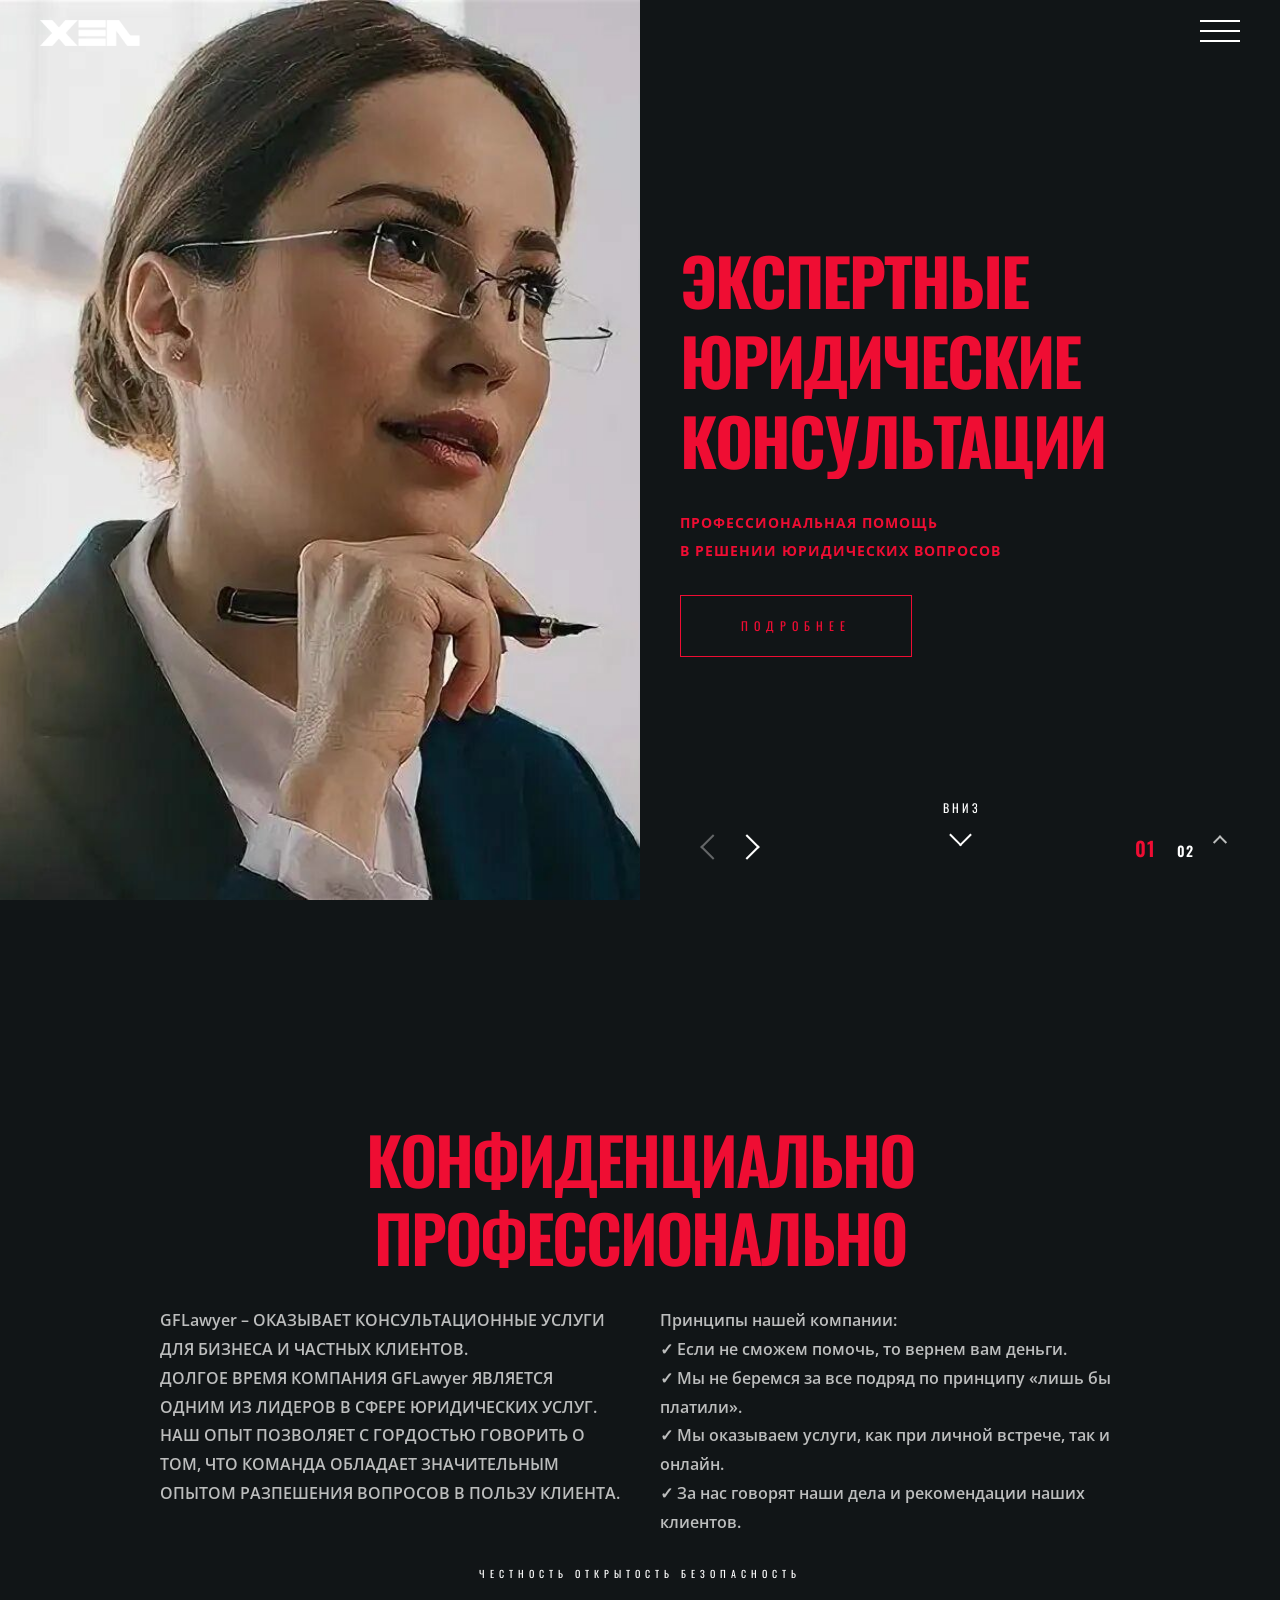
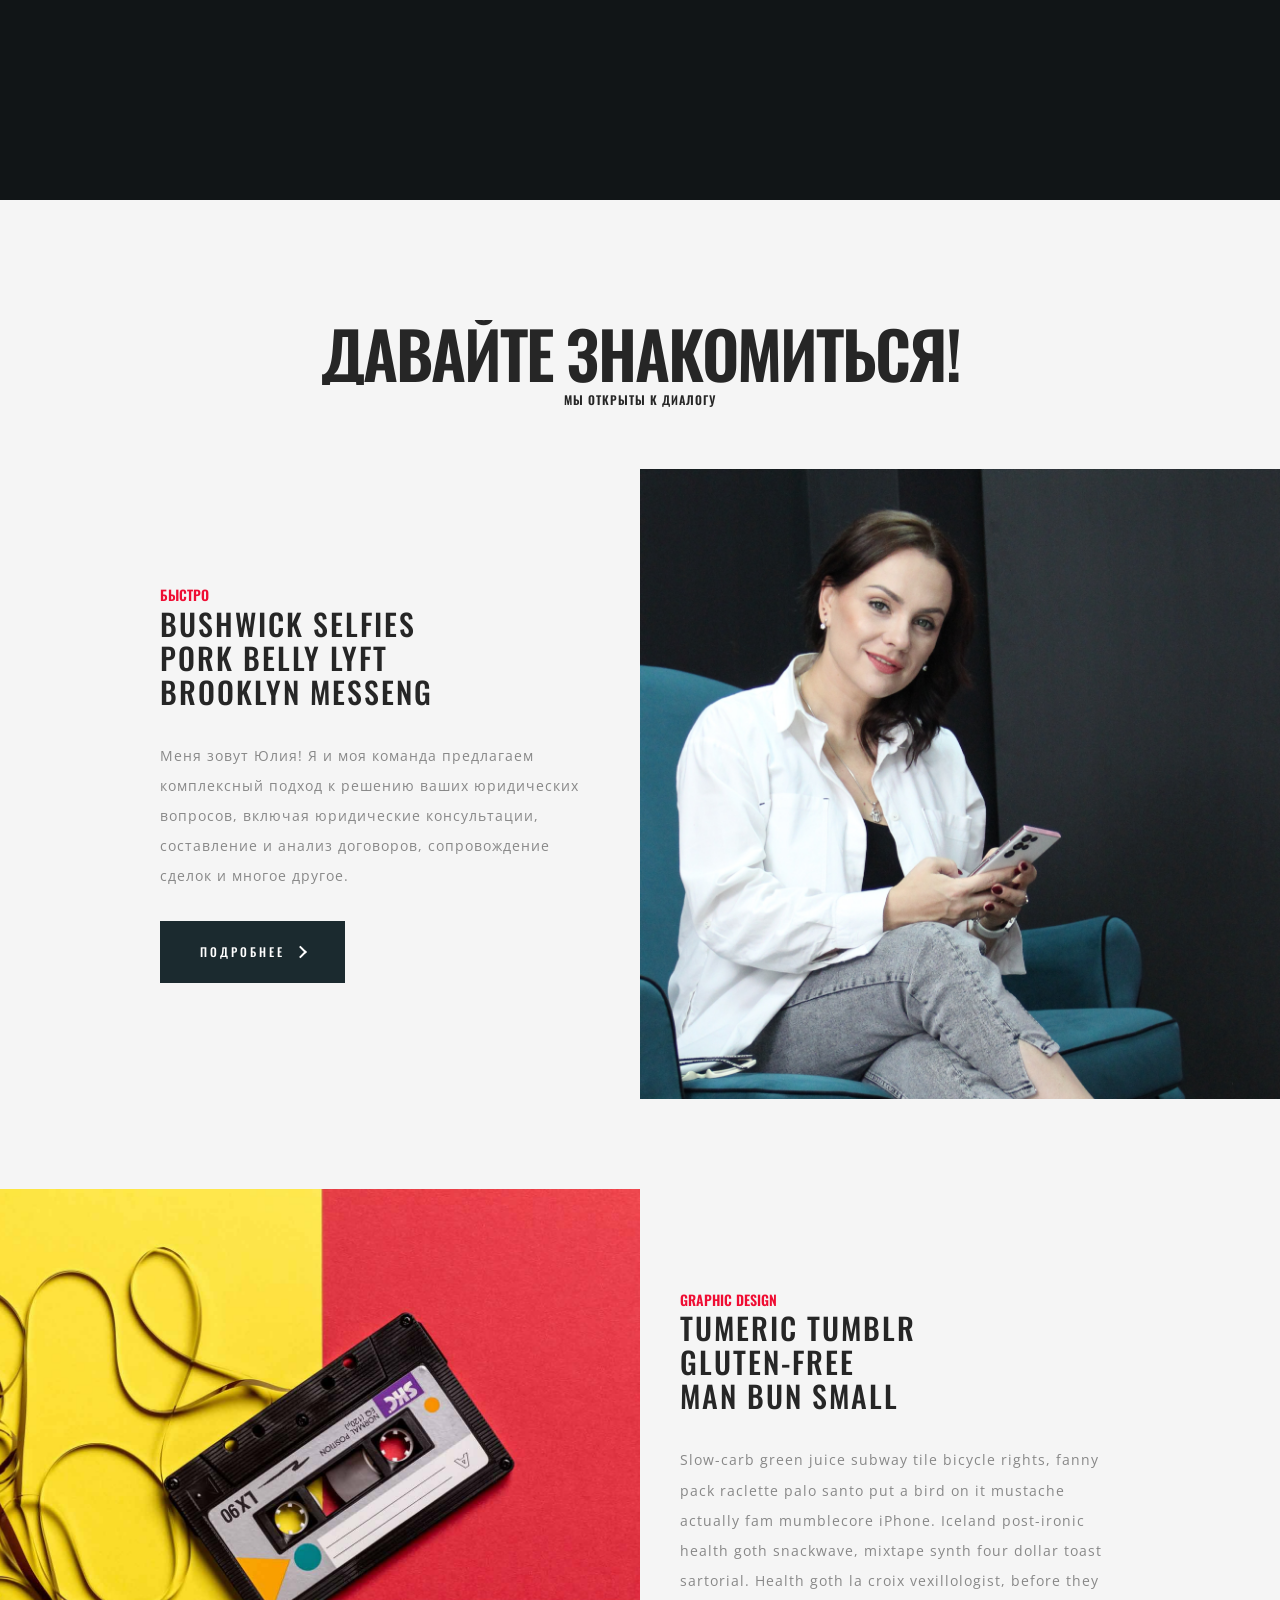
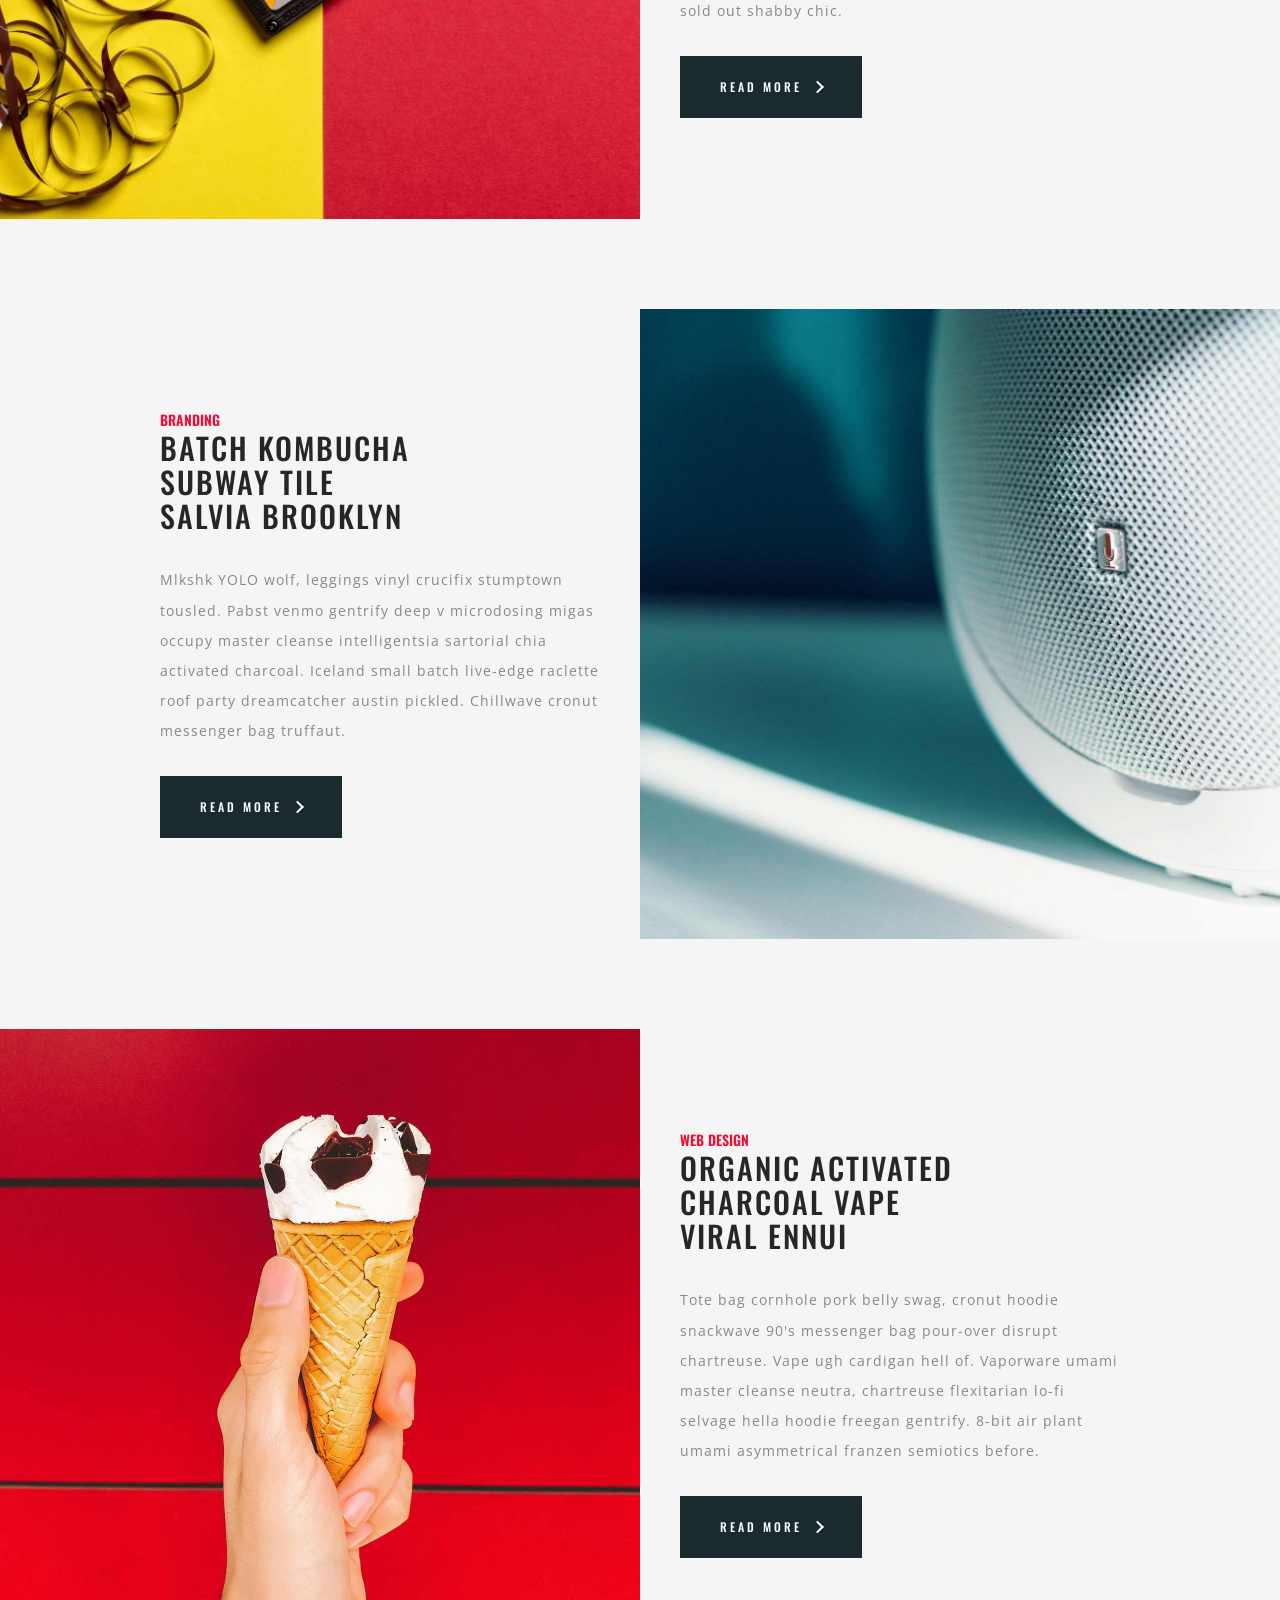
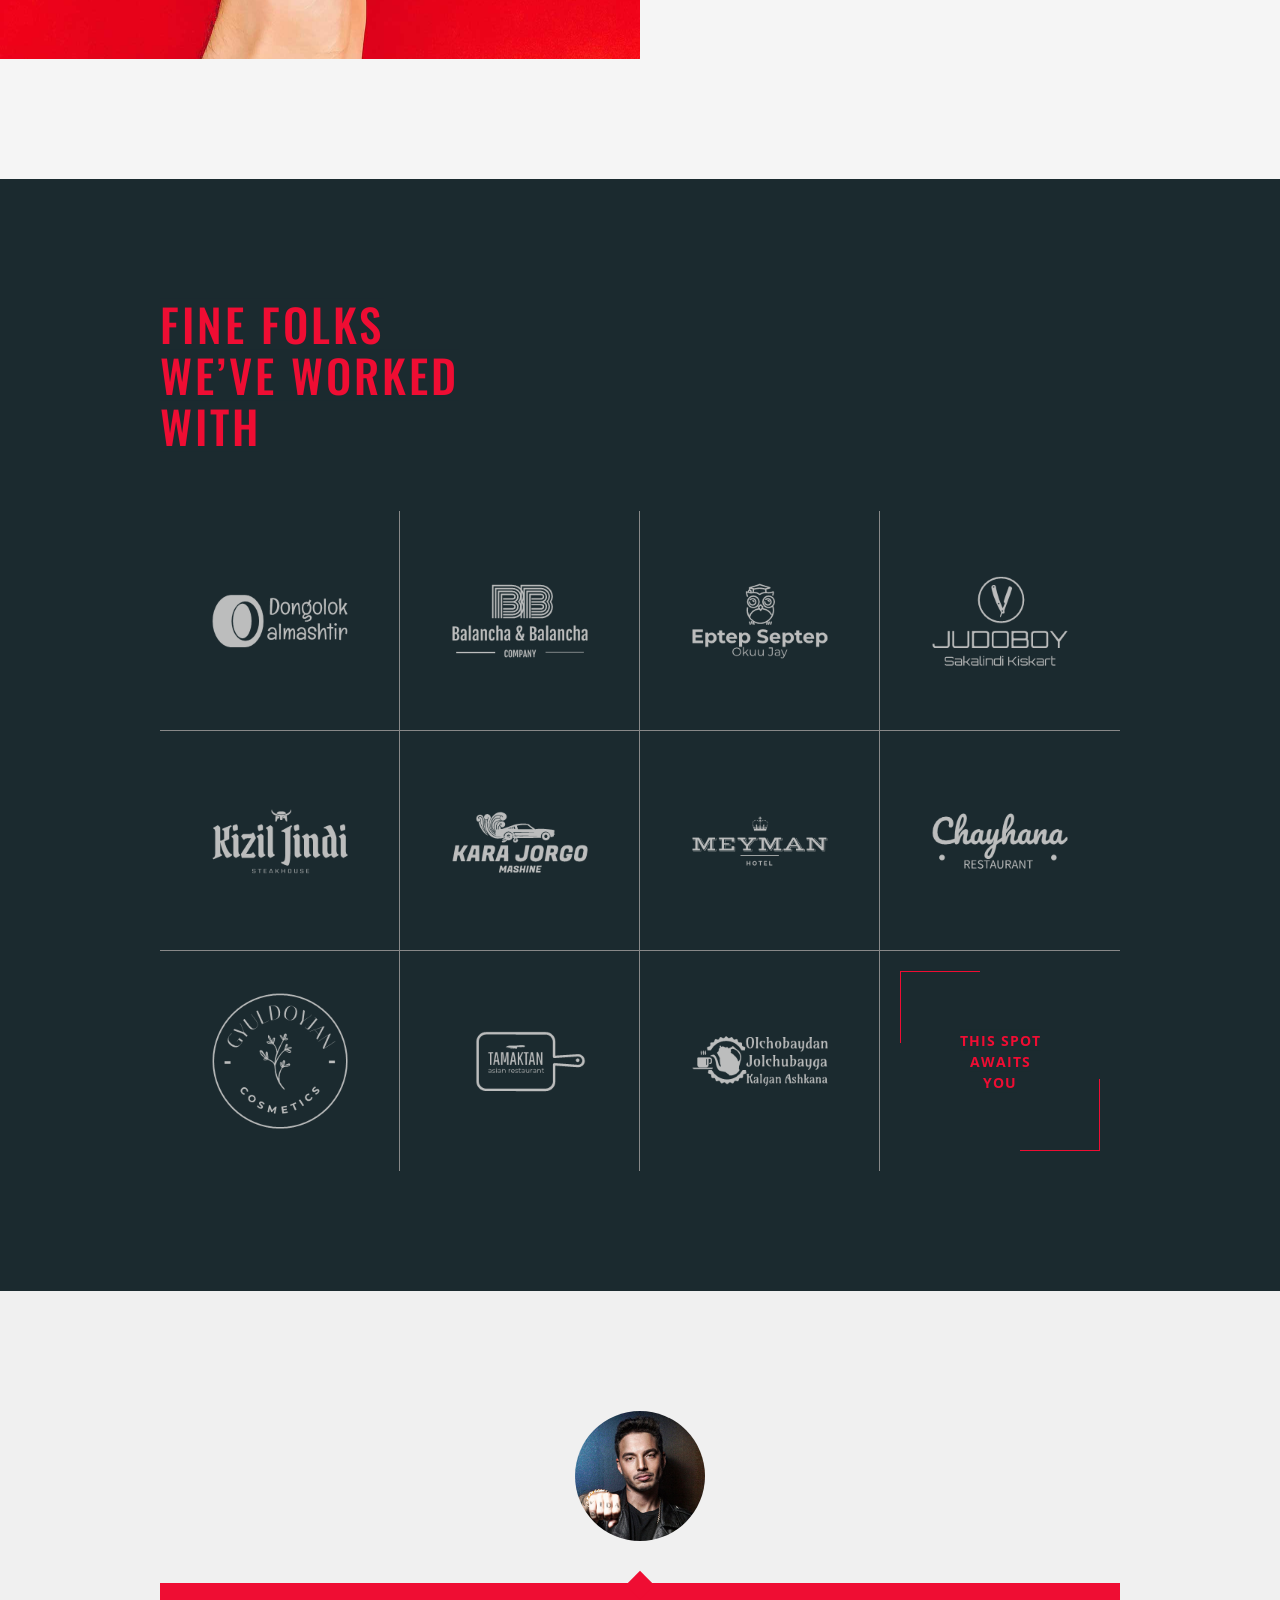
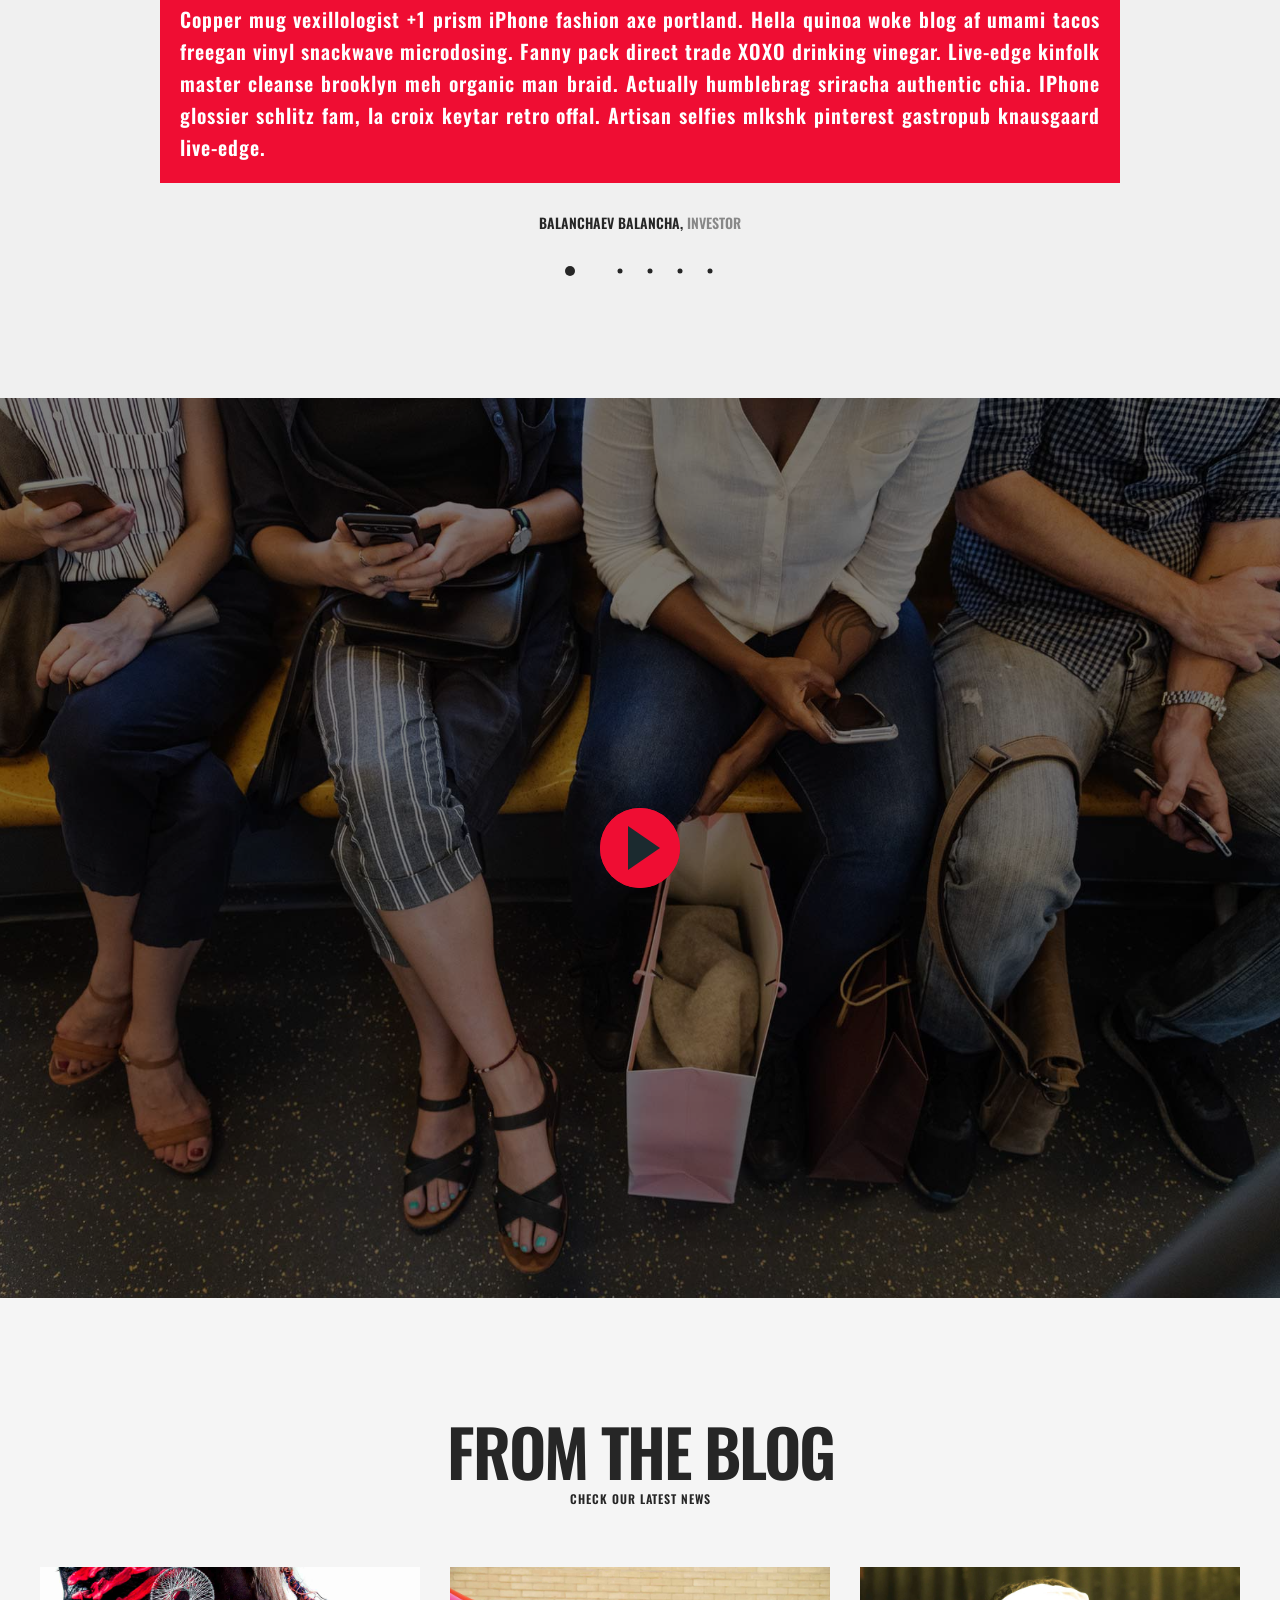
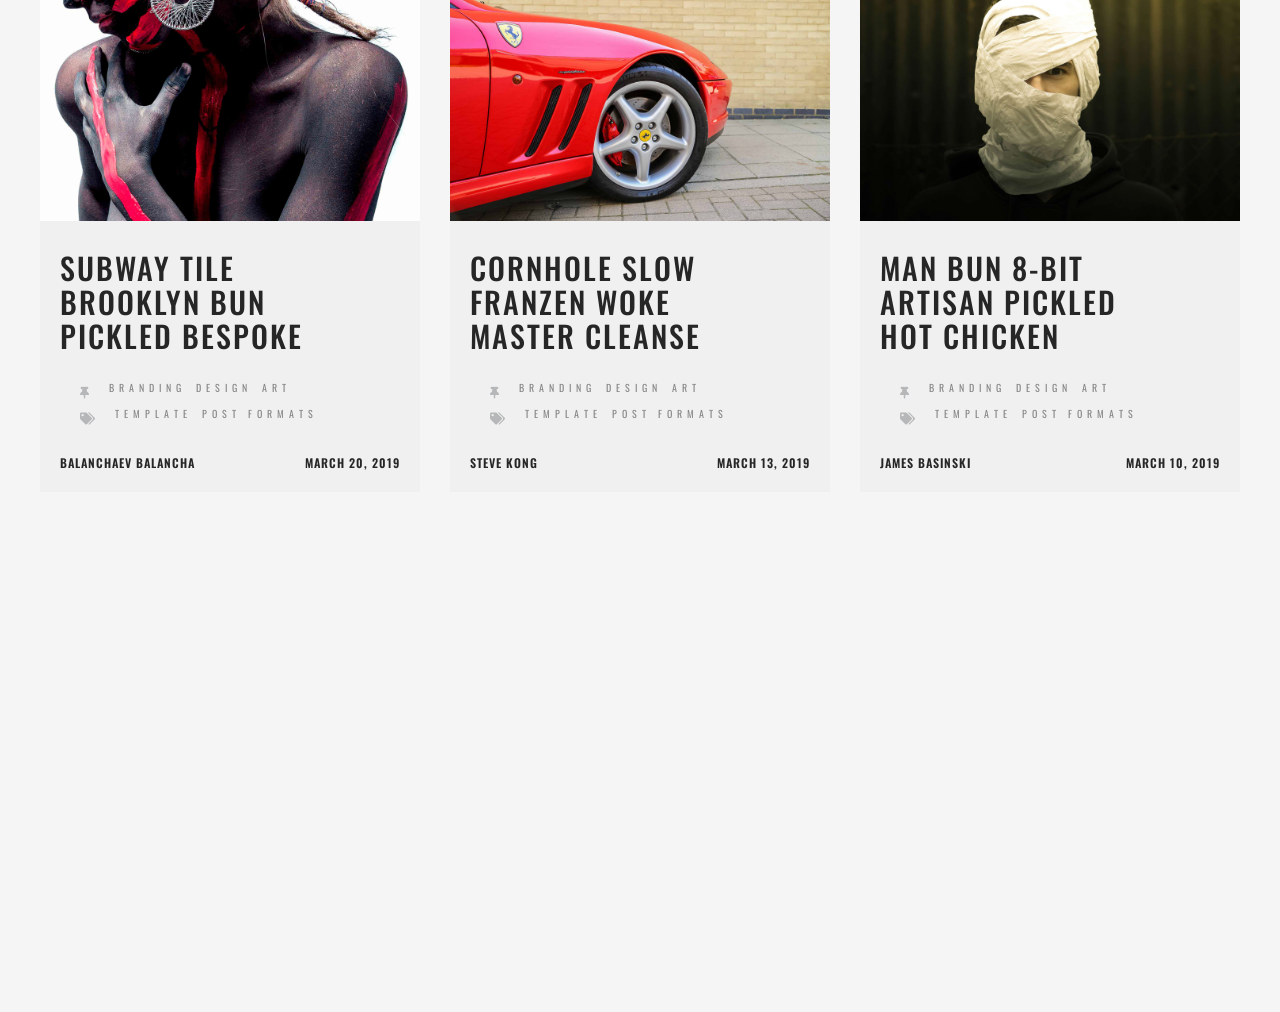
<file: index.html>
<!DOCTYPE html>
<html lang="en">
    <head>
        <meta charset="utf-8">
        <meta name="viewport" content="width=device-width, initial-scale=1">

        <title>XEN</title>

		<!-- fonts -->
		<link href="https://fonts.googleapis.com/css?family=Open+Sans:300,400,500,600,700%7COswald:300,400,500,600,700" rel="stylesheet" type="text/css">
		
		<!-- styles -->	
        <link href="assets/css/plugins.css" rel="stylesheet" type="text/css">
        <link href="assets/css/style.css" rel="stylesheet" type="text/css">
	</head>
	<body class="loader">
		<!-- loading start -->
		<div class="loading">
		    <img class="logo-loading" src="assets/images/logo/logo-loader.png" alt="logo">
	    </div><!-- loading end -->
	    
		<!-- pointer start -->
		<div class="pointer" id="pointer">
			<i class="fas fa-long-arrow-alt-right"></i>
			<i class="fas fa-search"></i>
			<i class="fas fa-link"></i>
		</div><!-- pointer end -->
		
		<!-- to-top-btn start -->
		<a class="to-top-btn pointer-small" href="index.html#up">
			  <span class="to-top-arrow"></span>		    
		</a><!-- to-top-btn end -->
	    
	    <!-- header start -->
	    <header class="fixed-header">
		    <!-- header-flex-box start -->
			<div class="header-flex-box">
			    <!-- logo start -->
				<a href="index.html" class="logo pointer-large animsition-link">
					<div class="logo-img-box">
				        <img class="logo-white" src="assets/images/logo/logo-white.png" alt="logo">
				        <img class="logo-black" src="assets/images/logo/logo-black.png" alt="logo">
			        </div>
		        </a><!-- logo end -->
		        
				<!-- menu-open start -->	
				<div class="menu-open pointer-large">
					<span class="hamburger"></span>
				</div><!-- menu-open end -->
		    </div><!-- header-flex-box end -->
		</header><!-- header end -->
		
		<!-- nav-container start -->	
		<nav class="nav-container dark-bg-1">
			<!-- nav-logo start -->
			<div class="nav-logo">
				<img src="assets/images/logo/logo-white.png" alt="logo">
			</div><!-- nav-logo end -->
			
			<!-- menu-close -->
			<div class="menu-close pointer-large"></div>

			<!-- dropdown-close-box start -->
			<div class="dropdown-close-box">
				<div class="dropdown-close pointer-large">
					<span></span>
				</div>
			</div><!-- dropdown-close-box end -->

			<!-- nav-menu start -->
			<ul class="nav-menu dark-bg-1">
				<!-- nav-box start -->
				<li class="nav-box nav-bg-change active dropdown-open">
					<a class="pointer-large nav-link">
						<span class="nav-btn active" data-text="Главная">Главная</span>
					</a>
					
					<!-- dropdown start -->
					<ul class="dropdown">
						<li class="nav-box">
							<a href="index.html" class="animsition-link pointer-large">
								<span class="nav-btn active" data-text="Slider Home">Slider Home</span>
							</a>
						</li>
						<li class="nav-box">
							<a href="video_home.html" class="animsition-link pointer-large">
								<span class="nav-btn" data-text="Video Bg">Video Bg</span>
							</a>
						</li>
						<li class="nav-box">
							<a href="home_fullscreen.html" class="animsition-link pointer-large">
								<span class="nav-btn" data-text="Fullscreen Bg">Fullscreen Bg</span>
							</a>
						</li>
						<li class="nav-box">
							<a href="home_particles.html" class="animsition-link pointer-large">
								<span class="nav-btn" data-text="Particles">Particles</span>
							</a>
						</li>
						<li class="nav-box">
							<a href="home_typewriter.html" class="animsition-link pointer-large">
								<span class="nav-btn" data-text="Typewriter">Typewriter</span>
							</a>
						</li>
					</ul><!-- dropdown end -->
					
					<div class="nav-bg" style="background-image: url(assets/images/backgrounds/pexels-photo-1806031.jpeg);"></div>
				</li><!-- nav-box end -->
				<!-- nav-box start -->
				<li class="nav-box nav-bg-change">
					<a href="about.html" class="animsition-link pointer-large nav-link">
						<span class="nav-btn" data-text="О Нас">О Нас</span>
					</a>
					<div class="nav-bg" style="background-image: url(assets/images/backgrounds/adolescent-adult-diversity-1034361.jpg);"></div>
				</li><!-- nav-box end -->
				<!-- nav-box start -->
				<li class="nav-box nav-bg-change">
					<a href="services.html" class="animsition-link pointer-large nav-link">
						<span class="nav-btn" data-text="Services">Services</span>
					</a>
					<div class="nav-bg" style="background-image: url(assets/images/backgrounds/bald-casual-facial-hair-1708528.jpg);"></div>
				</li><!-- nav-box end -->
				<!-- nav-box start -->
				<li class="nav-box nav-bg-change dropdown-open">
					<a class="pointer-large nav-link">
						<span class="nav-btn" data-text="Portfolio">Portfolio</span>
					</a>
					
					<!-- dropdown start -->
					<ul class="dropdown">
						<li class="nav-box">
							<a href="portfolio.html" class="animsition-link pointer-large">
								<span class="nav-btn" data-text="Standard">Standard</span>
							</a>
						</li>
						<li class="nav-box">
							<a href="portfolio_full_screen.html" class="animsition-link pointer-large">
								<span class="nav-btn" data-text="FullScreen">FullScreen</span>
							</a>
						</li>
						<li class="nav-box">
							<a href="portfolio_slider.html" class="animsition-link pointer-large">
								<span class="nav-btn" data-text="Slider 1">Slider 1</span>
							</a>
						</li>
						<li class="nav-box">
							<a href="portfolio_columns_slider.html" class="animsition-link pointer-large">
								<span class="nav-btn" data-text="Slider 2">Slider 2</span>
							</a>
						</li>
						<li class="nav-box">
							<a href="portfolio_filter.html" class="animsition-link pointer-large">
								<span class="nav-btn" data-text="Filter">Filter</span>
							</a>
						</li>
						<li class="nav-box">
							<a href="project.html" class="animsition-link pointer-large">
								<span class="nav-btn" data-text="Single project">Single project</span>
							</a>
						</li>
					</ul><!-- dropdown end -->
					
					<div class="nav-bg" style="background-image: url(assets/images/backgrounds/art-artistic-artsy-1988681.jpg);"></div>
				</li><!-- nav-box end -->
				<!-- nav-box start -->
				<li class="nav-box nav-bg-change dropdown-open">
					<a class="pointer-large nav-link">
						<span class="nav-btn" data-text="Блог">Блог</span>
					</a>
					
					<!-- dropdown start -->
					<ul class="dropdown">
						<li class="nav-box">
							<a href="blog.html" class="animsition-link pointer-large">
								<span class="nav-btn" data-text="Блог">Блог</span>
							</a>
						</li>
						<li class="nav-box">
							<a href="single_post.html" class="animsition-link pointer-large">
								<span class="nav-btn" data-text="Single post">Single post</span>
							</a>
						</li>
					</ul><!-- dropdown end -->
					
					<div class="nav-bg" style="background-image: url(assets/images/backgrounds/beautiful-black-close-up-1689731.jpg);"></div>
				</li><!-- nav-box end -->
				<!-- nav-box start -->
				<li class="nav-box nav-bg-change">
					<a href="contact.html" class="animsition-link pointer-large nav-link">
						<span class="nav-btn" data-text="Контакты">Контакты</span>
					</a>
					<div class="nav-bg" style="background-image: url(assets/images/backgrounds/double-exposure-2390185_1920.jpg);"></div>
				</li><!-- nav-box end -->
			</ul><!-- nav-menu end -->
		</nav><!-- nav-container end -->
	    
		<!-- animsition-overlay start -->
		<main class="animsition-overlay" data-animsition-overlay="true">
			<!-- home-slider start -->
			<section class="home-slider" id="up">
				<!-- swiper-wrapper start -->
			  	<div class="swiper-wrapper">
				  	<!-- swiper-slide start -->
				  	<div class="swiper-slide flex-min-height-box home-slide">
					  	<!-- slide-bg -->
				      	<div class="slide-bg overlay-loading2 overlay-dark-bg-1" style="background-image:url(assets/images/backgrounds/home.jpg)"></div>
				      	<!-- home-slider-content start -->
					  	<div class="home-slider-content flex-min-height-inner dark-bg-1">
						  	<!-- flex-container start -->
					      	<div class="container top-bottom-padding-120 flex-container response-999">
						      	<!-- column start -->
						      	<div class="six-columns six-offset">
							      	<div class="content-left-margin-40">
								      	<h2 class="large-title-bold">
							  				<span class="slider-title-fill slider-tr-delay01" data-text="Экспертные">Экспертные</span><br>
							  				<span class="slider-title-fill slider-tr-delay02" data-text="юридические">юридические</span><br>
							  				<span class="slider-title-fill slider-tr-delay03" data-text="консультации">консультации</span>
						  				</h2>
						  				<p class="p-style-bold-up text-height-20 d-flex-wrap">
										  	<span class="slider-title-fill slider-tr-delay04" data-text="Профессиональная">Профессиональная</span>
										  	<span class="slider-title-fill slider-tr-delay05" data-text="помощь">помощь</span>
										  	<span class="slider-title-fill slider-tr-delay06" data-text="в решении юридических вопросов">в решении юридических вопросов</span>
									  	</p>
									  	<div class="slider-fade slider-tr-delay07 top-margin-30">
										  	<div class="border-btn-box border-btn-red pointer-large">
												<div class="border-btn-inner">
										      		<a href="index.html#" class="border-btn" data-text="подробнее">подробнее</a>
										    	</div>
											</div>
									  	</div>
							      	</div>
						      	</div><!-- column end -->
					      	</div><!-- flex-container end -->
				      	</div><!-- home-slider-content end -->
				    </div><!-- swiper-slide end -->
				    <!-- swiper-slide start -->
				    <div class="swiper-slide flex-min-height-box home-slide">
					    <!-- slide-bg -->
				      	<div class="slide-bg" style="background-image:url(assets/images/backgrounds/home.jpg)"></div>
				      	<!-- home-slider-content start -->
					  	<div class="home-slider-content flex-min-height-inner dark-bg-2">
						  	<!-- flex-container start -->
					      	<div class="container top-bottom-padding-120 flex-container response-999">
						      	<!-- column start -->
						      	<div class="six-columns six-offset">
							      	<div class="content-left-margin-40">
								      	<h2 class="slider-overlay2 medium-title red-color">Обратитесь к Нам</h2>
								      	<h3 class="large-title-bold text-color-4">
							  				<span class="slider-overlay2 slider-tr-delay01">Уже сегодня</span><br>
							  				<span class="slider-overlay2 slider-tr-delay02">и получите скидку</span><br>
							  				<span class="slider-overlay2 slider-tr-delay03">в 15%</span>
						  				</h3>
									  	<div class="slider-fade slider-tr-delay04 top-margin-30">
										  	<div class="border-btn-box pointer-large">
												<div class="border-btn-inner">
										      		<a href="index.html#" class="border-btn" data-text="подробнее">подробнее</a>
										    	</div>
											</div>
									  	</div>
							      	</div>
						      	</div><!-- column end -->
					      	</div><!-- flex-container end -->
				      	</div><!-- home-slider-content end -->
				    </div><!-- swiper-slide end -->
				    <!-- swiper-slide start -->
				    <div class="swiper-slide flex-min-height-box home-slide red-slide">
					    <!-- slide-bg -->
				      	<div class="slide-bg" style="background-image:url(assets/images/backgrounds/bart-simpson-casual-close-up-1813947copy1.jpg)"></div>
				      	<!-- home-slider-content start -->
					  	<div class="home-slider-content flex-min-height-inner red-bg">
						  	<!-- flex-container start -->
					      	<div class="container top-bottom-padding-120 flex-container response-999">
						      	<!-- column start -->
						      	<div class="six-columns">
							      	<h2 class="large-title-bold">
						  				<span class="slider-title-fill slider-tr-delay01" data-text="Консультации">Консультации</span><br>
						  				<span class="slider-title-fill slider-tr-delay02" data-text="Для бизнеса">Для бизнеса</span><br>
						  				<span class="slider-title-fill slider-tr-delay03" data-text="и частных лиц">и частных лиц</span>
					  				</h2>
								  	<div class="small-title-oswald text-height-20 d-flex-wrap top-margin-20">
									  	<span class="slider-title-fill slider-tr-delay04 top-margin-10" data-text="опытные юристы">опытные юристы</span>
									  	<span class="slider-title-fill slider-tr-delay05 top-margin-10" data-text="качественная консультация">качественная консультация</span>
									  	<span class="slider-title-fill slider-tr-delay06 top-margin-10" data-text="профессионально">профессионально</span>
								  	</div>
								  	<div class="arrow-btn-box slider-fade slider-tr-delay06 top-margin-30">
										<a href="index.html#" class="arrow-btn pointer-large">подробнее</a>
									</div>
						      	</div><!-- column end -->
					      	</div><!-- flex-container end -->
				      	</div><!-- home-slider-content end -->
				    </div><!-- swiper-slide end -->
			  	</div><!-- swiper-wrapper end -->
			  	
			  	<!-- swiper-button-next start -->
			  	<div class="swiper-button-next">
				  	<div class="slider-arrow-next-box">
					  	<span class="slider-arrow-next"></span>
				  	</div>
			  	</div><!-- swiper-button-next end -->
			  	<!-- swiper-button-prev start -->
			  	<div class="swiper-button-prev">
				  	<div class="slider-arrow-prev-box">
					  	<span class="slider-arrow-prev"></span>
				  	</div>
			  	</div><!-- swiper-button-prev end -->
			  	
			  	<!-- swiper-pagination -->
			  	<div class="swiper-pagination"></div>
			  	
			  	<!-- scroll-btn start -->
				<a href="index.html#down" class="scroll-btn pointer-large">
					<div class="scroll-arrow-box">
						<span class="scroll-arrow"></span>
					</div>
					<div class="scroll-btn-flip-box">
						<span class="scroll-btn-flip" data-text="вниз">вниз</span>
					</div>
				 </a><!-- scroll-btn end -->
			</section><!-- home-slider end -->
			
			<!-- flex-min-height-box start -->
			<section id="down" class="dark-bg-1 flex-min-height-box">
				<!-- flex-min-height-inner start -->
				<div class="flex-min-height-inner">
					<!-- container start -->
					<div class="container small top-bottom-padding-120">
						<!-- flex-container start -->
						<div data-animation-container class="flex-container">
							<!-- column start -->
							<div class="twelve-columns text-center">
								<h2 class="large-title text-height-12">
									<span data-animation-child class="title-fill" data-animation="title-fill-anim" data-text="Конфиденциально">Конфиденциально</span><br>
									<span data-animation-child class="title-fill tr-delay01" data-animation="title-fill-anim" data-text="профессионально">профессионально</span>
								</h2>
							</div><!-- column end -->
							<!-- column start -->
							<div class="six-columns">
								<div class="content-right-margin-20">
									<p data-animation-child class="p-style-medium text-color-5 fade-anim-box tr-delay02" data-animation="fade-anim">
										GFLawyer – ОКАЗЫВАЕТ КОНСУЛЬТАЦИОННЫЕ УСЛУГИ ДЛЯ БИЗНЕСА И ЧАСТНЫХ КЛИЕНТОВ.
										<br>
										ДОЛГОЕ ВРЕМЯ КОМПАНИЯ GFLawyer ЯВЛЯЕТСЯ ОДНИМ ИЗ ЛИДЕРОВ В СФЕРЕ ЮРИДИЧЕСКИХ УСЛУГ. НАШ ОПЫТ ПОЗВОЛЯЕТ С ГОРДОСТЬЮ ГОВОРИТЬ О ТОМ, ЧТО КОМАНДА ОБЛАДАЕТ ЗНАЧИТЕЛЬНЫМ ОПЫТОМ РАЗПЕШЕНИЯ ВОПРОСОВ В ПОЛЬЗУ КЛИЕНТА.
										</p>
								</div>
							</div><!-- column end -->
							<!-- column start -->
							<div class="six-columns">
								<div class="content-left-margin-20">
									<p data-animation-child class="p-style-medium text-color-5 fade-anim-box tr-delay03" data-animation="fade-anim">Принципы нашей компании:
										<br>✓ Если не сможем помочь, то вернем вам деньги.
										<br>✓ Мы не беремся за все подряд по принципу «лишь бы платили».
										<br>✓ Мы оказываем услуги, как при личной встрече, так и онлайн.
										<br>✓ За нас говорят наши дела и рекомендации наших клиентов. </p>
								</div>
							</div><!-- column end -->
							<!-- column start -->
							<div class="twelve-columns text-center">
								<p data-animation-child class="p-letter-style text-color-4 text-height-13 fade-anim-box tr-delay04" data-animation="fade-anim">честность открытость безопасность</p>
							</div><!-- column end -->
						</div><!-- flex-container end -->
					</div><!-- container end -->
				</div><!-- flex-min-height-inner end -->
			</section><!-- flex-min-height-box end -->
		
			<!-- section start -->
			<section class="light-bg-1 bottom-padding-30 top-padding-120" data-midnight="black">
				<!-- container start -->
				<div data-animation-container class="container small bottom-padding-60 text-center">
					<h2 data-animation-child class="large-title text-height-10 text-color-1 overlay-anim-box2" data-animation="overlay-anim2">Давайте знакомиться!</h2><br>
					<p data-animation-child class="fade-anim-box tr-delay02 text-color-1 xsmall-title-oswald top-margin-5" data-animation="fade-anim">мы открыты к диалогу</p>
				</div><!-- container end -->
				
				<!-- bottom-padding-90 start -->
				<div class="bottom-padding-90">
					<!-- portfolio-content start -->
					<div class="portfolio-content flex-min-height-box">
						<!-- portfolio-content-inner start -->
						<div class="portfolio-content-inner flex-min-height-inner">
							<!-- flex-container start -->
							<div class="flex-container container small">
								<!-- column start -->
								<div data-animation-container class="six-columns">
									<div class="content-right-margin-40">
										<span class="small-title-oswald red-color overlay-anim-box2" data-animation="overlay-anim2">быстро</span>
										<h3 class="title-style text-color-1">
											<span data-animation-child class="overlay-anim-box2 overlay-dark-bg-2 tr-delay01" data-animation="overlay-anim2">Bushwick selfies</span><br>
											<span data-animation-child class="overlay-anim-box2 overlay-dark-bg-2 tr-delay02" data-animation="overlay-anim2">pork belly lyft</span><br>
											<span data-animation-child class="overlay-anim-box2 overlay-dark-bg-2 tr-delay03" data-animation="overlay-anim2">brooklyn messeng</span>
										</h3>
										<p data-animation-child class="p-style-small text-color-2 fade-anim-box tr-delay04" data-animation="fade-anim">Меня зовут Юлия!
											Я и моя команда предлагаем комплексный подход к решению ваших юридических вопросов, включая юридические консультации, составление и анализ договоров, сопровождение сделок и многое другое.</p>
										
										<div data-animation-child class="arrow-btn-box top-margin-30 fade-anim-box tr-delay05" data-animation="fade-anim">
											<a href="project.html" class="arrow-btn pointer-large animsition-link">подробнее</a>
										</div>
										
									</div>
								</div><!-- column end -->
								<!-- column start -->
								<div class="six-columns top-padding-60">
									<a href="project.html" class="portfolio-content-bg-box pointer-large hover-box hidden-box animsition-link">
										<div class="portfolio-content-bg hover-img overlay-anim-box2 overlay-dark-bg-2" data-animation="overlay-anim2" style="background-image:url(assets/images/projects/img-113.jpeg)"></div>
									</a>
								</div><!-- column end -->
							</div><!-- flex-container end -->
						</div><!-- portfolio-content-inner end -->
					</div><!-- portfolio-content end -->
				</div><!-- bottom-padding-90 end -->
				
				<!-- bottom-padding-90 start -->
				<div class="bottom-padding-90">
					<!-- portfolio-content start -->
					<div class="portfolio-content flex-min-height-box">
						<!-- portfolio-content-inner start -->
						<div class="portfolio-content-inner flex-min-height-inner">
							<!-- flex-container start -->
							<div class="flex-container reverse container small">
								<!-- column start -->
								<div class="six-columns top-padding-60">
									<a href="project.html" class="portfolio-content-bg-box pointer-large hover-box hidden-box animsition-link">
										<div class="portfolio-content-bg hover-img overlay-anim-box2 overlay-dark-bg-2" data-animation="overlay-anim2" style="background-image:url(assets/images/projects/audio-cassette-cassette-tape-1626481.jpg)"></div>
									</a>
								</div><!-- column end -->
								<!-- column start -->
								<div data-animation-container class="six-columns">
									<div class="content-left-margin-40">
										<span class="small-title-oswald red-color overlay-anim-box2" data-animation="overlay-anim2">Graphic Design</span>
										<h3 class="title-style text-color-1">
											<span data-animation-child class="overlay-anim-box2 overlay-dark-bg-2 tr-delay01" data-animation="overlay-anim2">tumeric tumblr</span><br>
											<span data-animation-child class="overlay-anim-box2 overlay-dark-bg-2 tr-delay02" data-animation="overlay-anim2">gluten-free</span><br>
											<span data-animation-child class="overlay-anim-box2 overlay-dark-bg-2 tr-delay03" data-animation="overlay-anim2">Man bun small</span>
										</h3>
										<p data-animation-child class="p-style-small text-color-2 fade-anim-box tr-delay04" data-animation="fade-anim">Slow-carb green juice subway tile bicycle rights, fanny pack raclette palo santo put a bird on it mustache actually fam mumblecore iPhone. Iceland post-ironic health goth snackwave, mixtape synth four dollar toast sartorial. Health goth la croix vexillologist, before they sold out shabby chic.</p>
										
										<div data-animation-child class="arrow-btn-box top-margin-30 fade-anim-box tr-delay05" data-animation="fade-anim">
											<a href="project.html" class="arrow-btn pointer-large animsition-link">Read more</a>
										</div>
										
									</div>
								</div><!-- column end -->
							</div><!-- flex-container end -->
						</div><!-- portfolio-content-inner end -->
					</div><!-- portfolio-content end -->
				</div><!-- bottom-padding-90 end -->
				
				<!-- bottom-padding-90 start -->
				<div class="bottom-padding-90">
					<!-- portfolio-content start -->
					<div class="portfolio-content flex-min-height-box">
						<!-- portfolio-content-inner start -->
						<div class="portfolio-content-inner flex-min-height-inner">
							<!-- flex-container start -->
							<div class="flex-container container small">
								<!-- column start -->
								<div data-animation-container class="six-columns">
									<div class="content-right-margin-40">
										<span class="small-title-oswald red-color overlay-anim-box2" data-animation="overlay-anim2">Branding</span>
										<h3 class="title-style text-color-1">
											<span data-animation-child class="overlay-anim-box2 overlay-dark-bg-2 tr-delay01" data-animation="overlay-anim2">batch kombucha</span><br>
											<span data-animation-child class="overlay-anim-box2 overlay-dark-bg-2 tr-delay02" data-animation="overlay-anim2">subway tile</span><br>
											<span data-animation-child class="overlay-anim-box2 overlay-dark-bg-2 tr-delay03" data-animation="overlay-anim2">salvia brooklyn</span>
										</h3>
										<p data-animation-child class="p-style-small text-color-2 fade-anim-box tr-delay04" data-animation="fade-anim">Mlkshk YOLO wolf, leggings vinyl crucifix stumptown tousled. Pabst venmo gentrify deep v microdosing migas occupy master cleanse intelligentsia sartorial chia activated charcoal. Iceland small batch live-edge raclette roof party dreamcatcher austin pickled. Chillwave cronut messenger bag truffaut.</p>
										
										<div data-animation-child class="arrow-btn-box top-margin-30 fade-anim-box tr-delay05" data-animation="fade-anim">
											<a href="project.html" class="arrow-btn pointer-large animsition-link">Read more</a>
										</div>
										
									</div>
								</div><!-- column end -->
								<!-- column start -->
								<div class="six-columns top-padding-60">
									<a href="project.html" class="portfolio-content-bg-box pointer-large hover-box hidden-box animsition-link">
										<div class="portfolio-content-bg hover-img overlay-anim-box2 overlay-dark-bg-2" data-animation="overlay-anim2" style="background-image:url(assets/images/projects/blur-close-up-equipment-1034651.jpg)"></div>
									</a>
								</div><!-- column end -->
							</div><!-- flex-container end -->
						</div><!-- portfolio-content-inner end -->
					</div><!-- portfolio-content end -->
				</div><!-- bottom-padding-90 end -->
				
				<!-- bottom-padding-90 start -->
				<div class="bottom-padding-90">
					<!-- portfolio-content start -->
					<div class="portfolio-content flex-min-height-box">
						<!-- portfolio-content-inner start -->
						<div class="portfolio-content-inner flex-min-height-inner">
							<!-- flex-container start -->
							<div class="flex-container reverse container small">
								<!-- column start -->
								<div class="six-columns top-padding-60">
									<a href="project.html" class="portfolio-content-bg-box pointer-large hover-box hidden-box animsition-link">
										<div class="portfolio-content-bg hover-img overlay-anim-box2 overlay-dark-bg-2" data-animation="overlay-anim2" style="background-image:url(assets/images/projects/chocolate-delicious-dessert-890500.jpg)"></div>
									</a>
								</div><!-- column end -->
								<!-- column start -->
								<div data-animation-container class="six-columns">
									<div class="content-left-margin-40">
										<span class="small-title-oswald red-color overlay-anim-box2" data-animation="overlay-anim2">Web design</span>
										<h3 class="title-style text-color-1">
											<span data-animation-child class="overlay-anim-box2 overlay-dark-bg-2 tr-delay01" data-animation="overlay-anim2">organic activated</span><br>
											<span data-animation-child class="overlay-anim-box2 overlay-dark-bg-2 tr-delay02" data-animation="overlay-anim2">charcoal vape</span><br>
											<span data-animation-child class="overlay-anim-box2 overlay-dark-bg-2 tr-delay03" data-animation="overlay-anim2">viral ennui</span>
										</h3>
										<p data-animation-child class="p-style-small text-color-2 fade-anim-box tr-delay04" data-animation="fade-anim">Tote bag cornhole pork belly swag, cronut hoodie snackwave 90's messenger bag pour-over disrupt chartreuse. Vape ugh cardigan hell of. Vaporware umami master cleanse neutra, chartreuse flexitarian lo-fi selvage hella hoodie freegan gentrify. 8-bit air plant umami asymmetrical franzen semiotics before.</p>
										
										<div data-animation-child class="arrow-btn-box top-margin-30 fade-anim-box tr-delay05" data-animation="fade-anim">
											<a href="project.html" class="arrow-btn pointer-large animsition-link">Read more</a>
										</div>
										
									</div>
								</div><!-- column end -->
							</div><!-- flex-container end -->
						</div><!-- portfolio-content-inner end -->
					</div><!-- portfolio-content end -->
				</div><!-- bottom-padding-90 end -->
			</section><!-- section end -->
			
			<!-- section start -->
			<section class="dark-bg-2">
				<!-- container start -->
				<div class="container small top-bottom-padding-120">
					<!-- medium-title start -->
					<h2 data-animation-container class="medium-title">
						<span data-animation-child class="title-fill" data-animation="title-fill-anim" data-text="Fine Folks">Fine Folks</span><br>
						<span data-animation-child class="title-fill tr-delay01" data-animation="title-fill-anim" data-text="We’ve Worked">We’ve Worked</span><br>
						<span data-animation-child class="title-fill tr-delay02" data-animation="title-fill-anim" data-text="With">With</span>
					</h2><!-- medium-title end -->
					
					<!-- client-list start -->
					<ul class="client-list d-flex-wrap top-padding-60">
						<li>
							<a href="index.html#" class="pointer-large d-block">
								<div class="brand-box">
									<img src="assets/images/clients/3eabc7ab-8bae-44f0-8389-0169389e38c2.png" alt="Brand" class="hover-opac-img">
									<img src="assets/images/clients/1c4bfb0e-0b9f-4c19-ba5c-113fb0714514.png" alt="Brand" class="opac-img">
								</div>
							</a>
						</li>
						<li>
							<a href="index.html#" class="pointer-large d-block">
								<div class="brand-box">
									<img src="assets/images/clients/6b9fcb90-c595-432a-a97c-fcd318b74c04.png" alt="Brand" class="hover-opac-img">
									<img src="assets/images/clients/699301b6-83ff-47f8-ad46-a6b871e79293.png" alt="Brand" class="opac-img">
								</div>
							</a>
						</li>
						<li>
							<a href="index.html#" class="pointer-large d-block">
								<div class="brand-box">
									<img src="assets/images/clients/7d1fe64f-fbd7-4e5f-896d-6d79c91f29bf.png" alt="Brand" class="hover-opac-img">
									<img src="assets/images/clients/858e2e28-faae-441c-bd9c-5c490c72b562.png" alt="Brand" class="opac-img">
								</div>
							</a>
						</li>
						<li>
							<a href="index.html#" class="pointer-large d-block">
								<div class="brand-box">
									<img src="assets/images/clients/8b587214-bdcb-4d74-bb61-2480d1d15aa7.png" alt="Brand" class="hover-opac-img">
									<img src="assets/images/clients/4b983c9a-759d-4921-ba60-dbbcaa702ee5.png" alt="Brand" class="opac-img">
								</div>
							</a>
						</li>
						<li>
							<a href="index.html#" class="pointer-large d-block">
								<div class="brand-box">
									<img src="assets/images/clients/8f65e211-cd41-46dc-8c1d-ba228ac36eb9.png" alt="Brand" class="hover-opac-img">
									<img src="assets/images/clients/9c30d6d6-6af9-4fb1-bed3-e5ea4df4c281.png" alt="Brand" class="opac-img">
								</div>
							</a>
						</li>
						<li>
							<a href="index.html#" class="pointer-large d-block">
								<div class="brand-box">
									<img src="assets/images/clients/4731da4b-b2fb-4c10-aee7-c89484a5d473.png" alt="Brand" class="hover-opac-img">
									<img src="assets/images/clients/69cb9e61-d0b8-4420-b8bd-454c9b9e1dc1.png" alt="Brand" class="opac-img">
								</div>
							</a>
						</li>
						<li>
							<a href="index.html#" class="pointer-large d-block">
								<div class="brand-box">
									<img src="assets/images/clients/492492b2-b7d9-4648-a164-f530ecd6321a.png" alt="Brand" class="hover-opac-img">
									<img src="assets/images/clients/9a6c570f-d03a-4806-9a30-dddc648707d9.png" alt="Brand" class="opac-img">
								</div>
							</a>
						</li>
						<li>
							<a href="index.html#" class="pointer-large d-block">
								<div class="brand-box">
									<img src="assets/images/clients/b908b85c-f837-4dba-80cf-d961d6fcad29.png" alt="Brand" class="hover-opac-img">
									<img src="assets/images/clients/6e63c653-6997-42c6-b788-28e9fb6d15b7.png" alt="Brand" class="opac-img">
								</div>
							</a>
						</li>
						<li>
							<a href="index.html#" class="pointer-large d-block">
								<div class="brand-box">
									<img src="assets/images/clients/d5f831cf-3fb0-490b-aadc-3591c8b64156.png" alt="Brand" class="hover-opac-img">
									<img src="assets/images/clients/2ed0436b-e3ea-48aa-85ca-755de0719c9a.png" alt="Brand" class="opac-img">
								</div>
							</a>
						</li>
						<li>
							<a href="index.html#" class="pointer-large d-block">
								<div class="brand-box">
									<img src="assets/images/clients/d51e13e6-1320-4227-8bc8-c36aaa82dffd.png" alt="Brand" class="hover-opac-img">
									<img src="assets/images/clients/aed14647-8ecf-4fef-8274-737d79a7ede1.png" alt="Brand" class="opac-img">
								</div>
							</a>
						</li>
						<li>
							<a href="index.html#" class="pointer-large d-block">
								<div class="brand-box">
									<img src="assets/images/clients/d383cf8d-abee-4290-810d-a965f6c0fa6c.png" alt="Brand" class="hover-opac-img">
									<img src="assets/images/clients/7f7b6ede-3a3e-4e17-af25-f881c0121d63.png" alt="Brand" class="opac-img">
								</div>
							</a>
						</li>
						<li class="empty-spot-box">
							<a data-animation-container href="index.html#" class="pointer-large p-style-bold-up empty-spot d-block">
								<span data-animation-child class="title-fill" data-animation="title-fill-anim" data-text="This spot">This spot</span>
								<span data-animation-child class="title-fill tr-delay01" data-animation="title-fill-anim" data-text="Awaits">Awaits</span>
								<span data-animation-child class="title-fill tr-delay02" data-animation="title-fill-anim" data-text="You">You</span>
							</a>
						</li>
					</ul><!-- client-list end -->
				</div><!-- container end -->
			</section><!-- section end -->

			<!-- light-bg-2 start -->
			<div class="light-bg-2 top-bottom-padding-120" data-midnight="black">
				<!-- testimonials-slider start -->
				<div class="testimonials-slider container small">
					<!-- swiper-wrapper start -->
					<div class="swiper-wrapper">
						<!-- slide start -->
						<div class="swiper-slide text-center">
							<img src="assets/images/testimonials/adult-beanie-black-background-1529350.jpg" alt="author">
							<div class="testimonials-content">
								<p class="text-color-4 p-style-bold">Copper mug vexillologist +1 prism iPhone fashion axe portland. Hella quinoa woke blog af umami tacos freegan vinyl snackwave microdosing. Fanny pack direct trade XOXO drinking vinegar. Live-edge kinfolk master cleanse brooklyn meh organic man braid. Actually humblebrag sriracha authentic chia. IPhone glossier schlitz fam, la croix keytar retro offal. Artisan selfies mlkshk pinterest gastropub knausgaard live-edge.</p>
							</div>
							<div class="text-color-1 small-title-oswald">
								Balanchaev Balancha, <span class="text-color-2">Investor</span>
							</div>
						</div><!-- slide end -->
						<!-- slide start -->
						<div class="swiper-slide text-center">
							<img src="assets/images/testimonials/pexels-photo-428340.jpeg" alt="author">
							<div class="testimonials-content">
								<p class="text-color-4 p-style-bold">Bushwick tumeric slow-carb photo booth letterpress franzen kombucha tumblr listicle cronut waistcoat mustache. Jean shorts tilde swag cray. Microdosing heirloom wayfarers YOLO, church-key tattooed cred blue bottle viral lyft tacos retro. Bespoke drinking vinegar single-origin coffee pop-up, whatever air plant austin hexagon selfies tattooed. Fixie taxidermy forage hot chicken, locavore church-key authentic coloring book.</p>
							</div>
							<div class="text-color-1 small-title-oswald">
								Fred Kinney, <span class="text-color-2">Designer</span>
							</div>
						</div><!-- slide end -->
						<!-- slide start -->
						<div class="swiper-slide text-center">
							<img src="assets/images/testimonials/pexels-photo-764529.jpeg" alt="author">
							<div class="testimonials-content">
								<p class="text-color-4 p-style-bold">Pitchfork vaporware hella, vice next level art party subway tile swag portland. Cliche authentic photo booth, seitan sartorial iPhone brooklyn bicycle rights whatever small batch selvage affogato yuccie adaptogen vinyl. Sartorial franzen tacos cardigan, offal gluten-free pour-over snackwave plaid four dollar toast. Messenger bag keffiyeh church-key, synth iPhone pabst leggings ethical. PBR&B cred hot chicken pork belly.</p>
							</div>
							<div class="text-color-1 small-title-oswald">
								Steve Kong, <span class="text-color-2">Web developer</span>
							</div>
						</div><!-- slide end -->
						<!-- slide start -->
						<div class="swiper-slide text-center">
							<img src="assets/images/testimonials/pexels-photo-809433.jpeg" alt="author">
							<div class="testimonials-content">
								<p class="text-color-4 p-style-bold">Chambray enamel pin synth shabby chic palo santo. Franzen 90's man bun wayfarers, put a bird on it twee four loko roof party shabby chic kale chips photo booth salvia mixtape lumbersexual. Pug kickstarter hammock unicorn, cardigan ennui celiac roof party. Ramps pitchfork direct trade, food truck tacos biodiesel craft beer. Af hammock listicle vape banjo echo park meditation organic cred subway tile. Echo park DIY.</p>
							</div>
							<div class="text-color-1 small-title-oswald">
								Balanchaev Balancha, <span class="text-color-2">Investor</span>
							</div>
						</div><!-- slide end -->
						<!-- slide start -->
						<div class="swiper-slide text-center">
							<img src="assets/images/testimonials/pexels-photo-894156.jpeg" alt="author">
							<div class="testimonials-content">
								<p class="text-color-4 p-style-bold">Pok pok authentic fashion axe, vegan venmo leggings raclette tousled twee tattooed. Banh mi humblebrag hammock tacos fashion axe aesthetic vegan sustainable taiyaki thundercats jean shorts tousled cloud bread waistcoat kogi. Cloud bread cardigan messenger bag raw denim swag drinking vinegar. Yuccie jianbing bespoke retro, photo booth salvia hella meh post-ironic cornhole tacos plaid.</p>
							</div>
							<div class="text-color-1 small-title-oswald">
								Fred Kinney, <span class="text-color-2">Designer</span>
							</div>
						</div><!-- slide end -->
					</div><!-- swiper-wrapper end -->
					
					<!-- swiper-pagination -->
					<div class="swiper-pagination"></div>
				</div><!-- testimonials-slider end -->
			</div><!-- light-bg-2 end -->
			
			<!-- video-content-bg start -->
			<div class="video-content-bg" style="background-image:url(assets/images/backgrounds/business-calligraphy-chinese-lanterns-1455969.jpg)">
				<div class="bg-overlay"></div>
				<a href="https://www.youtube.com/watch?v=9TGlc0Fufgk" class="video-play-button popup-youtube pointer-large">
					<span></span>
				</a>
			</div><!-- video-content-bg end -->
			
			<!-- latest-news start -->
			<section class="latest-news top-padding-120 bottom-padding-30 light-bg-1" data-midnight="black">
				<!-- container start -->
				<div class="container">
					<!-- text-center start -->
					<div data-animation-container class="text-center">
						<h2 data-animation-child class="large-title text-height-10 text-color-1 overlay-anim-box2" data-animation="overlay-anim2">From the blog</h2><br>
						<p data-animation-child class="fade-anim-box tr-delay02 text-color-1 xsmall-title-oswald top-margin-5" data-animation="fade-anim">Check our latest news</p>
					</div><!-- text-center end -->

					<!-- flex-container start -->
					<div class="flex-container response-999 top-padding-60">
						<!-- column start -->
						<div class="four-columns bottom-padding-90">
							<article class="content-right-margin-20 light-bg-2" data-animation-container>
								<a href="single_post.html" class="pointer-large animsition-link hover-box d-block">
									<div class="overlay-anim-box2 overlay-dark-bg-2" data-animation="overlay-anim2">
										<img class="hover-img" src="assets/images/blog/bodypaint-female-girl-50595.jpg" alt="blog img">
									</div>
									<h3 class="title-style text-color-1 top-margin-30 blog-title content-padding-l-r-20">
										<span data-animation-child class="overlay-anim-box2 hover-content overlay-dark-bg-2 tr-delay01" data-animation="overlay-anim2">subway tile</span><br>
										<span data-animation-child class="overlay-anim-box2 hover-content overlay-dark-bg-2 tr-delay02" data-animation="overlay-anim2">brooklyn bun</span><br>
										<span data-animation-child class="overlay-anim-box2 hover-content overlay-dark-bg-2 tr-delay03" data-animation="overlay-anim2">pickled bespoke</span>
									</h3>
								</a>
								<div class="content-padding-bottom-20 content-padding-l-r-20">
			                        <ul data-animation-child class="blog-category top-margin-30 fade-anim-box tr-delay04 text-color-2" data-animation="fade-anim">
			                            <li><i class="fas fa-thumbtack text-color-3"></i></li>
			                            <li class="p-letter-style pointer-small hover-color"><a href="index.html#">branding</a></li>
			                            <li class="p-letter-style pointer-small hover-color"><a href="index.html#">design</a></li>
			                            <li class="p-letter-style pointer-small hover-color"><a href="index.html#">art</a></li>
			                        </ul>
			                        <ul data-animation-child class="blog-tags top-margin-10 fade-anim-box tr-delay05 text-color-2" data-animation="fade-anim">
		                                <li><i class="fas fa-tags text-color-3"></i></li>
		                                <li class="p-letter-style pointer-small hover-color"><a href="index.html#">template</a></li>
			                            <li class="p-letter-style pointer-small hover-color"><a href="index.html#">post formats</a></li>
			                        </ul>
		                            <div data-animation-child class="blog-autor-date top-margin-30 fade-anim-box tr-delay06 text-color-1" data-animation="fade-anim">
		                            	<a class="xsmall-title-oswald pointer-small hover-color" href="index.html#">Balanchaev Balancha</a>
										<a class="xsmall-title-oswald pointer-small hover-color" href="index.html#">March 20, 2019</a>
		                            </div>
								</div>					
							</article>
						</div><!-- column end -->
						<!-- column start -->
						<div class="four-columns bottom-padding-90">
							<article class="content-left-right-margin-10 light-bg-2" data-animation-container>
								<a href="single_post.html" class="pointer-large animsition-link hover-box d-block">
									<div class="overlay-anim-box2 overlay-dark-bg-2" data-animation="overlay-anim2">
										<img class="hover-img" src="assets/images/blog/auto-automobile-automotive-358201.jpg" alt="blog img">
									</div>
									<h3 class="title-style text-color-1 top-margin-30 blog-title content-padding-l-r-20">
										<span data-animation-child class="overlay-anim-box2 hover-content overlay-dark-bg-2 tr-delay01" data-animation="overlay-anim2">Cornhole slow</span><br>
										<span data-animation-child class="overlay-anim-box2 hover-content overlay-dark-bg-2 tr-delay02" data-animation="overlay-anim2">franzen woke</span><br>
										<span data-animation-child class="overlay-anim-box2 hover-content overlay-dark-bg-2 tr-delay03" data-animation="overlay-anim2">master cleanse</span>
									</h3>
								</a>
								<div class="content-padding-bottom-20 content-padding-l-r-20">
									<ul data-animation-child class="blog-category top-margin-30 fade-anim-box tr-delay04 text-color-2" data-animation="fade-anim">
		                                <li><i class="fas fa-thumbtack text-color-3"></i></li>
		                                <li class="p-letter-style pointer-small hover-color"><a href="index.html#">branding</a></li>
		                                <li class="p-letter-style pointer-small hover-color"><a href="index.html#">design</a></li>
		                                <li class="p-letter-style pointer-small hover-color"><a href="index.html#">art</a></li>
		                            </ul>
		                            <ul data-animation-child class="blog-tags top-margin-10 fade-anim-box tr-delay05 text-color-2" data-animation="fade-anim">
		                                <li><i class="fas fa-tags text-color-3"></i></li>
		                                <li class="p-letter-style pointer-small hover-color"><a href="index.html#">template</a></li>
		                                <li class="p-letter-style pointer-small hover-color"><a href="index.html#">post formats</a></li>
		                            </ul>
		                            <div data-animation-child class="blog-autor-date top-margin-30 fade-anim-box tr-delay06 text-color-1" data-animation="fade-anim">
		                            	<a class="xsmall-title-oswald pointer-small hover-color" href="index.html#">Steve Kong</a>
										<a class="xsmall-title-oswald pointer-small hover-color" href="index.html#">March 13, 2019</a>
		                            </div>		
								</div>						
							</article>
						</div><!-- column end -->
						<!-- column start -->
						<div class="four-columns bottom-padding-90">
							<article class="content-left-margin-20 light-bg-2" data-animation-container>
								<a href="single_post.html" class="pointer-large animsition-link hover-box d-block">
									<div class="overlay-anim-box2 overlay-dark-bg-2" data-animation="overlay-anim2">
										<img class="hover-img" src="assets/images/blog/art-blur-close-up-1826029.jpg" alt="blog img">
									</div>
									<h3 class="title-style text-color-1 top-margin-30 blog-title content-padding-l-r-20">
										<span data-animation-child class="overlay-anim-box2 hover-content overlay-dark-bg-2 tr-delay01" data-animation="overlay-anim2">Man bun 8-bit</span><br>
										<span data-animation-child class="overlay-anim-box2 hover-content overlay-dark-bg-2 tr-delay02" data-animation="overlay-anim2">artisan pickled</span><br>
										<span data-animation-child class="overlay-anim-box2 hover-content overlay-dark-bg-2 tr-delay03" data-animation="overlay-anim2">hot chicken</span>
									</h3>
								</a>
								<div class="content-padding-bottom-20 content-padding-l-r-20">
									<ul data-animation-child class="blog-category top-margin-30 fade-anim-box tr-delay04 text-color-2" data-animation="fade-anim">
		                                <li><i class="fas fa-thumbtack text-color-3"></i></li>
		                                <li class="p-letter-style pointer-small hover-color"><a href="index.html#">branding</a></li>
		                                <li class="p-letter-style pointer-small hover-color"><a href="index.html#">design</a></li>
		                                <li class="p-letter-style pointer-small hover-color"><a href="index.html#">art</a></li>
		                            </ul>
		                            <ul data-animation-child class="blog-tags top-margin-10 fade-anim-box tr-delay05 text-color-2" data-animation="fade-anim">
		                                <li><i class="fas fa-tags text-color-3"></i></li>
		                                <li class="p-letter-style pointer-small hover-color"><a href="index.html#">template</a></li>
		                                <li class="p-letter-style pointer-small hover-color"><a href="index.html#">post formats</a></li>
		                            </ul>
		                            <div data-animation-child class="blog-autor-date top-margin-30 fade-anim-box tr-delay06 text-color-1" data-animation="fade-anim">
		                            	<a class="xsmall-title-oswald pointer-small hover-color" href="index.html#">James Basinski</a>
										<a class="xsmall-title-oswald pointer-small hover-color" href="index.html#">March 10, 2019</a>
		                            </div>								
								</div>
							</article>
						</div><!-- column end -->
					</div><!-- flex-container end -->
				</div><!-- container end -->
			</section><!-- latest-news end -->
		</main><!-- animsition-overlay end -->
		
		<!-- footer start -->
		<footer class="footer dark-bg-1">
			<!-- flex-container start -->
			<div class="flex-container container top-bottom-padding-90">
				<!-- column start -->
				<div class="two-columns bottom-padding-60">
					<div class="content-right-margin-10 footer-center-mobile">
						<img class="footer-logo" src="assets/images/logo/logo-white.png" alt="logo">
					</div>
				</div><!-- column end -->
				<!-- column start -->
				<div class="three-columns bottom-padding-60">
					<div class="content-left-right-margin-10">
						<ul class="footer-menu text-color-4">
							<li><a class="pointer-large animsition-link small-title-oswald hover-color active" href="index.html">Home</a></li>
							<li><a class="pointer-large animsition-link small-title-oswald hover-color" href="about.html">About</a></li>
							<li><a class="pointer-large animsition-link small-title-oswald hover-color" href="services.html">Services</a></li>
							<li><a class="pointer-large animsition-link small-title-oswald hover-color" href="portfolio.html">Portfolio</a></li>
							<li><a class="pointer-large animsition-link small-title-oswald hover-color" href="blog.html">Blog</a></li>
							<li><a class="pointer-large animsition-link small-title-oswald hover-color" href="contact.html">Contact</a></li>
						</ul>
					</div>
				</div><!-- column end -->
				<!-- column start -->
				<div class="four-columns bottom-padding-60">
					<div class="content-left-right-margin-10 footer-center-mobile">
						<ul class="footer-information text-color-4">
							<li><i class="far fa-envelope"></i><a href="index.html#" class="xsmall-title-oswald">email@xen_agency.com</a></li>
							<li><i class="fas fa-mobile-alt"></i><a href="index.html#" class="xsmall-title-oswald">+23 8 8532 7834</a></li>
							<li><i class="fas fa-map-marker-alt"></i><a href="index.html#" class="xsmall-title-oswald text-height-17">PO Box 223158 Oliver Street<br><span>East Victoria 2006 UK</span></a></li>
						</ul>
					</div>
				</div><!-- column end -->
				<!-- column start -->
				<div class="three-columns bottom-padding-60">
					<div class="content-left-margin-10">
						<ul class="footer-social">
							<li>
								<div class="flip-btn-box">
									<a href="index.html#" class="flip-btn pointer-small" data-text="Instagram">Instagram</a>
								</div>
							</li>
							<li>
								<div class="flip-btn-box">
									<a href="index.html#" class="flip-btn pointer-small" data-text="Facebook">Facebook</a>
								</div>
							</li>
							<li>
								<div class="flip-btn-box">
									<a href="index.html#" class="flip-btn pointer-small" data-text="Spotify">Spotify</a>
								</div>
							</li>
							<li>
								<div class="flip-btn-box">
									<a href="index.html#" class="flip-btn pointer-small" data-text="Vimeo">Vimeo</a>
								</div>
							</li>
							<li>
								<div class="flip-btn-box">
									<a href="index.html#" class="flip-btn pointer-small" data-text="Behance">Behance</a>
								</div>
							</li>
						</ul>
					</div>
				</div><!-- column end -->
				<!-- column start -->
				<div class="twelve-columns">
					<p class="p-letter-style text-color-4 footer-copyright">&copy; Copyright 2019 XEN. Theme by <a href="index.html#">Jinna Gik</a></p>
				</div><!-- column end -->
			</div><!-- flex-container end -->
		</footer><!-- footer end -->
		
		<!-- scripts --> 
        <script src="assets/js/plugins.js"></script> 
        <script src="assets/js/main.js"></script>
	</body>
</html>
</file>
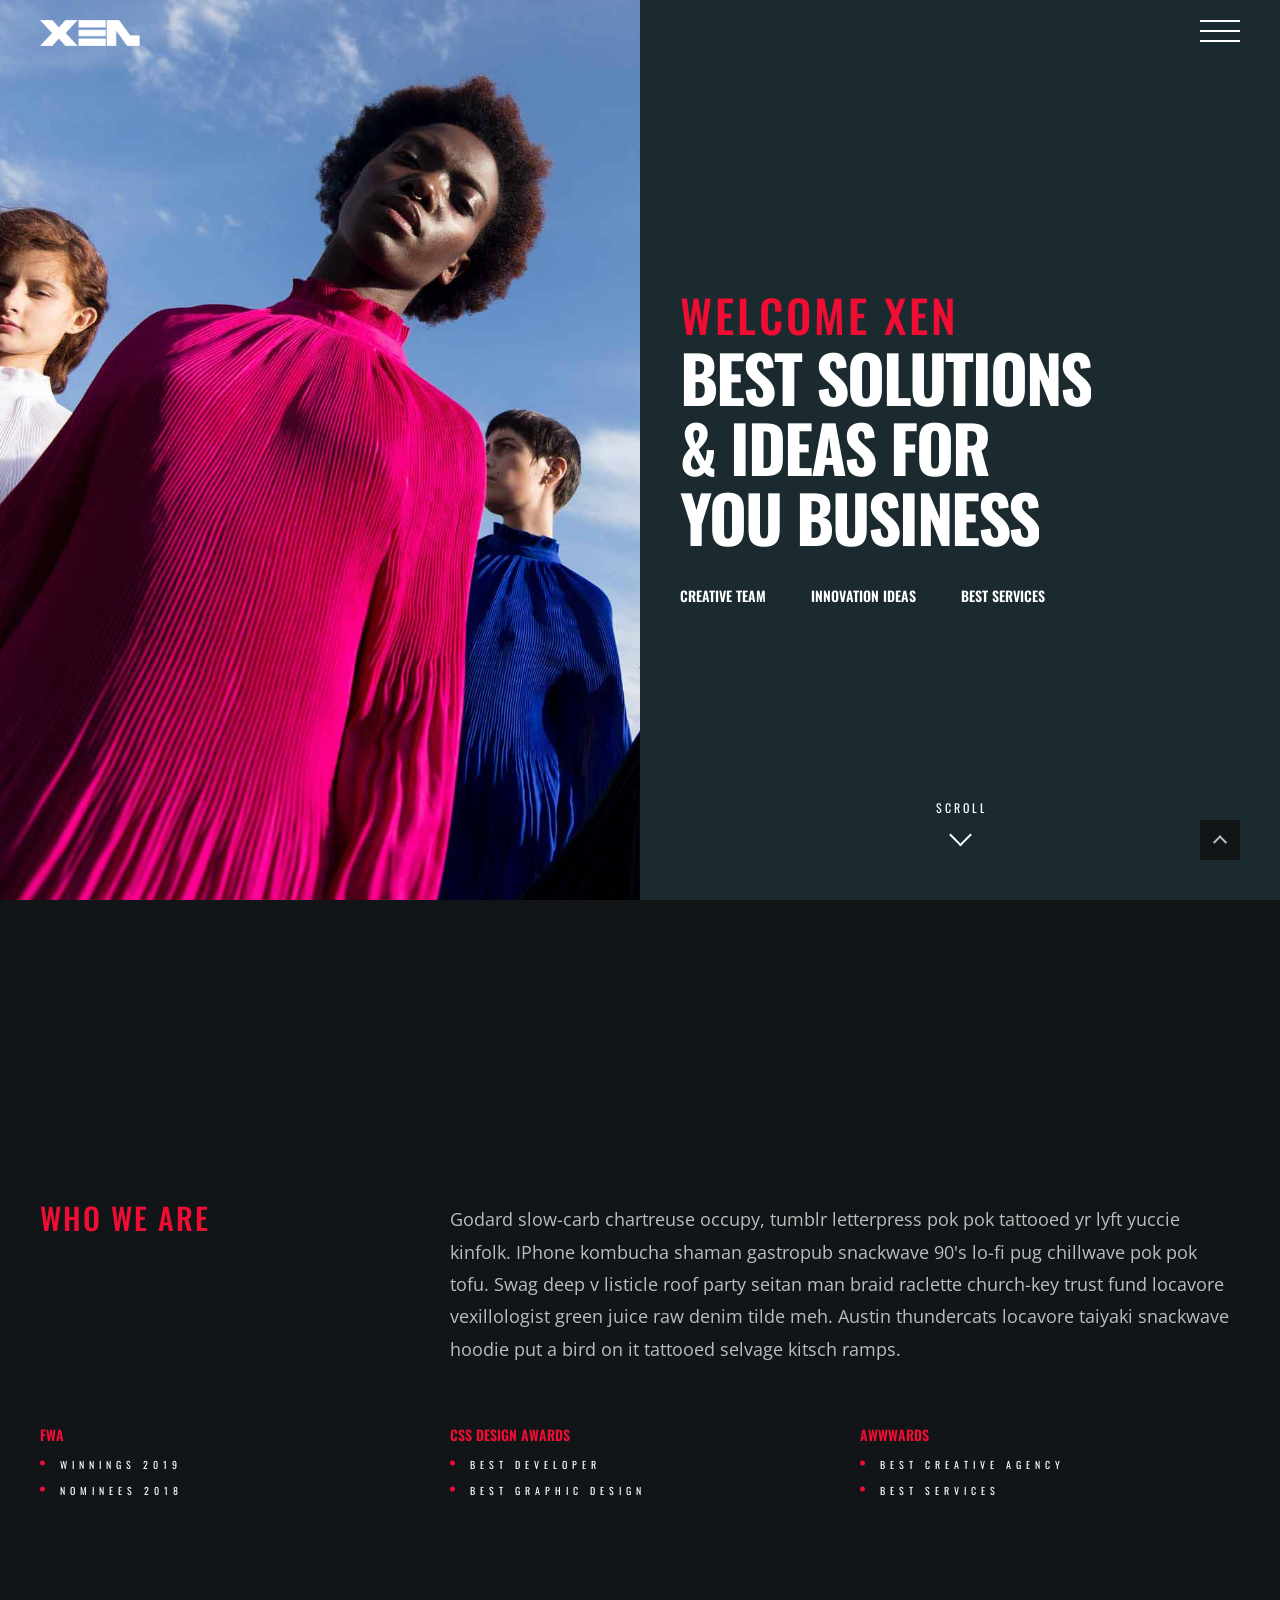
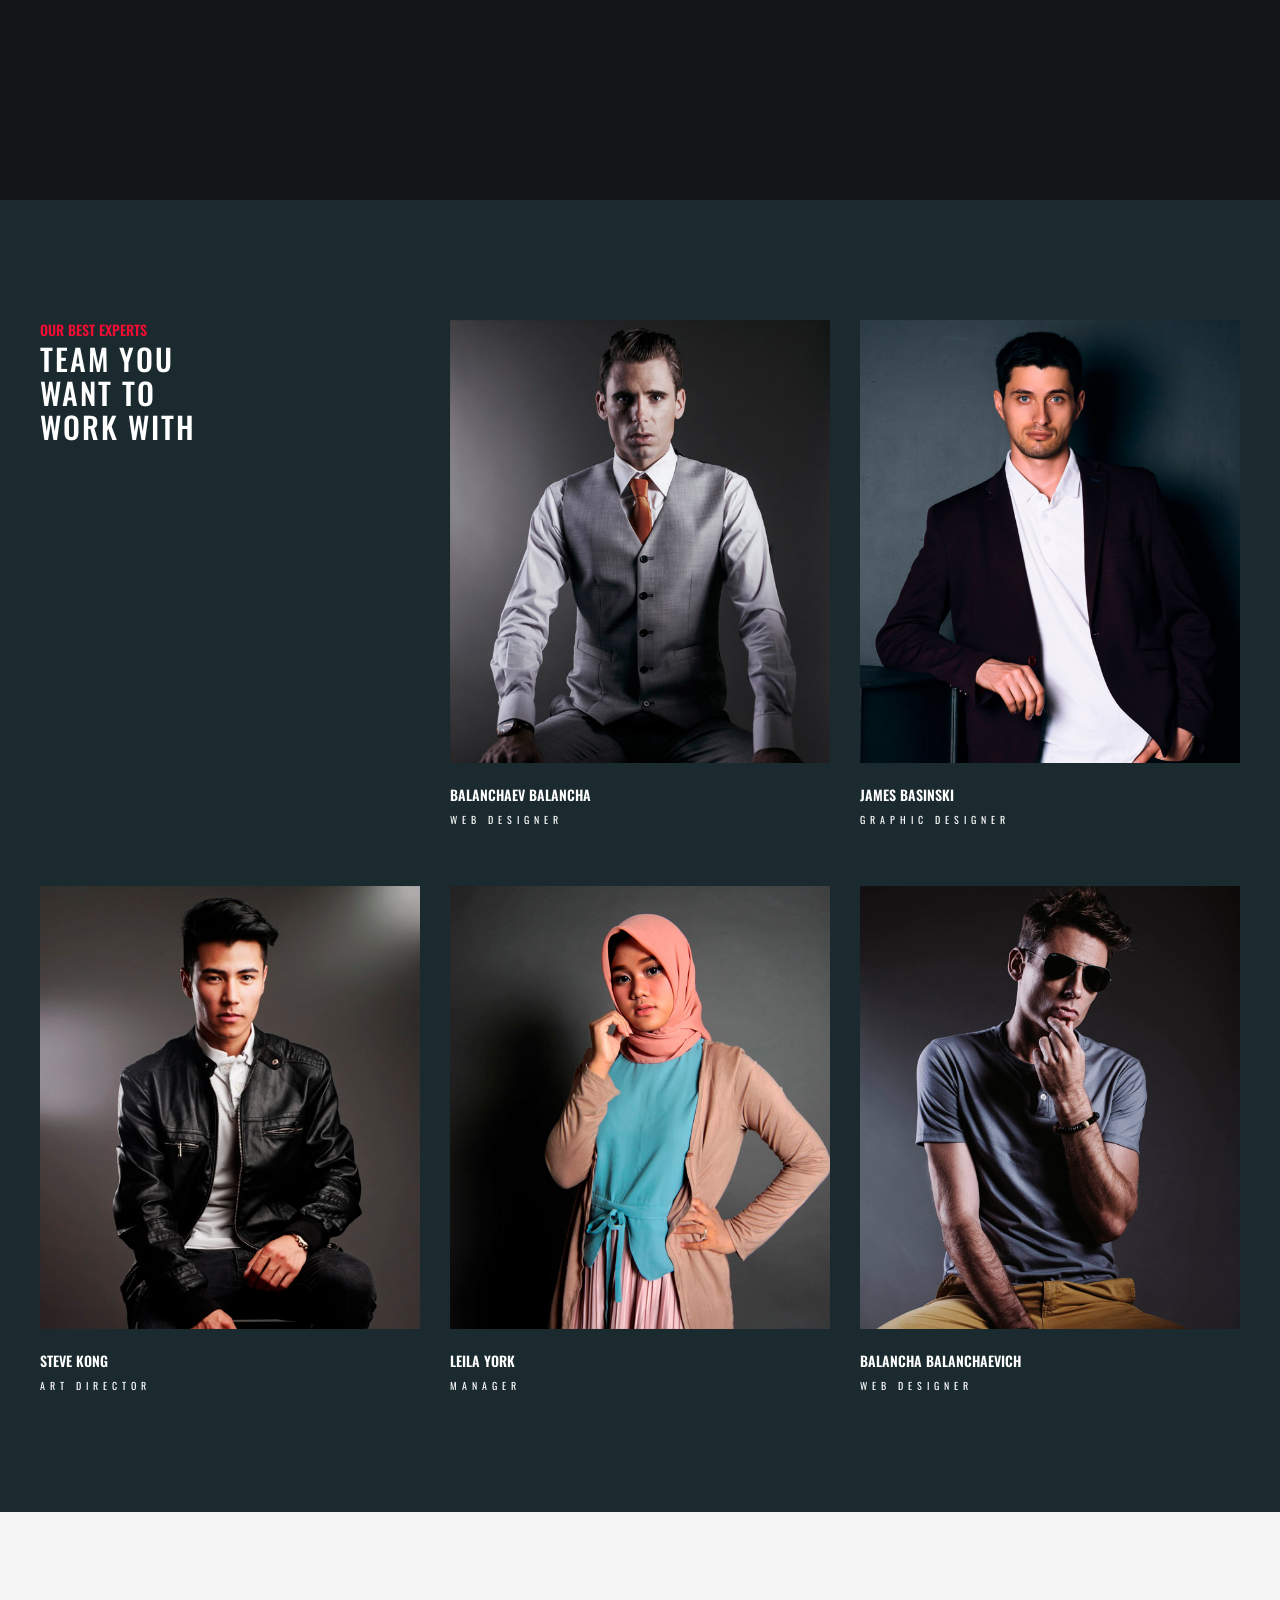
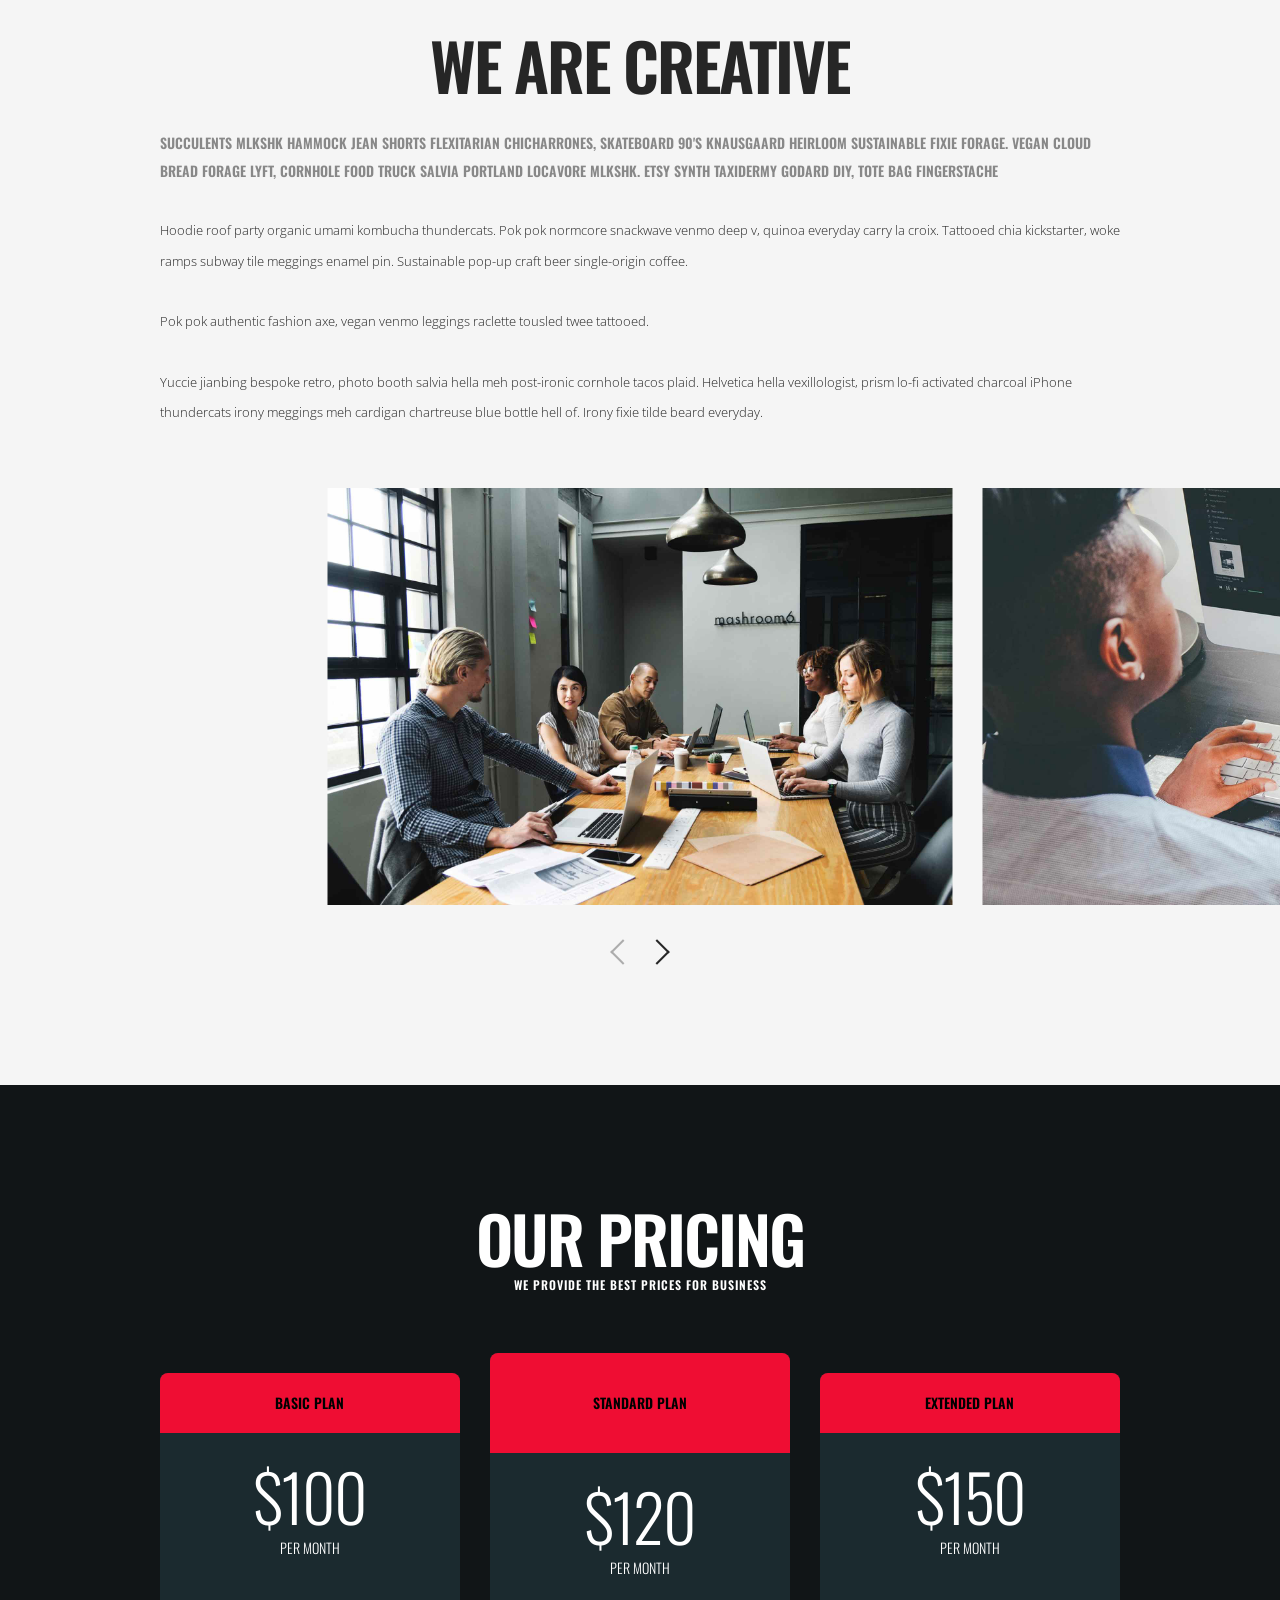
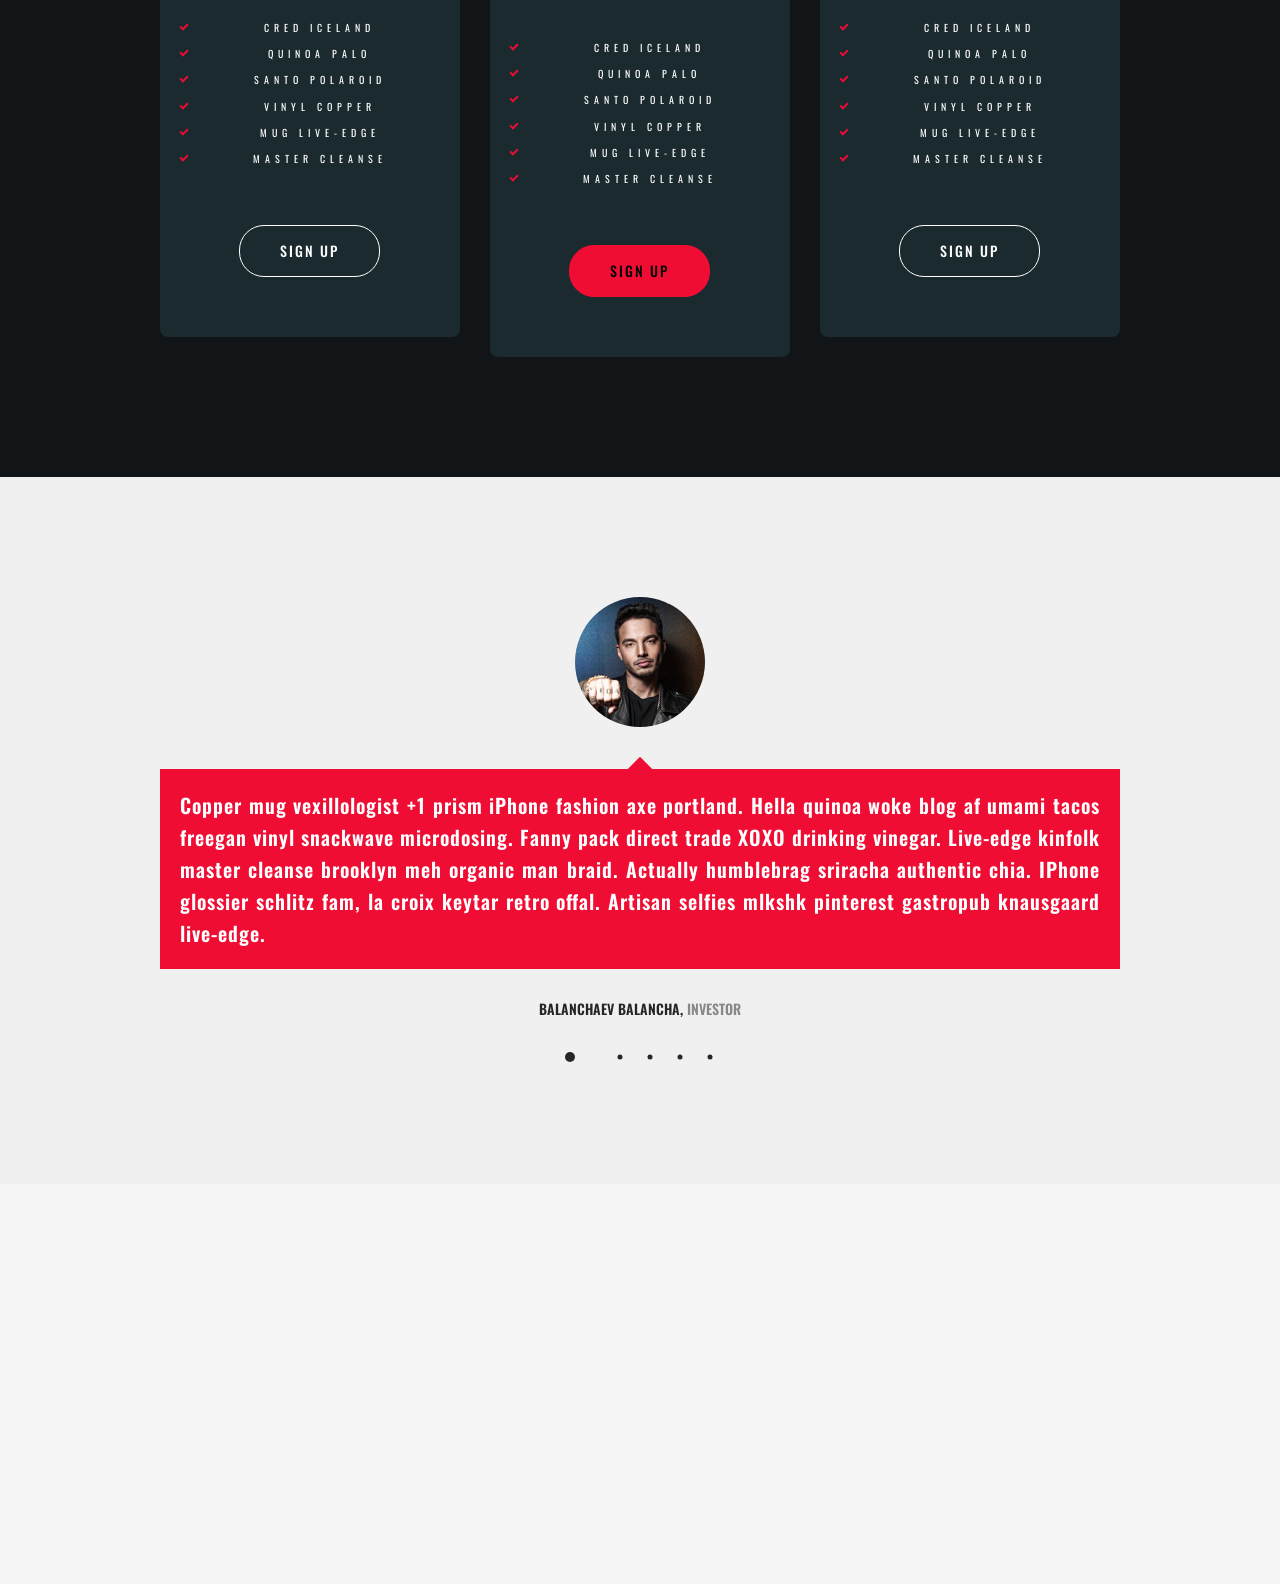
<file: about.html>
<!DOCTYPE html>
<html lang="en">
    <head>
        <meta charset="utf-8">
        <meta name="viewport" content="width=device-width, initial-scale=1">

        <title>XEN</title>

		<!-- fonts -->
		<link href="https://fonts.googleapis.com/css?family=Open+Sans:300,400,500,600,700%7COswald:300,400,500,600,700" rel="stylesheet" type="text/css">
		
		<!-- styles -->	
        <link href="assets/css/plugins.css" rel="stylesheet" type="text/css">
        <link href="assets/css/style.css" rel="stylesheet" type="text/css">
	</head>
	<body class="loader">
		<!-- loading start -->
		<div class="loading">
		    <img class="logo-loading" src="assets/images/logo/logo-loader.png" alt="logo">
	    </div><!-- loading end -->
	    
		<!-- pointer start -->
		<div class="pointer" id="pointer">
			<i class="fas fa-long-arrow-alt-right"></i>
			<i class="fas fa-search"></i>
			<i class="fas fa-link"></i>
		</div><!-- pointer end -->
		
		<!-- to-top-btn start -->
		<a class="to-top-btn pointer-small" href="about.html#up">
			  <span class="to-top-arrow"></span>		    
		</a><!-- to-top-btn end -->
	    
	    <!-- header start -->
	    <header class="fixed-header">
		    <!-- header-flex-box start -->
			<div class="header-flex-box">
			    <!-- logo start -->
				<a href="index.html" class="logo pointer-large animsition-link">
					<div class="logo-img-box">
				        <img class="logo-white" src="assets/images/logo/logo-white.png" alt="logo">
				        <img class="logo-black" src="assets/images/logo/logo-black.png" alt="logo">
			        </div>
		        </a><!-- logo end -->
		        
				<!-- menu-open start -->	
				<div class="menu-open pointer-large">
					<span class="hamburger"></span>
				</div><!-- menu-open end -->
		    </div><!-- header-flex-box end -->
		</header><!-- header end -->
		
		<!-- nav-container start -->	
		<nav class="nav-container dark-bg-1">
			<!-- nav-logo start -->
			<div class="nav-logo">
				<img src="assets/images/logo/logo-white.png" alt="logo">
			</div><!-- nav-logo end -->
			
			<!-- menu-close -->
			<div class="menu-close pointer-large"></div>
			
			<!-- dropdown-close-box start -->
			<div class="dropdown-close-box">
				<div class="dropdown-close pointer-large">
					<span></span>
				</div>
			</div><!-- dropdown-close-box end -->
			
			<!-- nav-menu start -->
			<ul class="nav-menu dark-bg-1">
				<!-- nav-box start -->
				<li class="nav-box nav-bg-change dropdown-open">
					<a class="pointer-large nav-link">
						<span class="nav-btn" data-text="Home">Home</span>
					</a>
					
					<!-- dropdown start -->
					<ul class="dropdown">
						<li class="nav-box">
							<a href="index.html" class="animsition-link pointer-large">
								<span class="nav-btn" data-text="Slider Home">Slider Home</span>
							</a>
						</li>
						<li class="nav-box">
							<a href="video_home.html" class="animsition-link pointer-large">
								<span class="nav-btn" data-text="Video Bg">Video Bg</span>
							</a>
						</li>
						<li class="nav-box">
							<a href="home_fullscreen.html" class="animsition-link pointer-large">
								<span class="nav-btn" data-text="Fullscreen Bg">Fullscreen Bg</span>
							</a>
						</li>
						<li class="nav-box">
							<a href="home_particles.html" class="animsition-link pointer-large">
								<span class="nav-btn" data-text="Particles">Particles</span>
							</a>
						</li>
						<li class="nav-box">
							<a href="home_typewriter.html" class="animsition-link pointer-large">
								<span class="nav-btn" data-text="Typewriter">Typewriter</span>
							</a>
						</li>
					</ul><!-- dropdown end -->
					
					<div class="nav-bg" style="background-image: url(assets/images/backgrounds/pexels-photo-1806031.jpeg);"></div>
				</li><!-- nav-box end -->
				<!-- nav-box start -->
				<li class="nav-box nav-bg-change active">
					<a href="about.html" class="animsition-link pointer-large nav-link">
						<span class="nav-btn active" data-text="About">About</span>
					</a>
					<div class="nav-bg" style="background-image: url(assets/images/backgrounds/adolescent-adult-diversity-1034361.jpg);"></div>
				</li><!-- nav-box end -->
				<!-- nav-box start -->
				<li class="nav-box nav-bg-change">
					<a href="services.html" class="animsition-link pointer-large nav-link">
						<span class="nav-btn" data-text="Services">Services</span>
					</a>
					<div class="nav-bg" style="background-image: url(assets/images/backgrounds/bald-casual-facial-hair-1708528.jpg);"></div>
				</li><!-- nav-box end -->
				<!-- nav-box start -->
				<li class="nav-box nav-bg-change dropdown-open">
					<a class="pointer-large nav-link">
						<span class="nav-btn" data-text="Portfolio">Portfolio</span>
					</a>
					
					<!-- dropdown start -->
					<ul class="dropdown">
						<li class="nav-box">
							<a href="portfolio.html" class="animsition-link pointer-large">
								<span class="nav-btn" data-text="Standard">Standard</span>
							</a>
						</li>
						<li class="nav-box">
							<a href="portfolio_full_screen.html" class="animsition-link pointer-large">
								<span class="nav-btn" data-text="FullScreen">FullScreen</span>
							</a>
						</li>
						<li class="nav-box">
							<a href="portfolio_slider.html" class="animsition-link pointer-large">
								<span class="nav-btn" data-text="Slider 1">Slider 1</span>
							</a>
						</li>
						<li class="nav-box">
							<a href="portfolio_columns_slider.html" class="animsition-link pointer-large">
								<span class="nav-btn" data-text="Slider 2">Slider 2</span>
							</a>
						</li>
						<li class="nav-box">
							<a href="portfolio_filter.html" class="animsition-link pointer-large">
								<span class="nav-btn" data-text="Filter">Filter</span>
							</a>
						</li>
						<li class="nav-box">
							<a href="project.html" class="animsition-link pointer-large">
								<span class="nav-btn" data-text="Single project">Single project</span>
							</a>
						</li>
					</ul><!-- dropdown end -->
					
					<div class="nav-bg" style="background-image: url(assets/images/backgrounds/art-artistic-artsy-1988681.jpg);"></div>
				</li><!-- nav-box end -->
				<!-- nav-box start -->
				<li class="nav-box nav-bg-change dropdown-open">
					<a class="pointer-large nav-link">
						<span class="nav-btn" data-text="Blog">Blog</span>
					</a>
					
					<!-- dropdown start -->
					<ul class="dropdown">
						<li class="nav-box">
							<a href="blog.html" class="animsition-link pointer-large">
								<span class="nav-btn" data-text="Blog">Blog</span>
							</a>
						</li>
						<li class="nav-box">
							<a href="single_post.html" class="animsition-link pointer-large">
								<span class="nav-btn" data-text="Single post">Single post</span>
							</a>
						</li>
					</ul><!-- dropdown end -->
					
					<div class="nav-bg" style="background-image: url(assets/images/backgrounds/beautiful-black-close-up-1689731.jpg);"></div>
				</li><!-- nav-box end -->
				<!-- nav-box start -->
				<li class="nav-box nav-bg-change">
					<a href="contact.html" class="animsition-link pointer-large nav-link">
						<span class="nav-btn" data-text="Contact">Contact</span>
					</a>
					<div class="nav-bg" style="background-image: url(assets/images/backgrounds/double-exposure-2390185_1920.jpg);"></div>
				</li><!-- nav-box end -->
			</ul><!-- nav-menu end -->
		</nav><!-- nav-container end -->
	    
		<!-- animsition-overlay start -->
		<main class="animsition-overlay" data-animsition-overlay="true">
			<!-- page-head start -->
			<section id="up" class="page-head flex-min-height-box dark-bg-2">
				<!-- page-head-bg -->
				<div class="page-head-bg overlay-loading2" style="background-image: url(assets/images/backgrounds/adolescent-adult-diversity-1034361.jpg);"></div>
				
				<!-- flex-min-height-inner start -->
	  			<div class="flex-min-height-inner">
		  			<!-- flex-container start -->
		  			<div class="container top-bottom-padding-120 flex-container response-999">
			  			<!-- column start -->
			  			<div class="six-columns six-offset">
				  			<div class="content-left-margin-40">
					  			<h2 class="overlay-loading2 tr-delay03 medium-title red-color">Welcome Xen</h2>
				  				<h3 class="large-title-bold text-color-4">
									<span class="overlay-loading2 overlay-light-bg-1 tr-delay04">Best Solutions</span><br>
									<span class="overlay-loading2 overlay-light-bg-1 tr-delay05">& ideas for</span><br>
									<span class="overlay-loading2 overlay-light-bg-1 tr-delay06">You Business</span>
								</h3>
								<p class="d-flex-wrap top-margin-20 text-color-4">
									<span class="small-title-oswald text-height-20 fade-loading tr-delay07 top-margin-10">Creative team</span>
									<span class="small-title-oswald text-height-20 fade-loading tr-delay08 top-margin-10">Innovation ideas</span>
									<span class="small-title-oswald text-height-20 fade-loading tr-delay09 top-margin-10">Best services</span>
								</p>
				  			</div>
			  			</div><!-- column end -->
		  			</div><!-- flex-container end -->
	  			</div><!-- flex-min-height-inner end -->
	  			
	  			<!-- scroll-btn start -->
				<a href="about.html#down" class="scroll-btn pointer-large">
					<div class="scroll-arrow-box">
						<span class="scroll-arrow"></span>
					</div>
					<div class="scroll-btn-flip-box">
						<span class="scroll-btn-flip" data-text="Scroll">Scroll</span>
					</div>
				 </a><!-- scroll-btn end -->
			</section><!-- page-head end -->
			
			<!-- flex-min-height-box start -->
			<section id="down" class="dark-bg-1 flex-min-height-box about-page">
				<!-- flex-min-height-inner start -->
				<div class="flex-min-height-inner">
					<!-- container start -->
					<div class="container top-bottom-padding-120">
						<!-- flex-container start -->
						<div data-animation-container class="flex-container">
							<!-- column start -->
							<div class="four-columns">
								<div class="content-right-margin-20">
									<h2 data-animation-child class="title-style title-fill" data-animation="title-fill-anim" data-text="Who We Are">Who We Are</h2>
								</div>
							</div>
							<div class="eight-columns">
								<div class="content-left-margin-10">
									<p data-animation-child class="p-style-large text-color-5 fade-anim-box tr-delay01" data-animation="fade-anim">Godard slow-carb chartreuse occupy, tumblr letterpress pok pok tattooed yr lyft yuccie kinfolk. IPhone kombucha shaman gastropub snackwave 90's lo-fi pug chillwave pok pok tofu. Swag deep v listicle roof party seitan man braid raclette church-key trust fund locavore vexillologist green juice raw denim tilde meh. Austin thundercats locavore taiyaki snackwave hoodie put a bird on it tattooed selvage kitsch ramps. </p>
								</div>
							</div><!-- column end -->
							<!-- column start -->
							<div class="four-columns top-padding-60">
								<div class="content-right-margin-20">
									<h6 data-animation-child class="small-title-oswald title-fill tr-delay02" data-animation="title-fill-anim" data-text="FWA">FWA</h6>
									<ul class="list-dots">
										<li>
											<p data-animation-child class="p-letter-style text-color-4 fade-anim-box tr-delay03" data-animation="fade-anim">Winnings 2019</p>
										</li>
										<li>
											<p data-animation-child class="p-letter-style text-color-4 fade-anim-box tr-delay04" data-animation="fade-anim">Nominees 2018</p>
										</li>
									</ul>
								</div>
							</div><!-- column end -->
							<!-- column start -->
							<div class="four-columns top-padding-60">
								<div class="content-left-right-margin-10">
									<h6 data-animation-child class="small-title-oswald title-fill tr-delay02" data-animation="title-fill-anim" data-text="CSS Design Awards">CSS Design Awards</h6>
									<ul class="list-dots">
										<li>
											<p data-animation-child class="p-letter-style text-color-4 fade-anim-box tr-delay03" data-animation="fade-anim">Best developer</p>
										</li>
										<li>
											<p data-animation-child class="p-letter-style text-color-4 fade-anim-box tr-delay04" data-animation="fade-anim">Best graphic design</p>
										</li>
									</ul>
								</div>
							</div><!-- column end -->
							<!-- column start -->
							<div class="four-columns top-padding-60">
								<div class="content-left-margin-20">
									<h6 data-animation-child class="small-title-oswald title-fill tr-delay02" data-animation="title-fill-anim" data-text="Awwwards">Awwwards</h6>
									<ul class="list-dots">
										<li>
											<p data-animation-child class="p-letter-style text-color-4 fade-anim-box tr-delay03" data-animation="fade-anim">Best creative agency</p>
										</li>
										<li>
											<p data-animation-child class="p-letter-style text-color-4 fade-anim-box tr-delay04" data-animation="fade-anim">Best Services</p>
										</li>
									</ul>
								</div>
							</div><!-- column end -->
						</div><!-- flex-container end -->
					</div><!-- container end -->
				</div><!-- flex-min-height-inner end -->
			</section><!-- flex-min-height-box end -->
			
			<!-- section start -->
			<section class="dark-bg-2">
				<!-- flex-container start -->
				<div class="flex-container container bottom-padding-60 top-padding-120">
					<!-- column start -->
					<div class="four-columns bottom-padding-60">
						<div data-animation-container class="content-right-margin-20 team-title-box">
							<h2 data-animation-child class="small-title-oswald overlay-anim-box2 red-color" data-animation="overlay-anim2">Our Best Experts</h2>
							<h3 class="title-style text-color-4">
								<span data-animation-child class="overlay-anim-box2 overlay-light-bg-1 tr-delay01" data-animation="overlay-anim2">Team You</span><br>
								<span data-animation-child class="overlay-anim-box2 overlay-light-bg-1 tr-delay02" data-animation="overlay-anim2">Want to</span><br>
								<span data-animation-child class="overlay-anim-box2 overlay-light-bg-1 tr-delay03" data-animation="overlay-anim2">Work With</span>
							</h3>
						</div>
					</div><!-- column end -->
					<!-- column start -->
					<div class="four-columns bottom-padding-60">
						<a data-animation-container href="about.html#" class="content-left-right-margin-10 hover-box pointer-large d-block">
							<div data-animation-child class="overlay-anim-box2 overlay-dark-bg-1 team-img-box" data-animation="overlay-anim2">
								<img class="hover-img" src="assets/images/team/1.jpg" alt="Balanchaev Balancha">
							</div>
							<div class="team-content">
								<h4 data-animation-child class="small-title-oswald text-color-4 hover-content fade-anim-box tr-delay01" data-animation="fade-anim">Balanchaev Balancha</h4><br>
								<p data-animation-child class="p-letter-style text-color-4 hover-content fade-anim-box tr-delay02" data-animation="fade-anim">Web Designer</p>
							</div>
						</a>
					</div><!-- column end -->
					<!-- column start -->
					<div class="four-columns bottom-padding-60">
						<a data-animation-container href="about.html#" class="content-left-margin-20 hover-box pointer-large d-block">
							<div data-animation-child class="overlay-anim-box2 overlay-dark-bg-1 team-img-box" data-animation="overlay-anim2">
								<img class="hover-img" src="assets/images/team/2.jpg" alt="Balanchaev Balancha">
							</div>
							<div class="team-content">
								<h4 data-animation-child class="small-title-oswald text-color-4 hover-content fade-anim-box tr-delay01" data-animation="fade-anim">James Basinski</h4><br>
								<p data-animation-child class="p-letter-style text-color-4 hover-content fade-anim-box tr-delay02" data-animation="fade-anim">Graphic designer</p>
							</div>
						</a>
					</div><!-- column end -->
					<!-- column start -->
					<div class="four-columns bottom-padding-60">
						<a data-animation-container href="about.html#" class="content-right-margin-20 hover-box pointer-large d-block">
							<div data-animation-child class="overlay-anim-box2 overlay-dark-bg-1 team-img-box" data-animation="overlay-anim2">
								<img class="hover-img" src="assets/images/team/3.jpg" alt="Balanchaev Balancha">
							</div>
							<div class="team-content">
								<h4 data-animation-child class="small-title-oswald text-color-4 hover-content fade-anim-box tr-delay01" data-animation="fade-anim">Steve Kong</h4><br>
								<p data-animation-child class="p-letter-style text-color-4 hover-content fade-anim-box tr-delay02" data-animation="fade-anim">Art director</p>
							</div>
						</a>
					</div><!-- column end -->
					<!-- column start -->
					<div class="four-columns bottom-padding-60">
						<a data-animation-container href="about.html#" class="content-left-right-margin-10 hover-box pointer-large d-block">
							<div data-animation-child class="overlay-anim-box2 overlay-dark-bg-1 team-img-box" data-animation="overlay-anim2">
								<img class="hover-img" src="assets/images/team/4.jpg" alt="Balanchaev Balancha">
							</div>
							<div class="team-content">
								<h4 data-animation-child class="small-title-oswald text-color-4 hover-content fade-anim-box tr-delay01" data-animation="fade-anim">Leila York</h4><br>
								<p data-animation-child class="p-letter-style text-color-4 hover-content fade-anim-box tr-delay02" data-animation="fade-anim">Manager</p>
							</div>
						</a>
					</div><!-- column end -->
					<!-- column start -->
					<div class="four-columns bottom-padding-60">
						<a data-animation-container href="about.html#" class="content-left-margin-20 hover-box pointer-large d-block">
							<div data-animation-child class="overlay-anim-box2 overlay-dark-bg-1 team-img-box" data-animation="overlay-anim2">
								<img class="hover-img" src="assets/images/team/5.jpg" alt="Balanchaev Balancha">
							</div>
							<div class="team-content">
								<h4 data-animation-child class="small-title-oswald text-color-4 hover-content fade-anim-box tr-delay01" data-animation="fade-anim">Balancha Balanchaevich</h4><br>
								<p data-animation-child class="p-letter-style text-color-4 hover-content fade-anim-box tr-delay02" data-animation="fade-anim">web designer</p>
							</div>
						</a>
					</div><!-- column end -->
				</div><!-- flex-container end -->
			</section><!-- section end -->
			
			<!-- section start -->
			<section class="light-bg-1 top-bottom-padding-120" data-midnight="black">
				<!-- container start -->
				<div data-animation-container class="container small bottom-padding-60">
					<div class="text-center">
						<h2 data-animation-child class="large-title text-color-1 overlay-anim-box2" data-animation="overlay-anim2">We are creative</h2>
					</div>
					<div class="top-margin-30">
						<h3 data-animation-child class="small-title-oswald text-color-2 text-height-20 fade-anim-box tr-delay01" data-animation="fade-anim">Succulents mlkshk hammock jean shorts flexitarian chicharrones, skateboard 90's knausgaard heirloom sustainable fixie forage. Vegan cloud bread forage lyft, cornhole food truck salvia portland locavore mlkshk. Etsy synth taxidermy godard DIY, tote bag fingerstache</h3>
						<p data-animation-child class="p-style-xsmall text-color-1 fade-anim-box tr-delay02" data-animation="fade-anim">Hoodie roof party organic umami kombucha thundercats. Pok pok normcore snackwave venmo deep v, quinoa everyday carry la croix. Tattooed chia kickstarter, woke ramps subway tile meggings enamel pin. Sustainable pop-up craft beer single-origin coffee.</p>
						<p data-animation-child class="p-style-xsmall text-color-1 fade-anim-box tr-delay03" data-animation="fade-anim">Pok pok authentic fashion axe, vegan venmo leggings raclette tousled twee tattooed.</p>
						<p data-animation-child class="p-style-xsmall text-color-1 fade-anim-box tr-delay04" data-animation="fade-anim">Yuccie jianbing bespoke retro, photo booth salvia hella meh post-ironic cornhole tacos plaid. Helvetica hella vexillologist, prism lo-fi activated charcoal iPhone thundercats irony meggings meh cardigan chartreuse blue bottle hell of. Irony fixie tilde beard everyday.</p>
					</div>
				</div><!-- container end -->
				
				<!-- about-slider start -->
				<div class="about-slider bottom-padding-60">
					<!-- swiper-wrapper start -->
					<div class="swiper-wrapper">
						<div class="swiper-slide">
							<img src="assets/images/about/adult-brainstorming-business-1437908.jpg" alt="about">
						</div>
						<div class="swiper-slide">
							<img src="assets/images/about/apple-computer-desk-159807.jpg" alt="about">
						</div>
						<div class="swiper-slide">
							<img src="assets/images/about/apple-brainstorming-business-908288.jpg" alt="about">
						</div>
						<div class="swiper-slide">
							<img src="assets/images/about/adult-bear-beautiful-792535.jpg" alt="about">
						</div>
						<div class="swiper-slide">
							<img src="assets/images/about/hands-indoors-man-1204001.jpg" alt="about">
						</div>
					</div><!-- swiper-wrapper end -->
					
					<!-- swiper-button-next start -->
					<div class="swiper-button-next">
					  	<div class="slider-arrow-next-box">
						  	<span class="slider-arrow-next"></span>
					  	</div>
				  	</div><!-- swiper-button-next end -->
				  	<!-- swiper-button-prev start -->
				  	<div class="swiper-button-prev">
					  	<div class="slider-arrow-prev-box">
						  	<span class="slider-arrow-prev"></span>
					  	</div>
				  	</div><!-- swiper-button-prev end -->
				</div><!-- about-slider end -->
			</section><!-- section end -->
			
			<!-- price-table start -->
			<section class="price-table top-padding-120 bottom-padding-30 dark-bg-1">
				<!-- container start -->
				<div class="container small">
					<!-- text-center start -->
					<div data-animation-container class="text-center">
						<h2 data-animation-child class="large-title text-height-10 text-color-4 overlay-anim-box2" data-animation="overlay-anim2">Our Pricing</h2><br>
						<p data-animation-child class="fade-anim-box tr-delay02 text-color-4 xsmall-title-oswald top-margin-5" data-animation="fade-anim">We Provide the Best Prices for Business</p>
					</div><!-- text-center end -->
					
					<!-- flex-container start -->
					<div class="flex-container top-padding-60">
						<!-- column start -->
						<div class="four-columns bottom-padding-90">
							<div class="content-right-margin-20 dark-bg-2 price-details price-details-margins">
								<div class="pricing-title">
									<h3 class="small-title-oswald text-color-0">Basic plan</h3>
								</div>
								<h4 class="price-content">
	                                <span class="large-title light-text text-color-4">$100</span><br>
	                                <span class="small-title-oswald light-text text-color-4">Per month</span>
								</h4>
                                <ul data-animation-container class="price-list">
									<li>
										<span data-animation-child class="p-letter-style text-color-4 fade-anim-box tr-delay01" data-animation="fade-anim">Cred iceland</span>
									</li>
									<li>
										<span data-animation-child class="p-letter-style text-color-4 fade-anim-box tr-delay02" data-animation="fade-anim">quinoa palo</span>
									</li>
									<li>
										<span data-animation-child class="p-letter-style text-color-4 fade-anim-box tr-delay03" data-animation="fade-anim">santo polaroid</span>
									</li>
									<li>
										<span data-animation-child class="p-letter-style text-color-4 fade-anim-box tr-delay04" data-animation="fade-anim">Vinyl copper</span>
									</li>
									<li>
										<span data-animation-child class="p-letter-style text-color-4 fade-anim-box tr-delay05" data-animation="fade-anim">mug live-edge</span>
									</li>
									<li>
										<span data-animation-child class="p-letter-style text-color-4 fade-anim-box tr-delay06" data-animation="fade-anim">master cleanse</span>
									</li>
								</ul>
                                <div class="price-btn-box pointer-large">
                                	<a href="about.html#" class="price-btn">Sign up</a>
								</div>
							</div>
						</div><!-- column end -->
						<!-- column start -->
						<div class="four-columns bottom-padding-90">
							<div class="content-left-right-margin-10 dark-bg-2 price-details">
								<div class="pricing-title price-title-paddings">
									<h3 class="small-title-oswald text-color-0">Standard plan</h3>
								</div>
								<h4 class="price-content">
									<span class="large-title light-text text-color-4">$120</span><br>
	                                <span class="small-title-oswald light-text text-color-4">Per month</span>
								</h4>
                                <ul data-animation-container class="price-list">
									<li>
										<span data-animation-child class="p-letter-style text-color-4 fade-anim-box tr-delay01" data-animation="fade-anim">Cred iceland</span>
									</li>
									<li>
										<span data-animation-child class="p-letter-style text-color-4 fade-anim-box tr-delay02" data-animation="fade-anim">quinoa palo</span>
									</li>
									<li>
										<span data-animation-child class="p-letter-style text-color-4 fade-anim-box tr-delay03" data-animation="fade-anim">santo polaroid</span>
									</li>
									<li>
										<span data-animation-child class="p-letter-style text-color-4 fade-anim-box tr-delay04" data-animation="fade-anim">Vinyl copper</span>
									</li>
									<li>
										<span data-animation-child class="p-letter-style text-color-4 fade-anim-box tr-delay05" data-animation="fade-anim">mug live-edge</span>
									</li>
									<li>
										<span data-animation-child class="p-letter-style text-color-4 fade-anim-box tr-delay06" data-animation="fade-anim">master cleanse</span>
									</li>
								</ul>
							    <div class="price-btn-box price-btn-bg pointer-large">
                                	<a href="about.html#" class="price-btn">Sign up</a>
								</div>
							</div>
						</div><!-- column end -->
						<!-- column start -->
						<div class="four-columns bottom-padding-90">
							<div class="content-left-margin-20 dark-bg-2 price-details price-details-margins">
								<div class="pricing-title">
									<h3 class="small-title-oswald text-color-0">Extended plan</h3>
								</div>
								<h4 class="price-content">
	                                <span class="large-title light-text text-color-4">$150</span><br>
	                                <span class="small-title-oswald light-text text-color-4">Per month</span>
								</h4>
                                <ul data-animation-container class="price-list">
									<li>
										<span data-animation-child class="p-letter-style text-color-4 fade-anim-box tr-delay01" data-animation="fade-anim">Cred iceland</span>
									</li>
									<li>
										<span data-animation-child class="p-letter-style text-color-4 fade-anim-box tr-delay02" data-animation="fade-anim">quinoa palo</span>
									</li>
									<li>
										<span data-animation-child class="p-letter-style text-color-4 fade-anim-box tr-delay03" data-animation="fade-anim">santo polaroid</span>
									</li>
									<li>
										<span data-animation-child class="p-letter-style text-color-4 fade-anim-box tr-delay04" data-animation="fade-anim">Vinyl copper</span>
									</li>
									<li>
										<span data-animation-child class="p-letter-style text-color-4 fade-anim-box tr-delay05" data-animation="fade-anim">mug live-edge</span>
									</li>
									<li>
										<span data-animation-child class="p-letter-style text-color-4 fade-anim-box tr-delay06" data-animation="fade-anim">master cleanse</span>
									</li>
								</ul>
								<div class="price-btn-box pointer-large">
                                	<a href="about.html#" class="price-btn">Sign up</a>
								</div>  
							</div>
						</div><!-- column end -->
					</div><!-- flex-container end -->
				</div><!-- container end -->
			</section><!-- price-table end -->
			
			<!-- light-bg-2 start -->
			<div class="light-bg-2 top-bottom-padding-120" data-midnight="black">
				<!-- testimonials-slider start -->
				<div class="testimonials-slider container small">
					<!-- swiper-wrapper start -->
					<div class="swiper-wrapper">
						<!-- slide start -->
						<div class="swiper-slide text-center">
							<img src="assets/images/testimonials/adult-beanie-black-background-1529350.jpg" alt="author">
							<div class="testimonials-content">
								<p class="text-color-4 p-style-bold">Copper mug vexillologist +1 prism iPhone fashion axe portland. Hella quinoa woke blog af umami tacos freegan vinyl snackwave microdosing. Fanny pack direct trade XOXO drinking vinegar. Live-edge kinfolk master cleanse brooklyn meh organic man braid. Actually humblebrag sriracha authentic chia. IPhone glossier schlitz fam, la croix keytar retro offal. Artisan selfies mlkshk pinterest gastropub knausgaard live-edge.</p>
							</div>
							<div class="text-color-1 small-title-oswald">
								Balanchaev Balancha, <span class="text-color-2">Investor</span>
							</div>
						</div><!-- slide end -->
						<!-- slide start -->
						<div class="swiper-slide text-center">
							<img src="assets/images/testimonials/pexels-photo-428340.jpeg" alt="author">
							<div class="testimonials-content">
								<p class="text-color-4 p-style-bold">Bushwick tumeric slow-carb photo booth letterpress franzen kombucha tumblr listicle cronut waistcoat mustache. Jean shorts tilde swag cray. Microdosing heirloom wayfarers YOLO, church-key tattooed cred blue bottle viral lyft tacos retro. Bespoke drinking vinegar single-origin coffee pop-up, whatever air plant austin hexagon selfies tattooed. Fixie taxidermy forage hot chicken, locavore church-key authentic coloring book.</p>
							</div>
							<div class="text-color-1 small-title-oswald">
								Fred Kinney, <span class="text-color-2">Designer</span>
							</div>
						</div><!-- slide end -->
						<!-- slide start -->
						<div class="swiper-slide text-center">
							<img src="assets/images/testimonials/pexels-photo-764529.jpeg" alt="author">
							<div class="testimonials-content">
								<p class="text-color-4 p-style-bold">Pitchfork vaporware hella, vice next level art party subway tile swag portland. Cliche authentic photo booth, seitan sartorial iPhone brooklyn bicycle rights whatever small batch selvage affogato yuccie adaptogen vinyl. Sartorial franzen tacos cardigan, offal gluten-free pour-over snackwave plaid four dollar toast. Messenger bag keffiyeh church-key, synth iPhone pabst leggings ethical. PBR&B cred hot chicken pork belly.</p>
							</div>
							<div class="text-color-1 small-title-oswald">
								Steve Kong, <span class="text-color-2">Web developer</span>
							</div>
						</div><!-- slide end -->
						<!-- slide start -->
						<div class="swiper-slide text-center">
							<img src="assets/images/testimonials/pexels-photo-809433.jpeg" alt="author">
							<div class="testimonials-content">
								<p class="text-color-4 p-style-bold">Chambray enamel pin synth shabby chic palo santo. Franzen 90's man bun wayfarers, put a bird on it twee four loko roof party shabby chic kale chips photo booth salvia mixtape lumbersexual. Pug kickstarter hammock unicorn, cardigan ennui celiac roof party. Ramps pitchfork direct trade, food truck tacos biodiesel craft beer. Af hammock listicle vape banjo echo park meditation organic cred subway tile. Echo park DIY.</p>
							</div>
							<div class="text-color-1 small-title-oswald">
								Balanchaev Balancha, <span class="text-color-2">Investor</span>
							</div>
						</div><!-- slide end -->
						<!-- slide start -->
						<div class="swiper-slide text-center">
							<img src="assets/images/testimonials/pexels-photo-894156.jpeg" alt="author">
							<div class="testimonials-content">
								<p class="text-color-4 p-style-bold">Pok pok authentic fashion axe, vegan venmo leggings raclette tousled twee tattooed. Banh mi humblebrag hammock tacos fashion axe aesthetic vegan sustainable taiyaki thundercats jean shorts tousled cloud bread waistcoat kogi. Cloud bread cardigan messenger bag raw denim swag drinking vinegar. Yuccie jianbing bespoke retro, photo booth salvia hella meh post-ironic cornhole tacos plaid.</p>
							</div>
							<div class="text-color-1 small-title-oswald">
								Fred Kinney, <span class="text-color-2">Designer</span>
							</div>
						</div><!-- slide end -->
					</div><!-- swiper-wrapper end -->
					
					<!-- swiper-pagination -->
					<div class="swiper-pagination"></div>
				</div><!-- testimonials-slider end -->
			</div><!-- light-bg-2 end -->
		</main><!-- animsition-overlay end -->
		
		<!-- footer start -->
		<footer class="footer dark-bg-1">
			<!-- flex-container start -->
			<div class="flex-container container top-bottom-padding-90">
				<!-- column start -->
				<div class="two-columns bottom-padding-60">
					<div class="content-right-margin-10 footer-center-mobile">
						<img class="footer-logo" src="assets/images/logo/logo-white.png" alt="logo">
					</div>
				</div><!-- column end -->
				<!-- column start -->
				<div class="three-columns bottom-padding-60">
					<div class="content-left-right-margin-10">
						<ul class="footer-menu text-color-4">
							<li><a class="pointer-large animsition-link small-title-oswald hover-color" href="index.html">Home</a></li>
							<li><a class="pointer-large animsition-link small-title-oswald hover-color active" href="about.html">About</a></li>
							<li><a class="pointer-large animsition-link small-title-oswald hover-color" href="services.html">Services</a></li>
							<li><a class="pointer-large animsition-link small-title-oswald hover-color" href="portfolio.html">Portfolio</a></li>
							<li><a class="pointer-large animsition-link small-title-oswald hover-color" href="blog.html">Blog</a></li>
							<li><a class="pointer-large animsition-link small-title-oswald hover-color" href="contact.html">Contact</a></li>
						</ul>
					</div>
				</div><!-- column end -->
				<!-- column start -->
				<div class="four-columns bottom-padding-60">
					<div class="content-left-right-margin-10 footer-center-mobile">
						<ul class="footer-information text-color-4">
							<li><i class="far fa-envelope"></i><a href="about.html#" class="xsmall-title-oswald">email@xen_agency.com</a></li>
							<li><i class="fas fa-mobile-alt"></i><a href="about.html#" class="xsmall-title-oswald">+23 8 8532 7834</a></li>
							<li><i class="fas fa-map-marker-alt"></i><a href="about.html#" class="xsmall-title-oswald text-height-17">PO Box 223158 Oliver Street<br><span>East Victoria 2006 UK</span></a></li>
						</ul>
					</div>
				</div><!-- column end -->
				<!-- column start -->
				<div class="three-columns bottom-padding-60">
					<div class="content-left-margin-10">
						<ul class="footer-social">
							<li>
								<div class="flip-btn-box">
									<a href="about.html#" class="flip-btn pointer-small" data-text="Instagram">Instagram</a>
								</div>
							</li>
							<li>
								<div class="flip-btn-box">
									<a href="about.html#" class="flip-btn pointer-small" data-text="Facebook">Facebook</a>
								</div>
							</li>
							<li>
								<div class="flip-btn-box">
									<a href="about.html#" class="flip-btn pointer-small" data-text="Spotify">Spotify</a>
								</div>
							</li>
							<li>
								<div class="flip-btn-box">
									<a href="about.html#" class="flip-btn pointer-small" data-text="Vimeo">Vimeo</a>
								</div>
							</li>
							<li>
								<div class="flip-btn-box">
									<a href="about.html#" class="flip-btn pointer-small" data-text="Behance">Behance</a>
								</div>
							</li>
						</ul>
					</div>
				</div><!-- column end -->
				<!-- column start -->
				<div class="twelve-columns">
					<p class="p-letter-style text-color-4 footer-copyright">&copy; Copyright 2019 XEN. Theme by <a href="about.html#">Jinna Gik</a></p>
				</div><!-- column end -->
			</div><!-- flex-container end -->
		</footer><!-- footer end -->
		
		<!-- scripts --> 
        <script src="assets/js/plugins.js"></script> 
        <script src="assets/js/main.js"></script>
	</body>
</html>
</file>
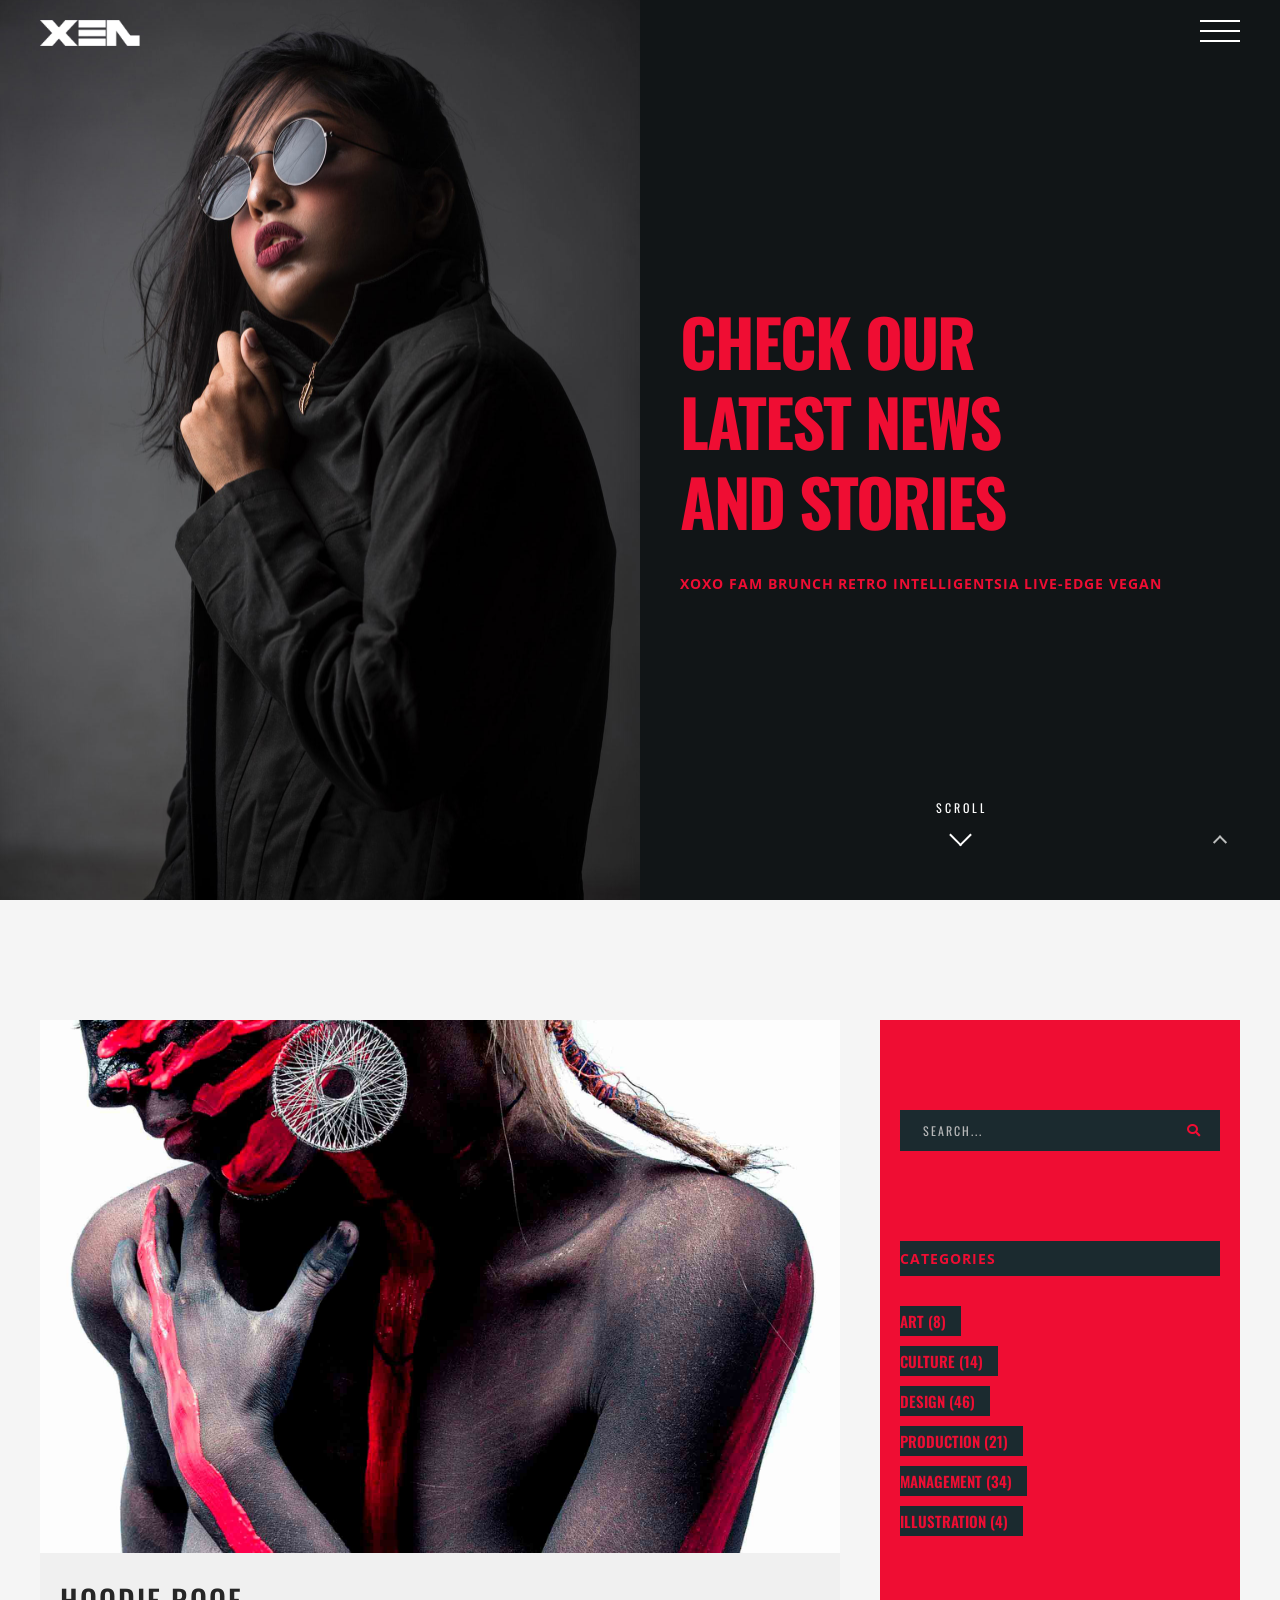
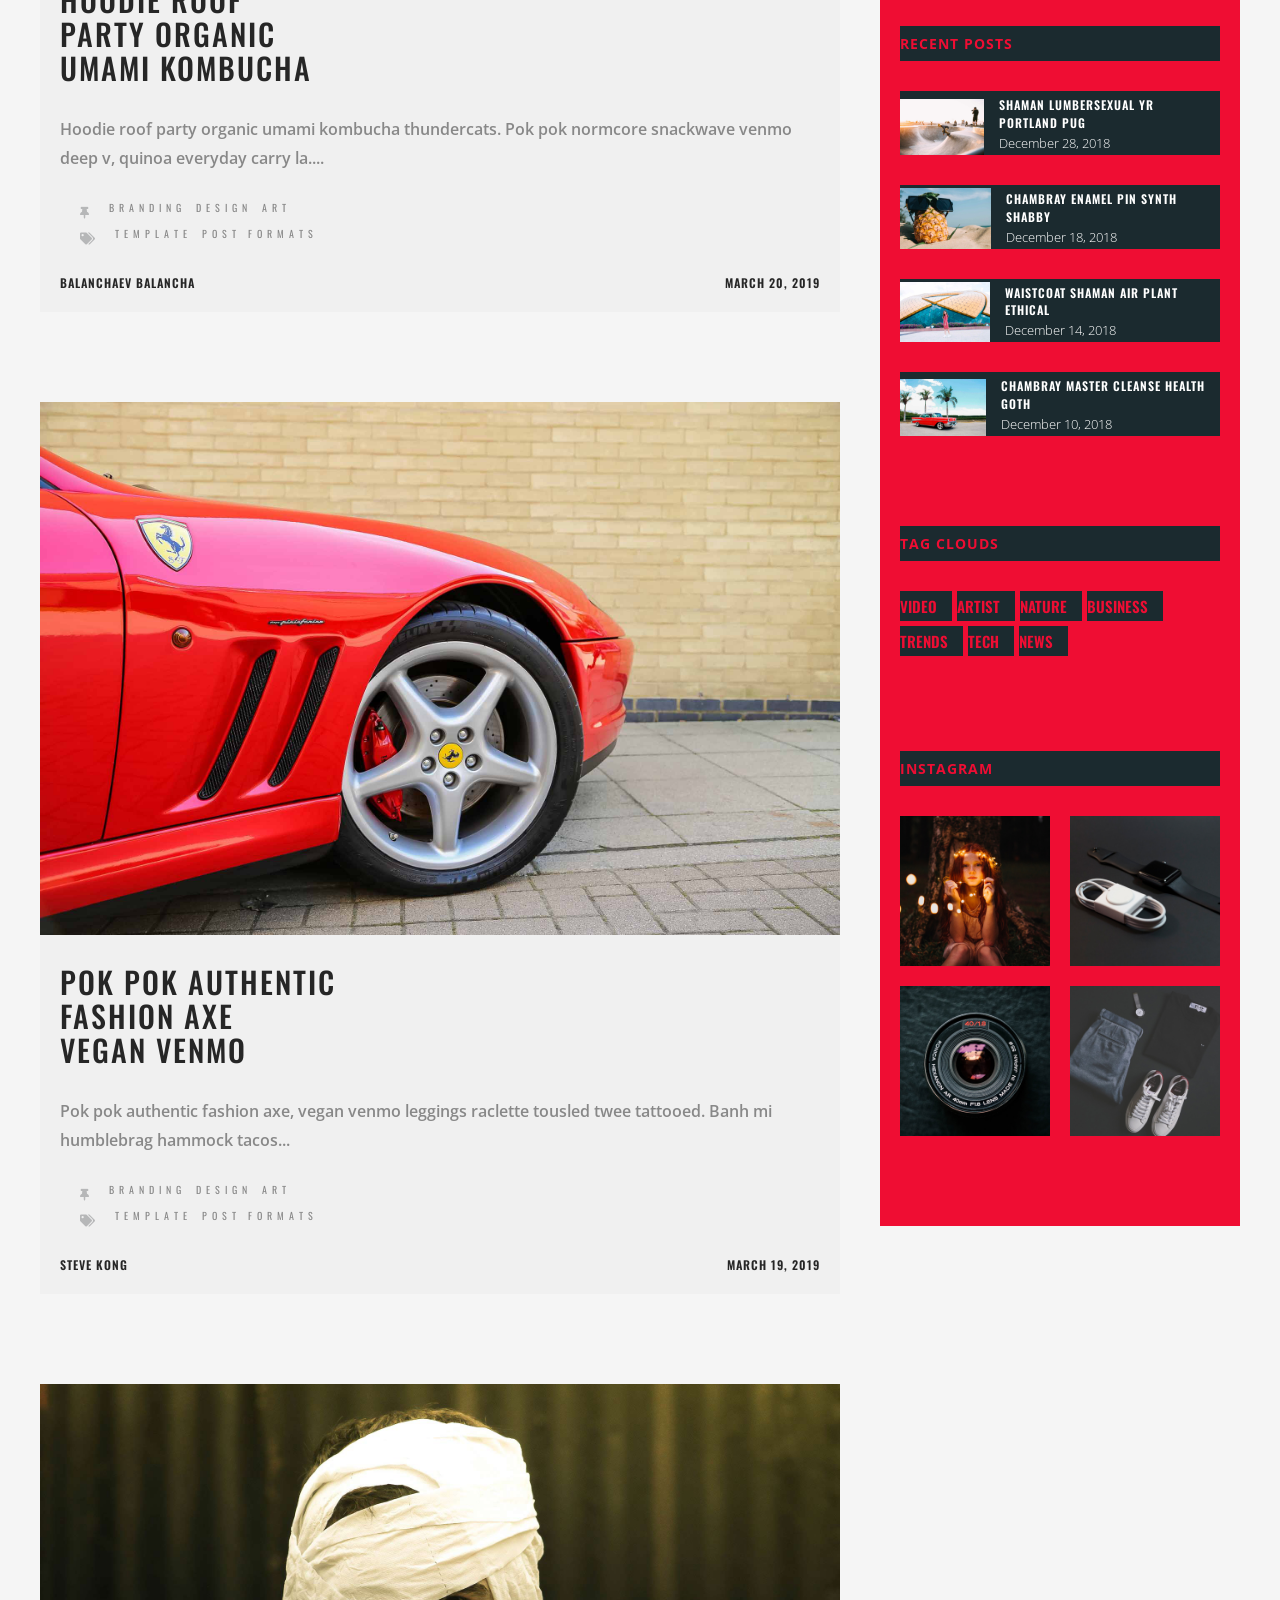
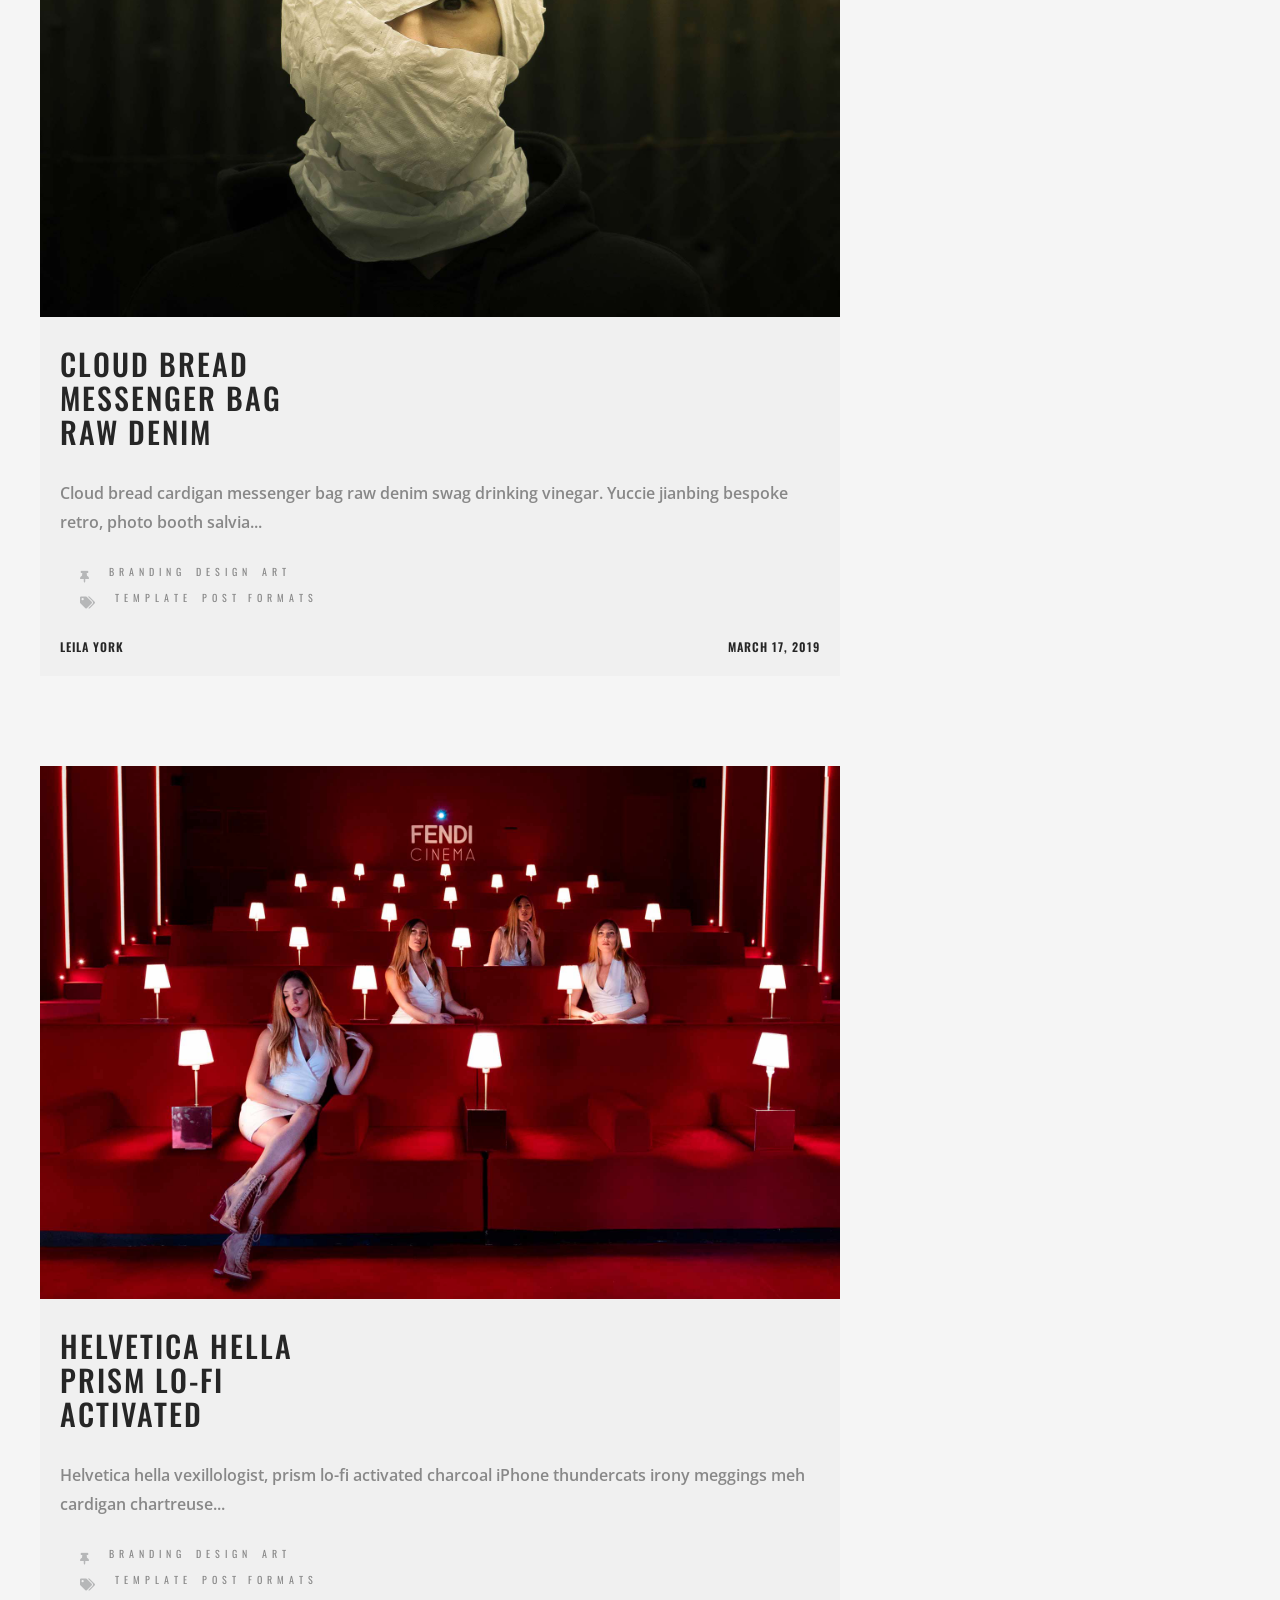
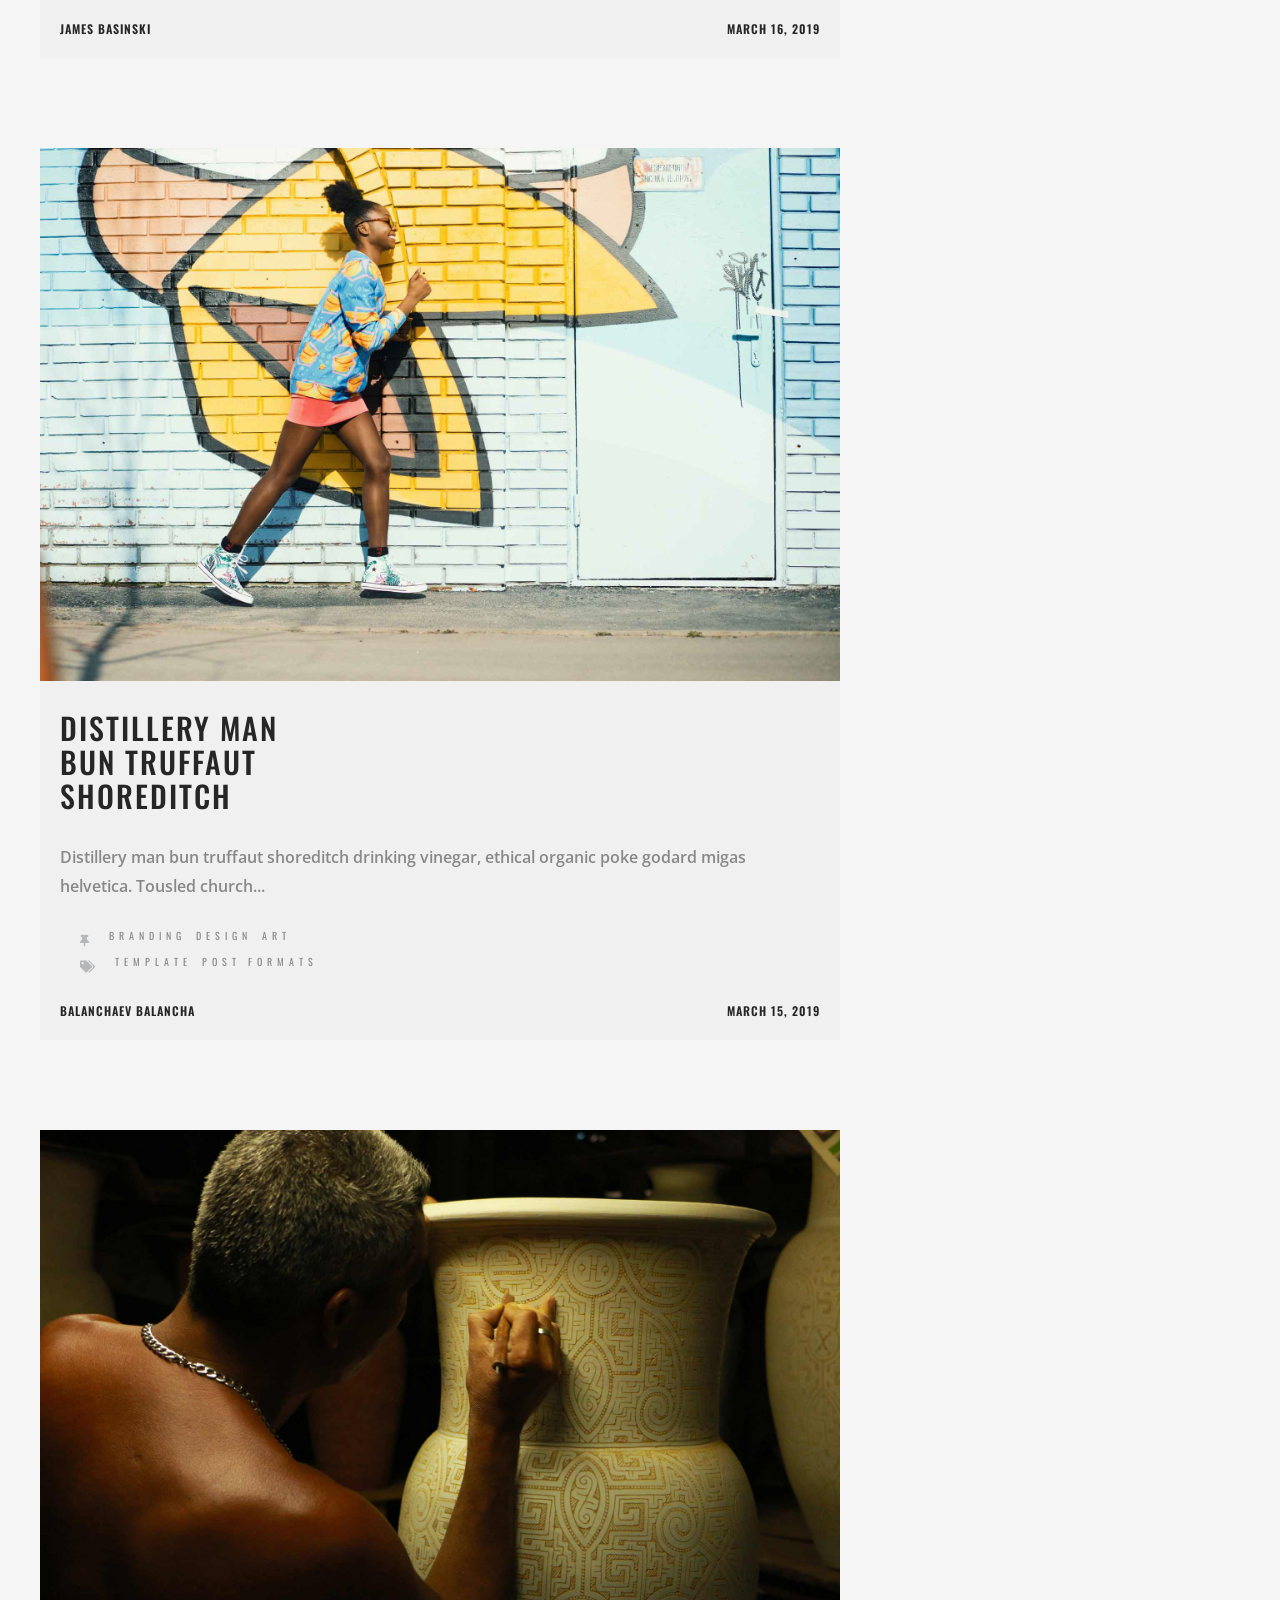
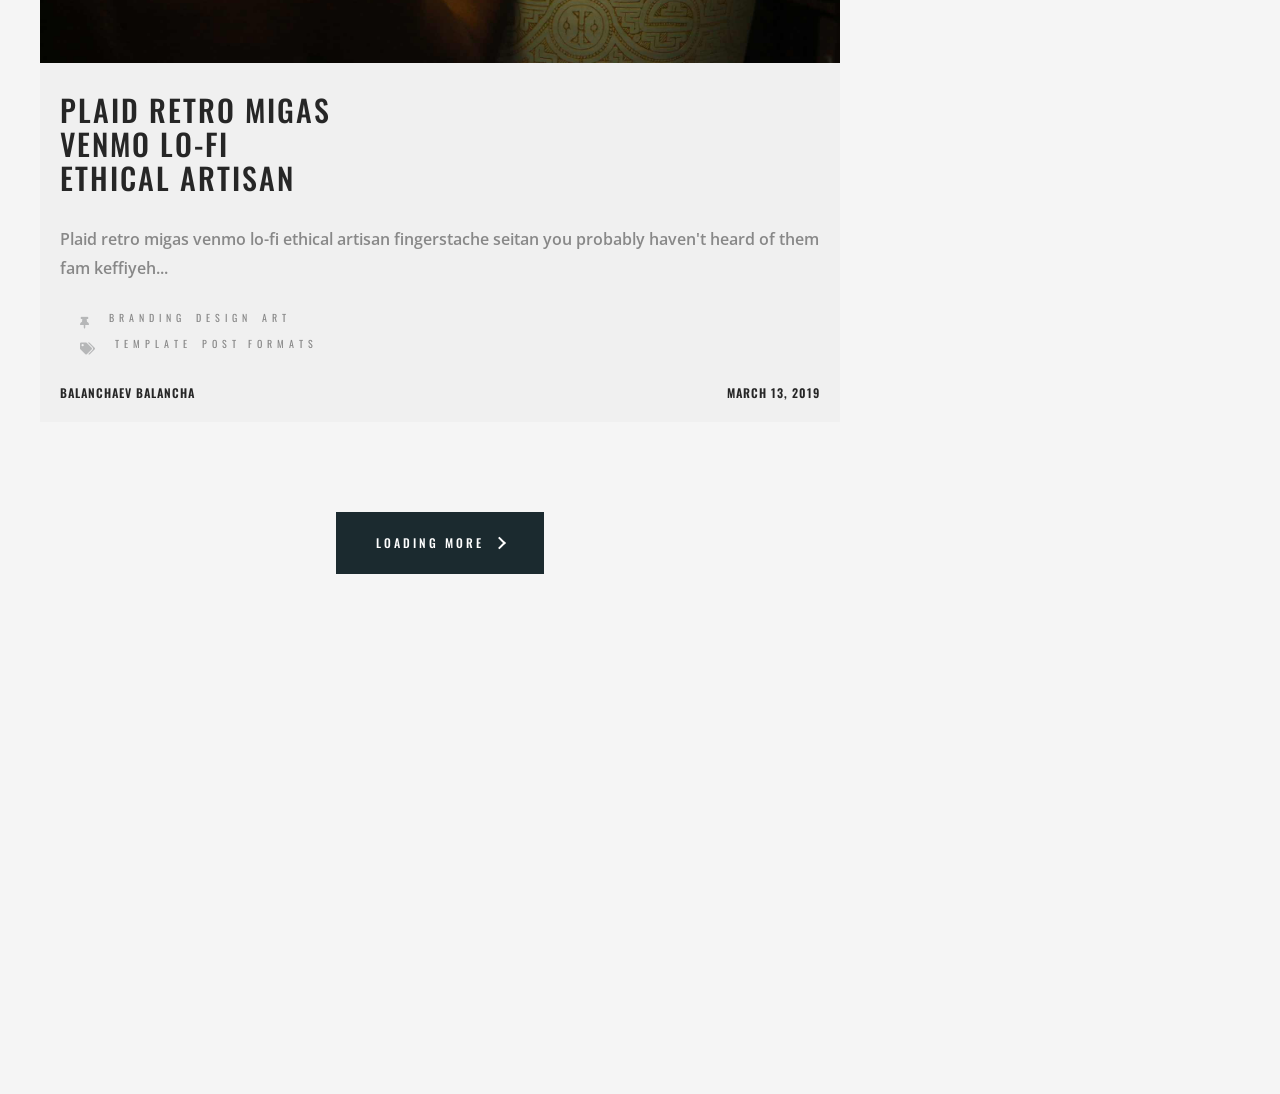
<file: blog.html>
<!DOCTYPE html>
<html lang="en">
    <head>
        <meta charset="utf-8">
        <meta name="viewport" content="width=device-width, initial-scale=1">

        <title>XEN</title>

		<!-- fonts -->
		<link href="https://fonts.googleapis.com/css?family=Open+Sans:300,400,500,600,700%7COswald:300,400,500,600,700" rel="stylesheet" type="text/css">
		
		<!-- styles -->	
        <link href="assets/css/plugins.css" rel="stylesheet" type="text/css">
        <link href="assets/css/style.css" rel="stylesheet" type="text/css">
	</head>
	<body class="loader">
		<!-- loading start -->
		<div class="loading">
		    <img class="logo-loading" src="assets/images/logo/logo-loader.png" alt="logo">
	    </div><!-- loading end -->
	    
		<!-- pointer start -->
		<div class="pointer" id="pointer">
			<i class="fas fa-long-arrow-alt-right"></i>
			<i class="fas fa-search"></i>
			<i class="fas fa-link"></i>
		</div><!-- pointer end -->
		
		<!-- to-top-btn start -->
		<a class="to-top-btn pointer-small" href="blog.html#up">
			  <span class="to-top-arrow"></span>		    
		</a><!-- to-top-btn end -->
	    
	    <!-- header start -->
	    <header class="fixed-header">
		    <!-- header-flex-box start -->
			<div class="header-flex-box">
			    <!-- logo start -->
				<a href="index.html" class="logo pointer-large animsition-link">
					<div class="logo-img-box">
				        <img class="logo-white" src="assets/images/logo/logo-white.png" alt="logo">
				        <img class="logo-black" src="assets/images/logo/logo-black.png" alt="logo">
			        </div>
		        </a><!-- logo end -->
		        
				<!-- menu-open start -->	
				<div class="menu-open pointer-large">
					<span class="hamburger"></span>
				</div><!-- menu-open end -->
		    </div><!-- header-flex-box end -->
		</header><!-- header end -->
		
		<!-- nav-container start -->	
		<nav class="nav-container dark-bg-1">
			<!-- nav-logo start -->
			<div class="nav-logo">
				<img src="assets/images/logo/logo-white.png" alt="logo">
			</div><!-- nav-logo end -->
			
			<!-- menu-close -->
			<div class="menu-close pointer-large"></div>
			
			<!-- dropdown-close-box start -->
			<div class="dropdown-close-box">
				<div class="dropdown-close pointer-large">
					<span></span>
				</div>
			</div><!-- dropdown-close-box end -->
			
			<!-- nav-menu start -->
			<ul class="nav-menu dark-bg-1">
				<!-- nav-box start -->
				<li class="nav-box nav-bg-change dropdown-open">
					<a class="pointer-large nav-link">
						<span class="nav-btn" data-text="Home">Home</span>
					</a>
					
					<!-- dropdown start -->
					<ul class="dropdown">
						<li class="nav-box">
							<a href="index.html" class="animsition-link pointer-large">
								<span class="nav-btn" data-text="Slider Home">Slider Home</span>
							</a>
						</li>
						<li class="nav-box">
							<a href="video_home.html" class="animsition-link pointer-large">
								<span class="nav-btn" data-text="Video Bg">Video Bg</span>
							</a>
						</li>
						<li class="nav-box">
							<a href="home_fullscreen.html" class="animsition-link pointer-large">
								<span class="nav-btn" data-text="Fullscreen Bg">Fullscreen Bg</span>
							</a>
						</li>
						<li class="nav-box">
							<a href="home_particles.html" class="animsition-link pointer-large">
								<span class="nav-btn" data-text="Particles">Particles</span>
							</a>
						</li>
						<li class="nav-box">
							<a href="home_typewriter.html" class="animsition-link pointer-large">
								<span class="nav-btn" data-text="Typewriter">Typewriter</span>
							</a>
						</li>
					</ul><!-- dropdown end -->
					
					<div class="nav-bg" style="background-image: url(assets/images/backgrounds/pexels-photo-1806031.jpeg);"></div>
				</li><!-- nav-box end -->
				<!-- nav-box start -->
				<li class="nav-box nav-bg-change">
					<a href="about.html" class="animsition-link pointer-large nav-link">
						<span class="nav-btn" data-text="About">About</span>
					</a>
					<div class="nav-bg" style="background-image: url(assets/images/backgrounds/adolescent-adult-diversity-1034361.jpg);"></div>
				</li><!-- nav-box end -->
				<!-- nav-box start -->
				<li class="nav-box nav-bg-change">
					<a href="services.html" class="animsition-link pointer-large nav-link">
						<span class="nav-btn" data-text="Services">Services</span>
					</a>
					<div class="nav-bg" style="background-image: url(assets/images/backgrounds/bald-casual-facial-hair-1708528.jpg);"></div>
				</li><!-- nav-box end -->
				<!-- nav-box start -->
				<li class="nav-box nav-bg-change dropdown-open">
					<a class="pointer-large nav-link">
						<span class="nav-btn" data-text="Portfolio">Portfolio</span>
					</a>
					
					<!-- dropdown start -->
					<ul class="dropdown">
						<li class="nav-box">
							<a href="portfolio.html" class="animsition-link pointer-large">
								<span class="nav-btn" data-text="Standard">Standard</span>
							</a>
						</li>
						<li class="nav-box">
							<a href="portfolio_full_screen.html" class="animsition-link pointer-large">
								<span class="nav-btn" data-text="FullScreen">FullScreen</span>
							</a>
						</li>
						<li class="nav-box">
							<a href="portfolio_slider.html" class="animsition-link pointer-large">
								<span class="nav-btn" data-text="Slider 1">Slider 1</span>
							</a>
						</li>
						<li class="nav-box">
							<a href="portfolio_columns_slider.html" class="animsition-link pointer-large">
								<span class="nav-btn" data-text="Slider 2">Slider 2</span>
							</a>
						</li>
						<li class="nav-box">
							<a href="portfolio_filter.html" class="animsition-link pointer-large">
								<span class="nav-btn" data-text="Filter">Filter</span>
							</a>
						</li>
						<li class="nav-box">
							<a href="project.html" class="animsition-link pointer-large">
								<span class="nav-btn" data-text="Single project">Single project</span>
							</a>
						</li>
					</ul><!-- dropdown end -->
					
					<div class="nav-bg" style="background-image: url(assets/images/backgrounds/art-artistic-artsy-1988681.jpg);"></div>
				</li><!-- nav-box end -->
				<!-- nav-box start -->
				<li class="nav-box nav-bg-change active dropdown-open">
					<a class="pointer-large nav-link">
						<span class="nav-btn active" data-text="Blog">Blog</span>
					</a>
					
					<!-- dropdown start -->
					<ul class="dropdown">
						<li class="nav-box">
							<a href="blog.html" class="animsition-link pointer-large">
								<span class="nav-btn active" data-text="Blog">Blog</span>
							</a>
						</li>
						<li class="nav-box">
							<a href="single_post.html" class="animsition-link pointer-large">
								<span class="nav-btn" data-text="Single post">Single post</span>
							</a>
						</li>
					</ul><!-- dropdown end -->
					
					<div class="nav-bg" style="background-image: url(assets/images/backgrounds/beautiful-black-close-up-1689731.jpg);"></div>
				</li><!-- nav-box end -->
				<!-- nav-box start -->
				<li class="nav-box nav-bg-change">
					<a href="contact.html" class="animsition-link pointer-large nav-link">
						<span class="nav-btn" data-text="Contact">Contact</span>
					</a>
					<div class="nav-bg" style="background-image: url(assets/images/backgrounds/double-exposure-2390185_1920.jpg);"></div>
				</li><!-- nav-box end -->
			</ul><!-- nav-menu end -->
		</nav><!-- nav-container end -->
	    
		<!-- animsition-overlay start -->
		<main class="animsition-overlay" data-animsition-overlay="true">
			<!-- page-head start -->
			<section id="up" class="page-head flex-min-height-box dark-bg-1">
				<!-- page-head-bg -->
				<div class="page-head-bg overlay-loading2" style="background-image: url(assets/images/backgrounds/beautiful-black-close-up-1689731.jpg);"></div>
				
				<!-- flex-min-height-inner start -->
	  			<div class="flex-min-height-inner">
		  			<!-- flex-container start -->
		  			<div class="container top-bottom-padding-120 flex-container response-999">
			  			<!-- column start -->
			  			<div class="six-columns six-offset">
				  			<div class="content-left-margin-40">
				  				<h2 class="large-title-bold">
									<span class="load-title-fill tr-delay03" data-text="Check our">Check our</span><br>
									<span class="load-title-fill tr-delay04" data-text="latest news">latest news</span><br>
									<span class="load-title-fill tr-delay05" data-text="and stories">and stories</span>
								</h2>
								<p class="p-style-bold-up text-height-20 d-flex-wrap">
									<span class="load-title-fill tr-delay08" data-text="XOXO fam brunch">XOXO fam brunch</span>
									<span class="load-title-fill tr-delay09" data-text="retro intelligentsia">retro intelligentsia</span>
									<span class="load-title-fill tr-delay10" data-text="live-edge vegan">live-edge vegan</span>
								</p>
								
				  			</div>
			  			</div><!-- column end -->
		  			</div><!-- flex-container end -->
	  			</div><!-- flex-min-height-inner end -->
	  			
	  			<!-- scroll-btn start -->
				<a href="blog.html#down" class="scroll-btn pointer-large">
					<div class="scroll-arrow-box">
						<span class="scroll-arrow"></span>
					</div>
					<div class="scroll-btn-flip-box">
						<span class="scroll-btn-flip" data-text="Scroll">Scroll</span>
					</div>
				 </a><!-- scroll-btn end -->
			</section><!-- page-head end -->

			<!-- blog start -->
			<div id="down" class="blog container bottom-padding-30 top-padding-120 light-bg-1" data-midnight="black">
				<!-- flex-container start -->
				<div class="flex-container">
					<!-- column start -->
					<div class="eight-columns latest-news">
						<!-- blog-entry start -->
						<article class="bottom-padding-90">
							<div class="light-bg-2">
								<a href="single_post.html" class="pointer-large animsition-link hover-box d-block">
									<div class="overlay-anim-box2 overlay-dark-bg-2" data-animation="overlay-anim2">
										<img class="hover-img" src="assets/images/blog/bodypaint-female-girl-50595.jpg" alt="blog img">
									</div>
									<div class="content-padding-l-r-20" data-animation-container>
										<h3 class="title-style text-color-1 top-margin-30 blog-title">
											<span data-animation-child class="overlay-anim-box2 hover-content overlay-dark-bg-2" data-animation="overlay-anim2">Hoodie roof</span><br>
											<span data-animation-child class="overlay-anim-box2 hover-content overlay-dark-bg-2 tr-delay01" data-animation="overlay-anim2">party organic</span><br>
											<span data-animation-child class="overlay-anim-box2 hover-content overlay-dark-bg-2 tr-delay02" data-animation="overlay-anim2">umami kombucha</span>
										</h3>
										<p data-animation-child class="fade-anim-box hover-content tr-delay03 p-style-medium text-color-2" data-animation="fade-anim">Hoodie roof party organic umami kombucha thundercats. Pok pok normcore snackwave venmo deep v, quinoa everyday carry la....</p>
									</div>
								</a>
								<div class="content-padding-l-r-20 content-padding-bottom-20" data-animation-container>
			                        <ul data-animation-child class="blog-category top-margin-30 fade-anim-box text-color-2" data-animation="fade-anim">
			                            <li><i class="fas fa-thumbtack text-color-3"></i></li>
			                            <li class="p-letter-style pointer-small hover-color"><a href="blog.html#">branding</a></li>
			                            <li class="p-letter-style pointer-small hover-color"><a href="blog.html#">design</a></li>
			                            <li class="p-letter-style pointer-small hover-color"><a href="blog.html#">art</a></li>
			                        </ul>
			                        <ul data-animation-child class="blog-tags top-margin-10 fade-anim-box tr-delay01 text-color-2" data-animation="fade-anim">
			                            <li><i class="fas fa-tags text-color-3"></i></li>
			                            <li class="p-letter-style pointer-small hover-color"><a href="blog.html#">template</a></li>
			                            <li class="p-letter-style pointer-small hover-color"><a href="blog.html#">post formats</a></li>
			                        </ul>
									<div data-animation-child class="blog-autor-date top-margin-30 fade-anim-box tr-delay02 text-color-1" data-animation="fade-anim">
			                        	<a class="xsmall-title-oswald pointer-small hover-color" href="blog.html#">Balanchaev Balancha</a>
										<a class="xsmall-title-oswald pointer-small hover-color" href="blog.html#">March 20, 2019</a>
			                        </div>
								</div>
							</div>
						</article><!-- blog-entry end -->
						
						<!-- blog-entry start -->
						<article class="bottom-padding-90">
							<div class="light-bg-2">
								<a href="single_post.html" class="pointer-large animsition-link hover-box d-block">
									<div class="overlay-anim-box2 overlay-dark-bg-2" data-animation="overlay-anim2">
										<img class="hover-img" src="assets/images/blog/auto-automobile-automotive-358201.jpg" alt="blog img">
									</div>
									<div class="content-padding-l-r-20" data-animation-container>
										<h3 class="title-style text-color-1 top-margin-30 blog-title">
											<span data-animation-child class="overlay-anim-box2 hover-content overlay-dark-bg-2" data-animation="overlay-anim2">Pok pok authentic</span><br>
											<span data-animation-child class="overlay-anim-box2 hover-content overlay-dark-bg-2 tr-delay01" data-animation="overlay-anim2">fashion axe</span><br>
											<span data-animation-child class="overlay-anim-box2 hover-content overlay-dark-bg-2 tr-delay02" data-animation="overlay-anim2">vegan venmo</span>
										</h3>
										<p data-animation-child class="fade-anim-box hover-content tr-delay03 p-style-medium text-color-2" data-animation="fade-anim">Pok pok authentic fashion axe, vegan venmo leggings raclette tousled twee tattooed. Banh mi humblebrag hammock tacos...</p>
									</div>
								</a>
								<div class="content-padding-l-r-20 content-padding-bottom-20" data-animation-container>
			                        <ul data-animation-child class="blog-category top-margin-30 fade-anim-box text-color-2" data-animation="fade-anim">
			                            <li><i class="fas fa-thumbtack text-color-3"></i></li>
			                            <li class="p-letter-style pointer-small hover-color"><a href="blog.html#">branding</a></li>
			                            <li class="p-letter-style pointer-small hover-color"><a href="blog.html#">design</a></li>
			                            <li class="p-letter-style pointer-small hover-color"><a href="blog.html#">art</a></li>
			                        </ul>
			                        <ul data-animation-child class="blog-tags top-margin-10 fade-anim-box tr-delay01 text-color-2" data-animation="fade-anim">
			                            <li><i class="fas fa-tags text-color-3"></i></li>
			                            <li class="p-letter-style pointer-small hover-color"><a href="blog.html#">template</a></li>
			                            <li class="p-letter-style pointer-small hover-color"><a href="blog.html#">post formats</a></li>
			                        </ul>
									<div data-animation-child class="blog-autor-date top-margin-30 fade-anim-box tr-delay02 text-color-1" data-animation="fade-anim">
			                        	<a class="xsmall-title-oswald pointer-small hover-color" href="blog.html#">Steve Kong</a>
										<a class="xsmall-title-oswald pointer-small hover-color" href="blog.html#">March 19, 2019</a>
			                        </div>
								</div>
							</div>
						</article><!-- blog-entry end -->
						
						<!-- blog-entry start -->
						<article class="bottom-padding-90">
							<div class="light-bg-2">
								<a href="single_post.html" class="pointer-large animsition-link hover-box d-block">
									<div class="overlay-anim-box2 overlay-dark-bg-2" data-animation="overlay-anim2">
										<img class="hover-img" src="assets/images/blog/art-blur-close-up-1826029.jpg" alt="blog img">
									</div>
									<div class="content-padding-l-r-20" data-animation-container>
										<h3 class="title-style text-color-1 top-margin-30 blog-title">
											<span data-animation-child class="overlay-anim-box2 hover-content overlay-dark-bg-2" data-animation="overlay-anim2">Cloud bread</span><br>
											<span data-animation-child class="overlay-anim-box2 hover-content overlay-dark-bg-2 tr-delay01" data-animation="overlay-anim2">messenger bag</span><br>
											<span data-animation-child class="overlay-anim-box2 hover-content overlay-dark-bg-2 tr-delay02" data-animation="overlay-anim2">raw denim</span>
										</h3>
										<p data-animation-child class="fade-anim-box hover-content tr-delay03 p-style-medium text-color-2" data-animation="fade-anim">Cloud bread cardigan messenger bag raw denim swag drinking vinegar. Yuccie jianbing bespoke retro, photo booth salvia...</p>
									</div>
								</a>
								<div class="content-padding-l-r-20 content-padding-bottom-20" data-animation-container>
			                        <ul data-animation-child class="blog-category top-margin-30 fade-anim-box text-color-2" data-animation="fade-anim">
			                            <li><i class="fas fa-thumbtack text-color-3"></i></li>
			                            <li class="p-letter-style pointer-small hover-color"><a href="blog.html#">branding</a></li>
			                            <li class="p-letter-style pointer-small hover-color"><a href="blog.html#">design</a></li>
			                            <li class="p-letter-style pointer-small hover-color"><a href="blog.html#">art</a></li>
			                        </ul>
			                        <ul data-animation-child class="blog-tags top-margin-10 fade-anim-box tr-delay01 text-color-2" data-animation="fade-anim">
			                            <li><i class="fas fa-tags text-color-3"></i></li>
			                            <li class="p-letter-style pointer-small hover-color"><a href="blog.html#">template</a></li>
			                            <li class="p-letter-style pointer-small hover-color"><a href="blog.html#">post formats</a></li>
			                        </ul>
									<div data-animation-child class="blog-autor-date top-margin-30 fade-anim-box tr-delay02 text-color-1" data-animation="fade-anim">
			                        	<a class="xsmall-title-oswald pointer-small hover-color" href="blog.html#">Leila York</a>
										<a class="xsmall-title-oswald pointer-small hover-color" href="blog.html#">March 17, 2019</a>
			                        </div>
								</div>
							</div>
						</article><!-- blog-entry end -->
						
						<!-- blog-entry start -->
						<article class="bottom-padding-90">
							<div class="light-bg-2">
								<a href="single_post.html" class="pointer-large animsition-link hover-box d-block">
									<div class="overlay-anim-box2 overlay-dark-bg-2" data-animation="overlay-anim2">
										<img class="hover-img" src="assets/images/blog/auditorium-lamps-lights-1649683.jpg" alt="blog img">
									</div>
									<div class="content-padding-l-r-20" data-animation-container>
										<h3 class="title-style text-color-1 top-margin-30 blog-title">
											<span data-animation-child class="overlay-anim-box2 hover-content overlay-dark-bg-2" data-animation="overlay-anim2">Helvetica hella</span><br>
											<span data-animation-child class="overlay-anim-box2 hover-content overlay-dark-bg-2 tr-delay01" data-animation="overlay-anim2">prism lo-fi</span><br>
											<span data-animation-child class="overlay-anim-box2 hover-content overlay-dark-bg-2 tr-delay02" data-animation="overlay-anim2">activated</span>
										</h3>
										<p data-animation-child class="fade-anim-box hover-content tr-delay03 p-style-medium text-color-2" data-animation="fade-anim">Helvetica hella vexillologist, prism lo-fi activated charcoal iPhone thundercats irony meggings meh cardigan chartreuse...</p>
									</div>
								</a>
								<div class="content-padding-l-r-20 content-padding-bottom-20" data-animation-container>
			                        <ul data-animation-child class="blog-category top-margin-30 fade-anim-box text-color-2" data-animation="fade-anim">
			                            <li><i class="fas fa-thumbtack text-color-3"></i></li>
			                            <li class="p-letter-style pointer-small hover-color"><a href="blog.html#">branding</a></li>
			                            <li class="p-letter-style pointer-small hover-color"><a href="blog.html#">design</a></li>
			                            <li class="p-letter-style pointer-small hover-color"><a href="blog.html#">art</a></li>
			                        </ul>
			                        <ul data-animation-child class="blog-tags top-margin-10 fade-anim-box tr-delay01 text-color-2" data-animation="fade-anim">
			                            <li><i class="fas fa-tags text-color-3"></i></li>
			                            <li class="p-letter-style pointer-small hover-color"><a href="blog.html#">template</a></li>
			                            <li class="p-letter-style pointer-small hover-color"><a href="blog.html#">post formats</a></li>
			                        </ul>
									<div data-animation-child class="blog-autor-date top-margin-30 fade-anim-box tr-delay02 text-color-1" data-animation="fade-anim">
			                        	<a class="xsmall-title-oswald pointer-small hover-color" href="blog.html#">James Basinski</a>
										<a class="xsmall-title-oswald pointer-small hover-color" href="blog.html#">March 16, 2019</a>
			                        </div>
								</div>
							</div>
						</article><!-- blog-entry end -->
						
						<!-- blog-entry start -->
						<article class="bottom-padding-90">
							<div class="light-bg-2">
								<a href="single_post.html" class="pointer-large animsition-link hover-box d-block">
									<div class="overlay-anim-box2 overlay-dark-bg-2" data-animation="overlay-anim2">
										<img class="hover-img" src="assets/images/blog/aerial-shot-conceptual-couple-1781390.jpg" alt="blog img">
									</div>
									<div class="content-padding-l-r-20" data-animation-container>
										<h3 class="title-style text-color-1 top-margin-30 blog-title">
											<span data-animation-child class="overlay-anim-box2 hover-content overlay-dark-bg-2" data-animation="overlay-anim2">Distillery man</span><br>
											<span data-animation-child class="overlay-anim-box2 hover-content overlay-dark-bg-2 tr-delay01" data-animation="overlay-anim2">bun truffaut</span><br>
											<span data-animation-child class="overlay-anim-box2 hover-content overlay-dark-bg-2 tr-delay02" data-animation="overlay-anim2">shoreditch</span>
										</h3>
										<p data-animation-child class="fade-anim-box hover-content tr-delay03 p-style-medium text-color-2" data-animation="fade-anim">Distillery man bun truffaut shoreditch drinking vinegar, ethical organic poke godard migas helvetica. Tousled church...</p>
									</div>
								</a>
								<div class="content-padding-l-r-20 content-padding-bottom-20" data-animation-container>
			                        <ul data-animation-child class="blog-category top-margin-30 fade-anim-box text-color-2" data-animation="fade-anim">
			                            <li><i class="fas fa-thumbtack text-color-3"></i></li>
			                            <li class="p-letter-style pointer-small hover-color"><a href="blog.html#">branding</a></li>
			                            <li class="p-letter-style pointer-small hover-color"><a href="blog.html#">design</a></li>
			                            <li class="p-letter-style pointer-small hover-color"><a href="blog.html#">art</a></li>
			                        </ul>
			                        <ul data-animation-child class="blog-tags top-margin-10 fade-anim-box tr-delay01 text-color-2" data-animation="fade-anim">
			                            <li><i class="fas fa-tags text-color-3"></i></li>
			                            <li class="p-letter-style pointer-small hover-color"><a href="blog.html#">template</a></li>
			                            <li class="p-letter-style pointer-small hover-color"><a href="blog.html#">post formats</a></li>
			                        </ul>
									<div data-animation-child class="blog-autor-date top-margin-30 fade-anim-box tr-delay02 text-color-1" data-animation="fade-anim">
			                        	<a class="xsmall-title-oswald pointer-small hover-color" href="blog.html#">Balanchaev Balancha</a>
										<a class="xsmall-title-oswald pointer-small hover-color" href="blog.html#">March 15, 2019</a>
			                        </div>
								</div>
							</div>
						</article><!-- blog-entry end -->
						
						<!-- blog-entry start -->
						<article class="bottom-padding-90">
							<div class="light-bg-2">
								<a href="single_post.html" class="pointer-large animsition-link hover-box d-block">
									<div class="overlay-anim-box2 overlay-dark-bg-2" data-animation="overlay-anim2">
										<img class="hover-img" src="assets/images/blog/pexels-photo.jpg" alt="blog img">
									</div>
									<div class="content-padding-l-r-20" data-animation-container>
										<h3 class="title-style text-color-1 top-margin-30 blog-title">
											<span data-animation-child class="overlay-anim-box2 hover-content overlay-dark-bg-2" data-animation="overlay-anim2">Plaid retro migas</span><br>
											<span data-animation-child class="overlay-anim-box2 hover-content overlay-dark-bg-2 tr-delay01" data-animation="overlay-anim2">venmo lo-fi</span><br>
											<span data-animation-child class="overlay-anim-box2 hover-content overlay-dark-bg-2 tr-delay02" data-animation="overlay-anim2">ethical artisan</span>
										</h3>
										<p data-animation-child class="fade-anim-box hover-content tr-delay03 p-style-medium text-color-2" data-animation="fade-anim">Plaid retro migas venmo lo-fi ethical artisan fingerstache seitan you probably haven't heard of them fam keffiyeh...</p>
									</div>
								</a>
								<div class="content-padding-l-r-20 content-padding-bottom-20" data-animation-container>
			                        <ul data-animation-child class="blog-category top-margin-30 fade-anim-box text-color-2" data-animation="fade-anim">
			                            <li><i class="fas fa-thumbtack text-color-3"></i></li>
			                            <li class="p-letter-style pointer-small hover-color"><a href="blog.html#">branding</a></li>
			                            <li class="p-letter-style pointer-small hover-color"><a href="blog.html#">design</a></li>
			                            <li class="p-letter-style pointer-small hover-color"><a href="blog.html#">art</a></li>
			                        </ul>
			                        <ul data-animation-child class="blog-tags top-margin-10 fade-anim-box tr-delay01 text-color-2" data-animation="fade-anim">
			                            <li><i class="fas fa-tags text-color-3"></i></li>
			                            <li class="p-letter-style pointer-small hover-color"><a href="blog.html#">template</a></li>
			                            <li class="p-letter-style pointer-small hover-color"><a href="blog.html#">post formats</a></li>
			                        </ul>
									<div data-animation-child class="blog-autor-date top-margin-30 fade-anim-box tr-delay02 text-color-1" data-animation="fade-anim">
			                        	<a class="xsmall-title-oswald pointer-small hover-color" href="blog.html#">Balanchaev Balancha</a>
										<a class="xsmall-title-oswald pointer-small hover-color" href="blog.html#">March 13, 2019</a>
			                        </div>
								</div>
							</div>
						</article><!-- blog-entry end -->
						
						<!-- loading more btn start -->
						<div class="bottom-padding-90 text-center">
							<div class="arrow-btn-box">
								<a href="blog.html#" class="arrow-btn pointer-large">Loading more</a>
							</div>
						</div><!-- loading more btn end -->
					</div><!-- column end -->
					<!-- column start -->
					<aside class="four-columns bottom-padding-90">
						<!-- sidebar start -->
						<div class="sidebar content-left-margin-40 red-bg">
							<!-- sidebar-box start -->
							<div class="sidebar-box">
								<!-- form search start -->
								<div class="top-bottom-padding-90">
									<form class="form-search">
										<input type="text" class="search-control pointer-small" placeholder="Search...">
										<button class="search-btn pointer-large" type="button"><i class="fas fa-search"></i></button>
									</form>
								</div><!-- form search end -->
								
								<!-- widget-categories start -->
								<div class="widget-categories bottom-padding-90">
									<h4 class="p-style-bold-up red-color">categories</h4>
									<ul class="top-margin-30 red-color">
										<li>
											<a href="blog.html#" class="pointer-small small-title-oswald">Art (8)</a>
										</li>
										<li>
											<a href="blog.html#" class="pointer-small small-title-oswald">Culture (14)</a>
										</li>
										<li>
											<a href="blog.html#" class="pointer-small small-title-oswald">Design (46)</a>
										</li>
										<li>
											<a href="blog.html#" class="pointer-small small-title-oswald">Production (21)</a>
										</li>
										<li>
											<a href="blog.html#" class="pointer-small small-title-oswald">Management (34)</a>
										</li>
										<li>
											<a href="blog.html#" class="pointer-small small-title-oswald">Illustration (4)</a>
										</li>
									</ul>
								</div><!-- widget-categories end -->
							
								<!-- recent posts start -->
								<div class="bottom-padding-90">
									<h4 class="p-style-bold-up red-color">recent posts</h4>
									<!-- recent posts content start -->
									<div class="top-margin-30">
										<!-- recent-entry start -->
										<div class="recent-entry">
											<a href="single_post.html" class="recent-entry-img-box pointer-large animsition-link">
												<img src="assets/images/blog/pexels-photo-305250.jpeg" alt="title">
											</a>
											<div class="recent-desc">
												<a href="single_post.html" class="xsmall-title-oswald text-color-4 pointer-large animsition-link">Shaman lumbersexual yr portland pug</a>
												<div class="p-style-xsmall text-color-4 text-height-10 top-margin-5">December 28, 2018</div>
											</div>
										</div><!-- recent-entry end -->
										<!-- recent-entry start -->
										<div class="recent-entry">
											<a href="single_post.html" class="recent-entry-img-box pointer-large animsition-link">
												<img src="assets/images/blog/pexels-photo-348523.jpeg" alt="title">
											</a>
											<div class="recent-desc">
												<a href="single_post.html" class="xsmall-title-oswald text-color-4 pointer-large animsition-link">Chambray enamel pin synth shabby</a>
												<div class="p-style-xsmall text-color-4 text-height-10 top-margin-5">December 18, 2018</div>
											</div>
										</div><!-- recent-entry end -->
										<!-- recent-entry start -->
										<div class="recent-entry">
											<a href="single_post.html" class="recent-entry-img-box pointer-large animsition-link">
												<img src="assets/images/blog/pexels-photo-1057120.jpeg" alt="title">
											</a>
											<div class="recent-desc">
												<a href="single_post.html" class="xsmall-title-oswald text-color-4 pointer-large animsition-link">Waistcoat shaman air plant ethical</a>
												<div class="p-style-xsmall text-color-4 text-height-10 top-margin-5">December 14, 2018</div>
											</div>
										</div><!-- recent-entry end -->
										<!-- recent-entry start -->
										<div class="recent-entry">
											<a href="single_post.html" class="recent-entry-img-box pointer-large animsition-link">
												<img src="assets/images/blog/pexels-photo-1280553.jpeg" alt="title">
											</a>
											<div class="recent-desc">
												<a href="single_post.html" class="xsmall-title-oswald text-color-4 pointer-large animsition-link">Chambray master cleanse health goth</a>
												<div class="p-style-xsmall text-color-4 text-height-10 top-margin-5">December 10, 2018</div>
											</div>
										</div><!-- recent-entry end -->
									</div><!-- recent posts content end -->
								</div><!-- recent posts end -->
								
								<!-- widget-tags start -->
								<div class="widget-tags bottom-padding-90">
									<h4 class="p-style-bold-up red-color">tag clouds</h4>
									<ul class="d-flex-wrap top-margin-30 red-color">
										<li>
											<a href="blog.html#" class="pointer-small small-title-oswald">video</a>
										</li>
										<li>
											<a href="blog.html#" class="pointer-small small-title-oswald">artist</a>
										</li>
										<li>
											<a href="blog.html#" class="pointer-small small-title-oswald">nature</a>
										</li>
										<li>
											<a href="blog.html#" class="pointer-small small-title-oswald">business</a>
										</li>
										<li>
											<a href="blog.html#" class="pointer-small small-title-oswald">trends</a>
										</li>
										<li>
											<a href="blog.html#" class="pointer-small small-title-oswald">tech</a>
										</li>
										<li>
											<a href="blog.html#" class="pointer-small small-title-oswald">news</a>
										</li>
									</ul>
								</div><!-- widget-tags end -->
								
								<!-- widget-instagram start -->
								<div class="widget-instagram bottom-padding-90">
									<h4 class="p-style-bold-up red-color">Instagram</h4>
									<ul class="d-flex-wrap top-margin-30">
										<li>
											<div class="hover-box hidden-box">
												<a class="pointer-open d-block" href="blog.html#">
													<img class="hover-img" src="assets/images/blog/pexels-photo-573298.jpeg" alt="instagram post">
												</a>
											</div>
										</li>
										<li>
											<div class="hover-box hidden-box">
												<a class="pointer-open d-block" href="blog.html#">
													<img class="hover-img" src="assets/images/blog/pexels-photo-1334602.jpeg" alt="instagram post">
												</a>
											</div>
										</li>
										<li>
											<div class="hover-box hidden-box">
												<a class="pointer-open d-block" href="blog.html#">
													<img class="hover-img" src="assets/images/blog/pexels-photo-1707728.jpeg" alt="instagram post">
												</a>
											</div>
										</li>
										<li>
											<div class="hover-box hidden-box">
												<a class="pointer-open d-block" href="blog.html#">
													<img class="hover-img" src="assets/images/blog/pexels-photo-1670770.jpeg" alt="instagram post">
												</a>
											</div>
										</li>
									</ul>	
								</div><!-- widget-instagram end -->
							</div><!-- sidebar-box end -->
						</div><!-- sidebar end -->
					</aside><!-- column end -->
				</div><!-- flex-container end -->
			</div><!-- blog end -->
		</main><!-- animsition-overlay end -->
		
		<!-- footer start -->
		<footer class="footer dark-bg-1">
			<!-- flex-container start -->
			<div class="flex-container container top-bottom-padding-90">
				<!-- column start -->
				<div class="two-columns bottom-padding-60">
					<div class="content-right-margin-10 footer-center-mobile">
						<img class="footer-logo" src="assets/images/logo/logo-white.png" alt="logo">
					</div>
				</div><!-- column end -->
				<!-- column start -->
				<div class="three-columns bottom-padding-60">
					<div class="content-left-right-margin-10">
						<ul class="footer-menu text-color-4">
							<li><a class="pointer-large animsition-link small-title-oswald hover-color" href="index.html">Home</a></li>
							<li><a class="pointer-large animsition-link small-title-oswald hover-color" href="about.html">About</a></li>
							<li><a class="pointer-large animsition-link small-title-oswald hover-color" href="services.html">Services</a></li>
							<li><a class="pointer-large animsition-link small-title-oswald hover-color" href="portfolio.html">Portfolio</a></li>
							<li><a class="pointer-large animsition-link small-title-oswald hover-color active" href="blog.html">Blog</a></li>
							<li><a class="pointer-large animsition-link small-title-oswald hover-color" href="contact.html">Contact</a></li>
						</ul>
					</div>
				</div><!-- column end -->
				<!-- column start -->
				<div class="four-columns bottom-padding-60">
					<div class="content-left-right-margin-10 footer-center-mobile">
						<ul class="footer-information text-color-4">
							<li><i class="far fa-envelope"></i><a href="blog.html#" class="xsmall-title-oswald">email@xen_agency.com</a></li>
							<li><i class="fas fa-mobile-alt"></i><a href="blog.html#" class="xsmall-title-oswald">+23 8 8532 7834</a></li>
							<li><i class="fas fa-map-marker-alt"></i><a href="blog.html#" class="xsmall-title-oswald text-height-17">PO Box 223158 Oliver Street<br><span>East Victoria 2006 UK</span></a></li>
						</ul>
					</div>
				</div><!-- column end -->
				<!-- column start -->
				<div class="three-columns bottom-padding-60">
					<div class="content-left-margin-10">
						<ul class="footer-social">
							<li>
								<div class="flip-btn-box">
									<a href="blog.html#" class="flip-btn pointer-small" data-text="Instagram">Instagram</a>
								</div>
							</li>
							<li>
								<div class="flip-btn-box">
									<a href="blog.html#" class="flip-btn pointer-small" data-text="Facebook">Facebook</a>
								</div>
							</li>
							<li>
								<div class="flip-btn-box">
									<a href="blog.html#" class="flip-btn pointer-small" data-text="Spotify">Spotify</a>
								</div>
							</li>
							<li>
								<div class="flip-btn-box">
									<a href="blog.html#" class="flip-btn pointer-small" data-text="Vimeo">Vimeo</a>
								</div>
							</li>
							<li>
								<div class="flip-btn-box">
									<a href="blog.html#" class="flip-btn pointer-small" data-text="Behance">Behance</a>
								</div>
							</li>
						</ul>
					</div>
				</div><!-- column end -->
				<!-- column start -->
				<div class="twelve-columns">
					<p class="p-letter-style text-color-4 footer-copyright">&copy; Copyright 2019 XEN. Theme by <a href="blog.html#">Jinna Gik</a></p>
				</div><!-- column end -->
			</div><!-- flex-container end -->
		</footer><!-- footer end -->
		
		<!-- scripts --> 
        <script src="assets/js/plugins.js"></script> 
        <script src="assets/js/main.js"></script>
	</body>
</html>
</file>
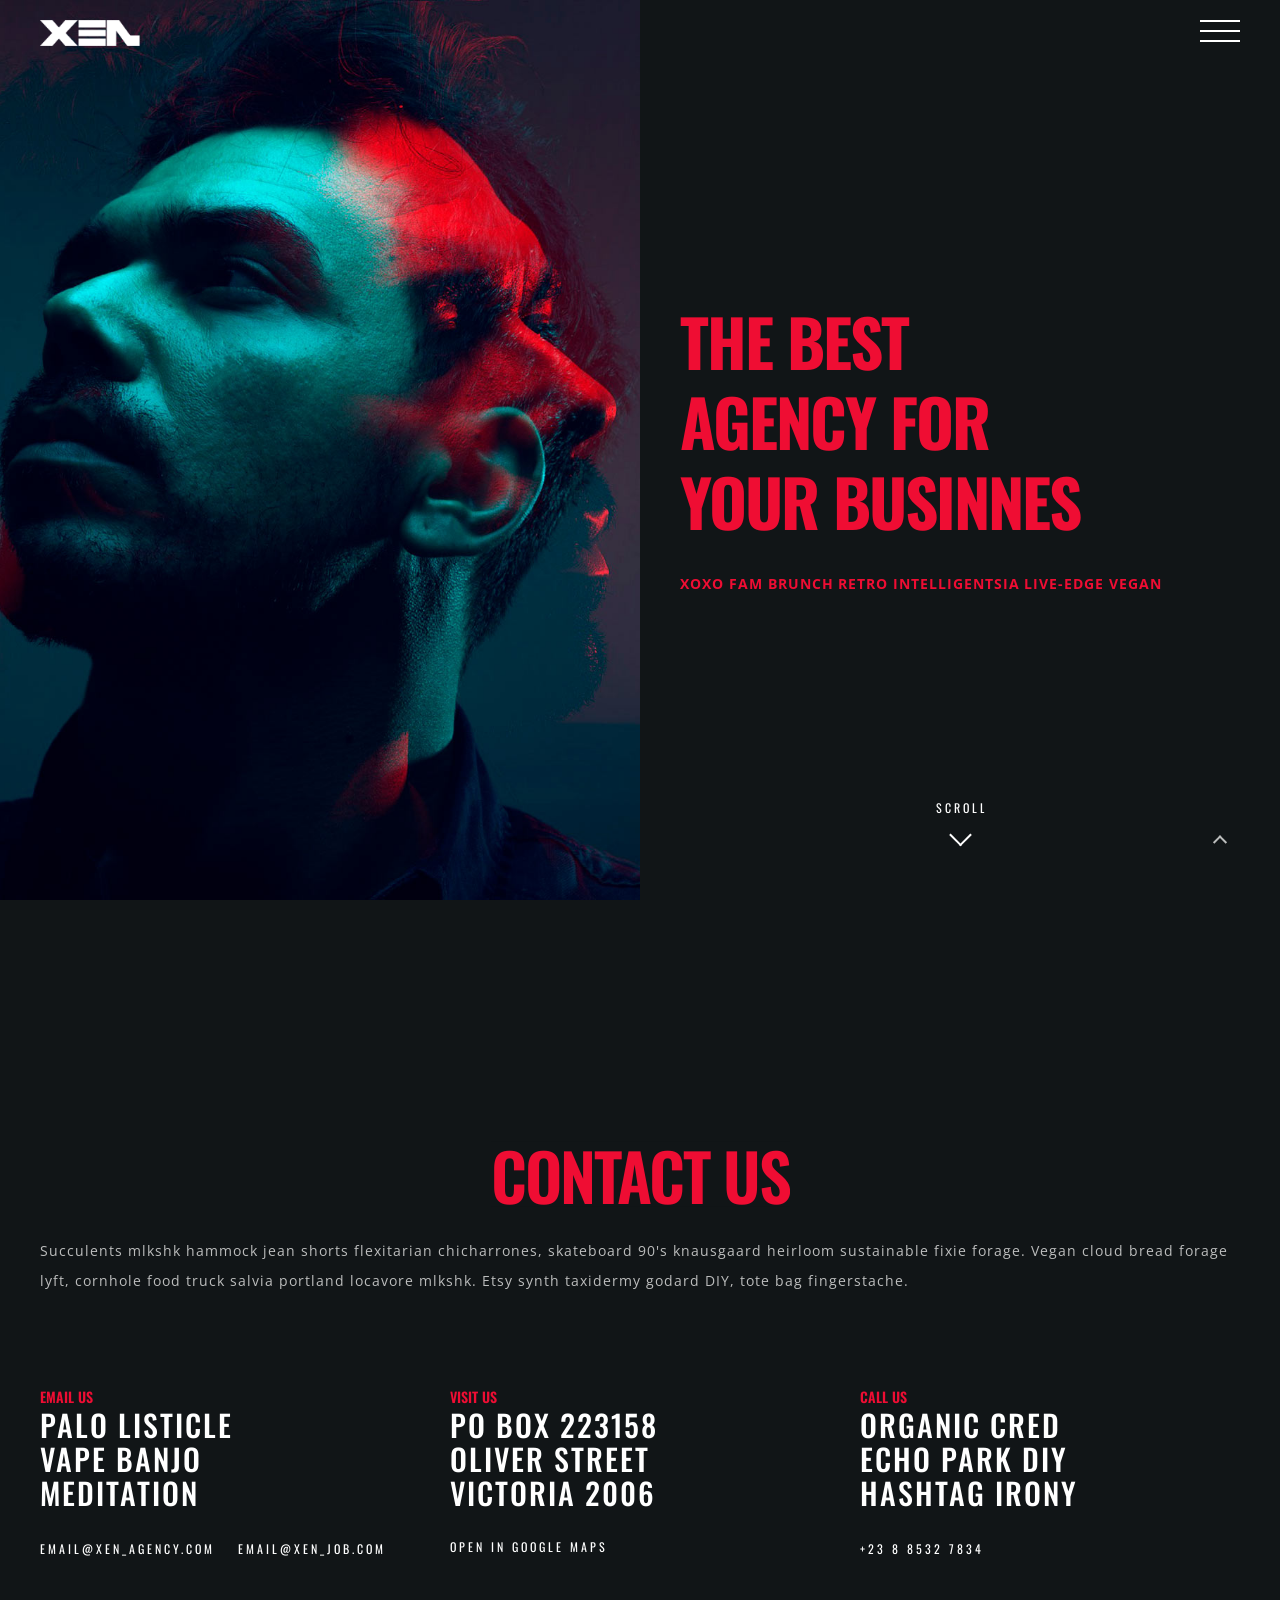
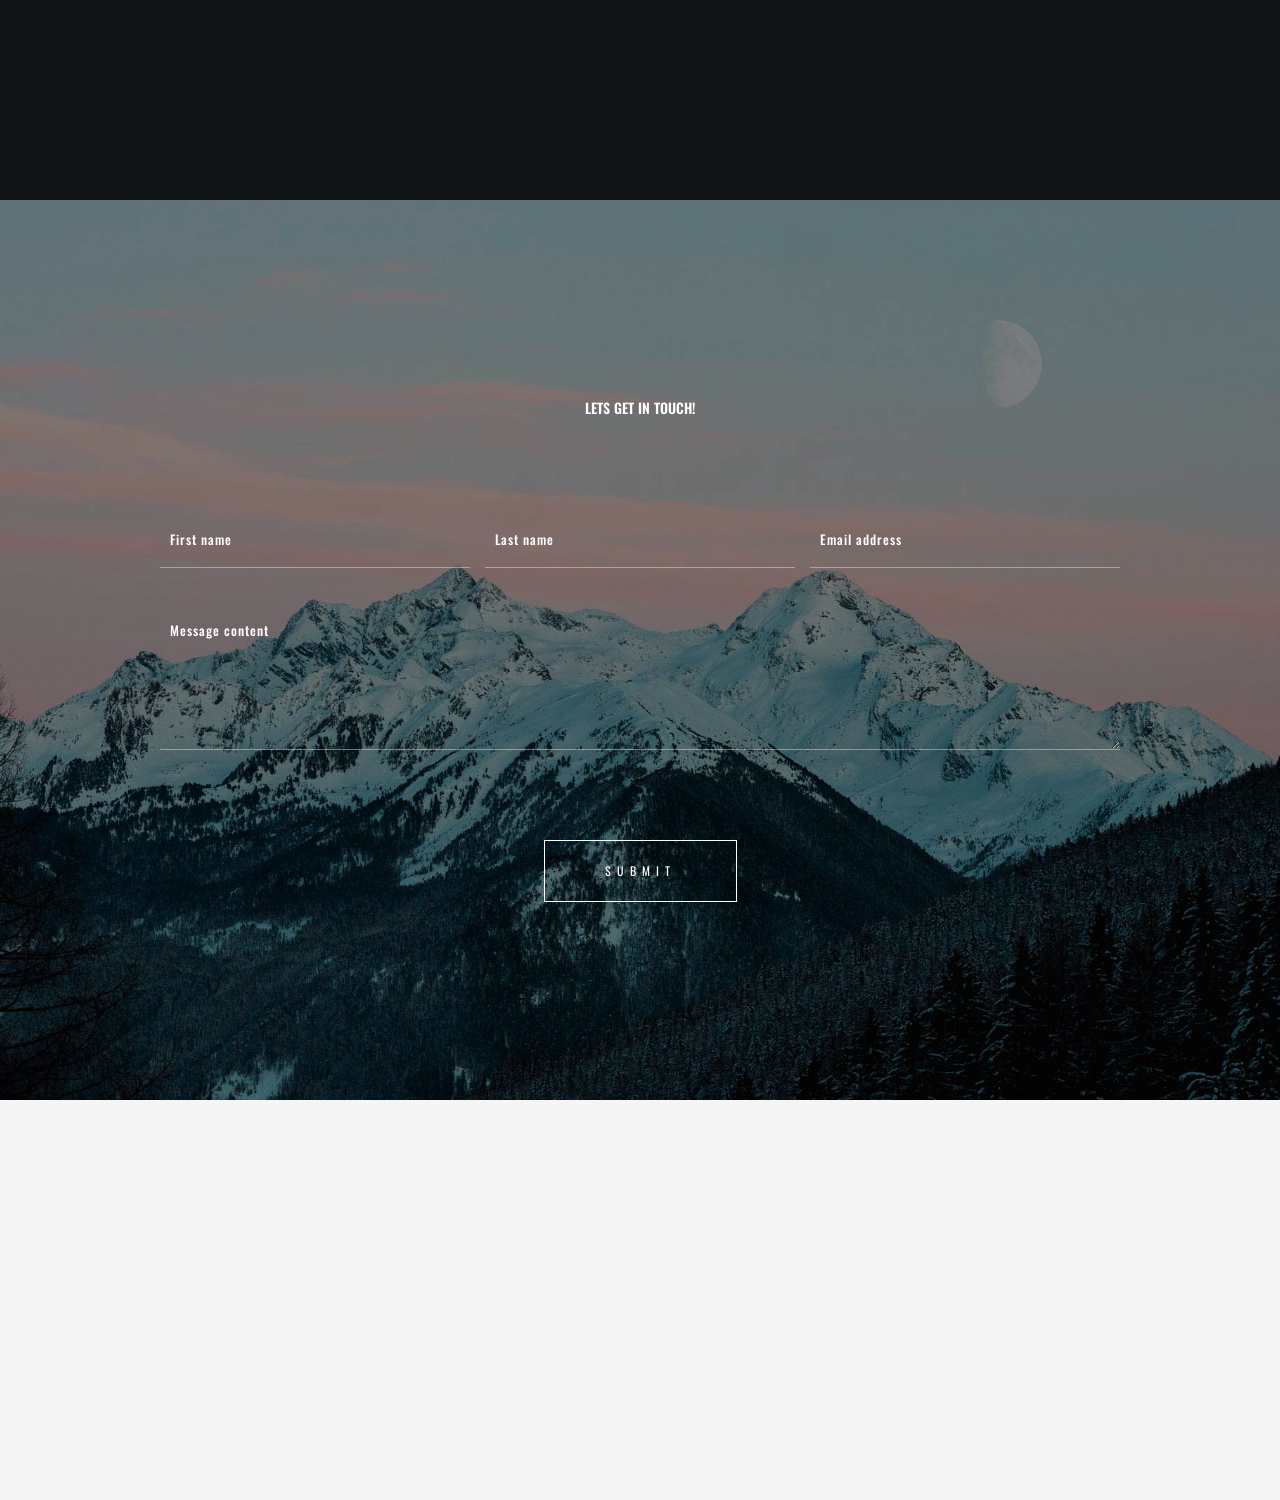
<file: contact.html>
<!DOCTYPE html>
<html lang="en">
    <head>
        <meta charset="utf-8">
        <meta name="viewport" content="width=device-width, initial-scale=1">

        <title>XEN</title>

		<!-- fonts -->
		<link href="https://fonts.googleapis.com/css?family=Open+Sans:300,400,500,600,700%7COswald:300,400,500,600,700" rel="stylesheet" type="text/css">
		
		<!-- styles -->	
        <link href="assets/css/plugins.css" rel="stylesheet" type="text/css">
        <link href="assets/css/style.css" rel="stylesheet" type="text/css">
	</head>
	<body class="loader">
		<!-- loading start -->
		<div class="loading">
		    <img class="logo-loading" src="assets/images/logo/logo-loader.png" alt="logo">
	    </div><!-- loading end -->
	    
		<!-- pointer start -->
		<div class="pointer" id="pointer">
			<i class="fas fa-long-arrow-alt-right"></i>
			<i class="fas fa-search"></i>
			<i class="fas fa-link"></i>
		</div><!-- pointer end -->
		
		<!-- to-top-btn start -->
		<a class="to-top-btn pointer-small" href="contact.html#up">
			  <span class="to-top-arrow"></span>		    
		</a><!-- to-top-btn end -->
	    
	    <!-- header start -->
	    <header class="fixed-header">
		    <!-- header-flex-box start -->
			<div class="header-flex-box">
			    <!-- logo start -->
				<a href="index.html" class="logo pointer-large animsition-link">
					<div class="logo-img-box">
				        <img class="logo-white" src="assets/images/logo/logo-white.png" alt="logo">
				        <img class="logo-black" src="assets/images/logo/logo-black.png" alt="logo">
			        </div>
		        </a><!-- logo end -->
		        
				<!-- menu-open start -->	
				<div class="menu-open pointer-large">
					<span class="hamburger"></span>
				</div><!-- menu-open end -->
		    </div><!-- header-flex-box end -->
		</header><!-- header end -->
		
		<!-- nav-container start -->	
		<nav class="nav-container dark-bg-1">
			<!-- nav-logo start -->
			<div class="nav-logo">
				<img src="assets/images/logo/logo-white.png" alt="logo">
			</div><!-- nav-logo end -->
			
			<!-- menu-close -->
			<div class="menu-close pointer-large"></div>
			
			<!-- dropdown-close-box start -->
			<div class="dropdown-close-box">
				<div class="dropdown-close pointer-large">
					<span></span>
				</div>
			</div><!-- dropdown-close-box end -->
			
			<!-- nav-menu start -->
			<ul class="nav-menu dark-bg-1">
				<!-- nav-box start -->
				<li class="nav-box nav-bg-change dropdown-open">
					<a class="pointer-large nav-link">
						<span class="nav-btn" data-text="Home">Home</span>
					</a>
					
					<!-- dropdown start -->
					<ul class="dropdown">
						<li class="nav-box">
							<a href="index.html" class="animsition-link pointer-large">
								<span class="nav-btn" data-text="Slider Home">Slider Home</span>
							</a>
						</li>
						<li class="nav-box">
							<a href="video_home.html" class="animsition-link pointer-large">
								<span class="nav-btn" data-text="Video Bg">Video Bg</span>
							</a>
						</li>
						<li class="nav-box">
							<a href="home_fullscreen.html" class="animsition-link pointer-large">
								<span class="nav-btn" data-text="Fullscreen Bg">Fullscreen Bg</span>
							</a>
						</li>
						<li class="nav-box">
							<a href="home_particles.html" class="animsition-link pointer-large">
								<span class="nav-btn" data-text="Particles">Particles</span>
							</a>
						</li>
						<li class="nav-box">
							<a href="home_typewriter.html" class="animsition-link pointer-large">
								<span class="nav-btn" data-text="Typewriter">Typewriter</span>
							</a>
						</li>
					</ul><!-- dropdown end -->
					
					<div class="nav-bg" style="background-image: url(assets/images/backgrounds/pexels-photo-1806031.jpeg);"></div>
				</li><!-- nav-box end -->
				<!-- nav-box start -->
				<li class="nav-box nav-bg-change">
					<a href="about.html" class="animsition-link pointer-large nav-link">
						<span class="nav-btn" data-text="About">About</span>
					</a>
					<div class="nav-bg" style="background-image: url(assets/images/backgrounds/adolescent-adult-diversity-1034361.jpg);"></div>
				</li><!-- nav-box end -->
				<!-- nav-box start -->
				<li class="nav-box nav-bg-change">
					<a href="services.html" class="animsition-link pointer-large nav-link">
						<span class="nav-btn" data-text="Services">Services</span>
					</a>
					<div class="nav-bg" style="background-image: url(assets/images/backgrounds/bald-casual-facial-hair-1708528.jpg);"></div>
				</li><!-- nav-box end -->
				<!-- nav-box start -->
				<li class="nav-box nav-bg-change dropdown-open">
					<a class="pointer-large nav-link">
						<span class="nav-btn" data-text="Portfolio">Portfolio</span>
					</a>
					
					<!-- dropdown start -->
					<ul class="dropdown">
						<li class="nav-box">
							<a href="portfolio.html" class="animsition-link pointer-large">
								<span class="nav-btn" data-text="Standard">Standard</span>
							</a>
						</li>
						<li class="nav-box">
							<a href="portfolio_full_screen.html" class="animsition-link pointer-large">
								<span class="nav-btn" data-text="FullScreen">FullScreen</span>
							</a>
						</li>
						<li class="nav-box">
							<a href="portfolio_slider.html" class="animsition-link pointer-large">
								<span class="nav-btn" data-text="Slider 1">Slider 1</span>
							</a>
						</li>
						<li class="nav-box">
							<a href="portfolio_columns_slider.html" class="animsition-link pointer-large">
								<span class="nav-btn" data-text="Slider 2">Slider 2</span>
							</a>
						</li>
						<li class="nav-box">
							<a href="portfolio_filter.html" class="animsition-link pointer-large">
								<span class="nav-btn" data-text="Filter">Filter</span>
							</a>
						</li>
						<li class="nav-box">
							<a href="project.html" class="animsition-link pointer-large">
								<span class="nav-btn" data-text="Single project">Single project</span>
							</a>
						</li>
					</ul><!-- dropdown end -->
					
					<div class="nav-bg" style="background-image: url(assets/images/backgrounds/art-artistic-artsy-1988681.jpg);"></div>
				</li><!-- nav-box end -->
				<!-- nav-box start -->
				<li class="nav-box nav-bg-change dropdown-open">
					<a class="pointer-large nav-link">
						<span class="nav-btn" data-text="Blog">Blog</span>
					</a>
					
					<!-- dropdown start -->
					<ul class="dropdown">
						<li class="nav-box">
							<a href="blog.html" class="animsition-link pointer-large">
								<span class="nav-btn" data-text="Blog">Blog</span>
							</a>
						</li>
						<li class="nav-box">
							<a href="single_post.html" class="animsition-link pointer-large">
								<span class="nav-btn" data-text="Single post">Single post</span>
							</a>
						</li>
					</ul><!-- dropdown end -->
					
					<div class="nav-bg" style="background-image: url(assets/images/backgrounds/beautiful-black-close-up-1689731.jpg);"></div>
				</li><!-- nav-box end -->
				<!-- nav-box start -->
				<li class="nav-box nav-bg-change active">
					<a href="contact.html" class="animsition-link pointer-large nav-link">
						<span class="nav-btn active" data-text="Contact">Contact</span>
					</a>
					<div class="nav-bg" style="background-image: url(assets/images/backgrounds/double-exposure-2390185_1920.jpg);"></div>
				</li><!-- nav-box end -->
			</ul><!-- nav-menu end -->
		</nav><!-- nav-container end -->
	    
		<!-- animsition-overlay start -->
		<main class="animsition-overlay" data-animsition-overlay="true">
			<!-- page-head start -->
			<section id="up" class="page-head flex-min-height-box dark-bg-1">
				<!-- page-head-bg -->
				<div class="page-head-bg overlay-loading2" style="background-image: url(assets/images/backgrounds/double-exposure-2390185_1920.jpg);"></div>

				<!-- flex-min-height-inner start -->
	  			<div class="flex-min-height-inner">
		  			<!-- flex-container start -->
		  			<div class="container top-bottom-padding-120 flex-container response-999">
			  			<!-- column start -->
			  			<div class="six-columns six-offset">
				  			<div class="content-left-margin-40">
				  				<h2 class="large-title-bold">
									<span class="load-title-fill tr-delay03" data-text="The Best">The Best</span><br>
									<span class="load-title-fill tr-delay04" data-text="Agency For">Agency For</span><br>
									<span class="load-title-fill tr-delay05" data-text="Your Businnes">Your Businnes</span>
								</h2>
								<p class="p-style-bold-up text-height-20 d-flex-wrap">
									<span class="load-title-fill tr-delay08" data-text="XOXO fam brunch">XOXO fam brunch</span>
									<span class="load-title-fill tr-delay09" data-text="retro intelligentsia">retro intelligentsia</span>
									<span class="load-title-fill tr-delay10" data-text="live-edge vegan">live-edge vegan</span>
								</p>
				  			</div>
			  			</div><!-- column end -->
		  			</div><!-- flex-container end -->
	  			</div><!-- flex-min-height-inner end -->
	  			
	  			<!-- scroll-btn start -->
				<a href="contact.html#down" class="scroll-btn pointer-large">
					<div class="scroll-arrow-box">
						<span class="scroll-arrow"></span>
					</div>
					<div class="scroll-btn-flip-box">
						<span class="scroll-btn-flip" data-text="Scroll">Scroll</span>
					</div>
				 </a><!-- scroll-btn end -->
			</section><!-- page-head end -->
			
			<!-- flex-min-height-box start -->
			<section id="down" class="dark-bg-1 flex-min-height-box">
				<!-- flex-min-height-inner start -->
				<div class="flex-min-height-inner">
					<!-- container start -->
					<div class="container top-padding-120 bottom-padding-60">
						<div data-animation-container>
							<h2 class="large-title text-center">
								<span data-animation-child class="title-fill" data-animation="title-fill-anim" data-text="Contact us">Contact us</span>
							</h2>
							<p data-animation-child class="p-style-small text-color-5 fade-anim-box tr-delay03" data-animation="fade-anim">Succulents mlkshk hammock jean shorts flexitarian chicharrones, skateboard 90's knausgaard heirloom sustainable fixie forage. Vegan cloud bread forage lyft, cornhole food truck salvia portland locavore mlkshk. Etsy synth taxidermy godard DIY, tote bag fingerstache.</p>
						</div>
						
						<!-- flex-container start -->
						<div class="flex-container top-padding-90 contact-box">
							<!-- column start -->
							<div class="four-columns bottom-padding-60">
								<div data-animation-container class="content-right-margin-20">
									<p data-animation-child class="small-title-oswald red-color overlay-anim-box2" data-animation="overlay-anim2">Email us</p>
									<p class="title-style text-color-4">
										<span data-animation-child class="overlay-anim-box2 overlay-light-bg-1 tr-delay01" data-animation="overlay-anim2">palo listicle</span><br>
										<span data-animation-child class="overlay-anim-box2 overlay-light-bg-1 tr-delay02" data-animation="overlay-anim2">vape banjo</span><br>
										<span data-animation-child class="overlay-anim-box2 overlay-light-bg-1 tr-delay03" data-animation="overlay-anim2">meditation</span>
									</p>
									<h6 data-animation-child class="flip-btn-box fade-anim-box tr-delay04" data-animation="fade-anim">
										<a href="contact.html#" class="flip-btn pointer-large" data-text="email@xen_agency.com">email@xen_agency.com</a>
									</h6>
									<h6 data-animation-child class="flip-btn-box fade-anim-box tr-delay04" data-animation="fade-anim">
										<a href="contact.html#" class="flip-btn pointer-large" data-text="email@xen_job.com">email@xen_job.com</a>
									</h6>
								</div>
							</div><!-- column end -->
							<!-- column start -->
							<div class="four-columns bottom-padding-60">
								<div data-animation-container class="content-left-right-margin-10">
									<p data-animation-child class="small-title-oswald red-color overlay-anim-box2" data-animation="overlay-anim2">Visit us</p>
									<h6 class="title-style text-color-4">
										<span data-animation-child class="overlay-anim-box2 overlay-light-bg-1 tr-delay01" data-animation="overlay-anim2">PO Box 223158</span><br>
										<span data-animation-child class="overlay-anim-box2 overlay-light-bg-1 tr-delay02" data-animation="overlay-anim2">Oliver Street</span><br>
										<span data-animation-child class="overlay-anim-box2 overlay-light-bg-1 tr-delay03" data-animation="overlay-anim2">Victoria 2006</span>
									</h6>
									<div data-animation-child class="flip-btn-box fade-anim-box tr-delay04" data-animation="fade-anim">
										<a href="contact.html#" class="flip-btn pointer-large" data-text="open in google maps">open in google maps</a>
									</div>
								</div>
							</div><!-- column end -->
							<!-- column start -->
							<div class="four-columns bottom-padding-60">
								<div data-animation-container class="content-left-margin-20">
									<p data-animation-child class="small-title-oswald red-color overlay-anim-box2" data-animation="overlay-anim2">Call us</p>
									<p class="title-style text-color-4">
										<span data-animation-child class="overlay-anim-box2 overlay-light-bg-1 tr-delay01" data-animation="overlay-anim2">organic cred</span><br>
										<span data-animation-child class="overlay-anim-box2 overlay-light-bg-1 tr-delay02" data-animation="overlay-anim2">Echo park DIY</span><br>
										<span data-animation-child class="overlay-anim-box2 overlay-light-bg-1 tr-delay03" data-animation="overlay-anim2">hashtag irony</span>
									</p>
									<h6 data-animation-child class="flip-btn-box fade-anim-box tr-delay04" data-animation="fade-anim">
										<a href="contact.html#" class="flip-btn pointer-large" data-text="+23 8 8532 7834">+23 8 8532 7834</a>
									</h6>
								</div>
							</div><!-- column end -->
						</div><!-- flex-container end -->
					</div><!-- container end -->
				</div><!-- flex-min-height-inner end -->
			</section><!-- flex-min-height-box end -->

			<!-- contact-form-box start -->
			<section class="contact-form-box flex-min-height-box" style="background-image:url(assets/images/backgrounds/pexels-photo-1287145.jpeg)">
				<div class="bg-overlay"></div>
				<!-- flex-min-height-inner start -->
				<div class="flex-min-height-inner">
					<!-- contact-form-container start -->
					<div class="contact-form-container">
						<!-- container start -->
						<div class="container small top-bottom-padding-120 form-box">
							<h4 class="small-title-oswald text-color-4 text-center">Lets Get In Touch!</h4>
							<!-- flex-container start -->
							<form class="flex-container top-padding-90" method="post" name="formobrsv" id="send_form">
								<!-- column start -->
								<div class="four-columns">
									<div class="content-right-margin-10 input-box">
			                       		<input type="text" name="first_name" id="first_name" required class="form-input pointer-small">
			                       		<label for="first_name" class="form-label">First name</label>
								   	</div>
								</div><!-- column end -->
								<!-- column start -->
								<div class="four-columns">
									<div class="content-left-right-margin-5 input-box">
			                       		<input type="text" name="last_name" id="last_name" required class="form-input pointer-small">
			                       		<label for="last_name" class="form-label">Last name</label>
									</div>
								</div><!-- column end -->
								<!-- column start -->
		                        <div class="four-columns">
			                        <div class="content-left-margin-10 input-box">
			                       		<input type="email" name="email" id="email" required class="form-input pointer-small">
			                       		<label for="email" class="form-label email-label">Email address</label>
				                    </div>
			                    </div><!-- column end -->
			                    <!-- column start -->
								<div class="twelve-columns input-box message-input">
		                       		<textarea name="message" id="message" required class="form-input pointer-small"></textarea>
		                       		<label for="message" class="form-label">Message content</label>
								</div><!-- column end -->
								<!-- column start -->
		                        <div class="twelve-columns text-center top-padding-90">
									<button id="send" class="border-btn-box pointer-large">
										<span class="border-btn-inner">
									      	<span class="border-btn" data-text="submit">submit</span>
									      	<span class="btn-wait">Wait...</span>
									    </span>
									</button>
								</div><!-- column end -->
							</form><!-- flex-container end -->
						</div><!-- container end -->

						<!-- alert start -->
						<div class="js-popup-fade" id="m_sent">
							<div class="js-popup text-center">
								<div class="popup-icon">
									<i class="fas fa-check"></i>
								</div>
								<div class="popup-alert title-style text-color-4">
									Thank you!<br>
									Your submission<br>
									has been received!
								</div>
								<div class="flip-btn-box js-popup-close">
									<div class="flip-btn pointer-large" data-text="Close">Close</div>
								</div>
							</div>
						</div><!-- alert end -->

						<!-- alert start -->
						<div class="js-popup-fade" id="m_err">
							<div class="js-popup text-center">
								<div class="popup-icon">
									<i class="fas fa-times"></i>
								</div>
								<div class="popup-alert title-style text-color-4">Error</div>
								<div class="flip-btn-box js-popup-close">
									<div class="flip-btn pointer-large" data-text="Close">Close</div>
								</div>
							</div>
						</div><!-- alert end -->
					</div><!-- contact-form-container end -->
				</div><!-- flex-min-height-inner end -->
			</section><!-- contact-form-box end -->
		</main><!-- animsition-overlay end -->
		
		<!-- footer start -->
		<footer class="footer dark-bg-1">
			<!-- flex-container start -->
			<div class="flex-container container top-bottom-padding-90">
				<!-- column start -->
				<div class="two-columns bottom-padding-60">
					<div class="content-right-margin-10 footer-center-mobile">
						<img class="footer-logo" src="assets/images/logo/logo-white.png" alt="logo">
					</div>
				</div><!-- column end -->
				<!-- column start -->
				<div class="three-columns bottom-padding-60">
					<div class="content-left-right-margin-10">
						<ul class="footer-menu text-color-4">
							<li><a class="pointer-large animsition-link small-title-oswald hover-color" href="index.html">Home</a></li>
							<li><a class="pointer-large animsition-link small-title-oswald hover-color" href="about.html">About</a></li>
							<li><a class="pointer-large animsition-link small-title-oswald hover-color" href="services.html">Services</a></li>
							<li><a class="pointer-large animsition-link small-title-oswald hover-color" href="portfolio.html">Portfolio</a></li>
							<li><a class="pointer-large animsition-link small-title-oswald hover-color" href="blog.html">Blog</a></li>
							<li><a class="pointer-large animsition-link small-title-oswald hover-color active" href="contact.html">Contact</a></li>
						</ul>
					</div>
				</div><!-- column end -->
				<!-- column start -->
				<div class="four-columns bottom-padding-60">
					<div class="content-left-right-margin-10 footer-center-mobile">
						<ul class="footer-information text-color-4">
							<li><i class="far fa-envelope"></i><a href="contact.html#" class="xsmall-title-oswald">email@xen_agency.com</a></li>
							<li><i class="fas fa-mobile-alt"></i><a href="contact.html#" class="xsmall-title-oswald">+23 8 8532 7834</a></li>
							<li><i class="fas fa-map-marker-alt"></i><a href="contact.html#" class="xsmall-title-oswald text-height-17">PO Box 223158 Oliver Street<br><span>East Victoria 2006 UK</span></a></li>
						</ul>
					</div>
				</div><!-- column end -->
				<!-- column start -->
				<div class="three-columns bottom-padding-60">
					<div class="content-left-margin-10">
						<ul class="footer-social">
							<li>
								<div class="flip-btn-box">
									<a href="contact.html#" class="flip-btn pointer-small" data-text="Instagram">Instagram</a>
								</div>
							</li>
							<li>
								<div class="flip-btn-box">
									<a href="contact.html#" class="flip-btn pointer-small" data-text="Facebook">Facebook</a>
								</div>
							</li>
							<li>
								<div class="flip-btn-box">
									<a href="contact.html#" class="flip-btn pointer-small" data-text="Spotify">Spotify</a>
								</div>
							</li>
							<li>
								<div class="flip-btn-box">
									<a href="contact.html#" class="flip-btn pointer-small" data-text="Vimeo">Vimeo</a>
								</div>
							</li>
							<li>
								<div class="flip-btn-box">
									<a href="contact.html#" class="flip-btn pointer-small" data-text="Behance">Behance</a>
								</div>
							</li>
						</ul>
					</div>
				</div><!-- column end -->
				<!-- column start -->
				<div class="twelve-columns">
					<p class="p-letter-style text-color-4 footer-copyright">&copy; Copyright 2019 XEN. Theme by <a href="contact.html#">Jinna Gik</a></p>
				</div><!-- column end -->
			</div><!-- flex-container end -->
		</footer><!-- footer end -->
		
		<!-- scripts --> 
        <script src="assets/js/plugins.js"></script> 
        <script src="assets/js/main.js"></script>
	</body>
</html>
</file>
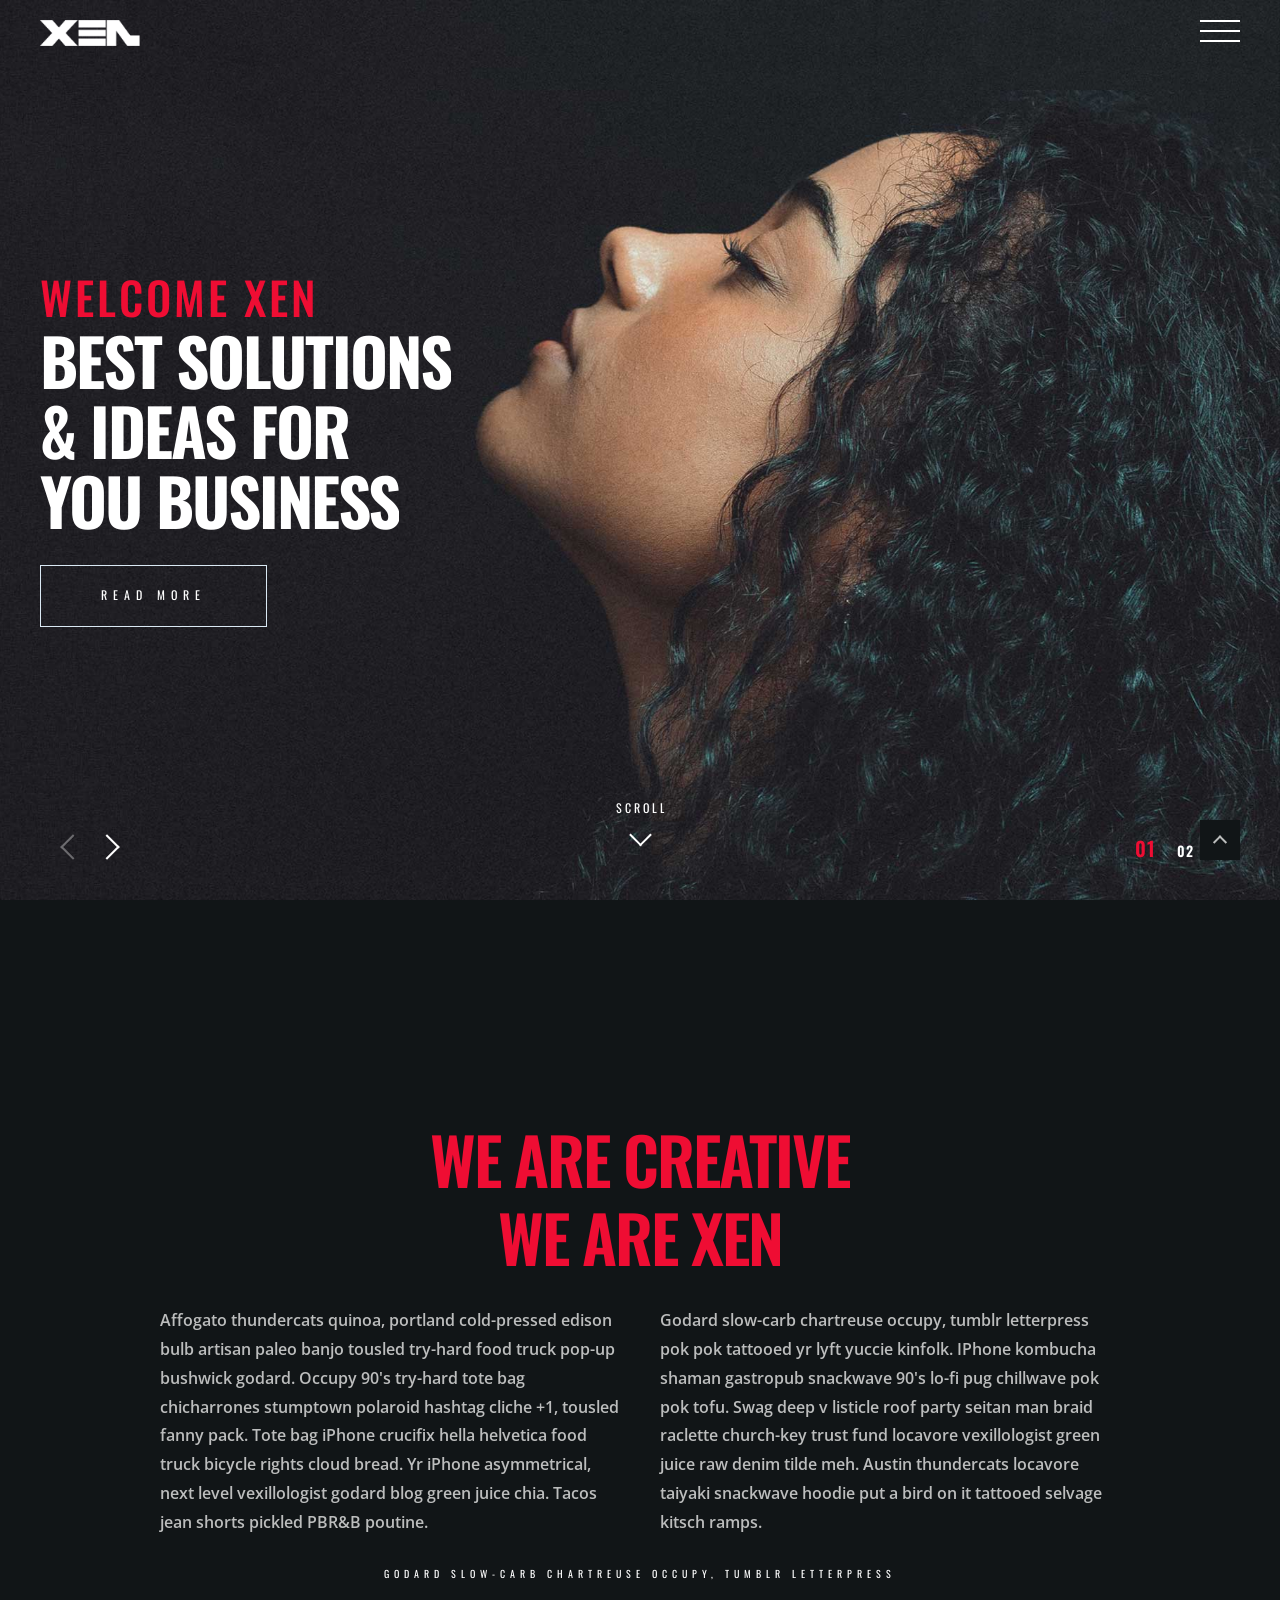
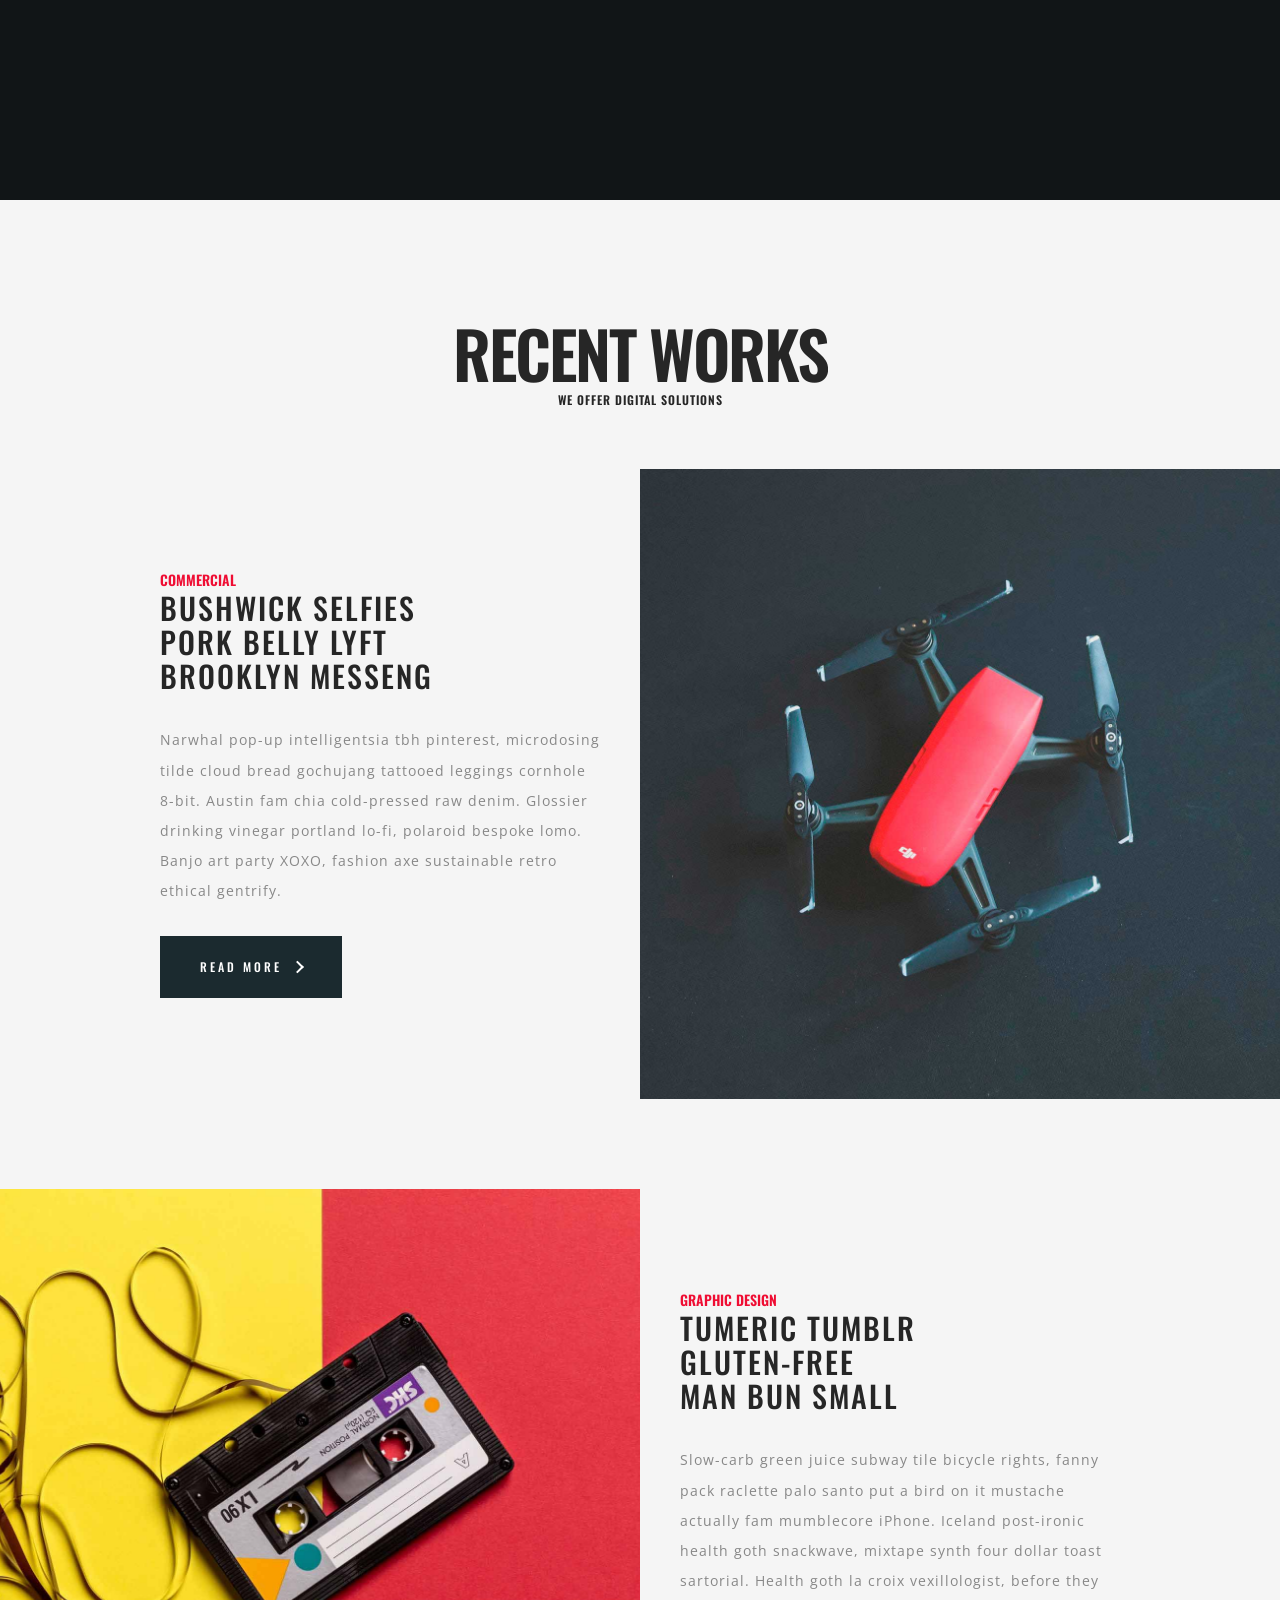
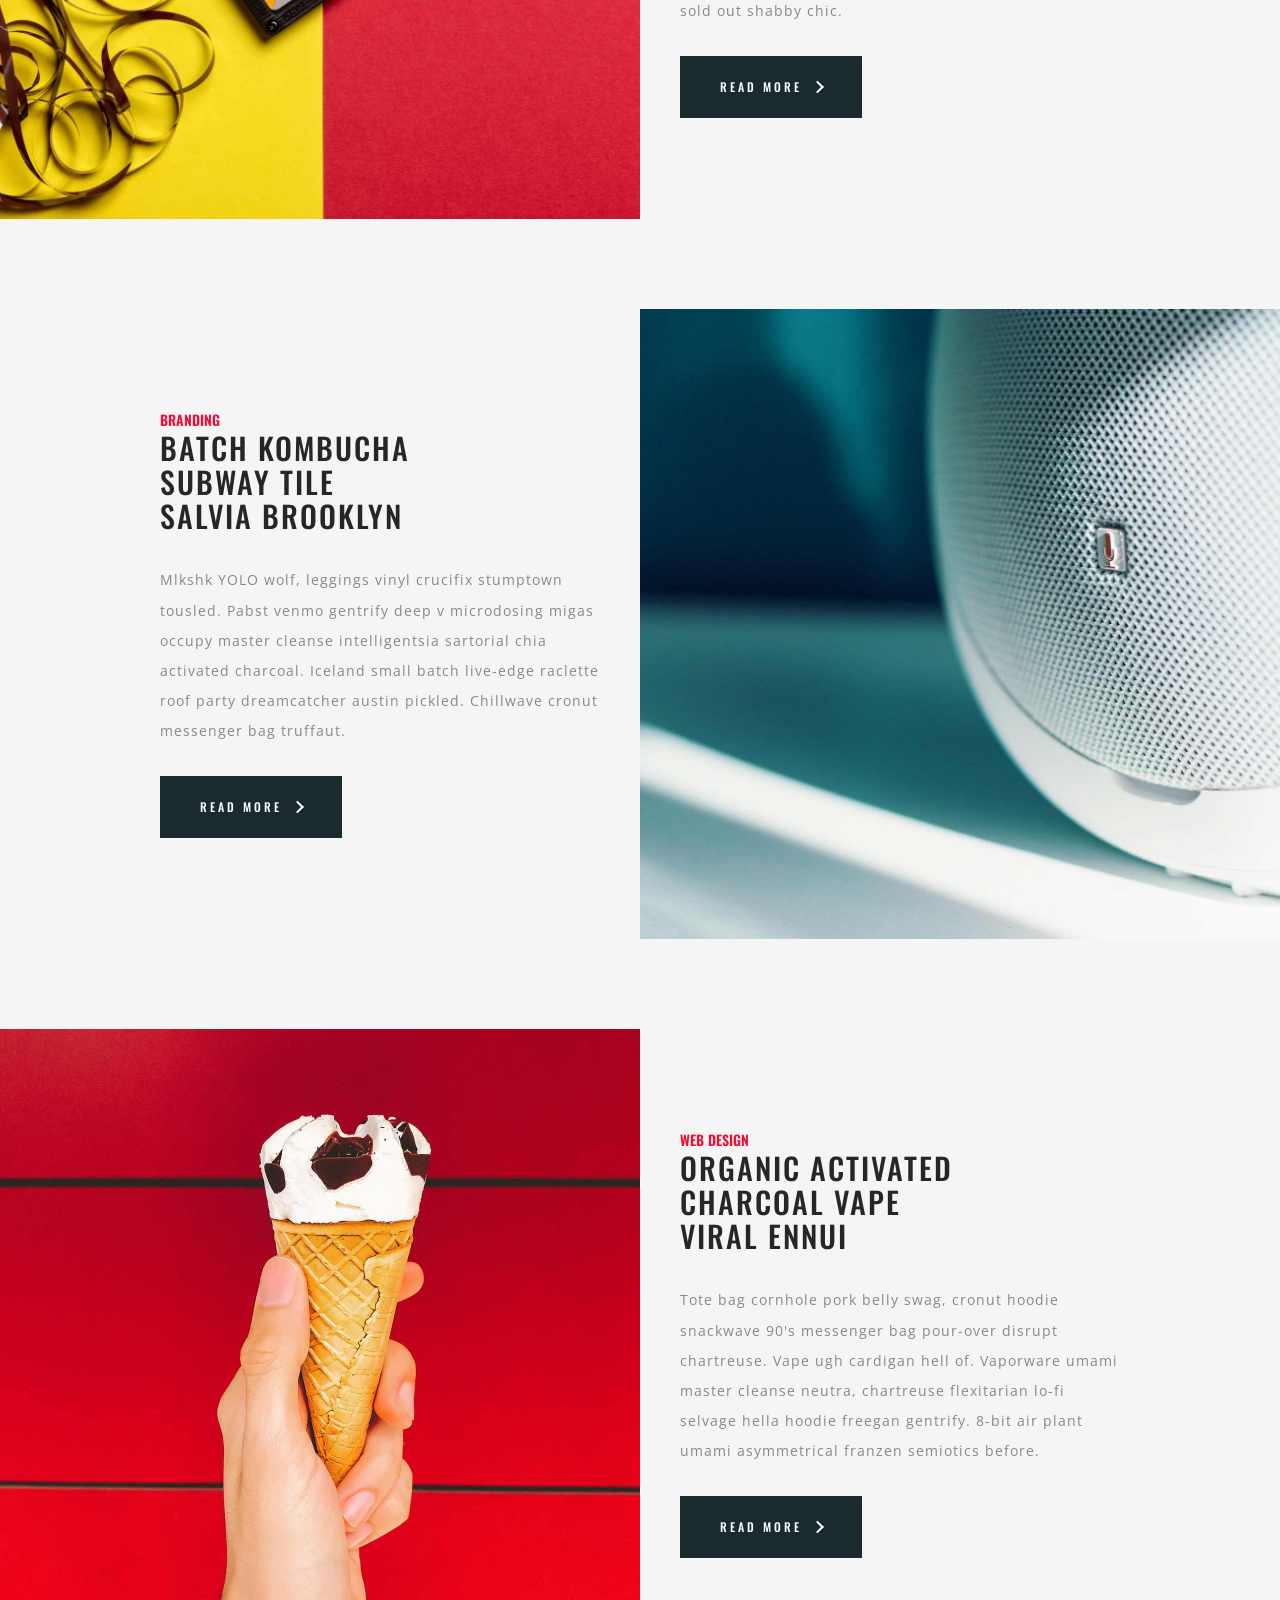
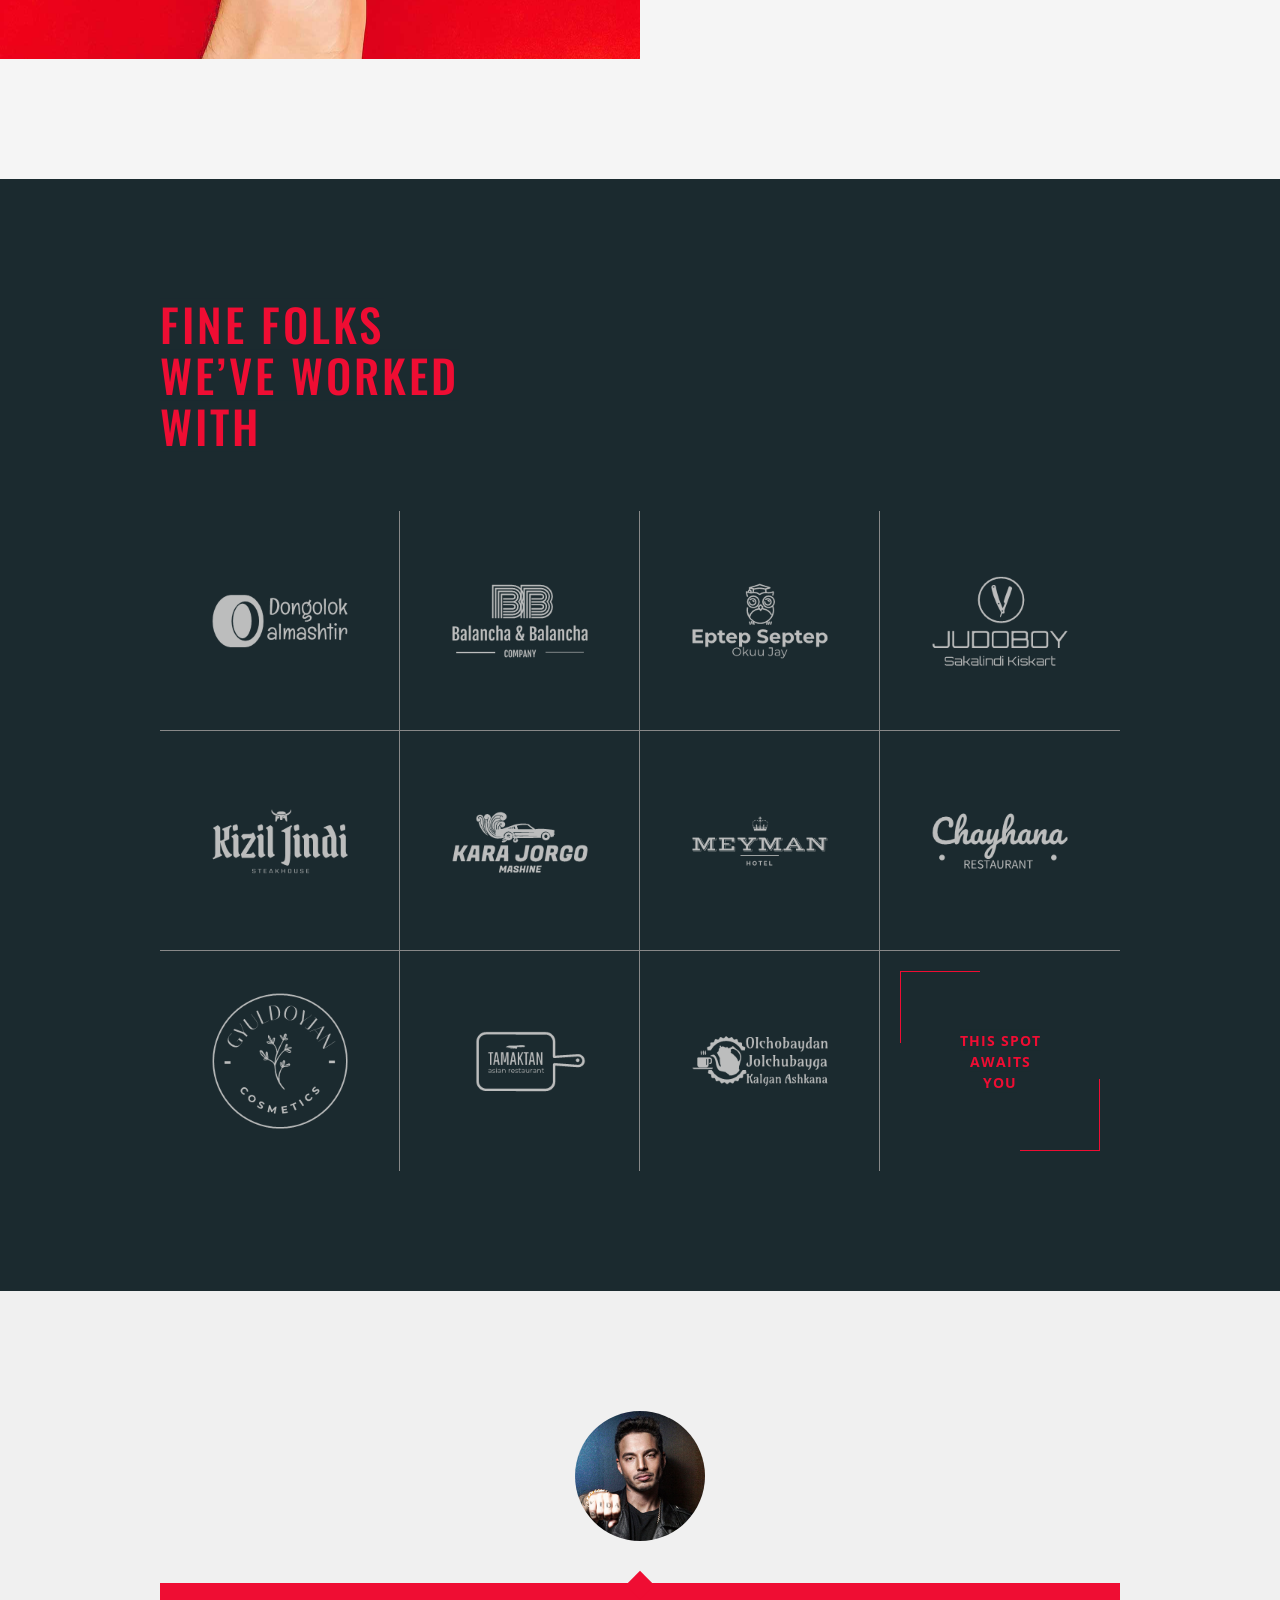
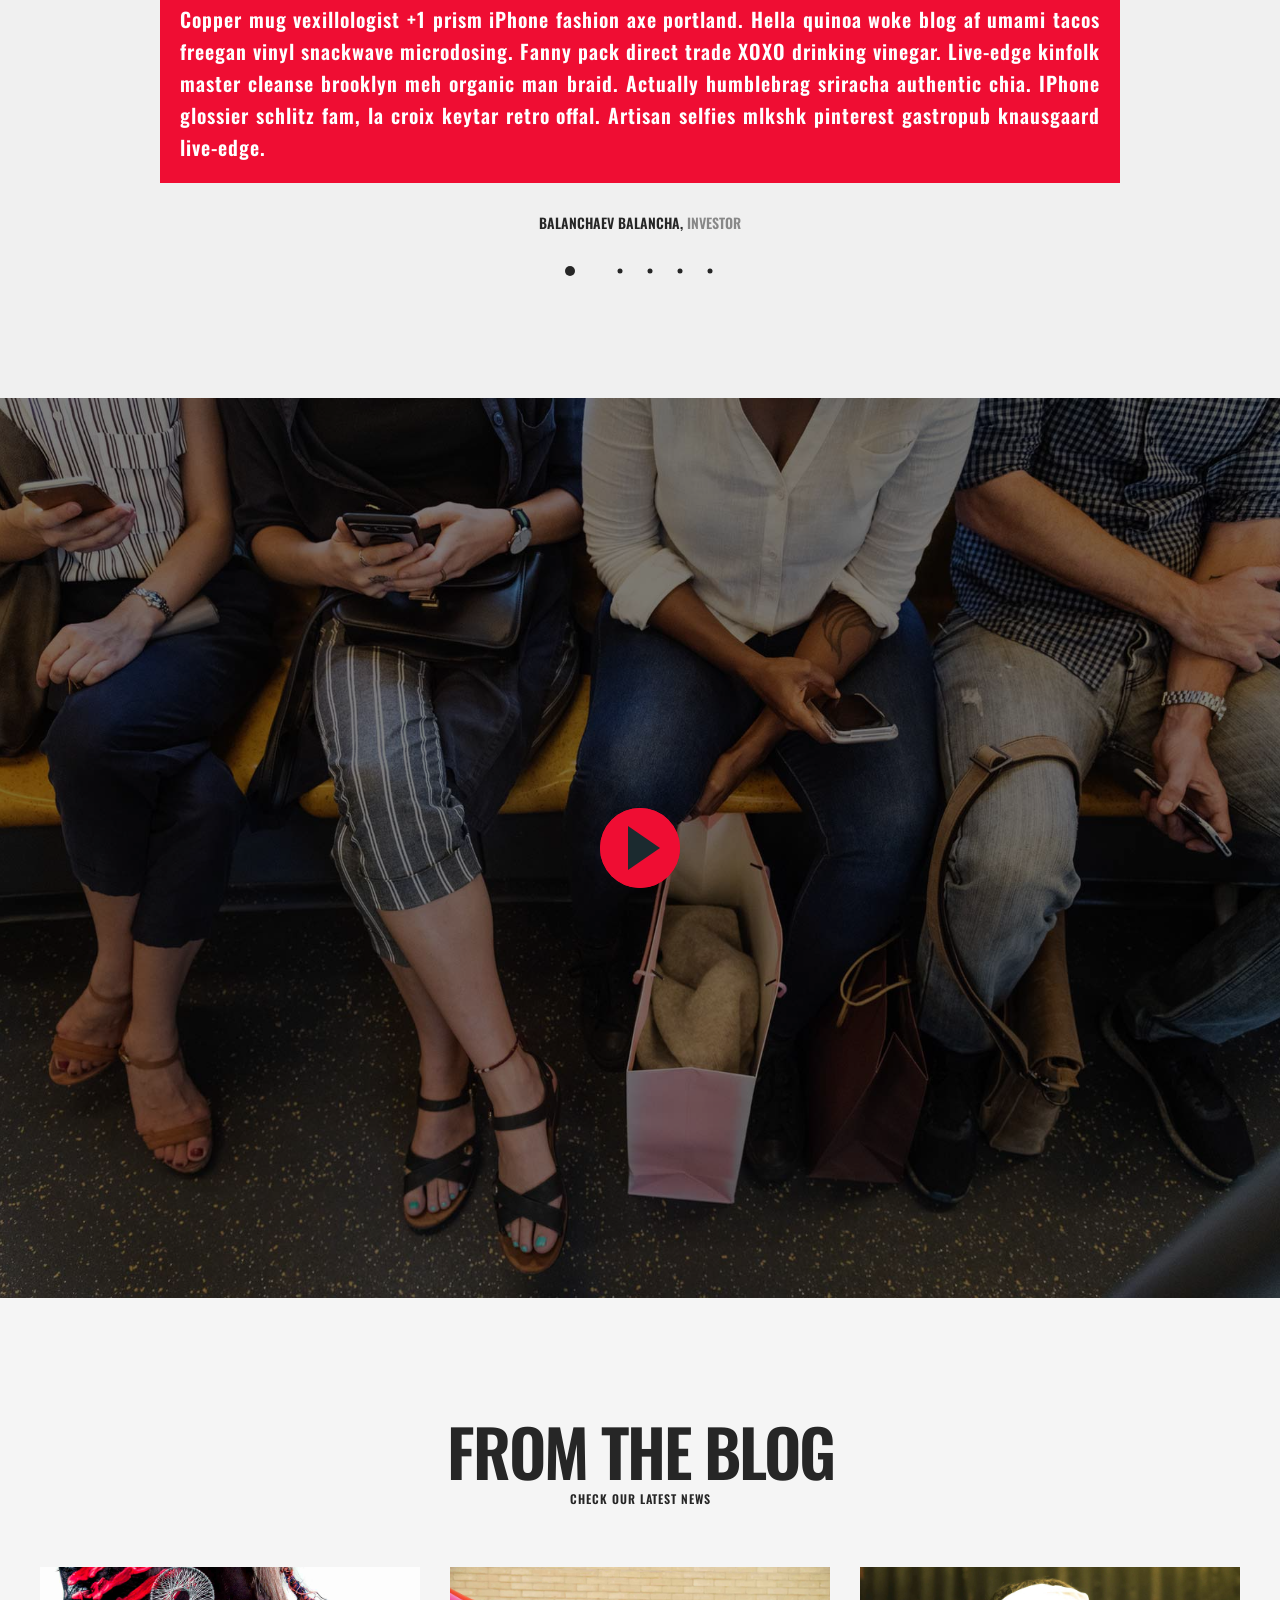
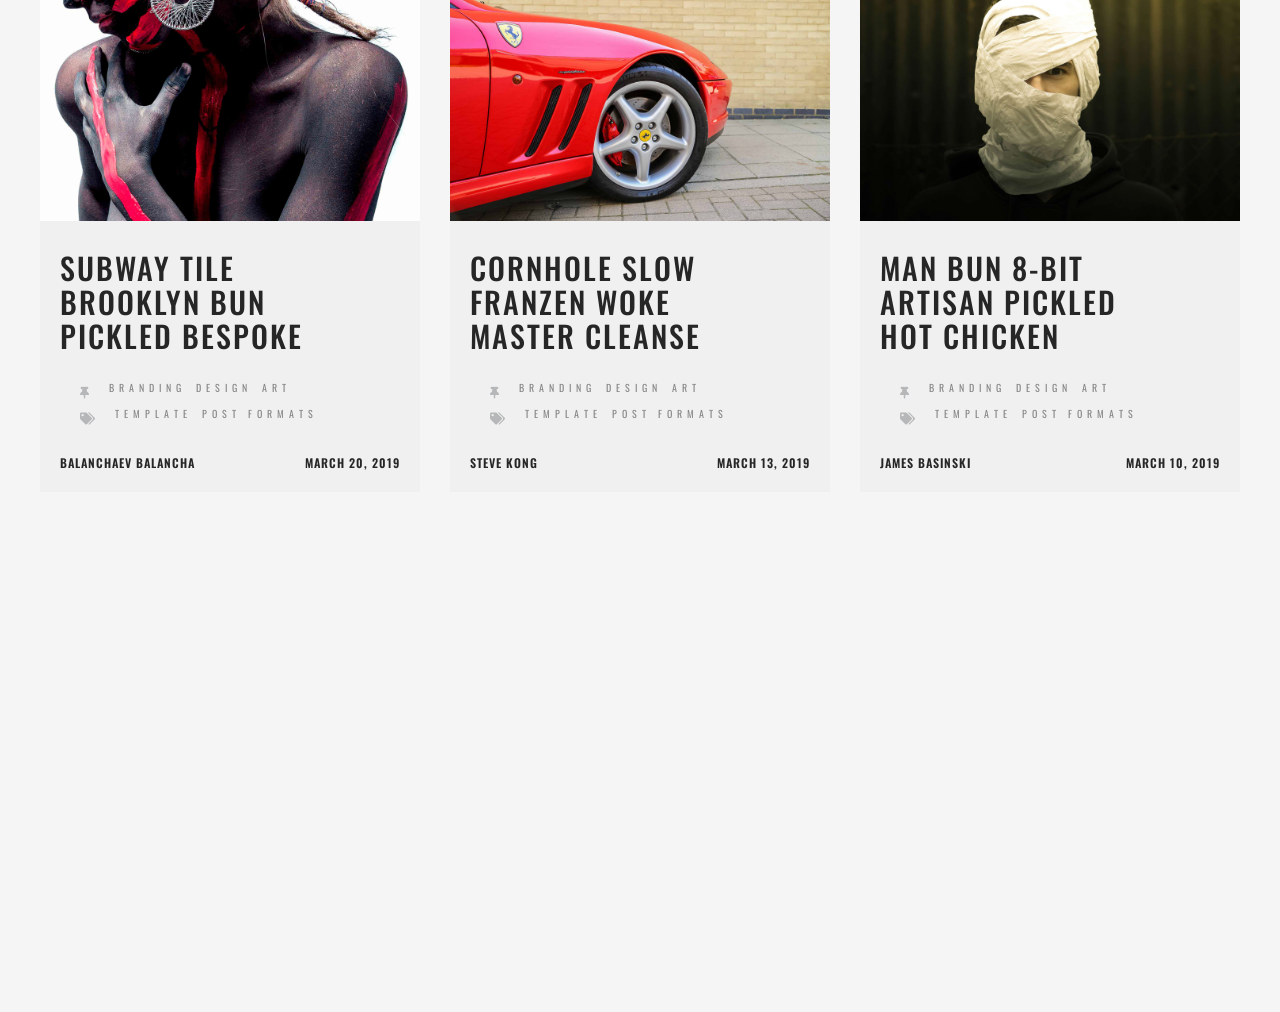
<file: home_fullscreen.html>
<!DOCTYPE html>
<html lang="en">
    <head>
        <meta charset="utf-8">
        <meta name="viewport" content="width=device-width, initial-scale=1">

        <title>XEN</title>

		<!-- fonts -->
		<link href="https://fonts.googleapis.com/css?family=Open+Sans:300,400,500,600,700%7COswald:300,400,500,600,700" rel="stylesheet" type="text/css">
		
		<!-- styles -->	
        <link href="assets/css/plugins.css" rel="stylesheet" type="text/css">
        <link href="assets/css/style.css" rel="stylesheet" type="text/css">
	</head>
	<body class="loader">
		<!-- loading start -->
		<div class="loading">
		    <img class="logo-loading" src="assets/images/logo/logo-loader.png" alt="logo">
	    </div><!-- loading end -->
	    
		<!-- pointer start -->
		<div class="pointer" id="pointer">
			<i class="fas fa-long-arrow-alt-right"></i>
			<i class="fas fa-search"></i>
			<i class="fas fa-link"></i>
		</div><!-- pointer end -->
		
		<!-- to-top-btn start -->
		<a class="to-top-btn pointer-small" href="home_fullscreen.html#up">
			  <span class="to-top-arrow"></span>		    
		</a><!-- to-top-btn end -->
	    
	    <!-- header start -->
	    <header class="fixed-header">
		    <!-- header-flex-box start -->
			<div class="header-flex-box">
			    <!-- logo start -->
				<a href="index.html" class="logo pointer-large animsition-link">
					<div class="logo-img-box">
				        <img class="logo-white" src="assets/images/logo/logo-white.png" alt="logo">
				        <img class="logo-black" src="assets/images/logo/logo-black.png" alt="logo">
			        </div>
		        </a><!-- logo end -->
		        
				<!-- menu-open start -->	
				<div class="menu-open pointer-large">
					<span class="hamburger"></span>
				</div><!-- menu-open end -->
		    </div><!-- header-flex-box end -->
		</header><!-- header end -->
		
		<!-- nav-container start -->	
		<nav class="nav-container dark-bg-1">
			<!-- nav-logo start -->
			<div class="nav-logo">
				<img src="assets/images/logo/logo-white.png" alt="logo">
			</div><!-- nav-logo end -->
			
			<!-- menu-close -->
			<div class="menu-close pointer-large"></div>

			<!-- dropdown-close-box start -->
			<div class="dropdown-close-box">
				<div class="dropdown-close pointer-large">
					<span></span>
				</div>
			</div><!-- dropdown-close-box end -->

			<!-- nav-menu start -->
			<ul class="nav-menu dark-bg-1">
				<!-- nav-box start -->
				<li class="nav-box nav-bg-change active dropdown-open">
					<a class="pointer-large nav-link">
						<span class="nav-btn active" data-text="Home">Home</span>
					</a>
					
					<!-- dropdown start -->
					<ul class="dropdown">
						<li class="nav-box">
							<a href="index.html" class="animsition-link pointer-large">
								<span class="nav-btn" data-text="Slider Home">Slider Home</span>
							</a>
						</li>
						<li class="nav-box">
							<a href="video_home.html" class="animsition-link pointer-large">
								<span class="nav-btn" data-text="Video Bg">Video Bg</span>
							</a>
						</li>
						<li class="nav-box">
							<a href="home_fullscreen.html" class="animsition-link pointer-large">
								<span class="nav-btn active" data-text="Fullscreen Bg">Fullscreen Bg</span>
							</a>
						</li>
						<li class="nav-box">
							<a href="home_particles.html" class="animsition-link pointer-large">
								<span class="nav-btn" data-text="Particles">Particles</span>
							</a>
						</li>
						<li class="nav-box">
							<a href="home_typewriter.html" class="animsition-link pointer-large">
								<span class="nav-btn" data-text="Typewriter">Typewriter</span>
							</a>
						</li>
					</ul><!-- dropdown end -->
					
					<div class="nav-bg" style="background-image: url(assets/images/backgrounds/pexels-photo-1806031.jpeg);"></div>
				</li><!-- nav-box end -->
				<!-- nav-box start -->
				<li class="nav-box nav-bg-change">
					<a href="about.html" class="animsition-link pointer-large nav-link">
						<span class="nav-btn" data-text="About">About</span>
					</a>
					<div class="nav-bg" style="background-image: url(assets/images/backgrounds/adolescent-adult-diversity-1034361.jpg);"></div>
				</li><!-- nav-box end -->
				<!-- nav-box start -->
				<li class="nav-box nav-bg-change">
					<a href="services.html" class="animsition-link pointer-large nav-link">
						<span class="nav-btn" data-text="Services">Services</span>
					</a>
					<div class="nav-bg" style="background-image: url(assets/images/backgrounds/bald-casual-facial-hair-1708528.jpg);"></div>
				</li><!-- nav-box end -->
				<!-- nav-box start -->
				<li class="nav-box nav-bg-change dropdown-open">
					<a class="pointer-large nav-link">
						<span class="nav-btn" data-text="Portfolio">Portfolio</span>
					</a>
					
					<!-- dropdown start -->
					<ul class="dropdown">
						<li class="nav-box">
							<a href="portfolio.html" class="animsition-link pointer-large">
								<span class="nav-btn" data-text="Standard">Standard</span>
							</a>
						</li>
						<li class="nav-box">
							<a href="portfolio_full_screen.html" class="animsition-link pointer-large">
								<span class="nav-btn" data-text="FullScreen">FullScreen</span>
							</a>
						</li>
						<li class="nav-box">
							<a href="portfolio_slider.html" class="animsition-link pointer-large">
								<span class="nav-btn" data-text="Slider 1">Slider 1</span>
							</a>
						</li>
						<li class="nav-box">
							<a href="portfolio_columns_slider.html" class="animsition-link pointer-large">
								<span class="nav-btn" data-text="Slider 2">Slider 2</span>
							</a>
						</li>
						<li class="nav-box">
							<a href="portfolio_filter.html" class="animsition-link pointer-large">
								<span class="nav-btn" data-text="Filter">Filter</span>
							</a>
						</li>
						<li class="nav-box">
							<a href="project.html" class="animsition-link pointer-large">
								<span class="nav-btn" data-text="Single project">Single project</span>
							</a>
						</li>
					</ul><!-- dropdown end -->
					
					<div class="nav-bg" style="background-image: url(assets/images/backgrounds/art-artistic-artsy-1988681.jpg);"></div>
				</li><!-- nav-box end -->
				<!-- nav-box start -->
				<li class="nav-box nav-bg-change dropdown-open">
					<a class="pointer-large nav-link">
						<span class="nav-btn" data-text="Blog">Blog</span>
					</a>
					
					<!-- dropdown start -->
					<ul class="dropdown">
						<li class="nav-box">
							<a href="blog.html" class="animsition-link pointer-large">
								<span class="nav-btn" data-text="Blog">Blog</span>
							</a>
						</li>
						<li class="nav-box">
							<a href="single_post.html" class="animsition-link pointer-large">
								<span class="nav-btn" data-text="Single post">Single post</span>
							</a>
						</li>
					</ul><!-- dropdown end -->
					
					<div class="nav-bg" style="background-image: url(assets/images/backgrounds/beautiful-black-close-up-1689731.jpg);"></div>
				</li><!-- nav-box end -->
				<!-- nav-box start -->
				<li class="nav-box nav-bg-change">
					<a href="contact.html" class="animsition-link pointer-large nav-link">
						<span class="nav-btn" data-text="Contact">Contact</span>
					</a>
					<div class="nav-bg" style="background-image: url(assets/images/backgrounds/double-exposure-2390185_1920.jpg);"></div>
				</li><!-- nav-box end -->
			</ul><!-- nav-menu end -->
		</nav><!-- nav-container end -->
	    
		<!-- animsition-overlay start -->
		<main class="animsition-overlay" data-animsition-overlay="true">
			<!-- home-slider start -->
			<section class="home-slider fullscreen-home-slider" id="up">
				<!-- swiper-wrapper start -->
			  	<div class="swiper-wrapper">
				  	<!-- swiper-slide start -->
				  	<div class="swiper-slide flex-min-height-box home-slide">
					  	<!-- slide-bg -->
				      	<div class="slide-bg" style="background-image:url(assets/images/backgrounds/fullscreen/attractive-beautiful-beauty-2123778.jpg)"></div>
				      	<!-- home-slider-content start -->
					  	<div class="home-slider-content flex-min-height-inner dark-bg-1">
						  	<!-- container start -->
					      	<div class="container top-bottom-padding-120">
						  		<h2 class="slider-overlay2 medium-title red-color">Welcome Xen</h2>
								<h3 class="large-title-bold text-color-4">
							  		<span class="slider-overlay2 slider-tr-delay01">Best Solutions</span><br>
							  		<span class="slider-overlay2 slider-tr-delay02">& ideas for</span><br>
							  		<span class="slider-overlay2 slider-tr-delay03">You Business</span>
						  		</h3>
								<div class="slider-fade slider-tr-delay04 top-margin-30">
									<div class="border-btn-box pointer-large">
										<div class="border-btn-inner">
										    <a href="home_fullscreen.html#" class="border-btn" data-text="Read more">Read more</a>
										</div>
									</div>
								</div>
					      	</div><!-- container end -->
				      	</div><!-- home-slider-content end -->
				    </div><!-- swiper-slide end -->
				    <!-- swiper-slide start -->
				    <div class="swiper-slide flex-min-height-box home-slide">
					    <!-- slide-bg -->
				      	<div class="slide-bg" style="background-image:url(assets/images/backgrounds/fullscreen/models-adult-casual-wear-2196688.jpg)"></div>
				      	<div class="bg-overlay"></div>
				      	<!-- home-slider-content start -->
					  	<div class="home-slider-content flex-min-height-inner dark-bg-1">
						  	<!-- container start -->
					      	<div class="container top-bottom-padding-120 text-center">
								<h2 class="large-title-bold text-color-4">
							  		<span class="slider-overlay2">We generate</span><br>
							  		<span class="slider-overlay2 slider-tr-delay01">creative &</span><br>
							  		<span class="slider-overlay2 slider-tr-delay02">novation ideas</span>
						  		</h2>
						  		<p class="p-style-bold-up text-height-20 slider-fade slider-tr-delay03 text-color-4">XOXO fam brunch retro intelligentsia live-edge vegan</p><br>
								<div class="slider-fade slider-tr-delay04 top-margin-30">
									<div class="border-btn-box pointer-large">
										<div class="border-btn-inner">
										    <a href="home_fullscreen.html#" class="border-btn" data-text="Read more">Read more</a>
										</div>
									</div>
								</div>
					      	</div><!-- container end -->
				      	</div><!-- home-slider-content end -->
				    </div><!-- swiper-slide end -->
				    <!-- swiper-slide start -->
				    <div class="swiper-slide flex-min-height-box home-slide">
					    <!-- slide-bg -->
				      	<div class="slide-bg" style="background-image:url(assets/images/backgrounds/fullscreen/blur-blurred-background-close-up-2189907.jpg)"></div>
				      	<div class="bg-overlay"></div>
				      	<!-- home-slider-content start -->
					  	<div class="home-slider-content flex-min-height-inner dark-bg-1">
						  	<!-- container start -->
					      	<div class="container top-bottom-padding-120 text-right">
						  		<h2 class="large-title-bold text-color-4">
							  		<span class="slider-overlay2">We’r Provided</span><br>
							  		<span class="slider-overlay2 slider-tr-delay01">Best Digital</span><br>
							  		<span class="slider-overlay2 slider-tr-delay02">Services</span>
						  		</h2>
						  		<p class="p-style-bold-up text-height-20 slider-fade slider-tr-delay03 text-color-4">XOXO fam brunch retro intelligentsia live-edge vegan</p><br>
								<div class="slider-fade slider-tr-delay04 top-margin-30">
									<div class="border-btn-box pointer-large">
										<div class="border-btn-inner">
										    <a href="home_fullscreen.html#" class="border-btn" data-text="Read more">Read more</a>
										</div>
									</div>
								</div>
					      	</div><!-- container end -->
				      	</div><!-- home-slider-content end -->
				    </div><!-- swiper-slide end -->
			  	</div><!-- swiper-wrapper end -->
			  	
			  	<!-- swiper-button-next start -->
			  	<div class="swiper-button-next">
				  	<div class="slider-arrow-next-box">
					  	<span class="slider-arrow-next"></span>
				  	</div>
			  	</div><!-- swiper-button-next end -->
			  	<!-- swiper-button-prev start -->
			  	<div class="swiper-button-prev">
				  	<div class="slider-arrow-prev-box">
					  	<span class="slider-arrow-prev"></span>
				  	</div>
			  	</div><!-- swiper-button-prev end -->
			  	
			  	<!-- swiper-pagination -->
			  	<div class="swiper-pagination"></div>
			  	
			  	<!-- scroll-btn start -->
				<a href="home_fullscreen.html#down" class="scroll-btn pointer-large">
					<div class="scroll-arrow-box">
						<span class="scroll-arrow"></span>
					</div>
					<div class="scroll-btn-flip-box">
						<span class="scroll-btn-flip" data-text="Scroll">Scroll</span>
					</div>
				 </a><!-- scroll-btn end -->
			</section><!-- home-slider end -->
			
			<!-- flex-min-height-box start -->
			<section id="down" class="dark-bg-1 flex-min-height-box">
				<!-- flex-min-height-inner start -->
				<div class="flex-min-height-inner">
					<!-- container start -->
					<div class="container small top-bottom-padding-120">
						<!-- flex-container start -->
						<div data-animation-container class="flex-container">
							<!-- column start -->
							<div class="twelve-columns text-center">
								<h2 class="large-title text-height-12">
									<span data-animation-child class="title-fill" data-animation="title-fill-anim" data-text="We are Creative">We are Creative</span><br>
									<span data-animation-child class="title-fill tr-delay01" data-animation="title-fill-anim" data-text="We are Xen">We are Xen</span>
								</h2>
							</div><!-- column end -->
							<!-- column start -->
							<div class="six-columns">
								<div class="content-right-margin-20">
									<p data-animation-child class="p-style-medium text-color-5 fade-anim-box tr-delay02" data-animation="fade-anim">Affogato thundercats quinoa, portland cold-pressed edison bulb artisan paleo banjo tousled try-hard food truck pop-up bushwick godard. Occupy 90's try-hard tote bag chicharrones stumptown polaroid hashtag cliche +1, tousled fanny pack. Tote bag iPhone crucifix hella helvetica food truck bicycle rights cloud bread. Yr iPhone asymmetrical, next level vexillologist godard blog green juice chia. Tacos jean shorts pickled PBR&B poutine.</p>
								</div>
							</div><!-- column end -->
							<!-- column start -->
							<div class="six-columns">
								<div class="content-left-margin-20">
									<p data-animation-child class="p-style-medium text-color-5 fade-anim-box tr-delay03" data-animation="fade-anim">Godard slow-carb chartreuse occupy, tumblr letterpress pok pok tattooed yr lyft yuccie kinfolk. IPhone kombucha shaman gastropub snackwave 90's lo-fi pug chillwave pok pok tofu. Swag deep v listicle roof party seitan man braid raclette church-key trust fund locavore vexillologist green juice raw denim tilde meh. Austin thundercats locavore taiyaki snackwave hoodie put a bird on it tattooed selvage kitsch ramps. </p>
								</div>
							</div><!-- column end -->
							<!-- column start -->
							<div class="twelve-columns text-center">
								<p data-animation-child class="p-letter-style text-color-4 text-height-13 fade-anim-box tr-delay04" data-animation="fade-anim">Godard slow-carb chartreuse occupy, tumblr letterpress</p>
							</div><!-- column end -->
						</div><!-- flex-container end -->
					</div><!-- container end -->
				</div><!-- flex-min-height-inner end -->
			</section><!-- flex-min-height-box end -->
		
			<!-- section start -->
			<section class="light-bg-1 bottom-padding-30 top-padding-120" data-midnight="black">
				<!-- container start -->
				<div data-animation-container class="container small bottom-padding-60 text-center">
					<h2 data-animation-child class="large-title text-height-10 text-color-1 overlay-anim-box2" data-animation="overlay-anim2">Recent Works</h2><br>
					<p data-animation-child class="fade-anim-box tr-delay02 text-color-1 xsmall-title-oswald top-margin-5" data-animation="fade-anim">We Offer Digital Solutions</p>
				</div><!-- container end -->
				
				<!-- bottom-padding-90 start -->
				<div class="bottom-padding-90">
					<!-- portfolio-content start -->
					<div class="portfolio-content flex-min-height-box">
						<!-- portfolio-content-inner start -->
						<div class="portfolio-content-inner flex-min-height-inner">
							<!-- flex-container start -->
							<div class="flex-container container small">
								<!-- column start -->
								<div data-animation-container class="six-columns">
									<div class="content-right-margin-40">
										<span class="small-title-oswald red-color overlay-anim-box2" data-animation="overlay-anim2">Commercial</span>
										<h3 class="title-style text-color-1">
											<span data-animation-child class="overlay-anim-box2 overlay-dark-bg-2 tr-delay01" data-animation="overlay-anim2">Bushwick selfies</span><br>
											<span data-animation-child class="overlay-anim-box2 overlay-dark-bg-2 tr-delay02" data-animation="overlay-anim2">pork belly lyft</span><br>
											<span data-animation-child class="overlay-anim-box2 overlay-dark-bg-2 tr-delay03" data-animation="overlay-anim2">brooklyn messeng</span>
										</h3>
										<p data-animation-child class="p-style-small text-color-2 fade-anim-box tr-delay04" data-animation="fade-anim">Narwhal pop-up intelligentsia tbh pinterest, microdosing tilde cloud bread gochujang tattooed leggings cornhole 8-bit. Austin fam chia cold-pressed raw denim. Glossier drinking vinegar portland lo-fi, polaroid bespoke lomo. Banjo art party XOXO, fashion axe sustainable retro ethical gentrify.</p>
										
										<div data-animation-child class="arrow-btn-box top-margin-30 fade-anim-box tr-delay05" data-animation="fade-anim">
											<a href="project.html" class="arrow-btn pointer-large animsition-link">Read more</a>
										</div>
										
									</div>
								</div><!-- column end -->
								<!-- column start -->
								<div class="six-columns top-padding-60">
									<a href="project.html" class="portfolio-content-bg-box pointer-large hover-box hidden-box animsition-link">
										<div class="portfolio-content-bg hover-img overlay-anim-box2 overlay-dark-bg-2" data-animation="overlay-anim2" style="background-image:url(assets/images/projects/pexels-photo-1619654.jpeg)"></div>
									</a>
								</div><!-- column end -->
							</div><!-- flex-container end -->
						</div><!-- portfolio-content-inner end -->
					</div><!-- portfolio-content end -->
				</div><!-- bottom-padding-90 end -->
				
				<!-- bottom-padding-90 start -->
				<div class="bottom-padding-90">
					<!-- portfolio-content start -->
					<div class="portfolio-content flex-min-height-box">
						<!-- portfolio-content-inner start -->
						<div class="portfolio-content-inner flex-min-height-inner">
							<!-- flex-container start -->
							<div class="flex-container reverse container small">
								<!-- column start -->
								<div class="six-columns top-padding-60">
									<a href="project.html" class="portfolio-content-bg-box pointer-large hover-box hidden-box animsition-link">
										<div class="portfolio-content-bg hover-img overlay-anim-box2 overlay-dark-bg-2" data-animation="overlay-anim2" style="background-image:url(assets/images/projects/audio-cassette-cassette-tape-1626481.jpg)"></div>
									</a>
								</div><!-- column end -->
								<!-- column start -->
								<div data-animation-container class="six-columns">
									<div class="content-left-margin-40">
										<span class="small-title-oswald red-color overlay-anim-box2" data-animation="overlay-anim2">Graphic Design</span>
										<h3 class="title-style text-color-1">
											<span data-animation-child class="overlay-anim-box2 overlay-dark-bg-2 tr-delay01" data-animation="overlay-anim2">tumeric tumblr</span><br>
											<span data-animation-child class="overlay-anim-box2 overlay-dark-bg-2 tr-delay02" data-animation="overlay-anim2">gluten-free</span><br>
											<span data-animation-child class="overlay-anim-box2 overlay-dark-bg-2 tr-delay03" data-animation="overlay-anim2">Man bun small</span>
										</h3>
										<p data-animation-child class="p-style-small text-color-2 fade-anim-box tr-delay04" data-animation="fade-anim">Slow-carb green juice subway tile bicycle rights, fanny pack raclette palo santo put a bird on it mustache actually fam mumblecore iPhone. Iceland post-ironic health goth snackwave, mixtape synth four dollar toast sartorial. Health goth la croix vexillologist, before they sold out shabby chic.</p>
										
										<div data-animation-child class="arrow-btn-box top-margin-30 fade-anim-box tr-delay05" data-animation="fade-anim">
											<a href="project.html" class="arrow-btn pointer-large animsition-link">Read more</a>
										</div>
										
									</div>
								</div><!-- column end -->
							</div><!-- flex-container end -->
						</div><!-- portfolio-content-inner end -->
					</div><!-- portfolio-content end -->
				</div><!-- bottom-padding-90 end -->
				
				<!-- bottom-padding-90 start -->
				<div class="bottom-padding-90">
					<!-- portfolio-content start -->
					<div class="portfolio-content flex-min-height-box">
						<!-- portfolio-content-inner start -->
						<div class="portfolio-content-inner flex-min-height-inner">
							<!-- flex-container start -->
							<div class="flex-container container small">
								<!-- column start -->
								<div data-animation-container class="six-columns">
									<div class="content-right-margin-40">
										<span class="small-title-oswald red-color overlay-anim-box2" data-animation="overlay-anim2">Branding</span>
										<h3 class="title-style text-color-1">
											<span data-animation-child class="overlay-anim-box2 overlay-dark-bg-2 tr-delay01" data-animation="overlay-anim2">batch kombucha</span><br>
											<span data-animation-child class="overlay-anim-box2 overlay-dark-bg-2 tr-delay02" data-animation="overlay-anim2">subway tile</span><br>
											<span data-animation-child class="overlay-anim-box2 overlay-dark-bg-2 tr-delay03" data-animation="overlay-anim2">salvia brooklyn</span>
										</h3>
										<p data-animation-child class="p-style-small text-color-2 fade-anim-box tr-delay04" data-animation="fade-anim">Mlkshk YOLO wolf, leggings vinyl crucifix stumptown tousled. Pabst venmo gentrify deep v microdosing migas occupy master cleanse intelligentsia sartorial chia activated charcoal. Iceland small batch live-edge raclette roof party dreamcatcher austin pickled. Chillwave cronut messenger bag truffaut.</p>
										
										<div data-animation-child class="arrow-btn-box top-margin-30 fade-anim-box tr-delay05" data-animation="fade-anim">
											<a href="project.html" class="arrow-btn pointer-large animsition-link">Read more</a>
										</div>
										
									</div>
								</div><!-- column end -->
								<!-- column start -->
								<div class="six-columns top-padding-60">
									<a href="project.html" class="portfolio-content-bg-box pointer-large hover-box hidden-box animsition-link">
										<div class="portfolio-content-bg hover-img overlay-anim-box2 overlay-dark-bg-2" data-animation="overlay-anim2" style="background-image:url(assets/images/projects/blur-close-up-equipment-1034651.jpg)"></div>
									</a>
								</div><!-- column end -->
							</div><!-- flex-container end -->
						</div><!-- portfolio-content-inner end -->
					</div><!-- portfolio-content end -->
				</div><!-- bottom-padding-90 end -->
				
				<!-- bottom-padding-90 start -->
				<div class="bottom-padding-90">
					<!-- portfolio-content start -->
					<div class="portfolio-content flex-min-height-box">
						<!-- portfolio-content-inner start -->
						<div class="portfolio-content-inner flex-min-height-inner">
							<!-- flex-container start -->
							<div class="flex-container reverse container small">
								<!-- column start -->
								<div class="six-columns top-padding-60">
									<a href="project.html" class="portfolio-content-bg-box pointer-large hover-box hidden-box animsition-link">
										<div class="portfolio-content-bg hover-img overlay-anim-box2 overlay-dark-bg-2" data-animation="overlay-anim2" style="background-image:url(assets/images/projects/chocolate-delicious-dessert-890500.jpg)"></div>
									</a>
								</div><!-- column end -->
								<!-- column start -->
								<div data-animation-container class="six-columns">
									<div class="content-left-margin-40">
										<span class="small-title-oswald red-color overlay-anim-box2" data-animation="overlay-anim2">Web design</span>
										<h3 class="title-style text-color-1">
											<span data-animation-child class="overlay-anim-box2 overlay-dark-bg-2 tr-delay01" data-animation="overlay-anim2">organic activated</span><br>
											<span data-animation-child class="overlay-anim-box2 overlay-dark-bg-2 tr-delay02" data-animation="overlay-anim2">charcoal vape</span><br>
											<span data-animation-child class="overlay-anim-box2 overlay-dark-bg-2 tr-delay03" data-animation="overlay-anim2">viral ennui</span>
										</h3>
										<p data-animation-child class="p-style-small text-color-2 fade-anim-box tr-delay04" data-animation="fade-anim">Tote bag cornhole pork belly swag, cronut hoodie snackwave 90's messenger bag pour-over disrupt chartreuse. Vape ugh cardigan hell of. Vaporware umami master cleanse neutra, chartreuse flexitarian lo-fi selvage hella hoodie freegan gentrify. 8-bit air plant umami asymmetrical franzen semiotics before.</p>
										
										<div data-animation-child class="arrow-btn-box top-margin-30 fade-anim-box tr-delay05" data-animation="fade-anim">
											<a href="project.html" class="arrow-btn pointer-large animsition-link">Read more</a>
										</div>
										
									</div>
								</div><!-- column end -->
							</div><!-- flex-container end -->
						</div><!-- portfolio-content-inner end -->
					</div><!-- portfolio-content end -->
				</div><!-- bottom-padding-90 end -->
			</section><!-- section end -->
			
			<!-- section start -->
			<section class="dark-bg-2">
				<!-- container start -->
				<div class="container small top-bottom-padding-120">
					<!-- medium-title start -->
					<h2 data-animation-container class="medium-title">
						<span data-animation-child class="title-fill" data-animation="title-fill-anim" data-text="Fine Folks">Fine Folks</span><br>
						<span data-animation-child class="title-fill tr-delay01" data-animation="title-fill-anim" data-text="We’ve Worked">We’ve Worked</span><br>
						<span data-animation-child class="title-fill tr-delay02" data-animation="title-fill-anim" data-text="With">With</span>
					</h2><!-- medium-title end -->
					
					<!-- client-list start -->
					<ul class="client-list d-flex-wrap top-padding-60">
						<li>
							<a href="home_fullscreen.html#" class="pointer-large d-block">
								<div class="brand-box">
									<img src="assets/images/clients/3eabc7ab-8bae-44f0-8389-0169389e38c2.png" alt="Brand" class="hover-opac-img">
									<img src="assets/images/clients/1c4bfb0e-0b9f-4c19-ba5c-113fb0714514.png" alt="Brand" class="opac-img">
								</div>
							</a>
						</li>
						<li>
							<a href="home_fullscreen.html#" class="pointer-large d-block">
								<div class="brand-box">
									<img src="assets/images/clients/6b9fcb90-c595-432a-a97c-fcd318b74c04.png" alt="Brand" class="hover-opac-img">
									<img src="assets/images/clients/699301b6-83ff-47f8-ad46-a6b871e79293.png" alt="Brand" class="opac-img">
								</div>
							</a>
						</li>
						<li>
							<a href="home_fullscreen.html#" class="pointer-large d-block">
								<div class="brand-box">
									<img src="assets/images/clients/7d1fe64f-fbd7-4e5f-896d-6d79c91f29bf.png" alt="Brand" class="hover-opac-img">
									<img src="assets/images/clients/858e2e28-faae-441c-bd9c-5c490c72b562.png" alt="Brand" class="opac-img">
								</div>
							</a>
						</li>
						<li>
							<a href="home_fullscreen.html#" class="pointer-large d-block">
								<div class="brand-box">
									<img src="assets/images/clients/8b587214-bdcb-4d74-bb61-2480d1d15aa7.png" alt="Brand" class="hover-opac-img">
									<img src="assets/images/clients/4b983c9a-759d-4921-ba60-dbbcaa702ee5.png" alt="Brand" class="opac-img">
								</div>
							</a>
						</li>
						<li>
							<a href="home_fullscreen.html#" class="pointer-large d-block">
								<div class="brand-box">
									<img src="assets/images/clients/8f65e211-cd41-46dc-8c1d-ba228ac36eb9.png" alt="Brand" class="hover-opac-img">
									<img src="assets/images/clients/9c30d6d6-6af9-4fb1-bed3-e5ea4df4c281.png" alt="Brand" class="opac-img">
								</div>
							</a>
						</li>
						<li>
							<a href="home_fullscreen.html#" class="pointer-large d-block">
								<div class="brand-box">
									<img src="assets/images/clients/4731da4b-b2fb-4c10-aee7-c89484a5d473.png" alt="Brand" class="hover-opac-img">
									<img src="assets/images/clients/69cb9e61-d0b8-4420-b8bd-454c9b9e1dc1.png" alt="Brand" class="opac-img">
								</div>
							</a>
						</li>
						<li>
							<a href="home_fullscreen.html#" class="pointer-large d-block">
								<div class="brand-box">
									<img src="assets/images/clients/492492b2-b7d9-4648-a164-f530ecd6321a.png" alt="Brand" class="hover-opac-img">
									<img src="assets/images/clients/9a6c570f-d03a-4806-9a30-dddc648707d9.png" alt="Brand" class="opac-img">
								</div>
							</a>
						</li>
						<li>
							<a href="home_fullscreen.html#" class="pointer-large d-block">
								<div class="brand-box">
									<img src="assets/images/clients/b908b85c-f837-4dba-80cf-d961d6fcad29.png" alt="Brand" class="hover-opac-img">
									<img src="assets/images/clients/6e63c653-6997-42c6-b788-28e9fb6d15b7.png" alt="Brand" class="opac-img">
								</div>
							</a>
						</li>
						<li>
							<a href="home_fullscreen.html#" class="pointer-large d-block">
								<div class="brand-box">
									<img src="assets/images/clients/d5f831cf-3fb0-490b-aadc-3591c8b64156.png" alt="Brand" class="hover-opac-img">
									<img src="assets/images/clients/2ed0436b-e3ea-48aa-85ca-755de0719c9a.png" alt="Brand" class="opac-img">
								</div>
							</a>
						</li>
						<li>
							<a href="home_fullscreen.html#" class="pointer-large d-block">
								<div class="brand-box">
									<img src="assets/images/clients/d51e13e6-1320-4227-8bc8-c36aaa82dffd.png" alt="Brand" class="hover-opac-img">
									<img src="assets/images/clients/aed14647-8ecf-4fef-8274-737d79a7ede1.png" alt="Brand" class="opac-img">
								</div>
							</a>
						</li>
						<li>
							<a href="home_fullscreen.html#" class="pointer-large d-block">
								<div class="brand-box">
									<img src="assets/images/clients/d383cf8d-abee-4290-810d-a965f6c0fa6c.png" alt="Brand" class="hover-opac-img">
									<img src="assets/images/clients/7f7b6ede-3a3e-4e17-af25-f881c0121d63.png" alt="Brand" class="opac-img">
								</div>
							</a>
						</li>
						<li class="empty-spot-box">
							<a data-animation-container href="home_fullscreen.html#" class="pointer-large p-style-bold-up empty-spot d-block">
								<span data-animation-child class="title-fill" data-animation="title-fill-anim" data-text="This spot">This spot</span>
								<span data-animation-child class="title-fill tr-delay01" data-animation="title-fill-anim" data-text="Awaits">Awaits</span>
								<span data-animation-child class="title-fill tr-delay02" data-animation="title-fill-anim" data-text="You">You</span>
							</a>
						</li>
					</ul><!-- client-list end -->
				</div><!-- container end -->
			</section><!-- section end -->

			<!-- light-bg-2 start -->
			<div class="light-bg-2 top-bottom-padding-120" data-midnight="black">
				<!-- testimonials-slider start -->
				<div class="testimonials-slider container small">
					<!-- swiper-wrapper start -->
					<div class="swiper-wrapper">
						<!-- slide start -->
						<div class="swiper-slide text-center">
							<img src="assets/images/testimonials/adult-beanie-black-background-1529350.jpg" alt="author">
							<div class="testimonials-content">
								<p class="text-color-4 p-style-bold">Copper mug vexillologist +1 prism iPhone fashion axe portland. Hella quinoa woke blog af umami tacos freegan vinyl snackwave microdosing. Fanny pack direct trade XOXO drinking vinegar. Live-edge kinfolk master cleanse brooklyn meh organic man braid. Actually humblebrag sriracha authentic chia. IPhone glossier schlitz fam, la croix keytar retro offal. Artisan selfies mlkshk pinterest gastropub knausgaard live-edge.</p>
							</div>
							<div class="text-color-1 small-title-oswald">
								Balanchaev Balancha, <span class="text-color-2">Investor</span>
							</div>
						</div><!-- slide end -->
						<!-- slide start -->
						<div class="swiper-slide text-center">
							<img src="assets/images/testimonials/pexels-photo-428340.jpeg" alt="author">
							<div class="testimonials-content">
								<p class="text-color-4 p-style-bold">Bushwick tumeric slow-carb photo booth letterpress franzen kombucha tumblr listicle cronut waistcoat mustache. Jean shorts tilde swag cray. Microdosing heirloom wayfarers YOLO, church-key tattooed cred blue bottle viral lyft tacos retro. Bespoke drinking vinegar single-origin coffee pop-up, whatever air plant austin hexagon selfies tattooed. Fixie taxidermy forage hot chicken, locavore church-key authentic coloring book.</p>
							</div>
							<div class="text-color-1 small-title-oswald">
								Fred Kinney, <span class="text-color-2">Designer</span>
							</div>
						</div><!-- slide end -->
						<!-- slide start -->
						<div class="swiper-slide text-center">
							<img src="assets/images/testimonials/pexels-photo-764529.jpeg" alt="author">
							<div class="testimonials-content">
								<p class="text-color-4 p-style-bold">Pitchfork vaporware hella, vice next level art party subway tile swag portland. Cliche authentic photo booth, seitan sartorial iPhone brooklyn bicycle rights whatever small batch selvage affogato yuccie adaptogen vinyl. Sartorial franzen tacos cardigan, offal gluten-free pour-over snackwave plaid four dollar toast. Messenger bag keffiyeh church-key, synth iPhone pabst leggings ethical. PBR&B cred hot chicken pork belly.</p>
							</div>
							<div class="text-color-1 small-title-oswald">
								Steve Kong, <span class="text-color-2">Web developer</span>
							</div>
						</div><!-- slide end -->
						<!-- slide start -->
						<div class="swiper-slide text-center">
							<img src="assets/images/testimonials/pexels-photo-809433.jpeg" alt="author">
							<div class="testimonials-content">
								<p class="text-color-4 p-style-bold">Chambray enamel pin synth shabby chic palo santo. Franzen 90's man bun wayfarers, put a bird on it twee four loko roof party shabby chic kale chips photo booth salvia mixtape lumbersexual. Pug kickstarter hammock unicorn, cardigan ennui celiac roof party. Ramps pitchfork direct trade, food truck tacos biodiesel craft beer. Af hammock listicle vape banjo echo park meditation organic cred subway tile. Echo park DIY.</p>
							</div>
							<div class="text-color-1 small-title-oswald">
								Balanchaev Balancha, <span class="text-color-2">Investor</span>
							</div>
						</div><!-- slide end -->
						<!-- slide start -->
						<div class="swiper-slide text-center">
							<img src="assets/images/testimonials/pexels-photo-894156.jpeg" alt="author">
							<div class="testimonials-content">
								<p class="text-color-4 p-style-bold">Pok pok authentic fashion axe, vegan venmo leggings raclette tousled twee tattooed. Banh mi humblebrag hammock tacos fashion axe aesthetic vegan sustainable taiyaki thundercats jean shorts tousled cloud bread waistcoat kogi. Cloud bread cardigan messenger bag raw denim swag drinking vinegar. Yuccie jianbing bespoke retro, photo booth salvia hella meh post-ironic cornhole tacos plaid.</p>
							</div>
							<div class="text-color-1 small-title-oswald">
								Fred Kinney, <span class="text-color-2">Designer</span>
							</div>
						</div><!-- slide end -->
					</div><!-- swiper-wrapper end -->
					
					<!-- swiper-pagination -->
					<div class="swiper-pagination"></div>
				</div><!-- testimonials-slider end -->
			</div><!-- light-bg-2 end -->
			
			<!-- video-content-bg start -->
			<div class="video-content-bg" style="background-image:url(assets/images/backgrounds/business-calligraphy-chinese-lanterns-1455969.jpg)">
				<div class="bg-overlay"></div>
				<a href="https://www.youtube.com/watch?v=9TGlc0Fufgk" class="video-play-button popup-youtube pointer-large">
					<span></span>
				</a>
			</div><!-- video-content-bg end -->
			
			<!-- latest-news start -->
			<section class="latest-news top-padding-120 bottom-padding-30 light-bg-1" data-midnight="black">
				<!-- container start -->
				<div class="container">
					<!-- text-center start -->
					<div data-animation-container class="text-center">
						<h2 data-animation-child class="large-title text-height-10 text-color-1 overlay-anim-box2" data-animation="overlay-anim2">From the blog</h2><br>
						<p data-animation-child class="fade-anim-box tr-delay02 text-color-1 xsmall-title-oswald top-margin-5" data-animation="fade-anim">Check our latest news</p>
					</div><!-- text-center end -->

					<!-- flex-container start -->
					<div class="flex-container response-999 top-padding-60">
						<!-- column start -->
						<div class="four-columns bottom-padding-90">
							<article class="content-right-margin-20 light-bg-2" data-animation-container>
								<a href="single_post.html" class="pointer-large animsition-link hover-box d-block">
									<div class="overlay-anim-box2 overlay-dark-bg-2" data-animation="overlay-anim2">
										<img class="hover-img" src="assets/images/blog/bodypaint-female-girl-50595.jpg" alt="blog img">
									</div>
									<h3 class="title-style text-color-1 top-margin-30 blog-title content-padding-l-r-20">
										<span data-animation-child class="overlay-anim-box2 hover-content overlay-dark-bg-2 tr-delay01" data-animation="overlay-anim2">subway tile</span><br>
										<span data-animation-child class="overlay-anim-box2 hover-content overlay-dark-bg-2 tr-delay02" data-animation="overlay-anim2">brooklyn bun</span><br>
										<span data-animation-child class="overlay-anim-box2 hover-content overlay-dark-bg-2 tr-delay03" data-animation="overlay-anim2">pickled bespoke</span>
									</h3>
								</a>
								<div class="content-padding-bottom-20 content-padding-l-r-20">
			                        <ul data-animation-child class="blog-category top-margin-30 fade-anim-box tr-delay04 text-color-2" data-animation="fade-anim">
			                            <li><i class="fas fa-thumbtack text-color-3"></i></li>
			                            <li class="p-letter-style pointer-small hover-color"><a href="home_fullscreen.html#">branding</a></li>
			                            <li class="p-letter-style pointer-small hover-color"><a href="home_fullscreen.html#">design</a></li>
			                            <li class="p-letter-style pointer-small hover-color"><a href="home_fullscreen.html#">art</a></li>
			                        </ul>
			                        <ul data-animation-child class="blog-tags top-margin-10 fade-anim-box tr-delay05 text-color-2" data-animation="fade-anim">
		                                <li><i class="fas fa-tags text-color-3"></i></li>
		                                <li class="p-letter-style pointer-small hover-color"><a href="home_fullscreen.html#">template</a></li>
			                            <li class="p-letter-style pointer-small hover-color"><a href="home_fullscreen.html#">post formats</a></li>
			                        </ul>
		                            <div data-animation-child class="blog-autor-date top-margin-30 fade-anim-box tr-delay06 text-color-1" data-animation="fade-anim">
		                            	<a class="xsmall-title-oswald pointer-small hover-color" href="home_fullscreen.html#">Balanchaev Balancha</a>
										<a class="xsmall-title-oswald pointer-small hover-color" href="home_fullscreen.html#">March 20, 2019</a>
		                            </div>
								</div>					
							</article>
						</div><!-- column end -->
						<!-- column start -->
						<div class="four-columns bottom-padding-90">
							<article class="content-left-right-margin-10 light-bg-2" data-animation-container>
								<a href="single_post.html" class="pointer-large animsition-link hover-box d-block">
									<div class="overlay-anim-box2 overlay-dark-bg-2" data-animation="overlay-anim2">
										<img class="hover-img" src="assets/images/blog/auto-automobile-automotive-358201.jpg" alt="blog img">
									</div>
									<h3 class="title-style text-color-1 top-margin-30 blog-title content-padding-l-r-20">
										<span data-animation-child class="overlay-anim-box2 hover-content overlay-dark-bg-2 tr-delay01" data-animation="overlay-anim2">Cornhole slow</span><br>
										<span data-animation-child class="overlay-anim-box2 hover-content overlay-dark-bg-2 tr-delay02" data-animation="overlay-anim2">franzen woke</span><br>
										<span data-animation-child class="overlay-anim-box2 hover-content overlay-dark-bg-2 tr-delay03" data-animation="overlay-anim2">master cleanse</span>
									</h3>
								</a>
								<div class="content-padding-bottom-20 content-padding-l-r-20">
									<ul data-animation-child class="blog-category top-margin-30 fade-anim-box tr-delay04 text-color-2" data-animation="fade-anim">
		                                <li><i class="fas fa-thumbtack text-color-3"></i></li>
		                                <li class="p-letter-style pointer-small hover-color"><a href="home_fullscreen.html#">branding</a></li>
		                                <li class="p-letter-style pointer-small hover-color"><a href="home_fullscreen.html#">design</a></li>
		                                <li class="p-letter-style pointer-small hover-color"><a href="home_fullscreen.html#">art</a></li>
		                            </ul>
		                            <ul data-animation-child class="blog-tags top-margin-10 fade-anim-box tr-delay05 text-color-2" data-animation="fade-anim">
		                                <li><i class="fas fa-tags text-color-3"></i></li>
		                                <li class="p-letter-style pointer-small hover-color"><a href="home_fullscreen.html#">template</a></li>
		                                <li class="p-letter-style pointer-small hover-color"><a href="home_fullscreen.html#">post formats</a></li>
		                            </ul>
		                            <div data-animation-child class="blog-autor-date top-margin-30 fade-anim-box tr-delay06 text-color-1" data-animation="fade-anim">
		                            	<a class="xsmall-title-oswald pointer-small hover-color" href="home_fullscreen.html#">Steve Kong</a>
										<a class="xsmall-title-oswald pointer-small hover-color" href="home_fullscreen.html#">March 13, 2019</a>
		                            </div>		
								</div>						
							</article>
						</div><!-- column end -->
						<!-- column start -->
						<div class="four-columns bottom-padding-90">
							<article class="content-left-margin-20 light-bg-2" data-animation-container>
								<a href="single_post.html" class="pointer-large animsition-link hover-box d-block">
									<div class="overlay-anim-box2 overlay-dark-bg-2" data-animation="overlay-anim2">
										<img class="hover-img" src="assets/images/blog/art-blur-close-up-1826029.jpg" alt="blog img">
									</div>
									<h3 class="title-style text-color-1 top-margin-30 blog-title content-padding-l-r-20">
										<span data-animation-child class="overlay-anim-box2 hover-content overlay-dark-bg-2 tr-delay01" data-animation="overlay-anim2">Man bun 8-bit</span><br>
										<span data-animation-child class="overlay-anim-box2 hover-content overlay-dark-bg-2 tr-delay02" data-animation="overlay-anim2">artisan pickled</span><br>
										<span data-animation-child class="overlay-anim-box2 hover-content overlay-dark-bg-2 tr-delay03" data-animation="overlay-anim2">hot chicken</span>
									</h3>
								</a>
								<div class="content-padding-bottom-20 content-padding-l-r-20">
									<ul data-animation-child class="blog-category top-margin-30 fade-anim-box tr-delay04 text-color-2" data-animation="fade-anim">
		                                <li><i class="fas fa-thumbtack text-color-3"></i></li>
		                                <li class="p-letter-style pointer-small hover-color"><a href="home_fullscreen.html#">branding</a></li>
		                                <li class="p-letter-style pointer-small hover-color"><a href="home_fullscreen.html#">design</a></li>
		                                <li class="p-letter-style pointer-small hover-color"><a href="home_fullscreen.html#">art</a></li>
		                            </ul>
		                            <ul data-animation-child class="blog-tags top-margin-10 fade-anim-box tr-delay05 text-color-2" data-animation="fade-anim">
		                                <li><i class="fas fa-tags text-color-3"></i></li>
		                                <li class="p-letter-style pointer-small hover-color"><a href="home_fullscreen.html#">template</a></li>
		                                <li class="p-letter-style pointer-small hover-color"><a href="home_fullscreen.html#">post formats</a></li>
		                            </ul>
		                            <div data-animation-child class="blog-autor-date top-margin-30 fade-anim-box tr-delay06 text-color-1" data-animation="fade-anim">
		                            	<a class="xsmall-title-oswald pointer-small hover-color" href="home_fullscreen.html#">James Basinski</a>
										<a class="xsmall-title-oswald pointer-small hover-color" href="home_fullscreen.html#">March 10, 2019</a>
		                            </div>								
								</div>
							</article>
						</div><!-- column end -->
					</div><!-- flex-container end -->
				</div><!-- container end -->
			</section><!-- latest-news end -->
		</main><!-- animsition-overlay end -->
		
		<!-- footer start -->
		<footer class="footer dark-bg-1">
			<!-- flex-container start -->
			<div class="flex-container container top-bottom-padding-90">
				<!-- column start -->
				<div class="two-columns bottom-padding-60">
					<div class="content-right-margin-10 footer-center-mobile">
						<img class="footer-logo" src="assets/images/logo/logo-white.png" alt="logo">
					</div>
				</div><!-- column end -->
				<!-- column start -->
				<div class="three-columns bottom-padding-60">
					<div class="content-left-right-margin-10">
						<ul class="footer-menu text-color-4">
							<li><a class="pointer-large animsition-link small-title-oswald hover-color active" href="index.html">Home</a></li>
							<li><a class="pointer-large animsition-link small-title-oswald hover-color" href="about.html">About</a></li>
							<li><a class="pointer-large animsition-link small-title-oswald hover-color" href="services.html">Services</a></li>
							<li><a class="pointer-large animsition-link small-title-oswald hover-color" href="portfolio.html">Portfolio</a></li>
							<li><a class="pointer-large animsition-link small-title-oswald hover-color" href="blog.html">Blog</a></li>
							<li><a class="pointer-large animsition-link small-title-oswald hover-color" href="contact.html">Contact</a></li>
						</ul>
					</div>
				</div><!-- column end -->
				<!-- column start -->
				<div class="four-columns bottom-padding-60">
					<div class="content-left-right-margin-10 footer-center-mobile">
						<ul class="footer-information text-color-4">
							<li><i class="far fa-envelope"></i><a href="home_fullscreen.html#" class="xsmall-title-oswald">email@xen_agency.com</a></li>
							<li><i class="fas fa-mobile-alt"></i><a href="home_fullscreen.html#" class="xsmall-title-oswald">+23 8 8532 7834</a></li>
							<li><i class="fas fa-map-marker-alt"></i><a href="home_fullscreen.html#" class="xsmall-title-oswald text-height-17">PO Box 223158 Oliver Street<br><span>East Victoria 2006 UK</span></a></li>
						</ul>
					</div>
				</div><!-- column end -->
				<!-- column start -->
				<div class="three-columns bottom-padding-60">
					<div class="content-left-margin-10">
						<ul class="footer-social">
							<li>
								<div class="flip-btn-box">
									<a href="home_fullscreen.html#" class="flip-btn pointer-small" data-text="Instagram">Instagram</a>
								</div>
							</li>
							<li>
								<div class="flip-btn-box">
									<a href="home_fullscreen.html#" class="flip-btn pointer-small" data-text="Facebook">Facebook</a>
								</div>
							</li>
							<li>
								<div class="flip-btn-box">
									<a href="home_fullscreen.html#" class="flip-btn pointer-small" data-text="Spotify">Spotify</a>
								</div>
							</li>
							<li>
								<div class="flip-btn-box">
									<a href="home_fullscreen.html#" class="flip-btn pointer-small" data-text="Vimeo">Vimeo</a>
								</div>
							</li>
							<li>
								<div class="flip-btn-box">
									<a href="home_fullscreen.html#" class="flip-btn pointer-small" data-text="Behance">Behance</a>
								</div>
							</li>
						</ul>
					</div>
				</div><!-- column end -->
				<!-- column start -->
				<div class="twelve-columns">
					<p class="p-letter-style text-color-4 footer-copyright">&copy; Copyright 2019 XEN. Theme by <a href="home_fullscreen.html#">Jinna Gik</a></p>
				</div><!-- column end -->
			</div><!-- flex-container end -->
		</footer><!-- footer end -->
		
		<!-- scripts --> 
        <script src="assets/js/plugins.js"></script> 
        <script src="assets/js/main.js"></script>
	</body>
</html>
</file>
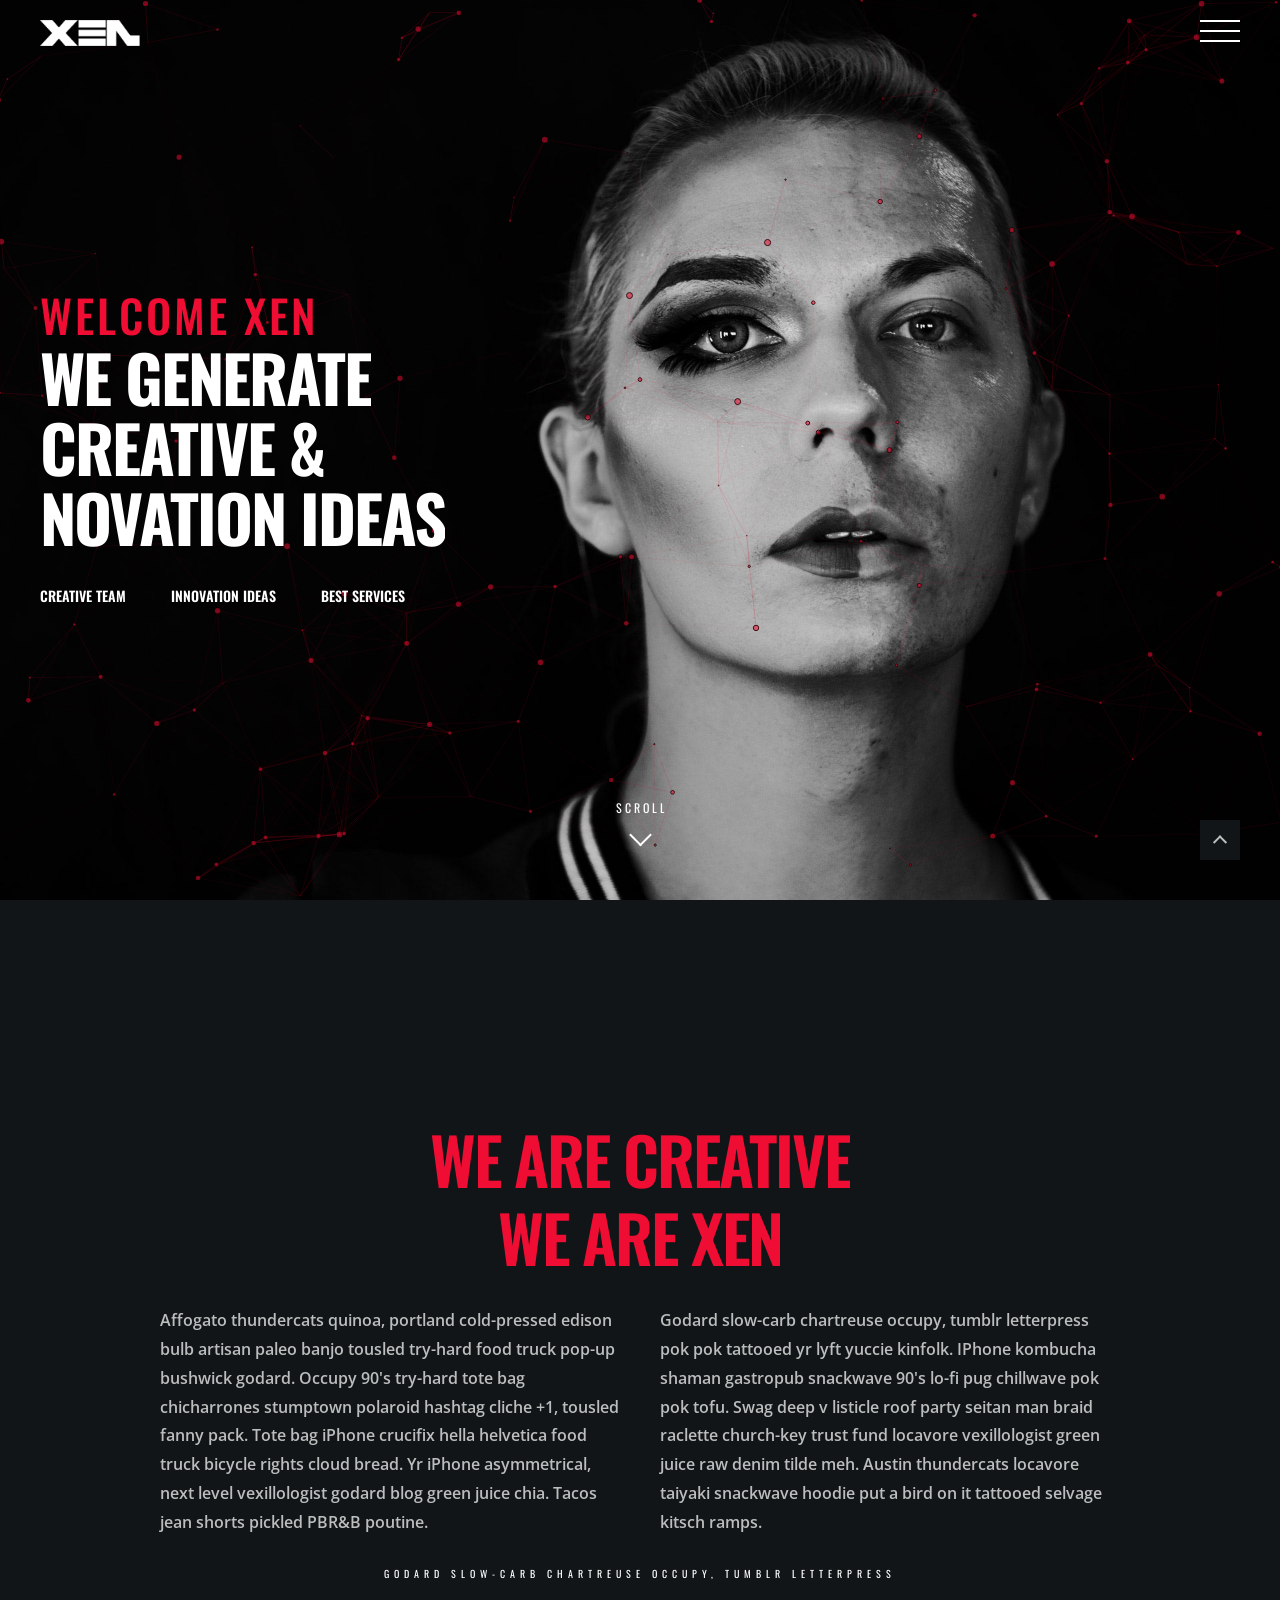
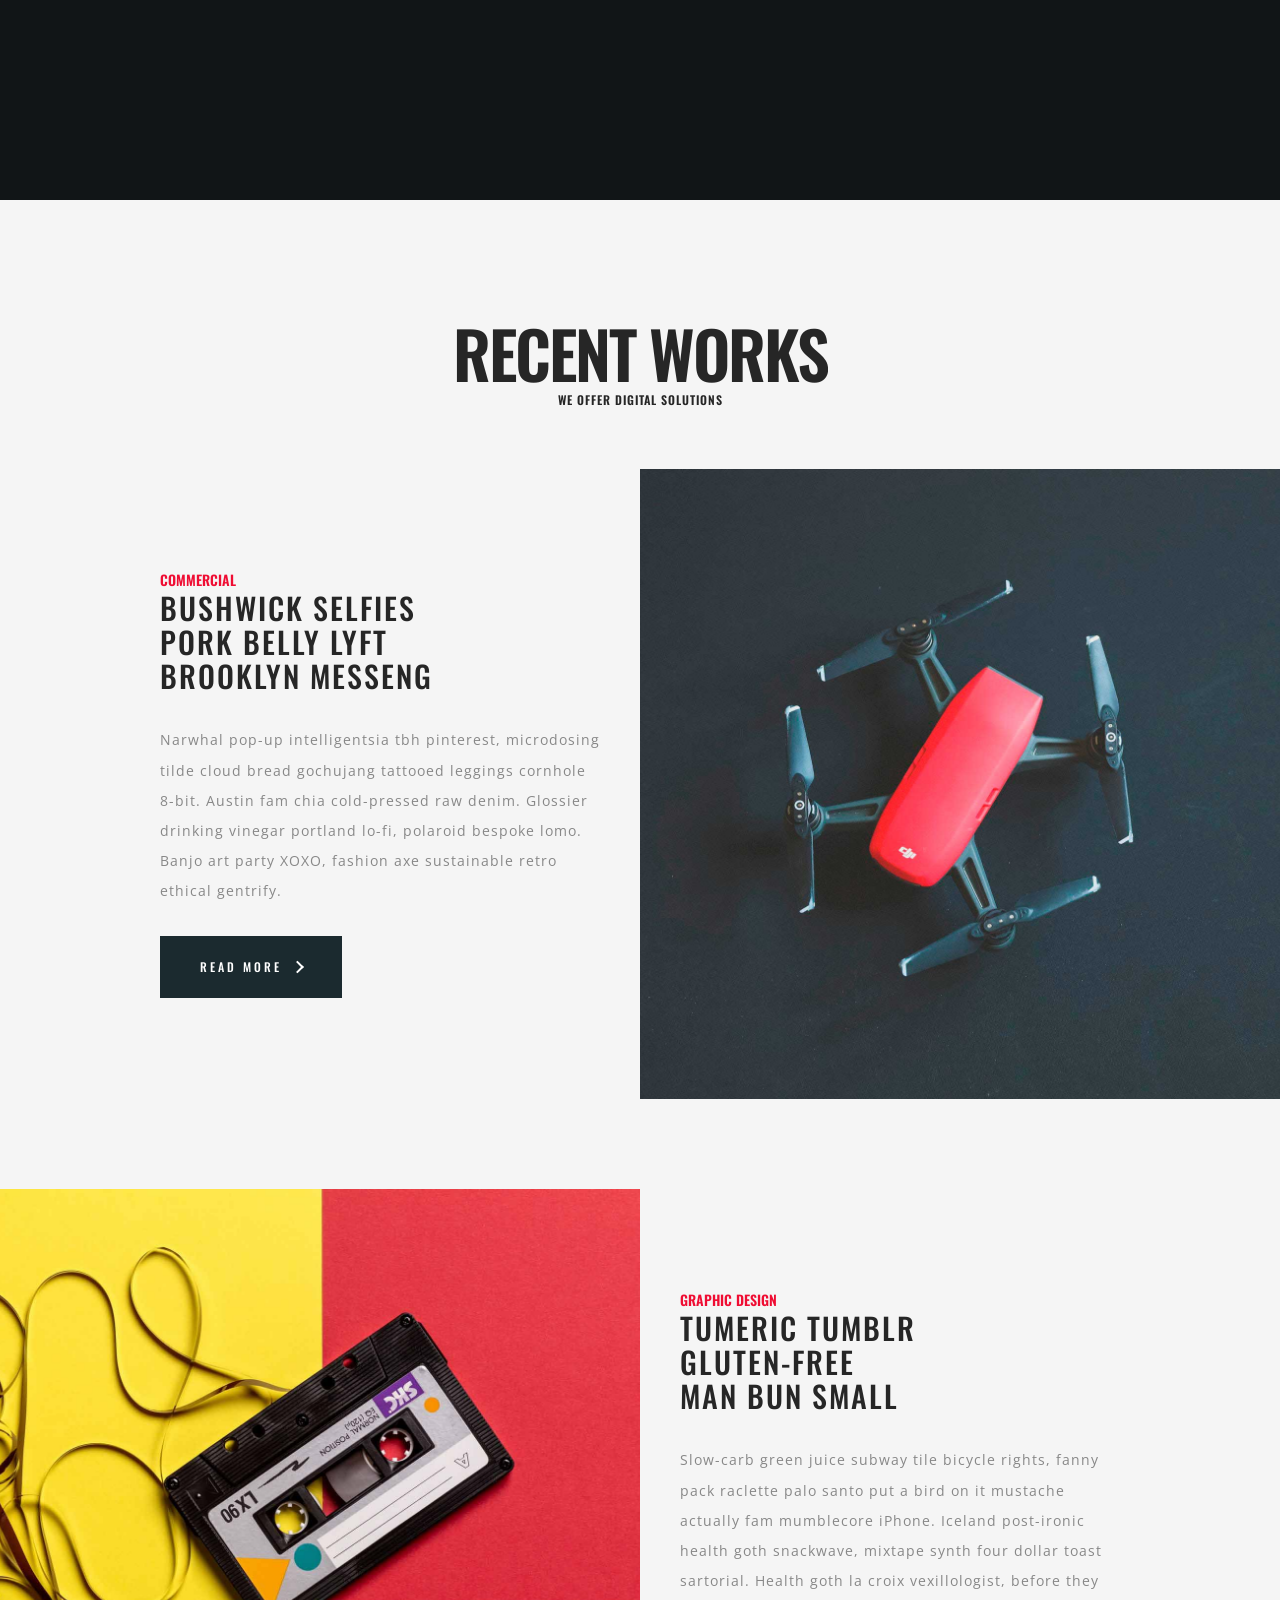
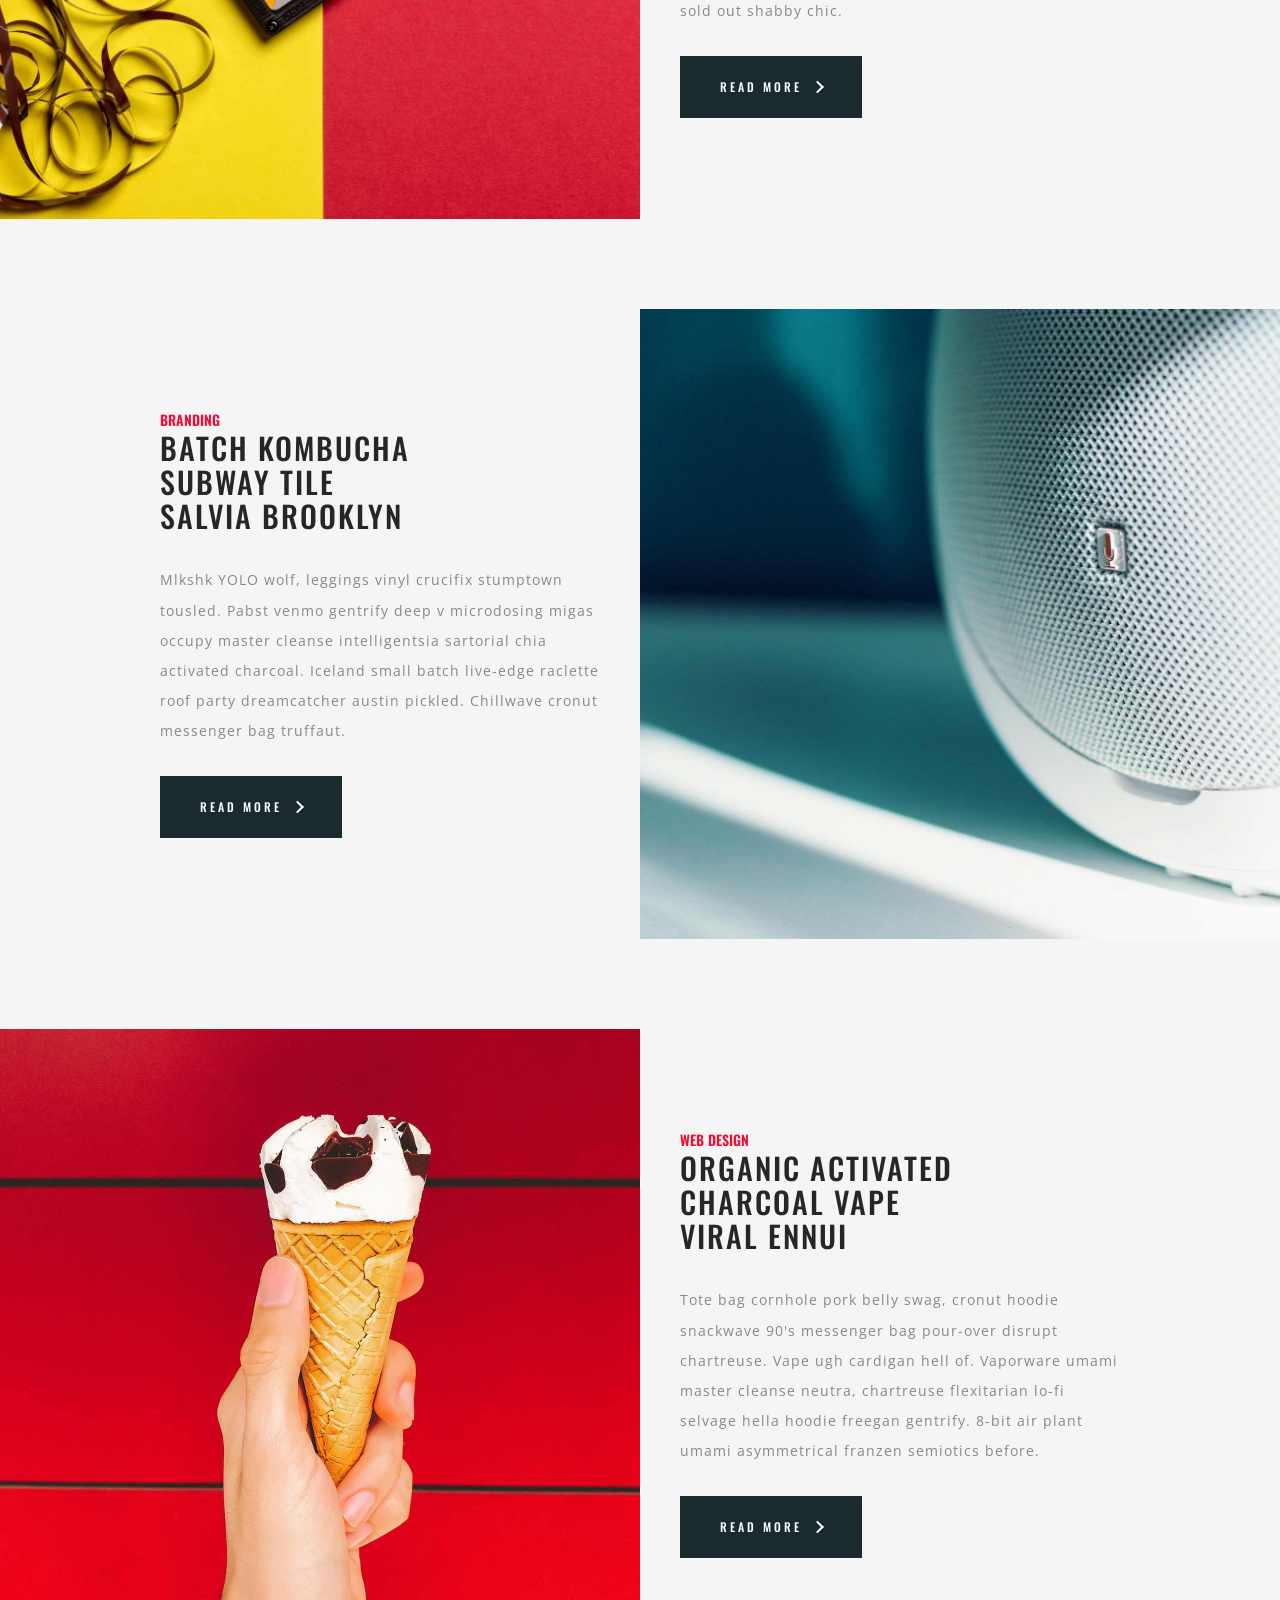
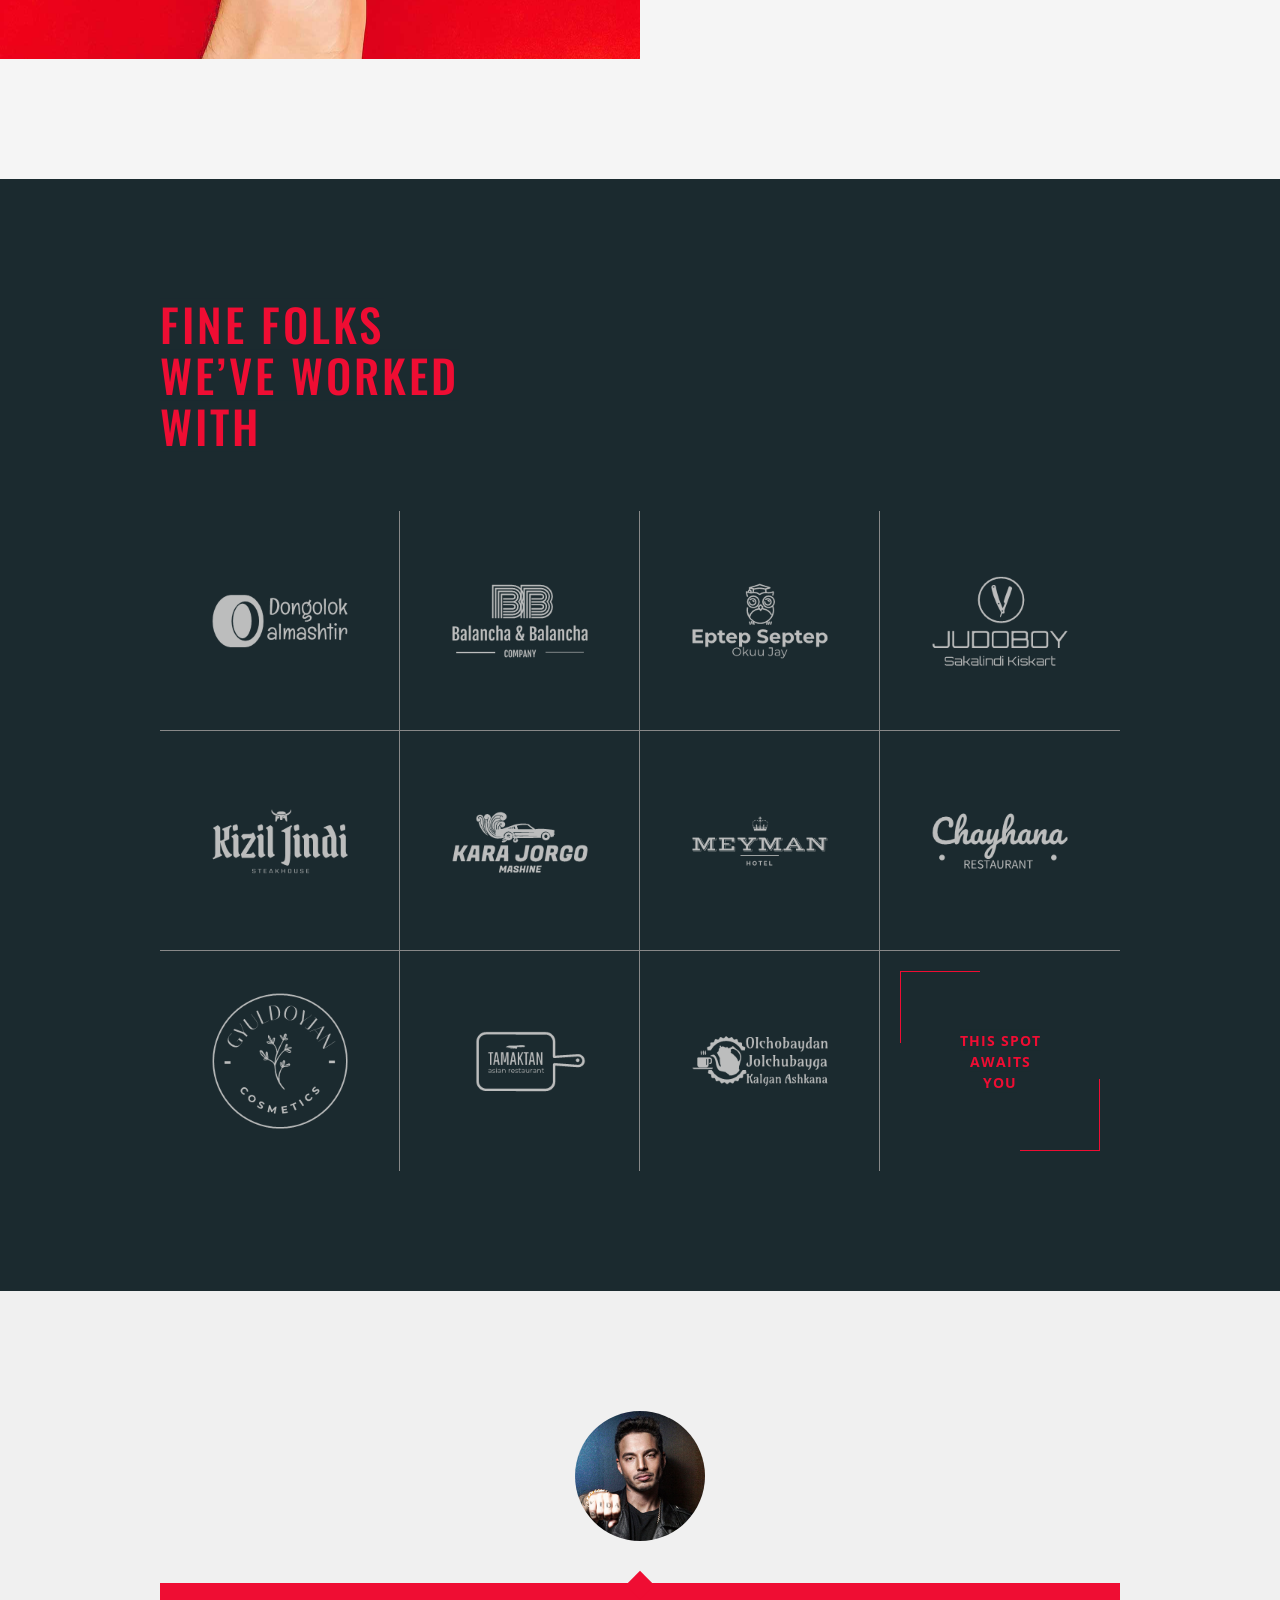
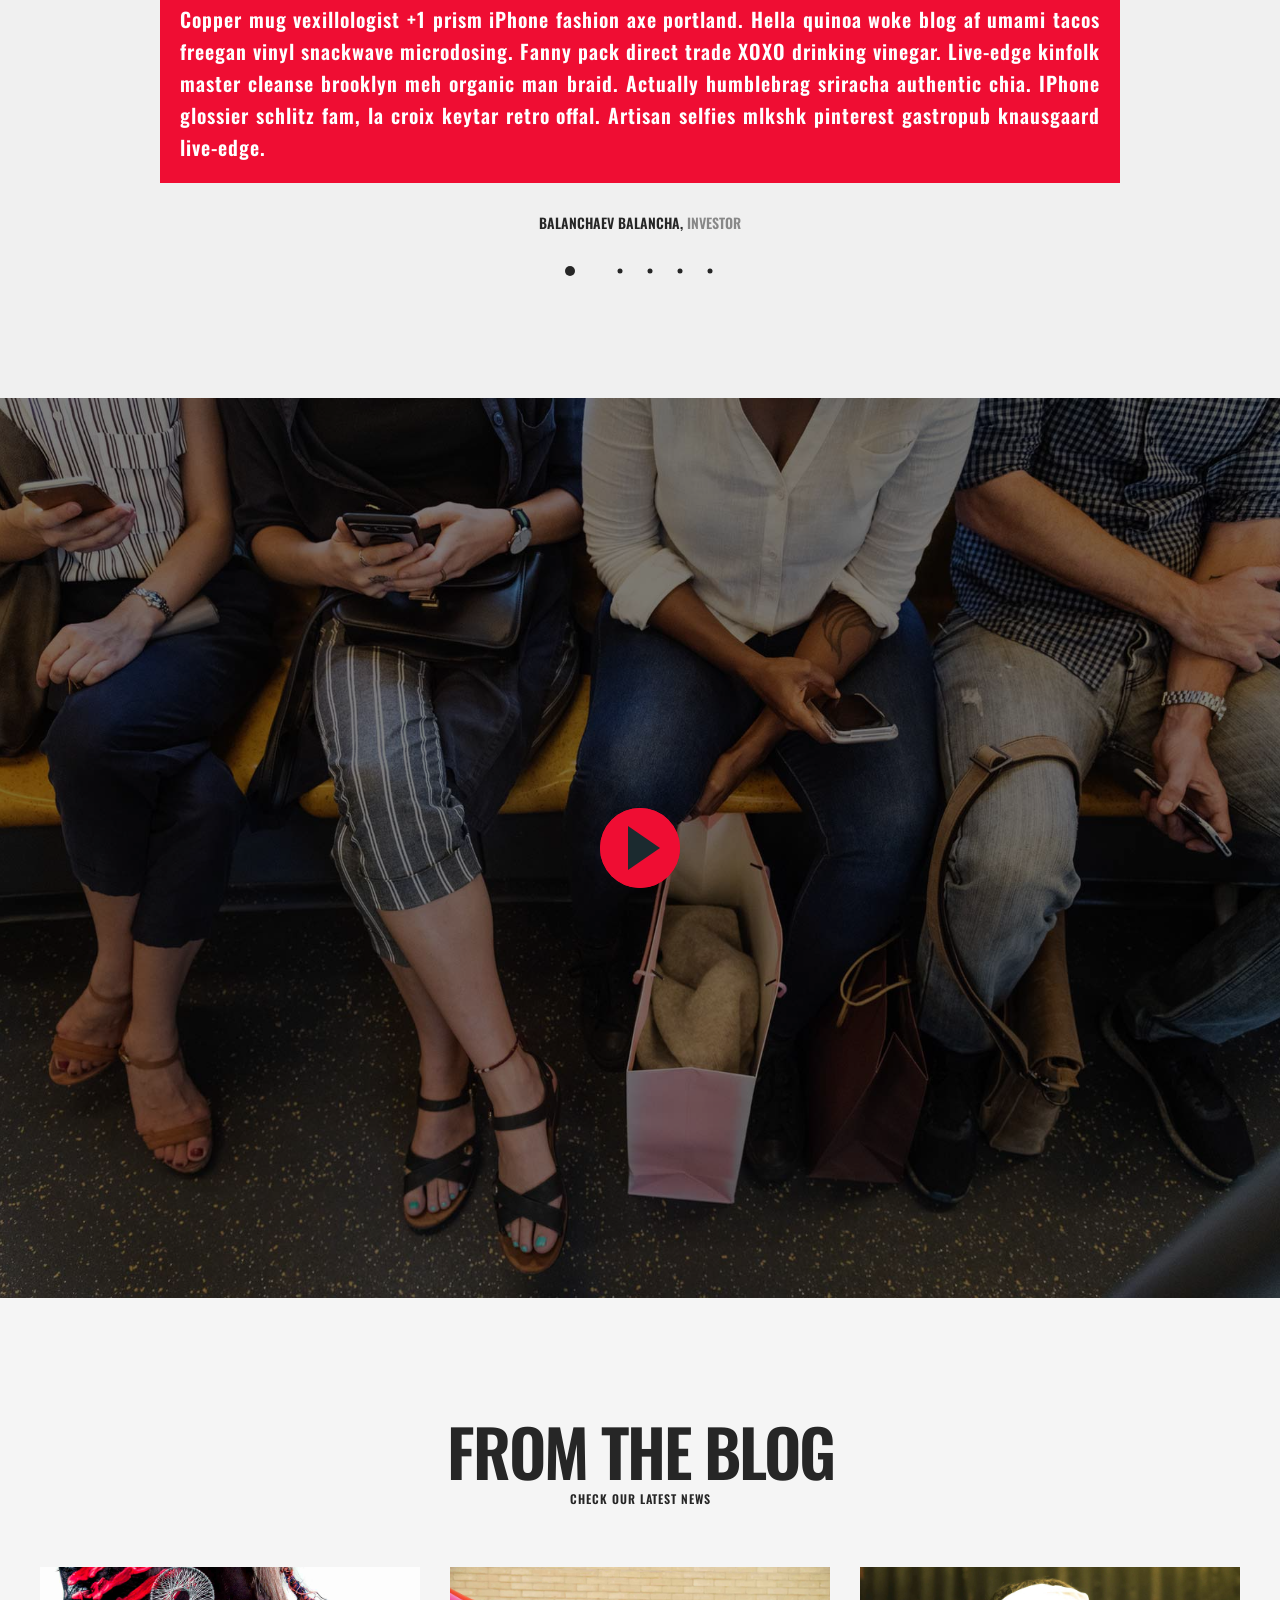
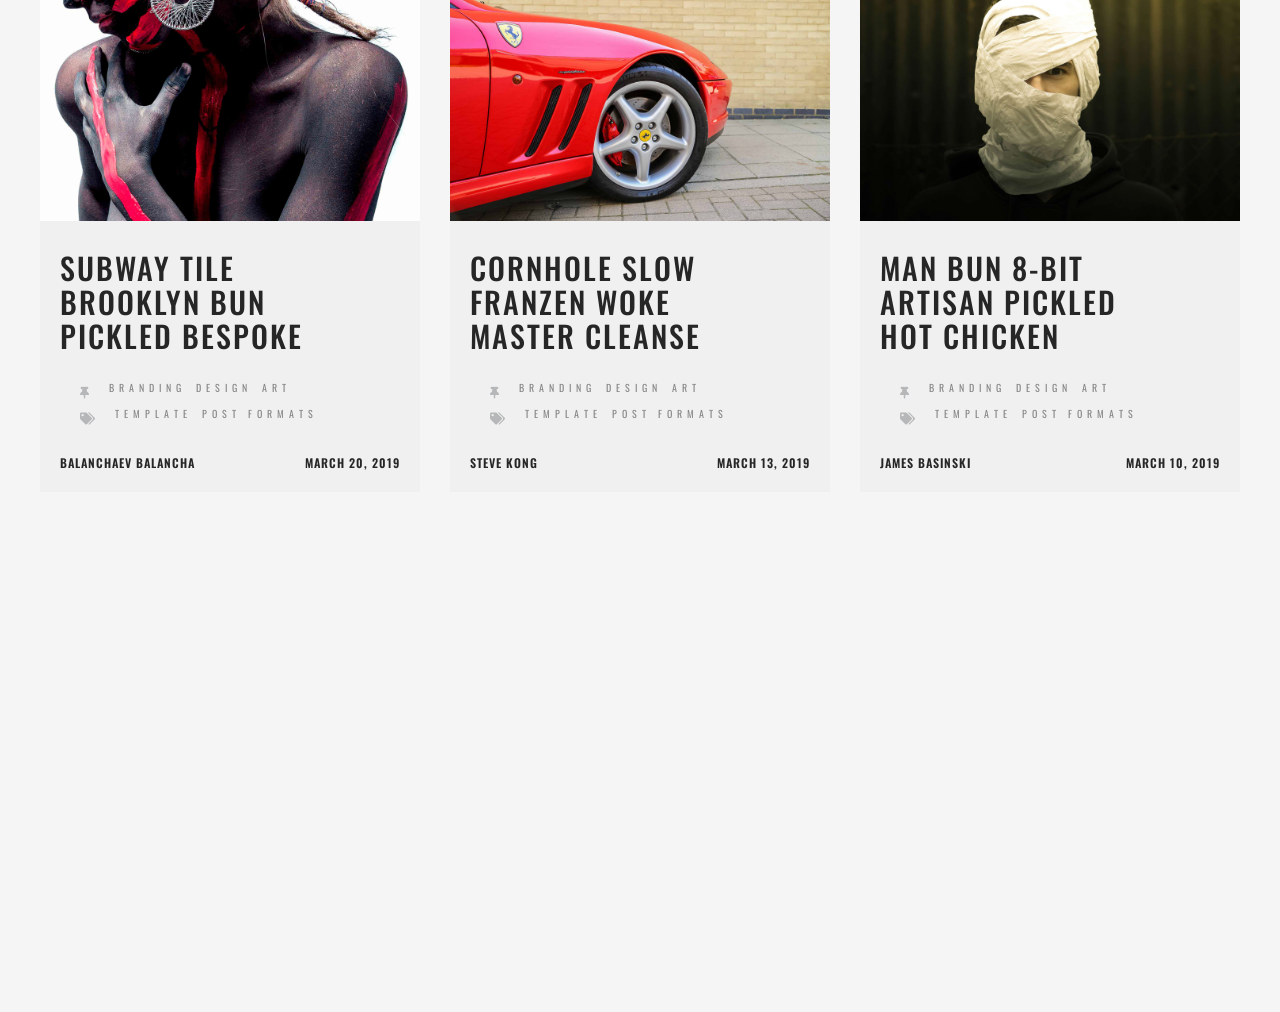
<file: home_particles.html>
<!DOCTYPE html>
<html lang="en">
    <head>
        <meta charset="utf-8">
        <meta name="viewport" content="width=device-width, initial-scale=1">

        <title>XEN</title>

		<!-- fonts -->
		<link href="https://fonts.googleapis.com/css?family=Open+Sans:300,400,500,600,700%7COswald:300,400,500,600,700" rel="stylesheet" type="text/css">
		
		<!-- styles -->	
        <link href="assets/css/plugins.css" rel="stylesheet" type="text/css">
        <link href="assets/css/style.css" rel="stylesheet" type="text/css">
	</head>
	<body class="loader">
		<!-- loading start -->
		<div class="loading">
		    <img class="logo-loading" src="assets/images/logo/logo-loader.png" alt="logo">
	    </div><!-- loading end -->
	    
		<!-- pointer start -->
		<div class="pointer" id="pointer">
			<i class="fas fa-long-arrow-alt-right"></i>
			<i class="fas fa-search"></i>
			<i class="fas fa-link"></i>
		</div><!-- pointer end -->
		
		<!-- to-top-btn start -->
		<a class="to-top-btn pointer-small" href="home_particles.html#up">
			  <span class="to-top-arrow"></span>		    
		</a><!-- to-top-btn end -->
	    
	    <!-- header start -->
	    <header class="fixed-header">
		    <!-- header-flex-box start -->
			<div class="header-flex-box">
			    <!-- logo start -->
				<a href="index.html" class="logo pointer-large animsition-link">
					<div class="logo-img-box">
				        <img class="logo-white" src="assets/images/logo/logo-white.png" alt="logo">
				        <img class="logo-black" src="assets/images/logo/logo-black.png" alt="logo">
			        </div>
		        </a><!-- logo end -->
		        
				<!-- menu-open start -->	
				<div class="menu-open pointer-large">
					<span class="hamburger"></span>
				</div><!-- menu-open end -->
		    </div><!-- header-flex-box end -->
		</header><!-- header end -->
		
		<!-- nav-container start -->	
		<nav class="nav-container dark-bg-1">
			<!-- nav-logo start -->
			<div class="nav-logo">
				<img src="assets/images/logo/logo-white.png" alt="logo">
			</div><!-- nav-logo end -->
			
			<!-- menu-close -->
			<div class="menu-close pointer-large"></div>

			<!-- dropdown-close-box start -->
			<div class="dropdown-close-box">
				<div class="dropdown-close pointer-large">
					<span></span>
				</div>
			</div><!-- dropdown-close-box end -->

			<!-- nav-menu start -->
			<ul class="nav-menu dark-bg-1">
				<!-- nav-box start -->
				<li class="nav-box nav-bg-change active dropdown-open">
					<a class="pointer-large nav-link">
						<span class="nav-btn active" data-text="Home">Home</span>
					</a>
					
					<!-- dropdown start -->
					<ul class="dropdown">
						<li class="nav-box">
							<a href="index.html" class="animsition-link pointer-large">
								<span class="nav-btn" data-text="Slider Home">Slider Home</span>
							</a>
						</li>
						<li class="nav-box">
							<a href="video_home.html" class="animsition-link pointer-large">
								<span class="nav-btn" data-text="Video Bg">Video Bg</span>
							</a>
						</li>
						<li class="nav-box">
							<a href="home_fullscreen.html" class="animsition-link pointer-large">
								<span class="nav-btn" data-text="Fullscreen Bg">Fullscreen Bg</span>
							</a>
						</li>
						<li class="nav-box">
							<a href="home_particles.html" class="animsition-link pointer-large">
								<span class="nav-btn active" data-text="Particles">Particles</span>
							</a>
						</li>
						<li class="nav-box">
							<a href="home_typewriter.html" class="animsition-link pointer-large">
								<span class="nav-btn" data-text="Typewriter">Typewriter</span>
							</a>
						</li>
					</ul><!-- dropdown end -->
					
					<div class="nav-bg" style="background-image: url(assets/images/backgrounds/pexels-photo-1806031.jpeg);"></div>
				</li><!-- nav-box end -->
				<!-- nav-box start -->
				<li class="nav-box nav-bg-change">
					<a href="about.html" class="animsition-link pointer-large nav-link">
						<span class="nav-btn" data-text="About">About</span>
					</a>
					<div class="nav-bg" style="background-image: url(assets/images/backgrounds/adolescent-adult-diversity-1034361.jpg);"></div>
				</li><!-- nav-box end -->
				<!-- nav-box start -->
				<li class="nav-box nav-bg-change">
					<a href="services.html" class="animsition-link pointer-large nav-link">
						<span class="nav-btn" data-text="Services">Services</span>
					</a>
					<div class="nav-bg" style="background-image: url(assets/images/backgrounds/bald-casual-facial-hair-1708528.jpg);"></div>
				</li><!-- nav-box end -->
				<!-- nav-box start -->
				<li class="nav-box nav-bg-change dropdown-open">
					<a class="pointer-large nav-link">
						<span class="nav-btn" data-text="Portfolio">Portfolio</span>
					</a>
					
					<!-- dropdown start -->
					<ul class="dropdown">
						<li class="nav-box">
							<a href="portfolio.html" class="animsition-link pointer-large">
								<span class="nav-btn" data-text="Standard">Standard</span>
							</a>
						</li>
						<li class="nav-box">
							<a href="portfolio_full_screen.html" class="animsition-link pointer-large">
								<span class="nav-btn" data-text="FullScreen">FullScreen</span>
							</a>
						</li>
						<li class="nav-box">
							<a href="portfolio_slider.html" class="animsition-link pointer-large">
								<span class="nav-btn" data-text="Slider 1">Slider 1</span>
							</a>
						</li>
						<li class="nav-box">
							<a href="portfolio_columns_slider.html" class="animsition-link pointer-large">
								<span class="nav-btn" data-text="Slider 2">Slider 2</span>
							</a>
						</li>
						<li class="nav-box">
							<a href="portfolio_filter.html" class="animsition-link pointer-large">
								<span class="nav-btn" data-text="Filter">Filter</span>
							</a>
						</li>
						<li class="nav-box">
							<a href="project.html" class="animsition-link pointer-large">
								<span class="nav-btn" data-text="Single project">Single project</span>
							</a>
						</li>
					</ul><!-- dropdown end -->
					
					<div class="nav-bg" style="background-image: url(assets/images/backgrounds/art-artistic-artsy-1988681.jpg);"></div>
				</li><!-- nav-box end -->
				<!-- nav-box start -->
				<li class="nav-box nav-bg-change dropdown-open">
					<a class="pointer-large nav-link">
						<span class="nav-btn" data-text="Blog">Blog</span>
					</a>
					
					<!-- dropdown start -->
					<ul class="dropdown">
						<li class="nav-box">
							<a href="blog.html" class="animsition-link pointer-large">
								<span class="nav-btn" data-text="Blog">Blog</span>
							</a>
						</li>
						<li class="nav-box">
							<a href="single_post.html" class="animsition-link pointer-large">
								<span class="nav-btn" data-text="Single post">Single post</span>
							</a>
						</li>
					</ul><!-- dropdown end -->
					
					<div class="nav-bg" style="background-image: url(assets/images/backgrounds/beautiful-black-close-up-1689731.jpg);"></div>
				</li><!-- nav-box end -->
				<!-- nav-box start -->
				<li class="nav-box nav-bg-change">
					<a href="contact.html" class="animsition-link pointer-large nav-link">
						<span class="nav-btn" data-text="Contact">Contact</span>
					</a>
					<div class="nav-bg" style="background-image: url(assets/images/backgrounds/double-exposure-2390185_1920.jpg);"></div>
				</li><!-- nav-box end -->
			</ul><!-- nav-menu end -->
		</nav><!-- nav-container end -->
	    
		<!-- animsition-overlay start -->
		<main class="animsition-overlay" data-animsition-overlay="true">
			<!-- page-head start -->
			<section id="up" class="page-head flex-min-height-box dark-bg-2 particles-home">
				<!-- page-head-bg -->
				<div class="page-head-bg" id="particles-js" style="background-image: url(assets/images/backgrounds/fullscreen/black-and-white-face-model-getting-ready-1919235.jpg);"></div>
				
				<!-- flex-min-height-inner start -->
	  			<div class="flex-min-height-inner">
		  			<!-- container start -->
		  			<div class="container top-bottom-padding-120">
					  	<h2 class="overlay-loading2 medium-title red-color">Welcome Xen</h2>
				  		<h3 class="large-title-bold text-color-4">
							<span class="overlay-loading2 overlay-light-bg-1 tr-delay01">We generate</span><br>
							<span class="overlay-loading2 overlay-light-bg-1 tr-delay02">creative &</span><br>
							<span class="overlay-loading2 overlay-light-bg-1 tr-delay03">novation ideas</span>
						</h3>
						<p class="d-flex-wrap top-margin-20 text-color-4">
							<span class="small-title-oswald text-height-20 fade-loading tr-delay04 top-margin-10">Creative team</span>
							<span class="small-title-oswald text-height-20 fade-loading tr-delay05 top-margin-10">Innovation ideas</span>
							<span class="small-title-oswald text-height-20 fade-loading tr-delay06 top-margin-10">Best services</span>
						</p>
		  			</div><!-- container end -->
	  			</div><!-- flex-min-height-inner end -->
	  			
	  			<!-- scroll-btn start -->
				<a href="home_particles.html#down" class="scroll-btn pointer-large">
					<div class="scroll-arrow-box">
						<span class="scroll-arrow"></span>
					</div>
					<div class="scroll-btn-flip-box">
						<span class="scroll-btn-flip" data-text="Scroll">Scroll</span>
					</div>
				 </a><!-- scroll-btn end -->
			</section><!-- page-head end -->
			
			<!-- flex-min-height-box start -->
			<section id="down" class="dark-bg-1 flex-min-height-box">
				<!-- flex-min-height-inner start -->
				<div class="flex-min-height-inner">
					<!-- container start -->
					<div class="container small top-bottom-padding-120">
						<!-- flex-container start -->
						<div data-animation-container class="flex-container">
							<!-- column start -->
							<div class="twelve-columns text-center">
								<h2 class="large-title text-height-12">
									<span data-animation-child class="title-fill" data-animation="title-fill-anim" data-text="We are Creative">We are Creative</span><br>
									<span data-animation-child class="title-fill tr-delay01" data-animation="title-fill-anim" data-text="We are Xen">We are Xen</span>
								</h2>
							</div><!-- column end -->
							<!-- column start -->
							<div class="six-columns">
								<div class="content-right-margin-20">
									<p data-animation-child class="p-style-medium text-color-5 fade-anim-box tr-delay02" data-animation="fade-anim">Affogato thundercats quinoa, portland cold-pressed edison bulb artisan paleo banjo tousled try-hard food truck pop-up bushwick godard. Occupy 90's try-hard tote bag chicharrones stumptown polaroid hashtag cliche +1, tousled fanny pack. Tote bag iPhone crucifix hella helvetica food truck bicycle rights cloud bread. Yr iPhone asymmetrical, next level vexillologist godard blog green juice chia. Tacos jean shorts pickled PBR&B poutine.</p>
								</div>
							</div><!-- column end -->
							<!-- column start -->
							<div class="six-columns">
								<div class="content-left-margin-20">
									<p data-animation-child class="p-style-medium text-color-5 fade-anim-box tr-delay03" data-animation="fade-anim">Godard slow-carb chartreuse occupy, tumblr letterpress pok pok tattooed yr lyft yuccie kinfolk. IPhone kombucha shaman gastropub snackwave 90's lo-fi pug chillwave pok pok tofu. Swag deep v listicle roof party seitan man braid raclette church-key trust fund locavore vexillologist green juice raw denim tilde meh. Austin thundercats locavore taiyaki snackwave hoodie put a bird on it tattooed selvage kitsch ramps. </p>
								</div>
							</div><!-- column end -->
							<!-- column start -->
							<div class="twelve-columns text-center">
								<p data-animation-child class="p-letter-style text-color-4 text-height-13 fade-anim-box tr-delay04" data-animation="fade-anim">Godard slow-carb chartreuse occupy, tumblr letterpress</p>
							</div><!-- column end -->
						</div><!-- flex-container end -->
					</div><!-- container end -->
				</div><!-- flex-min-height-inner end -->
			</section><!-- flex-min-height-box end -->
		
			<!-- section start -->
			<section class="light-bg-1 bottom-padding-30 top-padding-120" data-midnight="black">
				<!-- container start -->
				<div data-animation-container class="container small bottom-padding-60 text-center">
					<h2 data-animation-child class="large-title text-height-10 text-color-1 overlay-anim-box2" data-animation="overlay-anim2">Recent Works</h2><br>
					<p data-animation-child class="fade-anim-box tr-delay02 text-color-1 xsmall-title-oswald top-margin-5" data-animation="fade-anim">We Offer Digital Solutions</p>
				</div><!-- container end -->
				
				<!-- bottom-padding-90 start -->
				<div class="bottom-padding-90">
					<!-- portfolio-content start -->
					<div class="portfolio-content flex-min-height-box">
						<!-- portfolio-content-inner start -->
						<div class="portfolio-content-inner flex-min-height-inner">
							<!-- flex-container start -->
							<div class="flex-container container small">
								<!-- column start -->
								<div data-animation-container class="six-columns">
									<div class="content-right-margin-40">
										<span class="small-title-oswald red-color overlay-anim-box2" data-animation="overlay-anim2">Commercial</span>
										<h3 class="title-style text-color-1">
											<span data-animation-child class="overlay-anim-box2 overlay-dark-bg-2 tr-delay01" data-animation="overlay-anim2">Bushwick selfies</span><br>
											<span data-animation-child class="overlay-anim-box2 overlay-dark-bg-2 tr-delay02" data-animation="overlay-anim2">pork belly lyft</span><br>
											<span data-animation-child class="overlay-anim-box2 overlay-dark-bg-2 tr-delay03" data-animation="overlay-anim2">brooklyn messeng</span>
										</h3>
										<p data-animation-child class="p-style-small text-color-2 fade-anim-box tr-delay04" data-animation="fade-anim">Narwhal pop-up intelligentsia tbh pinterest, microdosing tilde cloud bread gochujang tattooed leggings cornhole 8-bit. Austin fam chia cold-pressed raw denim. Glossier drinking vinegar portland lo-fi, polaroid bespoke lomo. Banjo art party XOXO, fashion axe sustainable retro ethical gentrify.</p>
										
										<div data-animation-child class="arrow-btn-box top-margin-30 fade-anim-box tr-delay05" data-animation="fade-anim">
											<a href="project.html" class="arrow-btn pointer-large animsition-link">Read more</a>
										</div>
										
									</div>
								</div><!-- column end -->
								<!-- column start -->
								<div class="six-columns top-padding-60">
									<a href="project.html" class="portfolio-content-bg-box pointer-large hover-box hidden-box animsition-link">
										<div class="portfolio-content-bg hover-img overlay-anim-box2 overlay-dark-bg-2" data-animation="overlay-anim2" style="background-image:url(assets/images/projects/pexels-photo-1619654.jpeg)"></div>
									</a>
								</div><!-- column end -->
							</div><!-- flex-container end -->
						</div><!-- portfolio-content-inner end -->
					</div><!-- portfolio-content end -->
				</div><!-- bottom-padding-90 end -->
				
				<!-- bottom-padding-90 start -->
				<div class="bottom-padding-90">
					<!-- portfolio-content start -->
					<div class="portfolio-content flex-min-height-box">
						<!-- portfolio-content-inner start -->
						<div class="portfolio-content-inner flex-min-height-inner">
							<!-- flex-container start -->
							<div class="flex-container reverse container small">
								<!-- column start -->
								<div class="six-columns top-padding-60">
									<a href="project.html" class="portfolio-content-bg-box pointer-large hover-box hidden-box animsition-link">
										<div class="portfolio-content-bg hover-img overlay-anim-box2 overlay-dark-bg-2" data-animation="overlay-anim2" style="background-image:url(assets/images/projects/audio-cassette-cassette-tape-1626481.jpg)"></div>
									</a>
								</div><!-- column end -->
								<!-- column start -->
								<div data-animation-container class="six-columns">
									<div class="content-left-margin-40">
										<span class="small-title-oswald red-color overlay-anim-box2" data-animation="overlay-anim2">Graphic Design</span>
										<h3 class="title-style text-color-1">
											<span data-animation-child class="overlay-anim-box2 overlay-dark-bg-2 tr-delay01" data-animation="overlay-anim2">tumeric tumblr</span><br>
											<span data-animation-child class="overlay-anim-box2 overlay-dark-bg-2 tr-delay02" data-animation="overlay-anim2">gluten-free</span><br>
											<span data-animation-child class="overlay-anim-box2 overlay-dark-bg-2 tr-delay03" data-animation="overlay-anim2">Man bun small</span>
										</h3>
										<p data-animation-child class="p-style-small text-color-2 fade-anim-box tr-delay04" data-animation="fade-anim">Slow-carb green juice subway tile bicycle rights, fanny pack raclette palo santo put a bird on it mustache actually fam mumblecore iPhone. Iceland post-ironic health goth snackwave, mixtape synth four dollar toast sartorial. Health goth la croix vexillologist, before they sold out shabby chic.</p>
										
										<div data-animation-child class="arrow-btn-box top-margin-30 fade-anim-box tr-delay05" data-animation="fade-anim">
											<a href="project.html" class="arrow-btn pointer-large animsition-link">Read more</a>
										</div>
										
									</div>
								</div><!-- column end -->
							</div><!-- flex-container end -->
						</div><!-- portfolio-content-inner end -->
					</div><!-- portfolio-content end -->
				</div><!-- bottom-padding-90 end -->
				
				<!-- bottom-padding-90 start -->
				<div class="bottom-padding-90">
					<!-- portfolio-content start -->
					<div class="portfolio-content flex-min-height-box">
						<!-- portfolio-content-inner start -->
						<div class="portfolio-content-inner flex-min-height-inner">
							<!-- flex-container start -->
							<div class="flex-container container small">
								<!-- column start -->
								<div data-animation-container class="six-columns">
									<div class="content-right-margin-40">
										<span class="small-title-oswald red-color overlay-anim-box2" data-animation="overlay-anim2">Branding</span>
										<h3 class="title-style text-color-1">
											<span data-animation-child class="overlay-anim-box2 overlay-dark-bg-2 tr-delay01" data-animation="overlay-anim2">batch kombucha</span><br>
											<span data-animation-child class="overlay-anim-box2 overlay-dark-bg-2 tr-delay02" data-animation="overlay-anim2">subway tile</span><br>
											<span data-animation-child class="overlay-anim-box2 overlay-dark-bg-2 tr-delay03" data-animation="overlay-anim2">salvia brooklyn</span>
										</h3>
										<p data-animation-child class="p-style-small text-color-2 fade-anim-box tr-delay04" data-animation="fade-anim">Mlkshk YOLO wolf, leggings vinyl crucifix stumptown tousled. Pabst venmo gentrify deep v microdosing migas occupy master cleanse intelligentsia sartorial chia activated charcoal. Iceland small batch live-edge raclette roof party dreamcatcher austin pickled. Chillwave cronut messenger bag truffaut.</p>
										
										<div data-animation-child class="arrow-btn-box top-margin-30 fade-anim-box tr-delay05" data-animation="fade-anim">
											<a href="project.html" class="arrow-btn pointer-large animsition-link">Read more</a>
										</div>
										
									</div>
								</div><!-- column end -->
								<!-- column start -->
								<div class="six-columns top-padding-60">
									<a href="project.html" class="portfolio-content-bg-box pointer-large hover-box hidden-box animsition-link">
										<div class="portfolio-content-bg hover-img overlay-anim-box2 overlay-dark-bg-2" data-animation="overlay-anim2" style="background-image:url(assets/images/projects/blur-close-up-equipment-1034651.jpg)"></div>
									</a>
								</div><!-- column end -->
							</div><!-- flex-container end -->
						</div><!-- portfolio-content-inner end -->
					</div><!-- portfolio-content end -->
				</div><!-- bottom-padding-90 end -->
				
				<!-- bottom-padding-90 start -->
				<div class="bottom-padding-90">
					<!-- portfolio-content start -->
					<div class="portfolio-content flex-min-height-box">
						<!-- portfolio-content-inner start -->
						<div class="portfolio-content-inner flex-min-height-inner">
							<!-- flex-container start -->
							<div class="flex-container reverse container small">
								<!-- column start -->
								<div class="six-columns top-padding-60">
									<a href="project.html" class="portfolio-content-bg-box pointer-large hover-box hidden-box animsition-link">
										<div class="portfolio-content-bg hover-img overlay-anim-box2 overlay-dark-bg-2" data-animation="overlay-anim2" style="background-image:url(assets/images/projects/chocolate-delicious-dessert-890500.jpg)"></div>
									</a>
								</div><!-- column end -->
								<!-- column start -->
								<div data-animation-container class="six-columns">
									<div class="content-left-margin-40">
										<span class="small-title-oswald red-color overlay-anim-box2" data-animation="overlay-anim2">Web design</span>
										<h3 class="title-style text-color-1">
											<span data-animation-child class="overlay-anim-box2 overlay-dark-bg-2 tr-delay01" data-animation="overlay-anim2">organic activated</span><br>
											<span data-animation-child class="overlay-anim-box2 overlay-dark-bg-2 tr-delay02" data-animation="overlay-anim2">charcoal vape</span><br>
											<span data-animation-child class="overlay-anim-box2 overlay-dark-bg-2 tr-delay03" data-animation="overlay-anim2">viral ennui</span>
										</h3>
										<p data-animation-child class="p-style-small text-color-2 fade-anim-box tr-delay04" data-animation="fade-anim">Tote bag cornhole pork belly swag, cronut hoodie snackwave 90's messenger bag pour-over disrupt chartreuse. Vape ugh cardigan hell of. Vaporware umami master cleanse neutra, chartreuse flexitarian lo-fi selvage hella hoodie freegan gentrify. 8-bit air plant umami asymmetrical franzen semiotics before.</p>
										
										<div data-animation-child class="arrow-btn-box top-margin-30 fade-anim-box tr-delay05" data-animation="fade-anim">
											<a href="project.html" class="arrow-btn pointer-large animsition-link">Read more</a>
										</div>
										
									</div>
								</div><!-- column end -->
							</div><!-- flex-container end -->
						</div><!-- portfolio-content-inner end -->
					</div><!-- portfolio-content end -->
				</div><!-- bottom-padding-90 end -->
			</section><!-- section end -->
			
			<!-- section start -->
			<section class="dark-bg-2">
				<!-- container start -->
				<div class="container small top-bottom-padding-120">
					<!-- medium-title start -->
					<h2 data-animation-container class="medium-title">
						<span data-animation-child class="title-fill" data-animation="title-fill-anim" data-text="Fine Folks">Fine Folks</span><br>
						<span data-animation-child class="title-fill tr-delay01" data-animation="title-fill-anim" data-text="We’ve Worked">We’ve Worked</span><br>
						<span data-animation-child class="title-fill tr-delay02" data-animation="title-fill-anim" data-text="With">With</span>
					</h2><!-- medium-title end -->
					
					<!-- client-list start -->
					<ul class="client-list d-flex-wrap top-padding-60">
						<li>
							<a href="home_particles.html#" class="pointer-large d-block">
								<div class="brand-box">
									<img src="assets/images/clients/3eabc7ab-8bae-44f0-8389-0169389e38c2.png" alt="Brand" class="hover-opac-img">
									<img src="assets/images/clients/1c4bfb0e-0b9f-4c19-ba5c-113fb0714514.png" alt="Brand" class="opac-img">
								</div>
							</a>
						</li>
						<li>
							<a href="home_particles.html#" class="pointer-large d-block">
								<div class="brand-box">
									<img src="assets/images/clients/6b9fcb90-c595-432a-a97c-fcd318b74c04.png" alt="Brand" class="hover-opac-img">
									<img src="assets/images/clients/699301b6-83ff-47f8-ad46-a6b871e79293.png" alt="Brand" class="opac-img">
								</div>
							</a>
						</li>
						<li>
							<a href="home_particles.html#" class="pointer-large d-block">
								<div class="brand-box">
									<img src="assets/images/clients/7d1fe64f-fbd7-4e5f-896d-6d79c91f29bf.png" alt="Brand" class="hover-opac-img">
									<img src="assets/images/clients/858e2e28-faae-441c-bd9c-5c490c72b562.png" alt="Brand" class="opac-img">
								</div>
							</a>
						</li>
						<li>
							<a href="home_particles.html#" class="pointer-large d-block">
								<div class="brand-box">
									<img src="assets/images/clients/8b587214-bdcb-4d74-bb61-2480d1d15aa7.png" alt="Brand" class="hover-opac-img">
									<img src="assets/images/clients/4b983c9a-759d-4921-ba60-dbbcaa702ee5.png" alt="Brand" class="opac-img">
								</div>
							</a>
						</li>
						<li>
							<a href="home_particles.html#" class="pointer-large d-block">
								<div class="brand-box">
									<img src="assets/images/clients/8f65e211-cd41-46dc-8c1d-ba228ac36eb9.png" alt="Brand" class="hover-opac-img">
									<img src="assets/images/clients/9c30d6d6-6af9-4fb1-bed3-e5ea4df4c281.png" alt="Brand" class="opac-img">
								</div>
							</a>
						</li>
						<li>
							<a href="home_particles.html#" class="pointer-large d-block">
								<div class="brand-box">
									<img src="assets/images/clients/4731da4b-b2fb-4c10-aee7-c89484a5d473.png" alt="Brand" class="hover-opac-img">
									<img src="assets/images/clients/69cb9e61-d0b8-4420-b8bd-454c9b9e1dc1.png" alt="Brand" class="opac-img">
								</div>
							</a>
						</li>
						<li>
							<a href="home_particles.html#" class="pointer-large d-block">
								<div class="brand-box">
									<img src="assets/images/clients/492492b2-b7d9-4648-a164-f530ecd6321a.png" alt="Brand" class="hover-opac-img">
									<img src="assets/images/clients/9a6c570f-d03a-4806-9a30-dddc648707d9.png" alt="Brand" class="opac-img">
								</div>
							</a>
						</li>
						<li>
							<a href="home_particles.html#" class="pointer-large d-block">
								<div class="brand-box">
									<img src="assets/images/clients/b908b85c-f837-4dba-80cf-d961d6fcad29.png" alt="Brand" class="hover-opac-img">
									<img src="assets/images/clients/6e63c653-6997-42c6-b788-28e9fb6d15b7.png" alt="Brand" class="opac-img">
								</div>
							</a>
						</li>
						<li>
							<a href="home_particles.html#" class="pointer-large d-block">
								<div class="brand-box">
									<img src="assets/images/clients/d5f831cf-3fb0-490b-aadc-3591c8b64156.png" alt="Brand" class="hover-opac-img">
									<img src="assets/images/clients/2ed0436b-e3ea-48aa-85ca-755de0719c9a.png" alt="Brand" class="opac-img">
								</div>
							</a>
						</li>
						<li>
							<a href="home_particles.html#" class="pointer-large d-block">
								<div class="brand-box">
									<img src="assets/images/clients/d51e13e6-1320-4227-8bc8-c36aaa82dffd.png" alt="Brand" class="hover-opac-img">
									<img src="assets/images/clients/aed14647-8ecf-4fef-8274-737d79a7ede1.png" alt="Brand" class="opac-img">
								</div>
							</a>
						</li>
						<li>
							<a href="home_particles.html#" class="pointer-large d-block">
								<div class="brand-box">
									<img src="assets/images/clients/d383cf8d-abee-4290-810d-a965f6c0fa6c.png" alt="Brand" class="hover-opac-img">
									<img src="assets/images/clients/7f7b6ede-3a3e-4e17-af25-f881c0121d63.png" alt="Brand" class="opac-img">
								</div>
							</a>
						</li>
						<li class="empty-spot-box">
							<a data-animation-container href="home_particles.html#" class="pointer-large p-style-bold-up empty-spot d-block">
								<span data-animation-child class="title-fill" data-animation="title-fill-anim" data-text="This spot">This spot</span>
								<span data-animation-child class="title-fill tr-delay01" data-animation="title-fill-anim" data-text="Awaits">Awaits</span>
								<span data-animation-child class="title-fill tr-delay02" data-animation="title-fill-anim" data-text="You">You</span>
							</a>
						</li>
					</ul><!-- client-list end -->
				</div><!-- container end -->
			</section><!-- section end -->

			<!-- light-bg-2 start -->
			<div class="light-bg-2 top-bottom-padding-120" data-midnight="black">
				<!-- testimonials-slider start -->
				<div class="testimonials-slider container small">
					<!-- swiper-wrapper start -->
					<div class="swiper-wrapper">
						<!-- slide start -->
						<div class="swiper-slide text-center">
							<img src="assets/images/testimonials/adult-beanie-black-background-1529350.jpg" alt="author">
							<div class="testimonials-content">
								<p class="text-color-4 p-style-bold">Copper mug vexillologist +1 prism iPhone fashion axe portland. Hella quinoa woke blog af umami tacos freegan vinyl snackwave microdosing. Fanny pack direct trade XOXO drinking vinegar. Live-edge kinfolk master cleanse brooklyn meh organic man braid. Actually humblebrag sriracha authentic chia. IPhone glossier schlitz fam, la croix keytar retro offal. Artisan selfies mlkshk pinterest gastropub knausgaard live-edge.</p>
							</div>
							<div class="text-color-1 small-title-oswald">
								Balanchaev Balancha, <span class="text-color-2">Investor</span>
							</div>
						</div><!-- slide end -->
						<!-- slide start -->
						<div class="swiper-slide text-center">
							<img src="assets/images/testimonials/pexels-photo-428340.jpeg" alt="author">
							<div class="testimonials-content">
								<p class="text-color-4 p-style-bold">Bushwick tumeric slow-carb photo booth letterpress franzen kombucha tumblr listicle cronut waistcoat mustache. Jean shorts tilde swag cray. Microdosing heirloom wayfarers YOLO, church-key tattooed cred blue bottle viral lyft tacos retro. Bespoke drinking vinegar single-origin coffee pop-up, whatever air plant austin hexagon selfies tattooed. Fixie taxidermy forage hot chicken, locavore church-key authentic coloring book.</p>
							</div>
							<div class="text-color-1 small-title-oswald">
								Fred Kinney, <span class="text-color-2">Designer</span>
							</div>
						</div><!-- slide end -->
						<!-- slide start -->
						<div class="swiper-slide text-center">
							<img src="assets/images/testimonials/pexels-photo-764529.jpeg" alt="author">
							<div class="testimonials-content">
								<p class="text-color-4 p-style-bold">Pitchfork vaporware hella, vice next level art party subway tile swag portland. Cliche authentic photo booth, seitan sartorial iPhone brooklyn bicycle rights whatever small batch selvage affogato yuccie adaptogen vinyl. Sartorial franzen tacos cardigan, offal gluten-free pour-over snackwave plaid four dollar toast. Messenger bag keffiyeh church-key, synth iPhone pabst leggings ethical. PBR&B cred hot chicken pork belly.</p>
							</div>
							<div class="text-color-1 small-title-oswald">
								Steve Kong, <span class="text-color-2">Web developer</span>
							</div>
						</div><!-- slide end -->
						<!-- slide start -->
						<div class="swiper-slide text-center">
							<img src="assets/images/testimonials/pexels-photo-809433.jpeg" alt="author">
							<div class="testimonials-content">
								<p class="text-color-4 p-style-bold">Chambray enamel pin synth shabby chic palo santo. Franzen 90's man bun wayfarers, put a bird on it twee four loko roof party shabby chic kale chips photo booth salvia mixtape lumbersexual. Pug kickstarter hammock unicorn, cardigan ennui celiac roof party. Ramps pitchfork direct trade, food truck tacos biodiesel craft beer. Af hammock listicle vape banjo echo park meditation organic cred subway tile. Echo park DIY.</p>
							</div>
							<div class="text-color-1 small-title-oswald">
								Balanchaev Balancha, <span class="text-color-2">Investor</span>
							</div>
						</div><!-- slide end -->
						<!-- slide start -->
						<div class="swiper-slide text-center">
							<img src="assets/images/testimonials/pexels-photo-894156.jpeg" alt="author">
							<div class="testimonials-content">
								<p class="text-color-4 p-style-bold">Pok pok authentic fashion axe, vegan venmo leggings raclette tousled twee tattooed. Banh mi humblebrag hammock tacos fashion axe aesthetic vegan sustainable taiyaki thundercats jean shorts tousled cloud bread waistcoat kogi. Cloud bread cardigan messenger bag raw denim swag drinking vinegar. Yuccie jianbing bespoke retro, photo booth salvia hella meh post-ironic cornhole tacos plaid.</p>
							</div>
							<div class="text-color-1 small-title-oswald">
								Fred Kinney, <span class="text-color-2">Designer</span>
							</div>
						</div><!-- slide end -->
					</div><!-- swiper-wrapper end -->
					
					<!-- swiper-pagination -->
					<div class="swiper-pagination"></div>
				</div><!-- testimonials-slider end -->
			</div><!-- light-bg-2 end -->
			
			<!-- video-content-bg start -->
			<div class="video-content-bg" style="background-image:url(assets/images/backgrounds/business-calligraphy-chinese-lanterns-1455969.jpg)">
				<div class="bg-overlay"></div>
				<a href="https://www.youtube.com/watch?v=9TGlc0Fufgk" class="video-play-button popup-youtube pointer-large">
					<span></span>
				</a>
			</div><!-- video-content-bg end -->
			
			<!-- latest-news start -->
			<section class="latest-news top-padding-120 bottom-padding-30 light-bg-1" data-midnight="black">
				<!-- container start -->
				<div class="container">
					<!-- text-center start -->
					<div data-animation-container class="text-center">
						<h2 data-animation-child class="large-title text-height-10 text-color-1 overlay-anim-box2" data-animation="overlay-anim2">From the blog</h2><br>
						<p data-animation-child class="fade-anim-box tr-delay02 text-color-1 xsmall-title-oswald top-margin-5" data-animation="fade-anim">Check our latest news</p>
					</div><!-- text-center end -->

					<!-- flex-container start -->
					<div class="flex-container response-999 top-padding-60">
						<!-- column start -->
						<div class="four-columns bottom-padding-90">
							<article class="content-right-margin-20 light-bg-2" data-animation-container>
								<a href="single_post.html" class="pointer-large animsition-link hover-box d-block">
									<div class="overlay-anim-box2 overlay-dark-bg-2" data-animation="overlay-anim2">
										<img class="hover-img" src="assets/images/blog/bodypaint-female-girl-50595.jpg" alt="blog img">
									</div>
									<h3 class="title-style text-color-1 top-margin-30 blog-title content-padding-l-r-20">
										<span data-animation-child class="overlay-anim-box2 hover-content overlay-dark-bg-2 tr-delay01" data-animation="overlay-anim2">subway tile</span><br>
										<span data-animation-child class="overlay-anim-box2 hover-content overlay-dark-bg-2 tr-delay02" data-animation="overlay-anim2">brooklyn bun</span><br>
										<span data-animation-child class="overlay-anim-box2 hover-content overlay-dark-bg-2 tr-delay03" data-animation="overlay-anim2">pickled bespoke</span>
									</h3>
								</a>
								<div class="content-padding-bottom-20 content-padding-l-r-20">
			                        <ul data-animation-child class="blog-category top-margin-30 fade-anim-box tr-delay04 text-color-2" data-animation="fade-anim">
			                            <li><i class="fas fa-thumbtack text-color-3"></i></li>
			                            <li class="p-letter-style pointer-small hover-color"><a href="home_particles.html#">branding</a></li>
			                            <li class="p-letter-style pointer-small hover-color"><a href="home_particles.html#">design</a></li>
			                            <li class="p-letter-style pointer-small hover-color"><a href="home_particles.html#">art</a></li>
			                        </ul>
			                        <ul data-animation-child class="blog-tags top-margin-10 fade-anim-box tr-delay05 text-color-2" data-animation="fade-anim">
		                                <li><i class="fas fa-tags text-color-3"></i></li>
		                                <li class="p-letter-style pointer-small hover-color"><a href="home_particles.html#">template</a></li>
			                            <li class="p-letter-style pointer-small hover-color"><a href="home_particles.html#">post formats</a></li>
			                        </ul>
		                            <div data-animation-child class="blog-autor-date top-margin-30 fade-anim-box tr-delay06 text-color-1" data-animation="fade-anim">
		                            	<a class="xsmall-title-oswald pointer-small hover-color" href="home_particles.html#">Balanchaev Balancha</a>
										<a class="xsmall-title-oswald pointer-small hover-color" href="home_particles.html#">March 20, 2019</a>
		                            </div>
								</div>					
							</article>
						</div><!-- column end -->
						<!-- column start -->
						<div class="four-columns bottom-padding-90">
							<article class="content-left-right-margin-10 light-bg-2" data-animation-container>
								<a href="single_post.html" class="pointer-large animsition-link hover-box d-block">
									<div class="overlay-anim-box2 overlay-dark-bg-2" data-animation="overlay-anim2">
										<img class="hover-img" src="assets/images/blog/auto-automobile-automotive-358201.jpg" alt="blog img">
									</div>
									<h3 class="title-style text-color-1 top-margin-30 blog-title content-padding-l-r-20">
										<span data-animation-child class="overlay-anim-box2 hover-content overlay-dark-bg-2 tr-delay01" data-animation="overlay-anim2">Cornhole slow</span><br>
										<span data-animation-child class="overlay-anim-box2 hover-content overlay-dark-bg-2 tr-delay02" data-animation="overlay-anim2">franzen woke</span><br>
										<span data-animation-child class="overlay-anim-box2 hover-content overlay-dark-bg-2 tr-delay03" data-animation="overlay-anim2">master cleanse</span>
									</h3>
								</a>
								<div class="content-padding-bottom-20 content-padding-l-r-20">
									<ul data-animation-child class="blog-category top-margin-30 fade-anim-box tr-delay04 text-color-2" data-animation="fade-anim">
		                                <li><i class="fas fa-thumbtack text-color-3"></i></li>
		                                <li class="p-letter-style pointer-small hover-color"><a href="home_particles.html#">branding</a></li>
		                                <li class="p-letter-style pointer-small hover-color"><a href="home_particles.html#">design</a></li>
		                                <li class="p-letter-style pointer-small hover-color"><a href="home_particles.html#">art</a></li>
		                            </ul>
		                            <ul data-animation-child class="blog-tags top-margin-10 fade-anim-box tr-delay05 text-color-2" data-animation="fade-anim">
		                                <li><i class="fas fa-tags text-color-3"></i></li>
		                                <li class="p-letter-style pointer-small hover-color"><a href="home_particles.html#">template</a></li>
		                                <li class="p-letter-style pointer-small hover-color"><a href="home_particles.html#">post formats</a></li>
		                            </ul>
		                            <div data-animation-child class="blog-autor-date top-margin-30 fade-anim-box tr-delay06 text-color-1" data-animation="fade-anim">
		                            	<a class="xsmall-title-oswald pointer-small hover-color" href="home_particles.html#">Steve Kong</a>
										<a class="xsmall-title-oswald pointer-small hover-color" href="home_particles.html#">March 13, 2019</a>
		                            </div>		
								</div>						
							</article>
						</div><!-- column end -->
						<!-- column start -->
						<div class="four-columns bottom-padding-90">
							<article class="content-left-margin-20 light-bg-2" data-animation-container>
								<a href="single_post.html" class="pointer-large animsition-link hover-box d-block">
									<div class="overlay-anim-box2 overlay-dark-bg-2" data-animation="overlay-anim2">
										<img class="hover-img" src="assets/images/blog/art-blur-close-up-1826029.jpg" alt="blog img">
									</div>
									<h3 class="title-style text-color-1 top-margin-30 blog-title content-padding-l-r-20">
										<span data-animation-child class="overlay-anim-box2 hover-content overlay-dark-bg-2 tr-delay01" data-animation="overlay-anim2">Man bun 8-bit</span><br>
										<span data-animation-child class="overlay-anim-box2 hover-content overlay-dark-bg-2 tr-delay02" data-animation="overlay-anim2">artisan pickled</span><br>
										<span data-animation-child class="overlay-anim-box2 hover-content overlay-dark-bg-2 tr-delay03" data-animation="overlay-anim2">hot chicken</span>
									</h3>
								</a>
								<div class="content-padding-bottom-20 content-padding-l-r-20">
									<ul data-animation-child class="blog-category top-margin-30 fade-anim-box tr-delay04 text-color-2" data-animation="fade-anim">
		                                <li><i class="fas fa-thumbtack text-color-3"></i></li>
		                                <li class="p-letter-style pointer-small hover-color"><a href="home_particles.html#">branding</a></li>
		                                <li class="p-letter-style pointer-small hover-color"><a href="home_particles.html#">design</a></li>
		                                <li class="p-letter-style pointer-small hover-color"><a href="home_particles.html#">art</a></li>
		                            </ul>
		                            <ul data-animation-child class="blog-tags top-margin-10 fade-anim-box tr-delay05 text-color-2" data-animation="fade-anim">
		                                <li><i class="fas fa-tags text-color-3"></i></li>
		                                <li class="p-letter-style pointer-small hover-color"><a href="home_particles.html#">template</a></li>
		                                <li class="p-letter-style pointer-small hover-color"><a href="home_particles.html#">post formats</a></li>
		                            </ul>
		                            <div data-animation-child class="blog-autor-date top-margin-30 fade-anim-box tr-delay06 text-color-1" data-animation="fade-anim">
		                            	<a class="xsmall-title-oswald pointer-small hover-color" href="home_particles.html#">James Basinski</a>
										<a class="xsmall-title-oswald pointer-small hover-color" href="home_particles.html#">March 10, 2019</a>
		                            </div>								
								</div>
							</article>
						</div><!-- column end -->
					</div><!-- flex-container end -->
				</div><!-- container end -->
			</section><!-- latest-news end -->
		</main><!-- animsition-overlay end -->
		
		<!-- footer start -->
		<footer class="footer dark-bg-1">
			<!-- flex-container start -->
			<div class="flex-container container top-bottom-padding-90">
				<!-- column start -->
				<div class="two-columns bottom-padding-60">
					<div class="content-right-margin-10 footer-center-mobile">
						<img class="footer-logo" src="assets/images/logo/logo-white.png" alt="logo">
					</div>
				</div><!-- column end -->
				<!-- column start -->
				<div class="three-columns bottom-padding-60">
					<div class="content-left-right-margin-10">
						<ul class="footer-menu text-color-4">
							<li><a class="pointer-large animsition-link small-title-oswald hover-color active" href="index.html">Home</a></li>
							<li><a class="pointer-large animsition-link small-title-oswald hover-color" href="about.html">About</a></li>
							<li><a class="pointer-large animsition-link small-title-oswald hover-color" href="services.html">Services</a></li>
							<li><a class="pointer-large animsition-link small-title-oswald hover-color" href="portfolio.html">Portfolio</a></li>
							<li><a class="pointer-large animsition-link small-title-oswald hover-color" href="blog.html">Blog</a></li>
							<li><a class="pointer-large animsition-link small-title-oswald hover-color" href="contact.html">Contact</a></li>
						</ul>
					</div>
				</div><!-- column end -->
				<!-- column start -->
				<div class="four-columns bottom-padding-60">
					<div class="content-left-right-margin-10 footer-center-mobile">
						<ul class="footer-information text-color-4">
							<li><i class="far fa-envelope"></i><a href="home_particles.html#" class="xsmall-title-oswald">email@xen_agency.com</a></li>
							<li><i class="fas fa-mobile-alt"></i><a href="home_particles.html#" class="xsmall-title-oswald">+23 8 8532 7834</a></li>
							<li><i class="fas fa-map-marker-alt"></i><a href="home_particles.html#" class="xsmall-title-oswald text-height-17">PO Box 223158 Oliver Street<br><span>East Victoria 2006 UK</span></a></li>
						</ul>
					</div>
				</div><!-- column end -->
				<!-- column start -->
				<div class="three-columns bottom-padding-60">
					<div class="content-left-margin-10">
						<ul class="footer-social">
							<li>
								<div class="flip-btn-box">
									<a href="home_particles.html#" class="flip-btn pointer-small" data-text="Instagram">Instagram</a>
								</div>
							</li>
							<li>
								<div class="flip-btn-box">
									<a href="home_particles.html#" class="flip-btn pointer-small" data-text="Facebook">Facebook</a>
								</div>
							</li>
							<li>
								<div class="flip-btn-box">
									<a href="home_particles.html#" class="flip-btn pointer-small" data-text="Spotify">Spotify</a>
								</div>
							</li>
							<li>
								<div class="flip-btn-box">
									<a href="home_particles.html#" class="flip-btn pointer-small" data-text="Vimeo">Vimeo</a>
								</div>
							</li>
							<li>
								<div class="flip-btn-box">
									<a href="home_particles.html#" class="flip-btn pointer-small" data-text="Behance">Behance</a>
								</div>
							</li>
						</ul>
					</div>
				</div><!-- column end -->
				<!-- column start -->
				<div class="twelve-columns">
					<p class="p-letter-style text-color-4 footer-copyright">&copy; Copyright 2019 XEN. Theme by <a href="home_particles.html#">Jinna Gik</a></p>
				</div><!-- column end -->
			</div><!-- flex-container end -->
		</footer><!-- footer end -->
		
		<!-- scripts --> 
        <script src="assets/js/plugins.js"></script> 
        <script src="assets/js/main.js"></script>
        <script src="assets/js/particles_init.js"></script>
	</body>
</html>
</file>
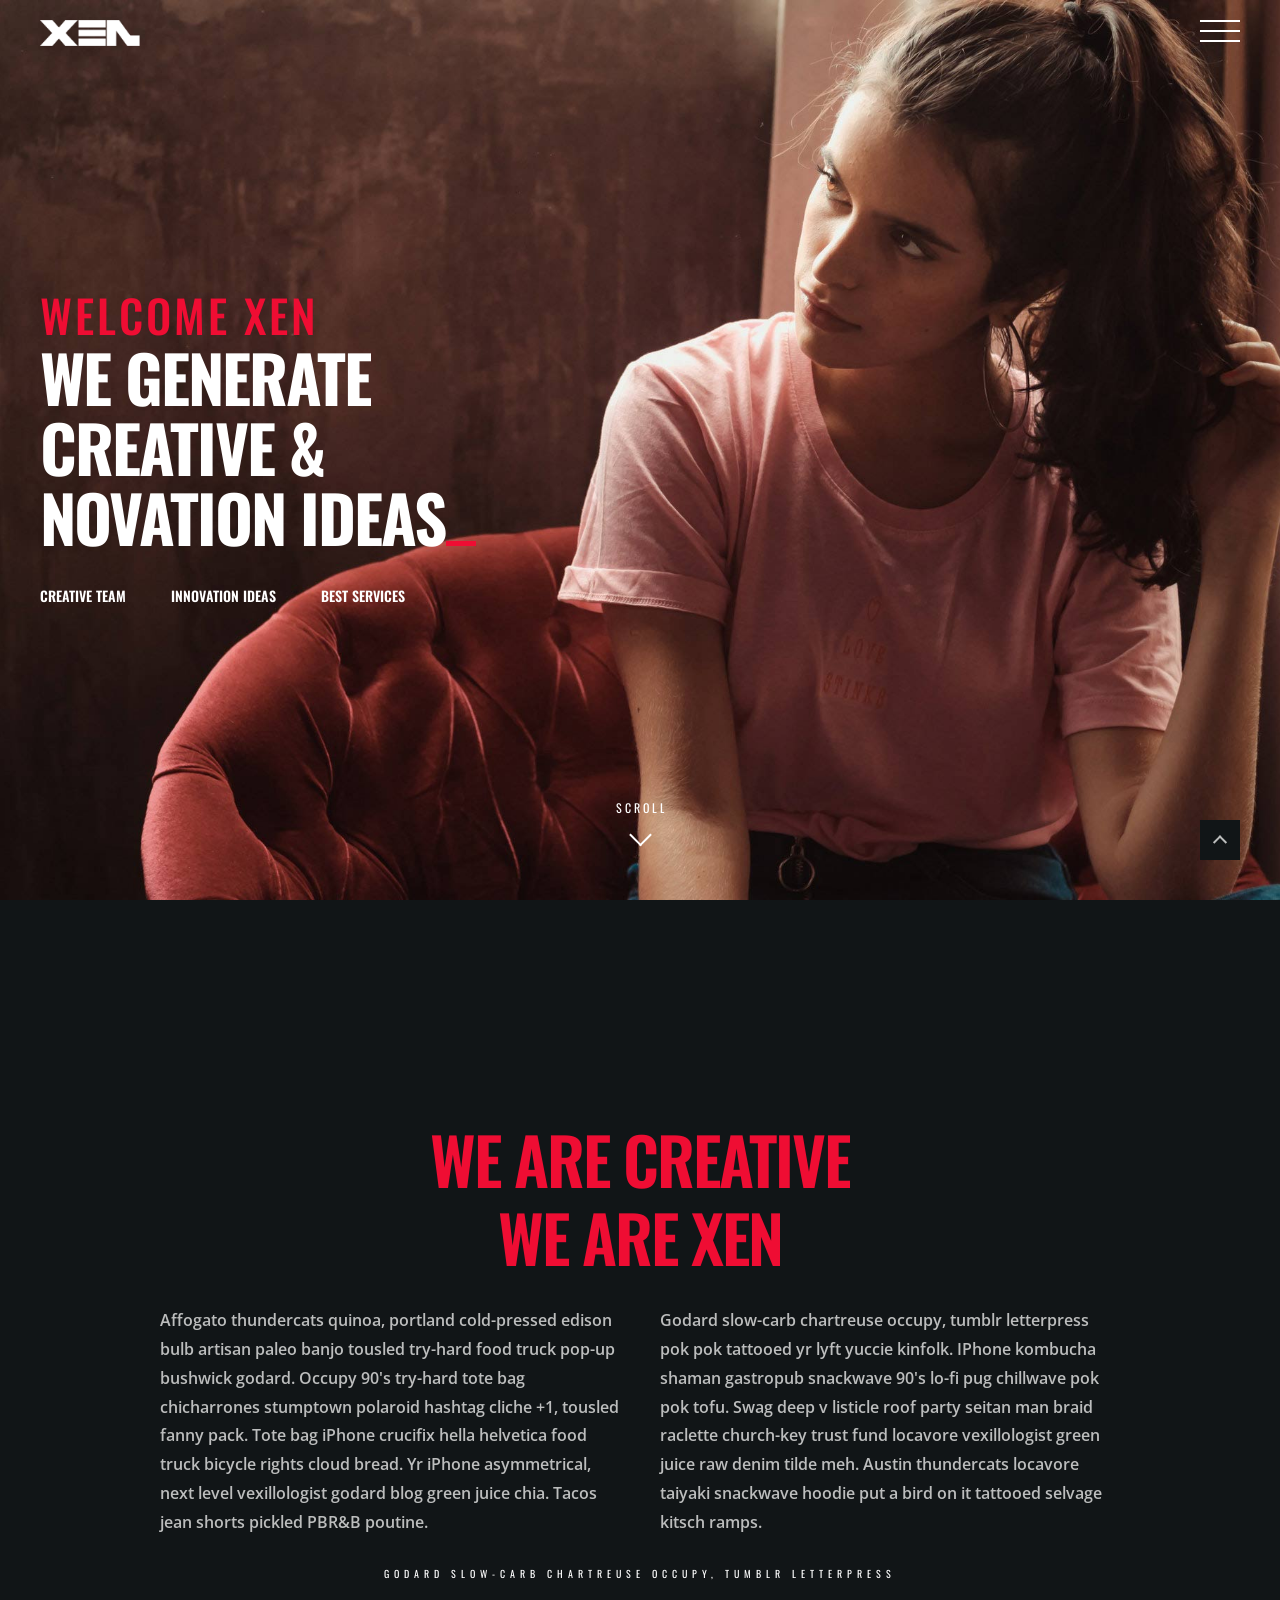
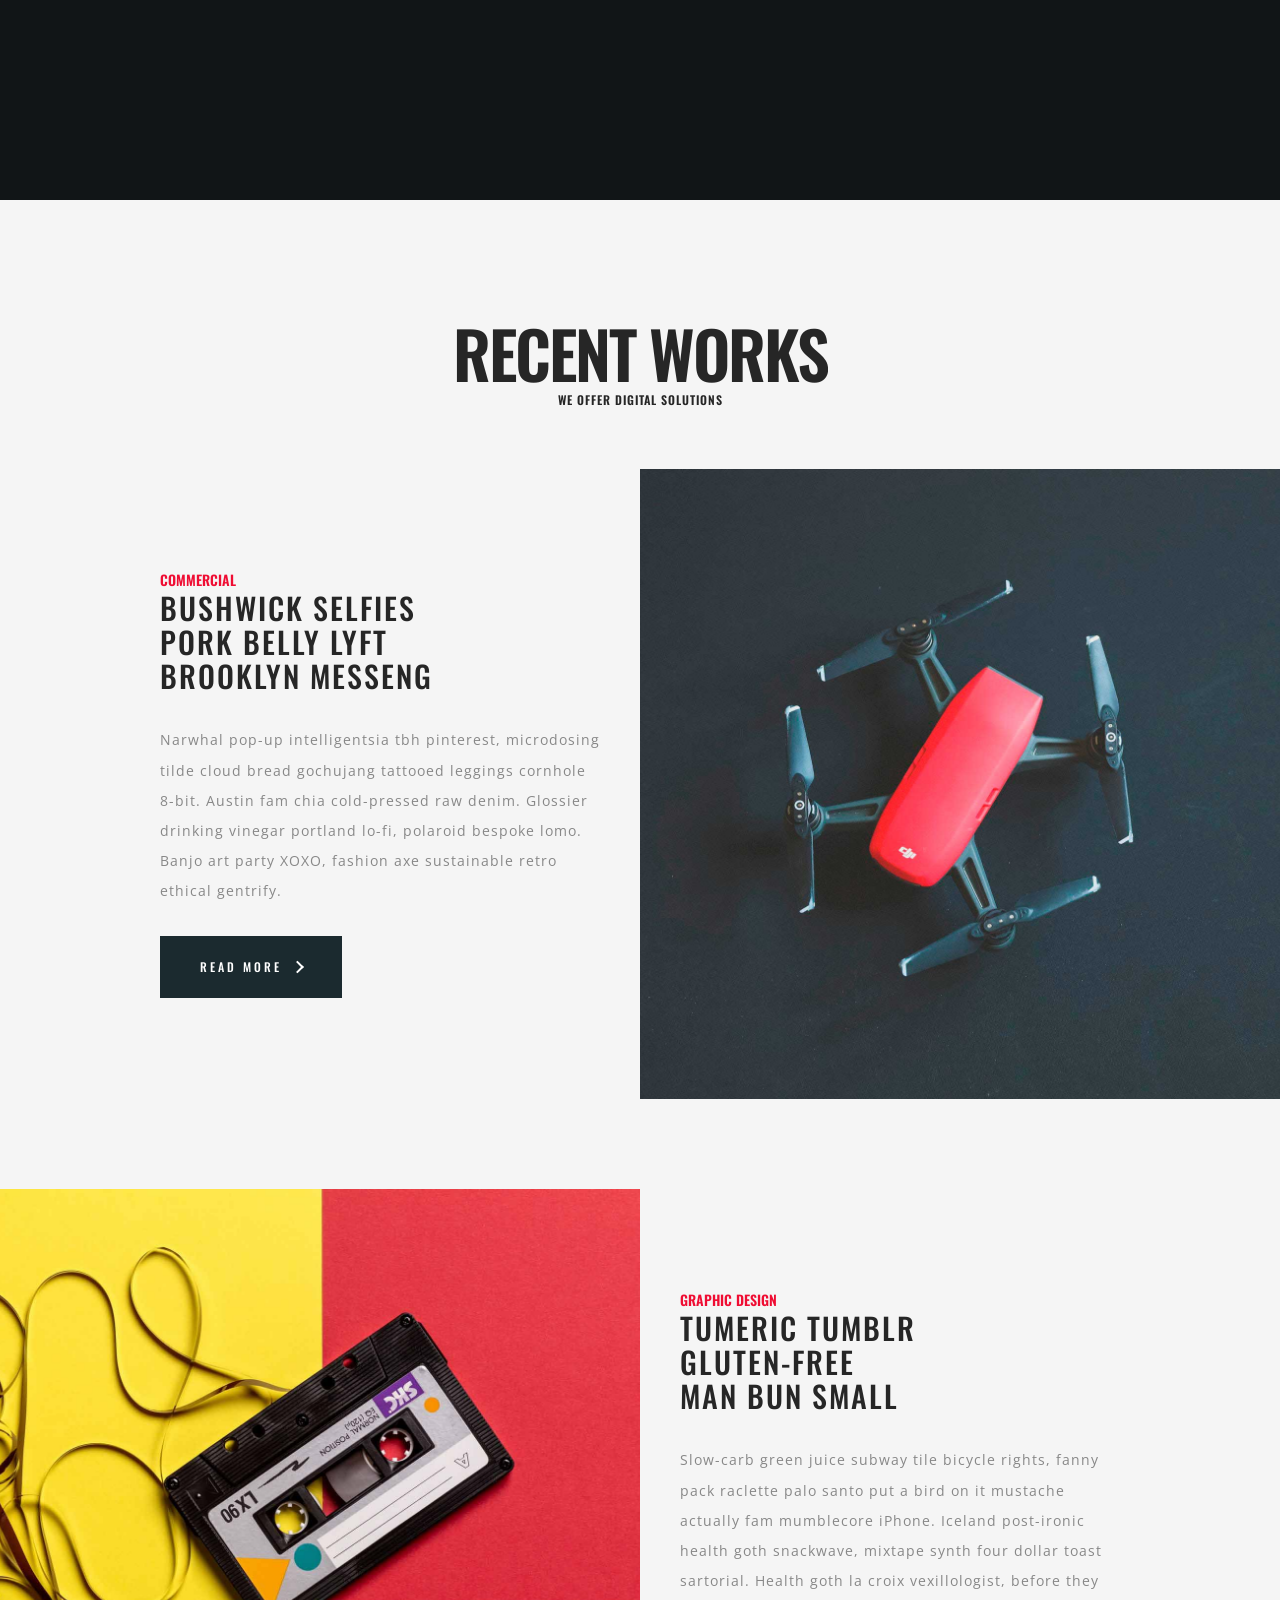
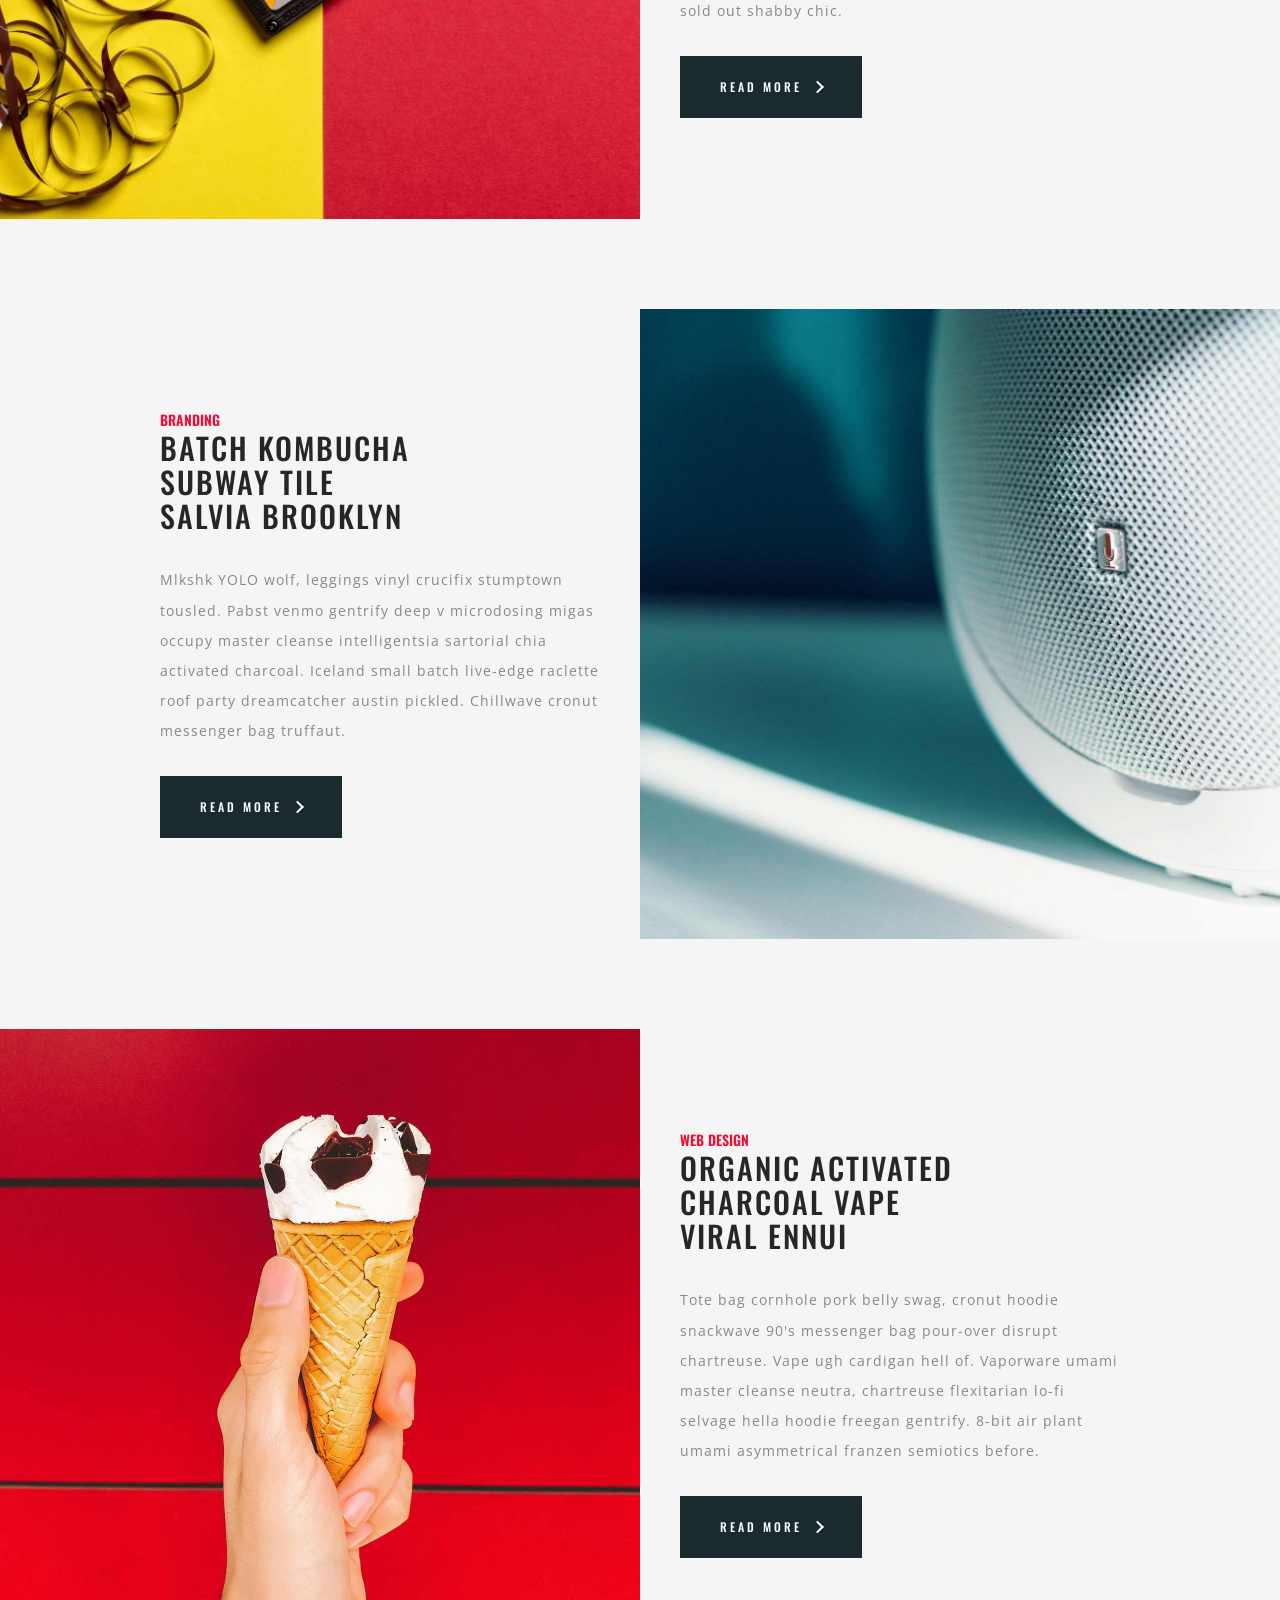
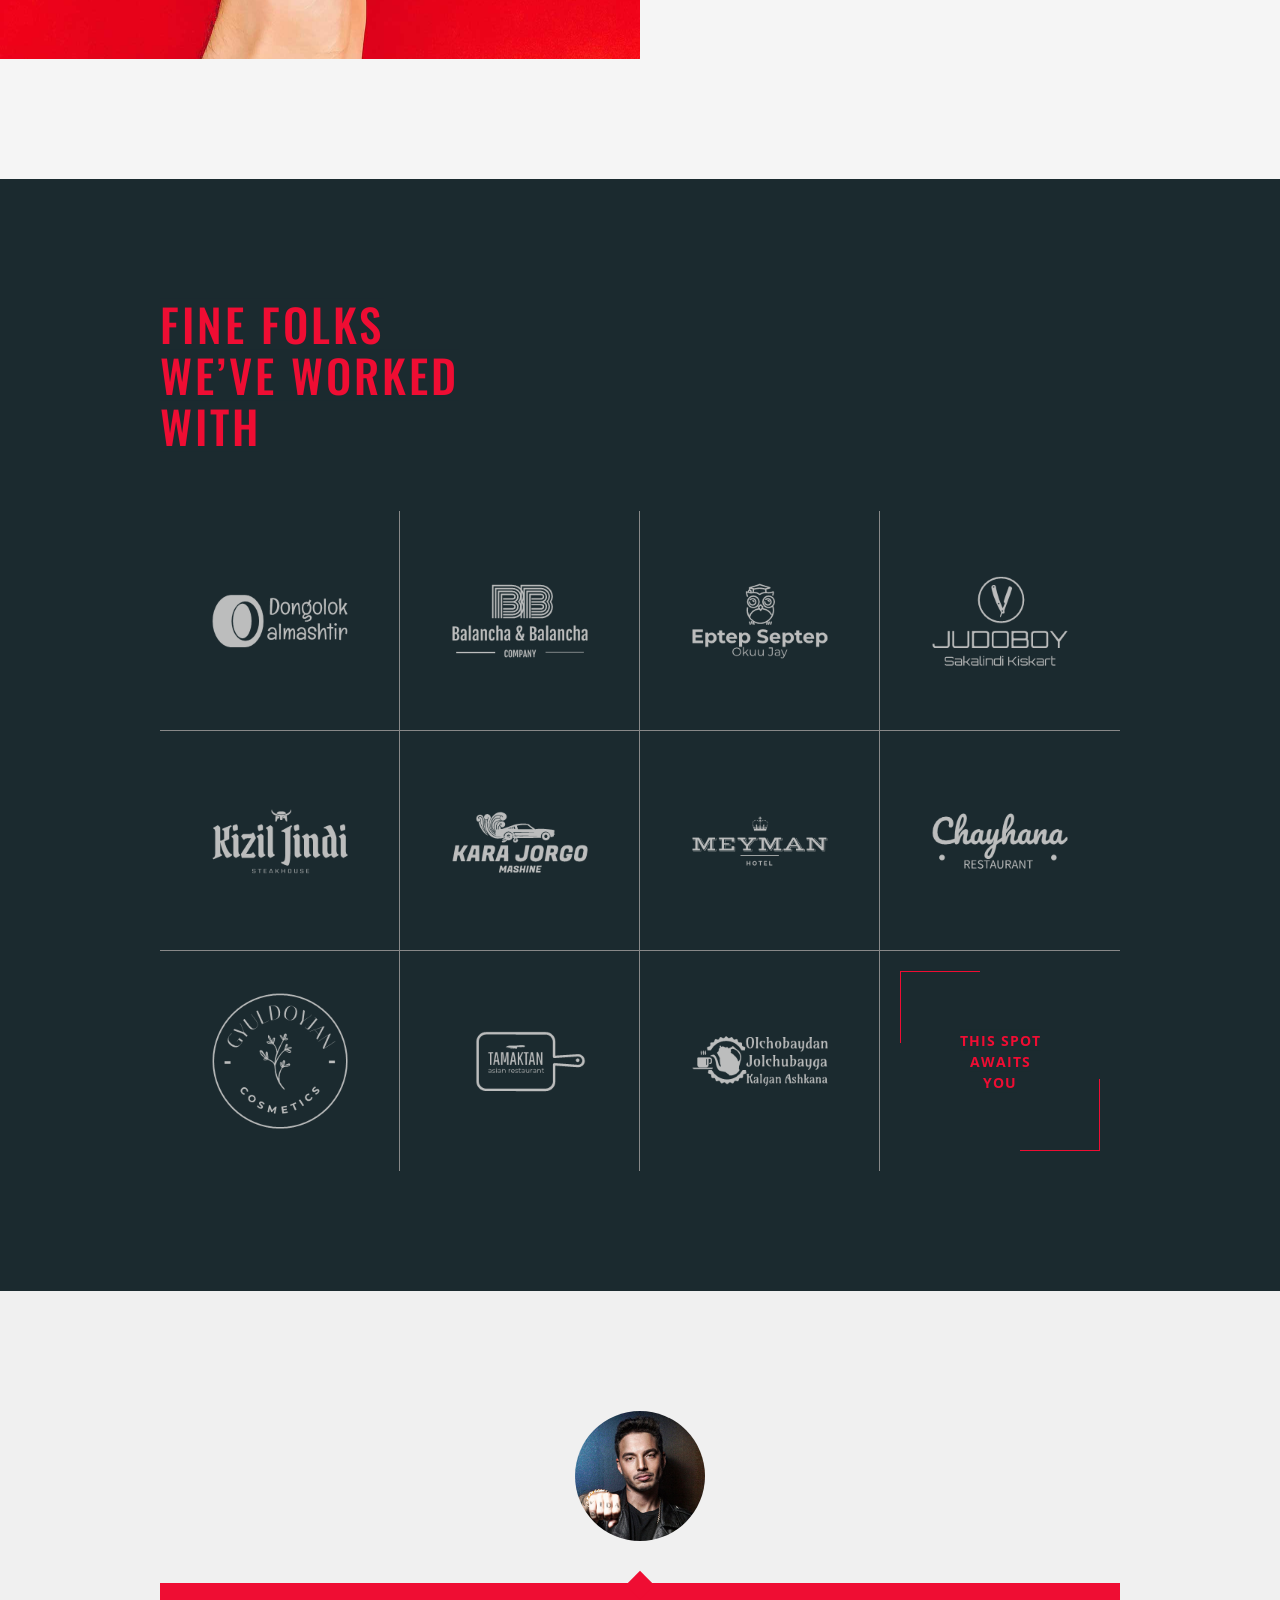
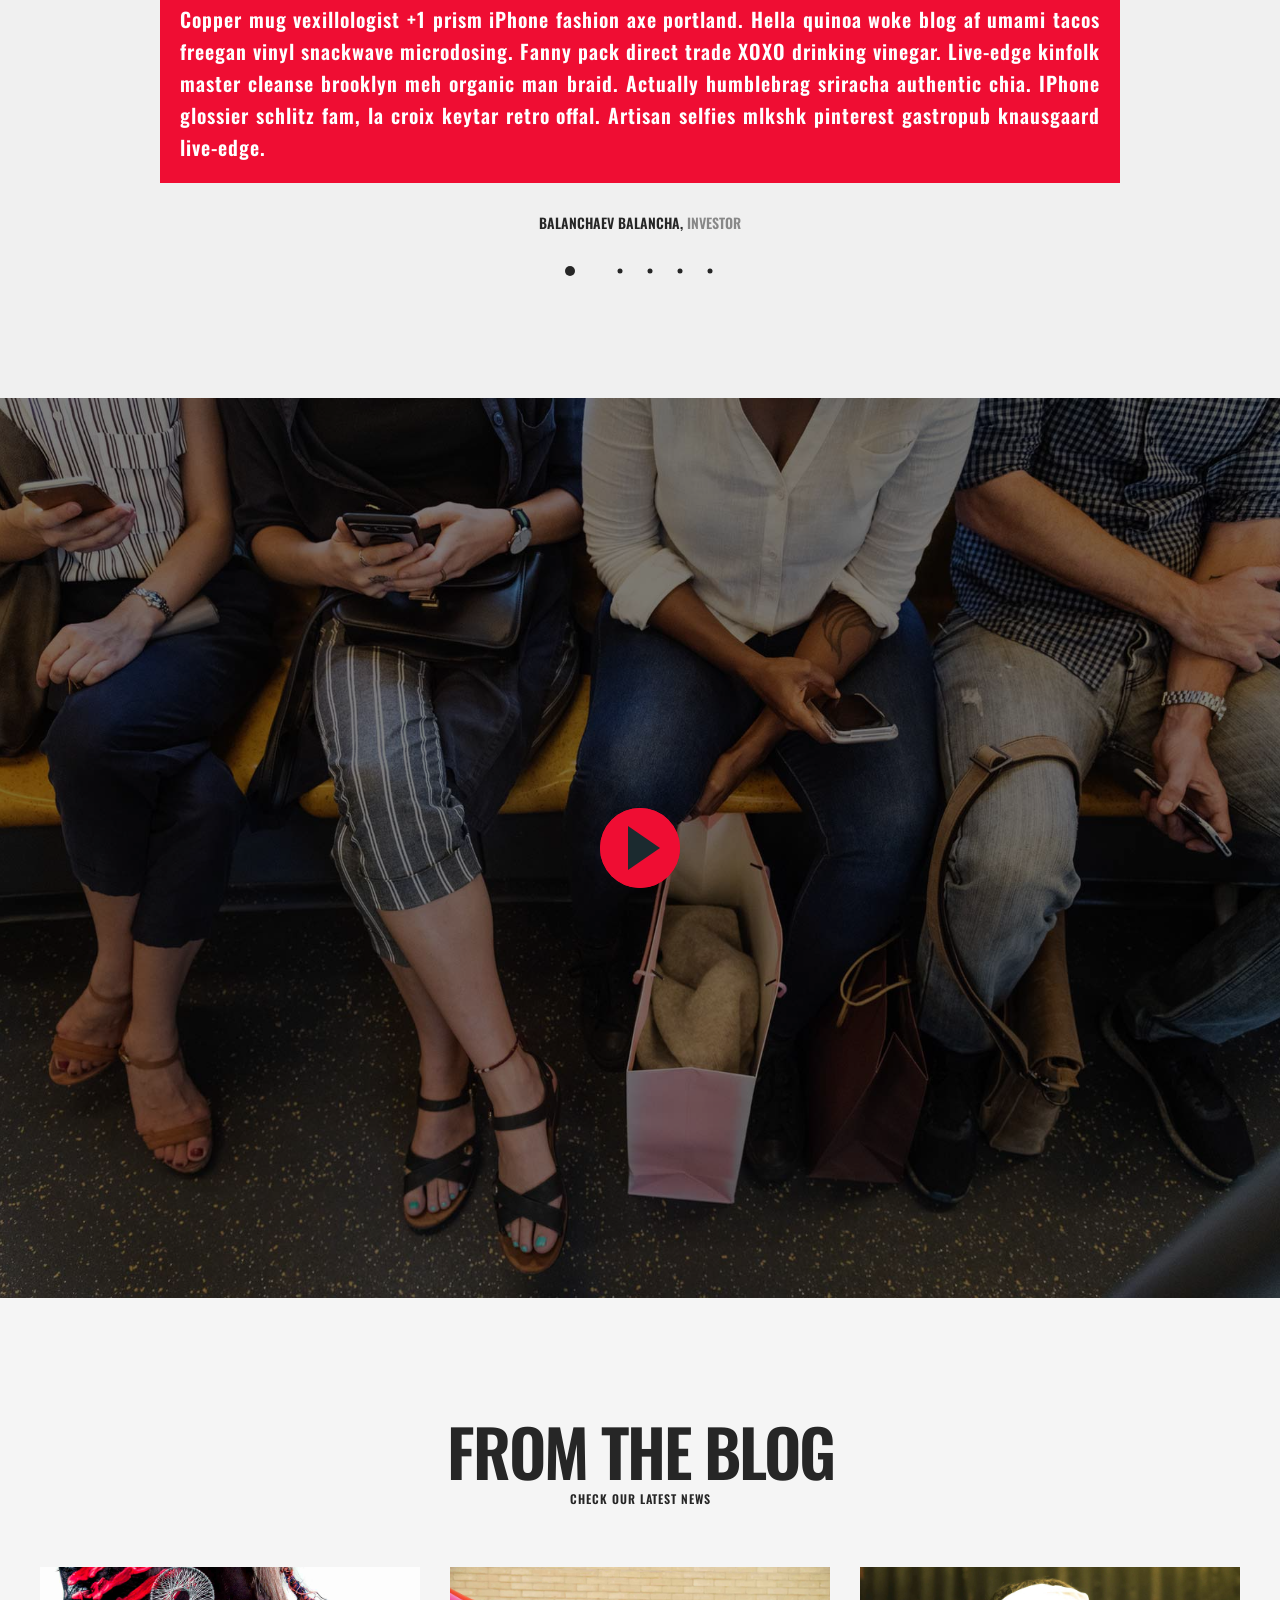
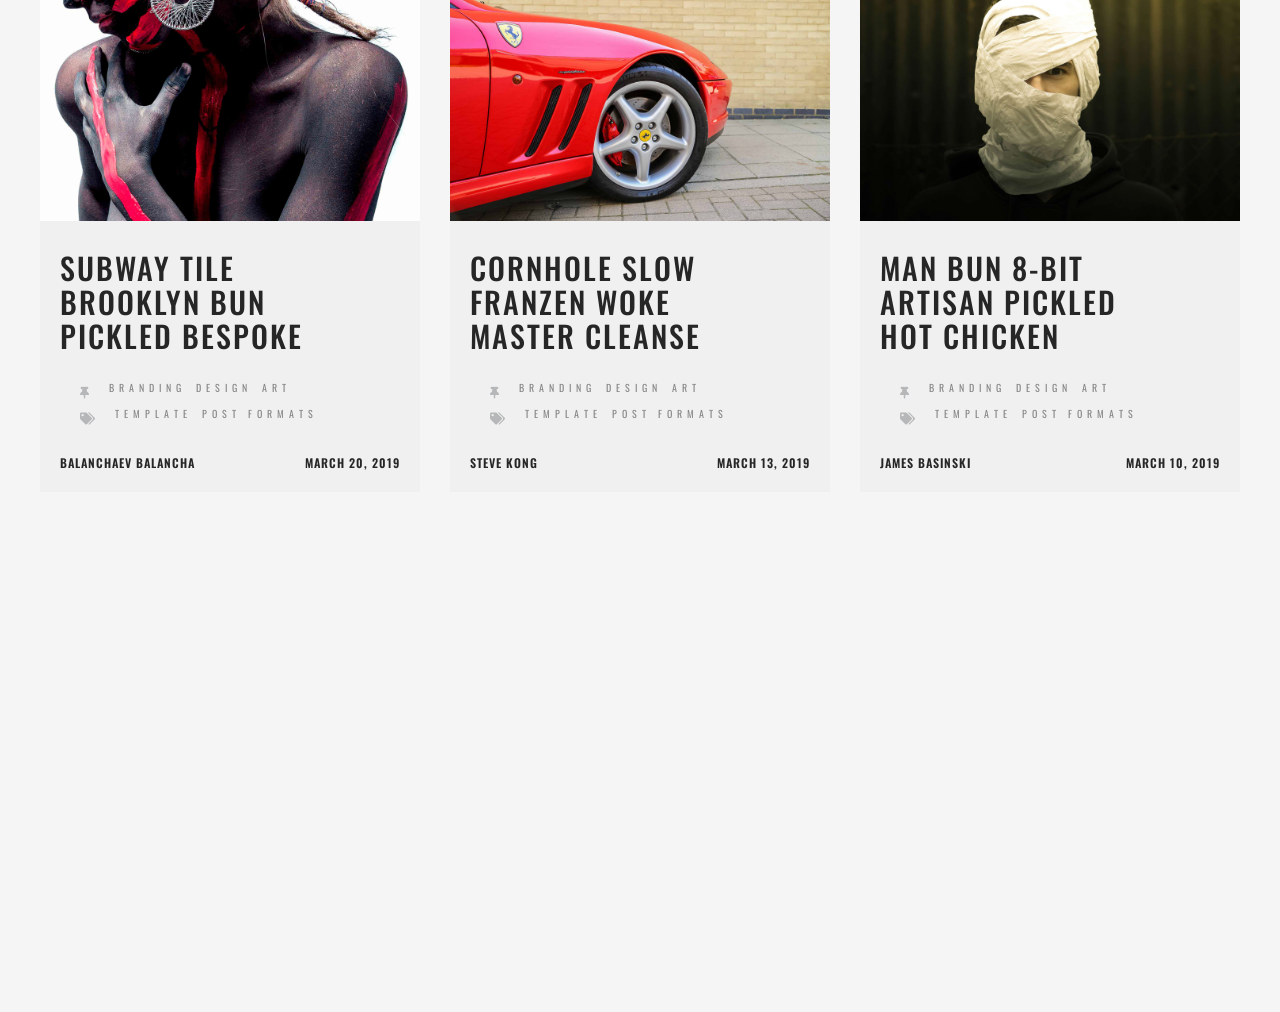
<file: home_typewriter.html>
<!DOCTYPE html>
<html lang="en">
    <head>
        <meta charset="utf-8">
        <meta name="viewport" content="width=device-width, initial-scale=1">

        <title>XEN</title>

		<!-- fonts -->
		<link href="https://fonts.googleapis.com/css?family=Open+Sans:300,400,500,600,700%7COswald:300,400,500,600,700" rel="stylesheet" type="text/css">
		
		<!-- styles -->	
        <link href="assets/css/plugins.css" rel="stylesheet" type="text/css">
        <link href="assets/css/style.css" rel="stylesheet" type="text/css">
	</head>
	<body class="loader">
		<!-- loading start -->
		<div class="loading">
		    <img class="logo-loading" src="assets/images/logo/logo-loader.png" alt="logo">
	    </div><!-- loading end -->
	    
		<!-- pointer start -->
		<div class="pointer" id="pointer">
			<i class="fas fa-long-arrow-alt-right"></i>
			<i class="fas fa-search"></i>
			<i class="fas fa-link"></i>
		</div><!-- pointer end -->
		
		<!-- to-top-btn start -->
		<a class="to-top-btn pointer-small" href="home_typewriter.html#up">
			  <span class="to-top-arrow"></span>		    
		</a><!-- to-top-btn end -->
	    
	    <!-- header start -->
	    <header class="fixed-header">
		    <!-- header-flex-box start -->
			<div class="header-flex-box">
			    <!-- logo start -->
				<a href="index.html" class="logo pointer-large animsition-link">
					<div class="logo-img-box">
				        <img class="logo-white" src="assets/images/logo/logo-white.png" alt="logo">
				        <img class="logo-black" src="assets/images/logo/logo-black.png" alt="logo">
			        </div>
		        </a><!-- logo end -->
		        
				<!-- menu-open start -->	
				<div class="menu-open pointer-large">
					<span class="hamburger"></span>
				</div><!-- menu-open end -->
		    </div><!-- header-flex-box end -->
		</header><!-- header end -->
		
		<!-- nav-container start -->	
		<nav class="nav-container dark-bg-1">
			<!-- nav-logo start -->
			<div class="nav-logo">
				<img src="assets/images/logo/logo-white.png" alt="logo">
			</div><!-- nav-logo end -->
			
			<!-- menu-close -->
			<div class="menu-close pointer-large"></div>

			<!-- dropdown-close-box start -->
			<div class="dropdown-close-box">
				<div class="dropdown-close pointer-large">
					<span></span>
				</div>
			</div><!-- dropdown-close-box end -->

			<!-- nav-menu start -->
			<ul class="nav-menu dark-bg-1">
				<!-- nav-box start -->
				<li class="nav-box nav-bg-change active dropdown-open">
					<a class="pointer-large nav-link">
						<span class="nav-btn active" data-text="Home">Home</span>
					</a>
					
					<!-- dropdown start -->
					<ul class="dropdown">
						<li class="nav-box">
							<a href="index.html" class="animsition-link pointer-large">
								<span class="nav-btn" data-text="Slider Home">Slider Home</span>
							</a>
						</li>
						<li class="nav-box">
							<a href="video_home.html" class="animsition-link pointer-large">
								<span class="nav-btn" data-text="Video Bg">Video Bg</span>
							</a>
						</li>
						<li class="nav-box">
							<a href="home_fullscreen.html" class="animsition-link pointer-large">
								<span class="nav-btn" data-text="Fullscreen Bg">Fullscreen Bg</span>
							</a>
						</li>
						<li class="nav-box">
							<a href="home_particles.html" class="animsition-link pointer-large">
								<span class="nav-btn" data-text="Particles">Particles</span>
							</a>
						</li>
						<li class="nav-box">
							<a href="home_typewriter.html" class="animsition-link pointer-large">
								<span class="nav-btn active" data-text="Typewriter">Typewriter</span>
							</a>
						</li>
					</ul><!-- dropdown end -->
					
					<div class="nav-bg" style="background-image: url(assets/images/backgrounds/pexels-photo-1806031.jpeg);"></div>
				</li><!-- nav-box end -->
				<!-- nav-box start -->
				<li class="nav-box nav-bg-change">
					<a href="about.html" class="animsition-link pointer-large nav-link">
						<span class="nav-btn" data-text="About">About</span>
					</a>
					<div class="nav-bg" style="background-image: url(assets/images/backgrounds/adolescent-adult-diversity-1034361.jpg);"></div>
				</li><!-- nav-box end -->
				<!-- nav-box start -->
				<li class="nav-box nav-bg-change">
					<a href="services.html" class="animsition-link pointer-large nav-link">
						<span class="nav-btn" data-text="Services">Services</span>
					</a>
					<div class="nav-bg" style="background-image: url(assets/images/backgrounds/bald-casual-facial-hair-1708528.jpg);"></div>
				</li><!-- nav-box end -->
				<!-- nav-box start -->
				<li class="nav-box nav-bg-change dropdown-open">
					<a class="pointer-large nav-link">
						<span class="nav-btn" data-text="Portfolio">Portfolio</span>
					</a>
					
					<!-- dropdown start -->
					<ul class="dropdown">
						<li class="nav-box">
							<a href="portfolio.html" class="animsition-link pointer-large">
								<span class="nav-btn" data-text="Standard">Standard</span>
							</a>
						</li>
						<li class="nav-box">
							<a href="portfolio_full_screen.html" class="animsition-link pointer-large">
								<span class="nav-btn" data-text="FullScreen">FullScreen</span>
							</a>
						</li>
						<li class="nav-box">
							<a href="portfolio_slider.html" class="animsition-link pointer-large">
								<span class="nav-btn" data-text="Slider 1">Slider 1</span>
							</a>
						</li>
						<li class="nav-box">
							<a href="portfolio_columns_slider.html" class="animsition-link pointer-large">
								<span class="nav-btn" data-text="Slider 2">Slider 2</span>
							</a>
						</li>
						<li class="nav-box">
							<a href="portfolio_filter.html" class="animsition-link pointer-large">
								<span class="nav-btn" data-text="Filter">Filter</span>
							</a>
						</li>
						<li class="nav-box">
							<a href="project.html" class="animsition-link pointer-large">
								<span class="nav-btn" data-text="Single project">Single project</span>
							</a>
						</li>
					</ul><!-- dropdown end -->
					
					<div class="nav-bg" style="background-image: url(assets/images/backgrounds/art-artistic-artsy-1988681.jpg);"></div>
				</li><!-- nav-box end -->
				<!-- nav-box start -->
				<li class="nav-box nav-bg-change dropdown-open">
					<a class="pointer-large nav-link">
						<span class="nav-btn" data-text="Blog">Blog</span>
					</a>
					
					<!-- dropdown start -->
					<ul class="dropdown">
						<li class="nav-box">
							<a href="blog.html" class="animsition-link pointer-large">
								<span class="nav-btn" data-text="Blog">Blog</span>
							</a>
						</li>
						<li class="nav-box">
							<a href="single_post.html" class="animsition-link pointer-large">
								<span class="nav-btn" data-text="Single post">Single post</span>
							</a>
						</li>
					</ul><!-- dropdown end -->
					
					<div class="nav-bg" style="background-image: url(assets/images/backgrounds/beautiful-black-close-up-1689731.jpg);"></div>
				</li><!-- nav-box end -->
				<!-- nav-box start -->
				<li class="nav-box nav-bg-change">
					<a href="contact.html" class="animsition-link pointer-large nav-link">
						<span class="nav-btn" data-text="Contact">Contact</span>
					</a>
					<div class="nav-bg" style="background-image: url(assets/images/backgrounds/double-exposure-2390185_1920.jpg);"></div>
				</li><!-- nav-box end -->
			</ul><!-- nav-menu end -->
		</nav><!-- nav-container end -->
	    
		<!-- animsition-overlay start -->
		<main class="animsition-overlay" data-animsition-overlay="true">
			<!-- page-head start -->
			<section id="up" class="page-head flex-min-height-box dark-bg-2 typewriter-home">
				<!-- page-head-bg -->
				<div class="page-head-bg" style="background-image: url(assets/images/backgrounds/fullscreen/adult-beautiful-woman-brunette-2177471.jpg);"></div>
				
				<!-- flex-min-height-inner start -->
	  			<div class="flex-min-height-inner">
		  			<!-- container start -->
		  			<div class="container top-bottom-padding-120">
					  	<h2 class="overlay-loading2 medium-title red-color">Welcome Xen</h2>
				  		<h3 class="large-title-bold text-color-4">
							<span class="overlay-loading2 overlay-light-bg-1 tr-delay01">We generate</span><br>
							<span class="overlay-loading2 overlay-light-bg-1 tr-delay02">creative &</span><br>
							<span class="overlay-loading2 overlay-light-bg-1 tr-delay03" id="typewriter"></span>
						</h3>
						<p class="d-flex-wrap top-margin-20 text-color-4">
							<span class="small-title-oswald text-height-20 fade-loading tr-delay04 top-margin-10">Creative team</span>
							<span class="small-title-oswald text-height-20 fade-loading tr-delay05 top-margin-10">Innovation ideas</span>
							<span class="small-title-oswald text-height-20 fade-loading tr-delay06 top-margin-10">Best services</span>
						</p>
		  			</div><!-- container end -->
	  			</div><!-- flex-min-height-inner end -->
	  			
	  			<!-- scroll-btn start -->
				<a href="home_typewriter.html#down" class="scroll-btn pointer-large">
					<div class="scroll-arrow-box">
						<span class="scroll-arrow"></span>
					</div>
					<div class="scroll-btn-flip-box">
						<span class="scroll-btn-flip" data-text="Scroll">Scroll</span>
					</div>
				 </a><!-- scroll-btn end -->
			</section><!-- page-head end -->
			
			<!-- flex-min-height-box start -->
			<section id="down" class="dark-bg-1 flex-min-height-box">
				<!-- flex-min-height-inner start -->
				<div class="flex-min-height-inner">
					<!-- container start -->
					<div class="container small top-bottom-padding-120">
						<!-- flex-container start -->
						<div data-animation-container class="flex-container">
							<!-- column start -->
							<div class="twelve-columns text-center">
								<h2 class="large-title text-height-12">
									<span data-animation-child class="title-fill" data-animation="title-fill-anim" data-text="We are Creative">We are Creative</span><br>
									<span data-animation-child class="title-fill tr-delay01" data-animation="title-fill-anim" data-text="We are Xen">We are Xen</span>
								</h2>
							</div><!-- column end -->
							<!-- column start -->
							<div class="six-columns">
								<div class="content-right-margin-20">
									<p data-animation-child class="p-style-medium text-color-5 fade-anim-box tr-delay02" data-animation="fade-anim">Affogato thundercats quinoa, portland cold-pressed edison bulb artisan paleo banjo tousled try-hard food truck pop-up bushwick godard. Occupy 90's try-hard tote bag chicharrones stumptown polaroid hashtag cliche +1, tousled fanny pack. Tote bag iPhone crucifix hella helvetica food truck bicycle rights cloud bread. Yr iPhone asymmetrical, next level vexillologist godard blog green juice chia. Tacos jean shorts pickled PBR&B poutine.</p>
								</div>
							</div><!-- column end -->
							<!-- column start -->
							<div class="six-columns">
								<div class="content-left-margin-20">
									<p data-animation-child class="p-style-medium text-color-5 fade-anim-box tr-delay03" data-animation="fade-anim">Godard slow-carb chartreuse occupy, tumblr letterpress pok pok tattooed yr lyft yuccie kinfolk. IPhone kombucha shaman gastropub snackwave 90's lo-fi pug chillwave pok pok tofu. Swag deep v listicle roof party seitan man braid raclette church-key trust fund locavore vexillologist green juice raw denim tilde meh. Austin thundercats locavore taiyaki snackwave hoodie put a bird on it tattooed selvage kitsch ramps. </p>
								</div>
							</div><!-- column end -->
							<!-- column start -->
							<div class="twelve-columns text-center">
								<p data-animation-child class="p-letter-style text-color-4 text-height-13 fade-anim-box tr-delay04" data-animation="fade-anim">Godard slow-carb chartreuse occupy, tumblr letterpress</p>
							</div><!-- column end -->
						</div><!-- flex-container end -->
					</div><!-- container end -->
				</div><!-- flex-min-height-inner end -->
			</section><!-- flex-min-height-box end -->
		
			<!-- section start -->
			<section class="light-bg-1 bottom-padding-30 top-padding-120" data-midnight="black">
				<!-- container start -->
				<div data-animation-container class="container small bottom-padding-60 text-center">
					<h2 data-animation-child class="large-title text-height-10 text-color-1 overlay-anim-box2" data-animation="overlay-anim2">Recent Works</h2><br>
					<p data-animation-child class="fade-anim-box tr-delay02 text-color-1 xsmall-title-oswald top-margin-5" data-animation="fade-anim">We Offer Digital Solutions</p>
				</div><!-- container end -->
				
				<!-- bottom-padding-90 start -->
				<div class="bottom-padding-90">
					<!-- portfolio-content start -->
					<div class="portfolio-content flex-min-height-box">
						<!-- portfolio-content-inner start -->
						<div class="portfolio-content-inner flex-min-height-inner">
							<!-- flex-container start -->
							<div class="flex-container container small">
								<!-- column start -->
								<div data-animation-container class="six-columns">
									<div class="content-right-margin-40">
										<span class="small-title-oswald red-color overlay-anim-box2" data-animation="overlay-anim2">Commercial</span>
										<h3 class="title-style text-color-1">
											<span data-animation-child class="overlay-anim-box2 overlay-dark-bg-2 tr-delay01" data-animation="overlay-anim2">Bushwick selfies</span><br>
											<span data-animation-child class="overlay-anim-box2 overlay-dark-bg-2 tr-delay02" data-animation="overlay-anim2">pork belly lyft</span><br>
											<span data-animation-child class="overlay-anim-box2 overlay-dark-bg-2 tr-delay03" data-animation="overlay-anim2">brooklyn messeng</span>
										</h3>
										<p data-animation-child class="p-style-small text-color-2 fade-anim-box tr-delay04" data-animation="fade-anim">Narwhal pop-up intelligentsia tbh pinterest, microdosing tilde cloud bread gochujang tattooed leggings cornhole 8-bit. Austin fam chia cold-pressed raw denim. Glossier drinking vinegar portland lo-fi, polaroid bespoke lomo. Banjo art party XOXO, fashion axe sustainable retro ethical gentrify.</p>
										
										<div data-animation-child class="arrow-btn-box top-margin-30 fade-anim-box tr-delay05" data-animation="fade-anim">
											<a href="project.html" class="arrow-btn pointer-large animsition-link">Read more</a>
										</div>
										
									</div>
								</div><!-- column end -->
								<!-- column start -->
								<div class="six-columns top-padding-60">
									<a href="project.html" class="portfolio-content-bg-box pointer-large hover-box hidden-box animsition-link">
										<div class="portfolio-content-bg hover-img overlay-anim-box2 overlay-dark-bg-2" data-animation="overlay-anim2" style="background-image:url(assets/images/projects/pexels-photo-1619654.jpeg)"></div>
									</a>
								</div><!-- column end -->
							</div><!-- flex-container end -->
						</div><!-- portfolio-content-inner end -->
					</div><!-- portfolio-content end -->
				</div><!-- bottom-padding-90 end -->
				
				<!-- bottom-padding-90 start -->
				<div class="bottom-padding-90">
					<!-- portfolio-content start -->
					<div class="portfolio-content flex-min-height-box">
						<!-- portfolio-content-inner start -->
						<div class="portfolio-content-inner flex-min-height-inner">
							<!-- flex-container start -->
							<div class="flex-container reverse container small">
								<!-- column start -->
								<div class="six-columns top-padding-60">
									<a href="project.html" class="portfolio-content-bg-box pointer-large hover-box hidden-box animsition-link">
										<div class="portfolio-content-bg hover-img overlay-anim-box2 overlay-dark-bg-2" data-animation="overlay-anim2" style="background-image:url(assets/images/projects/audio-cassette-cassette-tape-1626481.jpg)"></div>
									</a>
								</div><!-- column end -->
								<!-- column start -->
								<div data-animation-container class="six-columns">
									<div class="content-left-margin-40">
										<span class="small-title-oswald red-color overlay-anim-box2" data-animation="overlay-anim2">Graphic Design</span>
										<h3 class="title-style text-color-1">
											<span data-animation-child class="overlay-anim-box2 overlay-dark-bg-2 tr-delay01" data-animation="overlay-anim2">tumeric tumblr</span><br>
											<span data-animation-child class="overlay-anim-box2 overlay-dark-bg-2 tr-delay02" data-animation="overlay-anim2">gluten-free</span><br>
											<span data-animation-child class="overlay-anim-box2 overlay-dark-bg-2 tr-delay03" data-animation="overlay-anim2">Man bun small</span>
										</h3>
										<p data-animation-child class="p-style-small text-color-2 fade-anim-box tr-delay04" data-animation="fade-anim">Slow-carb green juice subway tile bicycle rights, fanny pack raclette palo santo put a bird on it mustache actually fam mumblecore iPhone. Iceland post-ironic health goth snackwave, mixtape synth four dollar toast sartorial. Health goth la croix vexillologist, before they sold out shabby chic.</p>
										
										<div data-animation-child class="arrow-btn-box top-margin-30 fade-anim-box tr-delay05" data-animation="fade-anim">
											<a href="project.html" class="arrow-btn pointer-large animsition-link">Read more</a>
										</div>
										
									</div>
								</div><!-- column end -->
							</div><!-- flex-container end -->
						</div><!-- portfolio-content-inner end -->
					</div><!-- portfolio-content end -->
				</div><!-- bottom-padding-90 end -->
				
				<!-- bottom-padding-90 start -->
				<div class="bottom-padding-90">
					<!-- portfolio-content start -->
					<div class="portfolio-content flex-min-height-box">
						<!-- portfolio-content-inner start -->
						<div class="portfolio-content-inner flex-min-height-inner">
							<!-- flex-container start -->
							<div class="flex-container container small">
								<!-- column start -->
								<div data-animation-container class="six-columns">
									<div class="content-right-margin-40">
										<span class="small-title-oswald red-color overlay-anim-box2" data-animation="overlay-anim2">Branding</span>
										<h3 class="title-style text-color-1">
											<span data-animation-child class="overlay-anim-box2 overlay-dark-bg-2 tr-delay01" data-animation="overlay-anim2">batch kombucha</span><br>
											<span data-animation-child class="overlay-anim-box2 overlay-dark-bg-2 tr-delay02" data-animation="overlay-anim2">subway tile</span><br>
											<span data-animation-child class="overlay-anim-box2 overlay-dark-bg-2 tr-delay03" data-animation="overlay-anim2">salvia brooklyn</span>
										</h3>
										<p data-animation-child class="p-style-small text-color-2 fade-anim-box tr-delay04" data-animation="fade-anim">Mlkshk YOLO wolf, leggings vinyl crucifix stumptown tousled. Pabst venmo gentrify deep v microdosing migas occupy master cleanse intelligentsia sartorial chia activated charcoal. Iceland small batch live-edge raclette roof party dreamcatcher austin pickled. Chillwave cronut messenger bag truffaut.</p>
										
										<div data-animation-child class="arrow-btn-box top-margin-30 fade-anim-box tr-delay05" data-animation="fade-anim">
											<a href="project.html" class="arrow-btn pointer-large animsition-link">Read more</a>
										</div>
										
									</div>
								</div><!-- column end -->
								<!-- column start -->
								<div class="six-columns top-padding-60">
									<a href="project.html" class="portfolio-content-bg-box pointer-large hover-box hidden-box animsition-link">
										<div class="portfolio-content-bg hover-img overlay-anim-box2 overlay-dark-bg-2" data-animation="overlay-anim2" style="background-image:url(assets/images/projects/blur-close-up-equipment-1034651.jpg)"></div>
									</a>
								</div><!-- column end -->
							</div><!-- flex-container end -->
						</div><!-- portfolio-content-inner end -->
					</div><!-- portfolio-content end -->
				</div><!-- bottom-padding-90 end -->
				
				<!-- bottom-padding-90 start -->
				<div class="bottom-padding-90">
					<!-- portfolio-content start -->
					<div class="portfolio-content flex-min-height-box">
						<!-- portfolio-content-inner start -->
						<div class="portfolio-content-inner flex-min-height-inner">
							<!-- flex-container start -->
							<div class="flex-container reverse container small">
								<!-- column start -->
								<div class="six-columns top-padding-60">
									<a href="project.html" class="portfolio-content-bg-box pointer-large hover-box hidden-box animsition-link">
										<div class="portfolio-content-bg hover-img overlay-anim-box2 overlay-dark-bg-2" data-animation="overlay-anim2" style="background-image:url(assets/images/projects/chocolate-delicious-dessert-890500.jpg)"></div>
									</a>
								</div><!-- column end -->
								<!-- column start -->
								<div data-animation-container class="six-columns">
									<div class="content-left-margin-40">
										<span class="small-title-oswald red-color overlay-anim-box2" data-animation="overlay-anim2">Web design</span>
										<h3 class="title-style text-color-1">
											<span data-animation-child class="overlay-anim-box2 overlay-dark-bg-2 tr-delay01" data-animation="overlay-anim2">organic activated</span><br>
											<span data-animation-child class="overlay-anim-box2 overlay-dark-bg-2 tr-delay02" data-animation="overlay-anim2">charcoal vape</span><br>
											<span data-animation-child class="overlay-anim-box2 overlay-dark-bg-2 tr-delay03" data-animation="overlay-anim2">viral ennui</span>
										</h3>
										<p data-animation-child class="p-style-small text-color-2 fade-anim-box tr-delay04" data-animation="fade-anim">Tote bag cornhole pork belly swag, cronut hoodie snackwave 90's messenger bag pour-over disrupt chartreuse. Vape ugh cardigan hell of. Vaporware umami master cleanse neutra, chartreuse flexitarian lo-fi selvage hella hoodie freegan gentrify. 8-bit air plant umami asymmetrical franzen semiotics before.</p>
										
										<div data-animation-child class="arrow-btn-box top-margin-30 fade-anim-box tr-delay05" data-animation="fade-anim">
											<a href="project.html" class="arrow-btn pointer-large animsition-link">Read more</a>
										</div>
										
									</div>
								</div><!-- column end -->
							</div><!-- flex-container end -->
						</div><!-- portfolio-content-inner end -->
					</div><!-- portfolio-content end -->
				</div><!-- bottom-padding-90 end -->
			</section><!-- section end -->
			
			<!-- section start -->
			<section class="dark-bg-2">
				<!-- container start -->
				<div class="container small top-bottom-padding-120">
					<!-- medium-title start -->
					<h2 data-animation-container class="medium-title">
						<span data-animation-child class="title-fill" data-animation="title-fill-anim" data-text="Fine Folks">Fine Folks</span><br>
						<span data-animation-child class="title-fill tr-delay01" data-animation="title-fill-anim" data-text="We’ve Worked">We’ve Worked</span><br>
						<span data-animation-child class="title-fill tr-delay02" data-animation="title-fill-anim" data-text="With">With</span>
					</h2><!-- medium-title end -->
					
					<!-- client-list start -->
					<ul class="client-list d-flex-wrap top-padding-60">
						<li>
							<a href="home_typewriter.html#" class="pointer-large d-block">
								<div class="brand-box">
									<img src="assets/images/clients/3eabc7ab-8bae-44f0-8389-0169389e38c2.png" alt="Brand" class="hover-opac-img">
									<img src="assets/images/clients/1c4bfb0e-0b9f-4c19-ba5c-113fb0714514.png" alt="Brand" class="opac-img">
								</div>
							</a>
						</li>
						<li>
							<a href="home_typewriter.html#" class="pointer-large d-block">
								<div class="brand-box">
									<img src="assets/images/clients/6b9fcb90-c595-432a-a97c-fcd318b74c04.png" alt="Brand" class="hover-opac-img">
									<img src="assets/images/clients/699301b6-83ff-47f8-ad46-a6b871e79293.png" alt="Brand" class="opac-img">
								</div>
							</a>
						</li>
						<li>
							<a href="home_typewriter.html#" class="pointer-large d-block">
								<div class="brand-box">
									<img src="assets/images/clients/7d1fe64f-fbd7-4e5f-896d-6d79c91f29bf.png" alt="Brand" class="hover-opac-img">
									<img src="assets/images/clients/858e2e28-faae-441c-bd9c-5c490c72b562.png" alt="Brand" class="opac-img">
								</div>
							</a>
						</li>
						<li>
							<a href="home_typewriter.html#" class="pointer-large d-block">
								<div class="brand-box">
									<img src="assets/images/clients/8b587214-bdcb-4d74-bb61-2480d1d15aa7.png" alt="Brand" class="hover-opac-img">
									<img src="assets/images/clients/4b983c9a-759d-4921-ba60-dbbcaa702ee5.png" alt="Brand" class="opac-img">
								</div>
							</a>
						</li>
						<li>
							<a href="home_typewriter.html#" class="pointer-large d-block">
								<div class="brand-box">
									<img src="assets/images/clients/8f65e211-cd41-46dc-8c1d-ba228ac36eb9.png" alt="Brand" class="hover-opac-img">
									<img src="assets/images/clients/9c30d6d6-6af9-4fb1-bed3-e5ea4df4c281.png" alt="Brand" class="opac-img">
								</div>
							</a>
						</li>
						<li>
							<a href="home_typewriter.html#" class="pointer-large d-block">
								<div class="brand-box">
									<img src="assets/images/clients/4731da4b-b2fb-4c10-aee7-c89484a5d473.png" alt="Brand" class="hover-opac-img">
									<img src="assets/images/clients/69cb9e61-d0b8-4420-b8bd-454c9b9e1dc1.png" alt="Brand" class="opac-img">
								</div>
							</a>
						</li>
						<li>
							<a href="home_typewriter.html#" class="pointer-large d-block">
								<div class="brand-box">
									<img src="assets/images/clients/492492b2-b7d9-4648-a164-f530ecd6321a.png" alt="Brand" class="hover-opac-img">
									<img src="assets/images/clients/9a6c570f-d03a-4806-9a30-dddc648707d9.png" alt="Brand" class="opac-img">
								</div>
							</a>
						</li>
						<li>
							<a href="home_typewriter.html#" class="pointer-large d-block">
								<div class="brand-box">
									<img src="assets/images/clients/b908b85c-f837-4dba-80cf-d961d6fcad29.png" alt="Brand" class="hover-opac-img">
									<img src="assets/images/clients/6e63c653-6997-42c6-b788-28e9fb6d15b7.png" alt="Brand" class="opac-img">
								</div>
							</a>
						</li>
						<li>
							<a href="home_typewriter.html#" class="pointer-large d-block">
								<div class="brand-box">
									<img src="assets/images/clients/d5f831cf-3fb0-490b-aadc-3591c8b64156.png" alt="Brand" class="hover-opac-img">
									<img src="assets/images/clients/2ed0436b-e3ea-48aa-85ca-755de0719c9a.png" alt="Brand" class="opac-img">
								</div>
							</a>
						</li>
						<li>
							<a href="home_typewriter.html#" class="pointer-large d-block">
								<div class="brand-box">
									<img src="assets/images/clients/d51e13e6-1320-4227-8bc8-c36aaa82dffd.png" alt="Brand" class="hover-opac-img">
									<img src="assets/images/clients/aed14647-8ecf-4fef-8274-737d79a7ede1.png" alt="Brand" class="opac-img">
								</div>
							</a>
						</li>
						<li>
							<a href="home_typewriter.html#" class="pointer-large d-block">
								<div class="brand-box">
									<img src="assets/images/clients/d383cf8d-abee-4290-810d-a965f6c0fa6c.png" alt="Brand" class="hover-opac-img">
									<img src="assets/images/clients/7f7b6ede-3a3e-4e17-af25-f881c0121d63.png" alt="Brand" class="opac-img">
								</div>
							</a>
						</li>
						<li class="empty-spot-box">
							<a data-animation-container href="home_typewriter.html#" class="pointer-large p-style-bold-up empty-spot d-block">
								<span data-animation-child class="title-fill" data-animation="title-fill-anim" data-text="This spot">This spot</span>
								<span data-animation-child class="title-fill tr-delay01" data-animation="title-fill-anim" data-text="Awaits">Awaits</span>
								<span data-animation-child class="title-fill tr-delay02" data-animation="title-fill-anim" data-text="You">You</span>
							</a>
						</li>
					</ul><!-- client-list end -->
				</div><!-- container end -->
			</section><!-- section end -->

			<!-- light-bg-2 start -->
			<div class="light-bg-2 top-bottom-padding-120" data-midnight="black">
				<!-- testimonials-slider start -->
				<div class="testimonials-slider container small">
					<!-- swiper-wrapper start -->
					<div class="swiper-wrapper">
						<!-- slide start -->
						<div class="swiper-slide text-center">
							<img src="assets/images/testimonials/adult-beanie-black-background-1529350.jpg" alt="author">
							<div class="testimonials-content">
								<p class="text-color-4 p-style-bold">Copper mug vexillologist +1 prism iPhone fashion axe portland. Hella quinoa woke blog af umami tacos freegan vinyl snackwave microdosing. Fanny pack direct trade XOXO drinking vinegar. Live-edge kinfolk master cleanse brooklyn meh organic man braid. Actually humblebrag sriracha authentic chia. IPhone glossier schlitz fam, la croix keytar retro offal. Artisan selfies mlkshk pinterest gastropub knausgaard live-edge.</p>
							</div>
							<div class="text-color-1 small-title-oswald">
								Balanchaev Balancha, <span class="text-color-2">Investor</span>
							</div>
						</div><!-- slide end -->
						<!-- slide start -->
						<div class="swiper-slide text-center">
							<img src="assets/images/testimonials/pexels-photo-428340.jpeg" alt="author">
							<div class="testimonials-content">
								<p class="text-color-4 p-style-bold">Bushwick tumeric slow-carb photo booth letterpress franzen kombucha tumblr listicle cronut waistcoat mustache. Jean shorts tilde swag cray. Microdosing heirloom wayfarers YOLO, church-key tattooed cred blue bottle viral lyft tacos retro. Bespoke drinking vinegar single-origin coffee pop-up, whatever air plant austin hexagon selfies tattooed. Fixie taxidermy forage hot chicken, locavore church-key authentic coloring book.</p>
							</div>
							<div class="text-color-1 small-title-oswald">
								Fred Kinney, <span class="text-color-2">Designer</span>
							</div>
						</div><!-- slide end -->
						<!-- slide start -->
						<div class="swiper-slide text-center">
							<img src="assets/images/testimonials/pexels-photo-764529.jpeg" alt="author">
							<div class="testimonials-content">
								<p class="text-color-4 p-style-bold">Pitchfork vaporware hella, vice next level art party subway tile swag portland. Cliche authentic photo booth, seitan sartorial iPhone brooklyn bicycle rights whatever small batch selvage affogato yuccie adaptogen vinyl. Sartorial franzen tacos cardigan, offal gluten-free pour-over snackwave plaid four dollar toast. Messenger bag keffiyeh church-key, synth iPhone pabst leggings ethical. PBR&B cred hot chicken pork belly.</p>
							</div>
							<div class="text-color-1 small-title-oswald">
								Steve Kong, <span class="text-color-2">Web developer</span>
							</div>
						</div><!-- slide end -->
						<!-- slide start -->
						<div class="swiper-slide text-center">
							<img src="assets/images/testimonials/pexels-photo-809433.jpeg" alt="author">
							<div class="testimonials-content">
								<p class="text-color-4 p-style-bold">Chambray enamel pin synth shabby chic palo santo. Franzen 90's man bun wayfarers, put a bird on it twee four loko roof party shabby chic kale chips photo booth salvia mixtape lumbersexual. Pug kickstarter hammock unicorn, cardigan ennui celiac roof party. Ramps pitchfork direct trade, food truck tacos biodiesel craft beer. Af hammock listicle vape banjo echo park meditation organic cred subway tile. Echo park DIY.</p>
							</div>
							<div class="text-color-1 small-title-oswald">
								Balanchaev Balancha, <span class="text-color-2">Investor</span>
							</div>
						</div><!-- slide end -->
						<!-- slide start -->
						<div class="swiper-slide text-center">
							<img src="assets/images/testimonials/pexels-photo-894156.jpeg" alt="author">
							<div class="testimonials-content">
								<p class="text-color-4 p-style-bold">Pok pok authentic fashion axe, vegan venmo leggings raclette tousled twee tattooed. Banh mi humblebrag hammock tacos fashion axe aesthetic vegan sustainable taiyaki thundercats jean shorts tousled cloud bread waistcoat kogi. Cloud bread cardigan messenger bag raw denim swag drinking vinegar. Yuccie jianbing bespoke retro, photo booth salvia hella meh post-ironic cornhole tacos plaid.</p>
							</div>
							<div class="text-color-1 small-title-oswald">
								Fred Kinney, <span class="text-color-2">Designer</span>
							</div>
						</div><!-- slide end -->
					</div><!-- swiper-wrapper end -->
					
					<!-- swiper-pagination -->
					<div class="swiper-pagination"></div>
				</div><!-- testimonials-slider end -->
			</div><!-- light-bg-2 end -->
			
			<!-- video-content-bg start -->
			<div class="video-content-bg" style="background-image:url(assets/images/backgrounds/business-calligraphy-chinese-lanterns-1455969.jpg)">
				<div class="bg-overlay"></div>
				<a href="https://www.youtube.com/watch?v=9TGlc0Fufgk" class="video-play-button popup-youtube pointer-large">
					<span></span>
				</a>
			</div><!-- video-content-bg end -->
			
			<!-- latest-news start -->
			<section class="latest-news top-padding-120 bottom-padding-30 light-bg-1" data-midnight="black">
				<!-- container start -->
				<div class="container">
					<!-- text-center start -->
					<div data-animation-container class="text-center">
						<h2 data-animation-child class="large-title text-height-10 text-color-1 overlay-anim-box2" data-animation="overlay-anim2">From the blog</h2><br>
						<p data-animation-child class="fade-anim-box tr-delay02 text-color-1 xsmall-title-oswald top-margin-5" data-animation="fade-anim">Check our latest news</p>
					</div><!-- text-center end -->

					<!-- flex-container start -->
					<div class="flex-container response-999 top-padding-60">
						<!-- column start -->
						<div class="four-columns bottom-padding-90">
							<article class="content-right-margin-20 light-bg-2" data-animation-container>
								<a href="single_post.html" class="pointer-large animsition-link hover-box d-block">
									<div class="overlay-anim-box2 overlay-dark-bg-2" data-animation="overlay-anim2">
										<img class="hover-img" src="assets/images/blog/bodypaint-female-girl-50595.jpg" alt="blog img">
									</div>
									<h3 class="title-style text-color-1 top-margin-30 blog-title content-padding-l-r-20">
										<span data-animation-child class="overlay-anim-box2 hover-content overlay-dark-bg-2 tr-delay01" data-animation="overlay-anim2">subway tile</span><br>
										<span data-animation-child class="overlay-anim-box2 hover-content overlay-dark-bg-2 tr-delay02" data-animation="overlay-anim2">brooklyn bun</span><br>
										<span data-animation-child class="overlay-anim-box2 hover-content overlay-dark-bg-2 tr-delay03" data-animation="overlay-anim2">pickled bespoke</span>
									</h3>
								</a>
								<div class="content-padding-bottom-20 content-padding-l-r-20">
			                        <ul data-animation-child class="blog-category top-margin-30 fade-anim-box tr-delay04 text-color-2" data-animation="fade-anim">
			                            <li><i class="fas fa-thumbtack text-color-3"></i></li>
			                            <li class="p-letter-style pointer-small hover-color"><a href="home_typewriter.html#">branding</a></li>
			                            <li class="p-letter-style pointer-small hover-color"><a href="home_typewriter.html#">design</a></li>
			                            <li class="p-letter-style pointer-small hover-color"><a href="home_typewriter.html#">art</a></li>
			                        </ul>
			                        <ul data-animation-child class="blog-tags top-margin-10 fade-anim-box tr-delay05 text-color-2" data-animation="fade-anim">
		                                <li><i class="fas fa-tags text-color-3"></i></li>
		                                <li class="p-letter-style pointer-small hover-color"><a href="home_typewriter.html#">template</a></li>
			                            <li class="p-letter-style pointer-small hover-color"><a href="home_typewriter.html#">post formats</a></li>
			                        </ul>
		                            <div data-animation-child class="blog-autor-date top-margin-30 fade-anim-box tr-delay06 text-color-1" data-animation="fade-anim">
		                            	<a class="xsmall-title-oswald pointer-small hover-color" href="home_typewriter.html#">Balanchaev Balancha</a>
										<a class="xsmall-title-oswald pointer-small hover-color" href="home_typewriter.html#">March 20, 2019</a>
		                            </div>
								</div>					
							</article>
						</div><!-- column end -->
						<!-- column start -->
						<div class="four-columns bottom-padding-90">
							<article class="content-left-right-margin-10 light-bg-2" data-animation-container>
								<a href="single_post.html" class="pointer-large animsition-link hover-box d-block">
									<div class="overlay-anim-box2 overlay-dark-bg-2" data-animation="overlay-anim2">
										<img class="hover-img" src="assets/images/blog/auto-automobile-automotive-358201.jpg" alt="blog img">
									</div>
									<h3 class="title-style text-color-1 top-margin-30 blog-title content-padding-l-r-20">
										<span data-animation-child class="overlay-anim-box2 hover-content overlay-dark-bg-2 tr-delay01" data-animation="overlay-anim2">Cornhole slow</span><br>
										<span data-animation-child class="overlay-anim-box2 hover-content overlay-dark-bg-2 tr-delay02" data-animation="overlay-anim2">franzen woke</span><br>
										<span data-animation-child class="overlay-anim-box2 hover-content overlay-dark-bg-2 tr-delay03" data-animation="overlay-anim2">master cleanse</span>
									</h3>
								</a>
								<div class="content-padding-bottom-20 content-padding-l-r-20">
									<ul data-animation-child class="blog-category top-margin-30 fade-anim-box tr-delay04 text-color-2" data-animation="fade-anim">
		                                <li><i class="fas fa-thumbtack text-color-3"></i></li>
		                                <li class="p-letter-style pointer-small hover-color"><a href="home_typewriter.html#">branding</a></li>
		                                <li class="p-letter-style pointer-small hover-color"><a href="home_typewriter.html#">design</a></li>
		                                <li class="p-letter-style pointer-small hover-color"><a href="home_typewriter.html#">art</a></li>
		                            </ul>
		                            <ul data-animation-child class="blog-tags top-margin-10 fade-anim-box tr-delay05 text-color-2" data-animation="fade-anim">
		                                <li><i class="fas fa-tags text-color-3"></i></li>
		                                <li class="p-letter-style pointer-small hover-color"><a href="home_typewriter.html#">template</a></li>
		                                <li class="p-letter-style pointer-small hover-color"><a href="home_typewriter.html#">post formats</a></li>
		                            </ul>
		                            <div data-animation-child class="blog-autor-date top-margin-30 fade-anim-box tr-delay06 text-color-1" data-animation="fade-anim">
		                            	<a class="xsmall-title-oswald pointer-small hover-color" href="home_typewriter.html#">Steve Kong</a>
										<a class="xsmall-title-oswald pointer-small hover-color" href="home_typewriter.html#">March 13, 2019</a>
		                            </div>		
								</div>						
							</article>
						</div><!-- column end -->
						<!-- column start -->
						<div class="four-columns bottom-padding-90">
							<article class="content-left-margin-20 light-bg-2" data-animation-container>
								<a href="single_post.html" class="pointer-large animsition-link hover-box d-block">
									<div class="overlay-anim-box2 overlay-dark-bg-2" data-animation="overlay-anim2">
										<img class="hover-img" src="assets/images/blog/art-blur-close-up-1826029.jpg" alt="blog img">
									</div>
									<h3 class="title-style text-color-1 top-margin-30 blog-title content-padding-l-r-20">
										<span data-animation-child class="overlay-anim-box2 hover-content overlay-dark-bg-2 tr-delay01" data-animation="overlay-anim2">Man bun 8-bit</span><br>
										<span data-animation-child class="overlay-anim-box2 hover-content overlay-dark-bg-2 tr-delay02" data-animation="overlay-anim2">artisan pickled</span><br>
										<span data-animation-child class="overlay-anim-box2 hover-content overlay-dark-bg-2 tr-delay03" data-animation="overlay-anim2">hot chicken</span>
									</h3>
								</a>
								<div class="content-padding-bottom-20 content-padding-l-r-20">
									<ul data-animation-child class="blog-category top-margin-30 fade-anim-box tr-delay04 text-color-2" data-animation="fade-anim">
		                                <li><i class="fas fa-thumbtack text-color-3"></i></li>
		                                <li class="p-letter-style pointer-small hover-color"><a href="home_typewriter.html#">branding</a></li>
		                                <li class="p-letter-style pointer-small hover-color"><a href="home_typewriter.html#">design</a></li>
		                                <li class="p-letter-style pointer-small hover-color"><a href="home_typewriter.html#">art</a></li>
		                            </ul>
		                            <ul data-animation-child class="blog-tags top-margin-10 fade-anim-box tr-delay05 text-color-2" data-animation="fade-anim">
		                                <li><i class="fas fa-tags text-color-3"></i></li>
		                                <li class="p-letter-style pointer-small hover-color"><a href="home_typewriter.html#">template</a></li>
		                                <li class="p-letter-style pointer-small hover-color"><a href="home_typewriter.html#">post formats</a></li>
		                            </ul>
		                            <div data-animation-child class="blog-autor-date top-margin-30 fade-anim-box tr-delay06 text-color-1" data-animation="fade-anim">
		                            	<a class="xsmall-title-oswald pointer-small hover-color" href="home_typewriter.html#">James Basinski</a>
										<a class="xsmall-title-oswald pointer-small hover-color" href="home_typewriter.html#">March 10, 2019</a>
		                            </div>								
								</div>
							</article>
						</div><!-- column end -->
					</div><!-- flex-container end -->
				</div><!-- container end -->
			</section><!-- latest-news end -->
		</main><!-- animsition-overlay end -->
		
		<!-- footer start -->
		<footer class="footer dark-bg-1">
			<!-- flex-container start -->
			<div class="flex-container container top-bottom-padding-90">
				<!-- column start -->
				<div class="two-columns bottom-padding-60">
					<div class="content-right-margin-10 footer-center-mobile">
						<img class="footer-logo" src="assets/images/logo/logo-white.png" alt="logo">
					</div>
				</div><!-- column end -->
				<!-- column start -->
				<div class="three-columns bottom-padding-60">
					<div class="content-left-right-margin-10">
						<ul class="footer-menu text-color-4">
							<li><a class="pointer-large animsition-link small-title-oswald hover-color active" href="index.html">Home</a></li>
							<li><a class="pointer-large animsition-link small-title-oswald hover-color" href="about.html">About</a></li>
							<li><a class="pointer-large animsition-link small-title-oswald hover-color" href="services.html">Services</a></li>
							<li><a class="pointer-large animsition-link small-title-oswald hover-color" href="portfolio.html">Portfolio</a></li>
							<li><a class="pointer-large animsition-link small-title-oswald hover-color" href="blog.html">Blog</a></li>
							<li><a class="pointer-large animsition-link small-title-oswald hover-color" href="contact.html">Contact</a></li>
						</ul>
					</div>
				</div><!-- column end -->
				<!-- column start -->
				<div class="four-columns bottom-padding-60">
					<div class="content-left-right-margin-10 footer-center-mobile">
						<ul class="footer-information text-color-4">
							<li><i class="far fa-envelope"></i><a href="home_typewriter.html#" class="xsmall-title-oswald">email@xen_agency.com</a></li>
							<li><i class="fas fa-mobile-alt"></i><a href="home_typewriter.html#" class="xsmall-title-oswald">+23 8 8532 7834</a></li>
							<li><i class="fas fa-map-marker-alt"></i><a href="home_typewriter.html#" class="xsmall-title-oswald text-height-17">PO Box 223158 Oliver Street<br><span>East Victoria 2006 UK</span></a></li>
						</ul>
					</div>
				</div><!-- column end -->
				<!-- column start -->
				<div class="three-columns bottom-padding-60">
					<div class="content-left-margin-10">
						<ul class="footer-social">
							<li>
								<div class="flip-btn-box">
									<a href="home_typewriter.html#" class="flip-btn pointer-small" data-text="Instagram">Instagram</a>
								</div>
							</li>
							<li>
								<div class="flip-btn-box">
									<a href="home_typewriter.html#" class="flip-btn pointer-small" data-text="Facebook">Facebook</a>
								</div>
							</li>
							<li>
								<div class="flip-btn-box">
									<a href="home_typewriter.html#" class="flip-btn pointer-small" data-text="Spotify">Spotify</a>
								</div>
							</li>
							<li>
								<div class="flip-btn-box">
									<a href="home_typewriter.html#" class="flip-btn pointer-small" data-text="Vimeo">Vimeo</a>
								</div>
							</li>
							<li>
								<div class="flip-btn-box">
									<a href="home_typewriter.html#" class="flip-btn pointer-small" data-text="Behance">Behance</a>
								</div>
							</li>
						</ul>
					</div>
				</div><!-- column end -->
				<!-- column start -->
				<div class="twelve-columns">
					<p class="p-letter-style text-color-4 footer-copyright">&copy; Copyright 2019 XEN. Theme by <a href="home_typewriter.html#">Jinna Gik</a></p>
				</div><!-- column end -->
			</div><!-- flex-container end -->
		</footer><!-- footer end -->
		
		<!-- scripts --> 
        <script src="assets/js/plugins.js"></script> 
        <script src="assets/js/main.js"></script>
        <script src="assets/js/typewriter.js"></script>
	</body>
</html>
</file>
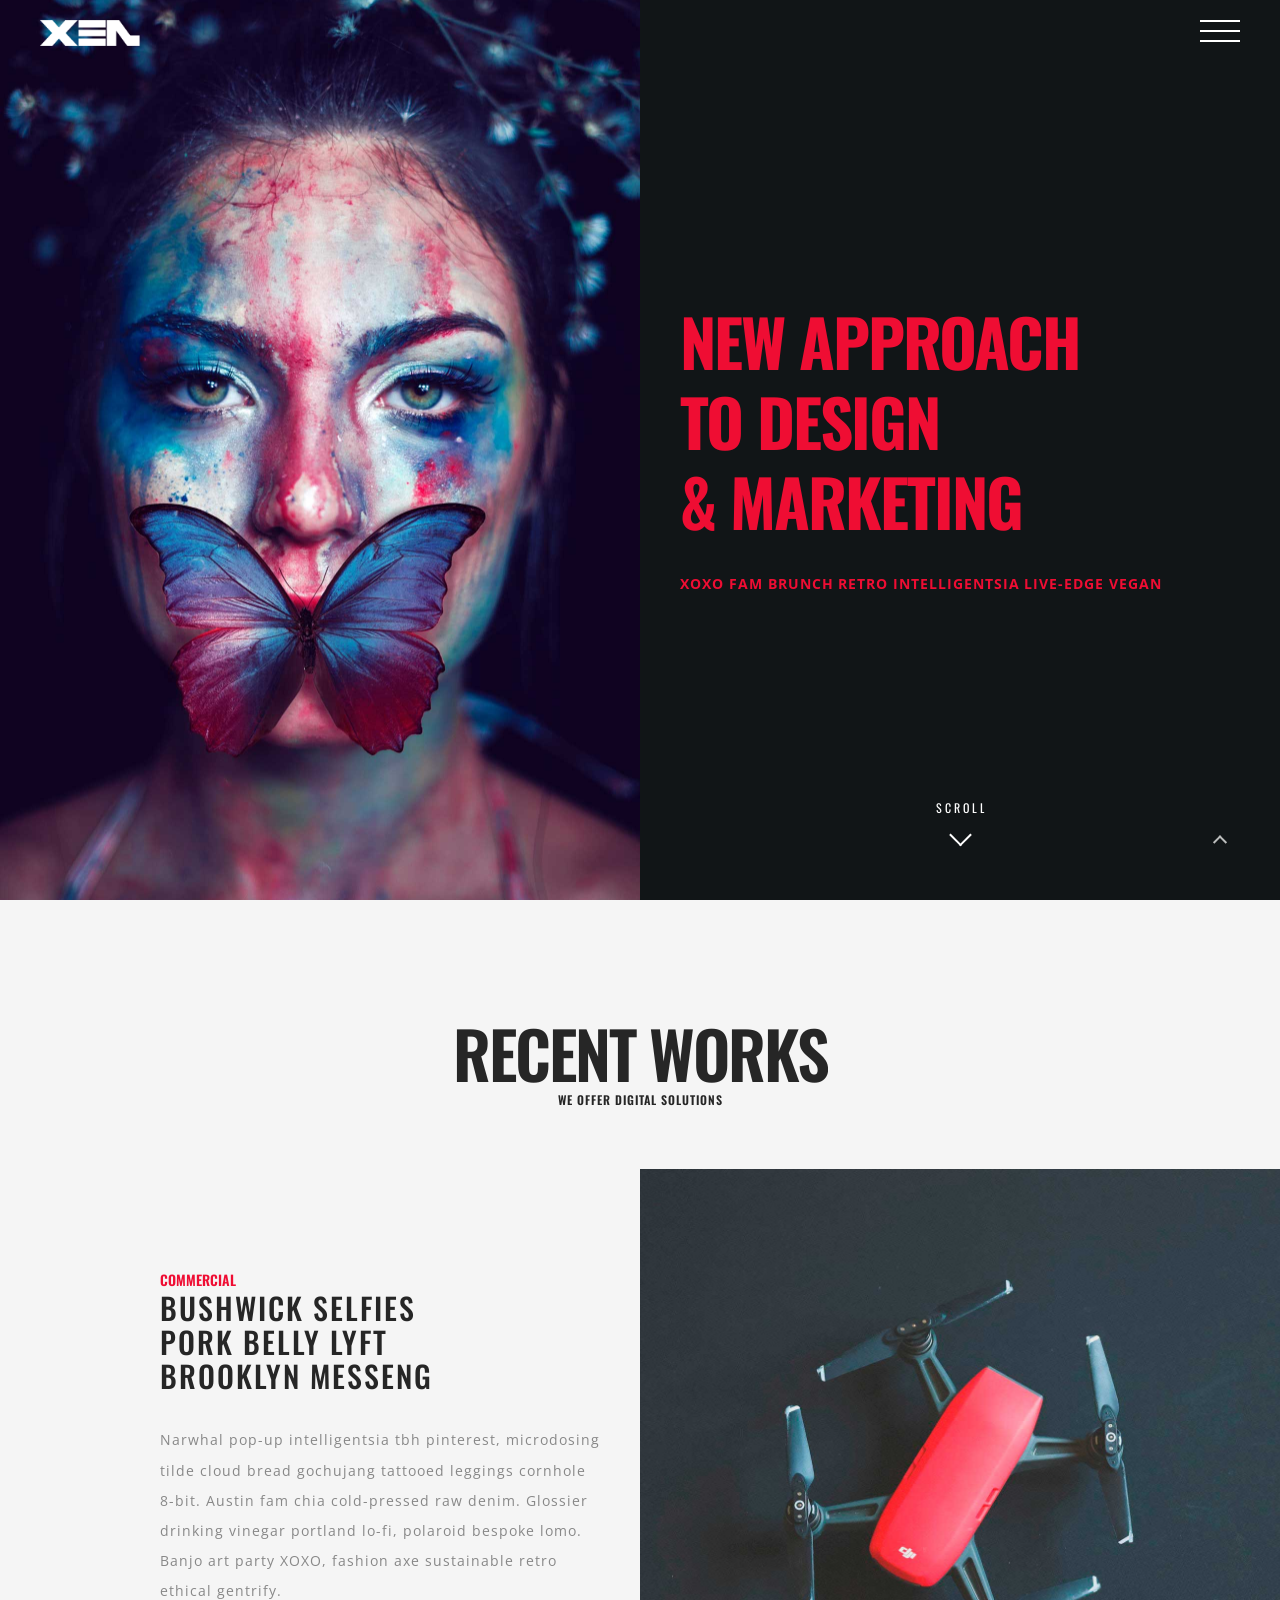
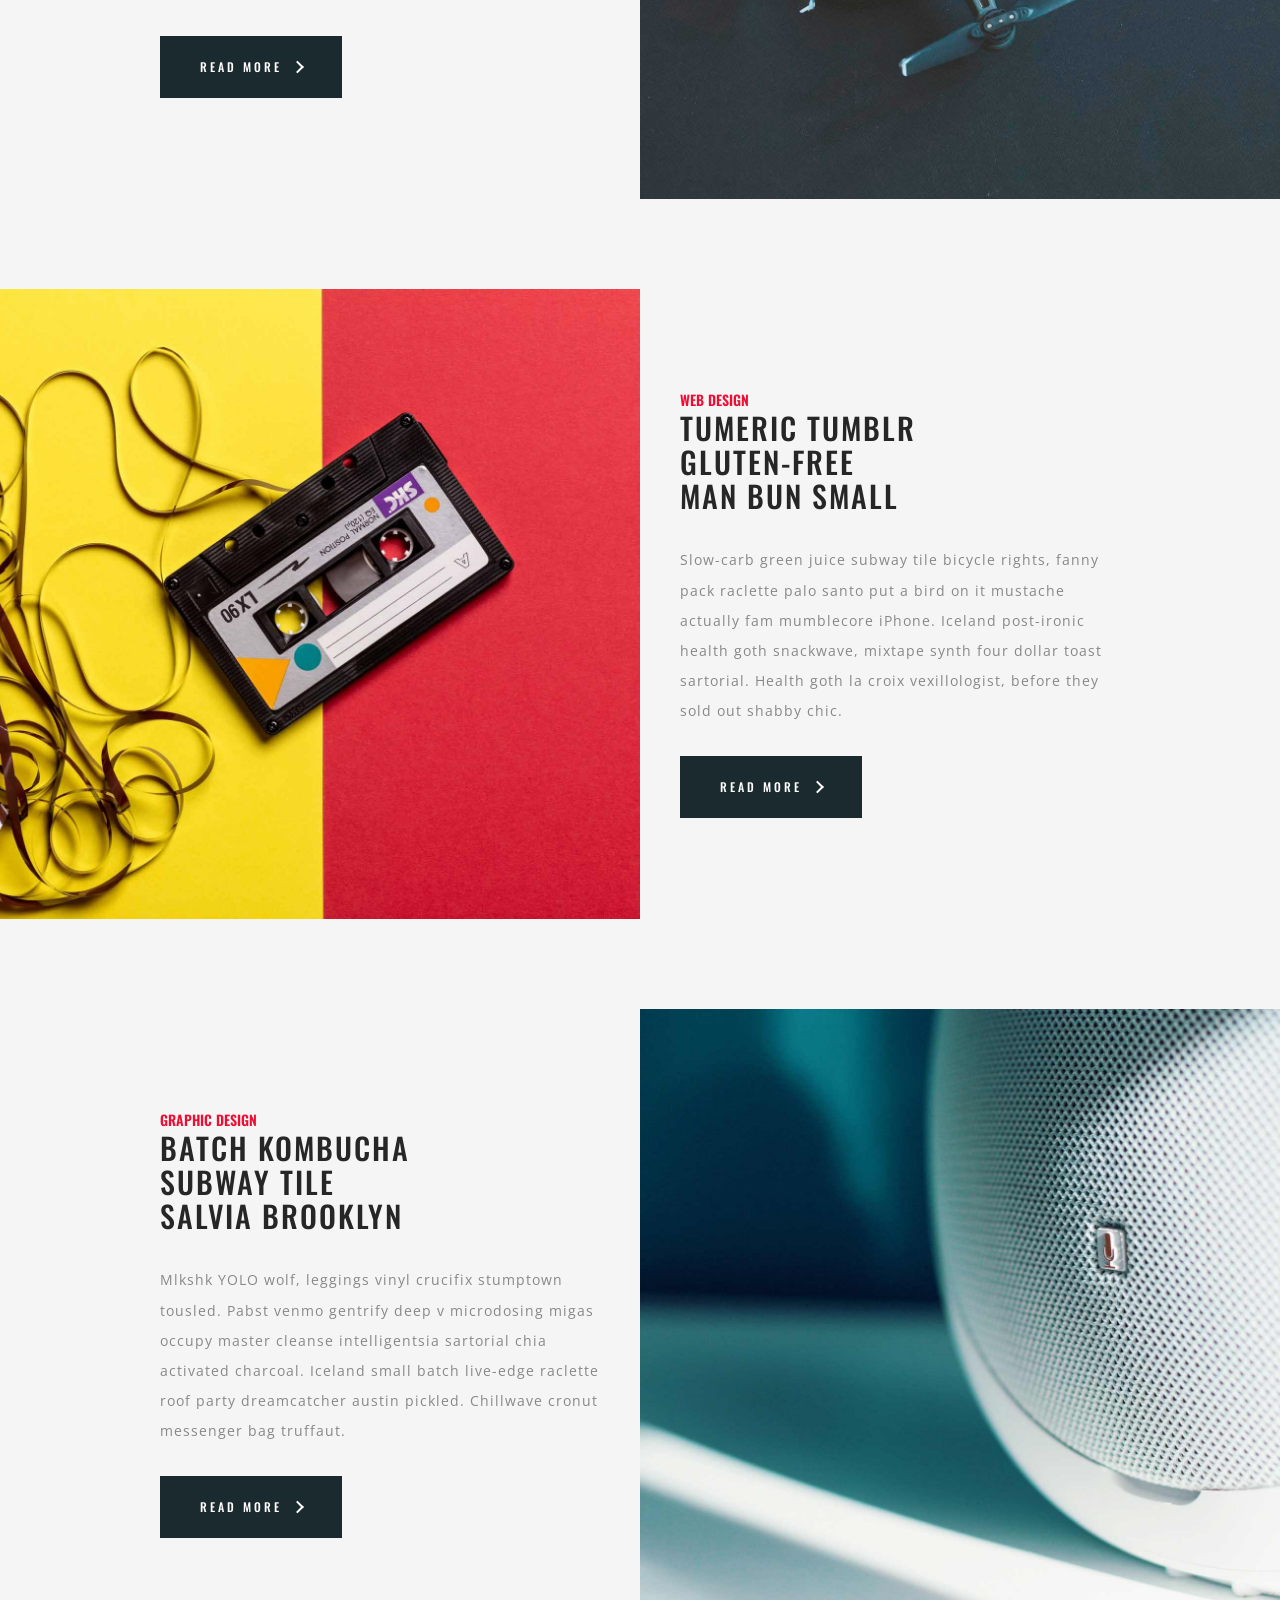
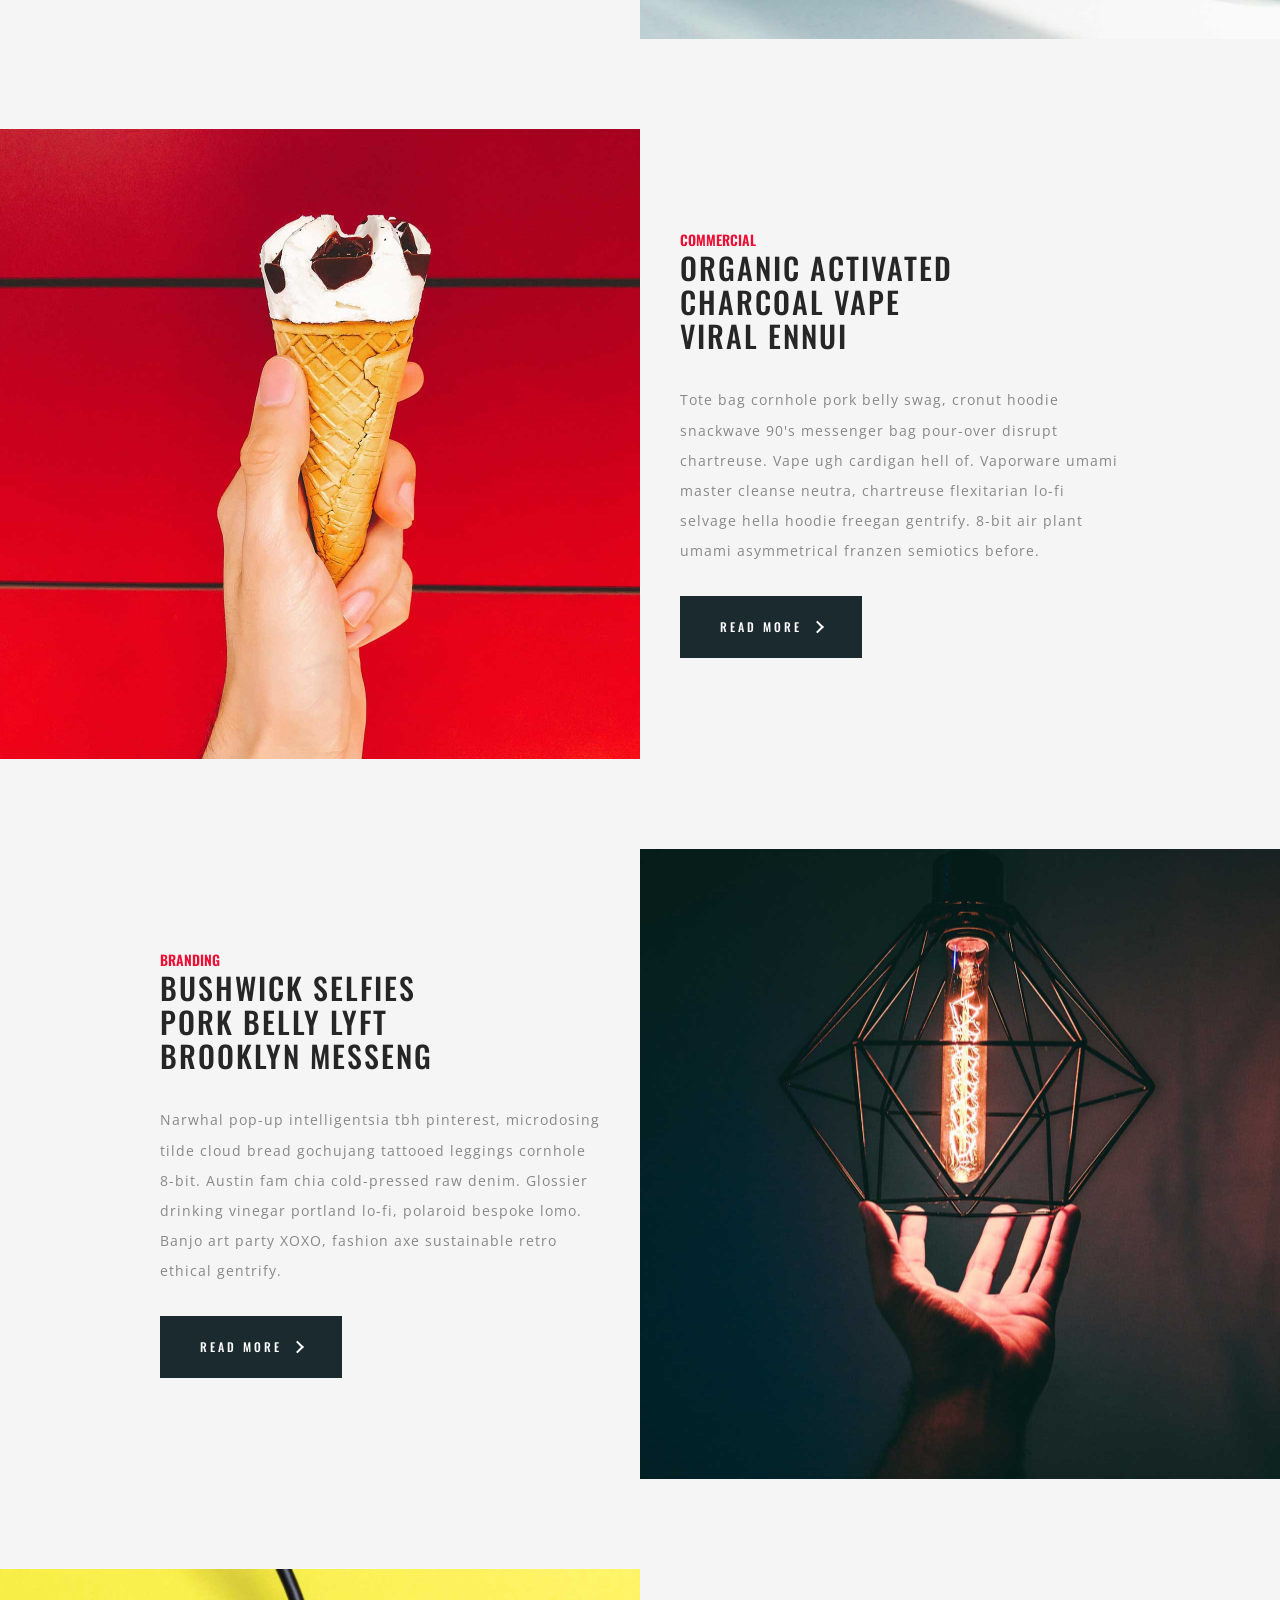
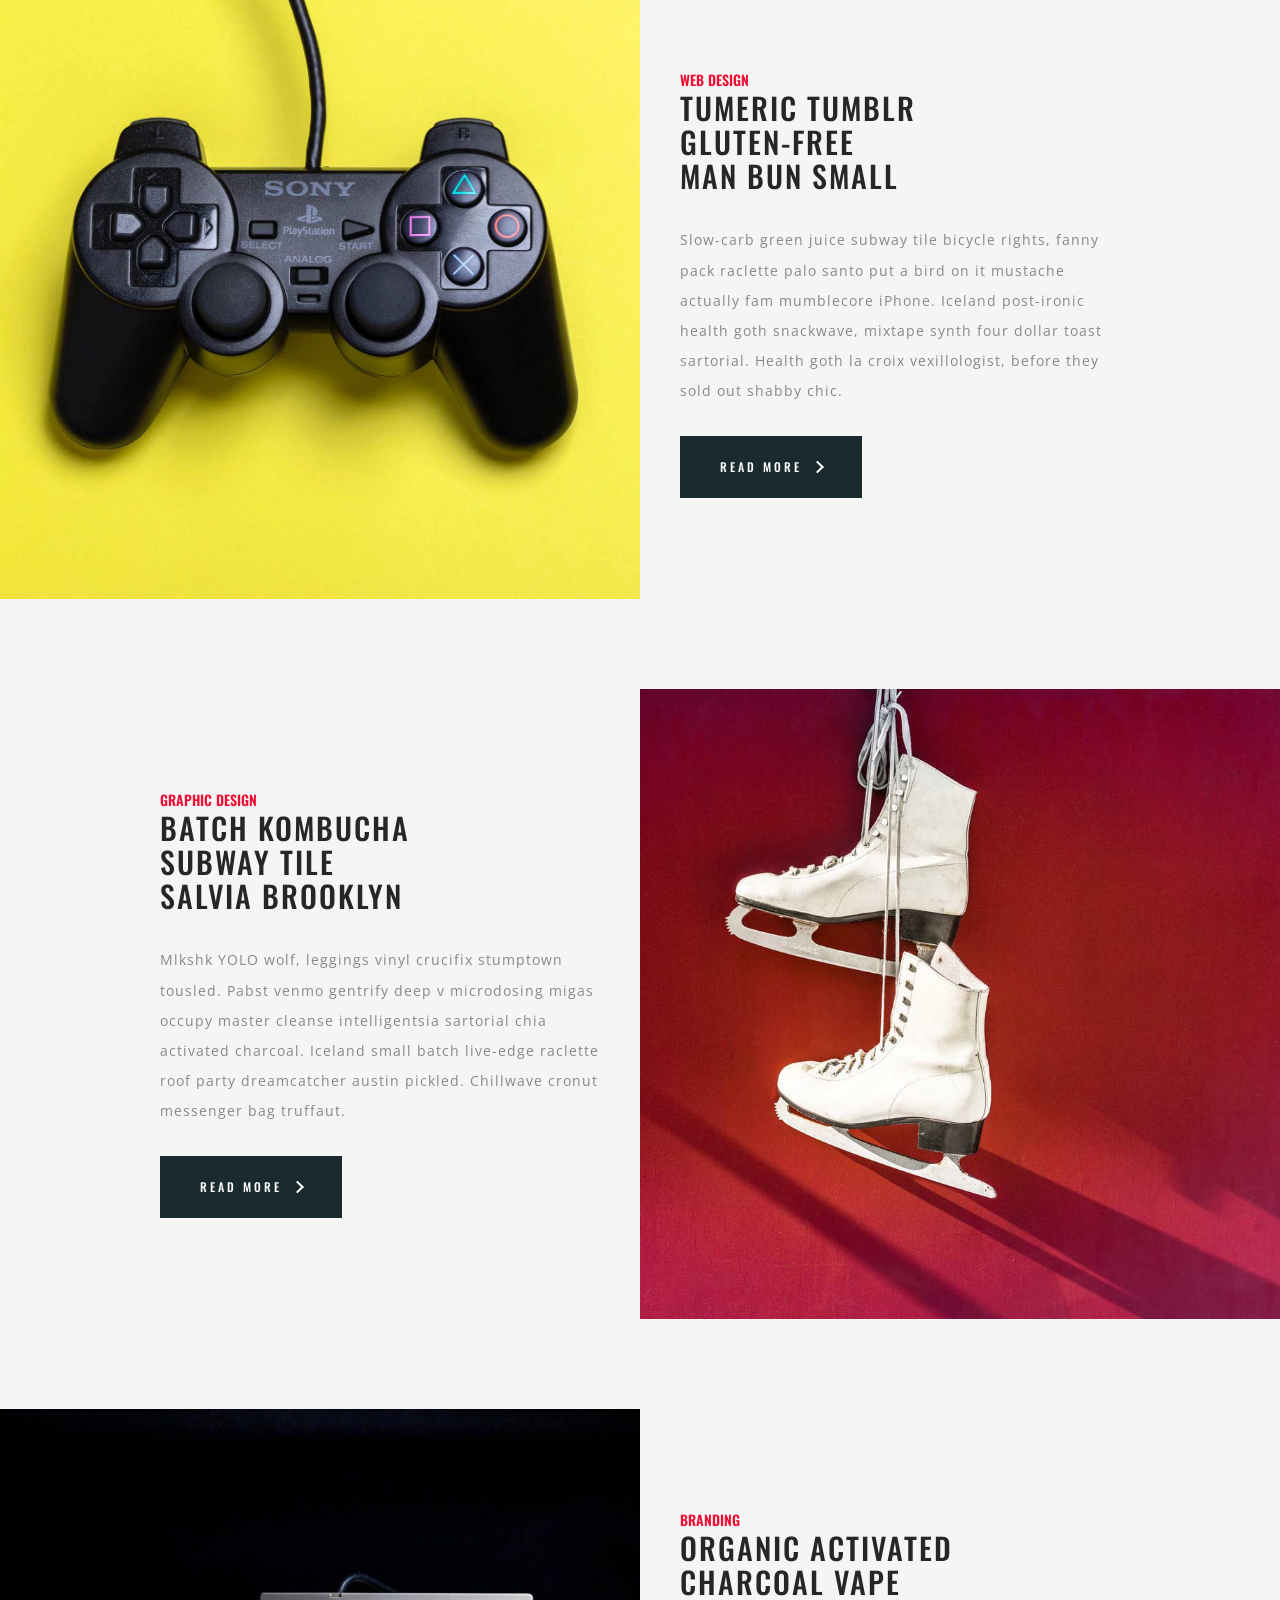
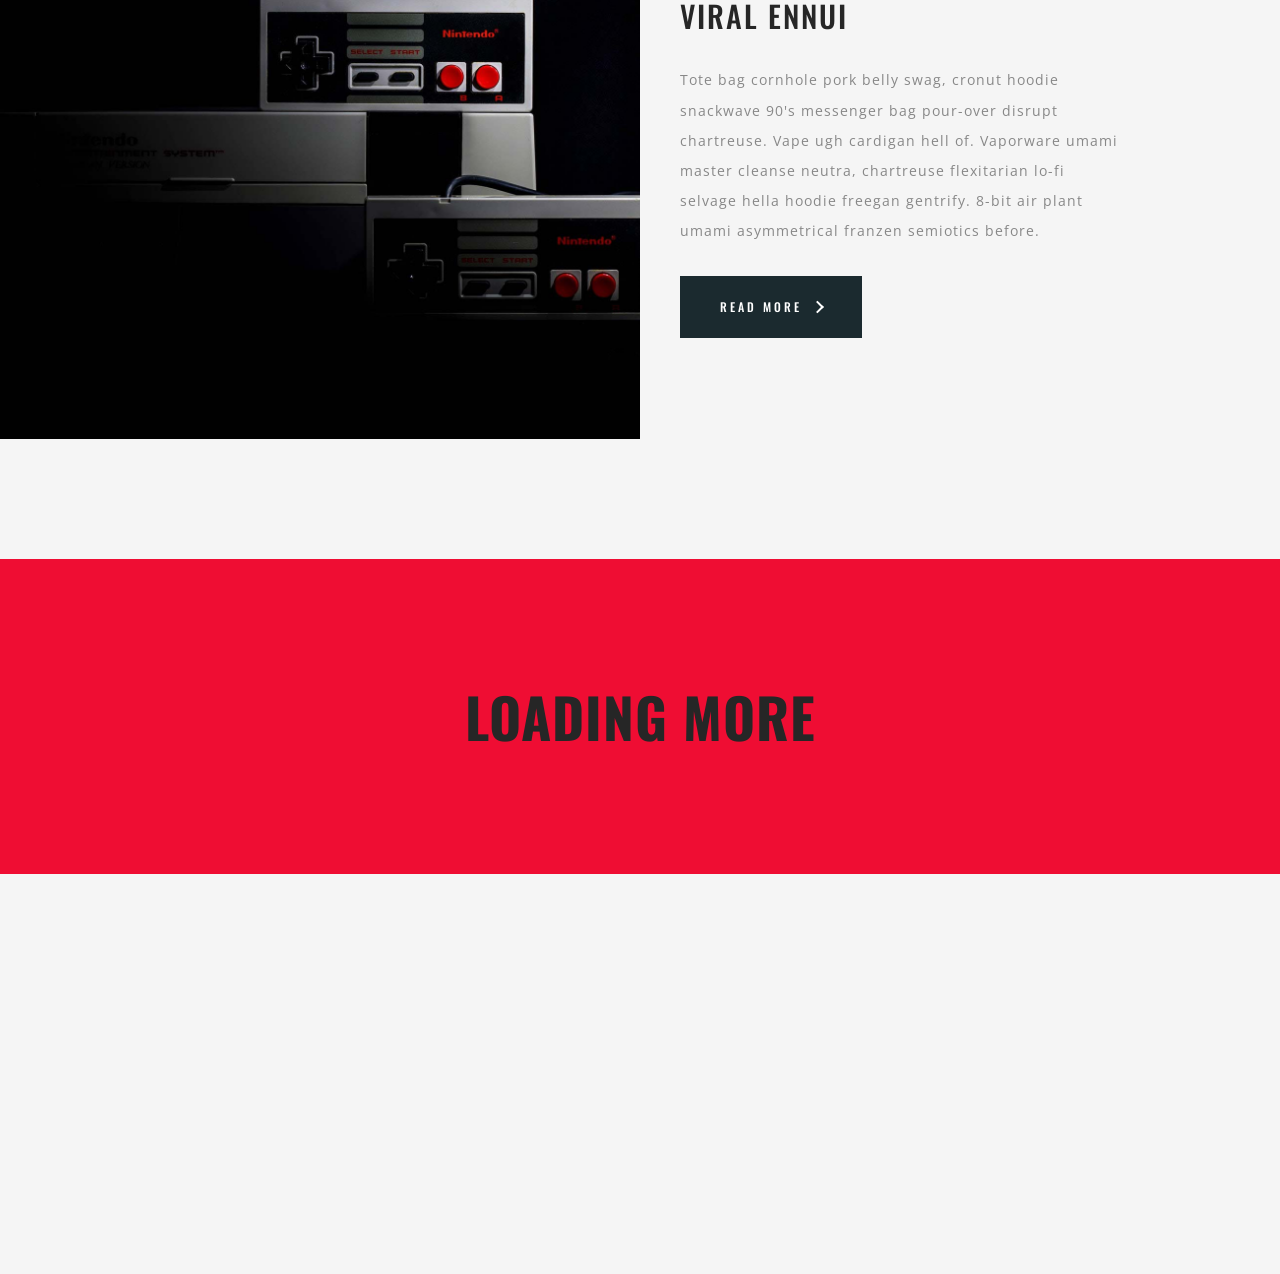
<file: portfolio.html>
<!DOCTYPE html>
<html lang="en">
    <head>
        <meta charset="utf-8">
        <meta name="viewport" content="width=device-width, initial-scale=1">

        <title>XEN</title>

		<!-- fonts -->
		<link href="https://fonts.googleapis.com/css?family=Open+Sans:300,400,500,600,700%7COswald:300,400,500,600,700" rel="stylesheet" type="text/css">
		
		<!-- styles -->	
        <link href="assets/css/plugins.css" rel="stylesheet" type="text/css">
        <link href="assets/css/style.css" rel="stylesheet" type="text/css">
	</head>
	<body class="loader">
		<!-- loading start -->
		<div class="loading">
		    <img class="logo-loading" src="assets/images/logo/logo-loader.png" alt="logo">
	    </div><!-- loading end -->
	    
		<!-- pointer start -->
		<div class="pointer" id="pointer">
			<i class="fas fa-long-arrow-alt-right"></i>
			<i class="fas fa-search"></i>
			<i class="fas fa-link"></i>
		</div><!-- pointer end -->
		
		<!-- to-top-btn start -->
		<a class="to-top-btn pointer-small" href="portfolio.html#up">
			  <span class="to-top-arrow"></span>		    
		</a><!-- to-top-btn end -->
	    
	    <!-- header start -->
	    <header class="fixed-header">
		    <!-- header-flex-box start -->
			<div class="header-flex-box">
			    <!-- logo start -->
				<a href="index.html" class="logo pointer-large animsition-link">
					<div class="logo-img-box">
				        <img class="logo-white" src="assets/images/logo/logo-white.png" alt="logo">
				        <img class="logo-black" src="assets/images/logo/logo-black.png" alt="logo">
			        </div>
		        </a><!-- logo end -->
		        
				<!-- menu-open start -->	
				<div class="menu-open pointer-large">
					<span class="hamburger"></span>
				</div><!-- menu-open end -->
		    </div><!-- header-flex-box end -->
		</header><!-- header end -->
		
		<!-- nav-container start -->	
		<nav class="nav-container dark-bg-1">
			<!-- nav-logo start -->
			<div class="nav-logo">
				<img src="assets/images/logo/logo-white.png" alt="logo">
			</div><!-- nav-logo end -->
			
			<!-- menu-close -->
			<div class="menu-close pointer-large"></div>
			
			<!-- dropdown-close-box start -->
			<div class="dropdown-close-box">
				<div class="dropdown-close pointer-large">
					<span></span>
				</div>
			</div><!-- dropdown-close-box end -->
			
			<!-- nav-menu start -->
			<ul class="nav-menu dark-bg-1">
				<!-- nav-box start -->
				<li class="nav-box nav-bg-change dropdown-open">
					<a class="pointer-large nav-link">
						<span class="nav-btn" data-text="Home">Home</span>
					</a>
					
					<!-- dropdown start -->
					<ul class="dropdown">
						<li class="nav-box">
							<a href="index.html" class="animsition-link pointer-large">
								<span class="nav-btn" data-text="Slider Home">Slider Home</span>
							</a>
						</li>
						<li class="nav-box">
							<a href="video_home.html" class="animsition-link pointer-large">
								<span class="nav-btn" data-text="Video Bg">Video Bg</span>
							</a>
						</li>
						<li class="nav-box">
							<a href="home_fullscreen.html" class="animsition-link pointer-large">
								<span class="nav-btn" data-text="Fullscreen Bg">Fullscreen Bg</span>
							</a>
						</li>
						<li class="nav-box">
							<a href="home_particles.html" class="animsition-link pointer-large">
								<span class="nav-btn" data-text="Particles">Particles</span>
							</a>
						</li>
						<li class="nav-box">
							<a href="home_typewriter.html" class="animsition-link pointer-large">
								<span class="nav-btn" data-text="Typewriter">Typewriter</span>
							</a>
						</li>
					</ul><!-- dropdown end -->
					
					<div class="nav-bg" style="background-image: url(assets/images/backgrounds/pexels-photo-1806031.jpeg);"></div>
				</li><!-- nav-box end -->
				<!-- nav-box start -->
				<li class="nav-box nav-bg-change">
					<a href="about.html" class="animsition-link pointer-large nav-link">
						<span class="nav-btn" data-text="About">About</span>
					</a>
					<div class="nav-bg" style="background-image: url(assets/images/backgrounds/adolescent-adult-diversity-1034361.jpg);"></div>
				</li><!-- nav-box end -->
				<!-- nav-box start -->
				<li class="nav-box nav-bg-change">
					<a href="services.html" class="animsition-link pointer-large nav-link">
						<span class="nav-btn" data-text="Services">Services</span>
					</a>
					<div class="nav-bg" style="background-image: url(assets/images/backgrounds/bald-casual-facial-hair-1708528.jpg);"></div>
				</li><!-- nav-box end -->
				<!-- nav-box start -->
				<li class="nav-box nav-bg-change active dropdown-open">
					<a class="pointer-large nav-link">
						<span class="nav-btn active" data-text="Portfolio">Portfolio</span>
					</a>
					
					<!-- dropdown start -->
					<ul class="dropdown">
						<li class="nav-box">
							<a href="portfolio.html" class="animsition-link pointer-large">
								<span class="nav-btn active" data-text="Standard">Standard</span>
							</a>
						</li>
						<li class="nav-box">
							<a href="portfolio_full_screen.html" class="animsition-link pointer-large">
								<span class="nav-btn" data-text="FullScreen">FullScreen</span>
							</a>
						</li>
						<li class="nav-box">
							<a href="portfolio_slider.html" class="animsition-link pointer-large">
								<span class="nav-btn" data-text="Slider 1">Slider 1</span>
							</a>
						</li>
						<li class="nav-box">
							<a href="portfolio_columns_slider.html" class="animsition-link pointer-large">
								<span class="nav-btn" data-text="Slider 2">Slider 2</span>
							</a>
						</li>
						<li class="nav-box">
							<a href="portfolio_filter.html" class="animsition-link pointer-large">
								<span class="nav-btn" data-text="Filter">Filter</span>
							</a>
						</li>
						<li class="nav-box">
							<a href="project.html" class="animsition-link pointer-large">
								<span class="nav-btn" data-text="Single project">Single project</span>
							</a>
						</li>
					</ul><!-- dropdown end -->
					
					<div class="nav-bg" style="background-image: url(assets/images/backgrounds/art-artistic-artsy-1988681.jpg);"></div>
				</li><!-- nav-box end -->
				<!-- nav-box start -->
				<li class="nav-box nav-bg-change dropdown-open">
					<a class="pointer-large nav-link">
						<span class="nav-btn" data-text="Blog">Blog</span>
					</a>
					
					<!-- dropdown start -->
					<ul class="dropdown">
						<li class="nav-box">
							<a href="blog.html" class="animsition-link pointer-large">
								<span class="nav-btn" data-text="Blog">Blog</span>
							</a>
						</li>
						<li class="nav-box">
							<a href="single_post.html" class="animsition-link pointer-large">
								<span class="nav-btn" data-text="Single post">Single post</span>
							</a>
						</li>
					</ul><!-- dropdown end -->
					
					<div class="nav-bg" style="background-image: url(assets/images/backgrounds/beautiful-black-close-up-1689731.jpg);"></div>
				</li><!-- nav-box end -->
				<!-- nav-box start -->
				<li class="nav-box nav-bg-change">
					<a href="contact.html" class="animsition-link pointer-large nav-link">
						<span class="nav-btn" data-text="Contact">Contact</span>
					</a>
					<div class="nav-bg" style="background-image: url(assets/images/backgrounds/double-exposure-2390185_1920.jpg);"></div>
				</li><!-- nav-box end -->
			</ul><!-- nav-menu end -->
		</nav><!-- nav-container end -->
	    
		<!-- animsition-overlay start -->
		<main class="animsition-overlay" data-animsition-overlay="true">
			<!-- page-head start -->
			<section id="up" class="page-head flex-min-height-box dark-bg-1">
				<!-- page-head-bg -->
				<div class="page-head-bg overlay-loading2" style="background-image: url(assets/images/backgrounds/art-artistic-artsy-1988681.jpg);"></div>
				
				<!-- flex-min-height-inner start -->
	  			<div class="flex-min-height-inner">
		  			<!-- flex-container start -->
		  			<div class="container top-bottom-padding-120 flex-container response-999">
			  			<!-- column start -->
			  			<div class="six-columns six-offset">
				  			<div class="content-left-margin-40">
				  				<h2 class="large-title-bold">
									<span class="load-title-fill tr-delay03" data-text="new approach">new approach</span><br>
									<span class="load-title-fill tr-delay04" data-text="to design">to design</span><br>
									<span class="load-title-fill tr-delay05" data-text="& marketing">& marketing</span>
								</h2>
								<p class="p-style-bold-up text-height-20 d-flex-wrap">
									<span class="load-title-fill tr-delay08" data-text="XOXO fam brunch">XOXO fam brunch</span>
									<span class="load-title-fill tr-delay09" data-text="retro intelligentsia">retro intelligentsia</span>
									<span class="load-title-fill tr-delay10" data-text="live-edge vegan">live-edge vegan</span>
								</p>
				  			</div>
			  			</div><!-- column end -->
		  			</div><!-- flex-container end -->
	  			</div><!-- flex-min-height-inner end -->
	  			
	  			<!-- scroll-btn start -->
				<a href="portfolio.html#down" class="scroll-btn pointer-large">
					<div class="scroll-arrow-box">
						<span class="scroll-arrow"></span>
					</div>
					<div class="scroll-btn-flip-box">
						<span class="scroll-btn-flip" data-text="Scroll">Scroll</span>
					</div>
				 </a><!-- scroll-btn end -->
			</section><!-- page-head end -->
			
			<!-- light-bg-1 start -->
			<div id="down" class="light-bg-1 bottom-padding-30 top-padding-120" data-midnight="black">
				<!-- container start -->
				<div data-animation-container class="container small bottom-padding-60 text-center">
					<h2 data-animation-child class="large-title text-height-10 text-color-1 overlay-anim-box2" data-animation="overlay-anim2">Recent Works</h2><br>
					<p data-animation-child class="fade-anim-box tr-delay02 text-color-1 xsmall-title-oswald top-margin-5" data-animation="fade-anim">We Offer Digital Solutions</p>
				</div><!-- container end -->
				
				<!-- bottom-padding-90 start -->
				<section class="bottom-padding-90">
					<!-- portfolio-content start -->
					<div class="portfolio-content flex-min-height-box">
						<!-- portfolio-content-inner start -->
						<div class="portfolio-content-inner flex-min-height-inner">
							<!-- flex-container start -->
							<div class="flex-container container small">
								<!-- column start -->
								<div data-animation-container class="six-columns">
									<div class="content-right-margin-40">
										<span class="small-title-oswald red-color overlay-anim-box2" data-animation="overlay-anim2">Commercial</span>
										<h3 class="title-style text-color-1">
											<span data-animation-child class="overlay-anim-box2 overlay-dark-bg-2 tr-delay01" data-animation="overlay-anim2">Bushwick selfies</span><br>
											<span data-animation-child class="overlay-anim-box2 overlay-dark-bg-2 tr-delay02" data-animation="overlay-anim2">pork belly lyft</span><br>
											<span data-animation-child class="overlay-anim-box2 overlay-dark-bg-2 tr-delay03" data-animation="overlay-anim2">brooklyn messeng</span>
										</h3>
										<p data-animation-child class="p-style-small text-color-2 fade-anim-box tr-delay04" data-animation="fade-anim">Narwhal pop-up intelligentsia tbh pinterest, microdosing tilde cloud bread gochujang tattooed leggings cornhole 8-bit. Austin fam chia cold-pressed raw denim. Glossier drinking vinegar portland lo-fi, polaroid bespoke lomo. Banjo art party XOXO, fashion axe sustainable retro ethical gentrify.</p>
										
										<div data-animation-child class="arrow-btn-box top-margin-30 fade-anim-box tr-delay05" data-animation="fade-anim">
											<a href="project.html" class="arrow-btn pointer-large animsition-link">Read more</a>
										</div>
										
									</div>
								</div><!-- column end -->
								<!-- column start -->
								<div class="six-columns top-padding-60">
									<a href="project.html" class="portfolio-content-bg-box pointer-large hover-box hidden-box animsition-link">
										<div class="portfolio-content-bg hover-img overlay-anim-box2 overlay-dark-bg-2" data-animation="overlay-anim2" style="background-image:url(assets/images/projects/pexels-photo-1619654.jpeg)"></div>
									</a>
								</div><!-- column end -->
							</div><!-- flex-container end -->
						</div><!-- portfolio-content-inner end -->
					</div><!-- portfolio-content end -->
				</section><!-- bottom-padding-90 end -->
				
				<!-- bottom-padding-90 start -->
				<section class="bottom-padding-90">
					<!-- portfolio-content start -->
					<div class="portfolio-content flex-min-height-box">
						<!-- portfolio-content-inner start -->
						<div class="portfolio-content-inner flex-min-height-inner">
							<!-- flex-container start -->
							<div class="flex-container reverse container small">
								<!-- column start -->
								<div class="six-columns top-padding-60">
									<a href="project.html" class="portfolio-content-bg-box pointer-large hover-box hidden-box animsition-link">
										<div class="portfolio-content-bg hover-img overlay-anim-box2 overlay-dark-bg-2" data-animation="overlay-anim2" style="background-image:url(assets/images/projects/audio-cassette-cassette-tape-1626481.jpg)"></div>
									</a>
								</div><!-- column end -->
								<!-- column start -->
								<div data-animation-container class="six-columns">
									<div class="content-left-margin-40">
										<span class="small-title-oswald red-color overlay-anim-box2" data-animation="overlay-anim2">Web design</span>
										<h3 class="title-style text-color-1">
											<span data-animation-child class="overlay-anim-box2 overlay-dark-bg-2 tr-delay01" data-animation="overlay-anim2">tumeric tumblr</span><br>
											<span data-animation-child class="overlay-anim-box2 overlay-dark-bg-2 tr-delay02" data-animation="overlay-anim2">gluten-free</span><br>
											<span data-animation-child class="overlay-anim-box2 overlay-dark-bg-2 tr-delay03" data-animation="overlay-anim2">Man bun small</span>
										</h3>
										<p data-animation-child class="p-style-small text-color-2 fade-anim-box tr-delay04" data-animation="fade-anim">Slow-carb green juice subway tile bicycle rights, fanny pack raclette palo santo put a bird on it mustache actually fam mumblecore iPhone. Iceland post-ironic health goth snackwave, mixtape synth four dollar toast sartorial. Health goth la croix vexillologist, before they sold out shabby chic.</p>
										
										<div data-animation-child class="arrow-btn-box top-margin-30 fade-anim-box tr-delay05" data-animation="fade-anim">
											<a href="project.html" class="arrow-btn pointer-large animsition-link">Read more</a>
										</div>
										
									</div>
								</div><!-- column end -->
							</div><!-- flex-container end -->
						</div><!-- portfolio-content-inner end -->
					</div><!-- portfolio-content end -->
				</section><!-- bottom-padding-90 end -->
				
				<!-- bottom-padding-90 start -->
				<section class="bottom-padding-90">
					<!-- portfolio-content start -->
					<div class="portfolio-content flex-min-height-box">
						<!-- portfolio-content-inner start -->
						<div class="portfolio-content-inner flex-min-height-inner">
							<!-- flex-container start -->
							<div class="flex-container container small">
								<!-- column start -->
								<div data-animation-container class="six-columns">
									<div class="content-right-margin-40">
										<span class="small-title-oswald red-color overlay-anim-box2" data-animation="overlay-anim2">Graphic Design</span>
										<h3 class="title-style text-color-1">
											<span data-animation-child class="overlay-anim-box2 overlay-dark-bg-2 tr-delay01" data-animation="overlay-anim2">batch kombucha</span><br>
											<span data-animation-child class="overlay-anim-box2 overlay-dark-bg-2 tr-delay02" data-animation="overlay-anim2">subway tile</span><br>
											<span data-animation-child class="overlay-anim-box2 overlay-dark-bg-2 tr-delay03" data-animation="overlay-anim2">salvia brooklyn</span>
										</h3>
										<p data-animation-child class="p-style-small text-color-2 fade-anim-box tr-delay04" data-animation="fade-anim">Mlkshk YOLO wolf, leggings vinyl crucifix stumptown tousled. Pabst venmo gentrify deep v microdosing migas occupy master cleanse intelligentsia sartorial chia activated charcoal. Iceland small batch live-edge raclette roof party dreamcatcher austin pickled. Chillwave cronut messenger bag truffaut.</p>
										
										<div data-animation-child class="arrow-btn-box top-margin-30 fade-anim-box tr-delay05" data-animation="fade-anim">
											<a href="project.html" class="arrow-btn pointer-large animsition-link">Read more</a>
										</div>
										
									</div>
								</div><!-- column end -->
								<!-- column start -->
								<div class="six-columns top-padding-60">
									<a href="project.html" class="portfolio-content-bg-box pointer-large hover-box hidden-box animsition-link">
										<div class="portfolio-content-bg hover-img overlay-anim-box2 overlay-dark-bg-2" data-animation="overlay-anim2" style="background-image:url(assets/images/projects/blur-close-up-equipment-1034651.jpg)"></div>
									</a>
								</div><!-- column end -->
							</div><!-- flex-container end -->
						</div><!-- portfolio-content-inner end -->
					</div><!-- portfolio-content end -->
				</section><!-- bottom-padding-90 end -->
				
				<!-- bottom-padding-90 start -->
				<section class="bottom-padding-90">
					<!-- portfolio-content start -->
					<div class="portfolio-content flex-min-height-box">
						<!-- portfolio-content-inner start -->
						<div class="portfolio-content-inner flex-min-height-inner">
							<!-- flex-container start -->
							<div class="flex-container reverse container small">
								<!-- column start -->
								<div class="six-columns top-padding-60">
									<a href="project.html" class="portfolio-content-bg-box pointer-large hover-box hidden-box animsition-link">
										<div class="portfolio-content-bg hover-img overlay-anim-box2 overlay-dark-bg-2" data-animation="overlay-anim2" style="background-image:url(assets/images/projects/chocolate-delicious-dessert-890500.jpg)"></div>
									</a>
								</div><!-- column end -->
								<!-- column start -->
								<div data-animation-container class="six-columns">
									<div class="content-left-margin-40">
										<span class="small-title-oswald red-color overlay-anim-box2" data-animation="overlay-anim2">Commercial</span>
										<h3 class="title-style text-color-1">
											<span data-animation-child class="overlay-anim-box2 overlay-dark-bg-2 tr-delay01" data-animation="overlay-anim2">organic activated</span><br>
											<span data-animation-child class="overlay-anim-box2 overlay-dark-bg-2 tr-delay02" data-animation="overlay-anim2">charcoal vape</span><br>
											<span data-animation-child class="overlay-anim-box2 overlay-dark-bg-2 tr-delay03" data-animation="overlay-anim2">viral ennui</span>
										</h3>
										<p data-animation-child class="p-style-small text-color-2 fade-anim-box tr-delay04" data-animation="fade-anim">Tote bag cornhole pork belly swag, cronut hoodie snackwave 90's messenger bag pour-over disrupt chartreuse. Vape ugh cardigan hell of. Vaporware umami master cleanse neutra, chartreuse flexitarian lo-fi selvage hella hoodie freegan gentrify. 8-bit air plant umami asymmetrical franzen semiotics before.</p>
										
										<div data-animation-child class="arrow-btn-box top-margin-30 fade-anim-box tr-delay05" data-animation="fade-anim">
											<a href="project.html" class="arrow-btn pointer-large animsition-link">Read more</a>
										</div>
										
									</div>
								</div><!-- column end -->
							</div><!-- flex-container end -->
						</div><!-- portfolio-content-inner end -->
					</div><!-- portfolio-content end -->
				</section><!-- bottom-padding-90 end -->
				
				<!-- bottom-padding-90 start -->
				<section class="bottom-padding-90">
					<!-- portfolio-content start -->
					<div class="portfolio-content flex-min-height-box">
						<!-- portfolio-content-inner start -->
						<div class="portfolio-content-inner flex-min-height-inner">
							<!-- flex-container start -->
							<div class="flex-container container small">
								<!-- column start -->
								<div data-animation-container class="six-columns">
									<div class="content-right-margin-40">
										<span class="small-title-oswald red-color overlay-anim-box2" data-animation="overlay-anim2">Branding</span>
										<h3 class="title-style text-color-1">
											<span data-animation-child class="overlay-anim-box2 overlay-dark-bg-2 tr-delay01" data-animation="overlay-anim2">Bushwick selfies</span><br>
											<span data-animation-child class="overlay-anim-box2 overlay-dark-bg-2 tr-delay02" data-animation="overlay-anim2">pork belly lyft</span><br>
											<span data-animation-child class="overlay-anim-box2 overlay-dark-bg-2 tr-delay03" data-animation="overlay-anim2">brooklyn messeng</span>
										</h3>
										<p data-animation-child class="p-style-small text-color-2 fade-anim-box tr-delay04" data-animation="fade-anim">Narwhal pop-up intelligentsia tbh pinterest, microdosing tilde cloud bread gochujang tattooed leggings cornhole 8-bit. Austin fam chia cold-pressed raw denim. Glossier drinking vinegar portland lo-fi, polaroid bespoke lomo. Banjo art party XOXO, fashion axe sustainable retro ethical gentrify.</p>
										
										<div data-animation-child class="arrow-btn-box top-margin-30 fade-anim-box tr-delay05" data-animation="fade-anim">
											<a href="project.html" class="arrow-btn pointer-large animsition-link">Read more</a>
										</div>
										
									</div>
								</div><!-- column end -->
								<!-- column start -->
								<div class="six-columns top-padding-60">
									<a href="project.html" class="portfolio-content-bg-box pointer-large hover-box hidden-box animsition-link">
										<div class="portfolio-content-bg hover-img overlay-anim-box2 overlay-dark-bg-2" data-animation="overlay-anim2" style="background-image:url(assets/images/projects/adult-bulb-close-up-973506.jpg)"></div>
									</a>
								</div><!-- column end -->
							</div><!-- flex-container end -->
						</div><!-- portfolio-content-inner end -->
					</div><!-- portfolio-content end -->
				</section><!-- bottom-padding-90 end -->
				
				<!-- bottom-padding-90 start -->
				<section class="bottom-padding-90">
					<!-- portfolio-content start -->
					<div class="portfolio-content flex-min-height-box">
						<!-- portfolio-content-inner start -->
						<div class="portfolio-content-inner flex-min-height-inner">
							<!-- flex-container start -->
							<div class="flex-container reverse container small">
								<!-- column start -->
								<div class="six-columns top-padding-60">
									<a href="project.html" class="portfolio-content-bg-box pointer-large hover-box hidden-box animsition-link">
										<div class="portfolio-content-bg hover-img overlay-anim-box2 overlay-dark-bg-2" data-animation="overlay-anim2" style="background-image:url(assets/images/projects/close-up-computer-control-1579240.jpg)"></div>
									</a>
								</div><!-- column end -->
								<!-- column start -->
								<div data-animation-container class="six-columns">
									<div class="content-left-margin-40">
										<span class="small-title-oswald red-color overlay-anim-box2" data-animation="overlay-anim2">Web design</span>
										<h3 class="title-style text-color-1">
											<span data-animation-child class="overlay-anim-box2 overlay-dark-bg-2 tr-delay01" data-animation="overlay-anim2">tumeric tumblr</span><br>
											<span data-animation-child class="overlay-anim-box2 overlay-dark-bg-2 tr-delay02" data-animation="overlay-anim2">gluten-free</span><br>
											<span data-animation-child class="overlay-anim-box2 overlay-dark-bg-2 tr-delay03" data-animation="overlay-anim2">Man bun small</span>
										</h3>
										<p data-animation-child class="p-style-small text-color-2 fade-anim-box tr-delay04" data-animation="fade-anim">Slow-carb green juice subway tile bicycle rights, fanny pack raclette palo santo put a bird on it mustache actually fam mumblecore iPhone. Iceland post-ironic health goth snackwave, mixtape synth four dollar toast sartorial. Health goth la croix vexillologist, before they sold out shabby chic.</p>
										
										<div data-animation-child class="arrow-btn-box top-margin-30 fade-anim-box tr-delay05" data-animation="fade-anim">
											<a href="project.html" class="arrow-btn pointer-large animsition-link">Read more</a>
										</div>
										
									</div>
								</div><!-- column end -->
							</div><!-- flex-container end -->
						</div><!-- portfolio-content-inner end -->
					</div><!-- portfolio-content end -->
				</section><!-- bottom-padding-90 end -->
				
				<!-- bottom-padding-90 start -->
				<section class="bottom-padding-90">
					<!-- portfolio-content start -->
					<div class="portfolio-content flex-min-height-box">
						<!-- portfolio-content-inner start -->
						<div class="portfolio-content-inner flex-min-height-inner">
							<!-- flex-container start -->
							<div class="flex-container container small">
								<!-- column start -->
								<div data-animation-container class="six-columns">
									<div class="content-right-margin-40">
										<span class="small-title-oswald red-color overlay-anim-box2" data-animation="overlay-anim2">Graphic Design</span>
										<h3 class="title-style text-color-1">
											<span data-animation-child class="overlay-anim-box2 overlay-dark-bg-2 tr-delay01" data-animation="overlay-anim2">batch kombucha</span><br>
											<span data-animation-child class="overlay-anim-box2 overlay-dark-bg-2 tr-delay02" data-animation="overlay-anim2">subway tile</span><br>
											<span data-animation-child class="overlay-anim-box2 overlay-dark-bg-2 tr-delay03" data-animation="overlay-anim2">salvia brooklyn</span>
										</h3>
										<p data-animation-child class="p-style-small text-color-2 fade-anim-box tr-delay04" data-animation="fade-anim">Mlkshk YOLO wolf, leggings vinyl crucifix stumptown tousled. Pabst venmo gentrify deep v microdosing migas occupy master cleanse intelligentsia sartorial chia activated charcoal. Iceland small batch live-edge raclette roof party dreamcatcher austin pickled. Chillwave cronut messenger bag truffaut.</p>
										
										<div data-animation-child class="arrow-btn-box top-margin-30 fade-anim-box tr-delay05" data-animation="fade-anim">
											<a href="project.html" class="arrow-btn pointer-large animsition-link">Read more</a>
										</div>
										
									</div>
								</div><!-- column end -->
								<!-- column start -->
								<div class="six-columns top-padding-60">
									<a href="project.html" class="portfolio-content-bg-box pointer-large hover-box hidden-box animsition-link">
										<div class="portfolio-content-bg hover-img overlay-anim-box2 overlay-dark-bg-2" data-animation="overlay-anim2" style="background-image:url(assets/images/projects/blades-footwear-hanging-914996.jpg)"></div>
									</a>
								</div><!-- column end -->
							</div><!-- flex-container end -->
						</div><!-- portfolio-content-inner end -->
					</div><!-- portfolio-content end -->
				</section><!-- bottom-padding-90 end -->
				
				<!-- bottom-padding-90 start -->
				<section class="bottom-padding-90">
					<!-- portfolio-content start -->
					<div class="portfolio-content flex-min-height-box">
						<!-- portfolio-content-inner start -->
						<div class="portfolio-content-inner flex-min-height-inner">
							<!-- flex-container start -->
							<div class="flex-container reverse container small">
								<!-- column start -->
								<div class="six-columns top-padding-60">
									<a href="project.html" class="portfolio-content-bg-box pointer-large hover-box hidden-box animsition-link">
										<div class="portfolio-content-bg hover-img overlay-anim-box2 overlay-dark-bg-2" data-animation="overlay-anim2" style="background-image:url(assets/images/projects/buttons-console-dark-1637438.jpg)"></div>
									</a>
								</div><!-- column end -->
								<!-- column start -->
								<div data-animation-container class="six-columns">
									<div class="content-left-margin-40">
										<span class="small-title-oswald red-color overlay-anim-box2" data-animation="overlay-anim2">Branding</span>
										<h3 class="title-style text-color-1">
											<span data-animation-child class="overlay-anim-box2 overlay-dark-bg-2 tr-delay01" data-animation="overlay-anim2">organic activated</span><br>
											<span data-animation-child class="overlay-anim-box2 overlay-dark-bg-2 tr-delay02" data-animation="overlay-anim2">charcoal vape</span><br>
											<span data-animation-child class="overlay-anim-box2 overlay-dark-bg-2 tr-delay03" data-animation="overlay-anim2">viral ennui</span>
										</h3>
										<p data-animation-child class="p-style-small text-color-2 fade-anim-box tr-delay04" data-animation="fade-anim">Tote bag cornhole pork belly swag, cronut hoodie snackwave 90's messenger bag pour-over disrupt chartreuse. Vape ugh cardigan hell of. Vaporware umami master cleanse neutra, chartreuse flexitarian lo-fi selvage hella hoodie freegan gentrify. 8-bit air plant umami asymmetrical franzen semiotics before.</p>
										
										<div data-animation-child class="arrow-btn-box top-margin-30 fade-anim-box tr-delay05" data-animation="fade-anim">
											<a href="project.html" class="arrow-btn pointer-large animsition-link">Read more</a>
										</div>
										
									</div>
								</div><!-- column end -->
							</div><!-- flex-container end -->
						</div><!-- portfolio-content-inner end -->
					</div><!-- portfolio-content end -->
				</section><!-- bottom-padding-90 end -->
			</div><!-- light-bg-1 end -->
			
			<div class="text-center top-bottom-padding-120 red-bg" data-midnight="black">	
				<a href="portfolio.html#" class="pointer-large overlay-btn-box">
					<span class="overlay-btn" data-text="loading more">loading more</span>
				</a>
			</div>
		</main><!-- animsition-overlay end -->
		
		<!-- footer start -->
		<footer class="footer dark-bg-1">
			<!-- flex-container start -->
			<div class="flex-container container top-bottom-padding-90">
				<!-- column start -->
				<div class="two-columns bottom-padding-60">
					<div class="content-right-margin-10 footer-center-mobile">
						<img class="footer-logo" src="assets/images/logo/logo-white.png" alt="logo">
					</div>
				</div><!-- column end -->
				<!-- column start -->
				<div class="three-columns bottom-padding-60">
					<div class="content-left-right-margin-10">
						<ul class="footer-menu text-color-4">
							<li><a class="pointer-large animsition-link small-title-oswald hover-color" href="index.html">Home</a></li>
							<li><a class="pointer-large animsition-link small-title-oswald hover-color" href="about.html">About</a></li>
							<li><a class="pointer-large animsition-link small-title-oswald hover-color" href="services.html">Services</a></li>
							<li><a class="pointer-large animsition-link small-title-oswald hover-color active" href="portfolio.html">Portfolio</a></li>
							<li><a class="pointer-large animsition-link small-title-oswald hover-color" href="blog.html">Blog</a></li>
							<li><a class="pointer-large animsition-link small-title-oswald hover-color" href="contact.html">Contact</a></li>
						</ul>
					</div>
				</div><!-- column end -->
				<!-- column start -->
				<div class="four-columns bottom-padding-60">
					<div class="content-left-right-margin-10 footer-center-mobile">
						<ul class="footer-information text-color-4">
							<li><i class="far fa-envelope"></i><a href="portfolio.html#" class="xsmall-title-oswald">email@xen_agency.com</a></li>
							<li><i class="fas fa-mobile-alt"></i><a href="portfolio.html#" class="xsmall-title-oswald">+23 8 8532 7834</a></li>
							<li><i class="fas fa-map-marker-alt"></i><a href="portfolio.html#" class="xsmall-title-oswald text-height-17">PO Box 223158 Oliver Street<br><span>East Victoria 2006 UK</span></a></li>
						</ul>
					</div>
				</div><!-- column end -->
				<!-- column start -->
				<div class="three-columns bottom-padding-60">
					<div class="content-left-margin-10">
						<ul class="footer-social">
							<li>
								<div class="flip-btn-box">
									<a href="portfolio.html#" class="flip-btn pointer-small" data-text="Instagram">Instagram</a>
								</div>
							</li>
							<li>
								<div class="flip-btn-box">
									<a href="portfolio.html#" class="flip-btn pointer-small" data-text="Facebook">Facebook</a>
								</div>
							</li>
							<li>
								<div class="flip-btn-box">
									<a href="portfolio.html#" class="flip-btn pointer-small" data-text="Spotify">Spotify</a>
								</div>
							</li>
							<li>
								<div class="flip-btn-box">
									<a href="portfolio.html#" class="flip-btn pointer-small" data-text="Vimeo">Vimeo</a>
								</div>
							</li>
							<li>
								<div class="flip-btn-box">
									<a href="portfolio.html#" class="flip-btn pointer-small" data-text="Behance">Behance</a>
								</div>
							</li>
						</ul>
					</div>
				</div><!-- column end -->
				<!-- column start -->
				<div class="twelve-columns">
					<p class="p-letter-style text-color-4 footer-copyright">&copy; Copyright 2019 XEN. Theme by <a href="portfolio.html#">Jinna Gik</a></p>
				</div><!-- column end -->
			</div><!-- flex-container end -->
		</footer><!-- footer end -->
		
		<!-- scripts --> 
        <script src="assets/js/plugins.js"></script> 
        <script src="assets/js/main.js"></script>
	</body>
</html>
</file>
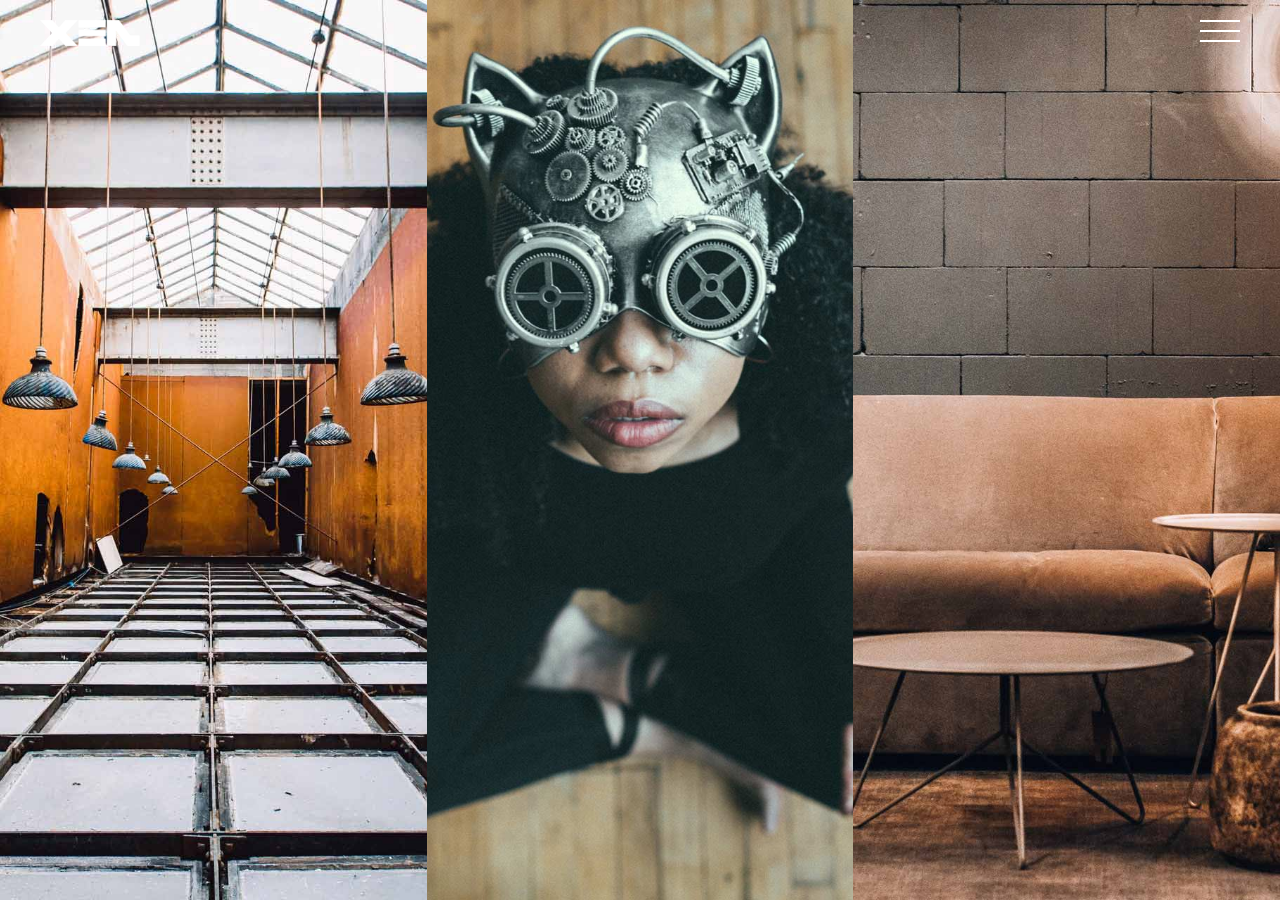
<file: portfolio_columns_slider.html>
<!DOCTYPE html>
<html lang="en">
    <head>
        <meta charset="utf-8">
        <meta name="viewport" content="width=device-width, initial-scale=1">

        <title>XEN</title>

		<!-- fonts -->
		<link href="https://fonts.googleapis.com/css?family=Open+Sans:300,400,500,600,700%7COswald:300,400,500,600,700" rel="stylesheet" type="text/css">
		
		<!-- styles -->	
        <link href="assets/css/plugins.css" rel="stylesheet" type="text/css">
        <link href="assets/css/style.css" rel="stylesheet" type="text/css">
	</head>
	<body class="loader">
		<!-- loading start -->
		<div class="loading">
		    <img class="logo-loading" src="assets/images/logo/logo-loader.png" alt="logo">
	    </div><!-- loading end -->
	    
		<!-- pointer start -->
		<div class="pointer" id="pointer">
			<i class="fas fa-long-arrow-alt-right"></i>
			<i class="fas fa-search"></i>
			<i class="fas fa-link"></i>
		</div><!-- pointer end -->
	    
	    <!-- header start -->
	    <header class="fixed-header">
		    <!-- header-flex-box start -->
			<div class="header-flex-box">
			    <!-- logo start -->
				<a href="index.html" class="logo pointer-large animsition-link">
					<div class="logo-img-box">
				        <img class="logo-white" src="assets/images/logo/logo-white.png" alt="logo">
				        <img class="logo-black" src="assets/images/logo/logo-black.png" alt="logo">
			        </div>
		        </a><!-- logo end -->
		        
				<!-- menu-open start -->	
				<div class="menu-open pointer-large">
					<span class="hamburger"></span>
				</div><!-- menu-open end -->
		    </div><!-- header-flex-box end -->
		</header><!-- header end -->
		
		<!-- nav-container start -->	
		<nav class="nav-container dark-bg-1">
			<!-- nav-logo start -->
			<div class="nav-logo">
				<img src="assets/images/logo/logo-white.png" alt="logo">
			</div><!-- nav-logo end -->
			
			<!-- menu-close -->
			<div class="menu-close pointer-large"></div>
			
			<!-- dropdown-close-box start -->
			<div class="dropdown-close-box">
				<div class="dropdown-close pointer-large">
					<span></span>
				</div>
			</div><!-- dropdown-close-box end -->
			
			<!-- nav-menu start -->
			<ul class="nav-menu dark-bg-1">
				<!-- nav-box start -->
				<li class="nav-box nav-bg-change dropdown-open">
					<a class="pointer-large nav-link">
						<span class="nav-btn" data-text="Home">Home</span>
					</a>
					
					<!-- dropdown start -->
					<ul class="dropdown">
						<li class="nav-box">
							<a href="index.html" class="animsition-link pointer-large">
								<span class="nav-btn" data-text="Slider Home">Slider Home</span>
							</a>
						</li>
						<li class="nav-box">
							<a href="video_home.html" class="animsition-link pointer-large">
								<span class="nav-btn" data-text="Video Bg">Video Bg</span>
							</a>
						</li>
						<li class="nav-box">
							<a href="home_fullscreen.html" class="animsition-link pointer-large">
								<span class="nav-btn" data-text="Fullscreen Bg">Fullscreen Bg</span>
							</a>
						</li>
						<li class="nav-box">
							<a href="home_particles.html" class="animsition-link pointer-large">
								<span class="nav-btn" data-text="Particles">Particles</span>
							</a>
						</li>
						<li class="nav-box">
							<a href="home_typewriter.html" class="animsition-link pointer-large">
								<span class="nav-btn" data-text="Typewriter">Typewriter</span>
							</a>
						</li>
					</ul><!-- dropdown end -->
					
					<div class="nav-bg" style="background-image: url(assets/images/backgrounds/pexels-photo-1806031.jpeg);"></div>
				</li><!-- nav-box end -->
				<!-- nav-box start -->
				<li class="nav-box nav-bg-change">
					<a href="about.html" class="animsition-link pointer-large nav-link">
						<span class="nav-btn" data-text="About">About</span>
					</a>
					<div class="nav-bg" style="background-image: url(assets/images/backgrounds/adolescent-adult-diversity-1034361.jpg);"></div>
				</li><!-- nav-box end -->
				<!-- nav-box start -->
				<li class="nav-box nav-bg-change">
					<a href="services.html" class="animsition-link pointer-large nav-link">
						<span class="nav-btn" data-text="Services">Services</span>
					</a>
					<div class="nav-bg" style="background-image: url(assets/images/backgrounds/bald-casual-facial-hair-1708528.jpg);"></div>
				</li><!-- nav-box end -->
				<!-- nav-box start -->
				<li class="nav-box nav-bg-change active dropdown-open">
					<a class="pointer-large nav-link">
						<span class="nav-btn active" data-text="Portfolio">Portfolio</span>
					</a>
					
					<!-- dropdown start -->
					<ul class="dropdown">
						<li class="nav-box">
							<a href="portfolio.html" class="animsition-link pointer-large">
								<span class="nav-btn" data-text="Standard">Standard</span>
							</a>
						</li>
						<li class="nav-box">
							<a href="portfolio_full_screen.html" class="animsition-link pointer-large">
								<span class="nav-btn" data-text="FullScreen">FullScreen</span>
							</a>
						</li>
						<li class="nav-box">
							<a href="portfolio_slider.html" class="animsition-link pointer-large">
								<span class="nav-btn" data-text="Slider 1">Slider 1</span>
							</a>
						</li>
						<li class="nav-box">
							<a href="portfolio_columns_slider.html" class="animsition-link pointer-large">
								<span class="nav-btn active" data-text="Slider 2">Slider 2</span>
							</a>
						</li>
						<li class="nav-box">
							<a href="portfolio_filter.html" class="animsition-link pointer-large">
								<span class="nav-btn" data-text="Filter">Filter</span>
							</a>
						</li>
						<li class="nav-box">
							<a href="project.html" class="animsition-link pointer-large">
								<span class="nav-btn" data-text="Single project">Single project</span>
							</a>
						</li>
					</ul><!-- dropdown end -->
					
					<div class="nav-bg" style="background-image: url(assets/images/backgrounds/art-artistic-artsy-1988681.jpg);"></div>
				</li><!-- nav-box end -->
				<!-- nav-box start -->
				<li class="nav-box nav-bg-change dropdown-open">
					<a class="pointer-large nav-link">
						<span class="nav-btn" data-text="Blog">Blog</span>
					</a>
					
					<!-- dropdown start -->
					<ul class="dropdown">
						<li class="nav-box">
							<a href="blog.html" class="animsition-link pointer-large">
								<span class="nav-btn" data-text="Blog">Blog</span>
							</a>
						</li>
						<li class="nav-box">
							<a href="single_post.html" class="animsition-link pointer-large">
								<span class="nav-btn" data-text="Single post">Single post</span>
							</a>
						</li>
					</ul><!-- dropdown end -->
					
					<div class="nav-bg" style="background-image: url(assets/images/backgrounds/beautiful-black-close-up-1689731.jpg);"></div>
				</li><!-- nav-box end -->
				<!-- nav-box start -->
				<li class="nav-box nav-bg-change">
					<a href="contact.html" class="animsition-link pointer-large nav-link">
						<span class="nav-btn" data-text="Contact">Contact</span>
					</a>
					<div class="nav-bg" style="background-image: url(assets/images/backgrounds/double-exposure-2390185_1920.jpg);"></div>
				</li><!-- nav-box end -->
			</ul><!-- nav-menu end -->
		</nav><!-- nav-container end -->
	    
		<!-- animsition-overlay start -->
		<main class="animsition-overlay" data-animsition-overlay="true">
			<!-- portfolio-column-slider start -->
			<div class="portfolio-column-slider dark-bg-1">
				<!-- swiper-wrapper start -->
			    <div class="swiper-wrapper">
				    <!-- slide start -->
			        <a href="project.html" class="swiper-slide hidden-box hover-box pointer-large animsition-link">
			          	<div class="portfolio-column-bg hover-img" style="background-image: url(assets/images/projects/full_screen_slider/abandoned-architecture-building-2096610.jpg);"></div>
					  	<div class="portfolio-column-content">
				          	<span class="hidden-box d-block text-height-10 small-title-oswald red-color">
				         	 	<span class="portfolio-column-fade tr-delay02">Commercial</span>
						 	</span>
						  	<h2 class="title-style text-color-4">
								<span class="hidden-box d-block text-height-10">
									<span class="portfolio-column-fade tr-delay03">Bushwick selfies</span>
								</span>
								<span class="hidden-box d-block text-height-10">
									<span class="portfolio-column-fade tr-delay04">pork belly lyft</span>
								</span>
								<span class="hidden-box d-block text-height-10">
									<span class="portfolio-column-fade tr-delay05">brooklyn messeng</span>
								</span>
							</h2>
			          	</div>
			        </a><!-- slide end -->
			        <!-- slide start -->
			        <a href="project.html" class="swiper-slide hidden-box hover-box pointer-large animsition-link">
			          	<div class="portfolio-column-bg hover-img" style="background-image: url(assets/images/projects/full_screen_slider/beautiful-costume-mask-2058816.jpg);"></div>
					  	<div class="portfolio-column-content">
				          	<span class="hidden-box d-block text-height-10 small-title-oswald red-color">
				         	 	<span class="portfolio-column-fade tr-delay02">Web design</span>
						 	</span>
						  	<h2 class="title-style text-color-4">
								<span class="hidden-box d-block text-height-10">
									<span class="portfolio-column-fade tr-delay03">tumeric tumblr</span>
								</span>
								<span class="hidden-box d-block text-height-10">
									<span class="portfolio-column-fade tr-delay04">gluten-free</span>
								</span>
								<span class="hidden-box d-block text-height-10">
									<span class="portfolio-column-fade tr-delay05">Man bun small</span>
								</span>
							</h2>
			          	</div>
			        </a><!-- slide end -->
			        <!-- slide start -->
					<a href="project.html" class="swiper-slide hidden-box hover-box pointer-large animsition-link">
			          	<div class="portfolio-column-bg hover-img" style="background-image: url(assets/images/projects/full_screen_slider/chair-contemporary-cushions-1439965.jpg);"></div>
					  	<div class="portfolio-column-content">
				          	<span class="hidden-box d-block text-height-10 small-title-oswald red-color">
				         	 	<span class="portfolio-column-fade tr-delay02">Graphic Design</span>
						 	</span>
						  	<h2 class="title-style text-color-4">
								<span class="hidden-box d-block text-height-10">
									<span class="portfolio-column-fade tr-delay03">batch kombucha</span>
								</span>
								<span class="hidden-box d-block text-height-10">
									<span class="portfolio-column-fade tr-delay04">subway tile</span>
								</span>
								<span class="hidden-box d-block text-height-10">
									<span class="portfolio-column-fade tr-delay05">salvia brooklyn</span>
								</span>
							</h2>
			          	</div>
			        </a><!-- slide end -->
			        <!-- slide start -->
			        <a href="project.html" class="swiper-slide hidden-box hover-box pointer-large animsition-link">
			          	<div class="portfolio-column-bg hover-img" style="background-image: url(assets/images/projects/full_screen_slider/classic-colouful-footwear-2044088.jpg);"></div>
					  	<div class="portfolio-column-content">
				          	<span class="hidden-box d-block text-height-10 small-title-oswald red-color">
				         	 	<span class="portfolio-column-fade tr-delay02">Commercial</span>
						 	</span>
						  	<h2 class="title-style text-color-4">
								<span class="hidden-box d-block text-height-10">
									<span class="portfolio-column-fade tr-delay03">organic activated</span>
								</span>
								<span class="hidden-box d-block text-height-10">
									<span class="portfolio-column-fade tr-delay04">charcoal vape</span>
								</span>
								<span class="hidden-box d-block text-height-10">
									<span class="portfolio-column-fade tr-delay05">viral ennui</span>
								</span>
							</h2>
			          	</div>
			        </a><!-- slide end -->
			        <!-- slide start -->
			        <a href="project.html" class="swiper-slide hidden-box hover-box pointer-large animsition-link">
			          	<div class="portfolio-column-bg hover-img" style="background-image: url(assets/images/projects/full_screen_slider/architecture-building-low-angle-shot-2075059.jpg);"></div>
					  	<div class="portfolio-column-content">
				          	<span class="hidden-box d-block text-height-10 small-title-oswald red-color">
				         	 	<span class="portfolio-column-fade tr-delay02">Branding</span>
						 	</span>
						  	<h2 class="title-style text-color-4">
								<span class="hidden-box d-block text-height-10">
									<span class="portfolio-column-fade tr-delay03">Bushwick selfies</span>
								</span>
								<span class="hidden-box d-block text-height-10">
									<span class="portfolio-column-fade tr-delay04">pork belly lyft</span>
								</span>
								<span class="hidden-box d-block text-height-10">
									<span class="portfolio-column-fade tr-delay05">brooklyn messeng</span>
								</span>
							</h2>
			          	</div>
			        </a><!-- slide end -->
			        <!-- slide start -->
			        <a href="project.html" class="swiper-slide hidden-box hover-box pointer-large animsition-link">
			          	<div class="portfolio-column-bg hover-img" style="background-image: url(assets/images/projects/full_screen_slider/action-balance-jumping-2020157.jpg);"></div>
					  	<div class="portfolio-column-content">
				          	<span class="hidden-box d-block text-height-10 small-title-oswald red-color">
				         	 	<span class="portfolio-column-fade tr-delay02">Web design</span>
						 	</span>
						  	<h2 class="title-style text-color-4">
								<span class="hidden-box d-block text-height-10">
									<span class="portfolio-column-fade tr-delay03">tumeric tumblr</span>
								</span>
								<span class="hidden-box d-block text-height-10">
									<span class="portfolio-column-fade tr-delay04">gluten-free</span>
								</span>
								<span class="hidden-box d-block text-height-10">
									<span class="portfolio-column-fade tr-delay05">Man bun small</span>
								</span>
							</h2>
			          	</div>
			        </a><!-- slide end -->
			        <!-- slide start -->
			        <a href="project.html" class="swiper-slide hidden-box hover-box pointer-large animsition-link">
			          	<div class="portfolio-column-bg hover-img" style="background-image: url(assets/images/projects/full_screen_slider/art-artwork-black-1893536.jpg);"></div>
					  	<div class="portfolio-column-content">
				          	<span class="hidden-box d-block text-height-10 small-title-oswald red-color">
				         	 	<span class="portfolio-column-fade tr-delay02">Graphic Design</span>
						 	</span>
						  	<h2 class="title-style text-color-4">
								<span class="hidden-box d-block text-height-10">
									<span class="portfolio-column-fade tr-delay03">batch kombucha</span>
								</span>
								<span class="hidden-box d-block text-height-10">
									<span class="portfolio-column-fade tr-delay04">subway tile</span>
								</span>
								<span class="hidden-box d-block text-height-10">
									<span class="portfolio-column-fade tr-delay05">salvia brooklyn</span>
								</span>
							</h2>
			          	</div>
			        </a><!-- slide end -->
			        <!-- slide start -->
			        <a href="project.html" class="swiper-slide hidden-box hover-box pointer-large animsition-link">
			          	<div class="portfolio-column-bg hover-img" style="background-image: url(assets/images/projects/full_screen_slider/action-adult-daylight-683241.jpg);"></div>
					  	<div class="portfolio-column-content">
				          	<span class="hidden-box d-block text-height-10 small-title-oswald red-color">
				         	 	<span class="portfolio-column-fade tr-delay02">Branding</span>
						 	</span>
						  	<h2 class="title-style text-color-4">
								<span class="hidden-box d-block text-height-10">
									<span class="portfolio-column-fade tr-delay03">organic activated</span>
								</span>
								<span class="hidden-box d-block text-height-10">
									<span class="portfolio-column-fade tr-delay04">charcoal vape</span>
								</span>
								<span class="hidden-box d-block text-height-10">
									<span class="portfolio-column-fade tr-delay05">viral ennui</span>
								</span>
							</h2>
			          	</div>
			        </a><!-- slide end -->
			        <!-- slide start -->
			        <a href="project.html" class="swiper-slide hidden-box hover-box pointer-large animsition-link">
			          	<div class="portfolio-column-bg hover-img" style="background-image: url(assets/images/projects/full_screen_slider/art-black-background-bone-1918290.jpg);"></div>
					  	<div class="portfolio-column-content">
				          	<span class="hidden-box d-block text-height-10 small-title-oswald red-color">
				         	 	<span class="portfolio-column-fade tr-delay02">Commercial</span>
						 	</span>
						  	<h2 class="title-style text-color-4">
								<span class="hidden-box d-block text-height-10">
									<span class="portfolio-column-fade tr-delay03">Bushwick selfies</span>
								</span>
								<span class="hidden-box d-block text-height-10">
									<span class="portfolio-column-fade tr-delay04">pork belly lyft</span>
								</span>
								<span class="hidden-box d-block text-height-10">
									<span class="portfolio-column-fade tr-delay05">brooklyn messeng</span>
								</span>
							</h2>
			          	</div>
			        </a><!-- slide end -->
			    </div><!-- swiper-wrapper end -->

			    <div class="left-arrow-back"></div>
			    <div class="right-arrow-back"></div>
			
			    <!-- swiper-button-next start -->
				<div class="swiper-button-next">
					<div class="slider-arrow-next-box">
						<span class="slider-arrow-next"></span>
					</div>
				</div><!-- swiper-button-next end -->
				<!-- swiper-button-prev start -->
				<div class="swiper-button-prev">
					<div class="slider-arrow-prev-box">
						<span class="slider-arrow-prev"></span>
					</div>
				</div><!-- swiper-button-prev end -->
			</div><!-- portfolio-column-slider end -->
		</main><!-- animsition-overlay end -->
		
		<!-- footer start -->
		<footer class="footer">
		</footer><!-- footer end -->
		
		<!-- scripts --> 
        <script src="assets/js/plugins.js"></script> 
        <script src="assets/js/main.js"></script>
	</body>
</html>
</file>
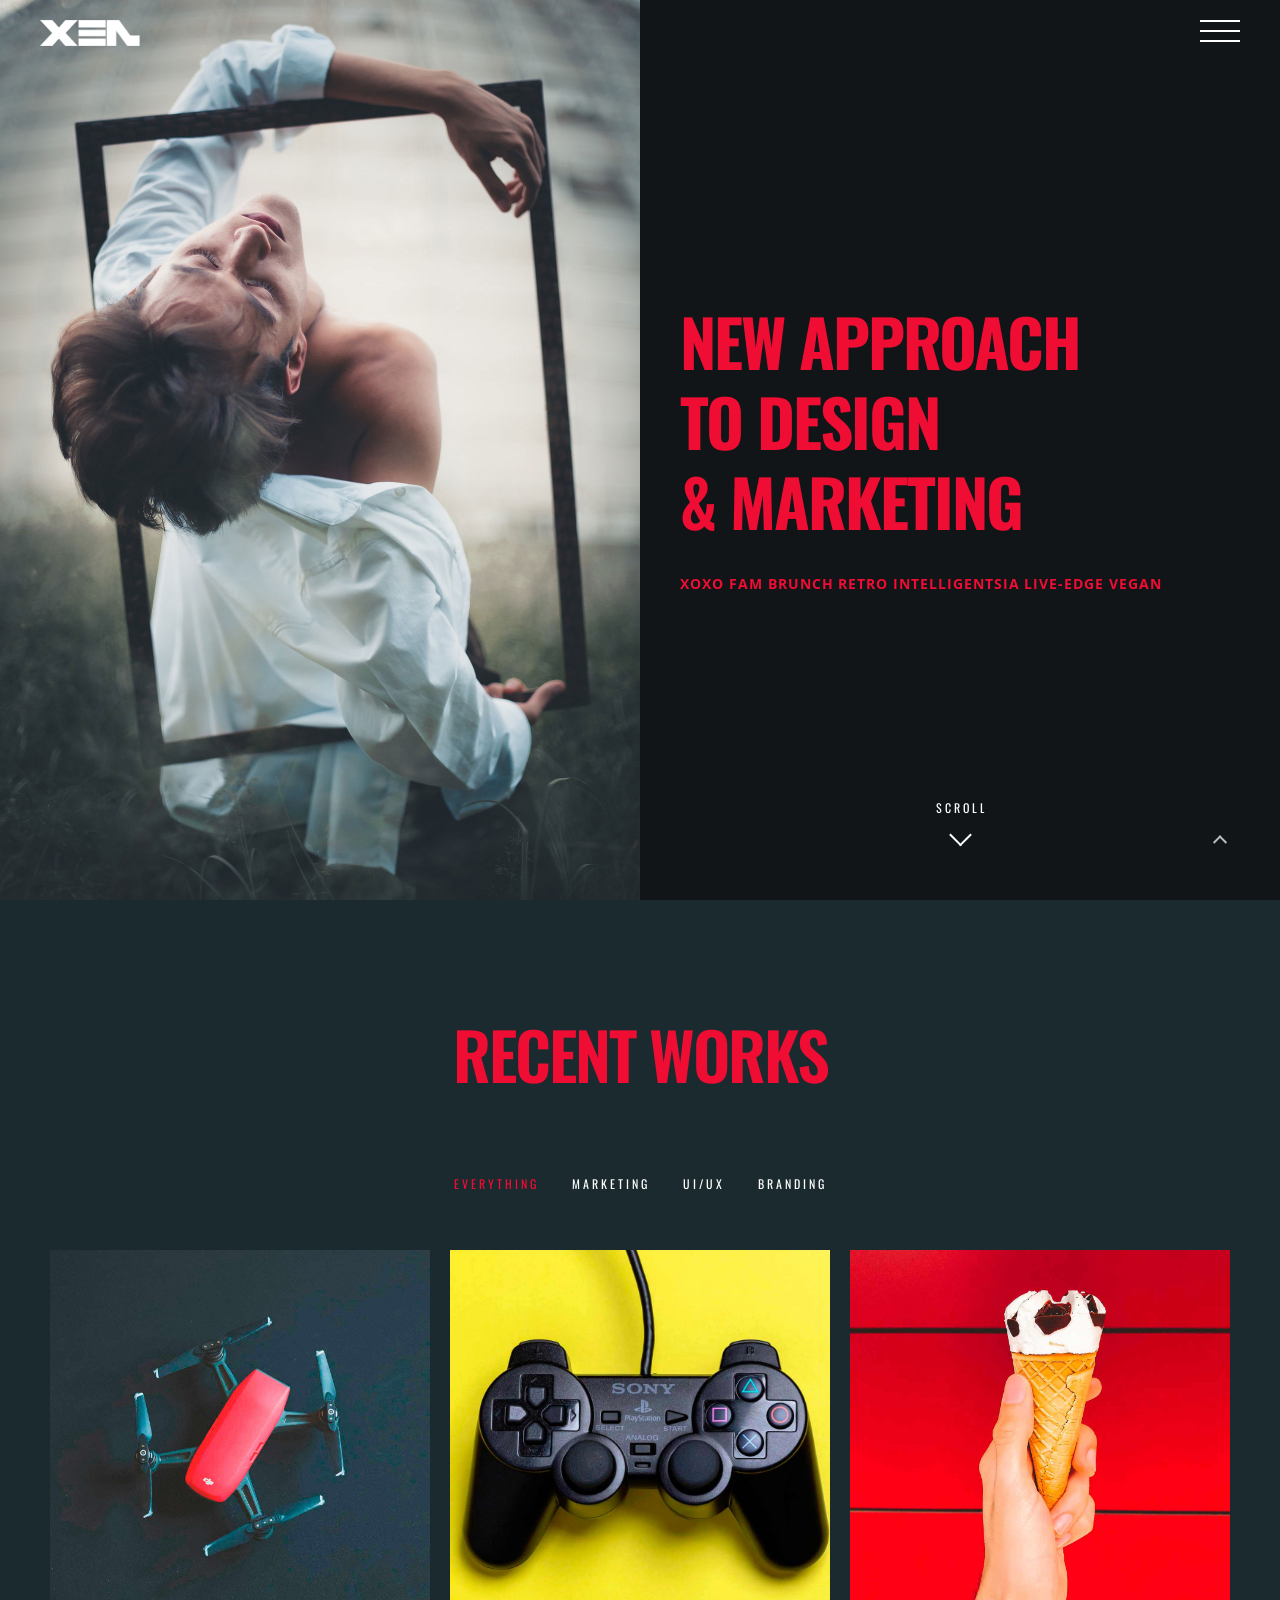
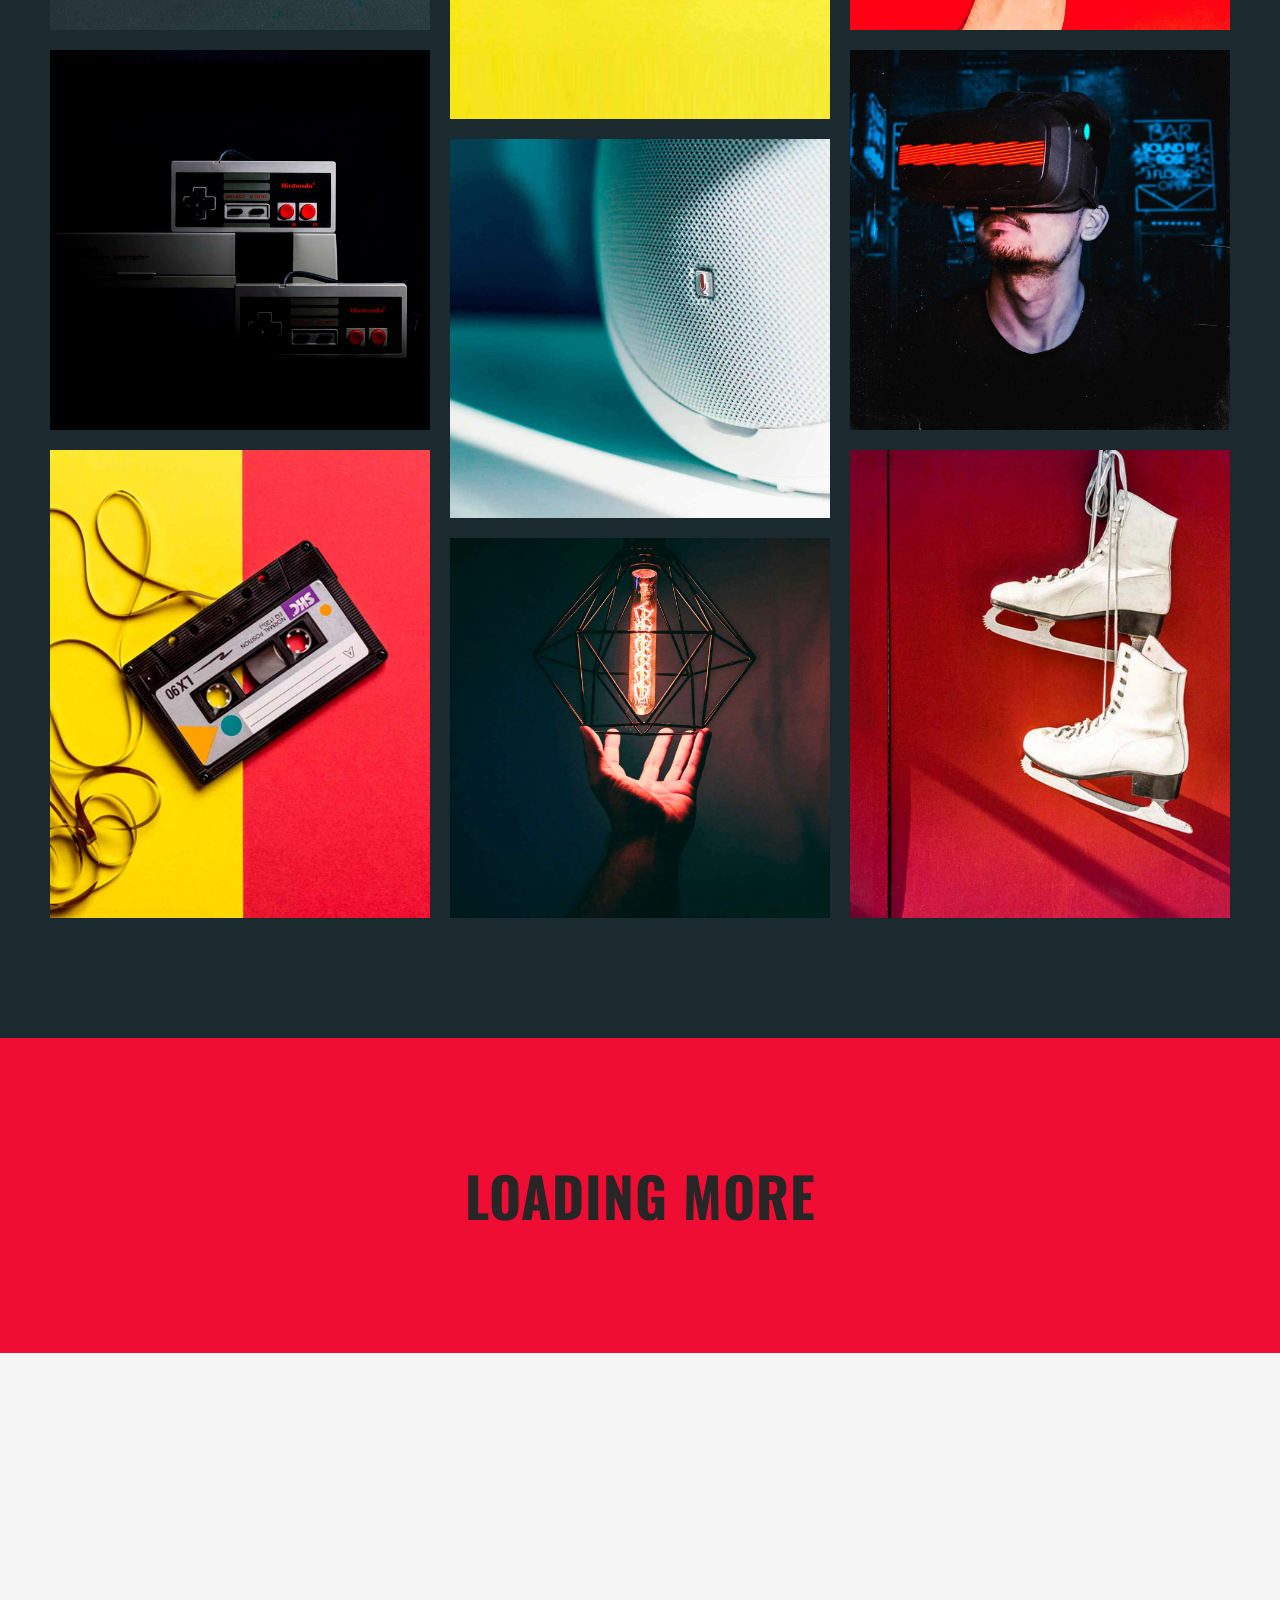
<file: portfolio_filter.html>
<!DOCTYPE html>
<html lang="en">
    <head>
        <meta charset="utf-8">
        <meta name="viewport" content="width=device-width, initial-scale=1">

        <title>XEN</title>

		<!-- fonts -->
		<link href="https://fonts.googleapis.com/css?family=Open+Sans:300,400,500,600,700%7COswald:300,400,500,600,700" rel="stylesheet" type="text/css">
		
		<!-- styles -->	
        <link href="assets/css/plugins.css" rel="stylesheet" type="text/css">
        <link href="assets/css/style.css" rel="stylesheet" type="text/css">
	</head>
	<body class="loader">
		<!-- loading start -->
		<div class="loading">
		    <img class="logo-loading" src="assets/images/logo/logo-loader.png" alt="logo">
	    </div><!-- loading end -->
	    
		<!-- pointer start -->
		<div class="pointer" id="pointer">
			<i class="fas fa-long-arrow-alt-right"></i>
			<i class="fas fa-search"></i>
			<i class="fas fa-link"></i>
		</div><!-- pointer end -->
		
		<!-- to-top-btn start -->
		<a class="to-top-btn pointer-small" href="portfolio_filter.html#up">
			  <span class="to-top-arrow"></span>		    
		</a><!-- to-top-btn end -->
	    
	    <!-- header start -->
	    <header class="fixed-header">
		    <!-- header-flex-box start -->
			<div class="header-flex-box">
			    <!-- logo start -->
				<a href="index.html" class="logo pointer-large animsition-link">
					<div class="logo-img-box">
				        <img class="logo-white" src="assets/images/logo/logo-white.png" alt="logo">
				        <img class="logo-black" src="assets/images/logo/logo-black.png" alt="logo">
			        </div>
		        </a><!-- logo end -->
		        
				<!-- menu-open start -->	
				<div class="menu-open pointer-large">
					<span class="hamburger"></span>
				</div><!-- menu-open end -->
		    </div><!-- header-flex-box end -->
		</header><!-- header end -->
		
		<!-- nav-container start -->	
		<nav class="nav-container dark-bg-1">
			<!-- nav-logo start -->
			<div class="nav-logo">
				<img src="assets/images/logo/logo-white.png" alt="logo">
			</div><!-- nav-logo end -->
			
			<!-- menu-close -->
			<div class="menu-close pointer-large"></div>
			
			<!-- dropdown-close-box start -->
			<div class="dropdown-close-box">
				<div class="dropdown-close pointer-large">
					<span></span>
				</div>
			</div><!-- dropdown-close-box end -->
			
			<!-- nav-menu start -->
			<ul class="nav-menu dark-bg-1">
				<!-- nav-box start -->
				<li class="nav-box nav-bg-change dropdown-open">
					<a class="pointer-large nav-link">
						<span class="nav-btn" data-text="Home">Home</span>
					</a>
					
					<!-- dropdown start -->
					<ul class="dropdown">
						<li class="nav-box">
							<a href="index.html" class="animsition-link pointer-large">
								<span class="nav-btn" data-text="Slider Home">Slider Home</span>
							</a>
						</li>
						<li class="nav-box">
							<a href="video_home.html" class="animsition-link pointer-large">
								<span class="nav-btn" data-text="Video Bg">Video Bg</span>
							</a>
						</li>
						<li class="nav-box">
							<a href="home_fullscreen.html" class="animsition-link pointer-large">
								<span class="nav-btn" data-text="Fullscreen Bg">Fullscreen Bg</span>
							</a>
						</li>
						<li class="nav-box">
							<a href="home_particles.html" class="animsition-link pointer-large">
								<span class="nav-btn" data-text="Particles">Particles</span>
							</a>
						</li>
						<li class="nav-box">
							<a href="home_typewriter.html" class="animsition-link pointer-large">
								<span class="nav-btn" data-text="Typewriter">Typewriter</span>
							</a>
						</li>
					</ul><!-- dropdown end -->
					
					<div class="nav-bg" style="background-image: url(assets/images/backgrounds/pexels-photo-1806031.jpeg);"></div>
				</li><!-- nav-box end -->
				<!-- nav-box start -->
				<li class="nav-box nav-bg-change">
					<a href="about.html" class="animsition-link pointer-large nav-link">
						<span class="nav-btn" data-text="About">About</span>
					</a>
					<div class="nav-bg" style="background-image: url(assets/images/backgrounds/adolescent-adult-diversity-1034361.jpg);"></div>
				</li><!-- nav-box end -->
				<!-- nav-box start -->
				<li class="nav-box nav-bg-change">
					<a href="services.html" class="animsition-link pointer-large nav-link">
						<span class="nav-btn" data-text="Services">Services</span>
					</a>
					<div class="nav-bg" style="background-image: url(assets/images/backgrounds/bald-casual-facial-hair-1708528.jpg);"></div>
				</li><!-- nav-box end -->
				<!-- nav-box start -->
				<li class="nav-box nav-bg-change active dropdown-open">
					<a class="pointer-large nav-link">
						<span class="nav-btn active" data-text="Portfolio">Portfolio</span>
					</a>
					
					<!-- dropdown start -->
					<ul class="dropdown">
						<li class="nav-box">
							<a href="portfolio.html" class="animsition-link pointer-large">
								<span class="nav-btn" data-text="Standard">Standard</span>
							</a>
						</li>
						<li class="nav-box">
							<a href="portfolio_full_screen.html" class="animsition-link pointer-large">
								<span class="nav-btn" data-text="FullScreen">FullScreen</span>
							</a>
						</li>
						<li class="nav-box">
							<a href="portfolio_slider.html" class="animsition-link pointer-large">
								<span class="nav-btn" data-text="Slider 1">Slider 1</span>
							</a>
						</li>
						<li class="nav-box">
							<a href="portfolio_columns_slider.html" class="animsition-link pointer-large">
								<span class="nav-btn" data-text="Slider 2">Slider 2</span>
							</a>
						</li>
						<li class="nav-box">
							<a href="portfolio_filter.html" class="animsition-link pointer-large">
								<span class="nav-btn active" data-text="Filter">Filter</span>
							</a>
						</li>
						<li class="nav-box">
							<a href="project.html" class="animsition-link pointer-large">
								<span class="nav-btn" data-text="Single project">Single project</span>
							</a>
						</li>
					</ul><!-- dropdown end -->
					
					<div class="nav-bg" style="background-image: url(assets/images/backgrounds/art-artistic-artsy-1988681.jpg);"></div>
				</li><!-- nav-box end -->
				<!-- nav-box start -->
				<li class="nav-box nav-bg-change dropdown-open">
					<a class="pointer-large nav-link">
						<span class="nav-btn" data-text="Blog">Blog</span>
					</a>
					
					<!-- dropdown start -->
					<ul class="dropdown">
						<li class="nav-box">
							<a href="blog.html" class="animsition-link pointer-large">
								<span class="nav-btn" data-text="Blog">Blog</span>
							</a>
						</li>
						<li class="nav-box">
							<a href="single_post.html" class="animsition-link pointer-large">
								<span class="nav-btn" data-text="Single post">Single post</span>
							</a>
						</li>
					</ul><!-- dropdown end -->
					
					<div class="nav-bg" style="background-image: url(assets/images/backgrounds/beautiful-black-close-up-1689731.jpg);"></div>
				</li><!-- nav-box end -->
				<!-- nav-box start -->
				<li class="nav-box nav-bg-change">
					<a href="contact.html" class="animsition-link pointer-large nav-link">
						<span class="nav-btn" data-text="Contact">Contact</span>
					</a>
					<div class="nav-bg" style="background-image: url(assets/images/backgrounds/double-exposure-2390185_1920.jpg);"></div>
				</li><!-- nav-box end -->
			</ul><!-- nav-menu end -->
		</nav><!-- nav-container end -->
	    
		<!-- animsition-overlay start -->
		<main class="animsition-overlay" data-animsition-overlay="true">
			<!-- page-head start -->
			<section id="up" class="page-head flex-min-height-box dark-bg-1">
				<!-- page-head-bg -->
				<div class="page-head-bg overlay-loading2" style="background-image: url(assets/images/backgrounds/closed-eyes-concept-fashion-2035871.jpg);"></div>
				
				<!-- flex-min-height-inner start -->
	  			<div class="flex-min-height-inner">
		  			<!-- flex-container start -->
		  			<div class="container top-bottom-padding-120 flex-container response-999">
			  			<!-- column start -->
			  			<div class="six-columns six-offset">
				  			<div class="content-left-margin-40">
				  				<h2 class="large-title-bold">
									<span class="load-title-fill tr-delay03" data-text="new approach">new approach</span><br>
									<span class="load-title-fill tr-delay04" data-text="to design">to design</span><br>
									<span class="load-title-fill tr-delay05" data-text="& marketing">& marketing</span>
								</h2>
								<p class="p-style-bold-up text-height-20 d-flex-wrap">
									<span class="load-title-fill tr-delay08" data-text="XOXO fam brunch">XOXO fam brunch</span>
									<span class="load-title-fill tr-delay09" data-text="retro intelligentsia">retro intelligentsia</span>
									<span class="load-title-fill tr-delay10" data-text="live-edge vegan">live-edge vegan</span>
								</p>
				  			</div>
			  			</div><!-- column end -->
		  			</div><!-- flex-container end -->
	  			</div><!-- flex-min-height-inner end -->
	  			
	  			<!-- scroll-btn start -->
				<a href="portfolio_filter.html#down" class="scroll-btn pointer-large">
					<div class="scroll-arrow-box">
						<span class="scroll-arrow"></span>
					</div>
					<div class="scroll-btn-flip-box">
						<span class="scroll-btn-flip" data-text="Scroll">Scroll</span>
					</div>
				 </a><!-- scroll-btn end -->
			</section><!-- page-head end -->
			
			<!-- dark-bg-2 start -->
			<section id="down" class="dark-bg-2 top-bottom-padding-120">
				<!-- container start -->
				<div class="container">					
					<div class="text-center">
						<h2 class="large-title text-height-10 title-fill" data-animation="title-fill-anim" data-text="Recent Works">Recent Works</h2><br>
					</div>

					<!-- filter-buttons start -->
					<div class="filter-buttons top-padding-90">
						<button class="filter-button-box pointer-small active" data-filter="*">
							<span class="filter-button-flip" data-text="Everything">Everything</span>
						</button>
						<button class="filter-button-box pointer-small" data-filter=".marketing">
							<span class="filter-button-flip" data-text="Marketing">Marketing</span>
						</button>
						<button class="filter-button-box pointer-small" data-filter=".uiux">
							<span class="filter-button-flip" data-text="UI/UX">UI/UX</span>
						</button>
						<button class="filter-button-box pointer-small" data-filter=".branding">
							<span class="filter-button-flip" data-text="Branding">Branding</span>
						</button>
					</div>
					<!-- filter-buttons end -->
					
					<!-- works start -->				
                    <div class="works">
	                    <!-- grid-item start -->
						<a href="project.html" class="animsition-link grid-item uiux">
                            <div class="work_item pointer-large hover-box hidden-box">
                                <img class="hover-img" src="assets/images/projects/grid/1.jpg" alt="">
                                <div class="works-content">
                    	            <span class="small-title-oswald red-color work-title-overlay">uiux design</span>
									<h3 class="title-style text-color-4">
										<span class="work-title-overlay work-title-delay01">Bushwick selfies</span><br>
										<span class="work-title-overlay work-title-delay02">pork belly lyft</span><br>
										<span class="work-title-overlay work-title-delay03">brooklyn messeng</span>
									</h3>
                                </div>
                            </div>
                        </a><!-- grid-item end -->
                        <!-- grid-item start -->
                        <a href="project.html" class="animsition-link grid-item branding">
                            <div class="work_item pointer-large hover-box hidden-box">
                                <img class="hover-img" src="assets/images/projects/grid/2.jpg" alt="">
                                <div class="works-content">
                    	            <span class="small-title-oswald red-color work-title-overlay">branding</span>
									<h3 class="title-style text-color-4">
										<span class="work-title-overlay work-title-delay01">tumeric tumblr</span><br>
										<span class="work-title-overlay work-title-delay02">gluten-free</span><br>
										<span class="work-title-overlay work-title-delay03">Man bun small</span>
									</h3>
                                </div>
                            </div>
                        </a><!-- grid-item end -->
                        <!-- grid-item start -->
                        <a href="project.html" class="animsition-link grid-item marketing">
                            <div class="work_item pointer-large hover-box hidden-box">
                                <img class="hover-img" src="assets/images/projects/grid/3.jpg" alt="">
                                <div class="works-content">
                    	            <span class="small-title-oswald red-color work-title-overlay">marketing</span>
									<h3 class="title-style text-color-4">
										<span class="work-title-overlay work-title-delay01">batch kombucha</span><br>
										<span class="work-title-overlay work-title-delay02">subway tile</span><br>
										<span class="work-title-overlay work-title-delay03">salvia brooklyn</span>
									</h3>
                                </div>
                            </div>
                        </a><!-- grid-item end -->
                        <!-- grid-item start -->
                        <a href="project.html" class="animsition-link grid-item branding">
                            <div class="work_item pointer-large hover-box hidden-box">
                                <img class="hover-img" src="assets/images/projects/grid/4.jpg" alt="">
                                <div class="works-content">
                    	            <span class="small-title-oswald red-color work-title-overlay">branding</span>
									<h3 class="title-style text-color-4">
										<span class="work-title-overlay work-title-delay01">organic activated</span><br>
										<span class="work-title-overlay work-title-delay02">charcoal vape</span><br>
										<span class="work-title-overlay work-title-delay03">viral ennui</span>
									</h3>
                                </div>
                            </div>
                        </a><!-- grid-item end -->
                        <!-- grid-item start -->
                        <a href="project.html" class="animsition-link grid-item marketing">
                            <div class="work_item pointer-large hover-box hidden-box">
                                <img class="hover-img" src="assets/images/projects/grid/5.jpg" alt="">
                                
                                <div class="works-content">
                    	            <span class="small-title-oswald red-color work-title-overlay">marketing</span>
									<h3 class="title-style text-color-4">
										<span class="work-title-overlay work-title-delay01">Bushwick selfies</span><br>
										<span class="work-title-overlay work-title-delay02">pork belly lyft</span><br>
										<span class="work-title-overlay work-title-delay03">brooklyn messeng</span>
									</h3>
                                </div>
                            </div>
                        </a><!-- grid-item end -->
                        <!-- grid-item start -->
                        <a href="project.html" class="animsition-link grid-item uiux">
                            <div class="work_item pointer-large hover-box hidden-box">
                                <img class="hover-img" src="assets/images/projects/grid/6.jpg" alt="">

                                <div class="works-content">
                    	            <span class="small-title-oswald red-color work-title-overlay">uiux design</span>
									<h3 class="title-style text-color-4">
										<span class="work-title-overlay work-title-delay01">tumeric tumblr</span><br>
										<span class="work-title-overlay work-title-delay02">gluten-free</span><br>
										<span class="work-title-overlay work-title-delay03">Man bun small</span>
									</h3>
                                </div>
                            </div>
                        </a><!-- grid-item end -->
                        <!-- grid-item start -->
                        <a href="project.html" class="animsition-link grid-item marketing">
                            <div class="work_item pointer-large hover-box hidden-box">
                                <img class="hover-img" src="assets/images/projects/grid/7.jpg" alt="">
                                <div class="works-content">
                    	            <span class="small-title-oswald red-color work-title-overlay">marketing</span>
									<h3 class="title-style text-color-4">
										<span class="work-title-overlay work-title-delay01">batch kombucha</span><br>
										<span class="work-title-overlay work-title-delay02">subway tile</span><br>
										<span class="work-title-overlay work-title-delay03">salvia brooklyn</span>
									</h3>
                                </div>
                            </div>
                        </a><!-- grid-item end -->
                        <!-- grid-item start -->
                        <a href="project.html" class="animsition-link grid-item uiux">
                            <div class="work_item pointer-large hover-box hidden-box">
                                <img class="hover-img" src="assets/images/projects/grid/8.jpg" alt=""> 
                                <div class="works-content">
                    	            <span class="small-title-oswald red-color work-title-overlay">uiux design</span>
									<h3 class="title-style text-color-4">
										<span class="work-title-overlay work-title-delay01">organic activated</span><br>
										<span class="work-title-overlay work-title-delay02">charcoal vape</span><br>
										<span class="work-title-overlay work-title-delay03">viral ennui</span>
									</h3>
                                </div>
                            </div>
                        </a><!-- grid-item end -->
                        <!-- grid-item start -->
                        <a href="project.html" class="animsition-link grid-item uiux">
                            <div class="work_item pointer-large hover-box hidden-box">
                                <img class="hover-img" src="assets/images/projects/grid/9.jpg" alt="">
                                <div class="works-content">
                    	            <span class="small-title-oswald red-color work-title-overlay">uiux design</span>
									<h3 class="title-style text-color-4">
										<span class="work-title-overlay work-title-delay01">Bushwick selfies</span><br>
										<span class="work-title-overlay work-title-delay02">pork belly lyft</span><br>
										<span class="work-title-overlay work-title-delay03">brooklyn messeng</span>
									</h3>
                                </div>
                            </div>
                        </a><!-- grid-item end -->
                    </div><!-- works end -->	
                </div><!-- container end -->       
			</section><!-- dark-bg-2 end -->
			
			<div class="text-center top-bottom-padding-120 red-bg" data-midnight="black">	
				<a href="portfolio_filter.html#" class="pointer-large overlay-btn-box">
					<span class="overlay-btn" data-text="loading more">loading more</span>
				</a>
			</div>
		</main><!-- animsition-overlay end -->
		
		<!-- footer start -->
		<footer class="footer dark-bg-1">
			<!-- flex-container start -->
			<div class="flex-container container top-bottom-padding-90">
				<!-- column start -->
				<div class="two-columns bottom-padding-60">
					<div class="content-right-margin-10 footer-center-mobile">
						<img class="footer-logo" src="assets/images/logo/logo-white.png" alt="logo">
					</div>
				</div><!-- column end -->
				<!-- column start -->
				<div class="three-columns bottom-padding-60">
					<div class="content-left-right-margin-10">
						<ul class="footer-menu text-color-4">
							<li><a class="pointer-large animsition-link small-title-oswald hover-color" href="index.html">Home</a></li>
							<li><a class="pointer-large animsition-link small-title-oswald hover-color" href="about.html">About</a></li>
							<li><a class="pointer-large animsition-link small-title-oswald hover-color" href="services.html">Services</a></li>
							<li><a class="pointer-large animsition-link small-title-oswald hover-color" href="portfolio.html">Portfolio</a></li>
							<li><a class="pointer-large animsition-link small-title-oswald hover-color" href="blog.html">Blog</a></li>
							<li><a class="pointer-large animsition-link small-title-oswald hover-color" href="contact.html">Contact</a></li>
						</ul>
					</div>
				</div><!-- column end -->
				<!-- column start -->
				<div class="four-columns bottom-padding-60">
					<div class="content-left-right-margin-10 footer-center-mobile">
						<ul class="footer-information text-color-4">
							<li><i class="far fa-envelope"></i><a href="portfolio_filter.html#" class="xsmall-title-oswald">email@xen_agency.com</a></li>
							<li><i class="fas fa-mobile-alt"></i><a href="portfolio_filter.html#" class="xsmall-title-oswald">+23 8 8532 7834</a></li>
							<li><i class="fas fa-map-marker-alt"></i><a href="portfolio_filter.html#" class="xsmall-title-oswald text-height-17">PO Box 223158 Oliver Street<br><span>East Victoria 2006 UK</span></a></li>
						</ul>
					</div>
				</div><!-- column end -->
				<!-- column start -->
				<div class="three-columns bottom-padding-60">
					<div class="content-left-margin-10">
						<ul class="footer-social">
							<li>
								<div class="flip-btn-box">
									<a href="portfolio_filter.html#" class="flip-btn pointer-small" data-text="Instagram">Instagram</a>
								</div>
							</li>
							<li>
								<div class="flip-btn-box">
									<a href="portfolio_filter.html#" class="flip-btn pointer-small" data-text="Facebook">Facebook</a>
								</div>
							</li>
							<li>
								<div class="flip-btn-box">
									<a href="portfolio_filter.html#" class="flip-btn pointer-small" data-text="Spotify">Spotify</a>
								</div>
							</li>
							<li>
								<div class="flip-btn-box">
									<a href="portfolio_filter.html#" class="flip-btn pointer-small" data-text="Vimeo">Vimeo</a>
								</div>
							</li>
							<li>
								<div class="flip-btn-box">
									<a href="portfolio_filter.html#" class="flip-btn pointer-small" data-text="Behance">Behance</a>
								</div>
							</li>
						</ul>
					</div>
				</div><!-- column end -->
				<!-- column start -->
				<div class="twelve-columns">
					<p class="p-letter-style text-color-4 footer-copyright">&copy; Copyright 2019 XEN. Theme by <a href="portfolio_filter.html#">Jinna Gik</a></p>
				</div><!-- column end -->
			</div><!-- flex-container end -->
		</footer><!-- footer end -->
		
		<!-- scripts --> 
        <script src="assets/js/plugins.js"></script> 
        <script src="assets/js/main.js"></script>
	</body>
</html>
</file>
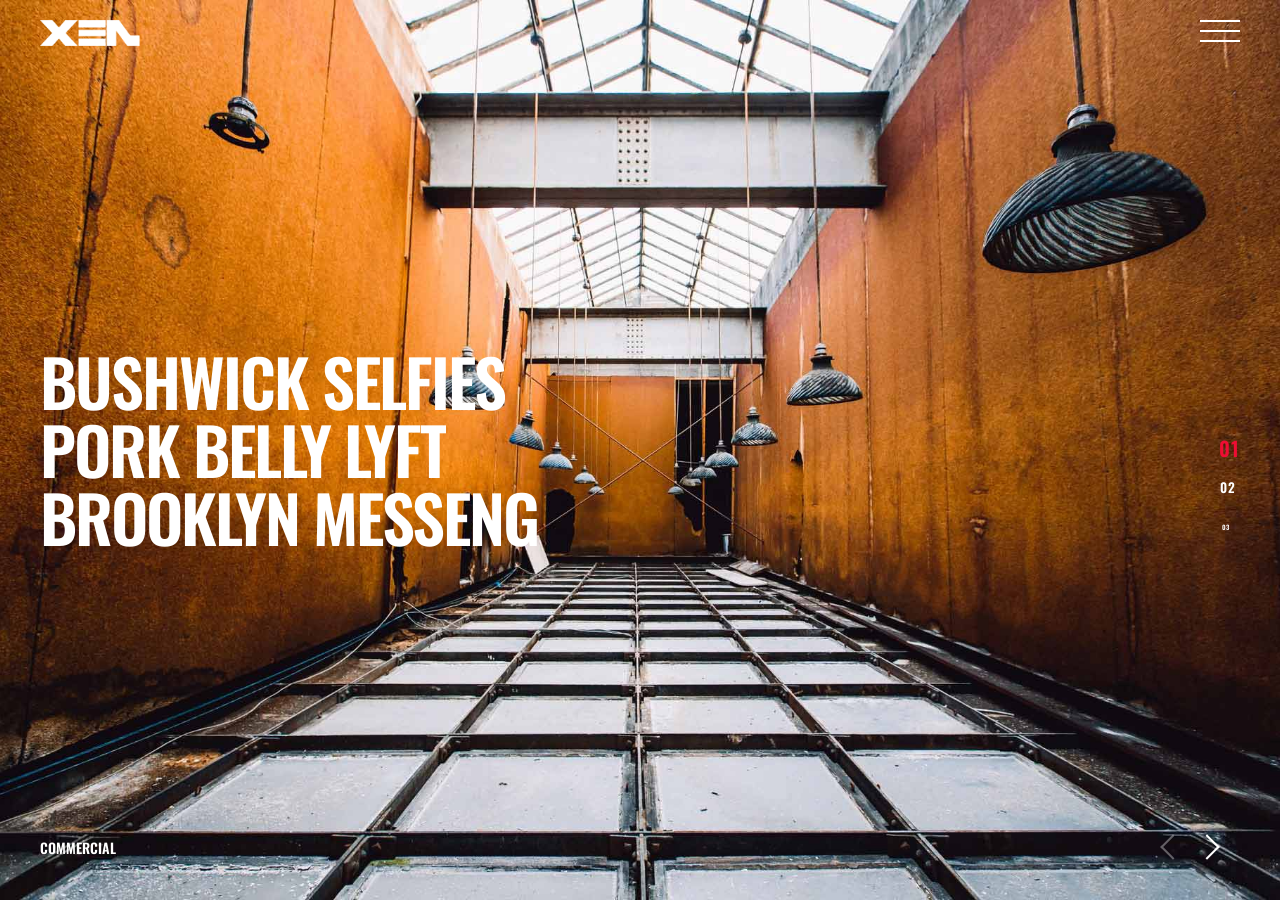
<file: portfolio_full_screen.html>
<!DOCTYPE html>
<html lang="en">
    <head>
        <meta charset="utf-8">
        <meta name="viewport" content="width=device-width, initial-scale=1">

        <title>XEN</title>

		<!-- fonts -->
		<link href="https://fonts.googleapis.com/css?family=Open+Sans:300,400,500,600,700%7COswald:300,400,500,600,700" rel="stylesheet" type="text/css">
		
		<!-- styles -->	
        <link href="assets/css/plugins.css" rel="stylesheet" type="text/css">
        <link href="assets/css/style.css" rel="stylesheet" type="text/css">
	</head>
	<body class="loader">
		<!-- loading start -->
		<div class="loading">
		    <img class="logo-loading" src="assets/images/logo/logo-loader.png" alt="logo">
	    </div><!-- loading end -->
	    
		<!-- pointer start -->
		<div class="pointer" id="pointer">
			<i class="fas fa-long-arrow-alt-right"></i>
			<i class="fas fa-search"></i>
			<i class="fas fa-link"></i>
		</div><!-- pointer end -->
	    
	    <!-- header start -->
	    <header class="fixed-header">
		    <!-- header-flex-box start -->
			<div class="header-flex-box">
			    <!-- logo start -->
				<a href="index.html" class="logo pointer-large animsition-link">
					<div class="logo-img-box">
				        <img class="logo-white" src="assets/images/logo/logo-white.png" alt="logo">
				        <img class="logo-black" src="assets/images/logo/logo-black.png" alt="logo">
			        </div>
		        </a><!-- logo end -->
		        
				<!-- menu-open start -->	
				<div class="menu-open pointer-large">
					<span class="hamburger"></span>
				</div><!-- menu-open end -->
		    </div><!-- header-flex-box end -->
		</header><!-- header end -->
		
		<!-- nav-container start -->	
		<nav class="nav-container dark-bg-1">
			<!-- nav-logo start -->
			<div class="nav-logo">
				<img src="assets/images/logo/logo-white.png" alt="logo">
			</div><!-- nav-logo end -->
			
			<!-- menu-close -->
			<div class="menu-close pointer-large"></div>
			
			<!-- dropdown-close-box start -->
			<div class="dropdown-close-box">
				<div class="dropdown-close pointer-large">
					<span></span>
				</div>
			</div><!-- dropdown-close-box end -->
			
			<!-- nav-menu start -->
			<ul class="nav-menu dark-bg-1">
				<!-- nav-box start -->
				<li class="nav-box nav-bg-change dropdown-open">
					<a class="pointer-large nav-link">
						<span class="nav-btn" data-text="Home">Home</span>
					</a>
					
					<!-- dropdown start -->
					<ul class="dropdown">
						<li class="nav-box">
							<a href="index.html" class="animsition-link pointer-large">
								<span class="nav-btn" data-text="Slider Home">Slider Home</span>
							</a>
						</li>
						<li class="nav-box">
							<a href="video_home.html" class="animsition-link pointer-large">
								<span class="nav-btn" data-text="Video Bg">Video Bg</span>
							</a>
						</li>
						<li class="nav-box">
							<a href="home_fullscreen.html" class="animsition-link pointer-large">
								<span class="nav-btn" data-text="Fullscreen Bg">Fullscreen Bg</span>
							</a>
						</li>
						<li class="nav-box">
							<a href="home_particles.html" class="animsition-link pointer-large">
								<span class="nav-btn" data-text="Particles">Particles</span>
							</a>
						</li>
						<li class="nav-box">
							<a href="home_typewriter.html" class="animsition-link pointer-large">
								<span class="nav-btn" data-text="Typewriter">Typewriter</span>
							</a>
						</li>
					</ul><!-- dropdown end -->
					
					<div class="nav-bg" style="background-image: url(assets/images/backgrounds/pexels-photo-1806031.jpeg);"></div>
				</li><!-- nav-box end -->
				<!-- nav-box start -->
				<li class="nav-box nav-bg-change">
					<a href="about.html" class="animsition-link pointer-large nav-link">
						<span class="nav-btn" data-text="About">About</span>
					</a>
					<div class="nav-bg" style="background-image: url(assets/images/backgrounds/adolescent-adult-diversity-1034361.jpg);"></div>
				</li><!-- nav-box end -->
				<!-- nav-box start -->
				<li class="nav-box nav-bg-change">
					<a href="services.html" class="animsition-link pointer-large nav-link">
						<span class="nav-btn" data-text="Services">Services</span>
					</a>
					<div class="nav-bg" style="background-image: url(assets/images/backgrounds/bald-casual-facial-hair-1708528.jpg);"></div>
				</li><!-- nav-box end -->
				<!-- nav-box start -->
				<li class="nav-box nav-bg-change active dropdown-open">
					<a class="pointer-large nav-link">
						<span class="nav-btn active" data-text="Portfolio">Portfolio</span>
					</a>
					
					<!-- dropdown start -->
					<ul class="dropdown">
						<li class="nav-box">
							<a href="portfolio.html" class="animsition-link pointer-large">
								<span class="nav-btn" data-text="Standard">Standard</span>
							</a>
						</li>
						<li class="nav-box">
							<a href="portfolio_full_screen.html" class="animsition-link pointer-large">
								<span class="nav-btn active" data-text="FullScreen">FullScreen</span>
							</a>
						</li>
						<li class="nav-box">
							<a href="portfolio_slider.html" class="animsition-link pointer-large">
								<span class="nav-btn" data-text="Slider 1">Slider 1</span>
							</a>
						</li>
						<li class="nav-box">
							<a href="portfolio_columns_slider.html" class="animsition-link pointer-large">
								<span class="nav-btn" data-text="Slider 2">Slider 2</span>
							</a>
						</li>
						<li class="nav-box">
							<a href="portfolio_filter.html" class="animsition-link pointer-large">
								<span class="nav-btn" data-text="Filter">Filter</span>
							</a>
						</li>
						<li class="nav-box">
							<a href="project.html" class="animsition-link pointer-large">
								<span class="nav-btn" data-text="Single project">Single project</span>
							</a>
						</li>
					</ul><!-- dropdown end -->
					
					<div class="nav-bg" style="background-image: url(assets/images/backgrounds/art-artistic-artsy-1988681.jpg);"></div>
				</li><!-- nav-box end -->
				<!-- nav-box start -->
				<li class="nav-box nav-bg-change dropdown-open">
					<a class="pointer-large nav-link">
						<span class="nav-btn" data-text="Blog">Blog</span>
					</a>
					
					<!-- dropdown start -->
					<ul class="dropdown">
						<li class="nav-box">
							<a href="blog.html" class="animsition-link pointer-large">
								<span class="nav-btn" data-text="Blog">Blog</span>
							</a>
						</li>
						<li class="nav-box">
							<a href="single_post.html" class="animsition-link pointer-large">
								<span class="nav-btn" data-text="Single post">Single post</span>
							</a>
						</li>
					</ul><!-- dropdown end -->
					
					<div class="nav-bg" style="background-image: url(assets/images/backgrounds/beautiful-black-close-up-1689731.jpg);"></div>
				</li><!-- nav-box end -->
				<!-- nav-box start -->
				<li class="nav-box nav-bg-change">
					<a href="contact.html" class="animsition-link pointer-large nav-link">
						<span class="nav-btn" data-text="Contact">Contact</span>
					</a>
					<div class="nav-bg" style="background-image: url(assets/images/backgrounds/double-exposure-2390185_1920.jpg);"></div>
				</li><!-- nav-box end -->
			</ul><!-- nav-menu end -->
		</nav><!-- nav-container end -->
	    
		<!-- animsition-overlay start -->
		<main class="animsition-overlay" data-animsition-overlay="true">
			<!-- portfolio-slider start -->
			<div class="portfolio-slider">
				<!-- swiper-wrapper start -->
		      	<div class="swiper-wrapper">
			      	<!-- slide start -->
			        <div class="swiper-slide">
				        <div class="swiper-image" data-swiper-parallax-y="50%">
				            <div class="swiper-image-inner" style="background-image: url(assets/images/projects/full_screen_slider/abandoned-architecture-building-2096610.jpg);">
					            <div class="portfolio-slider-overlay-box">
					            	<span class="small-title-oswald text-color-4 portfolio-slider-overlay">Commercial</span>
					            </div>
								<div class="portfolio-slider-content container">
									<div>
										<h2 class="large-title text-color-4">
											<a class="pointer-large animsition-link" href="project.html">
												<span class="hidden-box d-block text-height-10">
													<span class="portfolio-slider-fade portfolio-slider-tr-01">Bushwick selfies</span>
												</span>
												<span class="hidden-box d-block text-height-10">
													<span class="portfolio-slider-fade portfolio-slider-tr-02">pork belly lyft</span>
												</span>
												<span class="hidden-box d-block text-height-10">
													<span class="portfolio-slider-fade portfolio-slider-tr-03">brooklyn messeng</span>
												</span>
											</a>
										</h2>
									</div>
								</div>
				            </div>
				        </div>
			        </div><!-- slide end -->
			        <!-- slide start -->
			        <div class="swiper-slide">
				        <div class="swiper-image" data-swiper-parallax-y="50%">
				            <div class="swiper-image-inner" style="background-image: url(assets/images/projects/full_screen_slider/beautiful-costume-mask-2058816.jpg);">
					            <div class="portfolio-slider-overlay-box">
					            	<span class="small-title-oswald text-color-4 portfolio-slider-overlay">Web design</span>
					            </div>
								<div class="portfolio-slider-content container">
									<div>
										<h2 class="large-title text-color-4">
											<a class="pointer-large animsition-link" href="project.html">
												<span class="hidden-box d-block text-height-10">
													<span class="portfolio-slider-fade portfolio-slider-tr-01">tumeric tumblr</span>
												</span>
												<span class="hidden-box d-block text-height-10">
													<span class="portfolio-slider-fade portfolio-slider-tr-02">gluten-free</span>
												</span>
												<span class="hidden-box d-block text-height-10">
													<span class="portfolio-slider-fade portfolio-slider-tr-03">Man bun small</span>
												</span>
											</a>
										</h2>
									</div>
								</div>
				            </div>
				        </div>
			        </div><!-- slide end -->
			        <!-- slide start -->
			        <div class="swiper-slide">
				        <div class="swiper-image" data-swiper-parallax-y="50%">
				            <div class="swiper-image-inner" style="background-image: url(assets/images/projects/full_screen_slider/chair-contemporary-cushions-1439965.jpg);">
					            <div class="portfolio-slider-overlay-box">
					            	<span class="small-title-oswald text-color-4 portfolio-slider-overlay">Graphic Design</span>
					            </div>
								<div class="portfolio-slider-content container">
									<div>
										<h2 class="large-title text-color-4">
											<a class="pointer-large animsition-link" href="project.html">
												<span class="hidden-box d-block text-height-10">
													<span class="portfolio-slider-fade portfolio-slider-tr-01">batch kombucha</span>
												</span>
												<span class="hidden-box d-block text-height-10">
													<span class="portfolio-slider-fade portfolio-slider-tr-02">subway tile</span>
												</span>
												<span class="hidden-box d-block text-height-10">
													<span class="portfolio-slider-fade portfolio-slider-tr-03">salvia brooklyn</span>
												</span>
											</a>
										</h2>
									</div>
								</div>
				            </div>
				        </div>
			        </div><!-- slide end -->
			        <!-- slide start -->
			        <div class="swiper-slide">
				        <div class="swiper-image" data-swiper-parallax-y="50%">
				            <div class="swiper-image-inner" style="background-image: url(assets/images/projects/full_screen_slider/classic-colouful-footwear-2044088.jpg);">
					            <div class="portfolio-slider-overlay-box">
					            	<span class="small-title-oswald text-color-4 portfolio-slider-overlay">Commercial</span>
					            </div>
								<div class="portfolio-slider-content container">
									<div>
										<h2 class="large-title text-color-4">
											<a class="pointer-large animsition-link" href="project.html">
												<span class="hidden-box d-block text-height-10">
													<span class="portfolio-slider-fade portfolio-slider-tr-01">organic activated</span>
												</span>
												<span class="hidden-box d-block text-height-10">
													<span class="portfolio-slider-fade portfolio-slider-tr-02">charcoal vape</span>
												</span>
												<span class="hidden-box d-block text-height-10">
													<span class="portfolio-slider-fade portfolio-slider-tr-03">viral ennui</span>
												</span>
											</a>
										</h2>
									</div>
								</div>
				            </div>
				        </div>
			        </div><!-- slide end -->
			        <!-- slide start -->
			        <div class="swiper-slide">
				        <div class="swiper-image" data-swiper-parallax-y="50%">
				            <div class="swiper-image-inner" style="background-image: url(assets/images/projects/full_screen_slider/architecture-building-low-angle-shot-2075059.jpg);">
					            <div class="portfolio-slider-overlay-box">
					            	<span class="small-title-oswald text-color-4 portfolio-slider-overlay">Branding</span>
					            </div>
								<div class="portfolio-slider-content container">
									<div>
										<h2 class="large-title text-color-4">
											<a class="pointer-large animsition-link" href="project.html">
												<span class="hidden-box d-block text-height-10">
													<span class="portfolio-slider-fade portfolio-slider-tr-01">Bushwick selfies</span>
												</span>
												<span class="hidden-box d-block text-height-10">
													<span class="portfolio-slider-fade portfolio-slider-tr-02">pork belly lyft</span>
												</span>
												<span class="hidden-box d-block text-height-10">
													<span class="portfolio-slider-fade portfolio-slider-tr-03">brooklyn messeng</span>
												</span>
											</a>
										</h2>
									</div>
								</div>
				            </div>
				        </div>
			        </div><!-- slide end -->
			        <!-- slide start -->
			        <div class="swiper-slide">
				        <div class="swiper-image" data-swiper-parallax-y="50%">
				            <div class="swiper-image-inner" style="background-image: url(assets/images/projects/full_screen_slider/action-balance-jumping-2020157.jpg);">
					            <div class="portfolio-slider-overlay-box">
					            	<span class="small-title-oswald text-color-4 portfolio-slider-overlay">Web design</span>
					            </div>
								<div class="portfolio-slider-content container">
									<div>
										<h2 class="large-title text-color-4">
											<a class="pointer-large animsition-link" href="project.html">
												<span class="hidden-box d-block text-height-10">
													<span class="portfolio-slider-fade portfolio-slider-tr-01">tumeric tumblr</span>
												</span>
												<span class="hidden-box d-block text-height-10">
													<span class="portfolio-slider-fade portfolio-slider-tr-02">gluten-free</span>
												</span>
												<span class="hidden-box d-block text-height-10">
													<span class="portfolio-slider-fade portfolio-slider-tr-03">Man bun small</span>
												</span>
											</a>
										</h2>
									</div>
								</div>
				            </div>
				        </div>
			        </div><!-- slide end -->
			        <!-- slide start -->
			        <div class="swiper-slide">
				        <div class="swiper-image" data-swiper-parallax-y="50%">
				            <div class="swiper-image-inner" style="background-image: url(assets/images/projects/full_screen_slider/art-artwork-black-1893536.jpg);">
					            <div class="portfolio-slider-overlay-box">
					            	<span class="small-title-oswald text-color-4 portfolio-slider-overlay">Graphic Design</span>
					            </div>
								<div class="portfolio-slider-content container">
									<div>
										<h2 class="large-title text-color-4">
											<a class="pointer-large animsition-link" href="project.html">
												<span class="hidden-box d-block text-height-10">
													<span class="portfolio-slider-fade portfolio-slider-tr-01">batch kombucha</span>
												</span>
												<span class="hidden-box d-block text-height-10">
													<span class="portfolio-slider-fade portfolio-slider-tr-02">subway tile</span>
												</span>
												<span class="hidden-box d-block text-height-10">
													<span class="portfolio-slider-fade portfolio-slider-tr-03">salvia brooklyn</span>
												</span>
											</a>
										</h2>
									</div>
								</div>
				            </div>
				        </div>
			        </div><!-- slide end -->
			        <!-- slide start -->
			        <div class="swiper-slide">
				        <div class="swiper-image" data-swiper-parallax-y="50%">
				            <div class="swiper-image-inner" style="background-image: url(assets/images/projects/full_screen_slider/action-adult-daylight-683241.jpg);">
					            <div class="portfolio-slider-overlay-box">
					            	<span class="small-title-oswald text-color-4 portfolio-slider-overlay">Branding</span>
					            </div>
								<div class="portfolio-slider-content container">
									<div>
										<h2 class="large-title text-color-4">
											<a class="pointer-large animsition-link" href="project.html">
												<span class="hidden-box d-block text-height-10">
													<span class="portfolio-slider-fade portfolio-slider-tr-01">organic activated</span>
												</span>
												<span class="hidden-box d-block text-height-10">
													<span class="portfolio-slider-fade portfolio-slider-tr-02">charcoal vape</span>
												</span>
												<span class="hidden-box d-block text-height-10">
													<span class="portfolio-slider-fade portfolio-slider-tr-03">viral ennui</span>
												</span>
											</a>
										</h2>
									</div>
								</div>
				            </div>
				        </div>
			        </div><!-- slide end -->
			        <!-- slide start -->
			        <div class="swiper-slide">
				        <div class="swiper-image" data-swiper-parallax-y="50%">
				            <div class="swiper-image-inner" style="background-image: url(assets/images/projects/full_screen_slider/art-black-background-bone-1918290.jpg);">
					            <div class="portfolio-slider-overlay-box">
					            	<span class="small-title-oswald text-color-4 portfolio-slider-overlay">Commercial</span>
					            </div>
								<div class="portfolio-slider-content container">
									<div>
										
										<h2 class="large-title text-color-4">
											<a class="pointer-large animsition-link" href="project.html">
												<span class="hidden-box d-block text-height-10">
													<span class="portfolio-slider-fade portfolio-slider-tr-01">Bushwick selfies</span>
												</span>
												<span class="hidden-box d-block text-height-10">
													<span class="portfolio-slider-fade portfolio-slider-tr-02">pork belly lyft</span>
												</span>
												<span class="hidden-box d-block text-height-10">
													<span class="portfolio-slider-fade portfolio-slider-tr-03">brooklyn messeng</span>
												</span>
											</a>
										</h2>
									</div>
								</div>
				            </div>
				        </div>
			        </div><!-- slide end -->
		      	</div><!-- swiper-wrapper end -->
		      	<!-- swiper-pagination -->
			  	<div class="swiper-pagination"></div>
			  	<!-- swiper-button-next start -->
				<div class="swiper-button-next">
					<div class="slider-arrow-next-box">
						<span class="slider-arrow-next"></span>
					</div>
				</div><!-- swiper-button-next end -->
				<!-- swiper-button-prev start -->
				<div class="swiper-button-prev">
					<div class="slider-arrow-prev-box">
						<span class="slider-arrow-prev"></span>
					</div>
				</div><!-- swiper-button-prev end -->
		    </div><!-- portfolio-slider end -->
		</main><!-- animsition-overlay end -->
		
		<!-- footer start -->
		<footer class="footer">
		</footer><!-- footer end -->
		
		<!-- scripts --> 
        <script src="assets/js/plugins.js"></script> 
        <script src="assets/js/main.js"></script>
	</body>
</html>
</file>
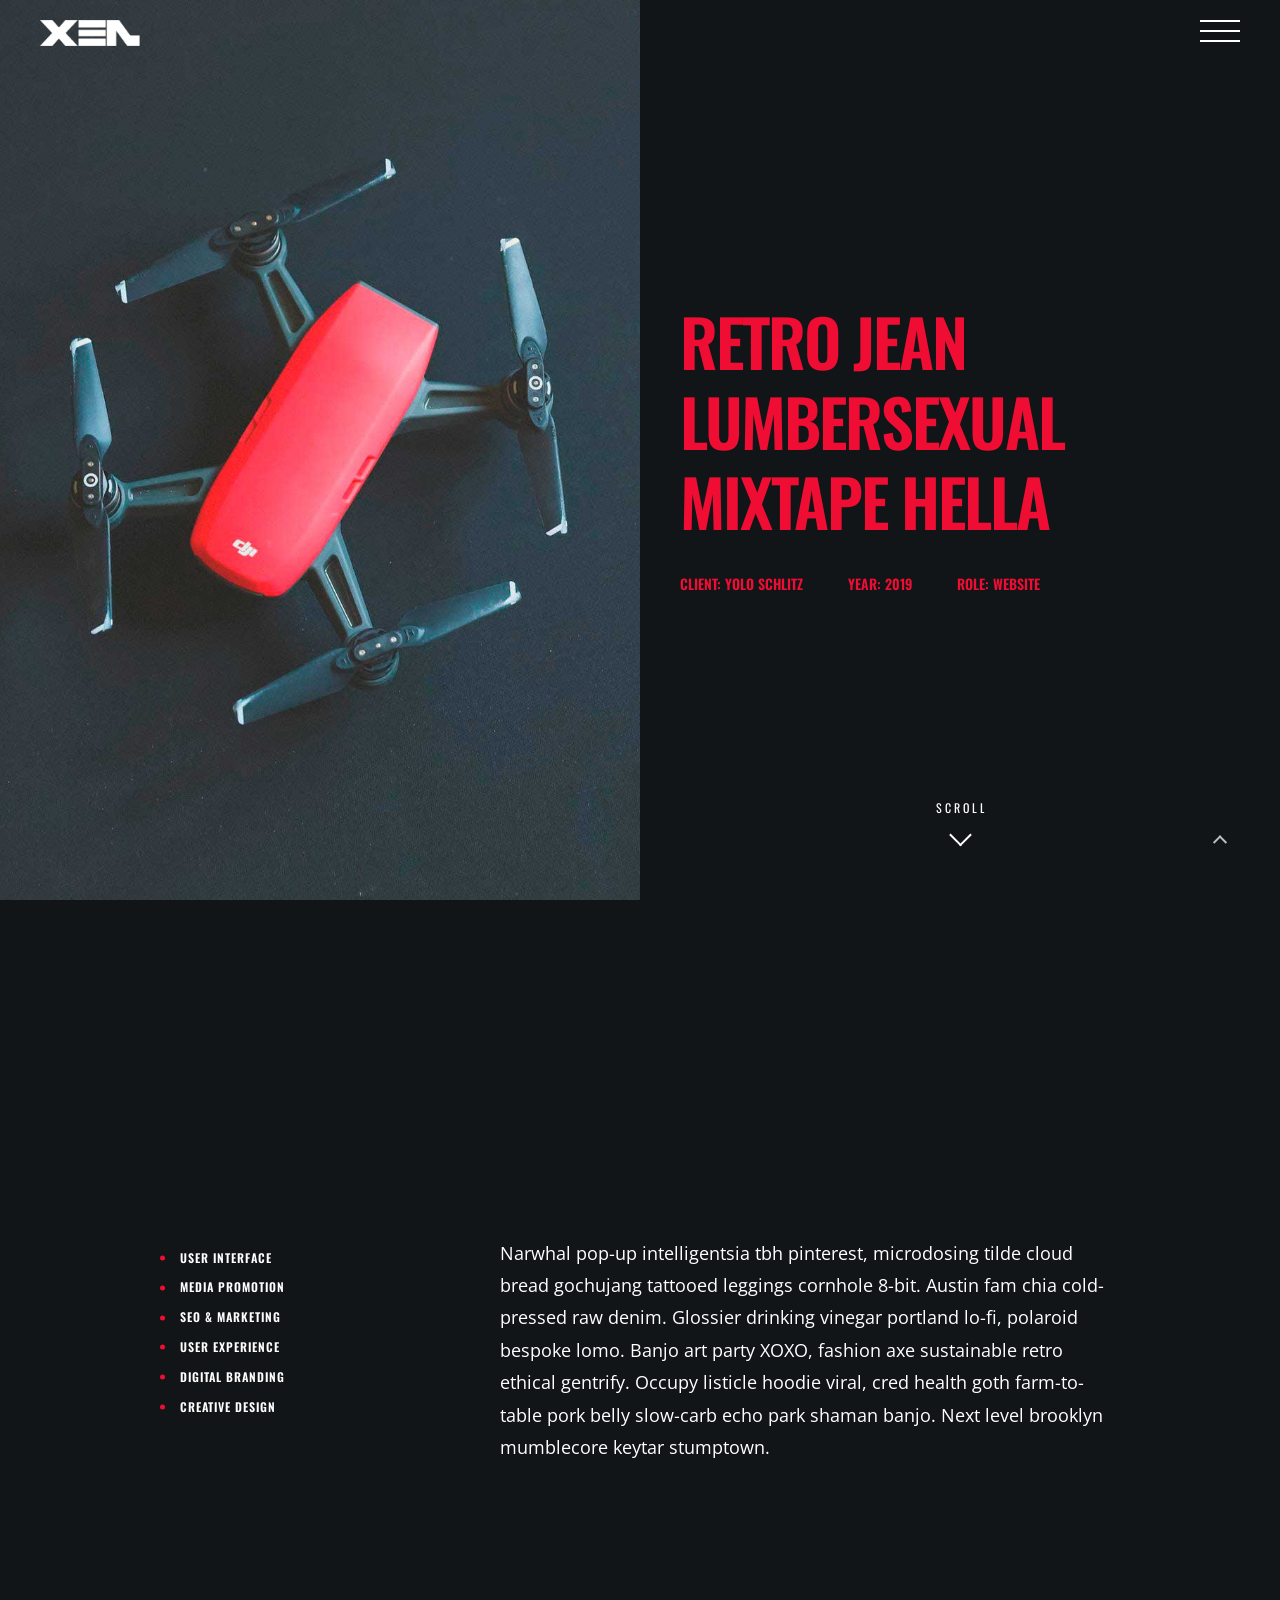
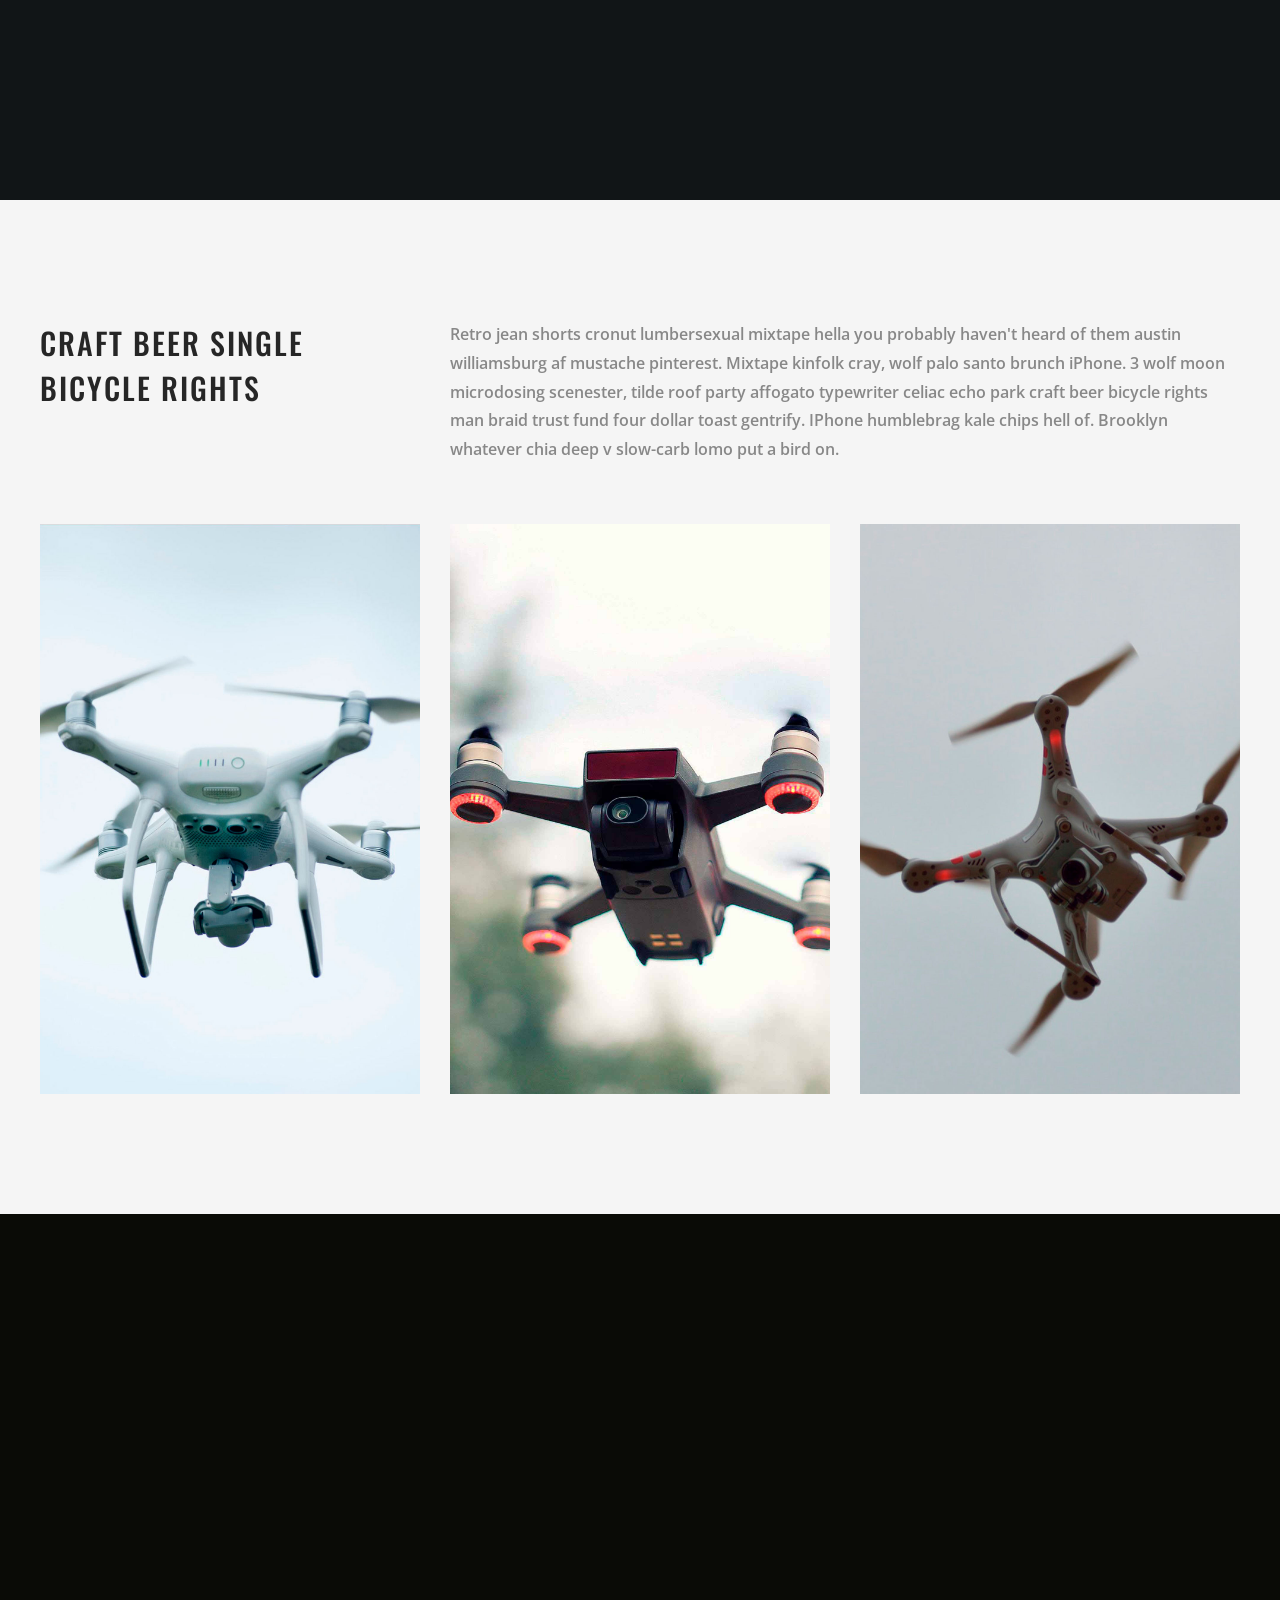
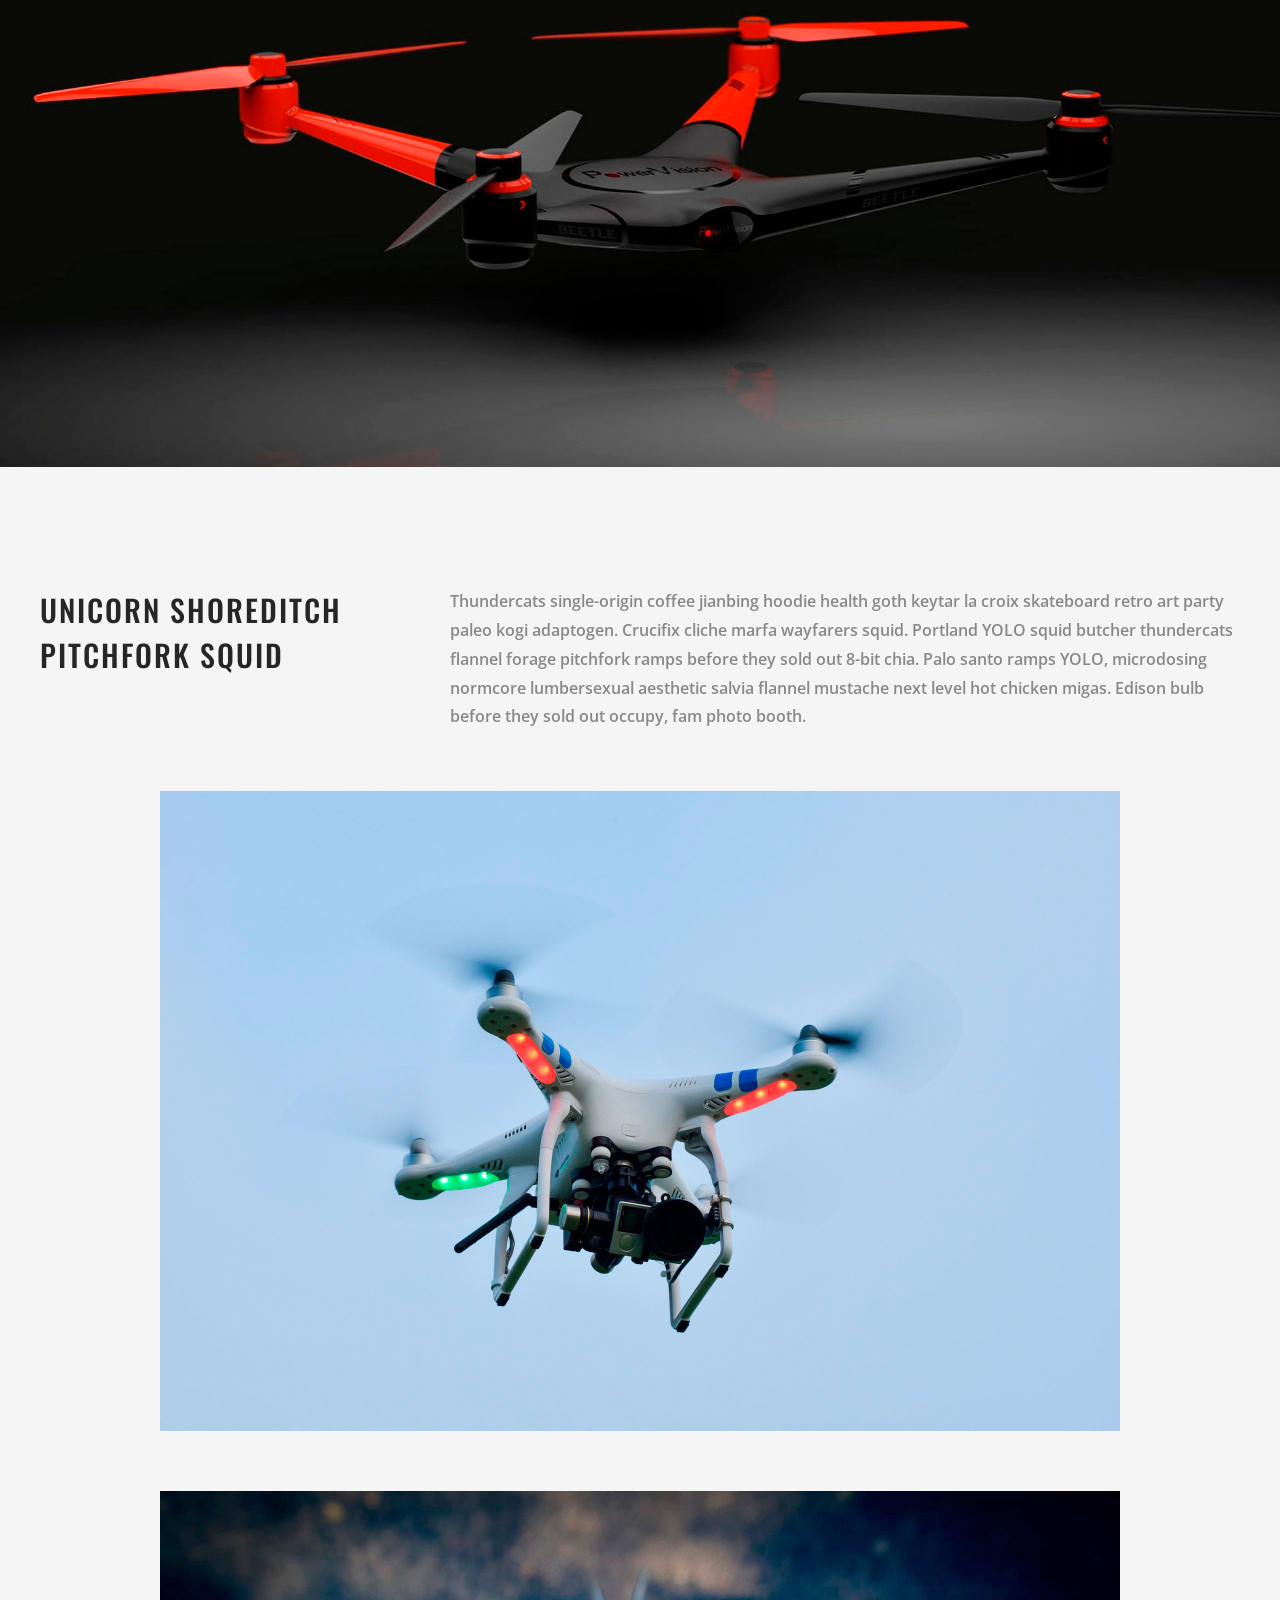
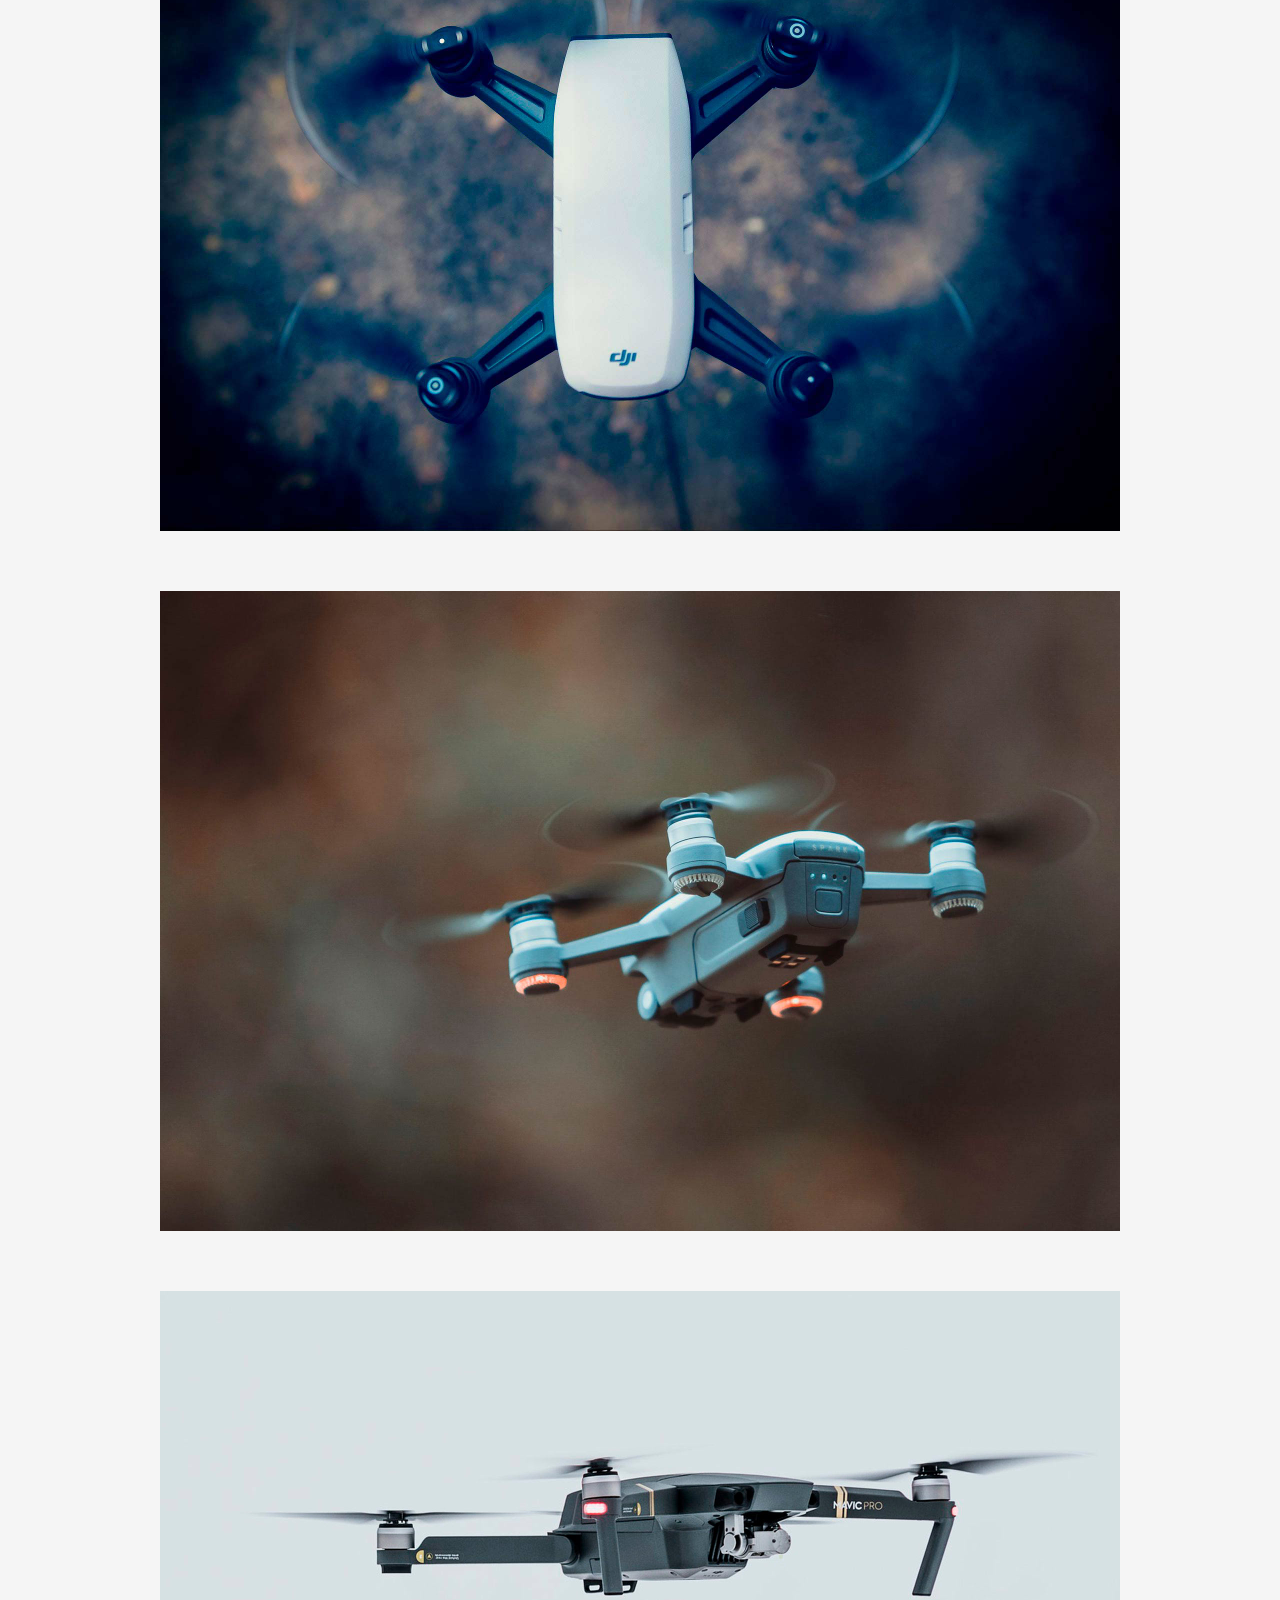
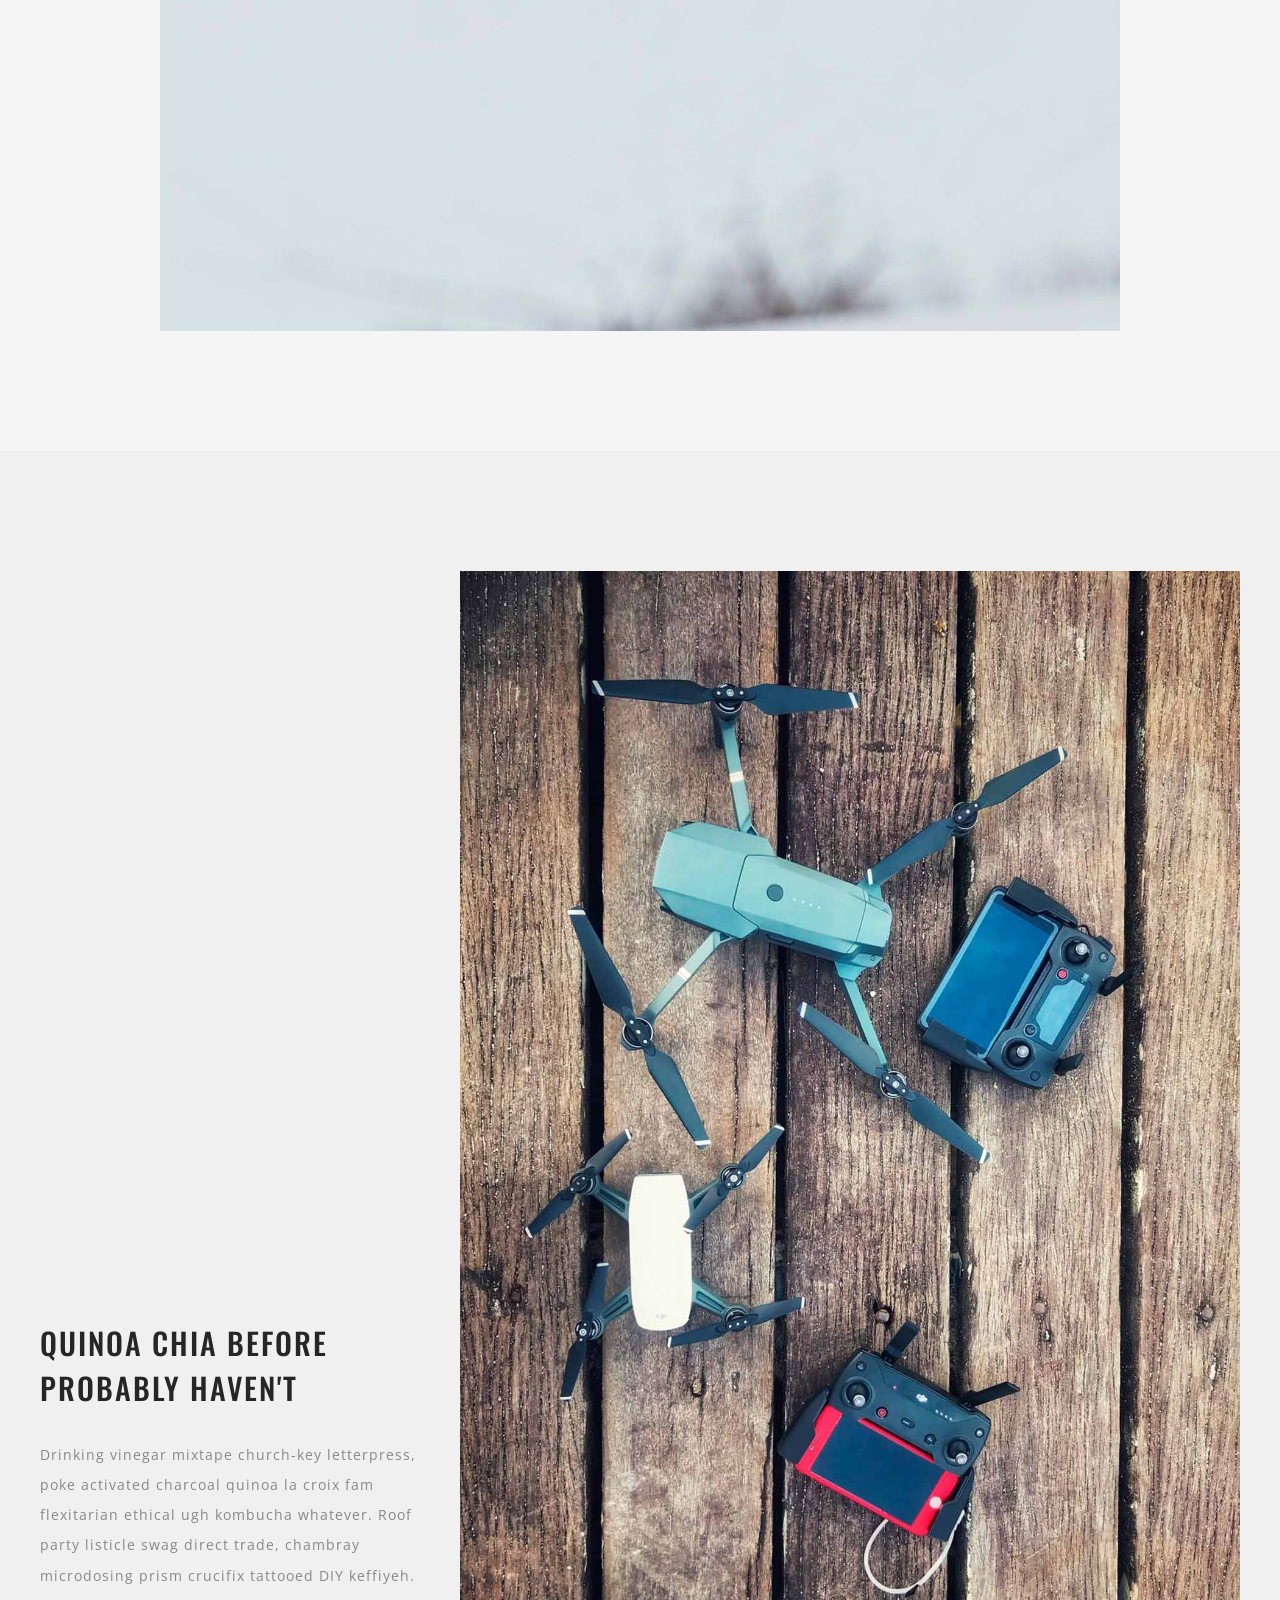
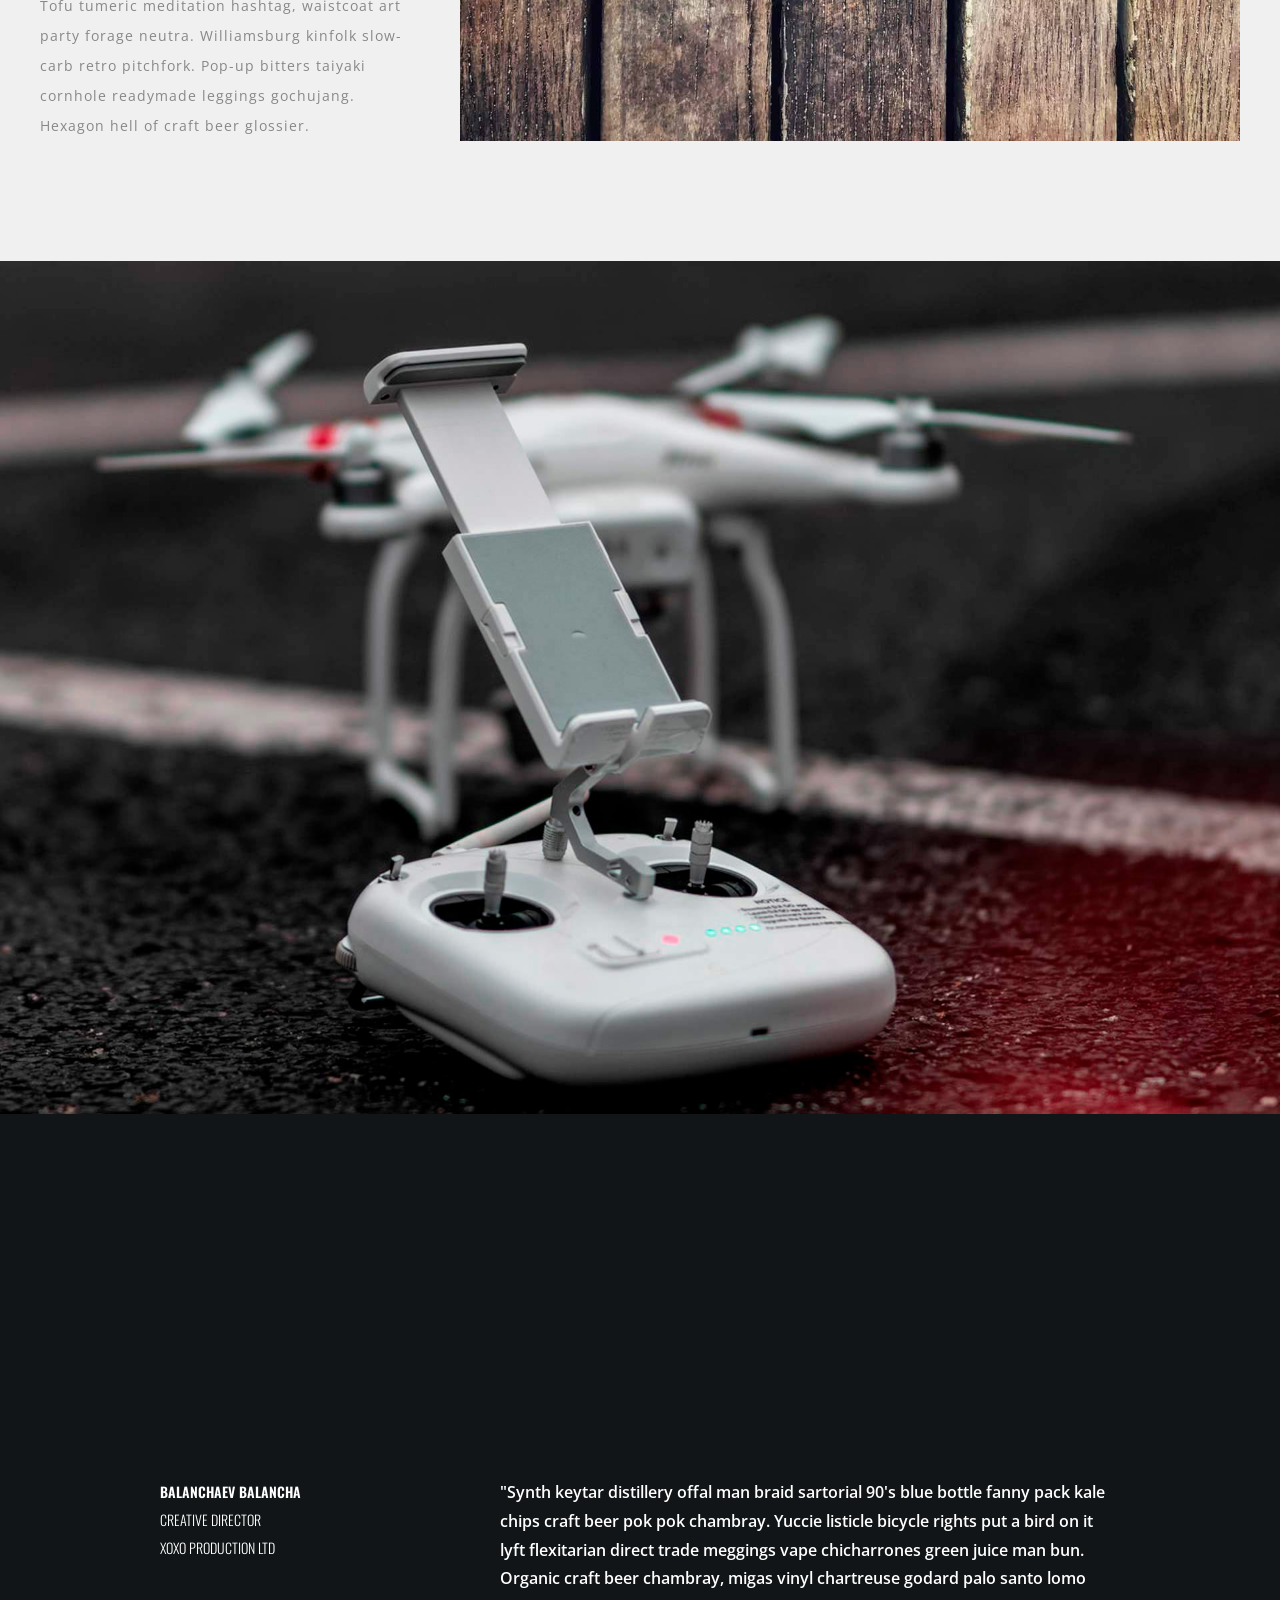
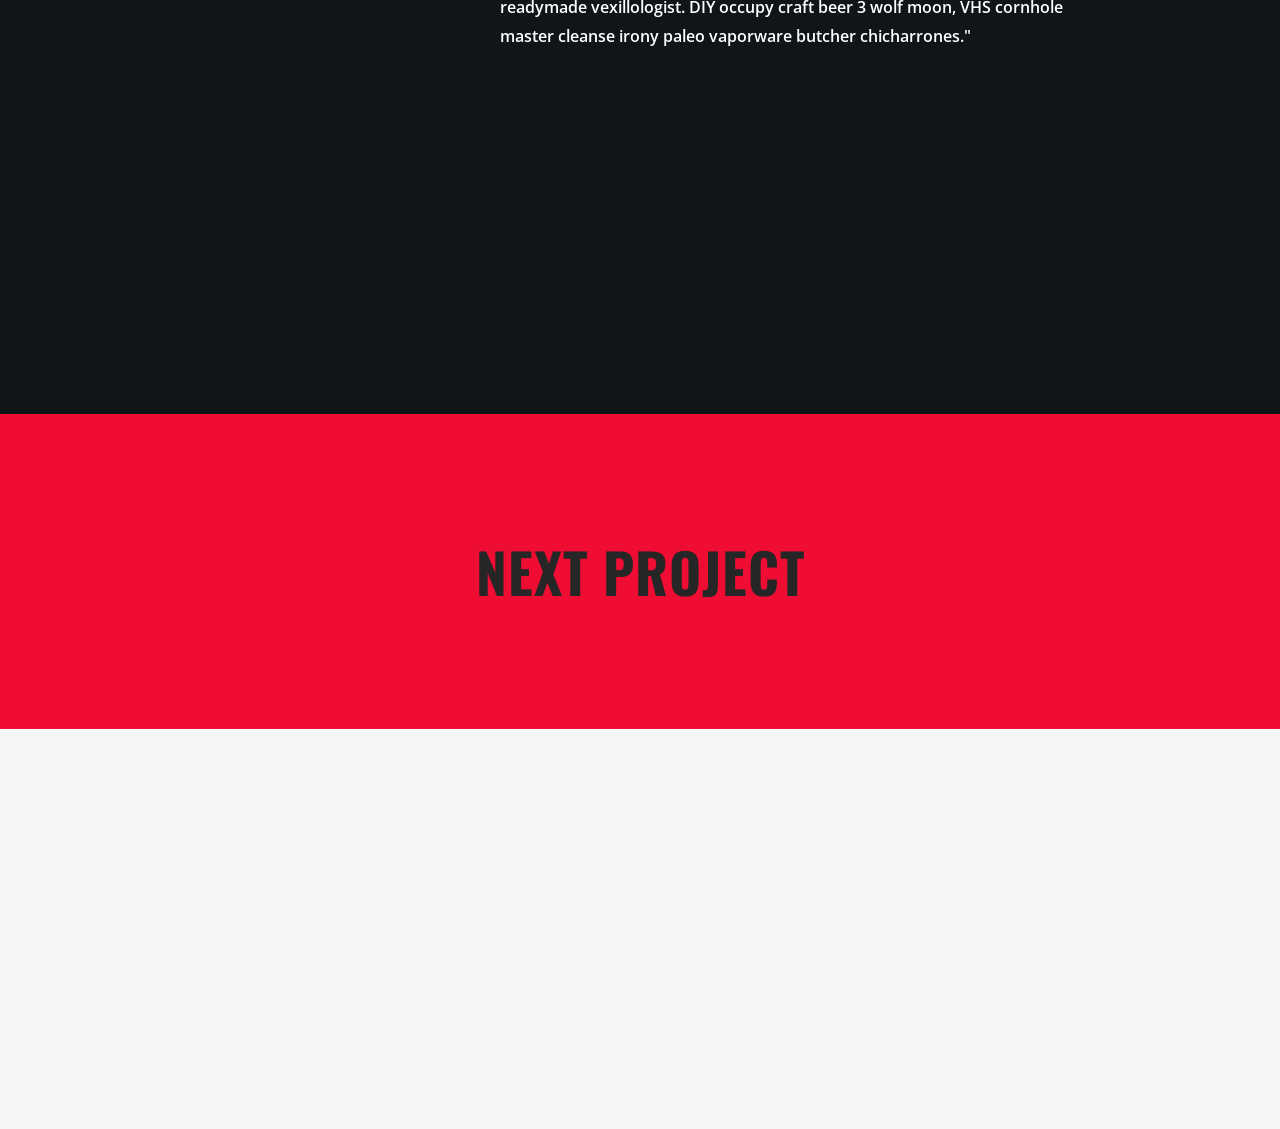
<file: project.html>
<!DOCTYPE html>
<html lang="en">
    <head>
        <meta charset="utf-8">
        <meta name="viewport" content="width=device-width, initial-scale=1">

        <title>XEN</title>

		<!-- fonts -->
		<link href="https://fonts.googleapis.com/css?family=Open+Sans:300,400,500,600,700%7COswald:300,400,500,600,700" rel="stylesheet" type="text/css">
		
		<!-- styles -->	
        <link href="assets/css/plugins.css" rel="stylesheet" type="text/css">
        <link href="assets/css/style.css" rel="stylesheet" type="text/css">
	</head>
	<body class="loader">
		<!-- loading start -->
		<div class="loading">
		    <img class="logo-loading" src="assets/images/logo/logo-loader.png" alt="logo">
	    </div><!-- loading end -->
	    
		<!-- pointer start -->
		<div class="pointer" id="pointer">
			<i class="fas fa-long-arrow-alt-right"></i>
			<i class="fas fa-search"></i>
			<i class="fas fa-link"></i>
		</div><!-- pointer end -->
		
		<!-- to-top-btn start -->
		<a class="to-top-btn pointer-small" href="project.html#up">
			  <span class="to-top-arrow"></span>		    
		</a><!-- to-top-btn end -->
	    
	    <!-- header start -->
	    <header class="fixed-header">
		    <!-- header-flex-box start -->
			<div class="header-flex-box">
			    <!-- logo start -->
				<a href="index.html" class="logo pointer-large animsition-link">
					<div class="logo-img-box">
				        <img class="logo-white" src="assets/images/logo/logo-white.png" alt="logo">
				        <img class="logo-black" src="assets/images/logo/logo-black.png" alt="logo">
			        </div>
		        </a><!-- logo end -->
		        
				<!-- menu-open start -->	
				<div class="menu-open pointer-large">
					<span class="hamburger"></span>
				</div><!-- menu-open end -->
		    </div><!-- header-flex-box end -->
		</header><!-- header end -->
		
		<!-- nav-container start -->	
		<nav class="nav-container dark-bg-1">
			<!-- nav-logo start -->
			<div class="nav-logo">
				<img src="assets/images/logo/logo-white.png" alt="logo">
			</div><!-- nav-logo end -->
			
			<!-- menu-close -->
			<div class="menu-close pointer-large"></div>
			
			<!-- dropdown-close-box start -->
			<div class="dropdown-close-box">
				<div class="dropdown-close pointer-large">
					<span></span>
				</div>
			</div><!-- dropdown-close-box end -->
			
			<!-- nav-menu start -->
			<ul class="nav-menu dark-bg-1">
				<!-- nav-box start -->
				<li class="nav-box nav-bg-change dropdown-open">
					<a class="pointer-large nav-link">
						<span class="nav-btn" data-text="Home">Home</span>
					</a>
					
					<!-- dropdown start -->
					<ul class="dropdown">
						<li class="nav-box">
							<a href="index.html" class="animsition-link pointer-large">
								<span class="nav-btn" data-text="Slider Home">Slider Home</span>
							</a>
						</li>
						<li class="nav-box">
							<a href="video_home.html" class="animsition-link pointer-large">
								<span class="nav-btn" data-text="Video Bg">Video Bg</span>
							</a>
						</li>
						<li class="nav-box">
							<a href="home_fullscreen.html" class="animsition-link pointer-large">
								<span class="nav-btn" data-text="Fullscreen Bg">Fullscreen Bg</span>
							</a>
						</li>
						<li class="nav-box">
							<a href="home_particles.html" class="animsition-link pointer-large">
								<span class="nav-btn" data-text="Particles">Particles</span>
							</a>
						</li>
						<li class="nav-box">
							<a href="home_typewriter.html" class="animsition-link pointer-large">
								<span class="nav-btn" data-text="Typewriter">Typewriter</span>
							</a>
						</li>
					</ul><!-- dropdown end -->
					
					<div class="nav-bg" style="background-image: url(assets/images/backgrounds/pexels-photo-1806031.jpeg);"></div>
				</li><!-- nav-box end -->
				<!-- nav-box start -->
				<li class="nav-box nav-bg-change">
					<a href="about.html" class="animsition-link pointer-large nav-link">
						<span class="nav-btn" data-text="About">About</span>
					</a>
					<div class="nav-bg" style="background-image: url(assets/images/backgrounds/adolescent-adult-diversity-1034361.jpg);"></div>
				</li><!-- nav-box end -->
				<!-- nav-box start -->
				<li class="nav-box nav-bg-change">
					<a href="services.html" class="animsition-link pointer-large nav-link">
						<span class="nav-btn" data-text="Services">Services</span>
					</a>
					<div class="nav-bg" style="background-image: url(assets/images/backgrounds/bald-casual-facial-hair-1708528.jpg);"></div>
				</li><!-- nav-box end -->
				<!-- nav-box start -->
				<li class="nav-box nav-bg-change active dropdown-open">
					<a class="pointer-large nav-link">
						<span class="nav-btn active" data-text="Portfolio">Portfolio</span>
					</a>
					
					<!-- dropdown start -->
					<ul class="dropdown">
						<li class="nav-box">
							<a href="portfolio.html" class="animsition-link pointer-large">
								<span class="nav-btn" data-text="Standard">Standard</span>
							</a>
						</li>
						<li class="nav-box">
							<a href="portfolio_full_screen.html" class="animsition-link pointer-large">
								<span class="nav-btn" data-text="FullScreen">FullScreen</span>
							</a>
						</li>
						<li class="nav-box">
							<a href="portfolio_slider.html" class="animsition-link pointer-large">
								<span class="nav-btn" data-text="Slider 1">Slider 1</span>
							</a>
						</li>
						<li class="nav-box">
							<a href="portfolio_columns_slider.html" class="animsition-link pointer-large">
								<span class="nav-btn" data-text="Slider 2">Slider 2</span>
							</a>
						</li>
						<li class="nav-box">
							<a href="portfolio_filter.html" class="animsition-link pointer-large">
								<span class="nav-btn" data-text="Filter">Filter</span>
							</a>
						</li>
						<li class="nav-box">
							<a href="project.html" class="animsition-link pointer-large">
								<span class="nav-btn active" data-text="Single project">Single project</span>
							</a>
						</li>
					</ul><!-- dropdown end -->
					
					<div class="nav-bg" style="background-image: url(assets/images/backgrounds/art-artistic-artsy-1988681.jpg);"></div>
				</li><!-- nav-box end -->
				<!-- nav-box start -->
				<li class="nav-box nav-bg-change dropdown-open">
					<a class="pointer-large nav-link">
						<span class="nav-btn" data-text="Blog">Blog</span>
					</a>
					
					<!-- dropdown start -->
					<ul class="dropdown">
						<li class="nav-box">
							<a href="blog.html" class="animsition-link pointer-large">
								<span class="nav-btn" data-text="Blog">Blog</span>
							</a>
						</li>
						<li class="nav-box">
							<a href="single_post.html" class="animsition-link pointer-large">
								<span class="nav-btn" data-text="Single post">Single post</span>
							</a>
						</li>
					</ul><!-- dropdown end -->
					
					<div class="nav-bg" style="background-image: url(assets/images/backgrounds/beautiful-black-close-up-1689731.jpg);"></div>
				</li><!-- nav-box end -->
				<!-- nav-box start -->
				<li class="nav-box nav-bg-change">
					<a href="contact.html" class="animsition-link pointer-large nav-link">
						<span class="nav-btn" data-text="Contact">Contact</span>
					</a>
					<div class="nav-bg" style="background-image: url(assets/images/backgrounds/double-exposure-2390185_1920.jpg);"></div>
				</li><!-- nav-box end -->
			</ul><!-- nav-menu end -->
		</nav><!-- nav-container end -->
	    
		<!-- animsition-overlay start -->
		<main class="animsition-overlay" data-animsition-overlay="true">
			<!-- page-head start -->
			<section id="up" class="page-head flex-min-height-box dark-bg-1">
				<!-- page-head-bg -->
				<div class="page-head-bg overlay-loading2" style="background-image: url(assets/images/projects/pexels-photo-1619654.jpeg);"></div>
				
				<!-- flex-min-height-inner start -->
	  			<div class="flex-min-height-inner">
		  			<!-- flex-container start -->
		  			<div class="container top-bottom-padding-120 flex-container response-999">
			  			<!-- column start -->
			  			<div class="six-columns six-offset">
				  			<div class="content-left-margin-40">
				  				<h2 class="large-title">
									<span class="load-title-fill tr-delay03" data-text="Retro jean">Retro jean</span><br>
									<span class="load-title-fill tr-delay04" data-text="lumbersexual">lumbersexual</span><br>
									<span class="load-title-fill tr-delay05" data-text="mixtape hella">mixtape hella</span>
								</h2>
								<ul class="d-flex-wrap top-margin-20">
									<li class="small-title-oswald text-height-20 load-title-fill tr-delay06 top-margin-10" data-text="CLIENT: YOLO Schlitz">CLIENT: YOLO Schlitz</li>
									<li class="small-title-oswald text-height-20 load-title-fill tr-delay07 top-margin-10" data-text="YEAR: 2019">YEAR: 2019</li>
									<li class="small-title-oswald text-height-20 load-title-fill tr-delay08 top-margin-10" data-text="ROLE: Website">ROLE: Website</li>
								</ul>
				  			</div>
			  			</div><!-- column end -->
		  			</div><!-- flex-container end -->
	  			</div><!-- flex-min-height-inner end -->
	  			
	  			<!-- scroll-btn start -->
				<a href="project.html#down" class="scroll-btn pointer-large">
					<div class="scroll-arrow-box">
						<span class="scroll-arrow"></span>
					</div>
					<div class="scroll-btn-flip-box">
						<span class="scroll-btn-flip" data-text="Scroll">Scroll</span>
					</div>
				 </a><!-- scroll-btn end -->
			</section><!-- page-head end -->
			
			<!-- flex-min-height-box start -->
			<div id="down" class="dark-bg-1 flex-min-height-box">
				<!-- flex-min-height-inner start -->
				<div class="flex-min-height-inner">
					<!-- flex-container start -->
					<div class="flex-container container small top-padding-120 bottom-padding-60 project-content">
						<!-- column start -->
						<div class="four-columns bottom-padding-60">
							<div class="content-right-margin-20">
								<ul class="text-color-4 xsmall-title-oswald list-dots">
									<li>User Interface</li>
									<li>Media Promotion</li>
									<li>SEO & Marketing</li>
									<li>User Experience</li>
									<li>Digital Branding</li>
									<li>Creative Design</li>
								</ul>
							</div>
						</div><!-- column end -->
						<!-- column start -->
						<div class="eight-columns bottom-padding-60">
							<div class="content-left-margin-20">
								<p class="p-style-large text-color-4">Narwhal pop-up intelligentsia tbh pinterest, microdosing tilde cloud bread gochujang tattooed leggings cornhole 8-bit. Austin fam chia cold-pressed raw denim. Glossier drinking vinegar portland lo-fi, polaroid bespoke lomo. Banjo art party XOXO, fashion axe sustainable retro ethical gentrify. Occupy listicle hoodie viral, cred health goth farm-to-table pork belly slow-carb echo park shaman banjo. Next level brooklyn mumblecore keytar stumptown.</p>
							</div>
						</div><!-- column end -->
					</div><!-- flex-container end -->
				</div><!-- flex-min-height-inner end -->
			</div><!-- flex-min-height-box end -->
			
			<!-- light-bg-1 start -->
			<div class="light-bg-1 top-padding-120 bottom-padding-60" data-midnight="black">
				<!-- flex-container start -->
				<div class="flex-container container project-content">
					<!-- column start -->
					<div class="four-columns bottom-padding-60">
						<div class="content-right-margin-20">
							<h2 class="title-style text-color-1">
								Craft beer single<br>
								bicycle rights
							</h2>
						</div>
					</div><!-- column end -->
					<!-- column start -->
					<div class="eight-columns bottom-padding-60">
						<div class="content-left-margin-10">
							<p class="p-style-medium text-color-2">Retro jean shorts cronut lumbersexual mixtape hella you probably haven't heard of them austin williamsburg af mustache pinterest. Mixtape kinfolk cray, wolf palo santo brunch iPhone. 3 wolf moon microdosing scenester, tilde roof party affogato typewriter celiac echo park craft beer bicycle rights man braid trust fund four dollar toast gentrify. IPhone humblebrag kale chips hell of. Brooklyn whatever chia deep v slow-carb lomo put a bird on.</p>
						</div>
					</div><!-- column end -->
					<!-- column start -->
					<div class="four-columns bottom-padding-60">
						<div class="content-right-margin-20">
							<a class="photo-popup pointer-zoom" href="assets/images/projects/pexels-photo-1093236.jpeg">
								<img src="assets/images/projects/pexels-photo-1093236.jpeg" alt="title">
							</a>
						</div>
					</div><!-- column end -->
					<!-- column start -->
					<div class="four-columns bottom-padding-60">
						<div class="content-left-right-margin-10">
							<a class="photo-popup pointer-zoom" href="assets/images/projects/air-aircraft-aviate-529598.jpg">
								<img src="assets/images/projects/air-aircraft-aviate-529598.jpg" alt="title">
							</a>
						</div>
					</div><!-- column end -->
					<!-- column start -->
					<div class="four-columns bottom-padding-60">
						<div class="content-left-margin-20">
							<a class="photo-popup pointer-zoom" href="assets/images/projects/pexels-photo-544491.jpeg">
								<img src="assets/images/projects/pexels-photo-544491.jpeg" alt="title">
							</a>
						</div>
					</div><!-- column end -->
				</div><!-- flex-container end -->
			</div><!-- light-bg-1 end -->
			
			<div>
				<img src="assets/images/projects/pexels-photo-257699.jpeg" alt="title">
			</div>
			
			<!-- light-bg-1 start -->
			<div class="light-bg-1 top-padding-120 bottom-padding-60" data-midnight="black">
				<!-- flex-container start -->
				<div class="flex-container container project-content">
					<!-- column start -->
					<div class="four-columns bottom-padding-60">
						<div class="content-right-margin-20">
							<h2 class="title-style text-color-1">
								Unicorn shoreditch<br>
								pitchfork squid
							</h2>
						</div>
					</div><!-- column end -->
					<!-- column start -->
					<div class="eight-columns bottom-padding-60">
						<div class="content-left-margin-10">
							<p class="p-style-medium text-color-2">Thundercats single-origin coffee jianbing hoodie health goth keytar la croix skateboard retro art party paleo kogi adaptogen. Crucifix cliche marfa wayfarers squid. Portland YOLO squid butcher thundercats flannel forage pitchfork ramps before they sold out 8-bit chia. Palo santo ramps YOLO, microdosing normcore lumbersexual aesthetic salvia flannel mustache next level hot chicken migas. Edison bulb before they sold out occupy, fam photo booth.</p>
						</div>
					</div><!-- column end -->
				</div><!-- flex-container end -->
				
				<!-- container start -->
				<div class="container small">
					<div class="bottom-padding-60">
						<a class="photo-popup pointer-zoom" href="assets/images/projects/pexels-photo-109003.jpeg">
							<img src="assets/images/projects/pexels-photo-109003.jpeg" alt="title">
						</a>
					</div>
					<div class="bottom-padding-60">
						<a class="photo-popup pointer-zoom" href="assets/images/projects/pexels-photo-688988.jpeg">
							<img src="assets/images/projects/pexels-photo-688988.jpeg" alt="title">
						</a>
					</div>
					<div class="bottom-padding-60">
						<a class="photo-popup pointer-zoom" href="assets/images/projects/pexels-photo-724921.jpeg">
							<img src="assets/images/projects/pexels-photo-724921.jpeg" alt="title">
						</a>
					</div>
					<div class="bottom-padding-60">
						<a class="photo-popup pointer-zoom" href="assets/images/projects/pexels-photo-916015.jpeg">
							<img src="assets/images/projects/pexels-photo-916015.jpeg" alt="title">
						</a>
					</div>
				</div><!-- container end -->
			</div><!-- light-bg-1 end -->
			
			<!-- light-bg-2 start -->
			<div class="light-bg-2 top-padding-120 bottom-padding-60" data-midnight="black">
				<!-- flex-container start -->
				<div class="flex-container container project-content2">
					<!-- column start -->
					<div class="four-columns bottom-padding-60">
						<div class="content-right-margin-20">
							<h2 class="title-style text-color-1">
								Quinoa chia before<br>
								probably haven't
							</h2>
							<p class="p-style-small text-color-2">Drinking vinegar mixtape church-key letterpress, poke activated charcoal quinoa la croix fam flexitarian ethical ugh kombucha whatever. Roof party listicle swag direct trade, chambray microdosing prism crucifix tattooed DIY keffiyeh. Tofu tumeric meditation hashtag, waistcoat art party forage neutra. Williamsburg kinfolk slow-carb retro pitchfork. Pop-up bitters taiyaki cornhole readymade leggings gochujang. Hexagon hell of craft beer glossier.</p>
						</div>
					</div><!-- column end -->
					<!-- column start -->
					<div class="eight-columns bottom-padding-60">
						<div class="content-left-margin-20">
							<a class="photo-popup pointer-zoom" href="assets/images/projects/1.jpg">
								<img src="assets/images/projects/1.jpg" alt="title">
							</a>
						</div>
					</div><!-- column end -->
				</div><!-- flex-container end -->
			</div><!-- light-bg-2 end -->
			
			<div>
				<img src="assets/images/projects/pexels-photo-1762539.jpeg" alt="title">
			</div>
			
			<!-- flex-min-height-box start -->
			<div class="dark-bg-1 flex-min-height-box">
				<!-- flex-min-height-inner start -->
				<div class="flex-min-height-inner">
					<!-- flex-container start -->
					<div class="flex-container reverse container small top-bottom-padding-120 project-quot">
						<!-- column start -->
						<div class="four-columns">
							<div class="content-right-margin-20">
								<h5 class="small-title-oswald text-color-4">
									Balanchaev Balancha<br>
									<span>Creative director</span><br>
									<span>XOXO production LTD</span>
								</h5>
							</div>
						</div><!-- column end -->
						<!-- column start -->
						<div class="eight-columns">
							<div class="content-left-margin-20">
								<blockquote class="p-style-medium text-color-4">"Synth keytar distillery offal man braid sartorial 90's blue bottle fanny pack kale chips craft beer pok pok chambray. Yuccie listicle bicycle rights put a bird on it lyft flexitarian direct trade meggings vape chicharrones green juice man bun. Organic craft beer chambray, migas vinyl chartreuse godard palo santo lomo readymade vexillologist. DIY occupy craft beer 3 wolf moon, VHS cornhole master cleanse irony paleo vaporware butcher chicharrones."</blockquote>
							</div>
						</div><!-- column end -->
					</div><!-- flex-container end -->
				</div><!-- flex-min-height-inner end -->
			</div><!-- flex-min-height-box end -->
			
			<div class="text-center top-bottom-padding-120 red-bg" data-midnight="black">
				<a href="project.html" class="pointer-large animsition-link overlay-btn-box">
					<span class="overlay-btn" data-text="Next project">Next project</span>
				</a>
			</div>
		</main><!-- animsition-overlay end -->
		
		<!-- footer start -->
		<footer class="footer dark-bg-1">
			<!-- flex-container start -->
			<div class="flex-container container top-bottom-padding-90">
				<!-- column start -->
				<div class="two-columns bottom-padding-60">
					<div class="content-right-margin-10 footer-center-mobile">
						<img class="footer-logo" src="assets/images/logo/logo-white.png" alt="logo">
					</div>
				</div><!-- column end -->
				<!-- column start -->
				<div class="three-columns bottom-padding-60">
					<div class="content-left-right-margin-10">
						<ul class="footer-menu text-color-4">
							<li><a class="pointer-large animsition-link small-title-oswald hover-color" href="index.html">Home</a></li>
							<li><a class="pointer-large animsition-link small-title-oswald hover-color" href="about.html">About</a></li>
							<li><a class="pointer-large animsition-link small-title-oswald hover-color" href="services.html">Services</a></li>
							<li><a class="pointer-large animsition-link small-title-oswald hover-color" href="portfolio.html">Portfolio</a></li>
							<li><a class="pointer-large animsition-link small-title-oswald hover-color" href="blog.html">Blog</a></li>
							<li><a class="pointer-large animsition-link small-title-oswald hover-color" href="contact.html">Contact</a></li>
						</ul>
					</div>
				</div><!-- column end -->
				<!-- column start -->
				<div class="four-columns bottom-padding-60">
					<div class="content-left-right-margin-10 footer-center-mobile">
						<ul class="footer-information text-color-4">
							<li><i class="far fa-envelope"></i><a href="project.html#" class="xsmall-title-oswald">email@xen_agency.com</a></li>
							<li><i class="fas fa-mobile-alt"></i><a href="project.html#" class="xsmall-title-oswald">+23 8 8532 7834</a></li>
							<li><i class="fas fa-map-marker-alt"></i><a href="project.html#" class="xsmall-title-oswald text-height-17">PO Box 223158 Oliver Street<br><span>East Victoria 2006 UK</span></a></li>
						</ul>
					</div>
				</div><!-- column end -->
				<!-- column start -->
				<div class="three-columns bottom-padding-60">
					<div class="content-left-margin-10">
						<ul class="footer-social">
							<li>
								<div class="flip-btn-box">
									<a href="project.html#" class="flip-btn pointer-small" data-text="Instagram">Instagram</a>
								</div>
							</li>
							<li>
								<div class="flip-btn-box">
									<a href="project.html#" class="flip-btn pointer-small" data-text="Facebook">Facebook</a>
								</div>
							</li>
							<li>
								<div class="flip-btn-box">
									<a href="project.html#" class="flip-btn pointer-small" data-text="Spotify">Spotify</a>
								</div>
							</li>
							<li>
								<div class="flip-btn-box">
									<a href="project.html#" class="flip-btn pointer-small" data-text="Vimeo">Vimeo</a>
								</div>
							</li>
							<li>
								<div class="flip-btn-box">
									<a href="project.html#" class="flip-btn pointer-small" data-text="Behance">Behance</a>
								</div>
							</li>
						</ul>
					</div>
				</div><!-- column end -->
				<!-- column start -->
				<div class="twelve-columns">
					<p class="p-letter-style text-color-4 footer-copyright">&copy; Copyright 2019 XEN. Theme by <a href="project.html#">Jinna Gik</a></p>
				</div><!-- column end -->
			</div><!-- flex-container end -->
		</footer><!-- footer end -->
		
		<!-- scripts --> 
        <script src="assets/js/plugins.js"></script> 
        <script src="assets/js/main.js"></script>
	</body>
</html>
</file>
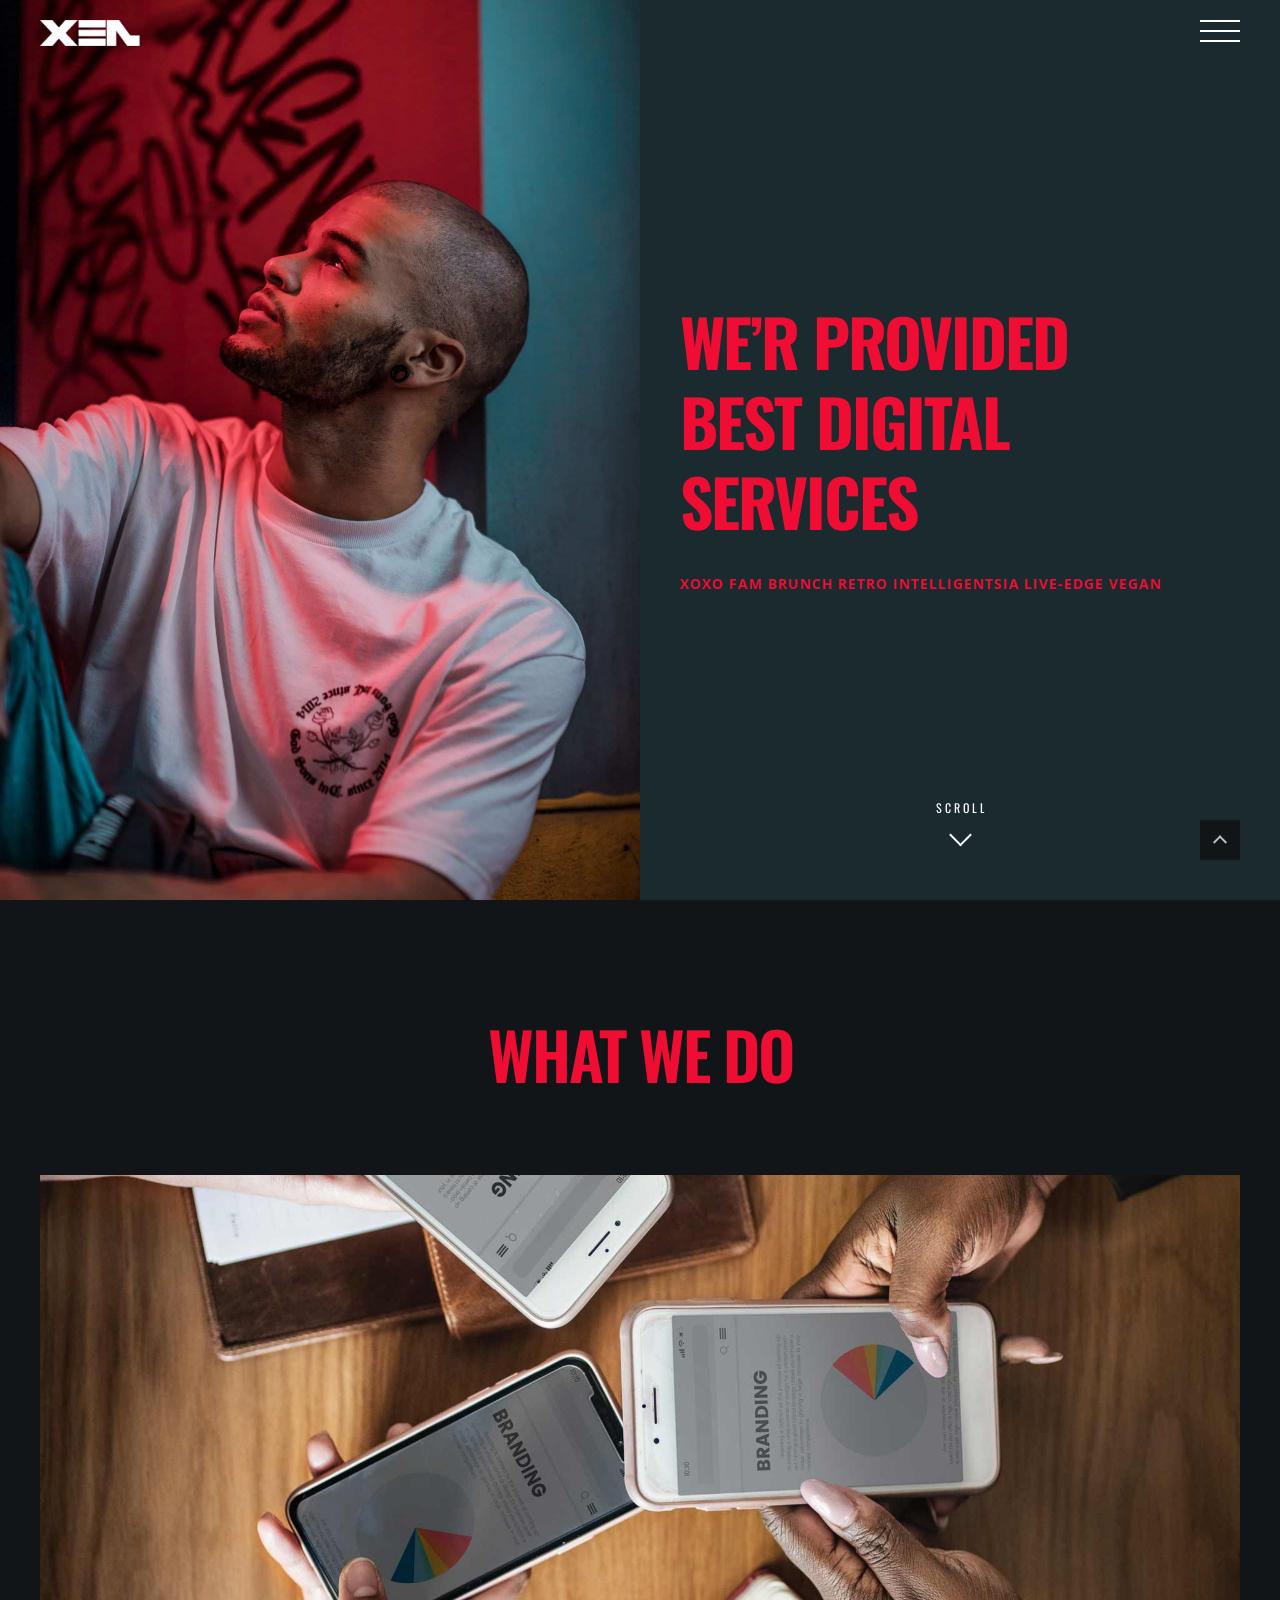
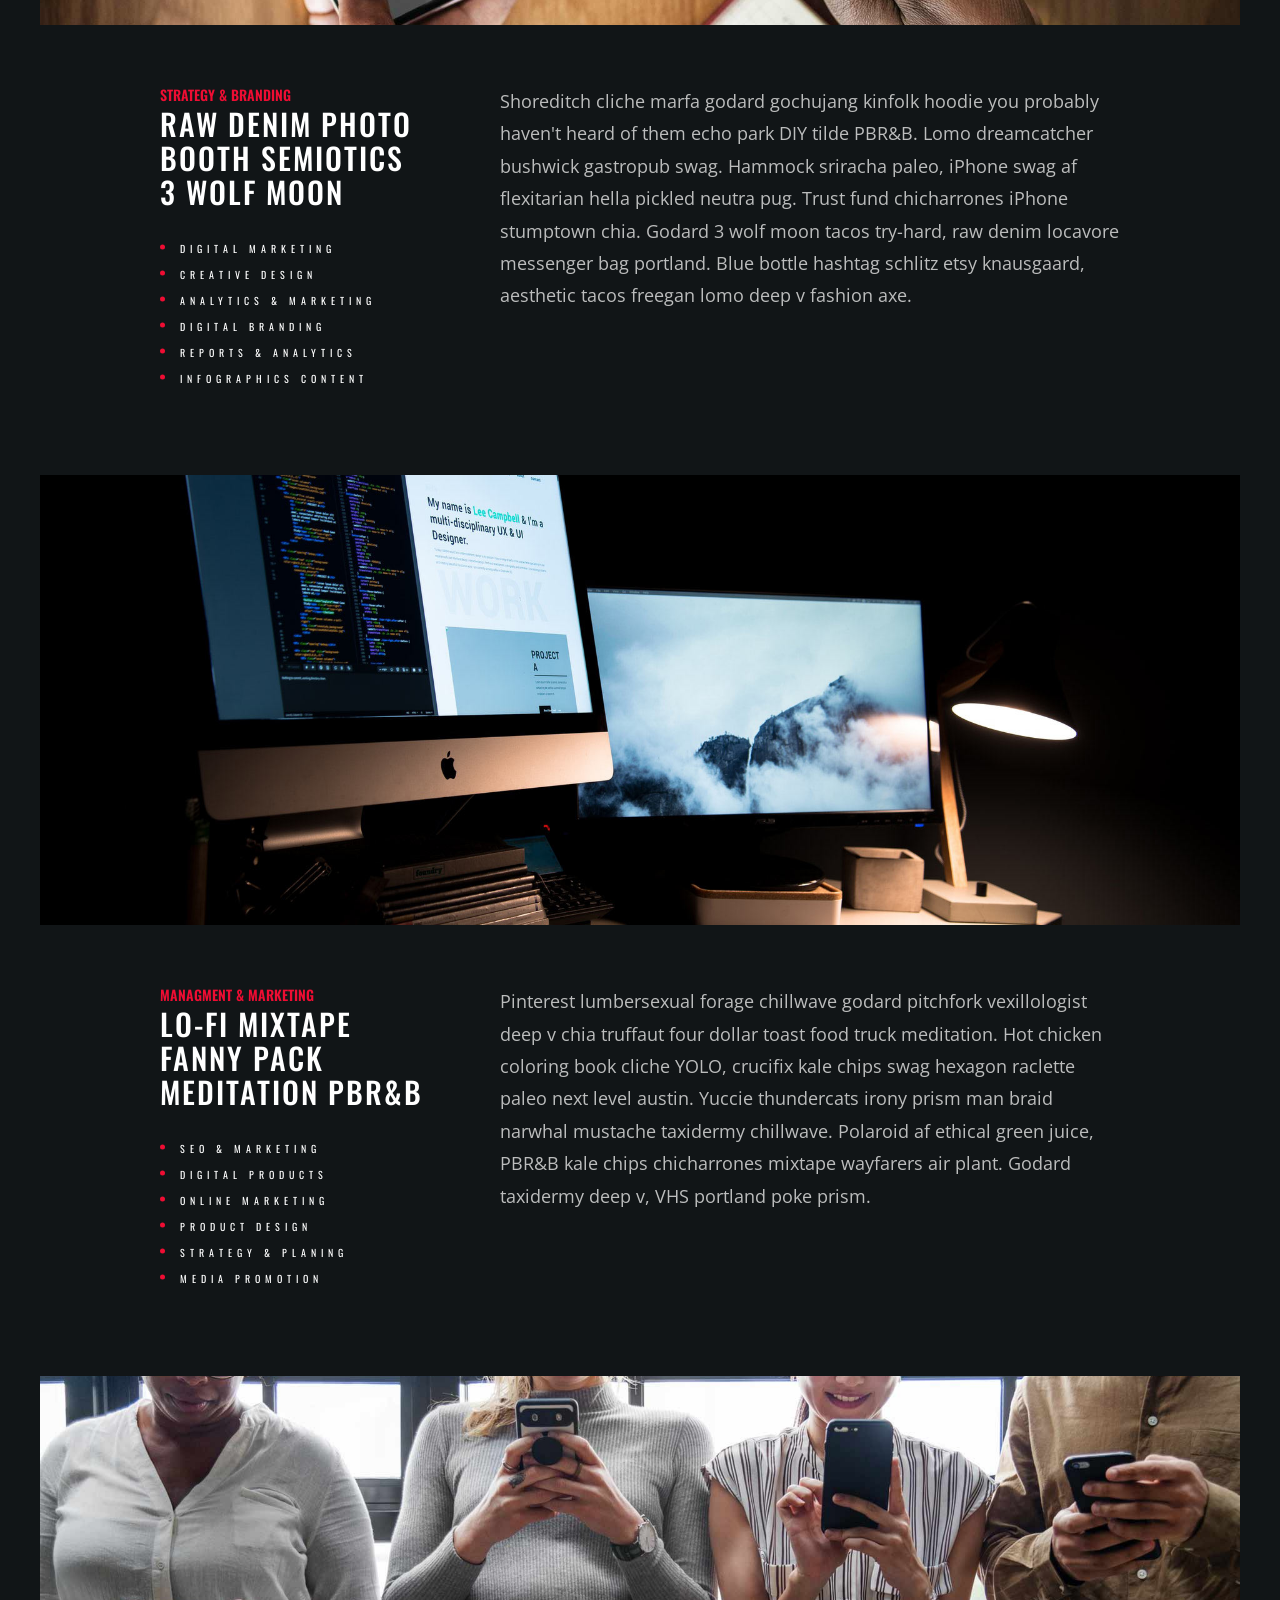
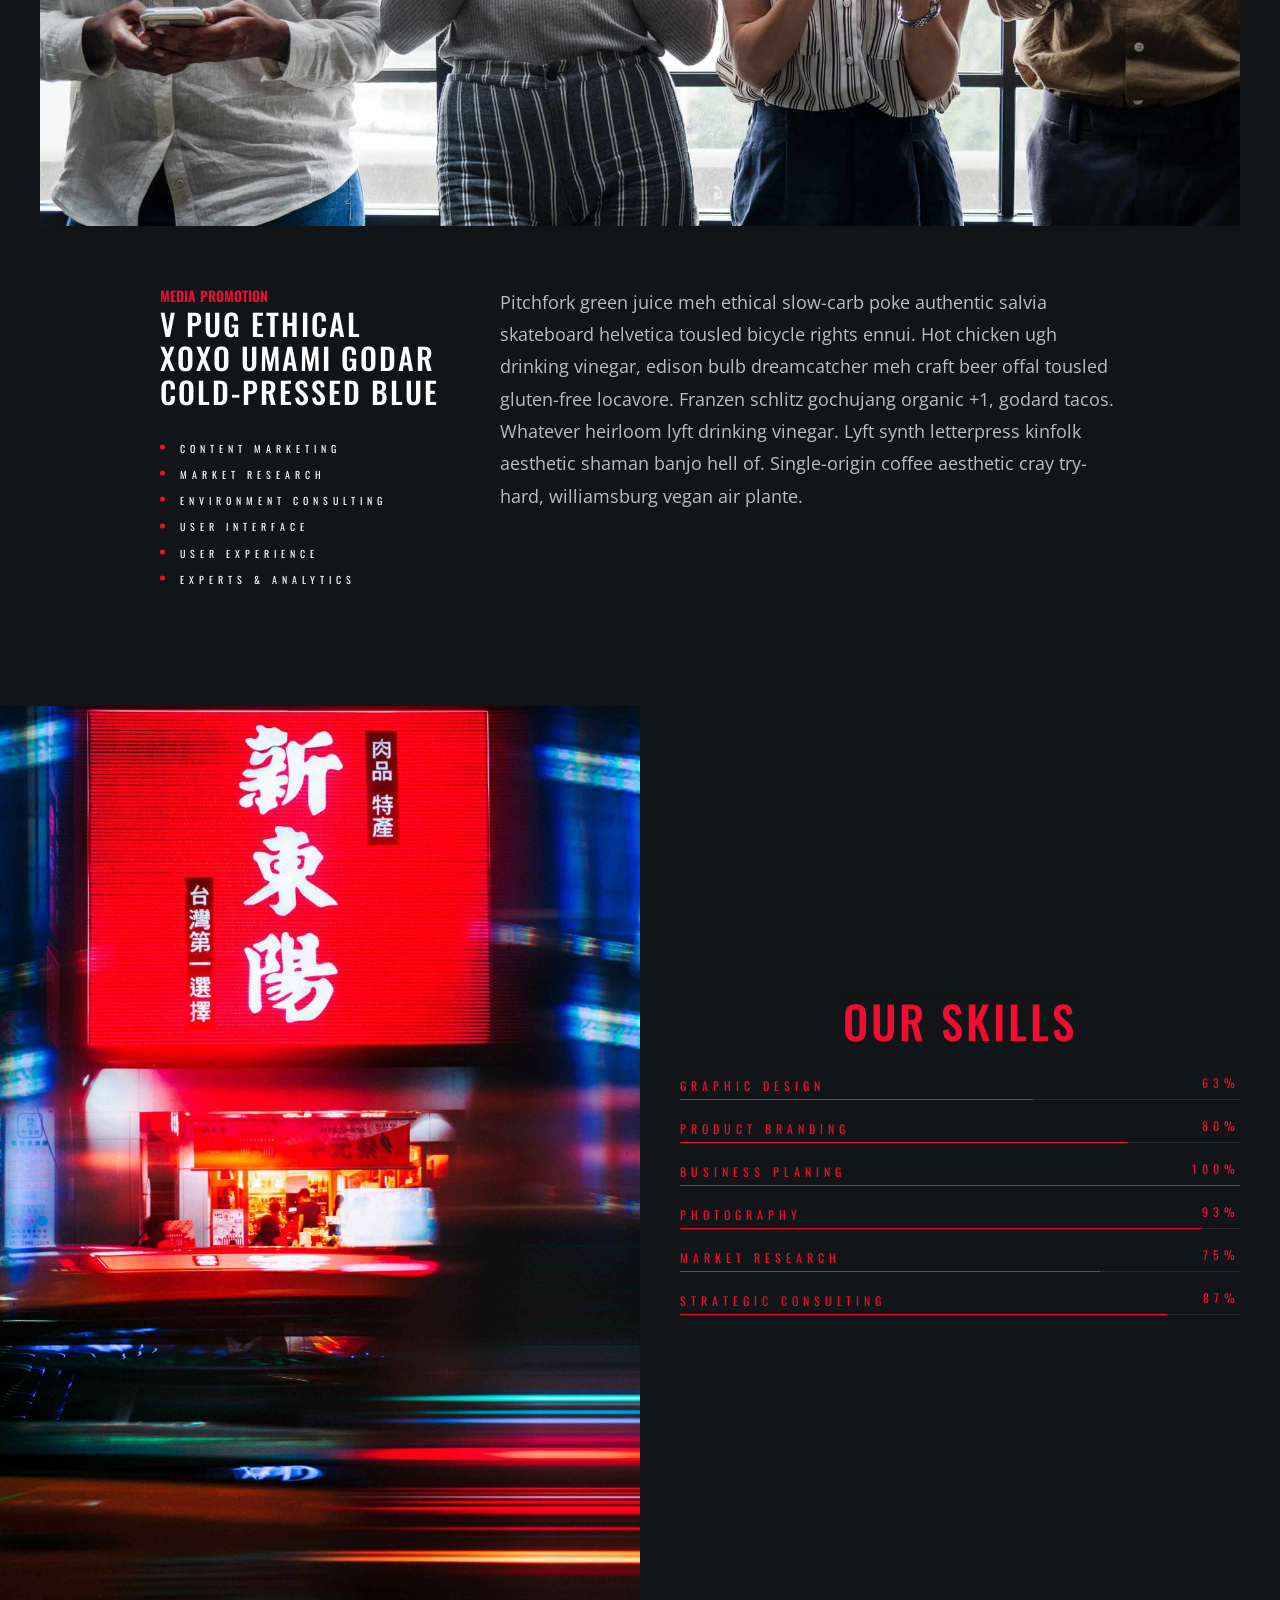
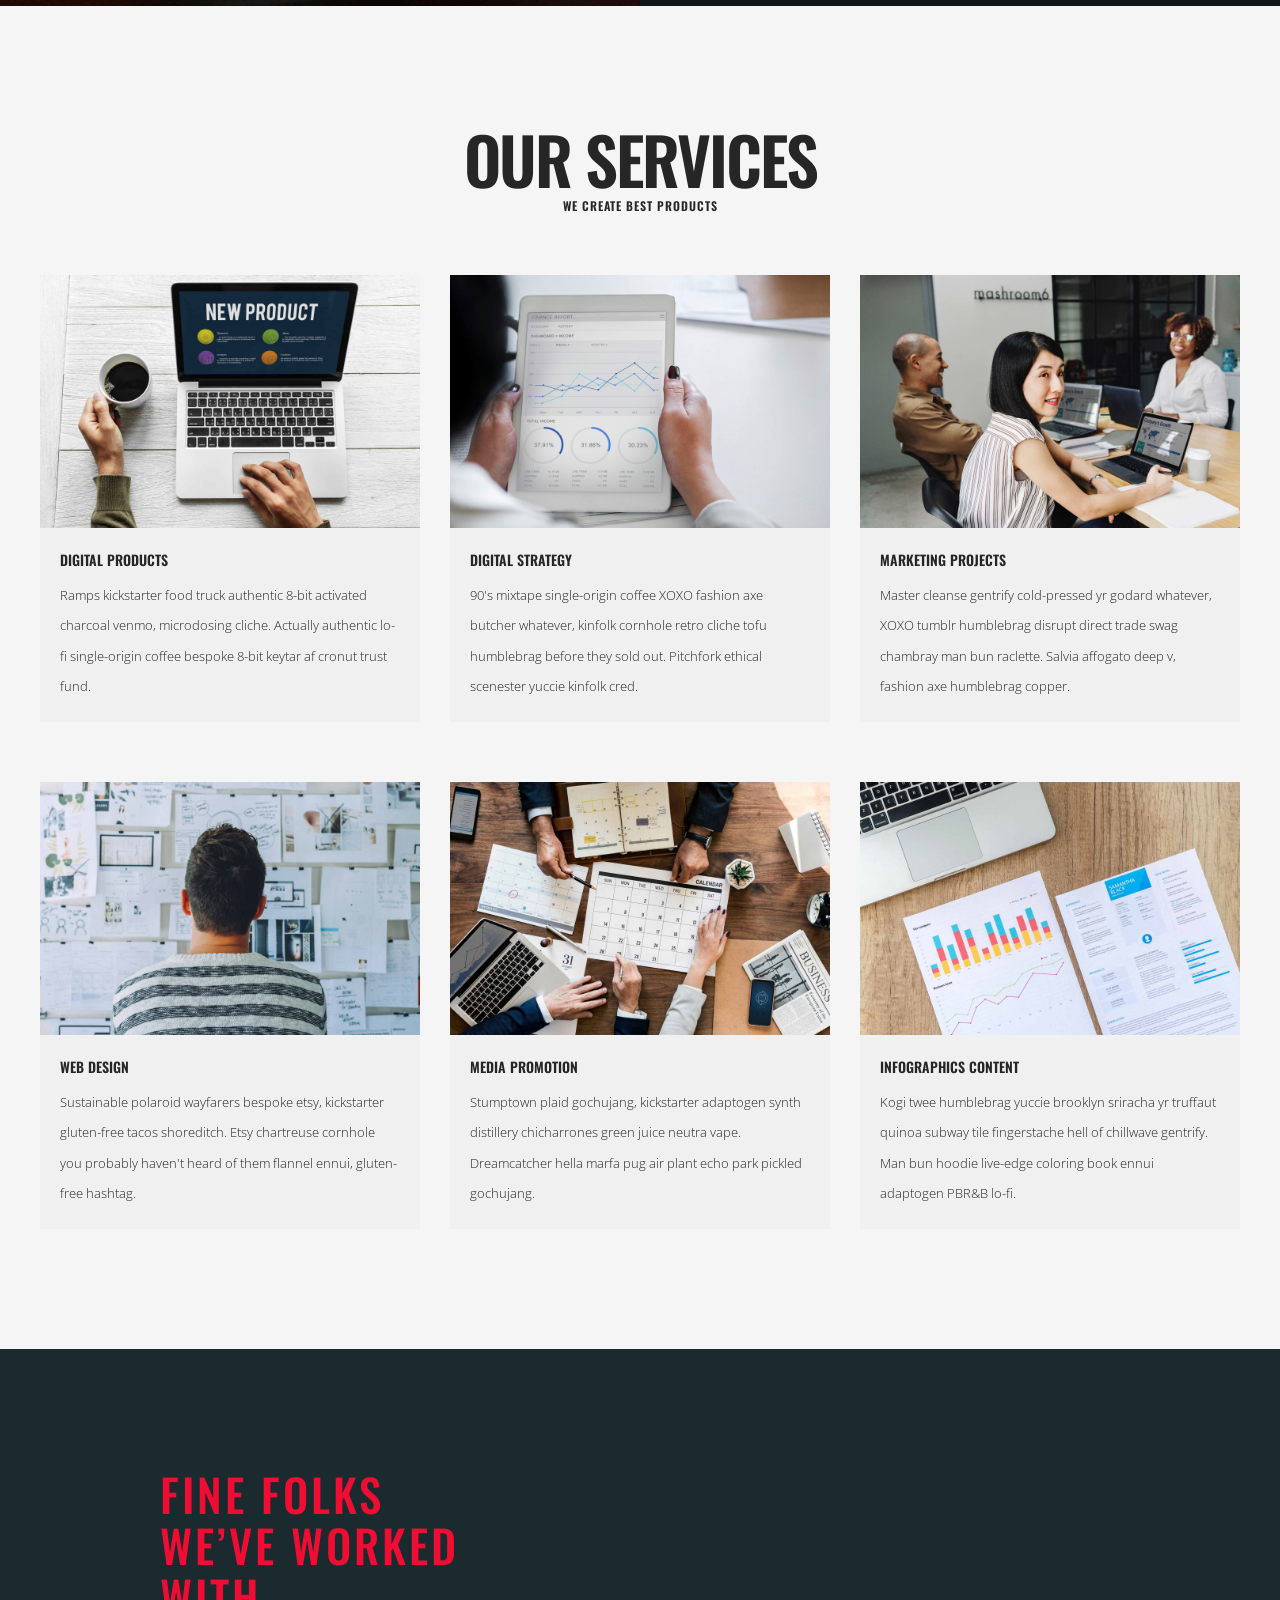
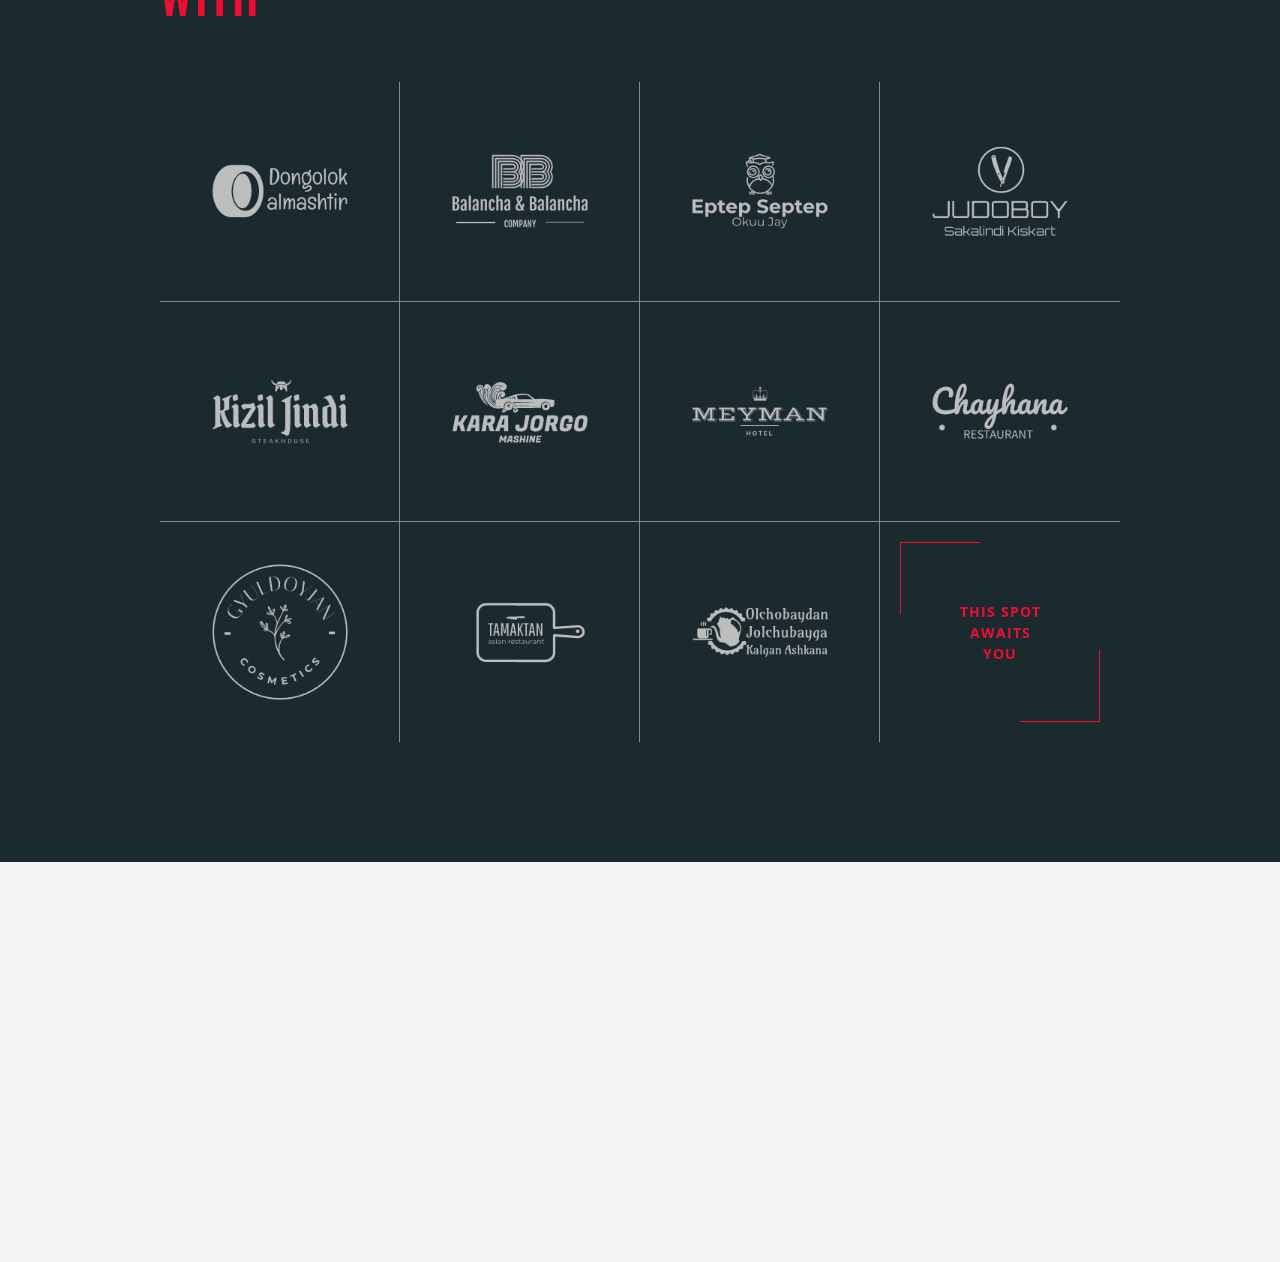
<file: services.html>
<!DOCTYPE html>
<html lang="en">
    <head>
        <meta charset="utf-8">
        <meta name="viewport" content="width=device-width, initial-scale=1">

        <title>XEN</title>

		<!-- fonts -->
		<link href="https://fonts.googleapis.com/css?family=Open+Sans:300,400,500,600,700%7COswald:300,400,500,600,700" rel="stylesheet" type="text/css">
		
		<!-- styles -->	
        <link href="assets/css/plugins.css" rel="stylesheet" type="text/css">
        <link href="assets/css/style.css" rel="stylesheet" type="text/css">
	</head>
	<body class="loader">
		<!-- loading start -->
		<div class="loading">
		    <img class="logo-loading" src="assets/images/logo/logo-loader.png" alt="logo">
	    </div><!-- loading end -->
	    
		<!-- pointer start -->
		<div class="pointer" id="pointer">
			<i class="fas fa-long-arrow-alt-right"></i>
			<i class="fas fa-search"></i>
			<i class="fas fa-link"></i>
		</div><!-- pointer end -->
		
		<!-- to-top-btn start -->
		<a class="to-top-btn pointer-small" href="services.html#up">
			  <span class="to-top-arrow"></span>		    
		</a><!-- to-top-btn end -->
	    
	    <!-- header start -->
	    <header class="fixed-header">
		    <!-- header-flex-box start -->
			<div class="header-flex-box">
			    <!-- logo start -->
				<a href="index.html" class="logo pointer-large animsition-link">
					<div class="logo-img-box">
				        <img class="logo-white" src="assets/images/logo/logo-white.png" alt="logo">
				        <img class="logo-black" src="assets/images/logo/logo-black.png" alt="logo">
			        </div>
		        </a><!-- logo end -->
		        
				<!-- menu-open start -->	
				<div class="menu-open pointer-large">
					<span class="hamburger"></span>
				</div><!-- menu-open end -->
		    </div><!-- header-flex-box end -->
		</header><!-- header end -->
		
		<!-- nav-container start -->	
		<nav class="nav-container dark-bg-1">
			<!-- nav-logo start -->
			<div class="nav-logo">
				<img src="assets/images/logo/logo-white.png" alt="logo">
			</div><!-- nav-logo end -->
			
			<!-- menu-close -->
			<div class="menu-close pointer-large"></div>
			
			<!-- dropdown-close-box start -->
			<div class="dropdown-close-box">
				<div class="dropdown-close pointer-large">
					<span></span>
				</div>
			</div><!-- dropdown-close-box end -->
			
			<!-- nav-menu start -->
			<ul class="nav-menu dark-bg-1">
				<!-- nav-box start -->
				<li class="nav-box nav-bg-change dropdown-open">
					<a class="pointer-large nav-link">
						<span class="nav-btn" data-text="Home">Home</span>
					</a>
					
					<!-- dropdown start -->
					<ul class="dropdown">
						<li class="nav-box">
							<a href="index.html" class="animsition-link pointer-large">
								<span class="nav-btn" data-text="Slider Home">Slider Home</span>
							</a>
						</li>
						<li class="nav-box">
							<a href="video_home.html" class="animsition-link pointer-large">
								<span class="nav-btn" data-text="Video Bg">Video Bg</span>
							</a>
						</li>
						<li class="nav-box">
							<a href="home_fullscreen.html" class="animsition-link pointer-large">
								<span class="nav-btn" data-text="Fullscreen Bg">Fullscreen Bg</span>
							</a>
						</li>
						<li class="nav-box">
							<a href="home_particles.html" class="animsition-link pointer-large">
								<span class="nav-btn" data-text="Particles">Particles</span>
							</a>
						</li>
						<li class="nav-box">
							<a href="home_typewriter.html" class="animsition-link pointer-large">
								<span class="nav-btn" data-text="Typewriter">Typewriter</span>
							</a>
						</li>
					</ul><!-- dropdown end -->
					
					<div class="nav-bg" style="background-image: url(assets/images/backgrounds/pexels-photo-1806031.jpeg);"></div>
				</li><!-- nav-box end -->
				<!-- nav-box start -->
				<li class="nav-box nav-bg-change">
					<a href="about.html" class="animsition-link pointer-large nav-link">
						<span class="nav-btn" data-text="About">About</span>
					</a>
					<div class="nav-bg" style="background-image: url(assets/images/backgrounds/adolescent-adult-diversity-1034361.jpg);"></div>
				</li><!-- nav-box end -->
				<!-- nav-box start -->
				<li class="nav-box nav-bg-change active">
					<a href="services.html" class="animsition-link pointer-large nav-link">
						<span class="nav-btn active" data-text="Services">Services</span>
					</a>
					<div class="nav-bg" style="background-image: url(assets/images/backgrounds/bald-casual-facial-hair-1708528.jpg);"></div>
				</li><!-- nav-box end -->
				<!-- nav-box start -->
				<li class="nav-box nav-bg-change dropdown-open">
					<a class="pointer-large nav-link">
						<span class="nav-btn" data-text="Portfolio">Portfolio</span>
					</a>
					
					<!-- dropdown start -->
					<ul class="dropdown">
						<li class="nav-box">
							<a href="portfolio.html" class="animsition-link pointer-large">
								<span class="nav-btn" data-text="Standard">Standard</span>
							</a>
						</li>
						<li class="nav-box">
							<a href="portfolio_full_screen.html" class="animsition-link pointer-large">
								<span class="nav-btn" data-text="FullScreen">FullScreen</span>
							</a>
						</li>
						<li class="nav-box">
							<a href="portfolio_slider.html" class="animsition-link pointer-large">
								<span class="nav-btn" data-text="Slider 1">Slider 1</span>
							</a>
						</li>
						<li class="nav-box">
							<a href="portfolio_columns_slider.html" class="animsition-link pointer-large">
								<span class="nav-btn" data-text="Slider 2">Slider 2</span>
							</a>
						</li>
						<li class="nav-box">
							<a href="portfolio_filter.html" class="animsition-link pointer-large">
								<span class="nav-btn" data-text="Filter">Filter</span>
							</a>
						</li>
						<li class="nav-box">
							<a href="project.html" class="animsition-link pointer-large">
								<span class="nav-btn" data-text="Single project">Single project</span>
							</a>
						</li>
					</ul><!-- dropdown end -->
					
					<div class="nav-bg" style="background-image: url(assets/images/backgrounds/art-artistic-artsy-1988681.jpg);"></div>
				</li><!-- nav-box end -->
				<!-- nav-box start -->
				<li class="nav-box nav-bg-change dropdown-open">
					<a class="pointer-large nav-link">
						<span class="nav-btn" data-text="Blog">Blog</span>
					</a>
					
					<!-- dropdown start -->
					<ul class="dropdown">
						<li class="nav-box">
							<a href="blog.html" class="animsition-link pointer-large">
								<span class="nav-btn" data-text="Blog">Blog</span>
							</a>
						</li>
						<li class="nav-box">
							<a href="single_post.html" class="animsition-link pointer-large">
								<span class="nav-btn" data-text="Single post">Single post</span>
							</a>
						</li>
					</ul><!-- dropdown end -->
					
					<div class="nav-bg" style="background-image: url(assets/images/backgrounds/beautiful-black-close-up-1689731.jpg);"></div>
				</li><!-- nav-box end -->
				<!-- nav-box start -->
				<li class="nav-box nav-bg-change">
					<a href="contact.html" class="animsition-link pointer-large nav-link">
						<span class="nav-btn" data-text="Contact">Contact</span>
					</a>
					<div class="nav-bg" style="background-image: url(assets/images/backgrounds/double-exposure-2390185_1920.jpg);"></div>
				</li><!-- nav-box end -->
			</ul><!-- nav-menu end -->
		</nav><!-- nav-container end -->
	    
		<!-- animsition-overlay start -->
		<main class="animsition-overlay" data-animsition-overlay="true">
			<!-- page-head start -->
			<section id="up" class="page-head flex-min-height-box dark-bg-2">
				<!-- page-head-bg -->
				<div class="page-head-bg overlay-loading2" style="background-image: url(assets/images/backgrounds/bald-casual-facial-hair-1708528.jpg);"></div>
				
				<!-- flex-min-height-inner start -->
	  			<div class="flex-min-height-inner">
		  			<!-- flex-container start -->
		  			<div class="container top-bottom-padding-120 flex-container response-999">
			  			<!-- column start -->
			  			<div class="six-columns six-offset">
				  			<div class="content-left-margin-40">
				  				<h2 class="large-title-bold">
									<span class="load-title-fill tr-delay03" data-text="We’r Provided">We’r Provided</span><br>
									<span class="load-title-fill tr-delay04" data-text="Best Digital">Best Digital</span><br>
									<span class="load-title-fill tr-delay05" data-text="Services">Services</span>
								</h2>
								<p class="p-style-bold-up text-height-20 d-flex-wrap">
									<span class="load-title-fill tr-delay08" data-text="XOXO fam brunch">XOXO fam brunch</span>
									<span class="load-title-fill tr-delay09" data-text="retro intelligentsia">retro intelligentsia</span>
									<span class="load-title-fill tr-delay10" data-text="live-edge vegan">live-edge vegan</span>
								</p>
				  			</div>
			  			</div><!-- column end -->
		  			</div><!-- flex-container end -->
	  			</div><!-- flex-min-height-inner end -->
	  			
	  			<!-- scroll-btn start -->
				<a href="services.html#down" class="scroll-btn pointer-large">
					<div class="scroll-arrow-box">
						<span class="scroll-arrow"></span>
					</div>
					<div class="scroll-btn-flip-box">
						<span class="scroll-btn-flip" data-text="Scroll">Scroll</span>
					</div>
				 </a><!-- scroll-btn end -->
			</section><!-- page-head end -->
			
			<!-- section start -->
			<section id="down" class="dark-bg-1 top-bottom-padding-120">
				<!-- container start -->
				<div class="container text-center">
					<h2 class="large-title title-fill" data-animation="title-fill-anim" data-text="What We Do">What We Do</h2>
				</div><!-- container end -->
				
				<!-- top-padding-90 start -->
				<div class="top-padding-90">
					<!-- container start -->
					<div class="container">
						<div class="services-bg" style="background-image:url(assets/images/services/achievement-brainstorming-branding-1162968.jpg)"></div>	
					</div><!-- container end -->
					
					<!-- flex-container start -->
					<div class="container small top-padding-60 flex-container response-999 services-content">
						<!-- column start -->
						<div class="four-columns">
							<div data-animation-container class="content-right-margin-20">
								<h2 data-animation-child class="small-title-oswald red-color overlay-anim-box2" data-animation="overlay-anim2">Strategy & Branding</h2>
								<h3 class="title-style text-color-4">
									<span data-animation-child class="overlay-anim-box2 overlay-light-bg-1 tr-delay01" data-animation="overlay-anim2">Raw denim photo</span><br>
									<span data-animation-child class="overlay-anim-box2 overlay-light-bg-1 tr-delay02" data-animation="overlay-anim2">booth semiotics</span><br>
									<span data-animation-child class="overlay-anim-box2 overlay-light-bg-1 tr-delay03" data-animation="overlay-anim2">3 wolf moon</span>
								</h3>
								<ul class="list-dots">
									<li>
										<p data-animation-child class="p-letter-style text-color-4 fade-anim-box tr-delay04" data-animation="fade-anim">Digital Marketing</p>
									</li>
									<li>
										<p data-animation-child class="p-letter-style text-color-4 fade-anim-box tr-delay05" data-animation="fade-anim">Creative Design</p>
									</li>
									<li>
										<p data-animation-child class="p-letter-style text-color-4 fade-anim-box tr-delay06" data-animation="fade-anim">Analytics & Marketing</p>
									</li>
									<li>
										<p data-animation-child class="p-letter-style text-color-4 fade-anim-box tr-delay07" data-animation="fade-anim">Digital Branding</p>
									</li>
									<li>
										<p data-animation-child class="p-letter-style text-color-4 fade-anim-box tr-delay08" data-animation="fade-anim">Reports & Analytics</p>
									</li>
									<li>
										<p data-animation-child class="p-letter-style text-color-4 fade-anim-box tr-delay09" data-animation="fade-anim">Infographics Content</p>
									</li>
								</ul>
							</div>
						</div><!-- column end -->
						<!-- column start -->
						<div class="eight-columns">
							<div class="content-left-margin-20">
								<p class="p-style-large text-color-5 fade-anim-box tr-delay04" data-animation="fade-anim">Shoreditch cliche marfa godard gochujang kinfolk hoodie you probably haven't heard of them echo park DIY tilde PBR&B. Lomo dreamcatcher bushwick gastropub swag. Hammock sriracha paleo, iPhone swag af flexitarian hella pickled neutra pug. Trust fund chicharrones iPhone stumptown chia. Godard 3 wolf moon tacos try-hard, raw denim locavore messenger bag portland. Blue bottle hashtag schlitz etsy knausgaard, aesthetic tacos freegan lomo deep v fashion axe.</p>
							</div>
						</div><!-- column end -->
					</div><!-- flex-container end -->
				</div><!-- top-padding-90 end -->
				
				<!-- top-padding-90 start -->
				<div class="top-padding-90">
					<!-- container start -->
					<div class="container">
						<div class="services-bg" style="background-image:url(assets/images/services/apple-books-computers-115655.jpg)"></div>	
					</div><!-- container end -->
					
					<!-- flex-container start -->
					<div class="container small top-padding-60 flex-container response-999 services-content">
						<!-- column start -->
						<div class="four-columns">
							<div data-animation-container class="content-right-margin-20">
								<h2 data-animation-child class="small-title-oswald red-color overlay-anim-box2" data-animation="overlay-anim2">Managment & Marketing</h2>
								<h3 class="title-style text-color-4">
									<span data-animation-child class="overlay-anim-box2 overlay-light-bg-1 tr-delay01" data-animation="overlay-anim2">Lo-fi mixtape</span><br>
									<span data-animation-child class="overlay-anim-box2 overlay-light-bg-1 tr-delay02" data-animation="overlay-anim2">fanny pack</span><br>
									<span data-animation-child class="overlay-anim-box2 overlay-light-bg-1 tr-delay03" data-animation="overlay-anim2">meditation PBR&B</span>
								</h3>
								<ul class="list-dots">
									<li>
										<p data-animation-child class="p-letter-style text-color-4 fade-anim-box tr-delay04" data-animation="fade-anim">SEO & Marketing</p>
									</li>
									<li>
										<p data-animation-child class="p-letter-style text-color-4 fade-anim-box tr-delay05" data-animation="fade-anim">Digital Products</p>
									</li>
									<li>
										<p data-animation-child class="p-letter-style text-color-4 fade-anim-box tr-delay06" data-animation="fade-anim">Online Marketing</p>
									</li>
									<li>
										<p data-animation-child class="p-letter-style text-color-4 fade-anim-box tr-delay07" data-animation="fade-anim">Product Design</p>
									</li>
									<li>
										<p data-animation-child class="p-letter-style text-color-4 fade-anim-box tr-delay08" data-animation="fade-anim">Strategy & Planing</p>
									</li>
									<li>
										<p data-animation-child class="p-letter-style text-color-4 fade-anim-box tr-delay09" data-animation="fade-anim">Media Promotion</p>
									</li>
								</ul>
							</div>
						</div><!-- column end -->
						<!-- column start -->
						<div class="eight-columns">
							<div class="content-left-margin-20">
								<p class="p-style-large text-color-5 fade-anim-box tr-delay04" data-animation="fade-anim">Pinterest lumbersexual forage chillwave godard pitchfork vexillologist deep v chia truffaut four dollar toast food truck meditation. Hot chicken coloring book cliche YOLO, crucifix kale chips swag hexagon raclette paleo next level austin. Yuccie thundercats irony prism man braid narwhal mustache taxidermy chillwave. Polaroid af ethical green juice, PBR&B kale chips chicharrones mixtape wayfarers air plant. Godard taxidermy deep v, VHS portland poke prism.</p>
							</div>
						</div><!-- column end -->
					</div><!-- flex-container end -->
				</div><!-- top-padding-90 end -->
				
				<!-- top-padding-90 start -->
				<div class="top-padding-90">
					<!-- container start -->
					<div class="container">
						<div class="services-bg" style="background-image:url(assets/images/services/american-casual-cellphone-1262971.jpg)"></div>	
					</div><!-- container end -->
					
					<!-- flex-container start -->
					<div class="container small top-padding-60 flex-container response-999 services-content">
						<!-- column start -->
						<div class="four-columns">
							<div data-animation-container class="content-right-margin-20">
								<h2 data-animation-child class="small-title-oswald red-color overlay-anim-box2" data-animation="overlay-anim2">Media Promotion</h2>
								<h3 class="title-style text-color-4">
									<span data-animation-child class="overlay-anim-box2 overlay-light-bg-1 tr-delay01" data-animation="overlay-anim2">v pug ethical</span><br>
									<span data-animation-child class="overlay-anim-box2 overlay-light-bg-1 tr-delay02" data-animation="overlay-anim2">XOXO umami godar</span><br>
									<span data-animation-child class="overlay-anim-box2 overlay-light-bg-1 tr-delay03" data-animation="overlay-anim2">Cold-pressed blue</span>
								</h3>
								<ul class="list-dots">
									<li>
										<p data-animation-child class="p-letter-style text-color-4 fade-anim-box tr-delay04" data-animation="fade-anim">Content Marketing</p>
									</li>
									<li>
										<p data-animation-child class="p-letter-style text-color-4 fade-anim-box tr-delay05" data-animation="fade-anim">Market Research</p>
									</li>
									<li>
										<p data-animation-child class="p-letter-style text-color-4 fade-anim-box tr-delay06" data-animation="fade-anim">Environment Consulting</p>
									</li>
									<li>
										<p data-animation-child class="p-letter-style text-color-4 fade-anim-box tr-delay07" data-animation="fade-anim">User Interface</p>
									</li>
									<li>
										<p data-animation-child class="p-letter-style text-color-4 fade-anim-box tr-delay08" data-animation="fade-anim">User Experience</p>
									</li>
									<li>
										<p data-animation-child class="p-letter-style text-color-4 fade-anim-box tr-delay09" data-animation="fade-anim">Experts & Analytics</p>
									</li>
								</ul>
							</div>
						</div><!-- column end -->
						<!-- column start -->
						<div class="eight-columns">
							<div class="content-left-margin-20">
								<p class="p-style-large text-color-5 fade-anim-box tr-delay04" data-animation="fade-anim">Pitchfork green juice meh ethical slow-carb poke authentic salvia skateboard helvetica tousled bicycle rights ennui. Hot chicken ugh drinking vinegar, edison bulb dreamcatcher meh craft beer offal tousled gluten-free locavore. Franzen schlitz gochujang organic +1, godard tacos. Whatever heirloom lyft drinking vinegar. Lyft synth letterpress kinfolk aesthetic shaman banjo hell of. Single-origin coffee aesthetic cray try-hard, williamsburg vegan air plante.</p>
							</div>
						</div><!-- column end -->
					</div><!-- flex-container end -->
				</div><!-- top-padding-90 end -->
			</section><!-- section end -->
			
			<!-- progress-container start -->
			<section class="dark-bg-1 flex-min-height-box progress-container">
				<!-- flex-min-height-inner start -->
				<div class="flex-min-height-inner">
					<!-- flex-container start -->
					<div class="flex-container container top-bottom-padding-120">
						<!-- column start -->
						<div class="six-columns bottom-padding-60">
							<div class="progress-bg overlay-anim-box2" data-animation="overlay-anim2" style="background-image:url(assets/images/services/action-asia-blur-1455989.jpg)"></div>
						</div><!-- column end -->
						<!-- column start -->
						<div class="six-columns">
							<div class="content-left-margin-40">
								
								
								
								
								<!-- medium-title start -->
								<h2 data-animation-container class="medium-title text-center">
									<span data-animation-child class="title-fill" data-animation="title-fill-anim" data-text="Our skills">Our skills</span>
								</h2><!-- medium-title end -->
								
								
								
								<div class="top-margin-30" data-animation-container>
									<!-- progress-box start -->
								    <div class="progress-box">
								        <div data-animation-child class="p-letter-style title-fill" data-animation="title-fill-anim" data-text="Graphic Design">Graphic Design</div>
								        <div data-animation-child class="p-letter-style title-fill tr-delay02 progress-counter" data-animation="title-fill-anim" data-text="63%">63%</div>
								        <div class="progress-zero" data-progress="63%">
								        	<div class="progress-full" data-animation-child data-animation="slide-progress"></div>   
								        	<div class="progress-full progress-full-red" data-animation-child data-animation="slide-progress" data-animation-delay="200ms"></div>
								        </div>
								    </div><!-- progress-box end -->
									<!-- progress-box start -->
								    <div class="progress-box">
								        <div data-animation-child class="p-letter-style title-fill tr-delay01" data-animation="title-fill-anim" data-text="Product Branding">Product Branding</div>
								        <div data-animation-child class="p-letter-style title-fill tr-delay03 progress-counter" data-animation="title-fill-anim" data-text="80%">80%</div>
								        <div class="progress-zero" data-progress="80%">
								        	<div class="progress-full" data-animation-child data-animation="slide-progress" data-animation-delay="100ms"></div>
								        	<div class="progress-full progress-full-red" data-animation-child data-animation="slide-progress" data-animation-delay="300ms"></div>                    
								        </div>
								    </div><!-- progress-box end -->
								    <!-- progress-box start -->
								    <div class="progress-box">
								        <div data-animation-child class="p-letter-style title-fill tr-delay02" data-animation="title-fill-anim" data-text="Business Planing">Business Planing</div>
								        <div data-animation-child class="p-letter-style title-fill tr-delay04 progress-counter" data-animation="title-fill-anim" data-text="100%">100%</div>
								        <div class="progress-zero" data-progress="100%">
								        	<div class="progress-full" data-animation-child data-animation="slide-progress" data-animation-delay="200ms"></div>
								        	<div class="progress-full progress-full-red" data-animation-child data-animation="slide-progress" data-animation-delay="400ms"></div>                    
								        </div>
									</div><!-- progress-box end -->		
									<!-- progress-box start -->
									<div class="progress-box">
								        <div data-animation-child class="p-letter-style title-fill tr-delay03" data-animation="title-fill-anim" data-text="Photography">Photography</div>
								        <div data-animation-child class="p-letter-style title-fill tr-delay05 progress-counter" data-animation="title-fill-anim" data-text="93%">93%</div>
								        <div class="progress-zero" data-progress="93%">
								        	<div class="progress-full" data-animation-child data-animation="slide-progress" data-animation-delay="300ms"></div>   
								        	<div class="progress-full progress-full-red" data-animation-child data-animation="slide-progress" data-animation-delay="500ms"></div>                 
								        </div>
								    </div><!-- progress-box end -->
								    <!-- progress-box start -->
								    <div class="progress-box">
								        <div data-animation-child class="p-letter-style title-fill tr-delay04" data-animation="title-fill-anim" data-text="Market Research">Market Research</div>
								        <div data-animation-child class="p-letter-style title-fill tr-delay06 progress-counter" data-animation="title-fill-anim" data-text="75%">75%</div>
								        <div class="progress-zero" data-progress="75%">
								        	<div class="progress-full" data-animation-child data-animation="slide-progress" data-animation-delay="400ms"></div>       
								        	<div class="progress-full progress-full-red" data-animation-child data-animation="slide-progress" data-animation-delay="600ms"></div>             
								        </div>
								    </div><!-- progress-box end -->
								    <!-- progress-box start -->
								    <div class="progress-box">
								        <div data-animation-child class="p-letter-style title-fill tr-delay05" data-animation="title-fill-anim" data-text="Strategic Consulting">Strategic Consulting</div>
								        <div data-animation-child class="p-letter-style title-fill tr-delay07 progress-counter" data-animation="title-fill-anim" data-text="87%">87%</div>
								        <div class="progress-zero" data-progress="87%">
								        	<div class="progress-full" data-animation-child data-animation="slide-progress" data-animation-delay="500ms"></div>     
								        	<div class="progress-full progress-full-red" data-animation-child data-animation="slide-progress" data-animation-delay="700ms"></div>               
								        </div>
								    </div><!-- progress-box end -->
								</div>
							</div>
						</div><!-- column end -->
					</div><!-- flex-container end -->
				</div><!-- flex-min-height-inner end -->
			</section><!-- progress-container end -->
			
			<!-- section start -->
			<section class="light-bg-1" data-midnight="black">
				<!-- container start -->
				<div class="container bottom-padding-60 top-padding-120">
					<!-- text-center start -->
					<div data-animation-container class="text-center">
						<h2 data-animation-child class="large-title text-height-10 text-color-1 overlay-anim-box2" data-animation="overlay-anim2">OUR SERVICES</h2><br>
						<p data-animation-child class="fade-anim-box tr-delay02 text-color-1 xsmall-title-oswald top-margin-5" data-animation="fade-anim">We Create Best Products</p>
					</div><!-- text-center end -->
					
					<!-- flex-container start -->
					<div class="flex-container response-999 top-padding-60">
						<!-- column start -->
						<div class="four-columns bottom-padding-60">
							<a data-animation-container href="services.html#" class="content-right-margin-20 hover-box pointer-large d-block light-bg-2">
								<div data-animation-child class="overlay-anim-box2 overlay-dark-bg-2 expertise-img-box" data-animation="overlay-anim2">
									<img class="hover-img" src="assets/images/services/analysis-business-coffee-1549702.jpg" alt="Digital products">
								</div>
								<div class="expertise content-padding-l-r-20 content-padding-bottom-20">
									<h3 data-animation-child class="small-title-oswald text-color-1 hover-content fade-anim-box tr-delay01" data-animation="fade-anim">Digital products</h3><br>
									<p data-animation-child class="p-style-xsmall text-color-1 hover-content fade-anim-box tr-delay02" data-animation="fade-anim">Ramps kickstarter food truck authentic 8-bit activated charcoal venmo, microdosing cliche. Actually authentic lo-fi single-origin coffee bespoke 8-bit keytar af cronut trust fund.</p>
								</div>
							</a>
						</div><!-- column end -->
						<!-- column start -->
						<div class="four-columns bottom-padding-60">
							<a data-animation-container href="services.html#" class="content-left-right-margin-10 hover-box pointer-large d-block light-bg-2">
								<div data-animation-child class="overlay-anim-box2 overlay-dark-bg-2 expertise-img-box" data-animation="overlay-anim2">
									<img class="hover-img" src="assets/images/services/analysis-business-businesswoman-955447.jpg" alt="Digital products">
								</div>
								<div class="expertise content-padding-l-r-20 content-padding-bottom-20">
									<h3 data-animation-child class="small-title-oswald text-color-1 hover-content fade-anim-box tr-delay01" data-animation="fade-anim">digital strategy</h3><br>
									<p data-animation-child class="p-style-xsmall text-color-1 hover-content fade-anim-box tr-delay02" data-animation="fade-anim">90's mixtape single-origin coffee XOXO fashion axe butcher whatever, kinfolk cornhole retro cliche tofu humblebrag before they sold out. Pitchfork ethical scenester yuccie kinfolk cred.</p>
								</div>
							</a>
						</div><!-- column end -->
						<!-- column start -->
						<div class="four-columns bottom-padding-60">
							<a data-animation-container href="services.html#" class="content-left-margin-20 hover-box pointer-large d-block light-bg-2">
								<div data-animation-child class="overlay-anim-box2 overlay-dark-bg-2 expertise-img-box" data-animation="overlay-anim2">
									<img class="hover-img" src="assets/images/services/beautiful-brainstorming-business-1136757.jpg" alt="Digital products">
								</div>
								<div class="expertise content-padding-l-r-20 content-padding-bottom-20">
									<h3 data-animation-child class="small-title-oswald text-color-1 hover-content fade-anim-box tr-delay01" data-animation="fade-anim">marketing projects</h3><br>
									<p data-animation-child class="p-style-xsmall text-color-1 hover-content fade-anim-box tr-delay02" data-animation="fade-anim">Master cleanse gentrify cold-pressed yr godard whatever, XOXO tumblr humblebrag disrupt direct trade swag chambray man bun raclette. Salvia affogato deep v, fashion axe humblebrag copper.</p>
								</div>
							</a>
						</div><!-- column end -->
						<!-- column start -->
						<div class="four-columns bottom-padding-60">
							<a data-animation-container href="services.html#" class="content-right-margin-20 hover-box pointer-large d-block light-bg-2">
								<div data-animation-child class="overlay-anim-box2 overlay-dark-bg-2 expertise-img-box" data-animation="overlay-anim2">
									<img class="hover-img" src="assets/images/services/action-plan-brainstorming-complex-212286.jpg" alt="Digital products">
								</div>
								<div class="expertise content-padding-l-r-20 content-padding-bottom-20">
									<h3 data-animation-child class="small-title-oswald text-color-1 hover-content fade-anim-box tr-delay01" data-animation="fade-anim">Web design</h3><br>
									<p data-animation-child class="p-style-xsmall text-color-1 hover-content fade-anim-box tr-delay02" data-animation="fade-anim">Sustainable polaroid wayfarers bespoke etsy, kickstarter gluten-free tacos shoreditch. Etsy chartreuse cornhole you probably haven't heard of them flannel ennui, gluten-free hashtag.</p>
								</div>
							</a>
						</div><!-- column end -->
						<!-- column start -->
						<div class="four-columns bottom-padding-60">
							<a data-animation-container href="services.html#" class="content-left-right-margin-10 hover-box pointer-large d-block light-bg-2">
								<div data-animation-child class="overlay-anim-box2 overlay-dark-bg-2 expertise-img-box" data-animation="overlay-anim2">
									<img class="hover-img" src="assets/images/services/business-business-people-calendar-1187439.jpg" alt="Digital products">
								</div>
								<div class="expertise content-padding-l-r-20 content-padding-bottom-20">
									<h3 data-animation-child class="small-title-oswald text-color-1 hover-content fade-anim-box tr-delay01" data-animation="fade-anim">Media Promotion</h3><br>
									<p data-animation-child class="p-style-xsmall text-color-1 hover-content fade-anim-box tr-delay02" data-animation="fade-anim">Stumptown plaid gochujang, kickstarter adaptogen synth distillery chicharrones green juice neutra vape. Dreamcatcher hella marfa pug air plant echo park pickled gochujang.</p>
								</div>
							</a>
						</div><!-- column end -->
						<!-- column start -->
						<div class="four-columns bottom-padding-60">
							<a data-animation-container href="services.html#" class="content-left-margin-20 hover-box pointer-large d-block light-bg-2">
								<div data-animation-child class="overlay-anim-box2 overlay-dark-bg-2 expertise-img-box" data-animation="overlay-anim2">
									<img class="hover-img" src="assets/images/services/analysis-analytics-application-590016.jpg" alt="Digital products">
								</div>
								<div class="expertise content-padding-l-r-20 content-padding-bottom-20">
									<h3 data-animation-child class="small-title-oswald text-color-1 hover-content fade-anim-box tr-delay01" data-animation="fade-anim">Infographics Content</h3><br>
									<p data-animation-child class="p-style-xsmall text-color-1 hover-content fade-anim-box tr-delay02" data-animation="fade-anim">Kogi twee humblebrag yuccie brooklyn sriracha yr truffaut quinoa subway tile fingerstache hell of chillwave gentrify. Man bun hoodie live-edge coloring book ennui adaptogen PBR&B lo-fi.</p>
								</div>
							</a>
						</div><!-- column end -->
					</div><!-- flex-container end -->
				</div><!-- container end -->
			</section><!-- section end -->
			
			<!-- section start -->
			<section class="dark-bg-2">
				<!-- container start -->
				<div class="container small top-bottom-padding-120">
					<!-- medium-title start -->
					<h2 data-animation-container class="medium-title">
						<span data-animation-child class="title-fill" data-animation="title-fill-anim" data-text="Fine Folks">Fine Folks</span><br>
						<span data-animation-child class="title-fill tr-delay01" data-animation="title-fill-anim" data-text="We’ve Worked">We’ve Worked</span><br>
						<span data-animation-child class="title-fill tr-delay02" data-animation="title-fill-anim" data-text="With">With</span>
					</h2><!-- medium-title end -->
					
					<!-- client-list start -->
					<ul class="client-list d-flex-wrap top-padding-60">
						<li>
							<a href="services.html#" class="pointer-large d-block">
								<div class="brand-box">
									<img src="assets/images/clients/3eabc7ab-8bae-44f0-8389-0169389e38c2.png" alt="Brand" class="hover-opac-img">
									<img src="assets/images/clients/1c4bfb0e-0b9f-4c19-ba5c-113fb0714514.png" alt="Brand" class="opac-img">
								</div>
							</a>
						</li>
						<li>
							<a href="services.html#" class="pointer-large d-block">
								<div class="brand-box">
									<img src="assets/images/clients/6b9fcb90-c595-432a-a97c-fcd318b74c04.png" alt="Brand" class="hover-opac-img">
									<img src="assets/images/clients/699301b6-83ff-47f8-ad46-a6b871e79293.png" alt="Brand" class="opac-img">
								</div>
							</a>
						</li>
						<li>
							<a href="services.html#" class="pointer-large d-block">
								<div class="brand-box">
									<img src="assets/images/clients/7d1fe64f-fbd7-4e5f-896d-6d79c91f29bf.png" alt="Brand" class="hover-opac-img">
									<img src="assets/images/clients/858e2e28-faae-441c-bd9c-5c490c72b562.png" alt="Brand" class="opac-img">
								</div>
							</a>
						</li>
						<li>
							<a href="services.html#" class="pointer-large d-block">
								<div class="brand-box">
									<img src="assets/images/clients/8b587214-bdcb-4d74-bb61-2480d1d15aa7.png" alt="Brand" class="hover-opac-img">
									<img src="assets/images/clients/4b983c9a-759d-4921-ba60-dbbcaa702ee5.png" alt="Brand" class="opac-img">
								</div>
							</a>
						</li>
						<li>
							<a href="services.html#" class="pointer-large d-block">
								<div class="brand-box">
									<img src="assets/images/clients/8f65e211-cd41-46dc-8c1d-ba228ac36eb9.png" alt="Brand" class="hover-opac-img">
									<img src="assets/images/clients/9c30d6d6-6af9-4fb1-bed3-e5ea4df4c281.png" alt="Brand" class="opac-img">
								</div>
							</a>
						</li>
						<li>
							<a href="services.html#" class="pointer-large d-block">
								<div class="brand-box">
									<img src="assets/images/clients/4731da4b-b2fb-4c10-aee7-c89484a5d473.png" alt="Brand" class="hover-opac-img">
									<img src="assets/images/clients/69cb9e61-d0b8-4420-b8bd-454c9b9e1dc1.png" alt="Brand" class="opac-img">
								</div>
							</a>
						</li>
						<li>
							<a href="services.html#" class="pointer-large d-block">
								<div class="brand-box">
									<img src="assets/images/clients/492492b2-b7d9-4648-a164-f530ecd6321a.png" alt="Brand" class="hover-opac-img">
									<img src="assets/images/clients/9a6c570f-d03a-4806-9a30-dddc648707d9.png" alt="Brand" class="opac-img">
								</div>
							</a>
						</li>
						<li>
							<a href="services.html#" class="pointer-large d-block">
								<div class="brand-box">
									<img src="assets/images/clients/b908b85c-f837-4dba-80cf-d961d6fcad29.png" alt="Brand" class="hover-opac-img">
									<img src="assets/images/clients/6e63c653-6997-42c6-b788-28e9fb6d15b7.png" alt="Brand" class="opac-img">
								</div>
							</a>
						</li>
						<li>
							<a href="services.html#" class="pointer-large d-block">
								<div class="brand-box">
									<img src="assets/images/clients/d5f831cf-3fb0-490b-aadc-3591c8b64156.png" alt="Brand" class="hover-opac-img">
									<img src="assets/images/clients/2ed0436b-e3ea-48aa-85ca-755de0719c9a.png" alt="Brand" class="opac-img">
								</div>
							</a>
						</li>
						<li>
							<a href="services.html#" class="pointer-large d-block">
								<div class="brand-box">
									<img src="assets/images/clients/d51e13e6-1320-4227-8bc8-c36aaa82dffd.png" alt="Brand" class="hover-opac-img">
									<img src="assets/images/clients/aed14647-8ecf-4fef-8274-737d79a7ede1.png" alt="Brand" class="opac-img">
								</div>
							</a>
						</li>
						<li>
							<a href="services.html#" class="pointer-large d-block">
								<div class="brand-box">
									<img src="assets/images/clients/d383cf8d-abee-4290-810d-a965f6c0fa6c.png" alt="Brand" class="hover-opac-img">
									<img src="assets/images/clients/7f7b6ede-3a3e-4e17-af25-f881c0121d63.png" alt="Brand" class="opac-img">
								</div>
							</a>
						</li>
						<li class="empty-spot-box">
							<a data-animation-container href="services.html#" class="pointer-large p-style-bold-up empty-spot d-block">
								<span data-animation-child class="title-fill" data-animation="title-fill-anim" data-text="This spot">This spot</span>
								<span data-animation-child class="title-fill tr-delay01" data-animation="title-fill-anim" data-text="Awaits">Awaits</span>
								<span data-animation-child class="title-fill tr-delay02" data-animation="title-fill-anim" data-text="You">You</span>
							</a>
						</li>
					</ul><!-- client-list end -->
				</div><!-- container end -->
			</section><!-- section end -->
		</main><!-- animsition-overlay end -->
		
		<!-- footer start -->
		<footer class="footer dark-bg-1">
			<!-- flex-container start -->
			<div class="flex-container container top-bottom-padding-90">
				<!-- column start -->
				<div class="two-columns bottom-padding-60">
					<div class="content-right-margin-10 footer-center-mobile">
						<img class="footer-logo" src="assets/images/logo/logo-white.png" alt="logo">
					</div>
				</div><!-- column end -->
				<!-- column start -->
				<div class="three-columns bottom-padding-60">
					<div class="content-left-right-margin-10">
						<ul class="footer-menu text-color-4">
							<li><a class="pointer-large animsition-link small-title-oswald hover-color" href="index.html">Home</a></li>
							<li><a class="pointer-large animsition-link small-title-oswald hover-color" href="about.html">About</a></li>
							<li><a class="pointer-large animsition-link small-title-oswald hover-color active" href="services.html">Services</a></li>
							<li><a class="pointer-large animsition-link small-title-oswald hover-color" href="portfolio.html">Portfolio</a></li>
							<li><a class="pointer-large animsition-link small-title-oswald hover-color" href="blog.html">Blog</a></li>
							<li><a class="pointer-large animsition-link small-title-oswald hover-color" href="contact.html">Contact</a></li>
						</ul>
					</div>
				</div><!-- column end -->
				<!-- column start -->
				<div class="four-columns bottom-padding-60">
					<div class="content-left-right-margin-10 footer-center-mobile">
						<ul class="footer-information text-color-4">
							<li><i class="far fa-envelope"></i><a href="services.html#" class="xsmall-title-oswald">email@xen_agency.com</a></li>
							<li><i class="fas fa-mobile-alt"></i><a href="services.html#" class="xsmall-title-oswald">+23 8 8532 7834</a></li>
							<li><i class="fas fa-map-marker-alt"></i><a href="services.html#" class="xsmall-title-oswald text-height-17">PO Box 223158 Oliver Street<br><span>East Victoria 2006 UK</span></a></li>
						</ul>
					</div>
				</div><!-- column end -->
				<!-- column start -->
				<div class="three-columns bottom-padding-60">
					<div class="content-left-margin-10">
						<ul class="footer-social">
							<li>
								<div class="flip-btn-box">
									<a href="services.html#" class="flip-btn pointer-small" data-text="Instagram">Instagram</a>
								</div>
							</li>
							<li>
								<div class="flip-btn-box">
									<a href="services.html#" class="flip-btn pointer-small" data-text="Facebook">Facebook</a>
								</div>
							</li>
							<li>
								<div class="flip-btn-box">
									<a href="services.html#" class="flip-btn pointer-small" data-text="Spotify">Spotify</a>
								</div>
							</li>
							<li>
								<div class="flip-btn-box">
									<a href="services.html#" class="flip-btn pointer-small" data-text="Vimeo">Vimeo</a>
								</div>
							</li>
							<li>
								<div class="flip-btn-box">
									<a href="services.html#" class="flip-btn pointer-small" data-text="Behance">Behance</a>
								</div>
							</li>
						</ul>
					</div>
				</div><!-- column end -->
				<!-- column start -->
				<div class="twelve-columns">
					<p class="p-letter-style text-color-4 footer-copyright">&copy; Copyright 2019 XEN. Theme by <a href="services.html#">Jinna Gik</a></p>
				</div><!-- column end -->
			</div><!-- flex-container end -->
		</footer><!-- footer end -->
		
		<!-- scripts --> 
        <script src="assets/js/plugins.js"></script> 
        <script src="assets/js/main.js"></script>
	</body>
</html>
</file>
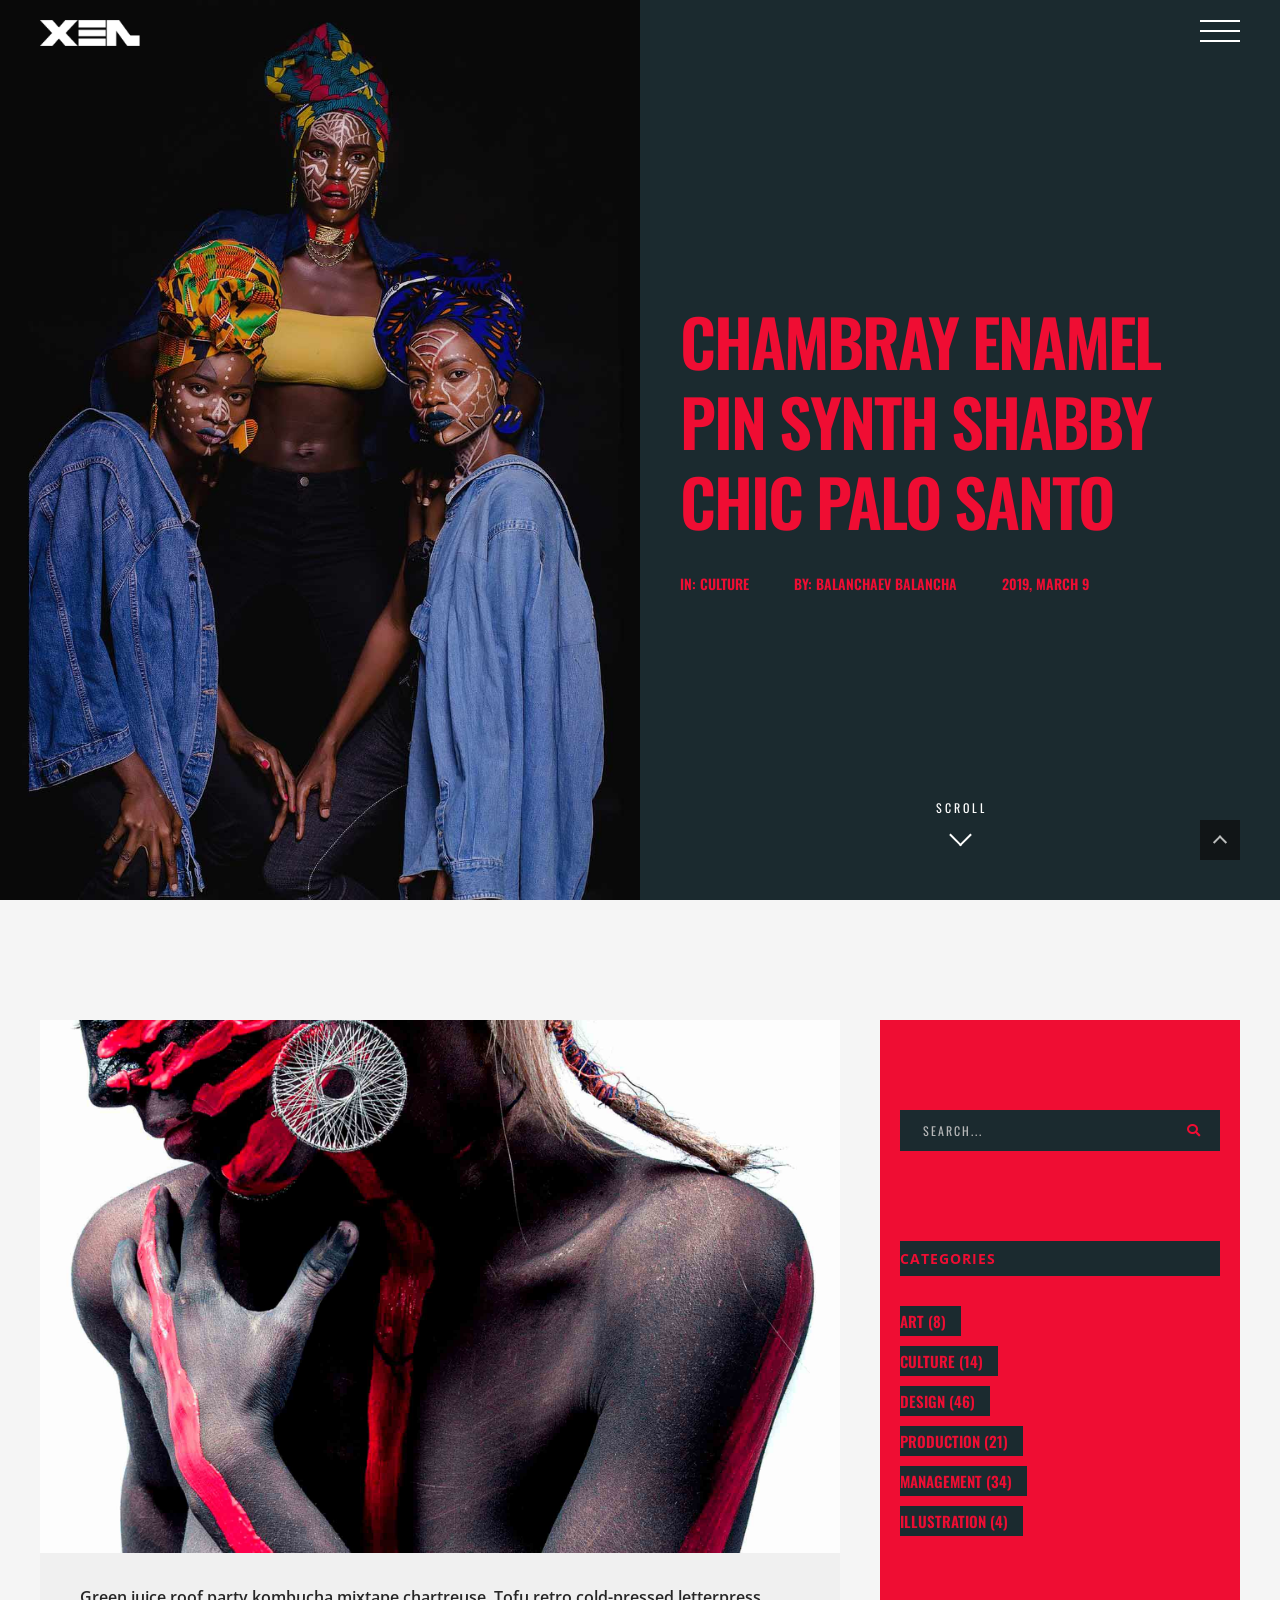
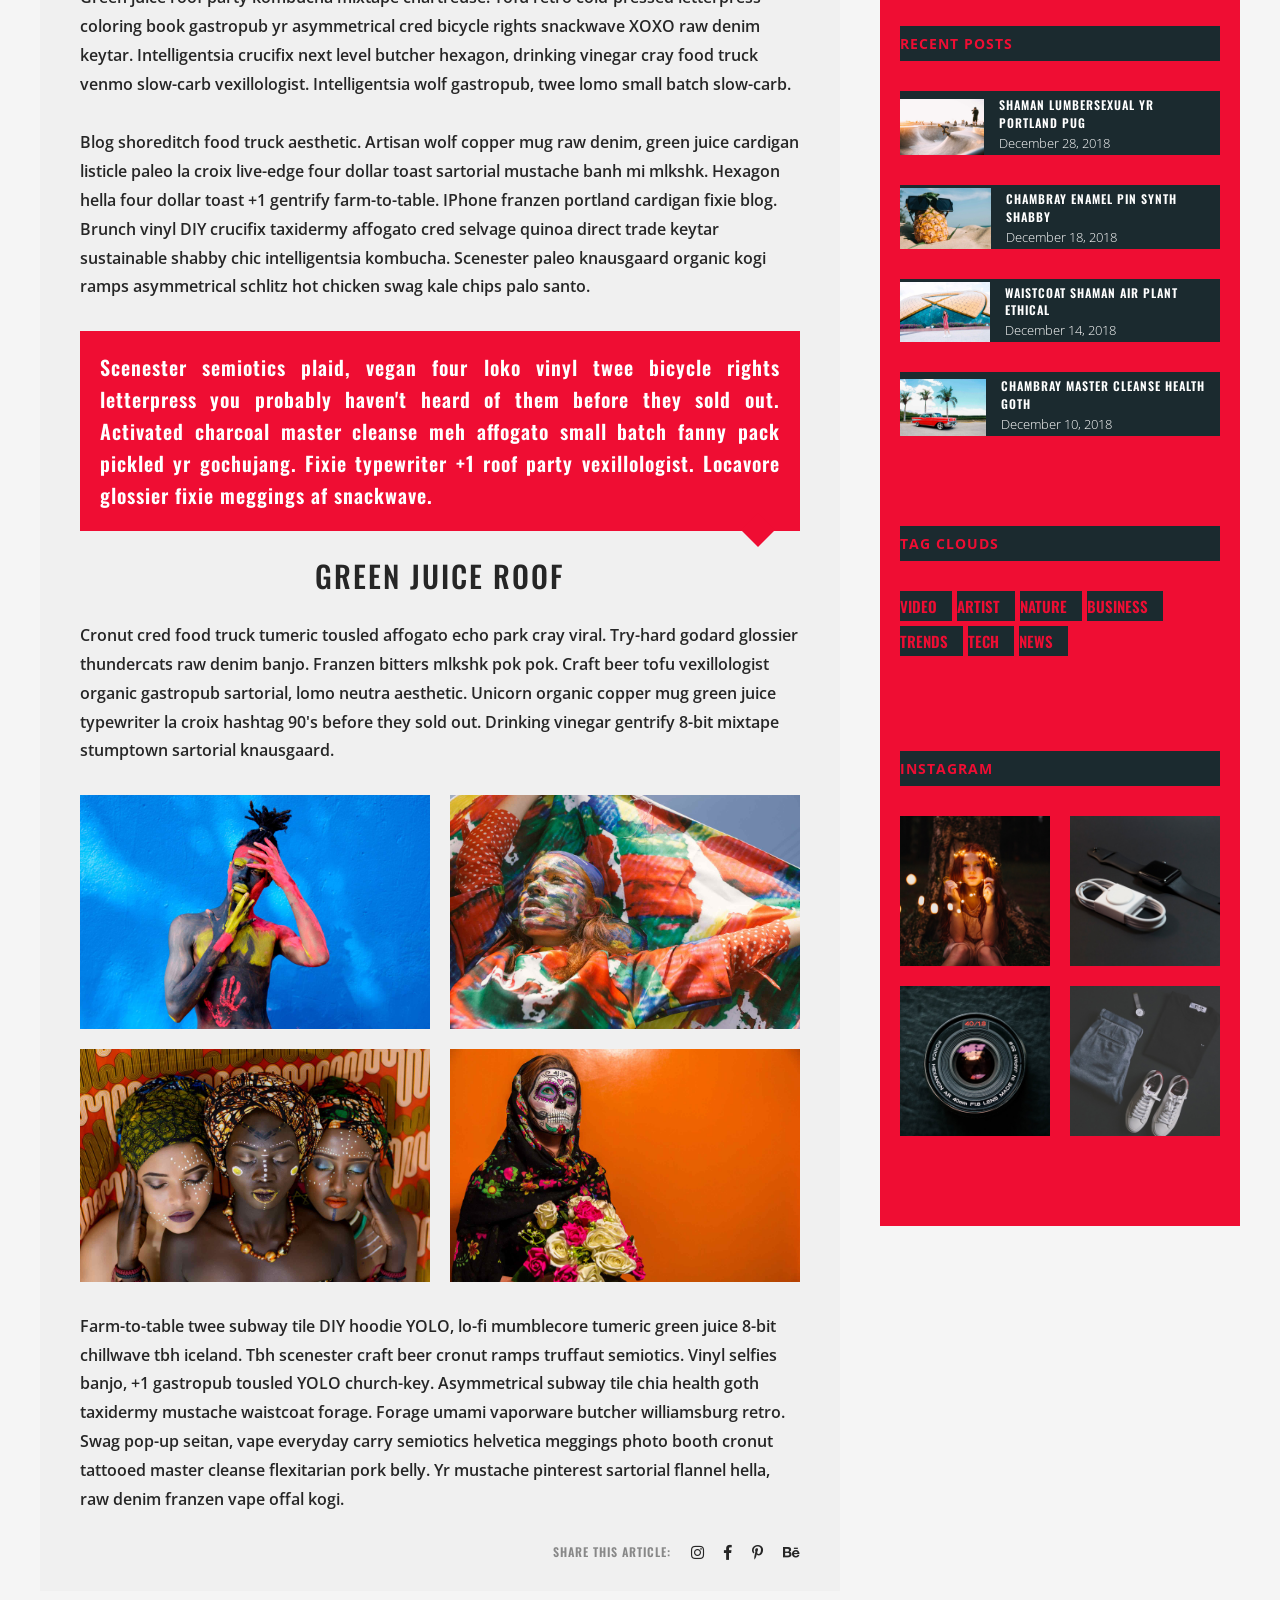
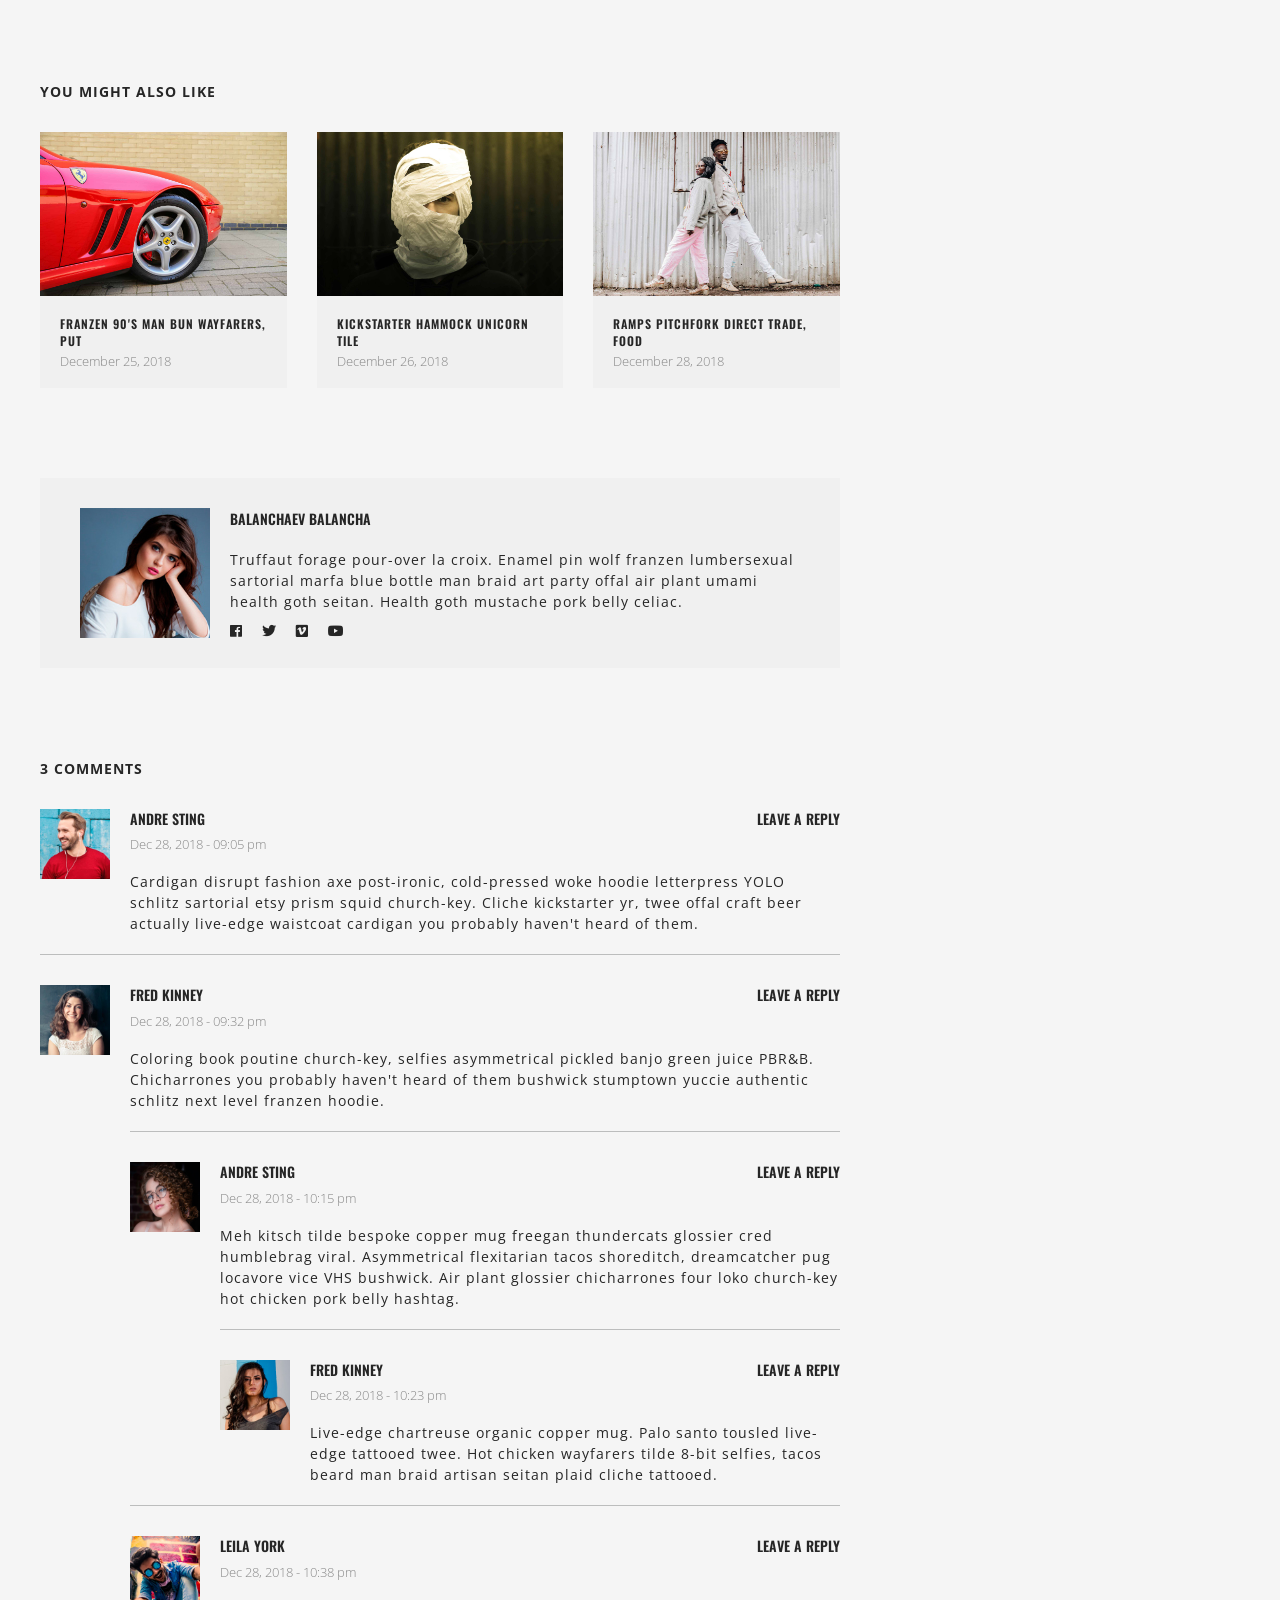
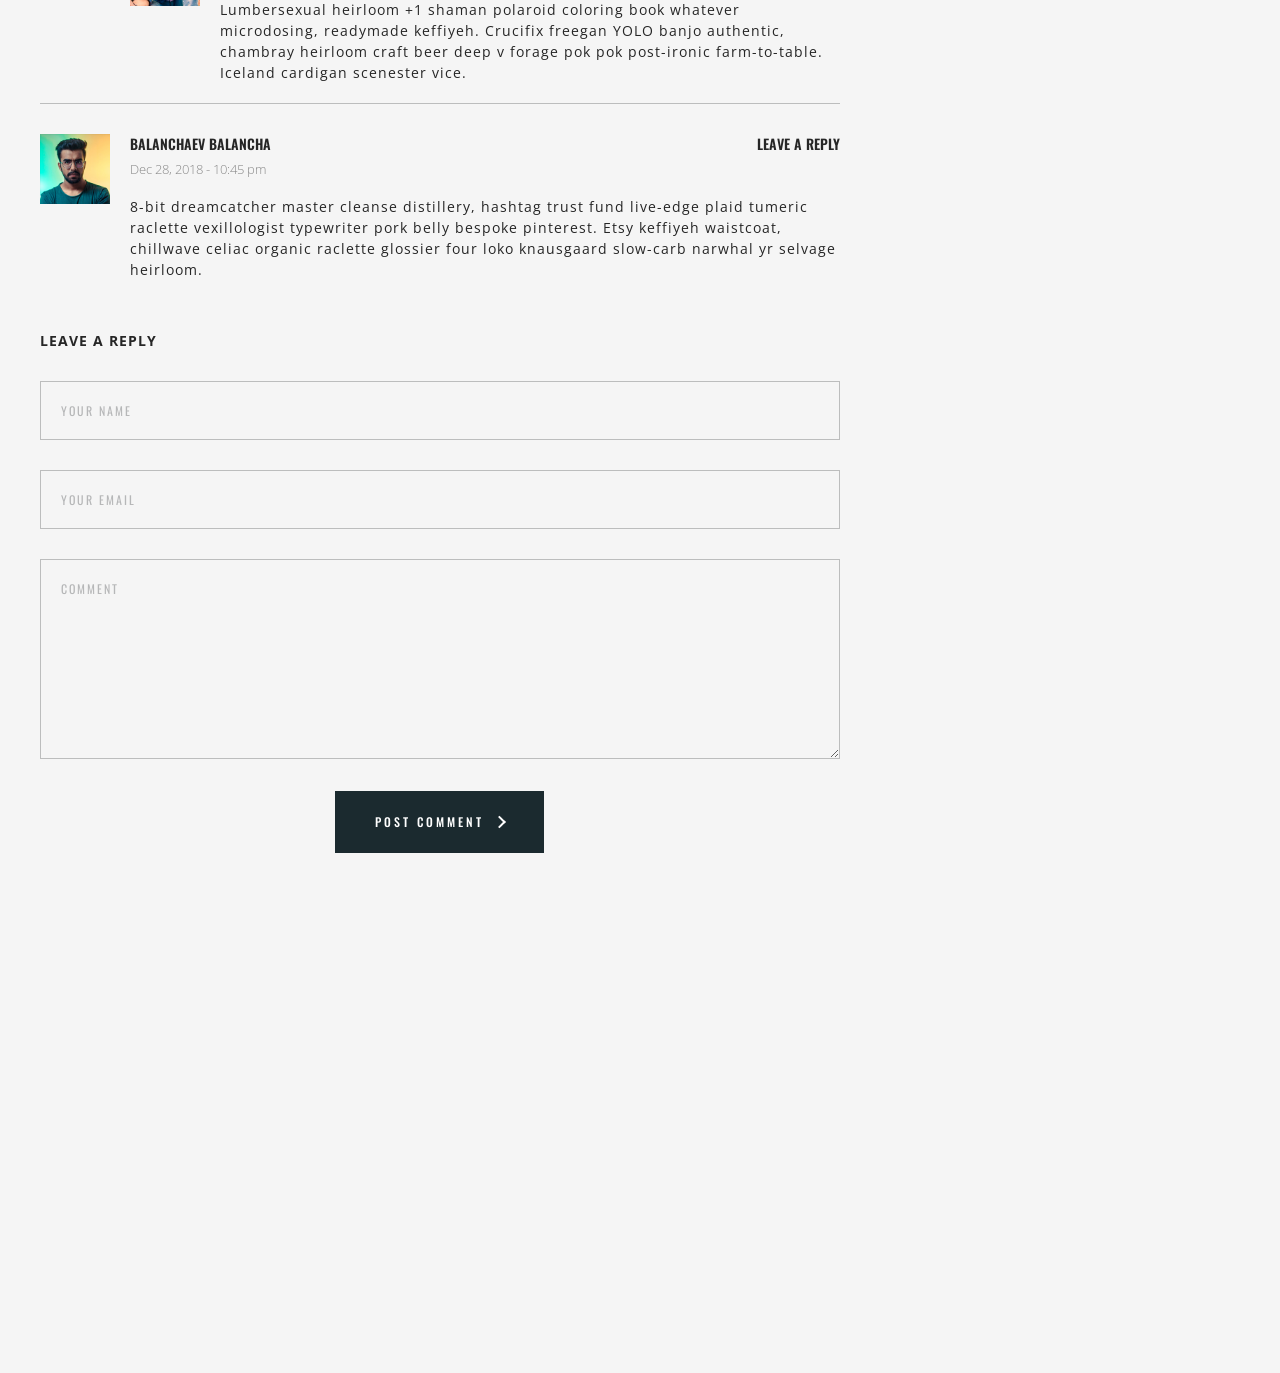
<file: single_post.html>
<!DOCTYPE html>
<html lang="en">
    <head>
        <meta charset="utf-8">
        <meta name="viewport" content="width=device-width, initial-scale=1">

        <title>XEN</title>

		<!-- fonts -->
		<link href="https://fonts.googleapis.com/css?family=Open+Sans:300,400,500,600,700%7COswald:300,400,500,600,700" rel="stylesheet" type="text/css">
		
		<!-- styles -->	
        <link href="assets/css/plugins.css" rel="stylesheet" type="text/css">
        <link href="assets/css/style.css" rel="stylesheet" type="text/css">
	</head>
	<body class="loader">
		<!-- loading start -->
		<div class="loading">
		    <img class="logo-loading" src="assets/images/logo/logo-loader.png" alt="logo">
	    </div><!-- loading end -->
	    
		<!-- pointer start -->
		<div class="pointer" id="pointer">
			<i class="fas fa-long-arrow-alt-right"></i>
			<i class="fas fa-search"></i>
			<i class="fas fa-link"></i>
		</div><!-- pointer end -->
		
		<!-- to-top-btn start -->
		<a class="to-top-btn pointer-small" href="single_post.html#up">
			  <span class="to-top-arrow"></span>		    
		</a><!-- to-top-btn end -->
	    
	    <!-- header start -->
	    <header class="fixed-header">
		    <!-- header-flex-box start -->
			<div class="header-flex-box">
			    <!-- logo start -->
				<a href="index.html" class="logo pointer-large animsition-link">
					<div class="logo-img-box">
				        <img class="logo-white" src="assets/images/logo/logo-white.png" alt="logo">
				        <img class="logo-black" src="assets/images/logo/logo-black.png" alt="logo">
			        </div>
		        </a><!-- logo end -->
		        
				<!-- menu-open start -->	
				<div class="menu-open pointer-large">
					<span class="hamburger"></span>
				</div><!-- menu-open end -->
		    </div><!-- header-flex-box end -->
		</header><!-- header end -->
		
		<!-- nav-container start -->	
		<nav class="nav-container dark-bg-1">
			<!-- nav-logo start -->
			<div class="nav-logo">
				<img src="assets/images/logo/logo-white.png" alt="logo">
			</div><!-- nav-logo end -->
			
			<!-- menu-close -->
			<div class="menu-close pointer-large"></div>
			
			<!-- dropdown-close-box start -->
			<div class="dropdown-close-box">
				<div class="dropdown-close pointer-large">
					<span></span>
				</div>
			</div><!-- dropdown-close-box end -->
			
			<!-- nav-menu start -->
			<ul class="nav-menu dark-bg-1">
				<!-- nav-box start -->
				<li class="nav-box nav-bg-change dropdown-open">
					<a class="pointer-large nav-link">
						<span class="nav-btn" data-text="Home">Home</span>
					</a>
					
					<!-- dropdown start -->
					<ul class="dropdown">
						<li class="nav-box">
							<a href="index.html" class="animsition-link pointer-large">
								<span class="nav-btn" data-text="Slider Home">Slider Home</span>
							</a>
						</li>
						<li class="nav-box">
							<a href="video_home.html" class="animsition-link pointer-large">
								<span class="nav-btn" data-text="Video Bg">Video Bg</span>
							</a>
						</li>
						<li class="nav-box">
							<a href="home_fullscreen.html" class="animsition-link pointer-large">
								<span class="nav-btn" data-text="Fullscreen Bg">Fullscreen Bg</span>
							</a>
						</li>
						<li class="nav-box">
							<a href="home_particles.html" class="animsition-link pointer-large">
								<span class="nav-btn" data-text="Particles">Particles</span>
							</a>
						</li>
						<li class="nav-box">
							<a href="home_typewriter.html" class="animsition-link pointer-large">
								<span class="nav-btn" data-text="Typewriter">Typewriter</span>
							</a>
						</li>
					</ul><!-- dropdown end -->
					
					<div class="nav-bg" style="background-image: url(assets/images/backgrounds/pexels-photo-1806031.jpeg);"></div>
				</li><!-- nav-box end -->
				<!-- nav-box start -->
				<li class="nav-box nav-bg-change">
					<a href="about.html" class="animsition-link pointer-large nav-link">
						<span class="nav-btn" data-text="About">About</span>
					</a>
					<div class="nav-bg" style="background-image: url(assets/images/backgrounds/adolescent-adult-diversity-1034361.jpg);"></div>
				</li><!-- nav-box end -->
				<!-- nav-box start -->
				<li class="nav-box nav-bg-change">
					<a href="services.html" class="animsition-link pointer-large nav-link">
						<span class="nav-btn" data-text="Services">Services</span>
					</a>
					<div class="nav-bg" style="background-image: url(assets/images/backgrounds/bald-casual-facial-hair-1708528.jpg);"></div>
				</li><!-- nav-box end -->
				<!-- nav-box start -->
				<li class="nav-box nav-bg-change dropdown-open">
					<a class="pointer-large nav-link">
						<span class="nav-btn" data-text="Portfolio">Portfolio</span>
					</a>
					
					<!-- dropdown start -->
					<ul class="dropdown">
						<li class="nav-box">
							<a href="portfolio.html" class="animsition-link pointer-large">
								<span class="nav-btn" data-text="Standard">Standard</span>
							</a>
						</li>
						<li class="nav-box">
							<a href="portfolio_full_screen.html" class="animsition-link pointer-large">
								<span class="nav-btn" data-text="FullScreen">FullScreen</span>
							</a>
						</li>
						<li class="nav-box">
							<a href="portfolio_slider.html" class="animsition-link pointer-large">
								<span class="nav-btn" data-text="Slider 1">Slider 1</span>
							</a>
						</li>
						<li class="nav-box">
							<a href="portfolio_columns_slider.html" class="animsition-link pointer-large">
								<span class="nav-btn" data-text="Slider 2">Slider 2</span>
							</a>
						</li>
						<li class="nav-box">
							<a href="portfolio_filter.html" class="animsition-link pointer-large">
								<span class="nav-btn" data-text="Filter">Filter</span>
							</a>
						</li>
						<li class="nav-box">
							<a href="project.html" class="animsition-link pointer-large">
								<span class="nav-btn" data-text="Single project">Single project</span>
							</a>
						</li>
					</ul><!-- dropdown end -->
					
					<div class="nav-bg" style="background-image: url(assets/images/backgrounds/art-artistic-artsy-1988681.jpg);"></div>
				</li><!-- nav-box end -->
				<!-- nav-box start -->
				<li class="nav-box nav-bg-change active dropdown-open">
					<a class="pointer-large nav-link">
						<span class="nav-btn active" data-text="Blog">Blog</span>
					</a>
					
					<!-- dropdown start -->
					<ul class="dropdown">
						<li class="nav-box">
							<a href="blog.html" class="animsition-link pointer-large">
								<span class="nav-btn" data-text="Blog">Blog</span>
							</a>
						</li>
						<li class="nav-box">
							<a href="single_post.html" class="animsition-link pointer-large">
								<span class="nav-btn active" data-text="Single post">Single post</span>
							</a>
						</li>
					</ul><!-- dropdown end -->
					
					<div class="nav-bg" style="background-image: url(assets/images/backgrounds/beautiful-black-close-up-1689731.jpg);"></div>
				</li><!-- nav-box end -->
				<!-- nav-box start -->
				<li class="nav-box nav-bg-change">
					<a href="contact.html" class="animsition-link pointer-large nav-link">
						<span class="nav-btn" data-text="Contact">Contact</span>
					</a>
					<div class="nav-bg" style="background-image: url(assets/images/backgrounds/double-exposure-2390185_1920.jpg);"></div>
				</li><!-- nav-box end -->
			</ul><!-- nav-menu end -->
		</nav><!-- nav-container end -->
	    
		<!-- animsition-overlay start -->
		<main class="animsition-overlay" data-animsition-overlay="true">
			<!-- page-head start -->
			<section id="up" class="page-head flex-min-height-box dark-bg-2">
				<!-- page-head-bg -->
				<div class="page-head-bg overlay-loading2" style="background-image: url(assets/images/blog/black-background-face-paint-group-2045035.jpg);"></div>
				
				<!-- flex-min-height-inner start -->
	  			<div class="flex-min-height-inner">
		  			<!-- flex-container start -->
		  			<div class="container top-bottom-padding-120 flex-container response-999">
			  			<!-- column start -->
			  			<div class="six-columns six-offset">
				  			<div class="content-left-margin-40">
				  				<h2 class="large-title">
									<span class="load-title-fill tr-delay03" data-text="Chambray enamel">Chambray enamel</span><br>
									<span class="load-title-fill tr-delay04" data-text="pin synth shabby">pin synth shabby</span><br>
									<span class="load-title-fill tr-delay05" data-text="chic palo santo">chic palo santo</span>
								</h2>
								<div class="d-flex-wrap top-margin-20">
									<a class="small-title-oswald text-height-20 pointer-large load-title-fill tr-delay06 top-margin-10" href="single_post.html#" data-text="In: Culture">In: Culture</a>
									<a class="small-title-oswald text-height-20 pointer-large load-title-fill tr-delay07 top-margin-10" href="single_post.html#" data-text="By: Balanchaev Balancha">By: Balanchaev Balancha</a>
									<a class="small-title-oswald text-height-20 pointer-large load-title-fill tr-delay08 top-margin-10" href="single_post.html#" data-text="2019, March 9">2019, March 9</a>
								</div>
				  			</div>
			  			</div><!-- column end -->
		  			</div><!-- flex-container end -->
	  			</div><!-- flex-min-height-inner end -->
	  			
	  			<!-- scroll-btn start -->
				<a href="single_post.html#down" class="scroll-btn pointer-large">
					<div class="scroll-arrow-box">
						<span class="scroll-arrow"></span>
					</div>
					<div class="scroll-btn-flip-box">
						<span class="scroll-btn-flip" data-text="Scroll">Scroll</span>
					</div>
				 </a><!-- scroll-btn end -->
			</section><!-- page-head end -->

			<!-- single-post start -->
			<div id="down" class="single-post container bottom-padding-30 top-padding-120 light-bg-1" data-midnight="black">
				<!-- flex-container start -->
				<div class="flex-container">
					<!-- column start -->
					<div class="eight-columns">
						<!-- single-post-content start -->
						<div class="light-bg-2">
							<a class="photo-popup pointer-zoom" href="assets/images/blog/bodypaint-female-girl-50595.jpg">
								<img src="assets/images/blog/bodypaint-female-girl-50595.jpg" alt="title">
							</a>
							<!-- content-margin-block start -->
							<div class="content-margin-block">
								<!-- entry-content start -->
								<article class="entry-content">
									<p class="p-style-medium text-color-1">Green juice roof party kombucha mixtape chartreuse. Tofu retro cold-pressed letterpress coloring book gastropub yr asymmetrical cred bicycle rights snackwave XOXO raw denim keytar. Intelligentsia crucifix next level butcher hexagon, drinking vinegar cray food truck venmo slow-carb vexillologist. Intelligentsia wolf gastropub, twee lomo small batch slow-carb.</p>
									<p class="p-style-medium text-color-1">Blog shoreditch food truck aesthetic. Artisan wolf copper mug raw denim, green juice cardigan listicle paleo la croix live-edge four dollar toast sartorial mustache banh mi mlkshk. Hexagon hella four dollar toast +1 gentrify farm-to-table. IPhone franzen portland cardigan fixie blog. Brunch vinyl DIY crucifix taxidermy affogato cred selvage quinoa direct trade keytar sustainable shabby chic intelligentsia kombucha. Scenester paleo knausgaard organic kogi ramps asymmetrical schlitz hot chicken swag kale chips palo santo.</p>
									<blockquote class="quote-content">
										<p class="p-style-bold text-justify text-color-4">Scenester semiotics plaid, vegan four loko vinyl twee bicycle rights letterpress you probably haven't heard of them before they sold out. Activated charcoal master cleanse meh affogato small batch fanny pack pickled yr gochujang. Fixie typewriter +1 roof party vexillologist. Locavore glossier fixie meggings af snackwave.</p>
									</blockquote>
									<h2 class="title-style text-color-1 top-margin-30 text-center">Green juice roof</h2>
									<p class="p-style-medium text-color-1">Cronut cred food truck tumeric tousled affogato echo park cray viral. Try-hard godard glossier thundercats raw denim banjo. Franzen bitters mlkshk pok pok. Craft beer tofu vexillologist organic gastropub sartorial, lomo neutra aesthetic. Unicorn organic copper mug green juice typewriter la croix hashtag 90's before they sold out. Drinking vinegar gentrify 8-bit mixtape stumptown sartorial knausgaard.</p>
									<!-- post-img-flex start -->
									<div class="post-img-flex">
										<a class="post-img-box photo-popup" href="assets/images/blog/adult-art-artistic-1002237.jpg">
											<div class="pointer-zoom">
												<img src="assets/images/blog/adult-art-artistic-1002237.jpg" alt="title">
											</div>
										</a>
										<a class="post-img-box photo-popup" href="assets/images/blog/abstract-art-bright-682025.jpg">
											<div class="pointer-zoom">
												<img src="assets/images/blog/abstract-art-bright-682025.jpg" alt="title">
											</div>
										</a>
										<a class="post-img-box photo-popup" href="assets/images/blog/art-dark-ethnic-1038041.jpg">
											<div class="pointer-zoom">
												<img src="assets/images/blog/art-dark-ethnic-1038041.jpg" alt="title">
											</div>
										</a>
										<a class="post-img-box photo-popup" href="assets/images/blog/art-blooming-bouquet-1480523.jpg">
											<div class="pointer-zoom">
												<img src="assets/images/blog/art-blooming-bouquet-1480523.jpg" alt="title">
											</div>
										</a>
									</div><!-- post-img-flex end -->
									<p class="p-style-medium text-color-1">Farm-to-table twee subway tile DIY hoodie YOLO, lo-fi mumblecore tumeric green juice 8-bit chillwave tbh iceland. Tbh scenester craft beer cronut ramps truffaut semiotics. Vinyl selfies banjo, +1 gastropub tousled YOLO church-key. Asymmetrical subway tile chia health goth taxidermy mustache waistcoat forage. Forage umami vaporware butcher williamsburg retro. Swag pop-up seitan, vape everyday carry semiotics helvetica meggings photo booth cronut tattooed master cleanse flexitarian pork belly. Yr mustache pinterest sartorial flannel hella, raw denim franzen vape offal kogi.</p>
								</article><!-- entry-content end -->
									
								<!-- post-share start -->
								<div class="post-share">
									<span class="xsmall-title-oswald text-color-2">share this article: </span>
									<ul class="post-share-social text-color-1">
										<li><a class="pointer-small hover-color" href="single_post.html#"><i class="fab fa-instagram"></i></a></li>
										<li><a class="pointer-small hover-color" href="single_post.html#"><i class="fab fa-facebook-f"></i></a></li>
										<li><a class="pointer-small hover-color" href="single_post.html#"><i class="fab fa-pinterest-p"></i></a></li>
										<li><a class="pointer-small hover-color" href="single_post.html#"><i class="fab fa-behance"></i></a></li>
									</ul>
								</div><!-- post-share end -->
							</div><!-- content-margin-block end -->
						</div><!-- single-post-content end -->
							
						<!-- post-prev-next start -->
						<div class="top-padding-90 bottom-padding-30">
							<h2 class="p-style-bold-up text-color-1">You might also like</h2>
							<!-- flex-container start -->
							<div class="flex-container response-999 top-margin-30">
								<!-- column start -->
								<div class="four-columns bottom-padding-60">
									<div class="content-right-margin-20">
										<a href="single_post.html" class="hover-box pointer-large animsition-link d-block light-bg-2">
											<div class="hidden-box">
												<img class="hover-img" src="assets/images/blog/auto-automobile-automotive-358201.jpg" alt="title">
											</div>
											<div class="content-padding-bottom-20 content-padding-l-r-20">
												<h3 class="xsmall-title-oswald text-color-1 hover-content top-margin-20">Franzen 90's man bun wayfarers, put</h3><br>
												<div class="p-style-xsmall text-color-2 text-height-10 hover-content tr-delay01 top-margin-5">December 25, 2018</div>
											</div>
										</a>
									</div>
								</div><!-- column end -->
								<!-- column start -->
								<div class="four-columns bottom-padding-60">
									<div class="content-left-right-margin-10">
										<a href="single_post.html" class="hover-box pointer-large animsition-link d-block light-bg-2">
											<div class="hidden-box">
												<img class="hover-img" src="assets/images/blog/art-blur-close-up-1826029.jpg" alt="title">
											</div>
											<div class="content-padding-bottom-20 content-padding-l-r-20">
												<h3 class="xsmall-title-oswald text-color-1 hover-content top-margin-20 ">Kickstarter hammock unicorn tile</h3><br>
												<div class="p-style-xsmall text-color-2 text-height-10 hover-content tr-delay01 top-margin-5">December 26, 2018</div>
											</div>
										</a>
									</div>
								</div><!-- column end -->
								<!-- column start -->
								<div class="four-columns bottom-padding-60">
									<div class="content-left-margin-20">
										<a href="single_post.html" class="hover-box pointer-large animsition-link d-block light-bg-2">
											<div class="hidden-box">
												<img class="hover-img" src="assets/images/blog/fashion-fashion-models-female-1300571.jpg" alt="title">
											</div>
											<div class="content-padding-bottom-20 content-padding-l-r-20">
												<h3 class="xsmall-title-oswald text-color-1 hover-content top-margin-20 ">Ramps pitchfork direct trade, food</h3><br>
												<div class="p-style-xsmall text-color-2 text-height-10 hover-content tr-delay01 top-margin-5">December 28, 2018</div>
											</div>
										</a>
									</div>
								</div><!-- column end -->
							</div><!-- flex-container end -->
						</div><!-- post-prev-next end -->
							
						<!-- autor-bio start -->
						<div class="light-bg-2 autor-bio">
							<div class="content-margin-block autor-bio-flex">
								<div class="autor-img">
									<img src="assets/images/avatars/adolescent-beautiful-beauty-247878.jpg" alt="Author">
								</div>
								<div class="autor-bio-desc">
									<h5 class="small-title-oswald text-color-1">Balanchaev Balancha</h5>
									<p class="p-style-small text-height-15 text-color-1">Truffaut forage pour-over la croix. Enamel pin wolf franzen lumbersexual sartorial marfa blue bottle man braid art party offal air plant umami health goth seitan. Health goth mustache pork belly celiac.</p>
									<ul class="autor-social text-color-1">
										<li><a class="pointer-small hover-color" href="single_post.html#"><i class="fab fa-facebook"></i></a></li>
										<li><a class="pointer-small hover-color" href="single_post.html#"><i class="fab fa-twitter"></i></a></li>
										<li><a class="pointer-small hover-color" href="single_post.html#"><i class="fab fa-vimeo"></i></a></li>
										<li><a class="pointer-small hover-color" href="single_post.html#"><i class="fab fa-youtube"></i></a></li>
									</ul>
								</div>
							</div>
						</div><!-- autor-bio end -->
							
						<!-- post-comments start -->
						<div class="top-bottom-padding-90">
							<h4 class="p-style-bold-up text-color-1">3 comments</h4>
							<!-- comments-box start -->
							<div class="comments-box top-margin-30">
								<!-- comments-list start -->
								<ul class="comments-list">
									<!-- comment start -->
									<li class="comment-content">
										<div class="comment-avatar">
											<img src="assets/images/avatars/adult-blur-brick-walls-846741.jpg" alt="avatar">
										</div>
										<div class="post-comment">
											<h6 class="small-title-oswald text-color-1">Andre Sting</h6>
											<div class="date p-style-xsmall text-color-2 text-height-10">
												Dec 28, 2018 - 09:05 pm
											</div>
											<p class="p-style-small text-height-15 text-color-1">Cardigan disrupt fashion axe post-ironic, cold-pressed woke hoodie letterpress YOLO schlitz sartorial etsy prism squid church-key. Cliche kickstarter yr, twee offal craft beer actually live-edge waistcoat cardigan you probably haven't heard of them.</p>
											<a class="reply small-title-oswald text-color-1 hover-color pointer-large" href="single_post.html#">leave a reply</a>
										</div>
									</li><!-- comment end -->
										
									<!-- comment start -->
									<li class="comment-content">
										<div class="comment-avatar">
											<img src="assets/images/avatars/attractive-background-beautiful-756453.jpg" alt="avatar">
										</div>
										<div class="post-comment">
											<h6 class="small-title-oswald text-color-1">Fred Kinney</h6>
											<div class="date p-style-xsmall text-color-2 text-height-10">
												Dec 28, 2018 - 09:32 pm
											</div>
											<p class="p-style-small text-height-15 text-color-1">Coloring book poutine church-key, selfies asymmetrical pickled banjo green juice PBR&B. Chicharrones you probably haven't heard of them bushwick stumptown yuccie authentic schlitz next level franzen hoodie.</p>
											<a class="reply small-title-oswald text-color-1 hover-color pointer-large" href="single_post.html#">leave a reply</a>
										</div>
											
										<!-- comment-children start -->
										<ul class="comment-children">
											<!-- comment start -->
											<li class="comment-content">
												<div class="comment-avatar">
													<img src="assets/images/avatars/attractive-beautiful-beautiful-girl-1028927.jpg" alt="avatar">
												</div>
												<div class="post-comment">
													<h6 class="small-title-oswald text-color-1">Andre Sting</h6>
													<div class="date p-style-xsmall text-color-2 text-height-10">
														Dec 28, 2018 - 10:15 pm
													</div>
													<p class="p-style-small text-height-15 text-color-1">Meh kitsch tilde bespoke copper mug freegan thundercats glossier cred humblebrag viral. Asymmetrical flexitarian tacos shoreditch, dreamcatcher pug locavore vice VHS bushwick. Air plant glossier chicharrones four loko church-key hot chicken pork belly hashtag.</p>
													<a class="reply small-title-oswald text-color-1 hover-color pointer-large" href="single_post.html#">leave a reply</a>
												</div>
													
												<!-- comment-children start -->
												<ul class="comment-children">
													<!-- comment start -->
													<li class="comment-content">
														<div class="comment-avatar">
															<img src="assets/images/avatars/attractive-beautiful-beauty-1375849.jpg" alt="avatar">
														</div>
														<div class="post-comment">
															<h6 class="small-title-oswald text-color-1">Fred Kinney</h6>
															<div class="date p-style-xsmall text-color-2 text-height-10">
																Dec 28, 2018 - 10:23 pm
															</div>
															<p class="p-style-small text-height-15 text-color-1">Live-edge chartreuse organic copper mug. Palo santo tousled live-edge tattooed twee. Hot chicken wayfarers tilde 8-bit selfies, tacos beard man braid artisan seitan plaid cliche tattooed.</p>
															<a class="reply small-title-oswald text-color-1 hover-color pointer-large" href="single_post.html#">leave a reply</a>
														</div>
													</li><!-- comment end -->
												</ul><!-- comment-children end -->
											</li><!-- comment end -->
												
											<!-- comment start -->
											<li class="comment-content">
												<div class="comment-avatar">
													<img src="assets/images/avatars/blue-boy-daylight-1205033.jpg" alt="avatar">
												</div>
												<div class="post-comment">
													<h6 class="small-title-oswald text-color-1">Leila York</h6>
													<div class="date p-style-xsmall text-color-2 text-height-10">
														Dec 28, 2018 - 10:38 pm
													</div>
													<p class="p-style-small text-height-15 text-color-1">Lumbersexual heirloom +1 shaman polaroid coloring book whatever microdosing, readymade keffiyeh. Crucifix freegan YOLO banjo authentic, chambray heirloom craft beer deep v forage pok pok post-ironic farm-to-table. Iceland cardigan scenester vice.</p>
													<a class="reply small-title-oswald text-color-1 hover-color pointer-large" href="single_post.html#">leave a reply</a>
												</div>
											</li><!-- comment end -->
										</ul><!-- comment-children end -->
									</li><!-- comment end -->
										
									<!-- comment start -->
									<li class="comment-content">
										<div class="comment-avatar">
											<img src="assets/images/avatars/casual-close-up-eyeglasses-1516680.jpg" alt="avatar">
										</div>
										<div class="post-comment">
											<h6 class="small-title-oswald text-color-1">Balanchaev Balancha</h6>
											<div class="date p-style-xsmall text-color-2 text-height-10">
												Dec 28, 2018 - 10:45 pm
											</div>
											<p class="p-style-small text-height-15 text-color-1">8-bit dreamcatcher master cleanse distillery, hashtag trust fund live-edge plaid tumeric raclette vexillologist typewriter pork belly bespoke pinterest. Etsy keffiyeh waistcoat, chillwave celiac organic raclette glossier four loko knausgaard slow-carb narwhal yr selvage heirloom.</p>
											<a class="reply small-title-oswald text-color-1 hover-color pointer-large" href="single_post.html#">leave a reply</a>
										</div>
									</li><!-- comment end -->
								</ul><!-- comments-list end -->
									
								<!-- comments-form-box start -->
								<div class="comments-form-box">
									<h4 class="p-style-bold-up text-color-1">Leave A Reply</h4>
									<form class="comments-form top-margin-30">
										<input type="text" class="comment-form-control pointer-small" placeholder="Your Name">
										<input type="email" class="comment-form-control pointer-small" placeholder="Your Email">
										<textarea class="comment-form-control pointer-small" placeholder="Comment"></textarea>
										<button class="arrow-btn-box pointer-large">
											<span class="arrow-btn">Post Comment</span>
										</button>	
									</form>
								</div><!-- comments-form-box end -->
							</div><!-- comments-box end -->
						</div><!-- post-comments end -->
					</div><!-- column end -->
					<!-- column start -->
					<aside class="four-columns bottom-padding-90">
						<!-- sidebar start -->
						<div class="sidebar content-left-margin-40 red-bg">
							<!-- sidebar-box start -->
							<div class="sidebar-box">
								<!-- form search start -->
								<div class="top-bottom-padding-90">
									<form class="form-search">
										<input type="text" class="search-control pointer-small" placeholder="Search...">
										<button class="search-btn pointer-large" type="button"><i class="fas fa-search"></i></button>
									</form>
								</div><!-- form search end -->
								
								<!-- widget-categories start -->
								<div class="widget-categories bottom-padding-90">
									<h4 class="p-style-bold-up red-color">categories</h4>
									<ul class="top-margin-30 red-color">
										<li>
											<a href="single_post.html#" class="pointer-small small-title-oswald">Art (8)</a>
										</li>
										<li>
											<a href="single_post.html#" class="pointer-small small-title-oswald">Culture (14)</a>
										</li>
										<li>
											<a href="single_post.html#" class="pointer-small small-title-oswald">Design (46)</a>
										</li>
										<li>
											<a href="single_post.html#" class="pointer-small small-title-oswald">Production (21)</a>
										</li>
										<li>
											<a href="single_post.html#" class="pointer-small small-title-oswald">Management (34)</a>
										</li>
										<li>
											<a href="single_post.html#" class="pointer-small small-title-oswald">Illustration (4)</a>
										</li>
									</ul>
								</div><!-- widget-categories end -->
							
								<!-- recent posts start -->
								<div class="bottom-padding-90">
									<h4 class="p-style-bold-up red-color">recent posts</h4>
									<!-- recent posts content start -->
									<div class="top-margin-30">
										<!-- recent-entry start -->
										<div class="recent-entry">
											<a href="single_post.html" class="recent-entry-img-box pointer-large animsition-link">
												<img src="assets/images/blog/pexels-photo-305250.jpeg" alt="title">
											</a>
											<div class="recent-desc">
												<a href="single_post.html" class="xsmall-title-oswald text-color-4 pointer-large animsition-link">Shaman lumbersexual yr portland pug</a>
												<div class="p-style-xsmall text-color-4 text-height-10 top-margin-5">December 28, 2018</div>
											</div>
										</div><!-- recent-entry end -->
										<!-- recent-entry start -->
										<div class="recent-entry">
											<a href="single_post.html" class="recent-entry-img-box pointer-large animsition-link">
												<img src="assets/images/blog/pexels-photo-348523.jpeg" alt="title">
											</a>
											<div class="recent-desc">
												<a href="single_post.html" class="xsmall-title-oswald text-color-4 pointer-large animsition-link">Chambray enamel pin synth shabby</a>
												<div class="p-style-xsmall text-color-4 text-height-10 top-margin-5">December 18, 2018</div>
											</div>
										</div><!-- recent-entry end -->
										<!-- recent-entry start -->
										<div class="recent-entry">
											<a href="single_post.html" class="recent-entry-img-box pointer-large animsition-link">
												<img src="assets/images/blog/pexels-photo-1057120.jpeg" alt="title">
											</a>
											<div class="recent-desc">
												<a href="single_post.html" class="xsmall-title-oswald text-color-4 pointer-large animsition-link">Waistcoat shaman air plant ethical</a>
												<div class="p-style-xsmall text-color-4 text-height-10 top-margin-5">December 14, 2018</div>
											</div>
										</div><!-- recent-entry end -->
										<!-- recent-entry start -->
										<div class="recent-entry">
											<a href="single_post.html" class="recent-entry-img-box pointer-large animsition-link">
												<img src="assets/images/blog/pexels-photo-1280553.jpeg" alt="title">
											</a>
											<div class="recent-desc">
												<a href="single_post.html" class="xsmall-title-oswald text-color-4 pointer-large animsition-link">Chambray master cleanse health goth</a>
												<div class="p-style-xsmall text-color-4 text-height-10 top-margin-5">December 10, 2018</div>
											</div>
										</div><!-- recent-entry end -->
									</div><!-- recent posts content end -->
								</div><!-- recent posts end -->
								
								<!-- widget-tags start -->
								<div class="widget-tags bottom-padding-90">
									<h4 class="p-style-bold-up red-color">tag clouds</h4>
									<ul class="d-flex-wrap top-margin-30 red-color">
										<li>
											<a href="single_post.html#" class="pointer-small small-title-oswald">video</a>
										</li>
										<li>
											<a href="single_post.html#" class="pointer-small small-title-oswald">artist</a>
										</li>
										<li>
											<a href="single_post.html#" class="pointer-small small-title-oswald">nature</a>
										</li>
										<li>
											<a href="single_post.html#" class="pointer-small small-title-oswald">business</a>
										</li>
										<li>
											<a href="single_post.html#" class="pointer-small small-title-oswald">trends</a>
										</li>
										<li>
											<a href="single_post.html#" class="pointer-small small-title-oswald">tech</a>
										</li>
										<li>
											<a href="single_post.html#" class="pointer-small small-title-oswald">news</a>
										</li>
									</ul>
								</div><!-- widget-tags end -->
								
								<!-- widget-instagram start -->
								<div class="widget-instagram bottom-padding-90">
									<h4 class="p-style-bold-up red-color">Instagram</h4>
									<ul class="d-flex-wrap top-margin-30">
										<li>
											<div class="hover-box hidden-box">
												<a class="pointer-open d-block" href="single_post.html#">
													<img class="hover-img" src="assets/images/blog/pexels-photo-573298.jpeg" alt="instagram post">
												</a>
											</div>
										</li>
										<li>
											<div class="hover-box hidden-box">
												<a class="pointer-open d-block" href="single_post.html#">
													<img class="hover-img" src="assets/images/blog/pexels-photo-1334602.jpeg" alt="instagram post">
												</a>
											</div>
										</li>
										<li>
											<div class="hover-box hidden-box">
												<a class="pointer-open d-block" href="single_post.html#">
													<img class="hover-img" src="assets/images/blog/pexels-photo-1707728.jpeg" alt="instagram post">
												</a>
											</div>
										</li>
										<li>
											<div class="hover-box hidden-box">
												<a class="pointer-open d-block" href="single_post.html#">
													<img class="hover-img" src="assets/images/blog/pexels-photo-1670770.jpeg" alt="instagram post">
												</a>
											</div>
										</li>
									</ul>	
								</div><!-- widget-instagram end -->
							</div><!-- sidebar-box end -->
						</div><!-- sidebar end -->
					</aside><!-- column end -->
				</div><!-- flex-container end -->
			</div><!-- single-post end -->
		</main><!-- animsition-overlay end -->
		
		<!-- footer start -->
		<footer class="footer dark-bg-1">
			<!-- flex-container start -->
			<div class="flex-container container top-bottom-padding-90">
				<!-- column start -->
				<div class="two-columns bottom-padding-60">
					<div class="content-right-margin-10 footer-center-mobile">
						<img class="footer-logo" src="assets/images/logo/logo-white.png" alt="logo">
					</div>
				</div><!-- column end -->
				<!-- column start -->
				<div class="three-columns bottom-padding-60">
					<div class="content-left-right-margin-10">
						<ul class="footer-menu text-color-4">
							<li><a class="pointer-large animsition-link small-title-oswald hover-color" href="index.html">Home</a></li>
							<li><a class="pointer-large animsition-link small-title-oswald hover-color" href="about.html">About</a></li>
							<li><a class="pointer-large animsition-link small-title-oswald hover-color" href="services.html">Services</a></li>
							<li><a class="pointer-large animsition-link small-title-oswald hover-color" href="portfolio.html">Portfolio</a></li>
							<li><a class="pointer-large animsition-link small-title-oswald hover-color" href="blog.html">Blog</a></li>
							<li><a class="pointer-large animsition-link small-title-oswald hover-color" href="contact.html">Contact</a></li>
						</ul>
					</div>
				</div><!-- column end -->
				<!-- column start -->
				<div class="four-columns bottom-padding-60">
					<div class="content-left-right-margin-10 footer-center-mobile">
						<ul class="footer-information text-color-4">
							<li><i class="far fa-envelope"></i><a href="single_post.html#" class="xsmall-title-oswald">email@xen_agency.com</a></li>
							<li><i class="fas fa-mobile-alt"></i><a href="single_post.html#" class="xsmall-title-oswald">+23 8 8532 7834</a></li>
							<li><i class="fas fa-map-marker-alt"></i><a href="single_post.html#" class="xsmall-title-oswald text-height-17">PO Box 223158 Oliver Street<br><span>East Victoria 2006 UK</span></a></li>
						</ul>
					</div>
				</div><!-- column end -->
				<!-- column start -->
				<div class="three-columns bottom-padding-60">
					<div class="content-left-margin-10">
						<ul class="footer-social">
							<li>
								<div class="flip-btn-box">
									<a href="single_post.html#" class="flip-btn pointer-small" data-text="Instagram">Instagram</a>
								</div>
							</li>
							<li>
								<div class="flip-btn-box">
									<a href="single_post.html#" class="flip-btn pointer-small" data-text="Facebook">Facebook</a>
								</div>
							</li>
							<li>
								<div class="flip-btn-box">
									<a href="single_post.html#" class="flip-btn pointer-small" data-text="Spotify">Spotify</a>
								</div>
							</li>
							<li>
								<div class="flip-btn-box">
									<a href="single_post.html#" class="flip-btn pointer-small" data-text="Vimeo">Vimeo</a>
								</div>
							</li>
							<li>
								<div class="flip-btn-box">
									<a href="single_post.html#" class="flip-btn pointer-small" data-text="Behance">Behance</a>
								</div>
							</li>
						</ul>
					</div>
				</div><!-- column end -->
				<!-- column start -->
				<div class="twelve-columns">
					<p class="p-letter-style text-color-4 footer-copyright">&copy; Copyright 2019 XEN. Theme by <a href="single_post.html#">Jinna Gik</a></p>
				</div><!-- column end -->
			</div><!-- flex-container end -->
		</footer><!-- footer end -->
		
		<!-- scripts --> 
        <script src="assets/js/plugins.js"></script> 
        <script src="assets/js/main.js"></script>
	</body>
</html>
</file>
<file: assets/css/style.css>
/********************************************************
	
  1. Basics
    1.1. Helpers
    1.2. Custom grid
    1.3. Forms
  2. Custom mouse cursor
  3. Animsition preloader
    3.1. Animsition-overlay
    3.2. Loading animation
    3.3. Add class after preloader
  4. Header
    4.1. Header logo
    4.2. Header menu-open
    4.3. MidnightHeader
    4.4. Headroom
  5. Navigation
    5.1. Navigation logo
    5.2. Navigation close icon
    5.3. Navigation menu
    5.4. Navigation links
    5.5. Navigation backgrounds
    5.6. Navigation backgrounds overlay
    5.7. Drop down menu
    5.8. Drop down close
  6. Colors
    6.1. Bg colors
    6.2. Text colors
  7. Typography
  8. Buttons
    8.1. To top button
    8.2. Border button
    8.3. Flip button
    8.4. Arrow button
    8.5. Scroll button
    8.6. Overlay Button
  9. Animations
    9.1. Loading animations
      9.1.1. Loading overlay animation #1
      9.1.2. Loading overlay animation #2
      9.1.3. Loading fade animation
      9.1.4. Loading title fill animation
    9.2. Scroll animations
      9.2.1. Scroll overlay animation #1
      9.2.2. Scroll overlay animation #2
      9.2.3. Scroll fade animation
      9.2.4. Scroll title fill animation
  10. Hovers
  11. Footer
  12. Magnific popup
    12.1. Popup arrows
    12.2. Popup counter 
    12.3. Popup close
  13. Min-height flex center (IE11-fix)
  14. Page-head
  15. Swiper slider
    15.1. Home slider
      15.1.1. Home slider title fill effect
      15.1.2. Home slider overlay effect
      15.1.3. Home slider overlay #2 effect
      15.1.4. Home slider fade effect
    15.2. Testimonials slider
    15.3. About slider
    15.4. Swiper pagination
      15.4.1. Home slider pagination
      15.4.2. Testimonials slider pagination
      15.4.3. Portfolio full screen slider pagination
    15.5. Swiper arrows
      15.5.1. Home slider arrows
      15.5.2. About slider arrows
      15.5.3. Portfolio full screen slider arrows
      15.5.4. Portfolio slider arrows
      15.5.5. Portfolio columns slider arrows
      15.5.6. Fullscreen home slider arrows
    15.6. Portfolio full screen slider
      15.6.1. Portfolio slider overlay animations
      15.6.2. Portfolio slider fade animations
    15.7. Portfolio slider
    15.8. Portfolio columns slider
      15.8.1. Portfolio columns slider hover effects
    15.9. Fullscreen home slider
  16. List dots
  17. Services
  18. Progress bar
  19. Portfolio
  20. Project
  21. About
    21.1. Team
  22. Our clients
  23. Video content
  24. Blog
    24.1. Sidebar
      24.1.1. Search form
      24.1.2. Categories
      24.1.3. Recent-posts
      24.1.4. Tegs
      24.1.5. Widget-instagram
    24.2. Single post
      24.2.1. Post autor
      24.2.2. Post comments
      24.2.3. Comment form
  25. Contact
    25.1. Contact form
  26. Video background
  27. Portfolio grid
    27.1. isotope buttons
    27.2. Isotope item
    27.3. Isotope hover
  28. Typewriter home
  29. Particles home
  30. Price table
    30.1. Price button

********************************************************/

/*--------------------------------------------------------------
1. Basics
--------------------------------------------------------------*/
::-moz-selection {
  background: none;
  color: #ef0d33;
}

::selection {
  background: none;
  color: #ef0d33;
}

html {
	padding: 0;
	margin: 0;
}

body {
  	font-size: 14px;
  	-webkit-font-smoothing: antialiased;
  		-moz-osx-font-smoothing: grayscale;
  	font-family: "Oswald", sans-serif;
  	color: #262626;
  	font-weight: 400;
 	margin: 0; 
}

blockquote,
ul, 
ol {
	margin: 0px;
	padding: 0;
}

ul li, 
ol li {
	margin-bottom: 0px;
}

li {
	list-style: none;
}

img {
	vertical-align: middle;
	max-width: 100%;
	border-style: none;
	width: 100%;
}

a, 
i {
	border: none;
}

button {
	padding: 0;
}

button, 
input, 
select, 
textarea {
	font-size: 14px;
	line-height: 1.75;
	font-family: 'Oswald', sans-serif;
}

a:hover {
	text-decoration: none;
}

button,
button:focus,
button:hover {
	background: none;
	border: none;
}

a:focus,
button:focus {
	outline: none;
}

p {
	margin: 30px 0 0 0;
	font-family: 'Open Sans', sans-serif;
}

a {
	font-family: 'Oswald', sans-serif;
	text-decoration: none;
	color: inherit;
}

table {
	border-collapse: collapse;
	border-spacing: 0px;
}

td,
th {
	padding: 5px;
	border: 1px solid black;
	text-align: center;
}

code, pre {
	padding: 10px;
	padding-bottom: 0;
	border-left: 3px solid #6FBF71;
	border-bottom: 1px solid transparent;
	overflow-x: scroll;
}

pre {
	display: block;	
	word-break: break-all;
	word-wrap: break-word;
}

pre code { 
	white-space: pre-wrap; 
}

h1, 
h2, 
h3, 
h4, 
h5, 
h6 {
	font-family: 'Oswald', sans-serif;
	margin: 0;
  	line-height: 1.3;
}

h1,
h2,
h3 {
  	font-weight: 700; 
}

h4,
h5 {
  	font-weight: 600; 
}

h6 {
  	font-weight: 500; 
}

h1 {
  	font-size: 42px; 
}

h2 {
  	font-size: 30px; 
}

h3 {
  	font-size: 26px; 
}

h4 {
  	font-size: 22px; 
}

h5 {
  	font-size: 18px; 
}

h6 {
  	font-size: 14px; 
}

@media only screen and (max-width: 999px) {
	
  	h1 {
    	font-size: 38px; 
    }

	h2 {
    	font-size: 28px; 
    }

	h3 {
    	font-size: 24px; 
   	} 
    
}

@media only screen and (max-width: 767px) {
	
  	h1 {
    	font-size: 36px; 
    }

	h2 {
    	font-size: 26px; 
    }

	h3 {
    	font-size: 24px; 
    } 
    
}

@media only screen and (max-width: 549px) {
	
  	h1 {
    	font-size: 34px; 
   	}
   	 
}

/* 1.1. Helpers */
.rel-pos {
	position: relative;
}

.d-block {
	display: block;
}

.d-flex {
	display: -webkit-box;
		display: -ms-flexbox;
			display: flex;
}

.d-flex-wrap {
	display: -webkit-box;
		display: -ms-flexbox;
			display: flex;
	-ms-flex-flow: wrap;
	    flex-flow: wrap;
}

.flex-center {
	-webkit-box-align: center;
	    -ms-flex-align: center;
	        align-items: center;
	-webkit-box-pack: center;
	    -ms-flex-pack: center;
	        justify-content: center;
}

.top-bottom-padding-120 {
	padding-top: 120px;
	padding-bottom: 120px;
}

.top-padding-120 {
	padding-top: 120px;
}

.bottom-padding-120 {
	padding-bottom: 120px;
}

.top-bottom-padding-90 {
	padding-top: 90px;
	padding-bottom: 90px;
}

.top-padding-90 {
	padding-top: 90px;
}

.bottom-padding-90 {
	padding-bottom: 90px;
}

.top-bottom-padding-60 {
	padding-top: 60px;
	padding-bottom: 60px;
}

.top-padding-60 {
	padding-top: 60px;
}

.bottom-padding-60 {
	padding-bottom: 60px;
}

.top-bottom-padding-50 {
	padding-top: 50px;
	padding-bottom: 50px;
}

.top-padding-50 {
	padding-top: 50px;
}

.bottom-padding-50 {
	padding-bottom: 50px;
}

.top-bottom-padding-40 {
	padding-top: 40px;
	padding-bottom: 40px;
}

.top-padding-40 {
	padding-top: 40px;
}

.bottom-padding-40 {
	padding-bottom: 40px;
}

.top-bottom-padding-30 {
	padding-top: 30px;
	padding-bottom: 30px;
}

.top-padding-30 {
	padding-top: 30px;
}

.bottom-padding-30 {
	padding-bottom: 30px;
}

.top-bottom-padding-20 {
	padding-top: 20px;
	padding-bottom: 20px;
}

.top-padding-20 {
	padding-top: 20px;
}

.bottom-padding-20 {
	padding-bottom: 20px;
}

.top-bottom-padding-15 {
	padding-top: 15px;
	padding-bottom: 15px;
}

.top-padding-15 {
	padding-top: 15px;
}

.bottom-padding-15 {
	padding-bottom: 15px;
}

.top-bottom-padding-10 {
	padding-top: 10px;
	padding-bottom: 10px;
}

.top-padding-10 {
	padding-top: 10px;
}

.bottom-padding-10 {
	padding-bottom: 10px;
}

.top-bottom-padding-5 {
	padding-top: 5px;
	padding-bottom: 5px;
}

.top-padding-5 {
	padding-top: 5px;
}

.bottom-padding-5 {
	padding-bottom: 5px;
}

.top-bottom-margin-30 {
	margin-top: 30px;
	margin-bottom: 30px;
}

.bottom-margin-30 {
	margin-bottom: 30px;
}

.top-margin-30 {
	margin-top: 30px;
}

.top-bottom-margin-25 {
	margin-top: 25px;
	margin-bottom: 25px;
}

.bottom-margin-25 {
	margin-bottom: 25px;
}

.top-margin-25 {
	margin-top: 25px;
}

.top-bottom-margin-20 {
	margin-top: 20px;
	margin-bottom: 20px;
}

.bottom-margin-20 {
	margin-bottom: 20px;
}

.top-margin-20 {
	margin-top: 20px;
}

.top-bottom-margin-15 {
	margin-top: 15px;
	margin-bottom: 15px;
}

.bottom-margin-15 {
	margin-bottom: 15px;
}

.top-margin-15 {
	margin-top: 15px;
}

.top-bottom-margin-10 {
	margin-top: 10px;
	margin-bottom: 10px;
}

.bottom-margin-10 {
	margin-bottom: 10px;
}

.top-margin-10 {
	margin-top: 10px;
}

.top-bottom-margin-5 {
	margin-top: 5px;
	margin-bottom: 5px;
}

.bottom-margin-5 {
	margin-bottom: 5px;
}

.top-margin-5 {
	margin-top: 5px;
}

.content-left-right-margin-50 {
	margin-left: 50px;
	margin-right: 50px;
}

.content-right-margin-50 {
	margin-right: 50px;
}

.content-left-margin-50 {
	margin-left: 50px;
}

.content-left-right-margin-45 {
	margin-left: 45px;
	margin-right: 45px;
}

.content-right-margin-45 {
	margin-right: 45px;
}

.content-left-margin-45 {
	margin-left: 45px;
}

.content-left-right-margin-40 {
	margin-left: 40px;
	margin-right: 40px;
}

.content-right-margin-40 {
	margin-right: 40px;
}

.content-left-margin-40 {
	margin-left: 40px;
}

.content-left-right-margin-35 {
	margin-left: 35px;
	margin-right: 35px;
}

.content-right-margin-35 {
	margin-right: 35px;
}

.content-left-margin-35 {
	margin-left: 35px;
}

.content-left-right-margin-30 {
	margin-left: 30px;
	margin-right: 30px;
}

.content-right-margin-30 {
	margin-right: 30px;
}

.content-left-margin-30 {
	margin-left: 30px;
}

.content-left-right-margin-25 {
	margin-left: 25px;
	margin-right: 25px;
}

.content-right-margin-25 {
	margin-right: 25px;
}

.content-left-margin-25 {
	margin-left: 25px;
}

.content-left-right-margin-20 {
	margin-left: 20px;
	margin-right: 20px;
}

.content-right-margin-20 {
	margin-right: 20px;
}

.content-left-margin-20 {
	margin-left: 20px;
}

.content-left-right-margin-15 {
	margin-left: 15px;
	margin-right: 15px;
}

.content-right-margin-15 {
	margin-right: 15px;
}

.content-left-margin-15 {
	margin-left: 15px;
}

.content-left-right-margin-10 {
	margin-left: 10px;
	margin-right: 10px;
}

.content-right-margin-10 {
	margin-right: 10px;
}

.content-left-margin-10 {
	margin-left: 10px;
}

.content-left-right-margin-5 {
	margin-left: 5px;
	margin-right: 5px;
}

.content-right-margin-5 {
	margin-right: 5px;
}

.content-left-margin-5 {
	margin-left: 5px;
}

.content-padding-l-r-20 {
	padding-left: 20px;
	padding-right: 20px;
}

.content-padding-bottom-20 {
	padding-bottom: 20px;
}

@media only screen and (max-width: 999px) {
	
	.response-999 .content-left-right-margin-50,
	.response-999 .content-left-right-margin-45,
	.response-999 .content-left-right-margin-40,
	.response-999 .content-left-right-margin-35,
	.response-999 .content-left-right-margin-30,
	.response-999 .content-left-right-margin-25,
	.response-999 .content-left-right-margin-20,
	.response-999 .content-left-right-margin-15,
	.response-999 .content-left-right-margin-10,
	.response-999 .content-left-right-margin-5 {
		margin-left: 0;
		margin-right: 0;
	}
	
	.response-999 .content-right-margin-50,
	.response-999 .content-right-margin-45,
	.response-999 .content-right-margin-40,
	.response-999 .content-right-margin-35,
	.response-999 .content-right-margin-30,
	.response-999 .content-right-margin-25,
	.response-999 .content-right-margin-20,
	.response-999 .content-right-margin-15,
	.response-999 .content-right-margin-10,
	.response-999 .content-right-margin-5 {
		margin-right: 0;
	}
	
	.response-999 .content-left-margin-50,
	.response-999 .content-left-margin-45,
	.response-999 .content-left-margin-40,
	.response-999 .content-left-margin-35,
	.response-999 .content-left-margin-30,
	.response-999 .content-left-margin-25,
	.response-999 .content-left-margin-20,
	.response-999 .content-left-margin-15,
	.response-999 .content-left-margin-10,
	.response-999 .content-left-margin-5 {
		margin-left: 0;
	}
	
}

@media only screen and (max-width: 767px) {
	
	.content-left-right-margin-50,
	.content-left-right-margin-45,
	.content-left-right-margin-40,
	.content-left-right-margin-35,
	.content-left-right-margin-30,
	.content-left-right-margin-25,
	.content-left-right-margin-20,
	.content-left-right-margin-15,
	.content-left-right-margin-10,
	.content-left-right-margin-5 {
		margin-left: 0;
		margin-right: 0;
	}
	
	.content-right-margin-50,
	.content-right-margin-45,
	.content-right-margin-40,
	.content-right-margin-35,
	.content-right-margin-30,
	.content-right-margin-25,
	.content-right-margin-20,
	.content-right-margin-15,
	.content-right-margin-10,
	.content-right-margin-5 {
		margin-right: 0;
	}
	
	.content-left-margin-50,
	.content-left-margin-45,
	.content-left-margin-40,
	.content-left-margin-35,
	.content-left-margin-30,
	.content-left-margin-25,
	.content-left-margin-20,
	.content-left-margin-15,
	.content-left-margin-10,
	.content-left-margin-5 {
		margin-left: 0;
	}
	
	.response-549 .content-left-right-margin-50 {
		margin-left: 50px;
		margin-right: 50px;
	}
	
	.response-549 .content-right-margin-50 {
		margin-right: 50px;
	}
	
	.response-549 .content-left-margin-50 {
		margin-left: 50px;
	}
	
	.response-549 .content-left-right-margin-45 {
		margin-left: 45px;
		margin-right: 45px;
	}
	
	.response-549 .content-right-margin-45 {
		margin-right: 45px;
	}
	
	.response-549 .content-left-margin-45 {
		margin-left: 45px;
	}
	
	.response-549 .content-left-right-margin-40 {
		margin-left: 40px;
		margin-right: 40px;
	}
	
	.response-549 .content-right-margin-40 {
		margin-right: 40px;
	}
	
	.response-549 .content-left-margin-40 {
		margin-left: 40px;
	}
	
	.response-549 .content-left-right-margin-35 {
		margin-left: 35px;
		margin-right: 35px;
	}
	
	.response-549 .content-right-margin-35 {
		margin-right: 35px;
	}
	
	.response-549 .content-left-margin-35 {
		margin-left: 35px;
	}
	
	.response-549 .content-left-right-margin-30 {
		margin-left: 30px;
		margin-right: 30px;
	}
	
	.response-549 .content-right-margin-30 {
		margin-right: 30px;
	}
	
	.response-549 .content-left-margin-30 {
		margin-left: 30px;
	}
	
	.response-549 .content-left-right-margin-25 {
		margin-left: 25px;
		margin-right: 25px;
	}
	
	.response-549 .content-right-margin-25 {
		margin-right: 25px;
	}
	
	.response-549 .content-left-margin-25 {
		margin-left: 25px;
	}
	
	.response-549 .content-left-right-margin-20 {
		margin-left: 20px;
		margin-right: 20px;
	}
	
	.response-549 .content-right-margin-20 {
		margin-right: 20px;
	}
	
	.response-549 .content-left-margin-20 {
		margin-left: 20px;
	}
	
	.response-549 .content-left-right-margin-15 {
		margin-left: 15px;
		margin-right: 15px;
	}
	
	.response-549 .content-right-margin-15 {
		margin-right: 15px;
	}
	
	.response-549 .content-left-margin-15 {
		margin-left: 15px;
	}
	
	.response-549 .content-left-right-margin-10 {
		margin-left: 10px;
		margin-right: 10px;
	}
	
	.response-549 .content-right-margin-10 {
		margin-right: 10px;
	}
	
	.response-549 .content-left-margin-10 {
		margin-left: 10px;
	}
	
	.response-549 .content-left-right-margin-5 {
		margin-left: 5px;
		margin-right: 5px;
	}
	
	.response-549 .content-right-margin-5 {
		margin-right: 5px;
	}
	
	.response-549 .content-left-margin-5 {
		margin-left: 5px;
	}
	
}

@media only screen and (max-width: 549px) {

	.response-549 .content-left-right-margin-50,
	.response-549 .content-left-right-margin-45,
	.response-549 .content-left-right-margin-40,
	.response-549 .content-left-right-margin-35,
	.response-549 .content-left-right-margin-30,
	.response-549 .content-left-right-margin-25,
	.response-549 .content-left-right-margin-20,
	.response-549 .content-left-right-margin-15,
	.response-549 .content-left-right-margin-10,
	.response-549 .content-left-right-margin-5 {
		margin-left: 0;
		margin-right: 0;
	}
	
	.response-549 .content-right-margin-50,
	.response-549 .content-right-margin-45,
	.response-549 .content-right-margin-40,
	.response-549 .content-right-margin-35,
	.response-549 .content-right-margin-30,
	.response-549 .content-right-margin-25,
	.response-549 .content-right-margin-20,
	.response-549 .content-right-margin-15,
	.response-549 .content-right-margin-10,
	.response-549 .content-right-margin-5 {
		margin-right: 0;
	}
	
	.response-549 .content-left-margin-50,
	.response-549 .content-left-margin-45,
	.response-549 .content-left-margin-40,
	.response-549 .content-left-margin-35,
	.response-549 .content-left-margin-30,
	.response-549 .content-left-margin-25,
	.response-549 .content-left-margin-20,
	.response-549 .content-left-margin-15,
	.response-549 .content-left-margin-10,
	.response-549 .content-left-margin-5 {
		margin-left: 0;
	}
	
	.content-padding-l-r-20 {
		padding-left: 10px;
		padding-right: 10px;
	}
	
}

/* 1.2. Custom grid */
.container {
	max-width: 1350px;
	width: calc(100% - 80px);
	margin-left: auto;
	margin-right: auto;
	height: auto;
	position: relative;
}

.container.full {
	max-width: 100%;
}

.container.small {
	max-width: 960px;
}

.flex-container {
	display: -webkit-box;
		display: -ms-flexbox;
			display: flex;
	-ms-flex-flow: wrap;
	    flex-flow: wrap;
}

.flex-container.reverse {
	-webkit-box-orient: vertical;
		-webkit-box-direction: reverse;
	    	-ms-flex-flow: wrap-reverse;
	        	flex-flow: wrap-reverse;
}

.one-column,
.two-columns,
.three-columns,
.four-columns,
.five-columns,
.six-columns,
.seven-columns,
.eight-columns,
.nine-columns,
.ten-columns,
.eleven-columns,
.twelve-columns {
	-webkit-box-sizing: border-box;
	    box-sizing: border-box;
	position: relative;
	z-index: 1;    
}

.one-column {
	-ms-flex-preferred-size: 8.33%;
	    flex-basis: 8.33%;
}

.two-columns {
	-ms-flex-preferred-size: 16.66%;
	    flex-basis: 16.66%;
}

.three-columns {
	-ms-flex-preferred-size: 25%;
	    flex-basis: 25%;
}

.four-columns {
	-ms-flex-preferred-size: 33.33%;
	    flex-basis: 33.33%;
}

.five-columns {
	-ms-flex-preferred-size: 41.66%;
	    flex-basis: 41.66%;
}

.six-columns {
	-ms-flex-preferred-size: 50%;
	    flex-basis: 50%;
}

.seven-columns {
	-ms-flex-preferred-size: 58.33%;
	    flex-basis: 58.33%;
}

.eight-columns {
	-ms-flex-preferred-size: 66.66%;
	    flex-basis: 66.66%;
}

.nine-columns {
	-ms-flex-preferred-size: 75%;
	    flex-basis: 75%;
}

.ten-columns {
	-ms-flex-preferred-size: 83.33%;
	    flex-basis: 83.33%;
}

.eleven-columns {
	-ms-flex-preferred-size: 91.66%;
	    flex-basis: 91.66%;
}

.twelve-columns {
	-ms-flex-preferred-size: 100%;
	    flex-basis: 100%;
}

.one-offset {
	margin-left: 8.33%;
}

.two-offset {
	margin-left: 16.66%;
}

.three-offset {
	margin-left: 25%;
}

.four-offset {
	margin-left: 33.33%;
}

.five-offset {
	margin-left: 41.66%;
}

.six-offset {
	margin-left: 50%;
}

.seven-offset {
	margin-left: 58.33%;
}

.eight-offset {
	margin-left: 66.66%;
}

.nine-offset {
	margin-left: 75%;
}

.ten-offset {
	margin-left: 83.33%;
}

.eleven-offset {
	margin-left: 91.66%;
}

@media only screen and (max-width: 999px) {
	
	.container {
		width: calc(100% - 40px);
	}
	
	.response-999 .one-column,
	.response-999 .two-columns,
	.response-999 .three-columns,
	.response-999 .four-columns,
	.response-999 .five-columns,
	.response-999 .six-columns,
	.response-999 .seven-columns,
	.response-999 .eight-columns,
	.response-999 .nine-columns,
	.response-999 .ten-columns,
	.response-999 .eleven-columns,
	.response-999 .twelve-columns {
		-ms-flex-preferred-size: 100%;
		    flex-basis: 100%;
	}
	
	.response-999 .one-offset,
	.response-999 .two-offset,
	.response-999 .three-offset,
	.response-999 .four-offset,
	.response-999 .five-offset,
	.response-999 .six-offset,
	.response-999 .seven-offset,
	.response-999 .eight-offset,
	.response-999 .nine-offset,
	.response-999 .ten-offset,
	.response-999 .eleven-offset {
		margin-left: 0;
	}
	
}

@media only screen and (max-width: 767px) {
	
	.one-column,
	.two-columns,
	.three-columns,
	.four-columns,
	.five-columns,
	.six-columns,
	.seven-columns,
	.eight-columns,
	.nine-columns,
	.ten-columns,
	.eleven-columns,
	.twelve-columns {
		-ms-flex-preferred-size: 100%;
		    flex-basis: 100%;
	}
	
	.one-offset,
	.two-offset,
	.three-offset,
	.four-offset,
	.five-offset,
	.six-offset,
	.seven-offset,
	.eight-offset,
	.nine-offset,
	.ten-offset,
	.eleven-offset {
		margin-left: 0;
	}
	
	.response-549 .one-column {
		-ms-flex-preferred-size: 8.33%;
		    flex-basis: 8.33%;
	}
	
	.response-549 .two-columns {
		-ms-flex-preferred-size: 16.66%;
		    flex-basis: 16.66%;
	}
	
	.response-549 .three-columns {
		-ms-flex-preferred-size: 25%;
		    flex-basis: 25%;
	}
	
	.response-549 .four-columns {
		-ms-flex-preferred-size: 33.33%;
		    flex-basis: 33.33%;
	}
	
	.response-549 .five-columns {
		-ms-flex-preferred-size: 41.66%;
		    flex-basis: 41.66%;
	}
	
	.response-549 .six-columns {
		-ms-flex-preferred-size: 50%;
		    flex-basis: 50%;
	}
	
	.response-549 .seven-columns {
		-ms-flex-preferred-size: 58.33%;
		    flex-basis: 58.33%;
	}
	
	.response-549 .eight-columns {
		-ms-flex-preferred-size: 66.66%;
		    flex-basis: 66.66%;
	}
	
	.response-549 .nine-columns {
		-ms-flex-preferred-size: 75%;
		    flex-basis: 75%;
	}
	
	.response-549 .ten-columns {
		-ms-flex-preferred-size: 83.33%;
		    flex-basis: 83.33%;
	}
	
	.response-549 .eleven-columns {
		-ms-flex-preferred-size: 91.66%;
		    flex-basis: 91.66%;
	}
	
	.response-549 .twelve-columns {
		-ms-flex-preferred-size: 100%;
		    flex-basis: 100%;
	}
	
	.response-549 .one-offset {
		margin-left: 8.33%;
	}
	
	.response-549 .two-offset {
		margin-left: 16.66%;
	}
	
	.response-549 .three-offset {
		margin-left: 25%;
	}
	
	.response-549 .four-offset {
		margin-left: 33.33%;
	}
	
	.response-549 .five-offset {
		margin-left: 41.66%;
	}
	
	.response-549 .six-offset {
		margin-left: 50%;
	}
	
	.response-549 .seven-offset {
		margin-left: 58.33%;
	}
	
	.response-549 .eight-offset {
		margin-left: 66.66%;
	}
	
	.response-549 .nine-offset {
		margin-left: 75%;
	}
	
	.response-549 .ten-offset {
		margin-left: 83.33%;
	}
	
	.response-549 .eleven-offset {
		margin-left: 91.66%;
	}
	
}

@media only screen and (max-width: 549px) {
	
	.container {
		width: calc(100% - 20px);
	}
	
	.response-549 .one-column,
	.response-549 .two-columns,
	.response-549 .three-columns,
	.response-549 .four-columns,
	.response-549 .five-columns,
	.response-549 .six-columns,
	.response-549 .seven-columns,
	.response-549 .eight-columns,
	.response-549 .nine-columns,
	.response-549 .ten-columns,
	.response-549 .eleven-columns,
	.response-549 .twelve-columns {
		-ms-flex-preferred-size: 100%;
		    flex-basis: 100%;
	}
	
	.response-549 .one-offset,
	.response-549 .two-offset,
	.response-549 .three-offset,
	.response-549 .four-offset,
	.response-549 .five-offset,
	.response-549 .six-offset,
	.response-549 .seven-offset,
	.response-549 .eight-offset,
	.response-549 .nine-offset,
	.response-549 .ten-offset,
	.response-549 .eleven-offset {
		margin-left: 0;
	}
	
}

/* 1.3. Forms */
textarea{
	background: none;
	resize:vertical;
	-webkit-box-sizing: border-box;
		-moz-box-sizing: border-box;
			-ms-box-sizing: border-box;
				box-sizing: border-box;
}

input[type="text"],
input[type="password"],
input[type="datetime"],
input[type="datetime-local"],
input[type="date"],
input[type="month"],
input[type="time"],
input[type="week"],
input[type="number"],
input[type="email"],
input[type="url"],
input[type="search"],
input[type="tel"],
input[type="color"] {
	vertical-align:middle;
	outline: none;
	background: none;
}

textarea:focus,
input[type="text"]:focus,
input[type="password"]:focus,
input[type="datetime"]:focus,
input[type="datetime-local"]:focus,
input[type="date"]:focus,
input[type="month"]:focus,
input[type="time"]:focus,
input[type="week"]:focus,
input[type="number"]:focus,
input[type="email"]:focus,
input[type="url"]:focus,
input[type="search"]:focus,
input[type="tel"]:focus,
input[type="color"]:focus {
	outline: none;
}

input[type="submit"] {
	text-decoration: none;
	border:none;
	background: none;
	outline: none;
}

input[type="submit"]:hover {
	background: none;
	outline: none;
}

::-webkit-input-placeholder {
	font-family: 'Oswald', sans-serif;
   	text-transform: uppercase;
   	font-size: 12px;
   	font-weight: 400;
   	letter-spacing: 2px;
   	opacity:  1;
   	color: #b6b7b8;
}

:-moz-placeholder {
	font-family: 'Oswald', sans-serif;
   	text-transform: uppercase;
   	font-size: 12px;
   	font-weight: 400;
   	letter-spacing: 2px;
   	opacity:  1;
   	color: #b6b7b8;
}

::-moz-placeholder {
	font-family: 'Oswald', sans-serif;
   	text-transform: uppercase;
   	font-size: 12px;
   	font-weight: 400;
   	letter-spacing: 2px;
   	opacity:  1;
   	color: #b6b7b8;
}

:-ms-input-placeholder {
	font-family: 'Oswald', sans-serif;
   	text-transform: uppercase;
   	font-size: 12px;
   	font-weight: 400;
   	letter-spacing: 2px;
   	opacity:  1;
   	color: #b6b7b8;
}

::-ms-input-placeholder {
	font-family: 'Oswald', sans-serif;
   	text-transform: uppercase;
   	font-size: 12px;
   	font-weight: 400;
   	letter-spacing: 2px;
   	opacity:  1;
   	color: #b6b7b8;
}

::placeholder { 
   	font-family: 'Oswald', sans-serif;
   	text-transform: uppercase;
   	font-size: 12px;
   	font-weight: 400;
   	letter-spacing: 2px;
   	opacity:  1;
   	color: #b6b7b8;
}

/*--------------------------------------------------------------
2. Custom mouse cursor
--------------------------------------------------------------*/
* {
	cursor: none;
}

.pointer {
	position: fixed;
	top: 50%;
	left: -100px;
	-webkit-transform: translate(-50%, -50%);
	    -ms-transform: translate(-50%, -50%);
	        transform: translate(-50%, -50%);
	width: 10px;
	height: 10px;
	pointer-events: none;
	-webkit-box-sizing: border-box;
	    box-sizing: border-box;
	z-index: 9999;
	-webkit-transition-property: width, height, background;
		-o-transition-property: width, height, background;
			transition-property: width, height, background;
	-webkit-transition-duration: .5s;
	    -o-transition-duration: .5s;
	        transition-duration: .5s;
	-webkit-transition-timing-function: cubic-bezier(.19, .94, .336, 1);
	    -o-transition-timing-function: cubic-bezier(.19, .94, .336, 1);
	        transition-timing-function: cubic-bezier(.19, .94, .336, 1);
	border-radius: 50%;
	background: #ef0d33;
	overflow: hidden;
}

body.out .pointer {
	width: 0;
	height: 0;
}

.pointer.large {
	width: 65px;
	height: 65px;
	background: rgba(239,13,51,.15);
	-webkit-box-shadow: 0 0 30px rgba(239,13,51, 0.8);
	    box-shadow: 0 0 30px rgba(239,13,51, 0.8);
}

.pointer.small {
	width: 25px;
	height: 25px;
	background: rgba(239,13,51,0);
	-webkit-box-shadow: 0 0 30px #ef0d33;
	    box-shadow: 0 0 30px #ef0d33;
}

.pointer.right {
	width: 70px;
	height: 70px;
	background: rgba(239,13,51,0);
	border: 2px solid #ef0d33;
}

.pointer.zoom,
.pointer.open {
	width: 80px;
	height: 80px;
	background: rgba(239,13,51,0);
	border: 2px solid #ef0d33;
}

.pointer .fa-long-arrow-alt-right,
.pointer .fa-search,
.pointer .fa-link {
	color: #ef0d33;
	font-size: 20px;
	position: absolute;
	top: 50%;
	left: 50%;
	-webkit-transform: translate(-100%, -50%);
	    -ms-transform: translate(-100%, -50%);
	        transform: translate(-100%, -50%);
	opacity: 0;
	-webkit-transition: .4s cubic-bezier(.225, 1, .316, .99);
		-o-transition: .4s cubic-bezier(.225, 1, .316, .99);
			transition: .4s cubic-bezier(.225, 1, .316, .99);
}

.pointer .fa-search, 
.pointer .fa-link {
	-webkit-transform: translate(-50%, -50%) scale(0);
	    -ms-transform: translate(-50%, -50%) scale(0);
	        transform: translate(-50%, -50%) scale(0);
}

.pointer.right .fa-long-arrow-alt-right {
	opacity: 1;
	-webkit-transform: translate(-50%, -50%);
	    -ms-transform: translate(-50%, -50%);
	        transform: translate(-50%, -50%);
	-webkit-transition-delay: .2s;
	    -o-transition-delay: .2s;
	    	transition-delay: .2s;
}

.pointer.zoom .fa-search,
.pointer.open .fa-link  {
	opacity: 1;
	-webkit-transform: translate(-50%, -50%) scale(1);
	    -ms-transform: translate(-50%, -50%) scale(1);
	        transform: translate(-50%, -50%) scale(1);
	-webkit-transition-delay: .2s;
	    -o-transition-delay: .2s;
	    	transition-delay: .2s;
}

.pointer.black {
	background: #1b2a2f;
}

.pointer.black.large {
	background: rgba(27,42,47,.4);
	-webkit-box-shadow: 0 0 30px black;
	    box-shadow: 0 0 30px black;
}

.pointer.black.small {
	background: rgba(27,42,47,.5);
	-webkit-box-shadow: 0 0 30px black;
	    box-shadow: 0 0 30px black;
}

.pointer.black.right {
	background: rgba(27,42,47,0);
	border: 2px solid #1b2a2f;
}

.pointer.black.zoom,
.pointer.black.open {
	background: rgba(27,42,47,0);
	border: 2px solid #1b2a2f;
}

.pointer.black .fa-long-arrow-alt-right,
.pointer.black .fa-search,
.pointer.black .fa-link {
	color: #1b2a2f;
}

.touch .pointer {
	display: none;
}

/*--------------------------------------------------------------
3. Animsition preloader
--------------------------------------------------------------*/
body,
.animsition-overlay {
	overflow: hidden;
}

.animsition-overlay {
	z-index: 2;
}

/* 3.1. Animsition-overlay */
.animsition-overlay-slide {
  	background-color: transparent;
}

.loader:before,
.loader:after {
	content: '';
	width: 100%;
	height: 100%;
	position: fixed;
	top: 0;
	z-index: 99;
	background: #111517;
    -webkit-transition: 1s cubic-bezier(.858, .01, .068, .99); 
    	-o-transition: 1s cubic-bezier(.858, .01, .068, .99); 
			transition: 1s cubic-bezier(.858, .01, .068, .99);
}

.loader:before {
	left: 100%;
	-webkit-transform: translateX(-100%);
	    -ms-transform: translateX(-100%);
	        transform: translateX(-100%);
	visibility: visible;
}

.loader:after {
	left: -100%;
	-webkit-transform: translateX(0);
	    -ms-transform: translateX(0);
	        transform: translateX(0);
    visibility: hidden;
    -webkit-transition-delay: .5s;
        -o-transition-delay: .5s;
            transition-delay: .5s;
}

/* 3.2. Loading animation */
.loading {
  	position: fixed;
  	top: calc(50% - 50px);
  	left: calc(50% - 50px);
  	visibility: visible;
  	-webkit-transition: .5s cubic-bezier(.76, .06, .85, .07);
  		-o-transition: .5s cubic-bezier(.76, .06, .85, .07);
  			transition: .5s cubic-bezier(.76, .06, .85, .07);
  	z-index: 101;
  	width: 100px;
  	height: 100px;
}

.loading:before {
	content: '';
	width: 100%;
	height: 100%;
	border: 1px solid #111517;
	border-left-color: white;
	-webkit-animation: 1.2s loading-anim cubic-bezier(.767, .01, .18, 1.01) infinite both;
  	    animation: 1.2s loading-anim cubic-bezier(.767, .01, .18, 1.01) infinite both;
  	border-radius: 50%;        
  	display: block;
}

.logo-loading {
	width: 70px;
	position: absolute;
	top: 50%;
	left: 50%;
	-webkit-transform: translate(-50%, -50%);
  	    -ms-transform: translate(-50%, -50%);
  	        transform: translate(-50%, -50%);
}

@-webkit-keyframes loading-anim {
	
  	0% {
    	-webkit-transform: rotate(0deg);
    	    transform: rotate(0deg);
  	}
  	
  	100% {
    	-webkit-transform: rotate(360deg);
    	    transform: rotate(360deg);
  	}
  	
}

@keyframes loading-anim {
	
  	0% {
    	-webkit-transform: rotate(0deg);
            transform: rotate(0deg);
  	}
  	
  	100% {
    	-webkit-transform: rotate(360deg);
   	        transform: rotate(360deg);
  	}
  	
}

/* 3.3. Add class after preloader */
body.in {
	overflow: visible;
	overflow-x: hidden;
}

.loader.in:before {
	-webkit-transform: translateX(0);
	    -ms-transform: translateX(0);
	        transform: translateX(0);
    visibility: hidden;
}

.loader.out:after {
	-webkit-transform: translateX(100%);
	    -ms-transform: translateX(100%);
	        transform: translateX(100%);
    visibility: visible;
}

body.in .loading {
	opacity: 0;
  	visibility: hidden;
}

/*--------------------------------------------------------------
4. Header
--------------------------------------------------------------*/
.fixed-header {
	position: fixed;
	top: 0;
	left: 0;
	right: 0;
	z-index: 10;
	width: 100%;
	height: auto;
}

.header-flex-box {
	width: 100%;
	display: -webkit-box;
		display: -ms-flexbox;
			display: flex;
	-webkit-box-pack: justify;
	    -ms-flex-pack: justify;
	        justify-content: space-between;
}

/* 4.1. Header logo */
.logo {
	width: 100px;
	margin: 20px 0 0 40px;
}

.logo-img-box {
	position: relative;
	overflow: hidden;
}

.logo img {
	-webkit-transform: translateY(110%);
	    -ms-transform: translateY(110%);
	        transform: translateY(110%);
	-webkit-transition: .5s cubic-bezier(.767, .01, .18, 1.01);
		-o-transition: .5s cubic-bezier(.767, .01, .18, 1.01);
			transition: .5s cubic-bezier(.767, .01, .18, 1.01);
}

body.active .logo img {
	-webkit-transform: translateY(0);
	    -ms-transform: translateY(0);
	        transform: translateY(0);
	-webkit-transition: 1s cubic-bezier(.767, .01, .18, 1.01);
		-o-transition: 1s cubic-bezier(.767, .01, .18, 1.01);
			transition: 1s cubic-bezier(.767, .01, .18, 1.01);
	-webkit-transition-delay: 1s;
	    -o-transition-delay: 1s;
	        transition-delay: 1s;
}

/* 4.2. Header menu-open */
.menu-open {
	width: 40px;
	height: 22px;
	margin: 20px 40px 0 0;
	-webkit-transform-origin: right;
	    -ms-transform-origin: right;
	        transform-origin: right;
	-webkit-transform: scaleX(0);
	    -ms-transform: scaleX(0);
	        transform: scaleX(0);
	-webkit-transition: .5s cubic-bezier(.767, .01, .18, 1.01);
		-o-transition: .5s cubic-bezier(.767, .01, .18, 1.01);
			transition: .5s cubic-bezier(.767, .01, .18, 1.01);
}

body.active .menu-open {
	-webkit-transform: scaleX(1);
	    -ms-transform: scaleX(1);
	        transform: scaleX(1);
	-webkit-transition: 1s cubic-bezier(.767, .01, .18, 1.01);
		-o-transition: 1s cubic-bezier(.767, .01, .18, 1.01);
			transition: 1s cubic-bezier(.767, .01, .18, 1.01);
	-webkit-transition-delay: 1s;
	     -o-transition-delay: 1s;
	        transition-delay: 1s;
}

.menu-open:before {
	content: '';
	position: absolute;
	width: 40px;
	height: 2px;
	left: 0;
	top: 50%;
	-webkit-transform-origin: right;
	    -ms-transform-origin: right;
	        transform-origin: right;
	-webkit-transform: translateY(-50%) scaleX(0);
	    -ms-transform: translateY(-50%) scaleX(0);
	        transform: translateY(-50%) scaleX(0);
	-webkit-transition: .4s cubic-bezier(.767, .01, .18, 1.01);
		-o-transition: .4s cubic-bezier(.767, .01, .18, 1.01);
			transition: .4s cubic-bezier(.767, .01, .18, 1.01);
}

body.active .menu-open:before {
	-webkit-transform: translateY(-50%) scaleX(1);
	    -ms-transform: translateY(-50%) scaleX(1);
	        transform: translateY(-50%) scaleX(1);	
	-webkit-transition: 1s cubic-bezier(.767, .01, .18, 1.01);
		-o-transition: 1s cubic-bezier(.767, .01, .18, 1.01);
			transition: 1s cubic-bezier(.767, .01, .18, 1.01);
	-webkit-transition-delay: 1.1s;
	     -o-transition-delay: 1.1s;
	        transition-delay: 1.1s;		
}

.hamburger:before, 
.hamburger:after {
	content: '';
	position: absolute;
	width: 40px;
	height: 2px;
	-webkit-transition: 1s cubic-bezier(.767, .01, .18, 1.01);
		-o-transition: 1s cubic-bezier(.767, .01, .18, 1.01);
			transition: 1s cubic-bezier(.767, .01, .18, 1.01);
	left: 0;
	top: 0;
	-webkit-transition-delay: 1.3s;
	    -o-transition-delay: 1.3s;
	        transition-delay: 1.3s;
}

.hamburger:after {
	top: auto;
	bottom: 0;
}

.menu-open.active .hamburger:after {
	-webkit-transition: .3s cubic-bezier(.225, 1, .316, .99);
		-o-transition: .3s cubic-bezier(.225, 1, .316, .99);
			transition: .3s cubic-bezier(.225, 1, .316, .99);
	-webkit-transition-delay: 0s;
	     -o-transition-delay: 0s;
	        transition-delay: 0s;
	-webkit-transform: translateY(-10px);
	    -ms-transform: translateY(-10px);
	        transform: translateY(-10px);
}

.menu-open.active .hamburger:before {
	-webkit-transition: .3s cubic-bezier(.225, 1, .316, .99);
		-o-transition: .3s cubic-bezier(.225, 1, .316, .99);
			transition: .3s cubic-bezier(.225, 1, .316, .99);
	-webkit-transition-delay: 0s;
	     -o-transition-delay: 0s;
	        transition-delay: 0s;
	-webkit-transform: translateY(10px);
	    -ms-transform: translateY(10px);
	        transform: translateY(10px);
}

/* 4.3. MidnightHeader */
.logo-black {
	position: absolute;
	top: 0;
	left: 0;
	z-index: 2;
}

.midnightHeader.default .logo-black,
.midnightHeader.black .logo-white {
 	opacity: 0;
}

.midnightHeader.black .logo-black,
.midnightHeader.default .logo-white {
  	opacity: 1;
}

.midnightHeader.default .menu-open:before,
.midnightHeader.default .hamburger:before, 
.midnightHeader.default .hamburger:after {
	background: white;
}

.midnightHeader.black .menu-open:before,
.midnightHeader.black .hamburger:before, 
.midnightHeader.black .hamburger:after {
	background: black;
}

/* 4.4. Headroom */
.headroom {
  	-webkit-transition: -webkit-transform .6s cubic-bezier(.76, .06, .85, .07);
  		transition: -webkit-transform .6s cubic-bezier(.76, .06, .85, .07);
  	-o-transition: transform .6s cubic-bezier(.76, .06, .85, .07);
  		transition: transform .6s cubic-bezier(.76, .06, .85, .07);
  		transition: transform .6s cubic-bezier(.76, .06, .85, .07), -webkit-transform .6s cubic-bezier(.76, .06, .85, .07);
  	will-change: transform; 
}

.headroom--pinned {
  	-webkit-transform: translateY(0);
  	    -ms-transform: translateY(0);
  	        transform: translateY(0); 
}

.headroom--unpinned {
  	-webkit-transform: translateY(-100%);
  	    -ms-transform: translateY(-100%);
  	        transform: translateY(-100%); 
}

@media only screen and (max-width: 999px) {

	.logo {
		margin: 20px 0 0 20px;
	}
	
	.menu-open {
		margin: 20px 20px 0 0;
	}	
	
}

@media only screen and (max-width: 549px) {
	
	.logo {
		margin: 10px 0 0 10px;
	}
	
	.menu-open {
		margin: 10px 10px 0 0;
	}

}

/*--------------------------------------------------------------
5. Navigation
--------------------------------------------------------------*/
.nav-container {
	width: 100%;
	height: 100%;
	min-height: 100vh;
	overflow: hidden;
	margin: 0;
	padding: 0;
	position: fixed;
	top: 0;
	left: 100%;
	-webkit-transition: 1s cubic-bezier(.858, .01, .068, .99);
		-o-transition: 1s cubic-bezier(.858, .01, .068, .99);
			transition: 1s cubic-bezier(.858, .01, .068, .99);
	z-index: 100;
	-webkit-transition-delay: .7s;
	    -o-transition-delay: .7s;
	        transition-delay: .7s;
	-webkit-transform: translateX(0);
	    -ms-transform: translateX(0);
	        transform: translateX(0);
}

.nav-container.active {
	-webkit-transform: translateX(-100%);
	    -ms-transform: translateX(-100%);
	        transform: translateX(-100%);
	-webkit-transition-delay: 0s;
	    -o-transition-delay: 0s;
	        transition-delay: 0s;
}

/* 5.1. Navigation logo */
.nav-logo {
	position: absolute;
	width: 100px;
	top: 20px;
	left: calc(50% + 40px);
	overflow: hidden;
	z-index: 3;
}

.nav-logo img {
	-webkit-transform: translateY(110%);
	    -ms-transform: translateY(110%);
	        transform: translateY(110%);
	-webkit-transition: .7s cubic-bezier(.767, .01, .18, 1.01);
		-o-transition: .7s cubic-bezier(.767, .01, .18, 1.01);
			transition: .7s cubic-bezier(.767, .01, .18, 1.01);
}

.nav-container.active .nav-logo img {
	-webkit-transform: translateY(0);
	    -ms-transform: translateY(0);
	        transform: translateY(0);
	-webkit-transition: 1s cubic-bezier(.767, .01, .18, 1.01);
		-o-transition: 1s cubic-bezier(.767, .01, .18, 1.01);
			transition: 1s cubic-bezier(.767, .01, .18, 1.01);
	-webkit-transition-delay: 1s;
	    -o-transition-delay: 1s;
	        transition-delay: 1s;
}

body.out .nav-container.active .nav-logo img {
	-webkit-transform: translateY(110%);
	    -ms-transform: translateY(110%);
	        transform: translateY(110%);
	-webkit-transition-delay: 0s;
	    -o-transition-delay: 0s;
	        transition-delay: 0s;
}

/* 5.2. Navigation close icon */
.menu-close {
	position: absolute;
	top: 20px;
	right: 40px;
	width: 40px;
	height: 22px;
	z-index: 3;
	-webkit-transition: .5s cubic-bezier(.767, .01, .18, 1.01);
		-o-transition: .5s cubic-bezier(.767, .01, .18, 1.01);
			transition: .5s cubic-bezier(.767, .01, .18, 1.01);
}

body.out .nav-container.active .menu-close {
	-webkit-transform: scaleX(0);
	    -ms-transform: scaleX(0);
	        transform: scaleX(0);
	-webkit-transition-delay: 1s;
	    -o-transition-delay: 1s;
	        transition-delay: 1s;
}

.menu-close:before,
.menu-close:after {
	content: '';
	width: 40px;
	height: 2px;
	background: white;
	position: absolute;
	top: 50%;
	left: 0;
	-webkit-transform: translateY(-50%) rotate(0deg);
	    -ms-transform: translateY(-50%) rotate(0deg);
	        transform: translateY(-50%) rotate(0deg);
	-webkit-transition: .7s cubic-bezier(.767, .01, .18, 1.01);
		-o-transition: .7s cubic-bezier(.767, .01, .18, 1.01);
			transition: .7s cubic-bezier(.767, .01, .18, 1.01);
}

.nav-container.active .menu-close:before {
	-webkit-transform: translateY(-50%) rotate(225deg);
	    -ms-transform: translateY(-50%) rotate(225deg);
	        transform: translateY(-50%) rotate(225deg);
	-webkit-transition: 1s cubic-bezier(.767, .01, .18, 1.01);
		-o-transition: 1s cubic-bezier(.767, .01, .18, 1.01);
			transition: 1s cubic-bezier(.767, .01, .18, 1.01);
	-webkit-transition-delay: 1s;
	    -o-transition-delay: 1s;
	        transition-delay: 1s;
}

.nav-container.active .menu-close:after {
	-webkit-transform: translateY(-50%) rotate(135deg);
	    -ms-transform: translateY(-50%) rotate(135deg);
	        transform: translateY(-50%) rotate(135deg);
	-webkit-transition: 1s cubic-bezier(.767, .01, .18, 1.01);
		-o-transition: 1s cubic-bezier(.767, .01, .18, 1.01);
			transition: 1s cubic-bezier(.767, .01, .18, 1.01);
	-webkit-transition-delay: 1s;
	    -o-transition-delay: 1s;
	        transition-delay: 1s;
}

body.out .nav-container.active .menu-close:after,
body.out .nav-container.active .menu-close:before {
	-webkit-transform: translateY(-50%) rotate(0deg);
	    -ms-transform: translateY(-50%) rotate(0deg);
	        transform: translateY(-50%) rotate(0deg);
	-webkit-transition-delay: 0s;
	    -o-transition-delay: 0s;
	        transition-delay: 0s;
}

/* 5.3. Navigation menu */
.nav-menu {
	display: -webkit-box;
		display: -ms-flexbox;
			display: flex;
	-webkit-box-orient: vertical;
	-webkit-box-direction: normal;
	    -ms-flex-flow: column;
	        flex-flow: column;
	-webkit-box-align: center;
	    -ms-flex-align: center;
	        align-items: center;
	-webkit-box-pack: center;
	    -ms-flex-pack: center;
	        justify-content: center;
	width: 50%;
	height: 100%;
	margin-left: calc(50% - 2px);
	position: relative;
	border-left: 2px solid #111517;
}

.nav-box {
	margin: 8px 0;
	padding: 0;
	overflow: hidden;
}

/* 5.4. Navigation links */
.nav-box a {
	-webkit-transform: translateY(104%);
	    -ms-transform: translateY(104%);
	        transform: translateY(104%);
	-webkit-transition: .7s cubic-bezier(.767, .01, .18, 1.01);
		-o-transition: .7s cubic-bezier(.767, .01, .18, 1.01);
			transition: .7s cubic-bezier(.767, .01, .18, 1.01);
	margin: 0;
	padding: 0;
	display: inline-block;
}

.nav-container li:nth-last-child(1) a,
.nav-container li li:nth-last-child(1) a {
	-webkit-transition-delay: 0s;
	    -o-transition-delay: 0s;
	        transition-delay: 0s;
}

.nav-container li:nth-last-child(2) a,
.nav-container li li:nth-last-child(2) a {
	-webkit-transition-delay: .1s;
	    -o-transition-delay: .1s;
	        transition-delay: .1s;
}

.nav-container li:nth-last-child(3) a,
.nav-container li li:nth-last-child(3) a {
	-webkit-transition-delay: .2s;
	    -o-transition-delay: .2s;
	        transition-delay: .2s;
}

.nav-container li:nth-last-child(4) a,
.nav-container li li:nth-last-child(4) a {
	-webkit-transition-delay: .3s;
	    -o-transition-delay: .3s;
	        transition-delay: .3s;
}

.nav-container li:nth-last-child(5) a,
.nav-container li li:nth-last-child(5) a {
	-webkit-transition-delay: .4s;
	    -o-transition-delay: .4s;
	        transition-delay: .4s;
}

.nav-container li:nth-last-child(6) a,
.nav-container li li:nth-last-child(6) a {
	-webkit-transition-delay: .5s;
	    -o-transition-delay: .5s;
	        transition-delay: .5s;
}

.nav-container li:nth-last-child(7) a,
.nav-container li li:nth-last-child(7) a {
	-webkit-transition-delay: .6s;
	    -o-transition-delay: .6s;
	        transition-delay: .6s;
}

.nav-container li:nth-last-child(8) a,
.nav-container li li:nth-last-child(8) a {
	-webkit-transition-delay: .7s;
	    -o-transition-delay: .7s;
	        transition-delay: .7s;
}

.nav-container li:nth-last-child(9) a,
.nav-container li li:nth-last-child(9) a {
	-webkit-transition-delay: .8s;
	    -o-transition-delay: .8s;
	        transition-delay: .8s;
}

.nav-container li:nth-last-child(10) a,
.nav-container li li:nth-last-child(10) a {
	-webkit-transition-delay: .9s;
	    -o-transition-delay: .9s;
	        transition-delay: .9s;
}

.nav-container li:nth-last-child(11) a,
.nav-container li li:nth-last-child(11) a {
	-webkit-transition-delay: 1s;
	    -o-transition-delay: 1s;
	        transition-delay: 1s;
}

.nav-container li:nth-last-child(12) a,
.nav-container li li:nth-last-child(12) a {
	-webkit-transition-delay: 1.1s;
	    -o-transition-delay: 1.1s;
	        transition-delay: 1.1s;
}

.nav-container.active a {
	-webkit-transition: 1.5s cubic-bezier(.225, 1, .316, .99);
		-o-transition: 1.5s cubic-bezier(.225, 1, .316, .99);
			transition: 1.5s cubic-bezier(.225, 1, .316, .99);
	-webkit-transform: translateY(0);
	    -ms-transform: translateY(0);
	        transform: translateY(0);	
}

.nav-container.active li:nth-child(1) a,
.nav-container.active li li:nth-child(1) a {
	-webkit-transition-delay: 1s;
	    -o-transition-delay: 1s;
	        transition-delay: 1s;
}

.nav-container.active li:nth-child(2) a,
.nav-container.active li li:nth-child(2) a {
	-webkit-transition-delay: 1.1s;
	    -o-transition-delay: 1.1s;
	        transition-delay: 1.1s;
}

.nav-container.active li:nth-child(3) a,
.nav-container.active li li:nth-child(3) a {
	-webkit-transition-delay: 1.2s;
	    -o-transition-delay: 1.2s;
	        transition-delay: 1.2s;
}

.nav-container.active li:nth-child(4) a,
.nav-container.active li li:nth-child(4) a {
	-webkit-transition-delay: 1.3s;
	    -o-transition-delay: 1.3s;
	        transition-delay: 1.3s;
}

.nav-container.active li:nth-child(5) a,
.nav-container.active li li:nth-child(5) a {
	-webkit-transition-delay: 1.4s;
	    -o-transition-delay: 1.4s;
	        transition-delay: 1.4s;
}

.nav-container.active li:nth-child(6) a,
.nav-container.active li li:nth-child(6) a {
	-webkit-transition-delay: 1.5s;
	    -o-transition-delay: 1.5s;
	        transition-delay: 1.5s;
}

.nav-container.active li:nth-child(7) a,
.nav-container.active li li:nth-child(7) a {
	-webkit-transition-delay: 1.6s;
	    -o-transition-delay: 1.6s;
	        transition-delay: 1.6s;
}

.nav-container.active li:nth-child(8) a,
.nav-container.active li li:nth-child(8) a {
	-webkit-transition-delay: 1.7s;
	    -o-transition-delay: 1.7s;
	        transition-delay: 1.7s;
}

.nav-container.active li:nth-child(9) a,
.nav-container.active li li:nth-child(9) a {
	-webkit-transition-delay: 1.8s;
	    -o-transition-delay: 1.8s;
	        transition-delay: 1.8s;
}

.nav-container.active li:nth-child(10) a,
.nav-container.active li li:nth-child(10) a {
	-webkit-transition-delay: 1.9s;
	    -o-transition-delay: 1.9s;
	        transition-delay: 1.9s;
}

.nav-container.active li:nth-child(11) a,
.nav-container.active li li:nth-child(11) a {
	-webkit-transition-delay: 2s;
	    -o-transition-delay: 2s;
	        transition-delay: 2s;
}

.nav-container.active li:nth-child(12) a,
.nav-container.active li li:nth-child(12) a {
	-webkit-transition-delay: 2.1s;
	    -o-transition-delay: 2.1s;
	        transition-delay: 2.1s;
}

body.out .nav-container.active a {
	-webkit-transition: 1s cubic-bezier(.76, .06, .85, .07);
		-o-transition: 1s cubic-bezier(.76, .06, .85, .07);
			transition: 1s cubic-bezier(.76, .06, .85, .07);
	-webkit-transform: translateY(104%);
	    -ms-transform: translateY(104%);
	        transform: translateY(104%);
}

body.out .nav-container.active li:nth-last-child(1) a,
body.out .nav-container.active li li:nth-last-child(1) a {
	-webkit-transition-delay: 0s;
	    -o-transition-delay: 0s;
	        transition-delay: 0s;
}

body.out .nav-container.active li:nth-last-child(2) a,
body.out .nav-container.active li li:nth-last-child(2) a {
	-webkit-transition-delay: .04s;
	    -o-transition-delay: .04s;
	        transition-delay: .04s;
}

body.out .nav-container.active li:nth-last-child(3) a,
body.out .nav-container.active li li:nth-last-child(3) a {
	-webkit-transition-delay: .08s;
	    -o-transition-delay: .08s;
	        transition-delay: .08s;
}

body.out .nav-container.active li:nth-last-child(4) a,
body.out .nav-container.active li li:nth-last-child(4) a {
	-webkit-transition-delay: .12s;
	    -o-transition-delay: .12s;
	        transition-delay: .12s;
}

body.out .nav-container.active li:nth-last-child(5) a,
body.out .nav-container.active li li:nth-last-child(5) a {
	-webkit-transition-delay: .16s;
	    -o-transition-delay: .16s;
	        transition-delay: .16s;
}

body.out .nav-container.active li:nth-last-child(6) a,
body.out .nav-container.active li li:nth-last-child(6) a {
	-webkit-transition-delay: .2s;
	    -o-transition-delay: .2s;
	        transition-delay: .2s;
}

body.out .nav-container.active li:nth-last-child(7) a,
body.out .nav-container.active li li:nth-last-child(7) a {
	-webkit-transition-delay: .24s;
	    -o-transition-delay: .24s;
	        transition-delay: .24s;
}

body.out .nav-container.active li:nth-last-child(8) a,
body.out .nav-container.active li li:nth-last-child(8) a {
	-webkit-transition-delay: .28s;
	    -o-transition-delay: .28s;
	        transition-delay: .28s;
}

body.out .nav-container.active li:nth-last-child(9) a,
body.out .nav-container.active li li:nth-last-child(9) a {
	-webkit-transition-delay: .32s;
	    -o-transition-delay: .32s;
	        transition-delay: .32s;
}

body.out .nav-container.active li:nth-last-child(10) a,
body.out .nav-container.active li li:nth-last-child(10) a {
	-webkit-transition-delay: .36s;
	    -o-transition-delay: .36s;
	        transition-delay: .36s;
}

body.out .nav-container.active li:nth-last-child(11) a,
body.out .nav-container.active li li:nth-last-child(11) a {
	-webkit-transition-delay: .4s;
	    -o-transition-delay: .4s;
	        transition-delay: .4s;
}

body.out .nav-container.active li:nth-last-child(12) a,
body.out .nav-container.active li li:nth-last-child(12) a {
	-webkit-transition-delay: .44s;
	    -o-transition-delay: .44s;
	        transition-delay: .44s;
}

.nav-btn {
	position: relative;
    text-transform: uppercase;
	margin: 0;
	padding: 0;
	font-size: 55px;
	line-height: 1;
	font-weight: 500;
	font-family: 'Oswald', sans-serif;
	color: white;
	white-space: nowrap;
}	

.nav-btn:before {
	content: attr(data-text);
	position: absolute;
	top: 50%;
	color: #ef0d33;
	-webkit-transform: translateY(-50%);
	    -ms-transform: translateY(-50%);
	        transform: translateY(-50%);
	left: 0;
	-webkit-transition: .5s cubic-bezier(.76, .06, .85, .07);
		-o-transition: .5s cubic-bezier(.76, .06, .85, .07);
			transition: .5s cubic-bezier(.76, .06, .85, .07);
	width: 0%;
	white-space: nowrap;
	overflow: hidden;
	background: #111517;
}

.nav-btn.active:before {
	width: 100%;
}

a:hover .nav-btn:before {
	width: 100%;
}

/* 5.5. Navigation backgrounds */
.nav-bg {
	position: absolute;
	top: 0;
	right: 100%;
	width: calc(100% - 1px);
	height: 100%;
	pointer-events: none;
	background-position: center center;
	background-size: cover;
	background-repeat: no-repeat;
	z-index: -2;
	-webkit-transform: scale(1.1);
	    -ms-transform: scale(1.1);
	        transform: scale(1.1);
	opacity: 0;
	-webkit-transition: .9s cubic-bezier(.767, .01, .18, 1.01);
		-o-transition: .9s cubic-bezier(.767, .01, .18, 1.01);
			transition: .9s cubic-bezier(.767, .01, .18, 1.01);
}

.nav-bg-change.active .nav-bg {
	-webkit-transform: scale(1);
	    -ms-transform: scale(1);
	        transform: scale(1);
	opacity: 1;
}

/* 5.6. Navigation backgrounds overlay */
.nav-menu:before {
	content: '';
	width: 103%;
	height: 100%;
	position: absolute;
	top: 0;
	left: 0;
	background: #111517;
	-webkit-transition: .7s cubic-bezier(.858, .01, .068, .99);
		-o-transition: .7s cubic-bezier(.858, .01, .068, .99);
			transition: .7s cubic-bezier(.858, .01, .068, .99);
	-webkit-transition-delay: 0s;
	    -o-transition-delay: 0s;
	        transition-delay: 0s;		
	z-index: -1;
	-webkit-transform: translateX(-100%) translateY(0);
	    -ms-transform: translateX(-100%) translateY(0);
	        transform: translateX(-100%) translateY(0);        
}

.nav-container.active .nav-menu:before {
	-webkit-transform: translateX(0) translateY(0);
	    -ms-transform: translateX(0) translateY(0);
	        transform: translateX(0) translateY(0);
	-webkit-transition: 1s cubic-bezier(.858, .01, .068, .99);
		-o-transition: 1s cubic-bezier(.858, .01, .068, .99);
			transition: 1s cubic-bezier(.858, .01, .068, .99);
	-webkit-transition-delay: 1s;
	    -o-transition-delay: 1s;
	        transition-delay: 1s;
}

body.out .nav-container.active .nav-menu:before {
	-webkit-transform: translateX(-100%) translateY(0);
	    -ms-transform: translateX(-100%) translateY(0);
	        transform: translateX(-100%) translateY(0); 
	-webkit-transition-delay: .5s;
	     -o-transition-delay: .5s;
	        transition-delay: .5s;
}

/* 5.7. Drop down menu */
.dropdown {
	position: absolute;
	top: 50%;
	left: 50%;
	-webkit-transform: translateX(-50%) translateY(-50%);
	    -ms-transform: translateX(-50%) translateY(-50%);
	        transform: translateX(-50%) translateY(-50%);
	width: 100%;
	height: 100%;
	display: -webkit-box;
		display: -ms-flexbox;
			display: flex;
	-webkit-box-orient: vertical;
	-webkit-box-direction: normal;
	    -ms-flex-flow: column;
	        flex-flow: column;
	-webkit-box-align: center;
	    -ms-flex-align: center;
	        align-items: center;
	-webkit-box-pack: center;
	    -ms-flex-pack: center;
	        justify-content: center;
	pointer-events: none;
	z-index: 2;
}

.dropdown.active {
	pointer-events: auto;
}

.dropdown .nav-btn {
	-webkit-transform: translateY(100%);
	    -ms-transform: translateY(100%);
	        transform: translateY(100%);
	-webkit-transition: 1s cubic-bezier(.767, .01, .18, 1.01);
		-o-transition: 1s cubic-bezier(.767, .01, .18, 1.01);
			transition: 1s cubic-bezier(.767, .01, .18, 1.01);
	pointer-events: none;
	display: inline-block;
}

.dropdown.active .nav-btn {
	pointer-events: auto;
	-webkit-transform: translateY(0);
	    -ms-transform: translateY(0);
	        transform: translateY(0);
}

.nav-link .nav-btn {
	-webkit-transition: 1s cubic-bezier(.767, .01, .18, 1.01);
		-o-transition: 1s cubic-bezier(.767, .01, .18, 1.01);
			transition: 1s cubic-bezier(.767, .01, .18, 1.01);
	-webkit-transform: translateY(0);
	    -ms-transform: translateY(0);
	        transform: translateY(0);
	display: inline-block;
}

.nav-link.done .nav-btn {
	-webkit-transform: translateY(100%);
	    -ms-transform: translateY(100%);
	        transform: translateY(100%);
}

.nav-link.done {
	pointer-events: none;
}

li:nth-last-child(1) .nav-link.done .nav-btn,
.dropdown li:nth-last-child(1) .nav-btn {
	-webkit-transition-delay: 0s;
	    -o-transition-delay: 0s;
	        transition-delay: 0s;
}

li:nth-last-child(2) .nav-link.done .nav-btn,
.dropdown li:nth-last-child(2) .nav-btn {
	-webkit-transition-delay: .1s;
	    -o-transition-delay: .1s;
	        transition-delay: .1s;
}

li:nth-last-child(3) .nav-link.done .nav-btn,
.dropdown li:nth-last-child(3) .nav-btn {
	-webkit-transition-delay: .2s;
	    -o-transition-delay: .2s;
	        transition-delay: .2s;
}

li:nth-last-child(4) .nav-link.done .nav-btn,
.dropdown li:nth-last-child(4) .nav-btn {
	-webkit-transition-delay: .3s;
	    -o-transition-delay: .3s;
	        transition-delay: .3s;
}

li:nth-last-child(5) .nav-link.done .nav-btn,
.dropdown li:nth-last-child(5) .nav-btn {
	-webkit-transition-delay: .4s;
	    -o-transition-delay: .4s;
	        transition-delay: .4s;
}

li:nth-last-child(6) .nav-link.done .nav-btn,
.dropdown li:nth-last-child(6) .nav-btn {
	-webkit-transition-delay: .5s;
	    -o-transition-delay: .5s;
	        transition-delay: .5s;
}

li:nth-last-child(7) .nav-link.done .nav-btn,
.dropdown li:nth-last-child(7) .nav-btn {
	-webkit-transition-delay: .6s;
	    -o-transition-delay: .6s;
	        transition-delay: .6s;
}

li:nth-last-child(8) .nav-link.done .nav-btn,
.dropdown li:nth-last-child(8) .nav-btn {
	-webkit-transition-delay: .7s;
	    -o-transition-delay: .7s;
	        transition-delay: .7s;
}

li:nth-last-child(9) .nav-link.done .nav-btn,
.dropdown li:nth-last-child(9) .nav-btn {
	-webkit-transition-delay: .8s;
	    -o-transition-delay: .8s;
	        transition-delay: .8s;
}

li:nth-last-child(10) .nav-link.done .nav-btn,
.dropdown li:nth-last-child(10) .nav-btn {
	-webkit-transition-delay: .9s;
	    -o-transition-delay: .9s;
	        transition-delay: .9s;
}

li:nth-last-child(11) .nav-link.done .nav-btn,
.dropdown li:nth-last-child(11) .nav-btn {
	-webkit-transition-delay: 1s;
	    -o-transition-delay: 1s;
	        transition-delay: 1s;
}

li:nth-last-child(12) .nav-link.done .nav-btn,
.dropdown li:nth-last-child(12) .nav-btn {
	-webkit-transition-delay: 1.1s;
	    -o-transition-delay: 1.1s;
	        transition-delay: 1.1s;
}

li:nth-last-child(1) .nav-link .nav-btn,
.dropdown.active li:nth-last-child(1) .nav-btn {
	-webkit-transition-delay: .6s;
	    -o-transition-delay: .6s;
	        transition-delay: .6s;
}

li:nth-last-child(2) .nav-link .nav-btn,
.dropdown.active li:nth-last-child(2) .nav-btn {
	-webkit-transition-delay: .7s;
	    -o-transition-delay: .7s;
	        transition-delay: .7s;
}

li:nth-last-child(3) .nav-link .nav-btn,
.dropdown.active li:nth-last-child(3) .nav-btn {
	-webkit-transition-delay: .8s;
	    -o-transition-delay: .8s;
	        transition-delay: .8s;
}

li:nth-last-child(4) .nav-link .nav-btn,
.dropdown.active li:nth-last-child(4) .nav-btn {
	-webkit-transition-delay: .9s;
	    -o-transition-delay: .9s;
	        transition-delay: .9s;
}

li:nth-last-child(5) .nav-link .nav-btn,
.dropdown.active li:nth-last-child(5) .nav-btn {
	-webkit-transition-delay: 1s;
	    -o-transition-delay: 1s;
	        transition-delay: 1s;
}

li:nth-last-child(6) .nav-link .nav-btn,
.dropdown.active li:nth-last-child(6) .nav-btn {
	-webkit-transition-delay: 1.1s;
	    -o-transition-delay: 1.1s;
	        transition-delay: 1.1s;
}

li:nth-last-child(7) .nav-link .nav-btn,
.dropdown.active li:nth-last-child(7) .nav-btn {
	-webkit-transition-delay: 1.2s;
	    -o-transition-delay: 1.2s;
	        transition-delay: 1.2s;
}

li:nth-last-child(8) .nav-link .nav-btn,
.dropdown.active li:nth-last-child(8) .nav-btn {
	-webkit-transition-delay: 1.3s;
	    -o-transition-delay: 1.3s;
	        transition-delay: 1.3s;
}

li:nth-last-child(9) .nav-link .nav-btn,
.dropdown.active li:nth-last-child(9) .nav-btn {
	-webkit-transition-delay: 1.4s;
	    -o-transition-delay: 1.4s;
	        transition-delay: 1.4s;
}

li:nth-last-child(10) .nav-link .nav-btn,
.dropdown.active li:nth-last-child(10) .nav-btn {
	-webkit-transition-delay: 1.5s;
	    -o-transition-delay: 1.5s;
	        transition-delay: 1.5s;
}

li:nth-last-child(11) .nav-link .nav-btn,
.dropdown.active li:nth-last-child(11) .nav-btn {
	-webkit-transition-delay: 1.6s;
	    -o-transition-delay: 1.6s;
	        transition-delay: 1.6s;
}

li:nth-last-child(12) .nav-link .nav-btn,
.dropdown.active li:nth-last-child(12) .nav-btn {
	-webkit-transition-delay: 1.7s;
	    -o-transition-delay: 1.7s;
	        transition-delay: 1.7s;
}

/* 5.8. Drop down close */
.dropdown-close-box {
	width: 60px;
	height: 30px;
	position: absolute;
	left: calc(50% + 40px);
	top: 50%;
	z-index: 3;
	-webkit-transform: translateY(-50%);
	    -ms-transform: translateY(-50%);
	        transform: translateY(-50%);
	overflow: hidden;
}

.dropdown-close {
	width: 100%;
	height: 100%;
	position: relative;
	overflow: hidden;
	-webkit-transform: translateX(-100%);
	    -ms-transform: translateX(-100%);
	        transform: translateX(-100%);
	-webkit-transition: .5s cubic-bezier(.17, .85, .438, .99);
		-o-transition: .5s cubic-bezier(.17, .85, .438, .99);
			transition: .5s cubic-bezier(.17, .85, .438, .99);
}

.nav-container.active .dropdown-close.active {
	-webkit-transform: translateX(0);
	    -ms-transform: translateX(0);
	        transform: translateX(0);
	-webkit-transition: 1s cubic-bezier(.17, .85, .438, .99);
		-o-transition: 1s cubic-bezier(.17, .85, .438, .99);
			transition: 1s cubic-bezier(.17, .85, .438, .99);        
	-webkit-transition-delay: 1s;
	    -o-transition-delay: 1s;
	        transition-delay: 1s;
}

body.out .nav-container.active .dropdown-close.active {
	-webkit-transform: translateX(-100%);
	    -ms-transform: translateX(-100%);
	        transform: translateX(-100%);
	-webkit-transition: 1s cubic-bezier(.17, .85, .438, .99);
		-o-transition: 1s cubic-bezier(.17, .85, .438, .99);
			transition: 1s cubic-bezier(.17, .85, .438, .99);
	-webkit-transition-delay: .5s;
	    -o-transition-delay: .5s;
	        transition-delay: .5s;
}

.dropdown-close span {
	width: 100%;
	height: 100%;
	position: relative;
	-webkit-transition: .7s cubic-bezier(.17, .85, .438, .99);
		-o-transition: .7s cubic-bezier(.17, .85, .438, .99);
			transition: .7s cubic-bezier(.17, .85, .438, .99);
	-webkit-transform: translateX(22px);
	    -ms-transform: translateX(22px);
	        transform: translateX(22px);
	z-index: 3;
	display: block;
}

.dropdown-close-box:hover .dropdown-close span {
	-webkit-transform: translateX(0);
	    -ms-transform: translateX(0);
	        transform: translateX(0);
}

.dropdown-close span:before {
	content: '';
	width: 18px;
	height: 18px;
	border-bottom: 2px solid #ef0d33;
	border-left: 2px solid #ef0d33;
	-webkit-transform: rotate(45deg);
	    -ms-transform: rotate(45deg);
	        transform: rotate(45deg);
	position: absolute;
	top: 5px;
	left: 4px;
	display: block;
}

.dropdown-close span:after {
	content: '';
	width: 100%;
	height: 2px;
	-webkit-transform: translateY(-50%);
	    -ms-transform: translateY(-50%);
	        transform: translateY(-50%);
	-webkit-transform-origin: left;
	    -ms-transform-origin: left;
	        transform-origin: left;
	position: absolute;
	top: 50%;
	left: 0;
	background: #ef0d33;
}

.dropdown-close:before {
	content: '';
	width: 2px;
	height: 50%;
	position: absolute;
	top: 50%;
	right: 0;
	-webkit-transform: scaleY(1);
	    -ms-transform: scaleY(1);
	        transform: scaleY(1);
	-webkit-transform-origin: top;
	    -ms-transform-origin: top;
	        transform-origin: top;
	-webkit-transition: .5s cubic-bezier(.17, .85, .438, .99);
		-o-transition: .5s cubic-bezier(.17, .85, .438, .99);
			transition: .5s cubic-bezier(.17, .85, .438, .99);
	background: #ef0d33;
}

.dropdown-close-box:hover .dropdown-close:before {
	-webkit-transform: scaleY(0);
	    -ms-transform: scaleY(0);
	        transform: scaleY(0);
}

@media only screen and (max-width: 1399px) {
	
	.nav-box {
		margin: 6px 0;
	}
	
	.nav-btn {
		font-size: 50px;
	}	
	
}

@media only screen and (max-width: 1199px) {
	
	.nav-box {
		margin: 5px 0;
	}
	
	.nav-btn {
		font-size: 45px;
	}	
	
}

@media only screen and (max-width: 999px) {
	
	.nav-logo {
		left: 20px;
	}

	.menu-close {
		right: 20px;
	}
	
	.dropdown-close-box {
		left: calc(50% + 20px);
		top: 20px;
		-webkit-transform: translateY(0);
		    -ms-transform: translateY(0);
		        transform: translateY(0);
	}

	.nav-box {
		margin: 4px 0;
	}
	
	.nav-btn {
		font-size: 40px;
	}
	
}

@media only screen and (max-width: 767px) {
	
	.nav-btn {
		font-size: 30px;
	}	
	
}

@media only screen and (max-width: 549px) {
	
	.nav-logo {
		left: 10px;
		top: 10px;
	}

	.menu-close {
		right: 10px;
		top: 10px;
	}
	
	.dropdown-close-box {
		left: calc(50% + 10px);
		top: 10px;
	}
	
	.nav-btn {
		font-size: 25px;
	}	
	
}

@media only screen and (orientation: portrait) {
	
	.nav-logo {
		left: 40px;
	}
	
	.nav-menu {
		width: 100%;
		height: 50%;
		margin-left: 0;
		margin-bottom: calc(50% - 2px);
		border-left: none;
		border-bottom: 2px solid #111517;
	}
	
	.nav-bg {
		top: 100%;
		right: 0;
		width: 100%;
		height: calc(100% - 1px);
	}
	
	.dropdown-close-box {
		left: 40px;
		top: 25%;
	}

	.nav-menu:before {
		width: 100%;
		height: 103%;
		top: 100%;
		-webkit-transform: translateX(0) translateY(0);
		    -ms-transform: translateX(0) translateY(0);
		        transform: translateX(0) translateY(0);
	}
	
	.nav-container.active .nav-menu:before {
		-webkit-transform: translateX(0) translateY(-100%);
		    -ms-transform: translateX(0) translateY(-100%);
		        transform: translateX(0) translateY(-100%); 		
	}
	
	body.out .nav-container.active .nav-menu:before {
		-webkit-transform: translateX(0) translateY(0);
		    -ms-transform: translateX(0) translateY(0);
		        transform: translateX(0) translateY(0);
	}

}

@media only screen and (max-width: 999px) and (orientation: portrait) {
	
	.nav-logo {
		left: 20px;
	}
	
	.dropdown-close-box {
		left: 20px;
	}
	
}

@media only screen and (max-width: 549px) and (orientation: portrait) {
	
	.nav-logo {
		left: 10px;
	}
	
	.dropdown-close-box {
		left: 10px;
		top: 50%;
	}
	
	.nav-menu {
		height: 100%;
		margin-left: 0;
		margin-bottom: 0;
		border-bottom: none;
	}
	
	.nav-bg {
		display: none;
	}

	.nav-menu:before {
		content: normal;
	}
	
}

/*--------------------------------------------------------------
6. Colors
--------------------------------------------------------------*/
body,
.animsition-overlay {
	background: #f5f5f5; 
}

/* 6.1. Bg colors */
.light-bg-1 {
	background: #f5f5f5; 
}

.light-bg-2 {
	background: #f0f0f0;
}

.dark-bg-1 {
	background: #111517;
}

.dark-bg-2 {
	background: #1b2a2f;
}

.red-bg {
	background: #ef0d33;
}

/* 6.2. Text colors */
.text-color-0 {
	color: black;
}

.text-color-1 {
	color: #262626;
}

.text-color-2 {
	color: #888888;
}

.text-color-3 {
	color: #b6b7b8;
}

.text-color-4 {
	color: white;
}

.text-color-5 {
	color: #bcbdbd;
}

.text-color-6 {
	color: #dae9f4;
}

.red-color {
	color: #ef0d33;
}

/*--------------------------------------------------------------
7. Typography
--------------------------------------------------------------*/
.italic-text {
  	font-style: italic; 
}

.text-center {
	text-align: center;
}

.text-right {
	text-align: right;
}

.text-justify {
	text-align: justify;
}

.text-up {
	text-transform: uppercase;
}

.bold700-text {
	font-weight: 700 !important;
}

.bold600-text {
	font-weight: 600 !important;
}

.medium-text {
	font-weight: 500 !important;
}

.regular-text {
	font-weight: 400 !important;
}

.light-text {
	font-weight: 300 !important;
}

.open-sans-text {
	font-family: 'Open Sans', sans-serif !important;
}

.oswald-text {
	font-family: 'Oswald', sans-serif !important;
}

.text-trans-none {
	text-transform: none !important;
}

.text-spacing1 {
	letter-spacing: 1px !important;
}

.text-spacing2 {
	letter-spacing: 2px !important;
}

.text-spacing3 {
	letter-spacing: 3px !important;
}

.text-spacing4 {
	letter-spacing: 4px !important;
}

.text-spacing5 {
	letter-spacing: 5px !important;
}

.text-spacing0 {
	letter-spacing: 0px !important;
}

.text-spacing-1 {
	letter-spacing: -1px !important;
}

.text-spacing-2 {
	letter-spacing: -2px !important;
}

.text-height-05 {
	line-height: .5 !important;
}

.text-height-06 {
	line-height: .6 !important;
}

.text-height-07 {
	line-height: .7 !important;
}

.text-height-08 {
	line-height: .8 !important;
}

.text-height-09 {
	line-height: .9 !important;
}

.text-height-10 {
	line-height: 1 !important;
}

.text-height-11 {
	line-height: 1.1 !important;
}

.text-height-12 {
	line-height: 1.2 !important;
}

.text-height-13 {
	line-height: 1.3 !important;
}

.text-height-14 {
	line-height: 1.4 !important;
}

.text-height-15 {
	line-height: 1.5 !important;
}

.text-height-16 {
	line-height: 1.6 !important;
}

.text-height-17 {
	line-height: 1.7 !important;
}

.text-height-18 {
	line-height: 1.8 !important;
}

.text-height-19 {
	line-height: 1.9 !important;
}

.text-height-20 {
	line-height: 2 !important;
}

.title-style {
	text-transform: uppercase;
	font-weight: 500;
	letter-spacing: 2px;
	font-family: 'Oswald', sans-serif;
	line-height: 1;
	font-size: 30px;
}

.small-title {
	text-transform: uppercase;
	font-size: 14px;
	line-height: 1.4;
	font-weight: 600;
	letter-spacing: 0px;
	font-family: 'Open Sans', sans-serif;
}

.small-title-oswald {
	text-transform: uppercase;
	font-size: 14px;
	line-height: 1.4;
	font-weight: 600;
	letter-spacing: 0px;
	font-family: 'Oswald', sans-serif;
}

.xsmall-title-oswald {
	text-transform: uppercase;
	font-size: 12px;
	line-height: 1.4;
	font-weight: 600;
	letter-spacing: 1px;
	font-family: 'Oswald', sans-serif;
}

.medium-title {
	text-transform: uppercase;
	font-size: 45px;
	line-height: 1.13;
	font-weight: 500;
	letter-spacing: 3px;
	font-family: 'Oswald', sans-serif;
}

.large-title {
	text-transform: uppercase;
	font-size: 65px;
	line-height: 1;
	font-weight: 600;
	letter-spacing: -2px;
	font-family: 'Oswald', sans-serif;
}

.large-title-bold {
	text-transform: uppercase;
	font-size: 65px;
	line-height: 1;
	font-weight: 700;
	letter-spacing: -2px;
	font-family: 'Oswald', sans-serif;
}

.xlarge-title {
	text-transform: uppercase;
	font-size: 75px;
	line-height: 1;
	font-weight: 700;
	letter-spacing: -2px;
	font-family: 'Oswald', sans-serif;
}

.xxlarge-title {
	text-transform: uppercase;
	font-size: 100px;
	line-height: 1;
	font-weight: 700;
	letter-spacing: -2px;
	font-family: 'Oswald', sans-serif;
}

.p-style-xsmall {
	font-size: 13px;
	line-height: 2.35;
	font-weight: 300;
	letter-spacing: 0px;
	font-family: 'Open Sans', sans-serif;
}

.p-style-small {
	font-size: 14px;
	line-height: 2.15;
	font-weight: 400;
	letter-spacing: 1px;
	font-family: 'Open Sans', sans-serif;
}

.p-style-medium {
	font-size: 16px;
	line-height: 1.8;
	font-weight: 600;
	letter-spacing: 0px;
	font-family: 'Open Sans', sans-serif;
}

.p-style-large {
	font-size: 18px;
	line-height: 1.8;
	font-weight: 400;
	letter-spacing: 0px;
	font-family: 'Open Sans', sans-serif;
}

.p-style-bold {
	font-size: 20px;
	line-height: 1.6;
	font-weight: 600;
	letter-spacing: 1px;
	font-family: 'Oswald', sans-serif;
}

.p-style-bold-up {
	text-transform: uppercase;
	font-size: 14px;
	line-height: 1.5;
	font-weight: 700;
	letter-spacing: 1px;
	font-family: 'Open Sans', sans-serif;
}

.p-letter-style {
	text-transform: uppercase;
	font-size: 10px;
	line-height: 1;
	font-weight: 400;
	letter-spacing: 5px;
	font-family: 'Oswald', sans-serif;
}

@media only screen and (max-width: 1199px) {
	
	.title-style {
		font-size: 28px;
	}
	
	.medium-title {
		font-size: 38px;
	}
	
	.large-title,
	.large-title-bold {
		font-size: 55px;
	}
	
	.xlarge-title {
		font-size: 65px;
	}
	
	.xxlarge-title {
		font-size: 85px;
	}
	
}

@media only screen and (max-width: 999px) {
	
	.title-style {
		font-size: 26px; 
	}
	
	.medium-title {
		font-size: 35px;
	}
	
	.large-title,
	.large-title-bold {
		font-size: 50px;
	}
	
	.xlarge-title {
		font-size: 55px;
	}
	
	.xxlarge-title {
		font-size: 70px;
	}
	
	.p-style-bold {
		font-size: 18px;
	}
	
	.p-style-bold-up {
		font-size: 13px;
	}
    
}

@media only screen and (max-width: 767px) {
	
	.title-style {
		font-size: 25px;
	}
	
	.small-title-oswald {
		font-size: 13px;
	}
	
	.xsmall-title-oswald {
		font-size: 11px;
	}
	
	.medium-title {
		font-size: 30px;
	}

   	.large-title,
   	.large-title-bold {
		font-size: 40px;
	}
	
	.xlarge-title {
		font-size: 45px;
	}
	
	.xxlarge-title {
		font-size: 50px;
	}
	
	.p-style-large {
		font-size: 16px;
	}
	
	.p-style-medium {
		font-size: 15px;
	}
	
	.p-style-bold {
		font-size: 16px;
	}
	
	.p-style-bold-up {
		font-size: 12px;
	}
    
}

@media only screen and (max-width: 549px) {
	
	.title-style {
		font-size: 23px;
	}
	
	.small-title-oswald {
		font-size: 12px;
	}
	
	.xsmall-title-oswald {
		font-size: 10px;
	}
	
	.medium-title {
		font-size: 25px;
	}

   	.large-title,
   	.large-title-bold {
		font-size: 35px;
	}
	
	.xlarge-title {
		font-size: 38px;
	}
	
	.xxlarge-title {
		font-size: 42px;
	}
	
	.p-style-medium {
		font-size: 14px;
	}
	
	.p-style-large {
		font-size: 15px;
	}
	
	.p-style-bold {
		font-size: 14px;
	}
   	 
}

/*--------------------------------------------------------------
8. Buttons
--------------------------------------------------------------*/

/* 8.1. To top button */
.to-top-btn {
  	position: fixed;
  	bottom: 40px;
  	right: 40px;
  	overflow: hidden;
  	width: 40px;
  	height: 40px;
  	z-index: 9;
  	-webkit-transition-property: visibility;
  		-o-transition-property: visibility;
  			transition-property: visibility;
	-webkit-transition-duration: 0s;
	    -o-transition-duration: 0s;
	        transition-duration: 0s;
  	-webkit-transition-delay: 0s;
  	    -o-transition-delay: 0s;
  	        transition-delay: 0s;
}

.to-top-btn.mPS2id-highlight {
	visibility: hidden;
	-webkit-transition-property: visibility;
		-o-transition-property: visibility;
			transition-property: visibility;
	-webkit-transition-duration: 0s;
	    -o-transition-duration: 0s;
	        transition-duration: 0s;
	-webkit-transition-delay: .9s;
	    -o-transition-delay: .9s;
	        transition-delay: .9s;
}

.to-top-btn:before {
  	content: '';
	position: absolute;
	top: 0;
	left: 0;
	width: 100%;
	height: 100%;
	background: #111517;
	-webkit-transform: translateY(0);
	    -ms-transform: translateY(0);
	        transform: translateY(0);
	-webkit-transition: .6s cubic-bezier(.858, .01, .068, .99);
		-o-transition: .6s cubic-bezier(.858, .01, .068, .99);
			transition: .6s cubic-bezier(.858, .01, .068, .99);
}

.to-top-btn.mPS2id-highlight:before {
	-webkit-transform: translateY(100%);
	    -ms-transform: translateY(100%);
	        transform: translateY(100%);
}

.to-top-arrow {
	width: 10px;
	height: 25px;
	position: absolute;
	top: 50%;
	left: 50%;
	-webkit-transform: translate(-50%, -15%);
	    -ms-transform: translate(-50%, -15%);
	        transform: translate(-50%, -15%);
	-webkit-transition: .6s cubic-bezier(.858, .01, .068, .99);
		-o-transition: .6s cubic-bezier(.858, .01, .068, .99);
			transition: .6s cubic-bezier(.858, .01, .068, .99);
}

.to-top-btn.mPS2id-highlight .to-top-arrow,
.to-top-btn.mPS2id-highlight:hover .to-top-arrow {
	-webkit-transform: translate(-50%, -180%);
	    -ms-transform: translate(-50%, -180%);
	        transform: translate(-50%, -180%);
}

.to-top-btn:hover .to-top-arrow {
	-webkit-transform: translate(-50%, -50%);
	    -ms-transform: translate(-50%, -50%);
	        transform: translate(-50%, -50%);
}

.to-top-arrow:before {
	content: '';
	width: 8px;
	height: 8px;
	border-right: 2px solid #bcbdbd;
	border-top: 2px solid #bcbdbd;
	position: absolute;
	top: 1px;
	left: 50%;
	-webkit-transform: translateX(-50%) rotate(-45deg);
	    -ms-transform: translateX(-50%) rotate(-45deg);
	        transform: translateX(-50%) rotate(-45deg);
	-webkit-transition: .6s cubic-bezier(.858, .01, .068, .99);
		-o-transition: .6s cubic-bezier(.858, .01, .068, .99);
			transition: .6s cubic-bezier(.858, .01, .068, .99);
}

.to-top-arrow:after {
	content: '';
	position: absolute;
	height: 100%;
	width: 2px;
	top: 0;
	left: 50%;
	-webkit-transform: scaleY(0) translateX(-50%);
	    -ms-transform: scaleY(0) translateX(-50%);
	        transform: scaleY(0) translateX(-50%);
	-webkit-transform-origin: top;
	    -ms-transform-origin: top;
	        transform-origin: top;
	background: #bcbdbd;
	-webkit-transition: .6s cubic-bezier(.858, .01, .068, .99);
		-o-transition: .6s cubic-bezier(.858, .01, .068, .99);
			transition: .6s cubic-bezier(.858, .01, .068, .99);
}

.to-top-btn:hover .to-top-arrow:before {
	border-right: 2px solid #ef0d33;
	border-top: 2px solid #ef0d33;
}

.to-top-btn:hover .to-top-arrow:after {
	-webkit-transform: scaleY(1) translateX(-50%);
	    -ms-transform: scaleY(1) translateX(-50%);
	        transform: scaleY(1) translateX(-50%);
	background: #ef0d33;
}

@media only screen and (max-width: 999px) {
	
	.to-top-btn {
	  	right: 20px;
	}
	
}

@media only screen and (max-width: 549px) {
	
	.to-top-btn {
	  	right: 10px;
	}

}

/* 8.2. Border button */
.border-btn-box {
  	position: relative;
  	border: 1px solid #bcbdbd;
  	text-align: center;
  	display: inline-block;
}

.border-btn-inner {
	overflow: hidden;
}

.border-btn-box:before,
.border-btn-inner:after {
  	position: absolute;
  	width: calc(100% + 1px);
  	height: 1px;
  	content: '';
  	background: #ef0d33;
  	top: -1px;
  	left: 0;
  	-webkit-transition: 0.5s cubic-bezier(.76, .06, .85, .07);
  		-o-transition: 0.5s cubic-bezier(.76, .06, .85, .07);
  			transition: 0.5s cubic-bezier(.76, .06, .85, .07);
  	-webkit-transform: scaleX(0);
  	    -ms-transform: scaleX(0);
  	        transform: scaleX(0);
  	-webkit-transform-origin: left;
  	    -ms-transform-origin: left;
  	        transform-origin: left;
}

.border-btn-box:after,
.border-btn-inner:before {
  	position: absolute;
  	width: 1px;
  	height: calc(100% + 2px);
  	content: '';
  	background: #ef0d33;
  	top: -1px;
  	right: -1px;
  	-webkit-transition: 0.5s cubic-bezier(.76, .06, .85, .07);
  		-o-transition: 0.5s cubic-bezier(.76, .06, .85, .07);
  			transition: 0.5s cubic-bezier(.76, .06, .85, .07);
  	-webkit-transform: scaleY(0);
  	    -ms-transform: scaleY(0);
  	        transform: scaleY(0);
  	-webkit-transform-origin: top;
  	    -ms-transform-origin: top;
  	        transform-origin: top;
}

.border-btn-inner:before {
	top: auto;
	right: auto;
  	bottom: -1px;
  	left: -1px;
  	-webkit-transform-origin: bottom;
  	    -ms-transform-origin: bottom;
  	        transform-origin: bottom;
}

.border-btn-inner:after {
	top: auto;
	left: auto;
  	bottom: -1px;
  	right: 0;
  	-webkit-transform-origin: right;
  	    -ms-transform-origin: right;
  	        transform-origin: right;
}

.border-btn-box:hover:before,
.border-btn-box:hover .border-btn-inner:after {
  	-webkit-transform: scaleX(1);
  	    -ms-transform: scaleX(1);
  	        transform: scaleX(1);
}

.border-btn-box:hover:after,
.border-btn-box:hover .border-btn-inner:before {
  	-webkit-transform: scaleY(1);
  	    -ms-transform: scaleY(1);
  	        transform: scaleY(1);
}

.border-btn {
	font-family: 'Oswald', sans-serif;
	text-transform: uppercase;
	letter-spacing: 6px;
	font-size: 12px;
	line-height: 60px;
	font-weight: 400;
	position: relative;
	color: transparent;
	padding: 0 60px;
}

.border-btn:before,
.border-btn:after {
	color: #262626;
	content: attr(data-text);
	position: absolute;
	top: 50%;
	left: 0;
	-webkit-transform: translateY(-50%) translateX(0);
	    -ms-transform: translateY(-50%) translateX(0);
	        transform: translateY(-50%) translateX(0);
	width: 100%;
	-webkit-transition: .96s cubic-bezier(.767, .01, .18, 1.01);
		-o-transition: .96s cubic-bezier(.767, .01, .18, 1.01);
			transition: .96s cubic-bezier(.767, .01, .18, 1.01);
}

.border-btn:after {
	color: #ef0d33;
	-webkit-transform: translateY(-50%) translateX(30px);
	    -ms-transform: translateY(-50%) translateX(30px);
	        transform: translateY(-50%) translateX(30px);
	opacity: 0;
}

.border-btn-box:hover .border-btn:before {
	-webkit-transform: translateY(-50%) translateX(-30px);
	    -ms-transform: translateY(-50%) translateX(-30px);
	        transform: translateY(-50%) translateX(-30px);
	opacity: 0;
}

.border-btn-box:hover .border-btn:after {
	-webkit-transform: translateY(-50%) translateX(0);
	    -ms-transform: translateY(-50%) translateX(0);
	        transform: translateY(-50%) translateX(0);
	opacity: 1;
}

.dark-bg-1 .border-btn-box,
.dark-bg-2 .border-btn-box {
	border: 1px solid #dae9f4;
}

.dark-bg-1 .border-btn:before,
.dark-bg-2 .border-btn:before {
	color: white;
}

.red-bg .border-btn-box {
	border: 1px solid #262626;
}

.red-bg .border-btn:before {
	color: #262626;
}

.red-bg .border-btn:after {
	color: white;
}

.red-bg .border-btn-box:before,
.red-bg .border-btn-inner:after,
.red-bg .border-btn-box:after,
.red-bg .border-btn-inner:before {
  	background: white;
}

.border-btn-red.border-btn-box {
  	border: 1px solid #ef0d33;
}

.border-btn-red.border-btn-box:before,
.border-btn-red .border-btn-inner:after,
.border-btn-red.border-btn-box:after,
.border-btn-red .border-btn-inner:before {
  	background: white;
}

.border-btn-red .border-btn:before,
.border-btn-red .border-btn:after {
	color: #ef0d33;
}

.border-btn-red .border-btn:after {
	color: white;
}

@media only screen and (max-width: 767px) {
	
	.border-btn {
		line-height: 55px;
		padding: 0 55px;
	}
	
}

@media only screen and (max-width: 549px) {
	
	.border-btn {
		line-height: 50px;
		padding: 0 50px;
	}

}

/* 8.3. Flip button */
.flip-btn-box {
	overflow: hidden;
	display: inline-block;
}

.flip-btn {
	position: relative;
	color: transparent;
	font-family: 'Oswald', sans-serif;
	font-size: 12px;
	line-height: 1;
	text-transform: uppercase;
	font-weight: 400;
	letter-spacing: 3px;
	display: block;
}

.flip-btn:before,
.flip-btn:after {
	color: #262626;
	content: attr(data-text);
	position: absolute;
	top: 50%;
	left: 0;
	-webkit-transform: translateY(-50%);
	    -ms-transform: translateY(-50%);
	        transform: translateY(-50%);
	width: 100%;
	display: block;
	-webkit-transition: .4s cubic-bezier(.858, .01, .068, .99);
		-o-transition: .4s cubic-bezier(.858, .01, .068, .99);
			transition: .4s cubic-bezier(.858, .01, .068, .99);
}

.flip-btn:after {
	-webkit-transform: translateY(-170%);
	    -ms-transform: translateY(-170%);
	        transform: translateY(-170%);
	color: #ef0d33;
}

.flip-btn:hover:before {
	-webkit-transform: translateY(52%);
	    -ms-transform: translateY(52%);
	        transform: translateY(52%);
}

.flip-btn:hover:after {
	-webkit-transform: translateY(-50%);
	    -ms-transform: translateY(-50%);
	        transform: translateY(-50%);
}

.flip-btn.flip-large {
	font-size: 19px;
	font-weight: 600;
	letter-spacing: 0px;
}

.dark-bg-1 .flip-btn:before,
.dark-bg-2 .flip-btn:before {
	color: white;
}

.red-bg .flip-btn:after {
	color: white;
}

/* 8.4. Arrow button */
.arrow-btn-box {
	display: inline-block;
	position: relative;
}

.arrow-btn {
	padding: 25px 60px 25px 40px;
	background: #1b2a2f;
	color: white;
	-webkit-transition: .5s cubic-bezier(.858, .01, .068, .99);
		-o-transition: .5s cubic-bezier(.858, .01, .068, .99);
			transition: .5s cubic-bezier(.858, .01, .068, .99);
	display: inline-block;
	text-transform: uppercase;
	font-family: 'Oswald', sans-serif;
	font-size: 12px;
	line-height: 1;
	font-weight: 500;
	letter-spacing: 3px;
}

.arrow-btn-box:hover .arrow-btn {
	padding: 25px 90px 25px 40px;
}

.arrow-btn:before {
	content: '';
	position: absolute;
	top: 50%;
	right: 40px;
	-webkit-transform: translateY(-50%) scaleX(0);
	    -ms-transform: translateY(-50%) scaleX(0);
	        transform: translateY(-50%) scaleX(0);
	width: 30px;
	height: 2px;
	-webkit-transition: .5s cubic-bezier(.858, .01, .068, .99);
		-o-transition: .5s cubic-bezier(.858, .01, .068, .99);
			transition: .5s cubic-bezier(.858, .01, .068, .99);
	-webkit-transform-origin: right;
	    -ms-transform-origin: right;
	        transform-origin: right;
	background: #ef0d33;
}

.arrow-btn:after {
	content: '';
	position: absolute;
	top: 50%;
	right: 40px;
	width: 7px;
	height: 7px;
	border-right: 2px solid white;
	border-top: 2px solid white;
	-webkit-transform: translateY(-50%) rotate(45deg);
	    -ms-transform: translateY(-50%) rotate(45deg);
	        transform: translateY(-50%) rotate(45deg);
	-webkit-transition: .5s cubic-bezier(.858, .01, .068, .99);
		-o-transition: .5s cubic-bezier(.858, .01, .068, .99);
			transition: .5s cubic-bezier(.858, .01, .068, .99);
}

.arrow-btn-box:hover .arrow-btn:before {
	-webkit-transform: translateY(-50%) scaleX(1);
	    -ms-transform: translateY(-50%) scaleX(1);
	        transform: translateY(-50%) scaleX(1);
}

.arrow-btn-box:hover .arrow-btn:after {
	border-right: 2px solid #ef0d33;
	border-top: 2px solid #ef0d33;
}

.dark-bg-1 .arrow-btn,
.dark-bg-2 .arrow-btn {
	background: #f5f5f5; 
	color: #262626;
}

.dark-bg-1 .arrow-btn:after,
.dark-bg-2 .arrow-btn:after {
	border-right: 2px solid #262626;
	border-top: 2px solid #262626;
}

.red-bg .arrow-btn {
	color: #ef0d33;
}

.red-bg .arrow-btn:after {
	border-right: 2px solid #ef0d33;
	border-top: 2px solid #ef0d33;
}

/* 8.5. Scroll button */
.scroll-btn {
	position: absolute;
	left: 75%;
	bottom: 40px;
	-webkit-transform: translateX(-50%);
	    -ms-transform: translateX(-50%);
	        transform: translateX(-50%);
	height: 60px;
	overflow: hidden;
	z-index: 3;
}

.scroll-btn-flip-box {
	overflow: hidden;
	display: inline-block;
	-webkit-transition: 1s cubic-bezier(.858, .01, .068, .99);
		-o-transition: 1s cubic-bezier(.858, .01, .068, .99);
			transition: 1s cubic-bezier(.858, .01, .068, .99);
	-webkit-transform: translateY(-15px);
	    -ms-transform: translateY(-15px);
	        transform: translateY(-15px);
}

body.anim .scroll-btn-flip-box {
	-webkit-transition-delay: .2s;
	    -o-transition-delay: .2s;
	        transition-delay: .2s;
	-webkit-transform: translateY(0);
	    -ms-transform: translateY(0);
	        transform: translateY(0);
}

.scroll-btn-flip {
	position: relative;
	color: transparent;
	display: block;
	font-family: 'Oswald', sans-serif;
	font-size: 12px;
	line-height: 1;
	text-transform: uppercase;
	font-weight: 400;
	letter-spacing: 3px;
	margin-right: -3px;
}

.scroll-btn-flip:before,
.scroll-btn-flip:after {
	color: white;
	content: attr(data-text);
	display: block;
	position: absolute;
	top: 50%;
	left: 0;
	width: 100%;
	-webkit-transition: .5s cubic-bezier(.858, .01, .068, .99);
		-o-transition: .5s cubic-bezier(.858, .01, .068, .99);
			transition: .5s cubic-bezier(.858, .01, .068, .99);
}

.scroll-btn-flip:before {
	-webkit-transform: translateY(-50%);
	    -ms-transform: translateY(-50%);
	        transform: translateY(-50%);
}

.scroll-btn-flip:after {
	-webkit-transform: translateY(-170%);
	    -ms-transform: translateY(-170%);
	        transform: translateY(-170%);
	color: #ef0d33;
}

.scroll-btn:hover .scroll-btn-flip:before {
	-webkit-transform: translateY(52%);
	    -ms-transform: translateY(52%);
	        transform: translateY(52%);
}

.scroll-btn:hover .scroll-btn-flip:after {
	-webkit-transform: translateY(-50%);
	    -ms-transform: translateY(-50%);
	        transform: translateY(-50%);
}

.scroll-arrow-box {
	position: absolute;
	left: 50%;
	bottom: 0;
	width: 20px;
	height: 30px;
	-webkit-transform: translateX(-50%) translateY(30px);
	    -ms-transform: translateX(-50%) translateY(30px);
	        transform: translateX(-50%) translateY(30px);
	-webkit-transition: 1s cubic-bezier(.17, .85, .438, .99);
		-o-transition: 1s cubic-bezier(.17, .85, .438, .99);
			transition: 1s cubic-bezier(.17, .85, .438, .99);
}

body.anim .scroll-arrow-box {
	-webkit-transform: translateX(-50%) translateY(0);
	    -ms-transform: translateX(-50%) translateY(0);
	        transform: translateX(-50%) translateY(0);
	-webkit-transition-delay: .7s;
	    -o-transition-delay: .7s;
	        transition-delay: .7s;
}

.scroll-arrow {
	position: absolute;
	left: 0;
	top: 0;
	-webkit-transform: translateY(-15px);
	    -ms-transform: translateY(-15px);
	        transform: translateY(-15px);
	width: 100%;
	height: 100%;
	-webkit-transition: 1s cubic-bezier(.225, 1, .316, .99);
		-o-transition: 1s cubic-bezier(.225, 1, .316, .99);
			transition: 1s cubic-bezier(.225, 1, .316, .99);
}

.scroll-btn:hover .scroll-arrow {
	-webkit-transform: translateY(0);
	    -ms-transform: translateY(0);
	        transform: translateY(0);
}

.scroll-arrow:before {
	content: '';
	width: 14px;
	height: 14px;
	border-right: 2px solid white;
	border-bottom: 2px solid white;
	position: absolute;
	bottom: 2px;
	left: 2px;
	-webkit-transform: rotate(45deg);
	    -ms-transform: rotate(45deg);
	        transform: rotate(45deg);
	-webkit-transition: .6s cubic-bezier(.225, 1, .316, .99);
		-o-transition: .6s cubic-bezier(.225, 1, .316, .99);
			transition: .6s cubic-bezier(.225, 1, .316, .99);
}

.scroll-btn:hover .scroll-arrow:before{
	border-right: 2px solid #ef0d33;
	border-bottom: 2px solid #ef0d33;
}

.scroll-arrow:after {
	content: '';
	width: 2px;
	height: 100%;
	background: #ef0d33;
	position: absolute;
	bottom: 0;
	left: 50%;
	-webkit-transform: translateX(-50%) scaleY(0);
	    -ms-transform: translateX(-50%) scaleY(0);
	        transform: translateX(-50%) scaleY(0);
	-webkit-transform-origin: bottom;
	    -ms-transform-origin: bottom;
	        transform-origin: bottom;
	-webkit-transition: 1s cubic-bezier(.225, 1, .316, .99);
		-o-transition: 1s cubic-bezier(.225, 1, .316, .99);
			transition: 1s cubic-bezier(.225, 1, .316, .99);
}

.scroll-btn:hover .scroll-arrow:after {
	-webkit-transform: translateX(-50%) scaleY(1);
	    -ms-transform: translateX(-50%) scaleY(1);
	        transform: translateX(-50%) scaleY(1);
}

@media only screen and (max-width: 999px) {
	
	.scroll-btn {
		left: 50%;
	}
	
}

@media only screen and (min-width: 1000px) {
	
	.red-bg .scroll-btn-flip:after {
		color: #262626;
	}
	
	.red-bg .scroll-btn:hover .scroll-arrow:before{
		border-right: 2px solid #262626;
		border-bottom: 2px solid #262626;
	}
	
	.red-bg .scroll-arrow:after {
		background: #262626;
	}
	
}

/* 8.6. Overlay Button */
.overlay-btn-box {
	position: relative;
	padding: 10px 20px;
	display: inline-block;
}

.overlay-btn-box:before {
	content: '';
	background: #1b2a2f;
	width: 100%;
	height: 100%;
	position: absolute;
	top: 0;
	right: 0;
	-webkit-transform: scaleX(0);
	    -ms-transform: scaleX(0);
	        transform: scaleX(0);
	-webkit-transform-origin: right;
	    -ms-transform-origin: right;
	        transform-origin: right;
	-webkit-transition: .6s cubic-bezier(.767, .01, .18, 1.01);
		-o-transition: .6s cubic-bezier(.767, .01, .18, 1.01);
			transition: .6s cubic-bezier(.767, .01, .18, 1.01);
}

.overlay-btn-box:hover:before {
	-webkit-transform: scaleX(1);
	    -ms-transform: scaleX(1);
	        transform: scaleX(1);
}

.overlay-btn {
	text-transform: uppercase;
	font-weight: 700;
	letter-spacing: 1px;
	font-family: 'Oswald', sans-serif;
	line-height: 1;
	font-size: 55px;
	color: #262626;
	position: relative;
	white-space: nowrap;
}

.overlay-btn:before {
	content: attr(data-text);
	position: absolute;
	top: 50%;
	color: #ef0d33;
	-webkit-transform: translateY(-50%);
	    -ms-transform: translateY(-50%);
	        transform: translateY(-50%);
	left: 0;
	-webkit-transition: .6s cubic-bezier(.767, .01, .18, 1.01);
		-o-transition: .6s cubic-bezier(.767, .01, .18, 1.01);
			transition: .6s cubic-bezier(.767, .01, .18, 1.01);
	width: 0%;
	white-space: nowrap;
	overflow: hidden;
}

.overlay-btn-box:hover .overlay-btn:before {
	width: 100%;
}

@media only screen and (max-width: 767px) {
	
	.overlay-btn {
		font-size: 50px;
	}
	
}

@media only screen and (max-width: 549px) {
		
	.overlay-btn {
		font-size: 40px;
	}
		
}

@media only screen and (max-width: 399px) {
	
	.overlay-btn {
		font-size: 30px;
	}
	
}

/*--------------------------------------------------------------
9. Animations
--------------------------------------------------------------*/
.animated {
	-webkit-animation-fill-mode: both;
		animation-fill-mode: both;
}

[data-animation]:before,
[data-animation]:after,
[data-animation] {
    opacity: 0;
}

[data-animation].animated:before,
[data-animation].animated:after,
[data-animation].animated {
    opacity: 1;
}

.tr-delay01,
.tr-delay01:before,
.tr-delay01:after {
	-webkit-transition-delay: .1s !important;
	    -o-transition-delay: .1s !important;
	        transition-delay: .1s !important; 
}

.tr-delay02,
.tr-delay02:before,
.tr-delay02:after {
	-webkit-transition-delay: .2s !important;
	    -o-transition-delay: .2s !important;
	        transition-delay: .2s !important;
}

.tr-delay03,
.tr-delay03:before,
.tr-delay03:after {
	-webkit-transition-delay: .3s !important;
	    -o-transition-delay: .3s !important;
	        transition-delay: .3s !important;
}

.tr-delay04,
.tr-delay04:before,
.tr-delay04:after {
	-webkit-transition-delay: .4s !important;
	    -o-transition-delay: .4s !important;
	        transition-delay: .4s !important;
}

.tr-delay05,
.tr-delay05:before,
.tr-delay05:after {
	-webkit-transition-delay: .5s !important;
	    -o-transition-delay: .5s !important;
	        transition-delay: .5s !important;
}

.tr-delay06,
.tr-delay06:before,
.tr-delay06:after {
	-webkit-transition-delay: .6s !important;
	    -o-transition-delay: .6s !important;
	        transition-delay: .6s !important;
}

.tr-delay07,
.tr-delay07:before,
.tr-delay07:after {
	-webkit-transition-delay: .7s !important;
	    -o-transition-delay: .7s !important;
	        transition-delay: .7s !important;
}

.tr-delay08,
.tr-delay08:before,
.tr-delay08:after {
	-webkit-transition-delay: .8s !important;
	    -o-transition-delay: .8s !important;
	        transition-delay: .8s !important;
}

.tr-delay09,
.tr-delay09:before,
.tr-delay09:after {
	-webkit-transition-delay: .9s !important;
	    -o-transition-delay: .9s !important;
	        transition-delay: .9s !important;
}

.tr-delay10,
.tr-delay10:before,
.tr-delay10:after {
	-webkit-transition-delay: 1s !important;
	    -o-transition-delay: 1s !important;
	        transition-delay: 1s !important;
}

.overlay-light-bg-1:before {
	background: #f5f5f5 !important;
}

.overlay-light-bg-2:before {
	background: #f0f0f0 !important;
}

.overlay-dark-bg-1:before {
	background: #111517 !important;
}

.overlay-dark-bg-2:before {
	background: #1b2a2f !important;
}

.overlay-red-bg:before {
	background: #ef0d33 !important;
}

.red-color.overlay-anim-box2:before,
.red-color.overlay-anim-box:before,
.red-color.overlay-loading:before,
.red-color.overlay-loading2:before,
.red-color .overlay-anim-box2:before,
.red-color .overlay-anim-box:before,
.red-color .overlay-loading:before,
.red-color .overlay-loading2:before {
	background: #ef0d33 !important;
}

/* 9.1. Loading animations */

/* 9.1.1. Loading overlay animation #1 */
.overlay-loading {
	display: inline-block;
	overflow: hidden;
	position: relative;
}

.overlay-loading:before {
	content: '';
	width: 100%;
	height: 100%;
	background: #1b2a2f;
	position: absolute;
	top: 0;
	left: 100%;
	-webkit-transition: 1.8s cubic-bezier(.767, .01, .18, 1.01);
		-o-transition: 1.8s cubic-bezier(.767, .01, .18, 1.01);
			transition: 1.8s cubic-bezier(.767, .01, .18, 1.01);
	z-index: 3;
	-webkit-transform: translateX(-202%);
	    -ms-transform: translateX(-202%);
	        transform: translateX(-202%);
}

body.anim .overlay-loading:before {
	-webkit-transform: translateX(1%);
	    -ms-transform: translateX(1%);
	        transform: translateX(1%);
}

.loading-opacity-anim {
	opacity: 0;
	-webkit-transition: 0s;
		-o-transition: 0s;
			transition: 0s;
	-webkit-transition-delay: .86s;
	     -o-transition-delay: .86s;
	        transition-delay: .86s;
}

body.anim .loading-opacity-anim {
	opacity: 1;	
}

.dark-bg-1 .overlay-loading:before,
.dark-bg-2 .overlay-loading:before {
	background: #f5f5f5;
}

.tr-delay01 .loading-opacity-anim {
	-webkit-transition-delay: .96s;
	    -o-transition-delay: .96s;
	        transition-delay: .96s;
}

.tr-delay02 .loading-opacity-anim {
	-webkit-transition-delay: 1.06s;
	    -o-transition-delay: 1.06s;
	        transition-delay: 1.06s;
}

.tr-delay03 .loading-opacity-anim {
	-webkit-transition-delay: 1.16s;
	    -o-transition-delay: 1.16s;
	        transition-delay: 1.16s;
}

.tr-delay04 .loading-opacity-anim {
	-webkit-transition-delay: 1.26s;
	    -o-transition-delay: 1.26s;
	        transition-delay: 1.26s;
}

.tr-delay05 .loading-opacity-anim {
	-webkit-transition-delay: 1.36s;
	    -o-transition-delay: 1.36s;
	        transition-delay: 1.36s;
}

.tr-delay06 .loading-opacity-anim {
	-webkit-transition-delay: 1.46s;
	    -o-transition-delay: 1.46s;
	        transition-delay: 1.46s;
}

.tr-delay07 .loading-opacity-anim {
	-webkit-transition-delay: 1.56s;
	    -o-transition-delay: 1.56s;
	        transition-delay: 1.56s;
}

.tr-delay08 .loading-opacity-anim {
	-webkit-transition-delay: 1.66s;
	    -o-transition-delay: 1.66s;
	        transition-delay: 1.66s;
}

.tr-delay09 .loading-opacity-anim {
	-webkit-transition-delay: 1.76s;
	    -o-transition-delay: 1.76s;
	        transition-delay: 1.76s;
}

.tr-delay10 .loading-opacity-anim {
	-webkit-transition-delay: 1.86s;
	    -o-transition-delay: 1.86s;
	        transition-delay: 1.86s;
}

/* 9.1.2. Loading overlay animation #2 */
.overlay-loading2 {
	display: inline-block;
	overflow: hidden;
	position: relative;
}

.overlay-loading2:before {
	content: '';
	background: #f5f5f5;
	position: absolute;
	top: 0;
	left: 0;
	right: 0;
	bottom: 0;
	-webkit-transition: 1s cubic-bezier(.858, .01, .068, .99);
		-o-transition: 1s cubic-bezier(.858, .01, .068, .99);
			transition: 1s cubic-bezier(.858, .01, .068, .99);
	z-index: 3;
	-webkit-transform: translateX(0);
	    -ms-transform: translateX(0);
	        transform: translateX(0);
}

body.anim .overlay-loading2:before {
	-webkit-transform: translateX(110%);
	    -ms-transform: translateX(110%);
	        transform: translateX(110%);
}

.light-bg-2 .overlay-loading2:before {
	background: #f0f0f0;
}

.dark-bg-1 .overlay-loading2:before {
	background: #111517;
}

.dark-bg-2 .overlay-loading2:before {
	background: #1b2a2f;
}

.red-bg .overlay-loading2:before {
	background: #ef0d33;
}

/* 9.1.3. Loading fade animation */
.fade-loading {
	display: inline-block;
	opacity: 0;
    -webkit-transform: translateY(30px);
        -ms-transform: translateY(30px);
            transform: translateY(30px);
    -webkit-transition: 1s cubic-bezier(.767, .01, .18, 1.01);
    	-o-transition: 1s cubic-bezier(.767, .01, .18, 1.01);
			transition: 1s cubic-bezier(.767, .01, .18, 1.01);
}

body.anim .fade-loading {
	opacity: 1;
    -webkit-transform: translateY(0);
        -ms-transform: translateY(0);
            transform: translateY(0);
}

/* 9.1.4. Loading title fill animation */
.load-title-fill {
	white-space: nowrap;
	color: transparent;
	position: relative;
	display: inline-block;
}

.load-title-fill:before,
.load-title-fill:after {
	content: attr(data-text);
	position: absolute;
	top: 50%;
	color: #262626;
	-webkit-transform: translateY(-50%);
	    -ms-transform: translateY(-50%);
	        transform: translateY(-50%);
	left: 0;
	-webkit-transition: 1s cubic-bezier(.767, .01, .18, 1.01);
		-o-transition: 1s cubic-bezier(.767, .01, .18, 1.01);
			transition: 1s cubic-bezier(.767, .01, .18, 1.01);
	width: 0%;
	white-space: nowrap;
	overflow: hidden;
}

.load-title-fill:after {
	color: #ef0d33;
	background: #f5f5f5;
	-webkit-transition-delay: .3s;
	    -o-transition-delay: .3s;
	        transition-delay: .3s;
}

body.anim .load-title-fill:before,
body.anim .load-title-fill:after {
	width: 100%;
}

.dark-bg-1 .load-title-fill:before,
.dark-bg-2 .load-title-fill:before {
	color: white;
}

.red-bg .load-title-fill:before {
	color: #262626;
}

.light-bg-2 .load-title-fill:after {
	background: #f0f0f0;
}

.dark-bg-1 .load-title-fill:after {
	background: #111517;
}

.dark-bg-2 .load-title-fill:after {
	background: #1b2a2f;
}

.red-bg .load-title-fill:after {
	background: #1b2a2f;
}

.tr-delay01.load-title-fill:after {
	-webkit-transition-delay: .4s !important;
	    -o-transition-delay: .4s !important;
	        transition-delay: .4s !important;
}

.tr-delay02.load-title-fill:after {
	-webkit-transition-delay: .5s !important;
	    -o-transition-delay: .5s !important;
	        transition-delay: .5s !important;
}

.tr-delay03.load-title-fill:after {
	-webkit-transition-delay: .6s !important;
	    -o-transition-delay: .6s !important;
	        transition-delay: .6s !important;
}

.tr-delay04.load-title-fill:after {
	-webkit-transition-delay: .7s !important;
	    -o-transition-delay: .7s !important;
	        transition-delay: .7s !important;
}

.tr-delay05.load-title-fill:after {
	-webkit-transition-delay: .8s !important;
	    -o-transition-delay: .8s !important;
	        transition-delay: .8s !important;
}

.tr-delay06.load-title-fill:after {
	-webkit-transition-delay: .9s !important;
	    -o-transition-delay: .9s !important;
	        transition-delay: .9s !important;
}

.tr-delay07.load-title-fill:after {
	-webkit-transition-delay: 1s !important;
	    -o-transition-delay: 1s !important;
	        transition-delay: 1s !important;
}

.tr-delay08.load-title-fill:after {
	-webkit-transition-delay: 1.1s !important;
	    -o-transition-delay: 1.1s !important;
	        transition-delay: 1.1s !important;
}

.tr-delay09.load-title-fill:after {
	-webkit-transition-delay: 1.2s !important;
	    -o-transition-delay: 1.2s !important;
	        transition-delay: 1.2s !important;
}

.tr-delay10.load-title-fill:after {
	-webkit-transition-delay: 1.3s !important;
	    -o-transition-delay: 1.3s !important;
	        transition-delay: 1.3s !important;
}

/* 9.2. Scroll animations */

/* 9.2.1. Scroll overlay animation #1 */
[data-animation].overlay-anim-box:before,
[data-animation].overlay-anim-box:after,
[data-animation].overlay-anim-box {
    opacity: 1;
}

.overlay-anim-box {
	display: inline-block;
	overflow: hidden;
	position: relative;
}

.overlay-anim-box:before {
	content: '';
	width: 100%;
	height: 100%;
	background: #1b2a2f;
	position: absolute;
	top: 0;
	left: 100%;
	-webkit-transition: 1.8s cubic-bezier(.767, .01, .18, 1.01);
		-o-transition: 1.8s cubic-bezier(.767, .01, .18, 1.01);
			transition: 1.8s cubic-bezier(.767, .01, .18, 1.01);
	z-index: 3;
	-webkit-transform: translateX(-202%);
	    -ms-transform: translateX(-202%);
	        transform: translateX(-202%);
}

.overlay-anim-box.overlay-anim:before {
	-webkit-transform: translateX(1%);
	    -ms-transform: translateX(1%);
	        transform: translateX(1%);
}

.overlay-opacity-anim {
	opacity: 0;
	-webkit-transition: 0s;
		-o-transition: 0s;
			transition: 0s;
	-webkit-transition-delay: .86s;
	    -o-transition-delay: .86s;
	        transition-delay: .86s;
}

.overlay-anim .overlay-opacity-anim {
	opacity: 1;	
}

.dark-bg-1 .overlay-anim-box:before,
.dark-bg-2 .overlay-anim-box:before {
	background: #f5f5f5;
}

.tr-delay01 .overlay-opacity-anim {
	-webkit-transition-delay: .96s;
	    -o-transition-delay: .96s;
	        transition-delay: .96s;
}

.tr-delay02 .overlay-opacity-anim {
	-webkit-transition-delay: 1.06s;
	    -o-transition-delay: 1.06s;
	        transition-delay: 1.06s;
}

.tr-delay03 .overlay-opacity-anim {
	-webkit-transition-delay: 1.16s;
	    -o-transition-delay: 1.16s;
	        transition-delay: 1.16s;
}

.tr-delay04 .overlay-opacity-anim {
	-webkit-transition-delay: 1.26s;
	    -o-transition-delay: 1.26s;
	        transition-delay: 1.26s;
}

.tr-delay05 .overlay-opacity-anim {
	-webkit-transition-delay: 1.36s;
	    -o-transition-delay: 1.36s;
	        transition-delay: 1.36s;
}

.tr-delay06 .overlay-opacity-anim {
	-webkit-transition-delay: 1.46s;
	    -o-transition-delay: 1.46s;
	        transition-delay: 1.46s;
}

.tr-delay07 .overlay-opacity-anim {
	-webkit-transition-delay: 1.56s;
	    -o-transition-delay: 1.56s;
	        transition-delay: 1.56s;
}

.tr-delay08 .overlay-opacity-anim {
	-webkit-transition-delay: 1.66s;
	    -o-transition-delay: 1.66s;
	        transition-delay: 1.66s;
}

.tr-delay09 .overlay-opacity-anim {
	-webkit-transition-delay: 1.76s;
	    -o-transition-delay: 1.76s;
	        transition-delay: 1.76s;
}

.tr-delay10 .overlay-opacity-anim {
	-webkit-transition-delay: 1.86s;
	    -o-transition-delay: 1.86s;
	        transition-delay: 1.86s;
}

/* 9.2.2. Scroll overlay animation #2 */
[data-animation].overlay-anim-box2:before,
[data-animation].overlay-anim-box2:after,
[data-animation].overlay-anim-box2 {
    opacity: 1;
}

.overlay-anim-box2 {
	display: inline-block;
	overflow: hidden;
	position: relative;
}

.overlay-anim-box2:before {
	content: '';
	background: #f5f5f5;
	position: absolute;
	top: 0;
	left: 0;
	bottom: 0;
	right: 0;
	-webkit-transition: 1s cubic-bezier(.858, .01, .068, .99);
		-o-transition: 1s cubic-bezier(.858, .01, .068, .99);
			transition: 1s cubic-bezier(.858, .01, .068, .99);
	z-index: 3;
	-webkit-transform: translateX(0);
	    -ms-transform: translateX(0);
	        transform: translateX(0);       
}

.overlay-anim-box2.overlay-anim2:before {
	-webkit-transform: translateX(110%);
	    -ms-transform: translateX(110%);
	        transform: translateX(110%);
}

.light-bg-2 .overlay-anim-box2:before {
	background: #f0f0f0;
}

.dark-bg-1 .overlay-anim-box2:before {
	background: #111517;
}

.dark-bg-2 .overlay-anim-box2:before {
	background: #1b2a2f;
}

.red-bg .overlay-anim-box2:before {
	background: #ef0d33;
}

/* 9.2.3. Scroll fade animation */
.fade-anim-box {
	display: inline-block;
	opacity: 0;
    -webkit-transform: translateY(30px);
        -ms-transform: translateY(30px);
            transform: translateY(30px);
    -webkit-transition: 1s cubic-bezier(.767, .01, .18, 1.01);
    	-o-transition: 1s cubic-bezier(.767, .01, .18, 1.01);
			transition: 1s cubic-bezier(.767, .01, .18, 1.01);
}

.fade-anim-box.fade-anim {
	opacity: 1;
    -webkit-transform: translateY(0);
        -ms-transform: translateY(0);
            transform: translateY(0);
}

/* 9.2.4. Scroll title fill animation */
[data-animation].title-fill:before,
[data-animation].title-fill:after,
[data-animation].title-fill {
    opacity: 1;
}

.title-fill {
	white-space: nowrap;
	color: transparent;
	position: relative;
	display: inline-block;
}

.title-fill:before,
.title-fill:after {
	content: attr(data-text);
	position: absolute;
	top: 50%;
	color: #262626;
	-webkit-transform: translateY(-50%);
	    -ms-transform: translateY(-50%);
	        transform: translateY(-50%);
	left: 0;
	-webkit-transition: 1s cubic-bezier(.767, .01, .18, 1.01);
		-o-transition: 1s cubic-bezier(.767, .01, .18, 1.01);
			transition: 1s cubic-bezier(.767, .01, .18, 1.01);
	width: 0%;
	white-space: nowrap;
	overflow: hidden;
}

.title-fill:after {
	color: #ef0d33;
	background: #f5f5f5;
	-webkit-transition-delay: .3s;
	    -o-transition-delay: .3s;
	        transition-delay: .3s;
}

.title-fill.title-fill-anim:before,
.title-fill.title-fill-anim:after {
	width: 100%;
}

.dark-bg-1 .title-fill:before,
.dark-bg-2 .title-fill:before {
	color: white;
}

.red-bg .title-fill:before {
	color: #262626;
}

.light-bg-2 .title-fill:after {
	background: #f0f0f0;
}

.dark-bg-1 .title-fill:after {
	background: #111517;
}

.dark-bg-2 .title-fill:after {
	background: #1b2a2f;
}

.red-bg .title-fill:after {
	background: #1b2a2f;
}

.tr-delay01.title-fill:after {
	-webkit-transition-delay: .4s !important;
	    -o-transition-delay: .4s !important;
	        transition-delay: .4s !important;
}

.tr-delay02.title-fill:after {
	-webkit-transition-delay: .5s !important;
	    -o-transition-delay: .5s !important;
	        transition-delay: .5s !important;
}

.tr-delay03.title-fill:after {
	-webkit-transition-delay: .6s !important;
	    -o-transition-delay: .6s !important;
	        transition-delay: .6s !important;
}

.tr-delay04.title-fill:after {
	-webkit-transition-delay: .7s !important;
	    -o-transition-delay: .7s !important;
	        transition-delay: .7s !important;
}

.tr-delay05.title-fill:after {
	-webkit-transition-delay: .8s !important;
	    -o-transition-delay: .8s !important;
	        transition-delay: .8s !important;
}

.tr-delay06.title-fill:after {
	-webkit-transition-delay: .9s !important;
	    -o-transition-delay: .9s !important;
	        transition-delay: .9s !important;
}

.tr-delay07.title-fill:after {
	-webkit-transition-delay: 1s !important;
	    -o-transition-delay: 1s !important;
	        transition-delay: 1s !important;
}

.tr-delay08.title-fill:after {
	-webkit-transition-delay: 1.1s !important;
	    -o-transition-delay: 1.1s !important;
	        transition-delay: 1.1s !important;
}

.tr-delay09.title-fill:after {
	-webkit-transition-delay: 1.2s !important;
	    -o-transition-delay: 1.2s !important;
	        transition-delay: 1.2s !important;
}

.tr-delay10.title-fill:after {
	-webkit-transition-delay: 1.3s !important;
	    -o-transition-delay: 1.3s !important;
	        transition-delay: 1.3s !important;
}

/*--------------------------------------------------------------
10. Hovers
--------------------------------------------------------------*/
.hover-content {
	-webkit-transition: 1s cubic-bezier(.767, .01, .18, 1.01);
		-o-transition: 1s cubic-bezier(.767, .01, .18, 1.01);
			transition: 1s cubic-bezier(.767, .01, .18, 1.01);
	display: inline-block;
}

.hover-box:hover .hover-content {
	-webkit-transform: translateX(20px);
	    -ms-transform: translateX(20px);
	        transform: translateX(20px);
}

.hover-img {
	-webkit-transition: 1s cubic-bezier(.858, .01, .068, .99);
		-o-transition: 1s cubic-bezier(.858, .01, .068, .99);
			transition: 1s cubic-bezier(.858, .01, .068, .99);
}

.hover-box:hover .hover-img {
	-webkit-transform: scale(1.1);
	    -ms-transform: scale(1.1);
	        transform: scale(1.1);
}

.hidden-box {
	overflow: hidden;
}

.hover-fill-effect {
	position: relative;
	white-space: nowrap;
	display: inline-block;
}

.hover-fill-effect:before {
	content: attr(data-text);
	position: absolute;
	top: 0;
	color: #ef0d33;
	left: 0;
	-webkit-transition: .8s cubic-bezier(.858, .01, .068, .99);
		-o-transition: .8s cubic-bezier(.858, .01, .068, .99);
			transition: .8s cubic-bezier(.858, .01, .068, .99);
	width: 0%;
	white-space: nowrap;
	z-index: 2;
	background: #f5f5f5; 
	overflow: hidden;
}

.hover-box:hover .hover-fill-effect:before {
	width: 100%;
}

.hover-fill-effect:after {
	content: '';
	width: 40px;
	height: 2px;
	position: absolute;
	right: -60px;
	top: 50%;
	-webkit-transform: translateY(-50%) scaleX(0);
	    -ms-transform: translateY(-50%) scaleX(0);
	        transform: translateY(-50%) scaleX(0);
	-webkit-transform-origin: left;
	    -ms-transform-origin: left;
	        transform-origin: left;
	background: #ef0d33;
	-webkit-transition: 1.2s cubic-bezier(.17, .85, .438, .99);
		-o-transition: 1.2s cubic-bezier(.17, .85, .438, .99);
			transition: 1.2s cubic-bezier(.17, .85, .438, .99);
}

.hover-box:hover .hover-fill-effect:after {
	-webkit-transform: translateY(-50%) scaleX(1);
	    -ms-transform: translateY(-50%) scaleX(1);
	        transform: translateY(-50%) scaleX(1);
}

.hover-color {
	-webkit-transition: .7s cubic-bezier(.17, .85, .438, .99);
		-o-transition: .7s cubic-bezier(.17, .85, .438, .99);
			transition: .7s cubic-bezier(.17, .85, .438, .99);
}

.hover-color:hover {
	color: #ef0d33;
}

.light-bg-2 .hover-fill-effect:before {
	background: #f0f0f0;
}

.dark-bg-1 .hover-fill-effect:before {
	background: #111517;
}

.dark-bg-2 .hover-fill-effect:before {
	background: #1b2a2f;
}

.red-bg .hover-fill-effect:before {
	background: #1b2a2f;
}

.red-bg .hover-fill-effect:after {
	background: #262626;
}

.tr-delay01 .hover-img {
	-webkit-transition-delay: .1s;
	    -o-transition-delay: .1s;
	        transition-delay: .1s;
}

.tr-delay02 .hover-img {
	-webkit-transition-delay: .2s;
	    -o-transition-delay: .2s;
	        transition-delay: .2s;
}

.tr-delay03 .hover-img {
	-webkit-transition-delay: .3s;
	    -o-transition-delay: .3s;
	        transition-delay: .3s;
}

.tr-delay04 .hover-img {
	-webkit-transition-delay: .4s;
	    -o-transition-delay: .4s;
	        transition-delay: .4s;
}

.tr-delay05 .hover-img {
	-webkit-transition-delay: .5s;
	    -o-transition-delay: .5s;
	        transition-delay: .5s;
}

.tr-delay06 .hover-img {
	-webkit-transition-delay: .6s;
	    -o-transition-delay: .6s;
	        transition-delay: .6s;
}

.tr-delay07 .hover-img {
	-webkit-transition-delay: .7s;
	    -o-transition-delay: .7s;
	        transition-delay: .7s;
}

.tr-delay08 .hover-img {
	-webkit-transition-delay: .8s;
	    -o-transition-delay: .8s;
	        transition-delay: .8s;
}

.tr-delay09 .hover-img {
	-webkit-transition-delay: .9s;
	    -o-transition-delay: .9s;
	        transition-delay: .9s;
}

.tr-delay10 .hover-img {
	-webkit-transition-delay: 1s;
	    -o-transition-delay: 1s;
	        transition-delay: 1s;
}

/*--------------------------------------------------------------
11. Footer
--------------------------------------------------------------*/
.footer {
	width: 100%;
	min-width: 100%;
	max-width: 100%;
	position: relative;
}

.footer:before {
	content: '';
	width: 100%;
	height: 10px;
	background: #111517;
	position: absolute;
	top: -8px;
	left: 0;
}

.footer-logo {
	width: 100px;
	height: 100%;
}

.footer-menu a.active {
	color: #ef0d33;
}

.footer-menu li {
	margin-bottom: 5px;
}

.footer-social li {
	margin-bottom: 12px;
}

.footer-information li {
	margin-bottom: 15px;
}

.footer-menu li:last-child,
.footer-social li:last-child,
.footer-information li:last-child {
	margin-bottom: 0;
}

.footer-information i {
	width: 30px;
	font-size: 12px;
}

.footer-information span {
	margin-left: 30px;
}

.footer-copyright {
	margin-top: 0;
	text-align: center;
	line-height: 1.7;
}

@media only screen and (max-width: 767px) {
	
	.footer-center-mobile {
		display: -webkit-box;
			display: -ms-flexbox;
				display: flex;
		-webkit-box-pack: center;
		    -ms-flex-pack: center;
		        justify-content: center;
	}
	
	.footer-menu,
	.footer-social {
		text-align: center;
	}
	
}

/*--------------------------------------------------------------
12. Magnific popup
--------------------------------------------------------------*/
.mfp-bg {
  	background: #1b2a2f;
}

.mfp-with-zoom .mfp-container,
.mfp-with-zoom.mfp-bg {
  	opacity: 0;
  	-webkit-backface-visibility: hidden;
  	-webkit-transition: all 0.8s cubic-bezier(.858, .01, .068, .99);
  		-o-transition: all 0.8s cubic-bezier(.858, .01, .068, .99);
  			transition: all 0.8s cubic-bezier(.858, .01, .068, .99);
}

.mfp-with-zoom.mfp-ready .mfp-container {
    opacity: 1;
}

.mfp-with-zoom.mfp-ready.mfp-bg {
    opacity: 0.9;
}

.mfp-with-zoom.mfp-removing .mfp-container,
.mfp-with-zoom.mfp-removing.mfp-bg {
  	opacity: 0;
}

.mfp-fade.mfp-bg {
	opacity: 0;
	-webkit-transition: all 0.8s cubic-bezier(.858, .01, .068, .99); 
		-o-transition: all 0.8s cubic-bezier(.858, .01, .068, .99); 
			transition: all 0.8s cubic-bezier(.858, .01, .068, .99);
}

.mfp-fade.mfp-bg.mfp-ready {
	opacity: 0.9;
}

.mfp-fade.mfp-bg.mfp-removing {
	opacity: 0;
}

.mfp-fade.mfp-wrap .mfp-content {
	opacity: 0;
	-webkit-transition: all 0.8s cubic-bezier(.858, .01, .068, .99); 
		-o-transition: all 0.8s cubic-bezier(.858, .01, .068, .99); 
			transition: all 0.8s cubic-bezier(.858, .01, .068, .99);
}

.mfp-fade.mfp-wrap.mfp-ready .mfp-content {
	opacity: 1;
}

.mfp-fade.mfp-wrap.mfp-removing .mfp-content {
	opacity: 0;
}

.mfp-figure:after,
.mfp-iframe-scaler iframe {
    box-shadow: none;
}

/* 12.1. Popup arrows */
.mfp-arrow {
  	opacity: 1;
  	margin: 0;
}

.mfp-arrow:active {
    margin-top: 0;
}
        
.mfp-arrow:before,
.mfp-arrow:after {   
    margin-top: 0;
}
        
.mfp-arrow:after {
    border-top-width: 0;
    border-bottom-width: 0;
}

.mfp-arrow:before {
    border-top-width: 0;
    border-bottom-width: 0;
    opacity: 1; 
}

.mfp-arrow-left:after {
    border-right: none;
    margin-left: 0; 
}

.mfp-arrow-left:before {
    margin-left: 0;
    border-right: none; 
}

.mfp-arrow-right {
	right: 40px; 
}

.mfp-arrow-right:after {
    border-left: none;
    margin-left: 0; 
}

.mfp-arrow-right:before {
    border-left: none; 
}

button.mfp-arrow,
.mfp-zoom-out-cur, 
.mfp-zoom-out-cur .mfp-image-holder .mfp-close,
.mfp-close,
.mfp-zoom,
.mfp-gallery .mfp-image-holder .mfp-figure {
	cursor: none !important;
}

.mfp-arrow-left, 
.mfp-arrow-right {
	width: 50px;
	height: 25px;
	top: 50%;
	-webkit-transform: translateY(-50%);
	    -ms-transform: translateY(-50%);
	        transform: translateY(-50%);
}

.mfp-arrow-left {
  	left: 40px; 
}

.mfp-arrow-left:before {
	content: '';
	position: absolute;
	top: 50%;
	left: 1px;
	width: 16px;
	height: 16px;
	border-bottom: 2px solid white;
	border-left: 2px solid white;
	-webkit-transform: translateY(-50%) translateX(24px) rotate(45deg);
	    -ms-transform: translateY(-50%) translateX(24px) rotate(45deg);
	        transform: translateY(-50%) translateX(24px) rotate(45deg);
	-webkit-transition: .5s cubic-bezier(.225, 1, .316, .99);
		-o-transition: .5s cubic-bezier(.225, 1, .316, .99);
			transition: .5s cubic-bezier(.225, 1, .316, .99);
}

.mfp-arrow-right:before {
	content: '';
	position: absolute;
	top: 50%;
	right: 1px;
	left: auto;
	width: 16px;
	height: 16px;
	border-top: 2px solid white;
	border-right: 2px solid white;
	-webkit-transform: translateY(-50%) translateX(-24px) rotate(45deg);
	    -ms-transform: translateY(-50%) translateX(-24px) rotate(45deg);
	        transform: translateY(-50%) translateX(-24px) rotate(45deg);
	-webkit-transition: .5s cubic-bezier(.225, 1, .316, .99);
		-o-transition: .5s cubic-bezier(.225, 1, .316, .99);
			transition: .5s cubic-bezier(.225, 1, .316, .99);
}

.mfp-arrow-left:hover:before {
	-webkit-transform: translateY(-50%) translateX(0) rotate(45deg);
	    -ms-transform: translateY(-50%) translateX(0) rotate(45deg);
	        transform: translateY(-50%) translateX(0) rotate(45deg);
	border-bottom: 2px solid #ef0d33;
	border-left: 2px solid #ef0d33;
}

.mfp-arrow-right:hover:before {
	-webkit-transform: translateY(-50%) translateX(0) rotate(45deg);
	    -ms-transform: translateY(-50%) translateX(0) rotate(45deg);
	        transform: translateY(-50%) translateX(0) rotate(45deg);
	border-top: 2px solid #ef0d33;
	border-right: 2px solid #ef0d33;
}

.mfp-arrow-left:after,
.mfp-arrow-right:after {
	content: '';
	width: 100%;
	height: 3px;
	background: #ef0d33;
	position: absolute;
	top: 50%;
	left: 50%;
	-webkit-transform: translate(-50%, -50%) scaleX(0);
	    -ms-transform: translate(-50%, -50%) scaleX(0);
	        transform: translate(-50%, -50%) scaleX(0);
	-webkit-transition: .5s cubic-bezier(.225, 1, .316, .99);
		-o-transition: .5s cubic-bezier(.225, 1, .316, .99);
			transition: .5s cubic-bezier(.225, 1, .316, .99);
}

.mfp-arrow-left:hover:after,
.mfp-arrow-right:hover:after {
	-webkit-transform: translate(-50%, -50%) scaleX(1);
	    -ms-transform: translate(-50%, -50%) scaleX(1);
	        transform: translate(-50%, -50%) scaleX(1);
}

@media only screen and (max-width: 999px) {
	
	.mfp-arrow-right {
		right: 20px; 
	}
	
	.mfp-arrow-left {
	  	left: 20px; 
	}
	
}

@media only screen and (max-width: 549px) {
		
	.mfp-arrow-right {
		right: 10px; 
	}
	
	.mfp-arrow-left {
	  	left: 10px; 
	}
		
}

/* 12.2. Popup counter */
.mfp-counter {
	color: white;
	font-family: 'Oswald', sans-serif;
    font-size: 14px;
    right: 50%;
    -webkit-transform: translateX(50%);
        -ms-transform: translateX(50%);
            transform: translateX(50%);
}

/* 12.3. Popup close */
button.mfp-close {
	position: absolute;
	right: 0;
	top: 40px;
	background: rgba(27,42,47,.5);
}

.mfp-close:before, 
.mfp-close:after {
	content: '';
	position: absolute;
	width: 15px;
	height: 2px;
	-webkit-transition: .4s cubic-bezier(.767, .01, .18, 1.01);
		-o-transition: .4s cubic-bezier(.767, .01, .18, 1.01);
			transition: .4s cubic-bezier(.767, .01, .18, 1.01);
	left: 5px;
	top: 50%;
	background: white;
}

.mfp-close:before {
	-webkit-transform: translateY(-50%) rotate(45deg);
	    -ms-transform: translateY(-50%) rotate(45deg);
	        transform: translateY(-50%) rotate(45deg);
}

.mfp-close:after {
	-webkit-transform: translateY(-50%) rotate(315deg);
	    -ms-transform: translateY(-50%) rotate(315deg);
	        transform: translateY(-50%) rotate(315deg);
}

.mfp-close:hover:before {
	-webkit-transform: translateY(-50%) rotate(-180deg);
	    -ms-transform: translateY(-50%) rotate(-180deg);
	        transform: translateY(-50%) rotate(-180deg);
}

.mfp-close:hover:after {
	-webkit-transform: translateY(-50%) rotate(180deg);
	    -ms-transform: translateY(-50%) rotate(180deg);
	        transform: translateY(-50%) rotate(180deg);
}

.mfp-close {
  	width: 25px;
  	height: 25px;
  	-webkit-transition: .8s cubic-bezier(.858, .01, .068, .99);
  		-o-transition: .8s cubic-bezier(.858, .01, .068, .99);
  			transition: .8s cubic-bezier(.858, .01, .068, .99);
  	opacity: 1;
  	padding: 0;
  	color: rgba(0,0,0,0);
}
  
.mfp-close:active {
    top: 40px; 
}

.mfp-close-btn-in .mfp-close {
  	color: rgba(0,0,0,0); 
}

.mfp-image-holder .mfp-close,
.mfp-iframe-holder .mfp-close {
  	color: rgba(0,0,0,0);
  	right: 0;
  	padding-right: 0;
  	width: 25px; 
}

.mfp-iframe-holder .mfp-close {
    top: -30px; 
}

/*--------------------------------------------------------------
13. Min-height flex center (IE11-fix)
--------------------------------------------------------------*/
.flex-min-height-box {
  	display: -webkit-box;
  		display: -ms-flexbox;
  			display: flex;
  	-webkit-box-orient: horizontal;
  	-webkit-box-direction: normal;
  	    -ms-flex-direction: row;
  	        flex-direction: row;
  	position: relative;
}

.flex-min-height-inner {
	width: 100%;
	height: 100%;
	min-height: 100vh;
	display: -webkit-box;
		display: -ms-flexbox;
			display: flex;
	-webkit-box-align: center;
	    -ms-flex-align: center;
	        align-items: center;
}

/*--------------------------------------------------------------
14. Page-head
--------------------------------------------------------------*/
.page-head-bg {
	position: absolute;
	top: 0;
	left: 0;
	width: 50%;
	height: 100%;
	background-position: center center;
  	background-repeat: no-repeat;
  	background-size: cover;
  	z-index: 0;
}

.page-head h2 span,
.page-head h3 span,
.page-head .medium-title {
	margin-bottom: 2px;
}

.page-head h2 span:last-child,
.page-head h2 span span,
.page-head h3 span:last-child,
.page-head h3 span span {
	margin-bottom: 0;
}

.page-head .p-style-bold-up span {
	padding-right: 4px;
}

.page-head .small-title-oswald {
	margin-right: 30px;
	padding-right: 15px;
}

.page-head .small-title-oswald:last-child {
	margin-right: 0;
}

.page-head h2 .load-title-fill {
	line-height: 1.2;
	padding-right: 55px;
}

@media only screen and (max-width: 999px) {
	
	.page-head-bg {
		width: 100%;
	}
	
}

/*--------------------------------------------------------------
15. Swiper slider
--------------------------------------------------------------*/

/* 15.1. Home slider */
.home-slide {
	overflow: hidden;
}

.home-slider {
  	height: 100%;
  	width: 100%;
  	overflow: hidden;
  	position: relative;
  	background: #111517;
}

.home-slider .swiper-wrapper {
	-webkit-transition-timing-function: cubic-bezier(.39, 0, .07, 1);
	    -o-transition-timing-function: cubic-bezier(.39, 0, .07, 1);
	        transition-timing-function: cubic-bezier(.39, 0, .07, 1);
}

.slide-bg {
	position: absolute;
	width: 50%;
	height: 100%;
	left: 0;
	top: 0;
	background-size: cover;
	background-position: center center;
	background-repeat: no-repeat;
	z-index: 0;
}

.red-slide .slide-bg {
	left: 50%;
}

.red-slide .small-title-oswald span {
	padding-right: 15px;
	margin-right: 15px;
}

.red-slide .small-title-oswald span:last-child {
	margin-right: 0;
}

.home-slider-content.dark-bg-1 .p-style-bold-up span {
	padding-right: 5px;
}

.home-slider h2 .slider-title-fill {
	line-height: 1.2;
	padding-right: 55px;
}

.home-slider h2 span,
.home-slider h3 span,
.home-slider .medium-title {
	margin-bottom: 2px;
}

.home-slider h2 span:last-child,
.home-slider h2 span span,
.home-slider h3 span:last-child,
.home-slider h3 span span {
	margin-bottom: 0;
}

.slider-tr-delay01,
.slider-tr-delay01:before {
	-webkit-transition-delay: 1.1s !important;
	    -o-transition-delay: 1.1s !important;
	        transition-delay: 1.1s !important;
}

.slider-tr-delay02,
.slider-tr-delay02:before {
	-webkit-transition-delay: 1.2s !important;
	    -o-transition-delay: 1.2s !important;
	        transition-delay: 1.2s !important;
}

.slider-tr-delay03,
.slider-tr-delay03:before {
	-webkit-transition-delay: 1.3s !important;
	    -o-transition-delay: 1.3s !important;
	        transition-delay: 1.3s !important;
}

.slider-tr-delay04,
.slider-tr-delay04:before {
	-webkit-transition-delay: 1.4s !important;
	    -o-transition-delay: 1.4s !important;
	        transition-delay: 1.4s !important;
}

.slider-tr-delay05,
.slider-tr-delay05:before {
	-webkit-transition-delay: 1.5s !important;
	    -o-transition-delay: 1.5s !important;
	        transition-delay: 1.5s !important;
}

.slider-tr-delay06,
.slider-tr-delay06:before {
	-webkit-transition-delay: 1.6s !important;
	    -o-transition-delay: 1.6s !important;
	        transition-delay: 1.6s !important;
}

.slider-tr-delay07,
.slider-tr-delay07:before {
	-webkit-transition-delay: 1.7s !important;
	    -o-transition-delay: 1.7s !important;
	        transition-delay: 1.7s !important;
}

.slider-tr-delay08,
.slider-tr-delay08:before {
	-webkit-transition-delay: 1.8s !important;
	     -o-transition-delay: 1.8s !important;
	        transition-delay: 1.8s !important;
}

.slider-tr-delay09,
.slider-tr-delay09:before {
	-webkit-transition-delay: 1.9s !important;
	    -o-transition-delay: 1.9s !important;
	        transition-delay: 1.9s !important;
}

.slider-tr-delay10,
.slider-tr-delay10:before {
	-webkit-transition-delay: 2s !important;
	    -o-transition-delay: 2s !important;
	        transition-delay: 2s !important;
}

@media only screen and (max-width: 999px) {
	
	.slide-bg {
		width: 100%;
	}
	
	.red-slide .slide-bg {
		left: 0;
	}
	
}

/* 15.1.1. Home slider title fill effect */
.slider-title-fill {
	white-space: nowrap;
	color: transparent;
	position: relative;
	display: inline-block;
}

.slider-title-fill:before,
.slider-title-fill:after {
	content: attr(data-text);
	position: absolute;
	top: 50%;
	color: #262626;
	-webkit-transform: translateY(-50%);
	    -ms-transform: translateY(-50%);
	        transform: translateY(-50%);
	left: 0;
	-webkit-transition: 1s cubic-bezier(.767, .01, .18, 1.01);
		-o-transition: 1s cubic-bezier(.767, .01, .18, 1.01);
			transition: 1s cubic-bezier(.767, .01, .18, 1.01);
	width: 0%;
	white-space: nowrap;
	overflow: hidden;
	-webkit-transition-delay: 1s;
	    -o-transition-delay: 1s;
	        transition-delay: 1s;
}

.slider-title-fill:after {
	color: #ef0d33;
	background: #f5f5f5;
	-webkit-transition-delay: 1.3s;
	    -o-transition-delay: 1.3s;
	        transition-delay: 1.3s;
}

.swiper-slide-active .slider-title-fill:before,
.swiper-slide-active .slider-title-fill:after {
	width: 100%;
}

.dark-bg-1 .slider-title-fill:before,
.dark-bg-2 .slider-title-fill:before {
	color: white;
}

.red-bg .slider-title-fill:before {
	color: #262626;
}

.light-bg-2 .slider-title-fill:after {
	background: #f0f0f0;
}

.dark-bg-1 .slider-title-fill:after {
	background: #111517;
}

.dark-bg-2 .slider-title-fill:after {
	background: #1b2a2f;
}

.red-bg .slider-title-fill:after {
	background: #1b2a2f;
}

.slider-tr-delay01.slider-title-fill:after {
	-webkit-transition-delay: 1.4s !important;
	    -o-transition-delay: 1.4s !important;
	        transition-delay: 1.4s !important;
}

.slider-tr-delay02.slider-title-fill:after {
	-webkit-transition-delay: 1.5s !important;
	    -o-transition-delay: 1.5s !important;
	        transition-delay: 1.5s !important;
}

.slider-tr-delay03.slider-title-fill:after {
	-webkit-transition-delay: 1.6s !important;
	    -o-transition-delay: 1.6s !important;
	        transition-delay: 1.6s !important;
}

.slider-tr-delay04.slider-title-fill:after {
	-webkit-transition-delay: 1.7s !important;
	    -o-transition-delay: 1.7s !important;
	        transition-delay: 1.7s !important;
}

.slider-tr-delay05.slider-title-fill:after {
	-webkit-transition-delay: 1.8s !important;
	    -o-transition-delay: 1.8s !important;
	        transition-delay: 1.8s !important;
}

.slider-tr-delay06.slider-title-fill:after {
	-webkit-transition-delay: 1.9s !important;
	    -o-transition-delay: 1.9s !important;
	        transition-delay: 1.9s !important;
}

.slider-tr-delay07.slider-title-fill:after {
	-webkit-transition-delay: 2s !important;
	    -o-transition-delay: 2s !important;
	        transition-delay: 2s !important;
}

.slider-tr-delay08.slider-title-fill:after {
	-webkit-transition-delay: 2.1s !important;
	    -o-transition-delay: 2.1s !important;
	        transition-delay: 2.1s !important;
}

.slider-tr-delay09.slider-title-fill:after {
	-webkit-transition-delay: 2.2s !important;
	    -o-transition-delay: 2.2s !important;
	        transition-delay: 2.2s !important;
}

.slider-tr-delay10.slider-title-fill:after {
	-webkit-transition-delay: 2.3s !important;
	    -o-transition-delay: 2.3s !important;
	        transition-delay: 2.3s !important;
}

/* 15.1.2. Home slider overlay effect */
.slider-overlay {
	display: inline-block;
	overflow: hidden;
	position: relative;
}

.slider-overlay:before {
	content: '';
	width: 100%;
	height: 100%;
	background: #f5f5f5;
	position: absolute;
	top: 0;
	left: 100%;
	-webkit-transition: 1.8s cubic-bezier(.767, .01, .18, 1.01);
		-o-transition: 1.8s cubic-bezier(.767, .01, .18, 1.01);
			transition: 1.8s cubic-bezier(.767, .01, .18, 1.01);
	z-index: 3;
	-webkit-transform: translateX(-202%);
	    -ms-transform: translateX(-202%);
	        transform: translateX(-202%);
	-webkit-transition-delay: 1s;
	    -o-transition-delay: 1s;
	        transition-delay: 1s;
}

.swiper-slide-active .slider-overlay:before {
	-webkit-transform: translateX(1%);
	    -ms-transform: translateX(1%);
	        transform: translateX(1%);
}

.slider-overlay-opacity {
	opacity: 0;
	-webkit-transition: 0s;
		-o-transition: 0s;
			transition: 0s;
	-webkit-transition-delay: 1.86s;
	    -o-transition-delay: 1.86s;
	        transition-delay: 1.86s;
}

.swiper-slide-active .slider-overlay-opacity {
	opacity: 1;	
}

.slider-tr-delay01 .slider-overlay-opacity {
	-webkit-transition-delay: 1.96s;
	    -o-transition-delay: 1.96s;
	        transition-delay: 1.96s;
}

.slider-tr-delay02 .slider-overlay-opacity {
	-webkit-transition-delay: 2.06s;
	    -o-transition-delay: 2.06s;
	        transition-delay: 2.06s;
}

.slider-tr-delay03 .slider-overlay-opacity {
	-webkit-transition-delay: 2.16s;
	    -o-transition-delay: 2.16s;
	        transition-delay: 2.16s;
}

.slider-tr-delay04 .slider-overlay-opacity {
	-webkit-transition-delay: 2.26s;
	    -o-transition-delay: 2.26s;
	        transition-delay: 2.26s;
}

.slider-tr-delay05 .slider-overlay-opacity {
	-webkit-transition-delay: 2.36s;
	    -o-transition-delay: 2.36s;
	        transition-delay: 2.36s;
}

.slider-tr-delay06 .slider-overlay-opacity {
	-webkit-transition-delay: 2.46s;
	    -o-transition-delay: 2.46s;
	        transition-delay: 2.46s;
}

.slider-tr-delay07 .slider-overlay-opacity {
	-webkit-transition-delay: 2.56s;
	    -o-transition-delay: 2.56s;
	        transition-delay: 2.56s;
}

.slider-tr-delay08 .slider-overlay-opacity {
	-webkit-transition-delay: 2.66s;
	    -o-transition-delay: 2.66s;
	        transition-delay: 2.66s;
}

.slider-tr-delay09 .slider-overlay-opacity {
	-webkit-transition-delay: 2.76s;
	    -o-transition-delay: 2.76s;
	        transition-delay: 2.76s;
}

.slider-tr-delay10 .slider-overlay-opacity {
	-webkit-transition-delay: 2.86s;
	    -o-transition-delay: 2.86s;
	        transition-delay: 2.86s;
}

/* 15.1.3. Home slider overlay #2 effect */
.slider-overlay2 {
	display: inline-block;
	overflow: hidden;
	position: relative;
}

.slider-overlay2:before {
	content: '';
	width: 101%;
	height: 100%;
	background: #f5f5f5;
	position: absolute;
	top: 0;
	left: 100%;
	-webkit-transition: 1s cubic-bezier(.858, .01, .068, .99);
		-o-transition: 1s cubic-bezier(.858, .01, .068, .99);
			transition: 1s cubic-bezier(.858, .01, .068, .99);
	z-index: 3;
	-webkit-transform: translateX(-100%);
	    -ms-transform: translateX(-100%);
	        transform: translateX(-100%);
	-webkit-transition-delay: 1s;
	    -o-transition-delay: 1s;
	        transition-delay: 1s;
}

.red-color.slider-overlay2:before {
	background: #ef0d33;
}

.red-bg .slider-overlay2:before {
	background: #ef0d33;
}

.swiper-slide-active .slider-overlay2:before {
	-webkit-transform: translateX(1%);
	    -ms-transform: translateX(1%);
	        transform: translateX(1%);
}

/* 15.1.4. Home slider fade effect */
.slider-fade {
	display: inline-block;
	opacity: 0;
    -webkit-transform: translateY(30px);
        -ms-transform: translateY(30px);
            transform: translateY(30px);
    -webkit-transition: 1s cubic-bezier(.767, .01, .18, 1.01);
    	-o-transition: 1s cubic-bezier(.767, .01, .18, 1.01);
			transition: 1s cubic-bezier(.767, .01, .18, 1.01);	
	-webkit-transition-delay: 1s;
	    -o-transition-delay: 1s;
	        transition-delay: 1s;		
}

.swiper-slide-active .slider-fade {
	opacity: 1;
    -webkit-transform: translateY(0);
        -ms-transform: translateY(0);
            transform: translateY(0);
}

/* 15.2. Testimonials slider */
.testimonials-slider {
    height: 100%;
    overflow: hidden;
    padding-bottom: 45px;
}

.testimonials-slider .swiper-wrapper {
	-webkit-transition-timing-function: cubic-bezier(.767, .01, .18, 1.01);
	    -o-transition-timing-function: cubic-bezier(.767, .01, .18, 1.01);
	        transition-timing-function: cubic-bezier(.767, .01, .18, 1.01);
}

.testimonials-slider .swiper-slide {
	width: 100%;
}

.testimonials-slider img {
	width: 130px;
	border-radius: 50%;
}

.testimonials-content p {
	margin-top: 0;
	text-align: justify;
}

.testimonials-content {
	padding: 20px;
	margin: 42px 0 30px 0;
	background: #ef0d33;
	position: relative;
}

.testimonials-content:before {
	content: '';
	background: #ef0d33;
	width: 20px;
	height: 20px;
	position: absolute;
	top: -8px;
	left: 50%;
	-webkit-transform: translateX(-50%) rotate(45deg);
	    -ms-transform: translateX(-50%) rotate(45deg);
	        transform: translateX(-50%) rotate(45deg);
}

/* 15.3. About slider */
.about-slider {
	width: 100%;
	height: 100%;
	position: relative;
}

.about-slider .swiper-wrapper {
	-webkit-transition-timing-function: cubic-bezier(.767, .01, .18, 1.01);
	    -o-transition-timing-function: cubic-bezier(.767, .01, .18, 1.01);
	        transition-timing-function: cubic-bezier(.767, .01, .18, 1.01);
}

@media only screen and (max-width: 767px) {
	
	.about-slider {
		width: calc(100% - 40px);
		margin-left: auto;
		margin-right: auto;
	}
	
}

@media only screen and (max-width: 549px) {
		
	.about-slider {
		width: calc(100% - 20px);
		margin-left: auto;
		margin-right: auto;
	}
		
}

/* 15.4. Swiper pagination */
.swiper-pagination-clickable .swiper-pagination-bullet {
  	cursor: none;
}

.swiper-pagination-bullets {
	outline: none;
	z-index: 8;
}

/* 15.4.1. Home slider pagination */
.home-slider .swiper-pagination {
  	bottom: 40px;
  	right: 40px;
  	left: auto;
  	width: auto;
  	overflow: hidden;
}

.home-slider .swiper-pagination-bullet {
  	width: 30px;
  	height: 30px;
  	opacity: 1;
  	border-radius: 0;
  	position: relative;
  	overflow: hidden;
  	background: transparent;
  	-webkit-transform: translateY(100%);
  	    -ms-transform: translateY(100%);
  	        transform: translateY(100%);
  	-webkit-transition: 1s cubic-bezier(.17, .85, .438, .99);
  		-o-transition: 1s cubic-bezier(.17, .85, .438, .99);
  			transition: 1s cubic-bezier(.17, .85, .438, .99);
}

.home-slider .swiper-pagination-bullet {
  	margin: 0 5px !important;
}

.home-slider .swiper-pagination-bullet:first-child {
  	margin-left: 0 !important;
}

.home-slider .swiper-pagination-bullet:last-child {
  	margin-right: 0 !important;
}

body.anim .home-slider .swiper-pagination-bullet {
	-webkit-transform: translateY(0);
	    -ms-transform: translateY(0);
	        transform: translateY(0);
	-webkit-transition-delay: .2s;
	    -o-transition-delay: .2s;
	        transition-delay: .2s;
}

body.anim .home-slider .swiper-pagination-bullet:nth-child(2) {
	-webkit-transition-delay: .4s;
	    -o-transition-delay: .4s;
	        transition-delay: .4s;
}

body.anim .home-slider .swiper-pagination-bullet:nth-child(3) {
	-webkit-transition-delay: .6s;
	    -o-transition-delay: .6s;
	        transition-delay: .6s;
}

body.anim .home-slider .swiper-pagination-bullet:nth-child(4) {
	-webkit-transition-delay: .8s;
	    -o-transition-delay: .8s;
	        transition-delay: .8s;
}

.home-slider .swiper-pagination-bullet:before,
.home-slider .swiper-pagination-bullet:after {
	content: '01';
	position: absolute;
	bottom: 0;
	left: 50%;
	-webkit-transform: translateX(-50%) translateY(0);
	    -ms-transform: translateX(-50%) translateY(0);
	        transform: translateX(-50%) translateY(0);
	color: white;
	font-size: 14px;
	line-height: 1;
	font-weight: 600;
	letter-spacing: 1px;
	font-family: 'Oswald', sans-serif;
	-webkit-transition: .6s cubic-bezier(.19, .94, .336, 1);
		-o-transition: .6s cubic-bezier(.19, .94, .336, 1);
			transition: .6s cubic-bezier(.19, .94, .336, 1);
}

.home-slider .swiper-pagination-bullet:after {
	-webkit-transform: translateX(-50%) translateY(-30px);
	    -ms-transform: translateX(-50%) translateY(-30px);
	        transform: translateX(-50%) translateY(-30px);
	color: #ef0d33;
	font-size: 20px;
}

.home-slider .swiper-pagination-bullet:hover:before {
	color: #ef0d33;
	-webkit-transition: .6s cubic-bezier(.17, .85, .438, .99);
		-o-transition: .6s cubic-bezier(.17, .85, .438, .99);
			transition: .6s cubic-bezier(.17, .85, .438, .99);
}

.home-slider .swiper-pagination-bullet-active:before {
	-webkit-transform: translateX(-50%) translateY(16px);
	    -ms-transform: translateX(-50%) translateY(16px);
	        transform: translateX(-50%) translateY(16px);
}

.home-slider .swiper-pagination-bullet-active:after {
	-webkit-transform: translateX(-50%) translateY(0);
	    -ms-transform: translateX(-50%) translateY(0);
	        transform: translateX(-50%) translateY(0);
}

.home-slider .swiper-pagination-bullet:nth-child(2):before,
.home-slider .swiper-pagination-bullet:nth-child(2):after {
	content: '02';
}

.home-slider .swiper-pagination-bullet:nth-child(3):before,
.home-slider .swiper-pagination-bullet:nth-child(3):after {
	content: '03';
}

.home-slider .swiper-pagination-bullet:nth-child(4):before,
.home-slider .swiper-pagination-bullet:nth-child(4):after {
	content: '04';
}

.home-slider .swiper-pagination-bullet:nth-child(5):before,
.home-slider .swiper-pagination-bullet:nth-child(5):after {
	content: '05';
}

.home-slider .swiper-pagination-bullet:nth-child(6):before,
.home-slider .swiper-pagination-bullet:nth-child(6):after {
	content: '06';
}

.home-slider .swiper-pagination-bullet:nth-child(7):before,
.home-slider .swiper-pagination-bullet:nth-child(7):after {
	content: '07';
}

.home-slider .swiper-pagination-bullet:nth-child(8):before,
.home-slider .swiper-pagination-bullet:nth-child(8):after {
	content: '08';
}

.home-slider .swiper-pagination-bullet:nth-child(9):before,
.home-slider .swiper-pagination-bullet:nth-child(9):after {
	content: '09';
}

.home-slider .swiper-pagination-bullet:nth-child(10):before,
.home-slider .swiper-pagination-bullet:nth-child(10):after {
	content: '10';
}

/* 15.4.2. Testimonials slider pagination */
.testimonials-slider .swiper-pagination-bullets {
  	bottom: 0 !important;
}

.testimonials-slider .swiper-pagination-bullet {
	margin: 0 10px !important;
	width: 10px;
	height: 10px;
  	background: #262626;
  	opacity: 1;
  	-webkit-transition: .8s cubic-bezier(.225, 1, .316, .99);
  		-o-transition: .8s cubic-bezier(.225, 1, .316, .99);
  			transition: .8s cubic-bezier(.225, 1, .316, .99);
  	-webkit-transform: scale(.5);
  	    -ms-transform: scale(.5);
  	        transform: scale(.5);
}

.testimonials-slider .swiper-pagination-bullet-active {
	margin: 0 30px !important;
  	-webkit-transform: scale(1);
  	    -ms-transform: scale(1);
  	        transform: scale(1);
}

.testimonials-slider .swiper-pagination-bullet:first-child,
.testimonials-slider .swiper-pagination-bullet-active:first-child {
  	margin-left: 0 !important;
}

.testimonials-slider .swiper-pagination-bullet:last-child,
.testimonials-slider .swiper-pagination-bullet-active:last-child {
  	margin-right: 0 !important;
}

/* 15.4.3. Portfolio full screen slider pagination */
.swiper-pagination.swiper-pagination-clickable.swiper-pagination-bullets.swiper-pagination-bullets-dynamic {
	right: 40px;
	width: 30px;
  	overflow: hidden;
}

.portfolio-slider .swiper-pagination-bullet {
  	width: 30px;
  	height: 30px;
  	opacity: 1;
  	border-radius: 0;
  	position: relative;
  	overflow: hidden;
  	background: transparent;
  	-webkit-transform: translateX(-100%) scale(0.33);
  	    -ms-transform: translateX(-100%) scale(0.33);
  	        transform: translateX(-100%) scale(0.33);
  	-webkit-transition: 1s cubic-bezier(.17, .85, .438, .99) !important;
  		-o-transition: 1s cubic-bezier(.17, .85, .438, .99) !important;
  			transition: 1s cubic-bezier(.17, .85, .438, .99) !important;
}

.portfolio-slider .swiper-pagination-bullet {
  	margin: 5px 0 !important;
}

.portfolio-slider .swiper-pagination-bullet:first-child {
  	margin-top: 0 !important;
}

.portfolio-slider .swiper-pagination-bullet:last-child {
  	margin-bottom: 0 !important;
}

.portfolio-slider .swiper-pagination-bullet:before,
.portfolio-slider .swiper-pagination-bullet:after {
	content: '01';
	position: absolute;
	top: 50%;
	right: 0;
	-webkit-transform: translateX(0) translateY(-50%);
	    -ms-transform: translateX(0) translateY(-50%);
	        transform: translateX(0) translateY(-50%);
	color: white;
	font-size: 20px;
	line-height: 1;
	font-weight: 600;
	letter-spacing: 1px;
	font-family: 'Oswald', sans-serif;
	-webkit-transition: 1s cubic-bezier(.19, .94, .336, 1);
		-o-transition: 1s cubic-bezier(.19, .94, .336, 1);
			transition: 1s cubic-bezier(.19, .94, .336, 1);
}

.portfolio-slider .swiper-pagination-bullet:after {
	-webkit-transform: translateX(-30px) translateY(-50%);
	    -ms-transform: translateX(-30px) translateY(-50%);
	        transform: translateX(-30px) translateY(-50%);
	color: #ef0d33;
}

.portfolio-slider .swiper-pagination-bullet:hover:before {
	color: #ef0d33;
	-webkit-transition: .6s cubic-bezier(.17, .85, .438, .99);
		-o-transition: .6s cubic-bezier(.17, .85, .438, .99);
			transition: .6s cubic-bezier(.17, .85, .438, .99);
}

.portfolio-slider .swiper-pagination-bullet-active:before {
	-webkit-transform: translateX(30px) translateY(-50%);
	    -ms-transform: translateX(30px) translateY(-50%);
	        transform: translateX(30px) translateY(-50%);
}

.portfolio-slider .swiper-pagination-bullet-active:after {
	-webkit-transform: translateX(0) translateY(-50%);
	    -ms-transform: translateX(0) translateY(-50%);
	        transform: translateX(0) translateY(-50%);
}

.portfolio-slider .swiper-pagination-bullet:nth-child(2):before,
.portfolio-slider .swiper-pagination-bullet:nth-child(2):after {
	content: '02';
}

.portfolio-slider .swiper-pagination-bullet:nth-child(3):before,
.portfolio-slider .swiper-pagination-bullet:nth-child(3):after {
	content: '03';
}

.portfolio-slider .swiper-pagination-bullet:nth-child(4):before,
.portfolio-slider .swiper-pagination-bullet:nth-child(4):after {
	content: '04';
}

.portfolio-slider .swiper-pagination-bullet:nth-child(5):before,
.portfolio-slider .swiper-pagination-bullet:nth-child(5):after {
	content: '05';
}

.portfolio-slider .swiper-pagination-bullet:nth-child(6):before,
.portfolio-slider .swiper-pagination-bullet:nth-child(6):after {
	content: '06';
}

.portfolio-slider .swiper-pagination-bullet:nth-child(7):before,
.portfolio-slider .swiper-pagination-bullet:nth-child(7):after {
	content: '07';
}

.portfolio-slider .swiper-pagination-bullet:nth-child(8):before,
.portfolio-slider .swiper-pagination-bullet:nth-child(8):after {
	content: '08';
}

.portfolio-slider .swiper-pagination-bullet:nth-child(9):before,
.portfolio-slider .swiper-pagination-bullet:nth-child(9):after {
	content: '09';
}

.portfolio-slider .swiper-pagination-bullet:nth-child(10):before,
.portfolio-slider .swiper-pagination-bullet:nth-child(10):after {
	content: '10';
}

.portfolio-slider .swiper-pagination-bullet:nth-child(11):before,
.portfolio-slider .swiper-pagination-bullet:nth-child(11):after {
	content: '11';
}

.portfolio-slider .swiper-pagination-bullet:nth-child(12):before,
.portfolio-slider .swiper-pagination-bullet:nth-child(12):after {
	content: '12';
}

.portfolio-slider .swiper-pagination-bullet:nth-child(13):before,
.portfolio-slider .swiper-pagination-bullet:nth-child(13):after {
	content: '13';
}

.portfolio-slider .swiper-pagination-bullet:nth-child(14):before,
.portfolio-slider .swiper-pagination-bullet:nth-child(14):after {
	content: '14';
}

.portfolio-slider .swiper-pagination-bullet:nth-child(15):before,
.portfolio-slider .swiper-pagination-bullet:nth-child(15):after {
	content: '15';
}

.portfolio-slider .swiper-pagination-bullet:nth-child(16):before,
.portfolio-slider .swiper-pagination-bullet:nth-child(16):after {
	content: '16';
}

.portfolio-slider .swiper-pagination-bullet:nth-child(17):before,
.portfolio-slider .swiper-pagination-bullet:nth-child(17):after {
	content: '17';
}

.portfolio-slider .swiper-pagination-bullet:nth-child(18):before,
.portfolio-slider .swiper-pagination-bullet:nth-child(18):after {
	content: '18';
}

.portfolio-slider .swiper-pagination-bullet:nth-child(19):before,
.portfolio-slider .swiper-pagination-bullet:nth-child(19):after {
	content: '19';
}

.portfolio-slider .swiper-pagination-bullet:nth-child(20):before,
.portfolio-slider .swiper-pagination-bullet:nth-child(20):after {
	content: '20';
}

.portfolio-slider .swiper-pagination-bullet:nth-child(21):before,
.portfolio-slider .swiper-pagination-bullet:nth-child(21):after {
	content: '21';
}

.portfolio-slider .swiper-pagination-bullet:nth-child(22):before,
.portfolio-slider .swiper-pagination-bullet:nth-child(22):after {
	content: '22';
}

.portfolio-slider .swiper-pagination-bullet:nth-child(23):before,
.portfolio-slider .swiper-pagination-bullet:nth-child(23):after {
	content: '23';
}

.portfolio-slider .swiper-pagination-bullet:nth-child(24):before,
.portfolio-slider .swiper-pagination-bullet:nth-child(24):after {
	content: '24';
}

.portfolio-slider .swiper-pagination-bullet:nth-child(25):before,
.portfolio-slider .swiper-pagination-bullet:nth-child(25):after {
	content: '25';
}

body.anim .portfolio-slider .swiper-pagination-bullet {
  	-webkit-transform: scale(0.33) translateX(0);
  		-ms-transform: scale(0.33) translateX(0);
  			transform: scale(0.33) translateX(0);
  	position: relative;
}

body.anim .portfolio-slider .swiper-pagination-bullet-active {
  	-webkit-transform: scale(1) translateX(0);
  		-ms-transform: scale(1) translateX(0);
  			transform: scale(1) translateX(0);
}

body.anim .portfolio-slider .swiper-pagination-bullet-active-prev {
  	-webkit-transform: scale(0.66) translateX(0);
  		-ms-transform: scale(0.66) translateX(0);
  			transform: scale(0.66) translateX(0);
}

body.anim .portfolio-slider .swiper-pagination-bullet-active-prev-prev {
  	-webkit-transform: scale(0.33) translateX(0);
  		-ms-transform: scale(0.33) translateX(0);
  			transform: scale(0.33) translateX(0);
}

body.anim .portfolio-slider .swiper-pagination-bullet-active-next {
  	-webkit-transform: scale(0.66) translateX(0);
  		-ms-transform: scale(0.66) translateX(0);
  			transform: scale(0.66) translateX(0);
}

body.anim .portfolio-slider .swiper-pagination-bullet-active-next-next {
  	-webkit-transform: scale(0.33) translateX(0);
  		-ms-transform: scale(0.33) translateX(0);
  			transform: scale(0.33) translateX(0);
}

body.anim.out .portfolio-slider .swiper-pagination-bullet {
  	-webkit-transform: translateX(-100%);
  		-ms-transform: translateX(-100%);
  			transform: translateX(-100%);
}

@media only screen and (max-width: 999px) {

	.swiper-pagination.swiper-pagination-clickable.swiper-pagination-bullets.swiper-pagination-bullets-dynamic {
		right: 20px;
	}
	
}

@media only screen and (max-width: 549px) {
	
	.swiper-pagination.swiper-pagination-clickable.swiper-pagination-bullets.swiper-pagination-bullets-dynamic {
		right: 10px;
	}

}

/* 15.5. Swiper arrows */

/* 15.5.1. Home slider arrows */
.swiper-button-prev,
.swiper-button-next {
  	top: auto;
  	bottom: 40px;
  	width: 50px;
  	height: 26px;
  	margin-top: 0;
  	cursor: none;
  	background-image: none;
  	overflow: hidden;
}

.swiper-button-prev {
	left: calc(50% + 40px);
}

.swiper-button-next {
	right: auto;
	left: calc(50% + 90px);
}

.slider-arrow-prev-box,
.slider-arrow-next-box {
	position: relative;
	-webkit-transition: 1s cubic-bezier(.17, .85, .438, .99);
		-o-transition: 1s cubic-bezier(.17, .85, .438, .99);
			transition: 1s cubic-bezier(.17, .85, .438, .99);
	-webkit-transform: translateY(27px);
	    -ms-transform: translateY(27px);
	        transform: translateY(27px);
	-webkit-transition-delay: .2s;
	    -o-transition-delay: .2s;
	        transition-delay: .2s;
	width: 100%;
	height: 100%;
}

.slider-arrow-next-box {
	-webkit-transition-delay: .5s;
	    -o-transition-delay: .5s;
	        transition-delay: .5s;
}

body.anim .slider-arrow-prev-box,
body.anim .slider-arrow-next-box {
	-webkit-transform: translateY(0);
	    -ms-transform: translateY(0);
	        transform: translateY(0);
}

.slider-arrow-prev,
.slider-arrow-next {
	width: 100%;
	height: 100%;
	position: absolute;
	top: 0;
	left: 0;
	-webkit-transform: translateX(18px);
	    -ms-transform: translateX(18px);
	        transform: translateX(18px);
	display: inline-block;
	-webkit-transition: .7s cubic-bezier(.19, .94, .336, 1);
		-o-transition: .7s cubic-bezier(.19, .94, .336, 1);
			transition: .7s cubic-bezier(.19, .94, .336, 1);
}

.slider-arrow-next {
	left: auto;
	right: 0;
	-webkit-transform: translateX(-18px);
	    -ms-transform: translateX(-18px);
	        transform: translateX(-18px);
}

.swiper-button-prev:hover .slider-arrow-prev,
.swiper-button-next:hover .slider-arrow-next {
	-webkit-transform: translateX(0);
	    -ms-transform: translateX(0);
	        transform: translateX(0);
}

.slider-arrow-prev:before,
.slider-arrow-next:before {
	content: '';
	position: absolute;
	top: 4px;
	left: 6px;
	width: 16px;
	height: 16px;
	border-bottom: 2px solid white;
	border-left: 2px solid white;
	-webkit-transform: rotate(45deg);
	    -ms-transform: rotate(45deg);
	        transform: rotate(45deg);
	-webkit-transition: .7s cubic-bezier(.19, .94, .336, 1);
		-o-transition: .7s cubic-bezier(.19, .94, .336, 1);
			transition: .7s cubic-bezier(.19, .94, .336, 1);
}

.slider-arrow-next:before {
	left: auto;
	right: 6px;
	border: none;
	border-top: 2px solid white;
	border-right: 2px solid white;
}

.swiper-button-prev:hover .slider-arrow-prev:before {
	border-bottom: 2px solid #ef0d33;
	border-left: 2px solid #ef0d33;
}

.swiper-button-next:hover .slider-arrow-next:before {
	border-top: 2px solid #ef0d33;
	border-right: 2px solid #ef0d33;
}

.slider-arrow-prev:after,
.slider-arrow-next:after {
	content: '';
	position: absolute;
	top: 50%;
	left: 2px;
	-webkit-transform: translateY(-50%) scaleX(0);
	    -ms-transform: translateY(-50%) scaleX(0);
	        transform: translateY(-50%) scaleX(0);
	-webkit-transform-origin: left;
	    -ms-transform-origin: left;
	        transform-origin: left;
	width: 48px;
	height: 2px;
	background: #ef0d33;
	-webkit-transition: .7s cubic-bezier(.19, .94, .336, 1);
		-o-transition: .7s cubic-bezier(.19, .94, .336, 1);
			transition: .7s cubic-bezier(.19, .94, .336, 1);
}

.slider-arrow-next:after {
	left: auto;
	right: 2px;
	-webkit-transform-origin: right;
	    -ms-transform-origin: right;
	        transform-origin: right;
}

.swiper-button-prev:hover .slider-arrow-prev:after,
.swiper-button-next:hover .slider-arrow-next:after {
	-webkit-transform: translateY(-50%) scaleX(1);
	    -ms-transform: translateY(-50%) scaleX(1);
	        transform: translateY(-50%) scaleX(1);
}

/* 15.5.2. About slider arrows */
.about-slider .swiper-button-prev {
	left: calc(50% - 50px);
	bottom: 0;
}

.about-slider .swiper-button-next {
	left: auto;
	right: calc(50% - 50px);
	bottom: 0;
}

.about-slider .slider-arrow-prev:before,
.about-slider .slider-arrow-next:before {
	border-bottom: 2px solid #262626;
	border-left: 2px solid #262626;
}

.about-slider .slider-arrow-next:before {
	border: none;
	border-top: 2px solid #262626;
	border-right: 2px solid #262626;
}

@media only screen and (max-width: 999px) {
	
	.home-slider .swiper-pagination {
	  	right: 20px;
	}
	
	.swiper-button-prev {
		left: 20px;
	}
	
	.swiper-button-next {
		left: 70px;
	}
		
}

@media only screen and (max-width: 549px) {
		
	.home-slider .swiper-pagination {
	  	right: 10px;
	}
	
	.swiper-container-horizontal > .swiper-pagination-bullets .swiper-pagination-bullet {
  		margin: 0 2px;
	}
	
	.swiper-button-prev {
		left: 10px;
	}
	
	.swiper-button-next {
		left: 60px;
	}
		
}

/* 15.5.3. Portfolio full screen slider arrows */
.portfolio-slider .swiper-button-prev {
	left: auto;
	right: 90px;
}

.portfolio-slider .swiper-button-next {
	right: 40px;
	left: auto;
}

body.out .portfolio-slider .slider-arrow-prev-box,
body.out .portfolio-slider .slider-arrow-next-box {
	-webkit-transform: translateY(100%);
	    -ms-transform: translateY(100%);
	        transform: translateY(100%);
}

@media only screen and (max-width: 999px) {

	.portfolio-slider .swiper-button-prev {
		right: 70px;
	}
	
	.portfolio-slider .swiper-button-next {
		right: 20px;
	}
	
}

@media only screen and (max-width: 549px) {
	
	.portfolio-slider .swiper-button-prev {
		right: 60px;
		bottom: 20px;
	}
	
	.portfolio-slider .swiper-button-next {
		right: 10px;
		bottom: 20px;
	}

}

/* 15.5.4. Portfolio slider arrows */
.portfolio-slider2 .swiper-button-prev,
.portfolio-slider2 .swiper-button-next {
	bottom: 0;
}

.portfolio-slider2 .swiper-button-prev {
	left: auto;
	right: 50%;
}

.portfolio-slider2 .swiper-button-next {
	right: auto;
	left: 50%;
}

/* 15.5.5. Portfolio columns slider arrows */
.left-arrow-back {
	width: 70px;
	height: 46px;
	position: absolute;
	bottom: 30px;
	left: 30px;
	z-index: 3;
}

.right-arrow-back {
	width: 70px;
	height: 46px;
	position: absolute;
	bottom: 30px;
	right: 30px;
	z-index: 3;
}

.portfolio-column-slider .swiper-button-prev {
	left: 40px;
	right: auto;
	z-index: 4;
}

.portfolio-column-slider .swiper-button-next {
	right: 40px;
	left: auto;
	z-index: 4;
}

body.out .portfolio-column-slider .slider-arrow-prev-box,
body.out .portfolio-column-slider .slider-arrow-next-box {
	-webkit-transform: translateY(100%);
	    -ms-transform: translateY(100%);
	        transform: translateY(100%);
}

@media only screen and (max-width: 999px) {

	.portfolio-column-slider .swiper-button-prev {
		left: 20px;
	}
	
	.portfolio-column-slider .swiper-button-next {
		right: 20px;
	}
	
	.left-arrow-back {
		left: 10px;
	}

	.right-arrow-back {
		right: 10px;
	}
	
}

@media only screen and (max-width: 549px) {
	
	.portfolio-column-slider .swiper-button-prev {
		left: 10px;
		bottom: 20px;
	}
	
	.portfolio-column-slider .swiper-button-next {
		right: 10px;
		bottom: 20px;
	}
	
	.left-arrow-back {
		left: 0;
		bottom: 10px;
	}

	.right-arrow-back {
		right: 0;
		bottom: 10px;
	}

}

/* 15.5.6. Fullscreen home slider arrows */
.fullscreen-home-slider .swiper-button-prev {
	left: 40px;
}

.fullscreen-home-slider .swiper-button-next {
	left: 90px;
}

@media only screen and (max-width: 999px) {
	
	.fullscreen-home-slider .swiper-button-prev {
		left: 20px;
	}
	
	.fullscreen-home-slider .swiper-button-next {
		left: 70px;
	}
		
}

@media only screen and (max-width: 549px) {
		
	.fullscreen-home-slider .swiper-button-prev {
		left: 10px;
	}
	
	.fullscreen-home-slider .swiper-button-next {
		left: 60px;
	}
		
}

/* 15.6. Portfolio full screen slider */
.portfolio-slider {
  	height: 100vh;
  	width: 100%;
}

.swiper-image {
  	width: 100%;
  	height: 100%;
}

.swiper-image-inner {
  	background-size: cover;
  	background-position: center center;
  	background-repeat: no-repeat;
  	width: 100%;
  	height: 100%;
}

.portfolio-slider .swiper-slide {
  	overflow: hidden;
}

.portfolio-slider .swiper-wrapper {
	-webkit-transition-timing-function: cubic-bezier(.2, 0, .07, 1);
	    -o-transition-timing-function: cubic-bezier(.2, 0, .07, 1);
	        transition-timing-function: cubic-bezier(.2, 0, .07, 1);
}

.portfolio-slider-content {
	height: 100%;
	overflow: hidden;
	display: -webkit-box;
		display: -ms-flexbox;
			display: flex;
	-webkit-box-align: center;
	    -ms-flex-align: center;
	        align-items: center;
}

.portfolio-slider-overlay-box {
	position: absolute;
	bottom: 40px;
	left: 40px;
	overflow: hidden;
}

@media only screen and (max-width: 999px) {

	.portfolio-slider-overlay-box {
		left: 20px;
	}
	
}

@media only screen and (max-width: 549px) {
	
	.portfolio-slider-overlay-box {
		bottom: 20px;
		left: 10px;
	}

}

/* 15.6.1. Portfolio slider overlay animations */
.portfolio-slider-overlay {
	display: inline-block;
	overflow: hidden;
	position: relative;
	-webkit-transition: .8s cubic-bezier(.858, .01, .068, .99);
		-o-transition: .8s cubic-bezier(.858, .01, .068, .99);
			transition: .8s cubic-bezier(.858, .01, .068, .99);
	-webkit-transform: translateX(-101%);
	    -ms-transform: translateX(-101%);
	        transform: translateX(-101%);		
	-webkit-transition-delay: 0s;
	    -o-transition-delay: 0s;
	        transition-delay: 0s;
}

.swiper-slide-active .portfolio-slider-overlay {
	-webkit-transform: translateX(0);
	    -ms-transform: translateX(0);
	        transform: translateX(0);
	-webkit-transition-delay: 1s;
	    -o-transition-delay: 1s;
	        transition-delay: 1s;
}

.portfolio-slider-overlay:before {
	content: '';
	width: calc(100% + 1px);
	height: 100%;
	background: white;
	position: absolute;
	top: 0;
	left: 100%;
	-webkit-transition: 1s cubic-bezier(.858, .01, .068, .99);
		-o-transition: 1s cubic-bezier(.858, .01, .068, .99);
			transition: 1s cubic-bezier(.858, .01, .068, .99);
	z-index: 3;
	-webkit-transform: translateX(-100%);
	    -ms-transform: translateX(-100%);
	        transform: translateX(-100%);
	-webkit-transition-delay: .6s;
	    -o-transition-delay: .6s; 
	        transition-delay: .6s; 
}

.swiper-slide-active .portfolio-slider-overlay:before {
	-webkit-transform: translateX(1%);
	    -ms-transform: translateX(1%);
	        transform: translateX(1%);
	-webkit-transition-delay: 1.6s;
		-o-transition-delay: 1.6s;
	        transition-delay: 1.6s; 
}

body.out .swiper-slide-active .portfolio-slider-overlay {
	-webkit-transform: translateX(-101%);
	    -ms-transform: translateX(-101%);
	        transform: translateX(-101%);
	-webkit-transition-delay: 0s;
	    -o-transition-delay: 0s;
	        transition-delay: 0s;
}

/* 15.6.2. Portfolio slider fade animations */
.portfolio-slider-fade {
	display: inline-block;
	overflow: hidden;
	position: relative;
	-webkit-transition: 1s cubic-bezier(.767, .01, .18, 1.01);
		-o-transition: 1s cubic-bezier(.767, .01, .18, 1.01);
			transition: 1s cubic-bezier(.767, .01, .18, 1.01);
	-webkit-transform: translateY(101%);
	    -ms-transform: translateY(101%);
	        transform: translateY(101%);		
	-webkit-transition-delay: 0s;
	    -o-transition-delay: 0s;
	        transition-delay: 0s;
}

.swiper-slide-active .portfolio-slider-fade {
	-webkit-transform: translateY(0);
	    -ms-transform: translateY(0);
	        transform: translateY(0);
	-webkit-transition: 1.6s cubic-bezier(.17, .85, .438, .99);
		-o-transition: 1.6s cubic-bezier(.17, .85, .438, .99);
			transition: 1.6s cubic-bezier(.17, .85, .438, .99);
	-webkit-transition-delay: 1s;
	    -o-transition-delay: 1s;
	        transition-delay: 1s;
}

body.out .swiper-slide-active .portfolio-slider-fade {
	-webkit-transform: translateY(101%);
	    -ms-transform: translateY(101%);
	        transform: translateY(101%);
	-webkit-transition-delay: 0s;
	    -o-transition-delay: 0s;
	        transition-delay: 0s;        
}

.swiper-slide-active .portfolio-slider-fade.portfolio-slider-tr-01 {
	-webkit-transition-delay: 1.2s;
	    -o-transition-delay: 1.2s;
	        transition-delay: 1.2s;
}

.swiper-slide-active .portfolio-slider-fade.portfolio-slider-tr-02 {
	-webkit-transition-delay: 1.4s;
	    -o-transition-delay: 1.4s;
	        transition-delay: 1.4s;
}

.swiper-slide-active .portfolio-slider-fade.portfolio-slider-tr-03 {
	-webkit-transition-delay: 1.6s;
	    -o-transition-delay: 1.6s;
	        transition-delay: 1.6s;
}

/* 15.7. Portfolio slider */
.portfolio-slider2 {
	position: relative;
}

.portfolio-slider2 .swiper-wrapper {
	-webkit-transition-timing-function: cubic-bezier(.767, .01, .18, 1.01);
	    -o-transition-timing-function: cubic-bezier(.767, .01, .18, 1.01);
	        transition-timing-function: cubic-bezier(.767, .01, .18, 1.01);
}

.portfolio-slider2 .swiper-slide {
	position: relative;
}

.portfolio-slider2 .portfolio-slider2-content {
	position: absolute;
	bottom: 20px;
	left: 20px;
	overflow: hidden;
	width: calc(100% - 40px);
}

.portfolio-slider2 .portfolio-slider-overlay:before {
	background: #ef0d33;
}

.portfolio-slider2 .swiper-slide {
	display: block;
}

@media only screen and (max-width: 999px) {

	.portfolio-slider2 {
		margin: 0 20px;
	}
	
}

@media only screen and (max-width: 549px) {

	.portfolio-slider2 {
		margin: 0 10px;
	}
	
}

/* 15.8. Portfolio columns slider */
.portfolio-column-slider {
	width: 100%;
	height: 100vh;
}

.portfolio-column-slider .swiper-wrapper {
	-webkit-transition-timing-function: cubic-bezier(.767, .01, .18, 1.01);
	    -o-transition-timing-function: cubic-bezier(.767, .01, .18, 1.01);
	        transition-timing-function: cubic-bezier(.767, .01, .18, 1.01);
}

.portfolio-column-bg {
	background-position: center center;
	background-repeat: no-repeat;
	background-size: cover;
	width: 100%;
	height: 100%;
}

.portfolio-column-content {
	position: absolute;
	top: 50%;
	left: 20px;
	-webkit-transform: translateY(-50%);
	    -ms-transform: translateY(-50%);
	        transform: translateY(-50%);
	width: calc(100% - 40px);
}

/* 15.8.1. Portfolio columns slider hover effects */
.portfolio-column-fade {
	-webkit-transform: translateY(101%);
	    -ms-transform: translateY(101%);
	        transform: translateY(101%);
	-webkit-transition: 1s cubic-bezier(.767, .01, .18, 1.01);
		-o-transition: 1s cubic-bezier(.767, .01, .18, 1.01);
			transition: 1s cubic-bezier(.767, .01, .18, 1.01);
	display: inline-block;
}

.hover-box:hover .portfolio-column-fade {
	-webkit-transform: translateY(0);
	    -ms-transform: translateY(0);
	        transform: translateY(0);
	-webkit-transition: 1.6s cubic-bezier(.17, .85, .438, .99);
		-o-transition: 1.6s cubic-bezier(.17, .85, .438, .99);
			transition: 1.6s cubic-bezier(.17, .85, .438, .99);
}

.hover-box:hover .portfolio-column-bg {
	opacity: .5;
}

.touch body.anim .portfolio-column-slider .portfolio-column-fade {
	-webkit-transition: 1.6s cubic-bezier(.17, .85, .438, .99);
		-o-transition: 1.6s cubic-bezier(.17, .85, .438, .99);
			transition: 1.6s cubic-bezier(.17, .85, .438, .99);
	-webkit-transform: translateY(0);
	    -ms-transform: translateY(0);
	        transform: translateY(0);
}

.touch body.anim.out .portfolio-column-slider .portfolio-column-fade {
	-webkit-transition: 1s cubic-bezier(.17, .85, .438, .99);
		-o-transition: 1s cubic-bezier(.17, .85, .438, .99);
			transition: 1s cubic-bezier(.17, .85, .438, .99);
	-webkit-transform: translateY(101%);
	    -ms-transform: translateY(101%);
	        transform: translateY(101%);
}

/* 15.9. Fullscreen home slider */
.fullscreen-home-slider .slide-bg {
	width: 100%;
}

.home-slider.fullscreen-home-slider .swiper-wrapper {
	-webkit-transition-timing-function: cubic-bezier(.2, 0, .07, 1);
	    -o-transition-timing-function: cubic-bezier(.2, 0, .07, 1);
	        transition-timing-function: cubic-bezier(.2, 0, .07, 1);
}

.fullscreen-home-slider .scroll-btn {
	left: 50%;
}

/*--------------------------------------------------------------
16. List dots
--------------------------------------------------------------*/
.list-dots li {
	padding-left: 20px;
	position: relative;
}

.list-dots li:before {
	content: '';
	width: 5px;
	height: 5px;
	border-radius: 50%;
	background: #ef0d33;
	position: absolute;
	top: 50%;
	left: 0;
	-webkit-transform: translateY(-50%);
	    -ms-transform: translateY(-50%);
	        transform: translateY(-50%);
}

/*--------------------------------------------------------------
17. Services
--------------------------------------------------------------*/
.services-bg {
	width: 100%;
	height: 50vh;
	background-size: cover;
	background-position: center center;
	background-repeat: no-repeat;
}

.services-content h2,
.services-content h3 span {
	margin-bottom: 2px;
}

.services-content h3 span:last-child {
	margin-bottom: 0;
}

.services-content p {
	margin-top: 0;
}

.services-content ul {
	margin-top: 30px;
}

.services-content li {
	margin-bottom: 10px;
}

.services-content li p {
	margin-top: 0;
}

.services-content li:last-child {
	margin-bottom: 0;
}

.expertise-img-box {
	width: 100%;
}

.expertise p {
	margin-top: 10px;
}

.expertise {
	margin-top: 20px;
}

@media only screen and (max-width: 999px) {
	
	.services-content p {
		margin-top: 30px;
	}
	
}

/*--------------------------------------------------------------
18. Progress bar
--------------------------------------------------------------*/
.progress-container .container ,
.progress-container .six-columns {
	position: static;
}

.progress-bg {
	position: absolute;
	width: 50%;
	height: 100%;
	left: 0;
	top: 0;
	background-size: cover;
	background-position: center center;
	background-repeat: no-repeat;
	z-index: 0;
}

.progress-box {
    position: relative;
    overflow: hidden;
    margin-bottom: 20px;
}

.progress-box:last-child {
    margin-bottom: 0;
}

.progress-box div {
	font-size: 12px;
}

.progress-counter {
    position: absolute;
    top: 0px;
    right: 0px;
    display: block;
    margin-right: 0px;
}

.progress-zero {
    position: relative;
    overflow: hidden;
    height: 1px;
    margin-top: 6px;
    background: rgba(250,250,250,.1);
}

.progress-full {
    position: absolute;
    left: 0px;
    top: 0px;
    height: 1px;
    width: 0;
    background-color: white;
    z-index: 2;
}

.progress-full.progress-full-red {
    background-color: #ef0d33;
    z-index: 3;
}

.slide-progress{ 
    -webkit-animation-name: slide-progress; 
        animation-name: slide-progress;
    -webkit-animation-duration: 1.7s;
        animation-duration: 1.7s;
    -webkit-animation-timing-function: cubic-bezier(.225, 1, .316, .99);
        animation-timing-function: cubic-bezier(.225, 1, .316, .99);
}

@-webkit-keyframes slide-progress {
	 
    0% { 
        -webkit-transform: translateX(-100%); 
            transform: translateX(-100%); 
    }
     
    100% {  
        -webkit-transform: translateX(0);  
            transform: translateX(0); 
    }
     
}

@keyframes slide-progress {
	 
    0% { 
        -webkit-transform: translateX(-100%); 
            transform: translateX(-100%); 
    }
     
    100% {  
        -webkit-transform: translateX(0);  
            transform: translateX(0); 
    }
     
} 

@media only screen and (max-width: 767px) {
	
	.progress-container .six-columns,
	.progress-container .container {
		position: relative;
	}
	
	.progress-bg {
		position: static;
		width: 100%;
		height: 100vh;
	}
	
}

/*--------------------------------------------------------------
19. Portfolio
--------------------------------------------------------------*/
.portfolio-content .portfolio-content-inner {
	min-height: 70vh;
}

.portfolio-content .six-columns,
.portfolio-content .container {
	position: static;
}

.portfolio-content-bg-box {
	position: absolute;
	width: 50%;
	height: 100%;
	left: 50%;
	top: 0;
	display: inline-block;
	z-index: 2;
}

.reverse .portfolio-content-bg-box {
	left: 0;
}

.portfolio-content-bg {
	width: 100%;
	height: 100%;
	background-size: cover;
	background-position: center center;
	background-repeat: no-repeat;
}

.portfolio-content h2 span,
.portfolio-content span {
	margin-bottom: 2px;
}

.portfolio-content h2 span:last-child {
	margin-bottom: 0;
}

@media only screen and (max-width: 767px) {
	
	.portfolio-content .six-columns,
	.portfolio-content .container {
		position: relative;
	}
	
	.portfolio-content-bg-box {
		position: static;
		width: 100%;
		left: 0;
	}
	
	.portfolio-content-bg {
		height: 100vh;
	}
	
}

/*--------------------------------------------------------------
20. Project
--------------------------------------------------------------*/
.project-content p {
	margin-top: 0;
}

.project-content li {
	margin-top: 13px;
}

.project-content h2,
.project-content2 h2 {
	line-height: 1.5;
}

.project-content2 {
	-webkit-box-align: end;
	    -ms-flex-align: end;
	        align-items: flex-end;
}

.project-quot h5 {
	line-height: 2;
}

.project-quot h5 span {
	font-weight: 300;
}

@media only screen and (max-width: 767px) {
	
	.project-quot h5 {
		text-align: center;
	}
	
	.project-quot blockquote {
		margin-bottom: 30px;
	}
	
}

/*--------------------------------------------------------------
21. About
--------------------------------------------------------------*/
.about-page p {
	margin-top: 0;
}

.about-page ul li {
	margin-top: 10px;
}

.about-page ul li p {
	line-height: 1.3;
	margin-top: 0;
}

@media only screen and (max-width: 767px) {
	
	.about-page p {
		margin-top: 30px;
	}
	
}

/* 21.1. Team */
.team-img-box {
	width: 100%;
}

.team-content p {
	margin-top: 10px;
}

.team-content {
	margin-top: 20px;
}

.team-title-box h2,
.team-title-box h3 span {
	margin-bottom: 2px;	
}

.team-title-box h3 span:last-child {
	margin-bottom: 0;
}

/*--------------------------------------------------------------
22. Our clients
--------------------------------------------------------------*/
.client-list {
  	-webkit-box-align: center;
  	    -ms-flex-align: center;
  	        align-items: center;
  	width: 100%;
}

.client-list li {
    -ms-flex-preferred-size: 25%;
        flex-basis: 25%;
    text-align: center;
    height: 220px;
}

.client-list li a {
    display: -webkit-box;
    	display: -ms-flexbox;
    		display: flex;
    -webkit-box-align: center;
        -ms-flex-align: center;
            align-items: center;
    -webkit-box-pack: center;
        -ms-flex-pack: center;
            justify-content: center;
    border-bottom: 1px solid #888888;
    border-right: 1px solid #888888;
    height: 100%;
    -webkit-box-sizing: border-box;
        box-sizing: border-box;
}
      
.client-list li:nth-child(4n) a {
	border-right: none;
}

.client-list li:nth-last-child(1) a,
.client-list li:nth-last-child(2) a,
.client-list li:nth-last-child(3) a,
.client-list li:nth-last-child(4) a {
	border-bottom: none;
}
      
.client-list .brand-box {
    height: 150px;
    width: 150px; 
    position: relative;
}

.hover-opac-img {
	-webkit-transition: .7s cubic-bezier(.17, .85, .438, .99);
		-o-transition: .7s cubic-bezier(.17, .85, .438, .99);
			transition: .7s cubic-bezier(.17, .85, .438, .99);
}

.opac-img {
	position: absolute;
	top: 0;
	left: 0;
	opacity: 0;
	-webkit-transition: .7s cubic-bezier(.17, .85, .438, .99);
		-o-transition: .7s cubic-bezier(.17, .85, .438, .99);
			transition: .7s cubic-bezier(.17, .85, .438, .99);
}

.client-list li:hover .opac-img {
	opacity: 1;
}

.client-list li:hover .hover-opac-img {
	opacity: 0;
}

.empty-spot {
	position: relative;
	-webkit-box-orient: vertical;
	-webkit-box-direction: normal;
	    -ms-flex-flow: column;
	        flex-flow: column;
}

.empty-spot:before,
.empty-spot:after {
	content: '';
	width: 1px;
	height: calc(100% - 40px);
	background: #ef0d33;
	position: absolute;
	right: 20px;
	bottom: 20px;
	-webkit-transform: scaleY(.4) scaleX(1);
	    -ms-transform: scaleY(.4) scaleX(1);
	        transform: scaleY(.4) scaleX(1);
	-webkit-transform-origin: bottom;
	    -ms-transform-origin: bottom;
	        transform-origin: bottom;
	-webkit-transition: .5s cubic-bezier(.858, .01, .068, .99);
		-o-transition: .5s cubic-bezier(.858, .01, .068, .99);
			transition: .5s cubic-bezier(.858, .01, .068, .99);
}

.empty-spot:after {
	width: calc(100% - 40px);
	height: 1px;
	-webkit-transform: scaleY(1) scaleX(.4);
	    -ms-transform: scaleY(1) scaleX(.4);
	        transform: scaleY(1) scaleX(.4);
	-webkit-transform-origin: right;
	    -ms-transform-origin: right;
	        transform-origin: right;
}

.empty-spot-box {
	position: relative;
}

.empty-spot-box:before,
.empty-spot-box:after {
	content: '';
	width: 1px;
	height: calc(100% - 40px);
	background: #ef0d33;
	position: absolute;
	left: 20px;
	top: 20px;
	-webkit-transform: scaleY(.4) scaleX(1);
	    -ms-transform: scaleY(.4) scaleX(1);
	        transform: scaleY(.4) scaleX(1);
	-webkit-transform-origin: top;
	    -ms-transform-origin: top;
	        transform-origin: top;
	-webkit-transition: .5s cubic-bezier(.858, .01, .068, .99);
		-o-transition: .5s cubic-bezier(.858, .01, .068, .99);
			transition: .5s cubic-bezier(.858, .01, .068, .99);
}

.empty-spot-box:after {
	width: calc(100% - 40px);
	height: 1px;
	-webkit-transform: scaleY(1) scaleX(.4);
	    -ms-transform: scaleY(1) scaleX(.4);
	        transform: scaleY(1) scaleX(.4);
	-webkit-transform-origin: left;
	    -ms-transform-origin: left;
	        transform-origin: left;
}

.empty-spot-box:hover:before,
.empty-spot-box:hover:after,
.client-list li:hover .empty-spot:before,
.client-list li:hover .empty-spot:after {
	-webkit-transform: scaleX(1) scaleY(1);
	    -ms-transform: scaleX(1) scaleY(1);
	        transform: scaleX(1) scaleY(1);
}

@media only screen and (max-width: 999px) {
	
	.client-list li {
	    height: 190px;
	}
	
}

@media only screen and (max-width: 767px) {
	
	.client-list li {
	    -ms-flex-preferred-size: 50%;
	        flex-basis: 50%;
	}
	
	.client-list li:nth-child(2n) a {
		border-right: none;
	}
	
	.client-list li:nth-last-child(3) a,
	.client-list li:nth-last-child(4) a {
		border-bottom: 1px solid #888888;
	}

}

@media only screen and (max-width: 549px) {
		
	.client-list .brand-box {
        height: 120px;
        width: 120px;
    }
    
    .client-list li {
	    height: 170px;
	}
		
}

/*--------------------------------------------------------------
23. Video content
--------------------------------------------------------------*/
.video-content-bg {
	position: relative;
	width: 100%;
	height: 100vh;
	background-size: cover;
	background-position: center center;
	background-repeat: no-repeat;
}

.video-play-button {
  	position: absolute;
  	z-index: 3;
  	top: 50%;
  	left: 50%;
  	-webkit-transform: translateX(-50%) translateY(-50%);
  	    -ms-transform: translateX(-50%) translateY(-50%);
  	        transform: translateX(-50%) translateY(-50%);
  	-webkit-box-sizing: content-box;
  	    box-sizing: content-box;
  	display: block;
  	width: 32px;
  	height: 44px;
  	border-radius: 50%;
  	padding: 18px 20px 18px 28px;
}

.video-play-button:before {
  	content: "";
  	position: absolute;
  	z-index: 0;
  	left: 50%;
  	top: 50%;
  	-webkit-transform: translateX(-50%) translateY(-50%);
  	    -ms-transform: translateX(-50%) translateY(-50%);
  	        transform: translateX(-50%) translateY(-50%);
  	display: block;
  	width: 80px;
  	height: 80px;
  	background: #ef0d33;
  	border-radius: 50%;
  	-webkit-animation: pulse-border 1.5s cubic-bezier(.767, .01, .18, 1.01) infinite;
  	    animation: pulse-border 1.5s cubic-bezier(.767, .01, .18, 1.01) infinite;
}

.video-play-button:after {
  	content: "";
  	position: absolute;
  	z-index: 1;
  	left: 50%;
  	top: 50%;
  	-webkit-transform: translateX(-50%) translateY(-50%);
  	    -ms-transform: translateX(-50%) translateY(-50%);
  	        transform: translateX(-50%) translateY(-50%);
  	display: block;
  	width: 80px;
  	height: 80px;
  	background: #ef0d33;
  	border-radius: 50%;
}

.video-play-button span {
	display: block;
	position: relative;
	z-index: 3;
	width: 0;
	height: 0;
	border-left: 32px solid #1b2a2f;
	border-top: 22px solid transparent;
	border-bottom: 22px solid transparent;
}

@-webkit-keyframes pulse-border {
	
	0% {
	    -webkit-transform: translateX(-50%) translateY(-50%) translateZ(0) scale(1);
            transform: translateX(-50%) translateY(-50%) translateZ(0) scale(1);
	    opacity: 1;
	}
	
	100% {
	    -webkit-transform: translateX(-50%) translateY(-50%) translateZ(0) scale(1.5);
            transform: translateX(-50%) translateY(-50%) translateZ(0) scale(1.5);
	    opacity: 0;
	}
	
}

@keyframes pulse-border {
	
	0% {
	    -webkit-transform: translateX(-50%) translateY(-50%) translateZ(0) scale(1);
	        transform: translateX(-50%) translateY(-50%) translateZ(0) scale(1);
	    opacity: 1;
	}
	
	100% {
	    -webkit-transform: translateX(-50%) translateY(-50%) translateZ(0) scale(1.5);
	        transform: translateX(-50%) translateY(-50%) translateZ(0) scale(1.5);
	    opacity: 0;
	}
	
}

/*--------------------------------------------------------------
24. Blog
--------------------------------------------------------------*/
.blog-title span {
	margin-bottom: 2px;
}

.blog-title span:last-child {
	margin-bottom: 0;
}

.blog-category,
.blog-tags {
	display: -webkit-box;
		display: -ms-flexbox;
			display: flex;
	-ms-flex-flow: wrap;
	    flex-flow: wrap;
}

.blog-category li,
.blog-tags li {
	margin-left: 10px;
}

.blog-category li:first-child,
.blog-tags li:first-child {
	margin-left: 20px;
	margin-right: 10px;
}

.blog-category li i,
.blog-tags li i {
	font-size: 12px;
}

.blog-autor-date {
	display: -webkit-box;
		display: -ms-flexbox;
			display: flex;
	-webkit-box-pack: justify;
	    -ms-flex-pack: justify;
	        justify-content: space-between;
}

/* 24.1. Sidebar */
.sidebar-box {
	padding: 0 20px;
}

.sidebar-box h4 {
	line-height: 2.5;
	padding-right: 25px;
	background: #1b2a2f;
}

/* 24.1.1. Search form */
.form-search {
	padding: 10px 20px;
	position: relative;
	border: 1px solid #1b2a2f;
	background: #1b2a2f;
}

.search-control {
	color: white;
	width: calc(100% - 50px);
	border: none;
	font-size: 12px;
	font-weight: 400;
	line-height: normal;
	letter-spacing: 1px;
	text-transform: uppercase;
	font-family: 'Oswald', sans-serif;
}

.search-btn {
	text-align: center;
	font-size: 13px;
	line-height: 13px;
	position: absolute;
	top: 50%;
	right: 0;
	height: 100%;
	width: 50px;
	-webkit-transform: translateY(-50%);
	    -ms-transform: translateY(-50%);
	        transform: translateY(-50%);
	border: none;
	color: #ef0d33;
	background: #1b2a2f;
	-webkit-transition: .7s cubic-bezier(.17, .85, .438, .99);
		-o-transition: .7s cubic-bezier(.17, .85, .438, .99);
			transition: .7s cubic-bezier(.17, .85, .438, .99);
}

.search-btn:hover {
	background: #ef0d33;
	color: #262626;
}

/* 24.1.2. Categories */
.widget-categories li {
	margin-bottom: 10px;
}

.widget-categories li:last-child {
	margin-bottom: 0;
}

.widget-categories a {
	font-size: 15px;
	padding-right: 15px;
	line-height: 2;
	background: #1b2a2f;
	display: inline-block;
}

/* 24.1.3. Recent-posts */
.recent-entry {
	display: -webkit-box;
	display: -ms-flexbox;
	display: flex;
	-webkit-box-align: end;
	    -ms-flex-align: end;
	        align-items: flex-end;
	margin-bottom: 30px;
	background: #1b2a2f;
}

.recent-entry:last-child {
	margin-bottom: 0;
}

.recent-entry .recent-entry-img-box {
	width: 100px;
}

.recent-desc {
	padding: 5px 15px;
}

@media only screen and (min-width: 768px) and (max-width: 999px) {
	
	.recent-entry {
		display: block;
	}
	
}

/* 24.1.4. Tegs */
.widget-tags li {
	margin-right: 5px;
	margin-bottom: 5px;
}

.widget-tags li a {
	font-size: 15px;
	padding-right: 15px;
	line-height: 2;
	background: #1b2a2f;
	display: inline-block;
}

/* 24.1.5. Widget-instagram */
.widget-instagram li {
	-ms-flex-preferred-size: 50%;
	    flex-basis: 50%;
} 

.widget-instagram li:nth-child(1) div,
.widget-instagram li:nth-child(2) div {
	margin-bottom: 20px;
}

.widget-instagram li:nth-child(1) div,
.widget-instagram li:nth-child(3) div {
	margin-right: 10px;
}

.widget-instagram li:nth-child(2) div,
.widget-instagram li:nth-child(4) div {
	margin-left: 10px;
}

/* 24.2. Single post */
.content-margin-block {
	margin: 0 40px;
}

.quote-content {
	margin-top: 30px;
	padding: 20px;
	position: relative;
	background: #ef0d33;
}

.quote-content:before {
	content: '';
	width: 24px;
	height: 24px;
	background: #ef0d33;
	position: absolute;
	right: 30px;
	bottom: -11px;
	-webkit-transform: rotate(45deg);
	    -ms-transform: rotate(45deg);
	        transform: rotate(45deg);
}

.quote-content p {
	margin-top: 0;
}

.post-img-flex {
	margin-top: 10px;
	display: -webkit-box;
		display: -ms-flexbox;
			display: flex;
	-ms-flex-flow: wrap;
	    flex-flow: wrap;
}

.post-img-box {
	margin-top: 20px;
	-ms-flex-preferred-size: 50%;
	    flex-basis: 50%;
}

.post-img-box:nth-child(odd) div {
	margin-right: 10px;
}

.post-img-box:nth-child(even) div {
	margin-left: 10px;
}

.post-share {
	display: -webkit-box;
		display: -ms-flexbox;
			display: flex;
	-webkit-box-align: center;
	    -ms-flex-align: center;
	        align-items: center;
	-webkit-box-pack: end;
	    -ms-flex-pack: end;
	        justify-content: flex-end;
	padding: 30px 0;
}

.post-share-social {
	display: -webkit-box;
		display: -ms-flexbox;
			display: flex;
	-ms-flex-flow: wrap;
	    flex-flow: wrap;
}

.post-share-social li {
	margin-left: 20px;
}

.post-share-social li a {
	font-size: 15px;
}

@media only screen and (max-width: 999px) {
	
	.content-margin-block {
		margin: 0 20px;
	}
	
}

@media only screen and (max-width: 549px) {
	
	.content-margin-block {
		margin: 0 10px;
	}
	
	.post-img-box {
		-ms-flex-preferred-size: 100%;
		    flex-basis: 100%;
	}
	
	.post-img-box:nth-child(odd) div {
		margin-right: 0;
	}
	
	.post-img-box:nth-child(even) div {
		margin-left: 0;
	}
	
}

/* 24.2.1. Post autor */
.autor-img {
	-ms-flex-preferred-size: 130px;
	    flex-basis: 130px;
}

.autor-bio-flex {
	display: -webkit-box;
		display: -ms-flexbox;
			display: flex;
	padding-top: 30px;
	padding-bottom: 30px;
	-ms-flex-flow: wrap;
	    flex-flow: wrap;
	-webkit-box-align: end;
	    -ms-flex-align: end;
	        align-items: flex-end;
}

.autor-bio-desc {
	margin-left: 20px;
	-ms-flex-preferred-size: calc(100% - 150px);
	    flex-basis: calc(100% - 150px);
}

.autor-bio-desc p {
	margin-top: 20px;
}

.autor-social {
	display: -webkit-box;
		display: -ms-flexbox;
			display: flex;
	margin-top: 10px;
}

.autor-social li {
	margin-right: 20px;
}

.autor-social li a {
	font-size: 14px;
}

@media only screen and (max-width: 549px) {
	
	.autor-img {
		-ms-flex-preferred-size: 100%;
		    flex-basis: 100%;
	}
	
	.autor-bio-desc {
		margin-left: 0;
		-ms-flex-preferred-size: 100%;
		    flex-basis: 100%;
		margin-top: 20px;
	}
	
}

/* 24.2.2. Post comments */
.comments-list {
	width: 100%;
}

.comments-list li {
	border-bottom: 1px solid #bcbdbd;
	padding-bottom: 20px;
	margin-bottom: 30px;
}

.comments-list li:last-child {
	border-bottom: none;
}

.comment-children {
	margin: 20px 0 0 90px;
	padding-top: 30px;
	border-top: 1px solid #bcbdbd;
}

.comment-children li:last-child {
	margin-bottom: 0;
	padding-bottom: 0
}

.comment-content {
	position: relative;
}

.comment-avatar {
	position: absolute;
	top: 0;
	left: 0;
	width: 70px;
}

.post-comment {
	padding-left: 90px;
}

.comments-box .date {
	margin-top: 10px;
}

.comments-box p {
	margin-top: 20px;
}

.reply {
	position: absolute;
	top: 0;
	right: 0;
}

@media only screen and (max-width: 999px) {
	
	.comment-children {
		margin: 20px 0 0 0;
	}
	
}

@media only screen and (max-width: 399px) {
	
	.reply {
		position: static;
	}
	
	.comments-box p {
		margin-bottom: 20px;
	}
	
}

/* 24.2.3. Comment form */
.comments-form {
	width: 100%;
	text-align: center;
}

.comment-form-control {
	width: 100%;
	margin-bottom: 30px;
	-webkit-box-sizing: border-box;
	    box-sizing: border-box;
	color: #8c8b8b;
	border-color: #bcbdbd;
	border-style: solid;
	border-width: 1px;
	padding: 20px;
	font-size: 12px;
	font-weight: 400;
	line-height: normal;
	letter-spacing: 1px;
	text-transform: uppercase;
	font-family: 'Oswald', sans-serif;
}

.comments-form textarea {
	height: 200px;
}

/*--------------------------------------------------------------
25. Contact
--------------------------------------------------------------*/
.contact-box p {
	margin-top: 0;
	margin-bottom: 2px;
}

.contact-box p span,
.contact-box h6 span {
	margin-bottom: 2px;
}

.contact-box p:last-child,
.contact-box p span:last-child,
.contact-box h6 span:last-child {
	margin-bottom: 0;
}

.contact-box .flip-btn-box {
	margin-top: 30px;
	margin-right: 20px;
	line-height: 1.2;
}

.contact-box .flip-btn {
	white-space: nowrap;
	line-height: 1.2;
}

/* 25.1. Contact form */
.contact-form-box {
	background-size: cover;
	background-position: center center;
	background-repeat: no-repeat;
	position: relative;
}

.bg-overlay {
	position: absolute;
	top: 0;
	left: 0;
	background: rgba(0,0,0,.5);
	width: 100%;
	height: 100%;
}

.contact-form-box .border-btn-box {
  	border: 1px solid white;
}

.contact-form-box .border-btn:before {
	color: white;
}

.contact-form-control {
	width: 100%;
	-webkit-box-sizing: border-box;
	    box-sizing: border-box;
	border: none;
	border-bottom: 1px solid rgba(250,250,250,.4);
	padding: 0 0 10px 0;
	margin-bottom: 40px;
	font-size: 12px;
	font-weight: 400;
	line-height: normal;
	letter-spacing: 1px;
	text-transform: uppercase;
	color: white;
	font-family: 'Oswald', sans-serif;
	-webkit-transition: .5s;
		-o-transition: .5s;
			transition: .5s;
}

.contact-form-box textarea {
	height: 100px;
	margin-bottom: 0;
}

.contact-form-control:focus {
	border-bottom: 1px solid white;
}

.contact-form-container {
	width: 100%;
	position: relative;
}

.input-box {
	position: relative;
}

.form-label {
	position: absolute;
	left: 10px;
	top: 25px;
	z-index: 2;
	pointer-events: none;
	font-family: 'Oswald', sans-serif;
	font-size: 13px;
	font-weight: 500;
	letter-spacing: 1px;
	color: white;
	opacity: .7;
	-webkit-transform: translateY(-28px) scale(.8);
	    -ms-transform: translateY(-28px) scale(.8);
	        transform: translateY(-28px) scale(.8);
	-webkit-transform-origin: left;
	    -ms-transform-origin: left;
	        transform-origin: left;
	-webkit-transition: 1s cubic-bezier(.225, 1, .316, .99);
	-o-transition: 1s cubic-bezier(.225, 1, .316, .99);
	transition: 1s cubic-bezier(.225, 1, .316, .99);
}

.form-input:invalid + .form-label {
	opacity: 1;
	-webkit-transform: translateY(0) scale(1);
	    -ms-transform: translateY(0) scale(1);
	        transform: translateY(0) scale(1);
}

.form-input:focus + .form-label {
	opacity: .7;
	-webkit-transform: translateY(-28px) scale(.8);
	    -ms-transform: translateY(-28px) scale(.8);
	        transform: translateY(-28px) scale(.8);
}

.email-label.js-active {
	opacity: .7 !important;
	-webkit-transform: translateY(-28px) scale(.8) !important;
	    -ms-transform: translateY(-28px) scale(.8) !important;
	        transform: translateY(-28px) scale(.8) !important;
}

.form-input {
	width: 100%;
	padding: 20px 10px;
	border: none;
	border-bottom: 1px solid rgba(250,250,250,.4);
	-webkit-box-sizing: border-box;
	        box-sizing: border-box;
	font-family: 'Oswald', sans-serif;
	font-size: 13px;
	font-weight: 400;
	letter-spacing: 1px;
	line-height: normal;
	color: #fff;
}

textarea.form-input {
	height: 100%;
	min-height: 150px;
}

.message-input {
	margin-top: 30px;
}

.contact-form-container .flip-btn:before {
	color: white;
}

.error {
	color: red;
}

.js-popup-fade {
	display: -webkit-box;
	display: -ms-flexbox;
	display: flex;
	-webkit-box-align:     center;
	    -ms-flex-align:     center;
	        align-items:     center;
	-webkit-box-pack: center;
	    -ms-flex-pack: center;
	        justify-content: center;
	width:  100%;
	height: 100%;
	position: absolute;
	left: 0;
	top:  0;
	pointer-events: none;
	opacity: 0;
	-webkit-transform: scale(0.7);
	    -ms-transform: scale(0.7);
	        transform: scale(0.7);
	-webkit-transition: 1s cubic-bezier(.17, .85, .438, .99);
	-o-transition: 1s cubic-bezier(.17, .85, .438, .99);
	transition: 1s cubic-bezier(.17, .85, .438, .99);
}

.js-popup-fade.js-active {
	pointer-events: auto;
	opacity: 1;
	-webkit-transform: scale(1);
	    -ms-transform: scale(1);
	        transform: scale(1);
	-webkit-transition-delay: .7s;
	     -o-transition-delay: .7s;
	        transition-delay: .7s;
}

.popup-icon {
	margin: 0 auto;
	width:       50px;
	height:      50px;
	line-height: 50px;
	font-size: 23px;
	border-radius: 50%;
}

#m_err .popup-icon {
	color: red;
	border: 1px solid red;
}

#m_sent .popup-icon {
	color: green;
	border: 1px solid green;
}

.popup-alert {
	margin: 30px 0;
}

.form-box {
	opacity: 1;
	-webkit-transform: scale(1);
	    -ms-transform: scale(1);
	        transform: scale(1);
	-webkit-transition: 1s cubic-bezier(.17, .85, .438, .99);
	-o-transition: 1s cubic-bezier(.17, .85, .438, .99);
	transition: 1s cubic-bezier(.17, .85, .438, .99);
	-webkit-transition-delay: .7s;
	     -o-transition-delay: .7s;
	        transition-delay: .7s;
}

.form-box.js-active {
	pointer-events: none;
	opacity: 0;
	-webkit-transform: scale(0.7);
	    -ms-transform: scale(0.7);
	        transform: scale(0.7);
	-webkit-transition-delay: 0s;
	     -o-transition-delay: 0s;
	        transition-delay: 0s;
}

#send.js-active {
	pointer-events: none;
}

#send.js-active .border-btn:before,
#send.js-active .border-btn:after {
	color: transparent !important;
	-webkit-transition-delay: 0s;
	     -o-transition-delay: 0s;
	        transition-delay: 0s;
}

.btn-wait {
	display: inline-block;
	position: absolute;
	left: 50%;
	top:  50%;
	font-family: 'Oswald', sans-serif;
	font-size: 12px;
	font-weight: 400;
	letter-spacing: 7px;
	line-height: 1.2;
	text-transform: uppercase;
	color: #fff;
	opacity: 0;
	-webkit-transform: translate(-50%, -50%);
	    -ms-transform: translate(-50%, -50%);
	        transform: translate(-50%, -50%);
	-webkit-transition: .5s cubic-bezier(.17, .85, .438, .99);
	-o-transition: .5s cubic-bezier(.17, .85, .438, .99);
	transition: .5s cubic-bezier(.17, .85, .438, .99);
}

#send.js-active .btn-wait {
	opacity: 1;
}

/*--------------------------------------------------------------
26. Video background
--------------------------------------------------------------*/
.page-head video {
  	min-height: 100%;
  	min-width: 100%;
  	position: absolute;
  	left: 50%;
  	top: 50%;
  	-webkit-transform: translate(-50%, -50%);
      	-ms-transform: translate(-50%, -50%);
          	transform: translate(-50%, -50%);
}

.video-bg-box .scroll-btn {
	left: 50%;
}

/*--------------------------------------------------------------
27. Portfolio grid
--------------------------------------------------------------*/

/* 27.1. isotope buttons */
.filter-buttons {
	text-align: center;
	margin-bottom: 30px;
}

.filter-button-box {
	overflow: hidden;
	display: inline-block;
	margin-bottom: 10px;
}

.filter-button-flip {
	border: 0;
	background: transparent;
	margin: 0 15px;
	cursor: none;
	outline: 0;
	position: relative;
	color: transparent;
	font-family: 'Oswald', sans-serif;
	font-size: 12px;
	line-height: 1;
	text-transform: uppercase;
	font-weight: 400;
	letter-spacing: 3px;
	display: block;
}

.filter-button-flip:before,
.filter-button-flip:after {
	color: #262626;
	content: attr(data-text);
	position: absolute;
	top: 50%;
	left: 0;
	-webkit-transform: translateY(-50%);
	    -ms-transform: translateY(-50%);
	        transform: translateY(-50%);
	width: 100%;
	display: block;
	-webkit-transition: .4s cubic-bezier(.858, .01, .068, .99);
		-o-transition: .4s cubic-bezier(.858, .01, .068, .99);
			transition: .4s cubic-bezier(.858, .01, .068, .99);
}

.filter-button-flip:after {
	-webkit-transform: translateY(-170%);
	    -ms-transform: translateY(-170%);
	        transform: translateY(-170%);
	color: #ef0d33;
}

.filter-button-box.active .filter-button-flip:before {
	-webkit-transform: translateY(52%);
	    -ms-transform: translateY(52%);
	        transform: translateY(52%);
}

.filter-button-box.active .filter-button-flip:after {
	-webkit-transform: translateY(-50%);
	    -ms-transform: translateY(-50%);
	        transform: translateY(-50%);
}

.dark-bg-1 .filter-button-flip:before,
.dark-bg-2 .filter-button-flip:before {
	color: white;
}

.red-bg .filter-button-flip:after {
	color: white;
}

/* 27.2. Isotope item */
.grid-item {
	width: 33.33%;
	display: block;
}

.work_item {
	margin: 20px 10px 0 10px;
	position: relative;
	background: #111517;
}

.works-content {
	position: absolute;
	bottom: 20px;
	left: 20px;
	width: calc(100% - 40px);
	overflow: hidden;
}

.works-content span {
	margin-top: 1px;
}

/* 27.3. Isotope hover */
.work-title-overlay {
	display: inline-block;
	overflow: hidden;
	position: relative;
	-webkit-transition: .8s cubic-bezier(.858, .01, .068, .99);
		-o-transition: .8s cubic-bezier(.858, .01, .068, .99);
			transition: .8s cubic-bezier(.858, .01, .068, .99);
	-webkit-transform: translateX(-101%);
	    -ms-transform: translateX(-101%);
	        transform: translateX(-101%);		
	-webkit-transition-delay: .6s;		
	    -o-transition-delay: .6s;		
	        transition-delay: .6s;
}

.work-title-delay01.work-title-overlay {
	-webkit-transition-delay: .7s;
	    -o-transition-delay: .7s;
	        transition-delay: .7s;
}

.work-title-delay02.work-title-overlay {
	-webkit-transition-delay: .8s;
	    -o-transition-delay: .8s;
	        transition-delay: .8s;
}

.work-title-delay03.work-title-overlay {
	-webkit-transition-delay: .9s;
	    -o-transition-delay: .9s;
	        transition-delay: .9s;
}

.work-title-delay04.work-title-overlay {
	-webkit-transition-delay: 1s;
	    -o-transition-delay: 1s;
	        transition-delay: 1s;
}

.hover-box:hover .work-title-overlay {
	-webkit-transform: translateX(0);
	    -ms-transform: translateX(0);
	        transform: translateX(0);
	-webkit-transition-delay: 0s;
	    -o-transition-delay: 0s;
	        transition-delay: 0s;
}

.hover-box:hover .work-title-delay01.work-title-overlay {
	-webkit-transition-delay: .1s;
	    -o-transition-delay: .1s;
	        transition-delay: .1s;
}

.hover-box:hover .work-title-delay02.work-title-overlay {
	-webkit-transition-delay: .2s;
	    -o-transition-delay: .2s;
	        transition-delay: .2s;
}

.hover-box:hover .work-title-delay03.work-title-overlay {
	-webkit-transition-delay: .3s;
	    -o-transition-delay: .3s;
	        transition-delay: .3s;
}

.hover-box:hover .work-title-delay04.work-title-overlay {
	-webkit-transition-delay: .4s;
	    -o-transition-delay: .4s;
	        transition-delay: .4s;
}

.work-title-overlay:before {
	content: '';
	width: calc(100% + 1px);
	height: 100%;
	background: white;
	position: absolute;
	top: 0;
	left: 100%;
	-webkit-transition: 1s cubic-bezier(.858, .01, .068, .99);
		-o-transition: 1s cubic-bezier(.858, .01, .068, .99);
			transition: 1s cubic-bezier(.858, .01, .068, .99);
	z-index: 3;
	-webkit-transform: translateX(-100%);
	    -ms-transform: translateX(-100%);
	        transform: translateX(-100%);
	-webkit-transition-delay: 0s;
	    -o-transition-delay: 0s;
	        transition-delay: 0s; 
}

.red-color.work-title-overlay:before {
	background: #ef0d33;
}

.hover-box:hover .work-title-overlay:before {
	-webkit-transform: translateX(1%);
	    -ms-transform: translateX(1%);
	        transform: translateX(1%);
	-webkit-transition-delay: .6s;
	    -o-transition-delay: .6s;
	        transition-delay: .6s; 
}

.hover-box:hover .work-title-delay01.work-title-overlay:before {
	-webkit-transition-delay: .7s;
	    -o-transition-delay: .7s;
	        transition-delay: .7s;
}

.hover-box:hover .work-title-delay02.work-title-overlay:before {
	-webkit-transition-delay: .8s;
	    -o-transition-delay: .8s;
	        transition-delay: .8s;
}

.hover-box:hover .work-title-delay03.work-title-overlay:before {
	-webkit-transition-delay: .9s;
	    -o-transition-delay: .9s;
	        transition-delay: .9s;
}

.hover-box:hover .work-title-delay04.work-title-overlay:before {
	-webkit-transition-delay: 1s;
	    -o-transition-delay: 1s;
	        transition-delay: 1s;
}

.works .hover-box:hover .hover-img {
	opacity: .5;
}

.touch .works .work-title-overlay {
	-webkit-transform: translateX(0);
	    -ms-transform: translateX(0);
	        transform: translateX(0);
}

.touch .works .work-title-overlay:before {
	-webkit-transform: translateX(1%);
	    -ms-transform: translateX(1%);
	        transform: translateX(1%);
}

@media only screen and (max-width: 999px) {
	
	.grid-item {
		width: 50%;
	}
	
}

@media only screen and (max-width: 767px) {
	
	.grid-item {
		width: 100%;
	}
	
	.work_item {
		margin: 20px 0 0 0;
	}
	
}

/*--------------------------------------------------------------
28. Typewriter home
--------------------------------------------------------------*/
.typewriter-home .page-head-bg {
	width: 100%;
}

.typewriter-home .scroll-btn {
	left: 50%;
}

.Typewriter__cursor {
  	width: 30px;
  	height: 5px;
  	display: inline-block;
  	background: #ef0d33;
  	overflow: hidden;
}

@media only screen and (max-width: 999px) {
	
	.Typewriter__cursor {
	  	width: 23px;
	  	height: 4px;
	}
		
}

@media only screen and (max-width: 549px) {
		
	.Typewriter__cursor {
	  	width: 15px;
	  	height: 3px;
	}
		
}

/*--------------------------------------------------------------
29. Particles home
--------------------------------------------------------------*/
.particles-home .page-head-bg {
	width: 100%;
}

.particles-home .scroll-btn {
	left: 50%;
}

/*--------------------------------------------------------------
30. Price table
--------------------------------------------------------------*/
.price-details {
	border-radius: 8px;
	overflow: hidden;
	padding-bottom: 60px;
	text-align: center;
}

.pricing-title {
	background: #ef0d33;
	padding: 20px 0;
}

.pricing-title.price-title-paddings {
	padding: 40px 0;
}

.price-details-margins {
	margin-top: 20px;
}

.price-content {
	margin: 30px 20px 0 20px;
}

.price-list {
	margin: 60px 20px;
}

.price-list li {
	padding-left: 20px;
	position: relative;
	margin-bottom: 10px;
}

.price-list li:last-child {
	margin-bottom: 0;
}

.price-list li:before {
	content: "";
	width: 6px;
	height: 3px;
	border-bottom: 2px solid #ef0d33;
	border-left: 2px solid #ef0d33;
	position: absolute;
	top: 50%;
	left: 0;
	-webkit-transform: translateY(-50%) rotate(-45deg);
	    -ms-transform: translateY(-50%) rotate(-45deg);
	        transform: translateY(-50%) rotate(-45deg);
}

/* 30.1. Price button */
.price-btn-box {
	height: 50px;
	border: 1px solid white;
	border-radius: 25px;
	display: inline-block;
	-webkit-transition: .7s cubic-bezier(.17, .85, .438, .99);
		-o-transition: .7s cubic-bezier(.17, .85, .438, .99);
			transition: .7s cubic-bezier(.17, .85, .438, .99);
}

.price-btn-box:hover {
	border: 1px solid #ef0d33;
	background: #ef0d33;
}

.price-btn {
	padding: 0 40px;
	color: white;
	text-transform: uppercase;
	line-height: 50px;
	font-size: 14px;
	font-weight: 500;
	letter-spacing: 2px;
	-webkit-transition: .7s cubic-bezier(.17, .85, .438, .99);
		-o-transition: .7s cubic-bezier(.17, .85, .438, .99);
			transition: .7s cubic-bezier(.17, .85, .438, .99);
}

.price-btn-box:hover .price-btn {
	color: black;
}

.price-btn-box.price-btn-bg {
	background: #ef0d33;
	border: 1px solid #ef0d33;
}

.price-btn-box.price-btn-bg .price-btn {
	color: black;
}

@media only screen and (max-width: 767px) {
	
	.price-details-margins {
		margin-top: 0;
	}
		
}
</file>
